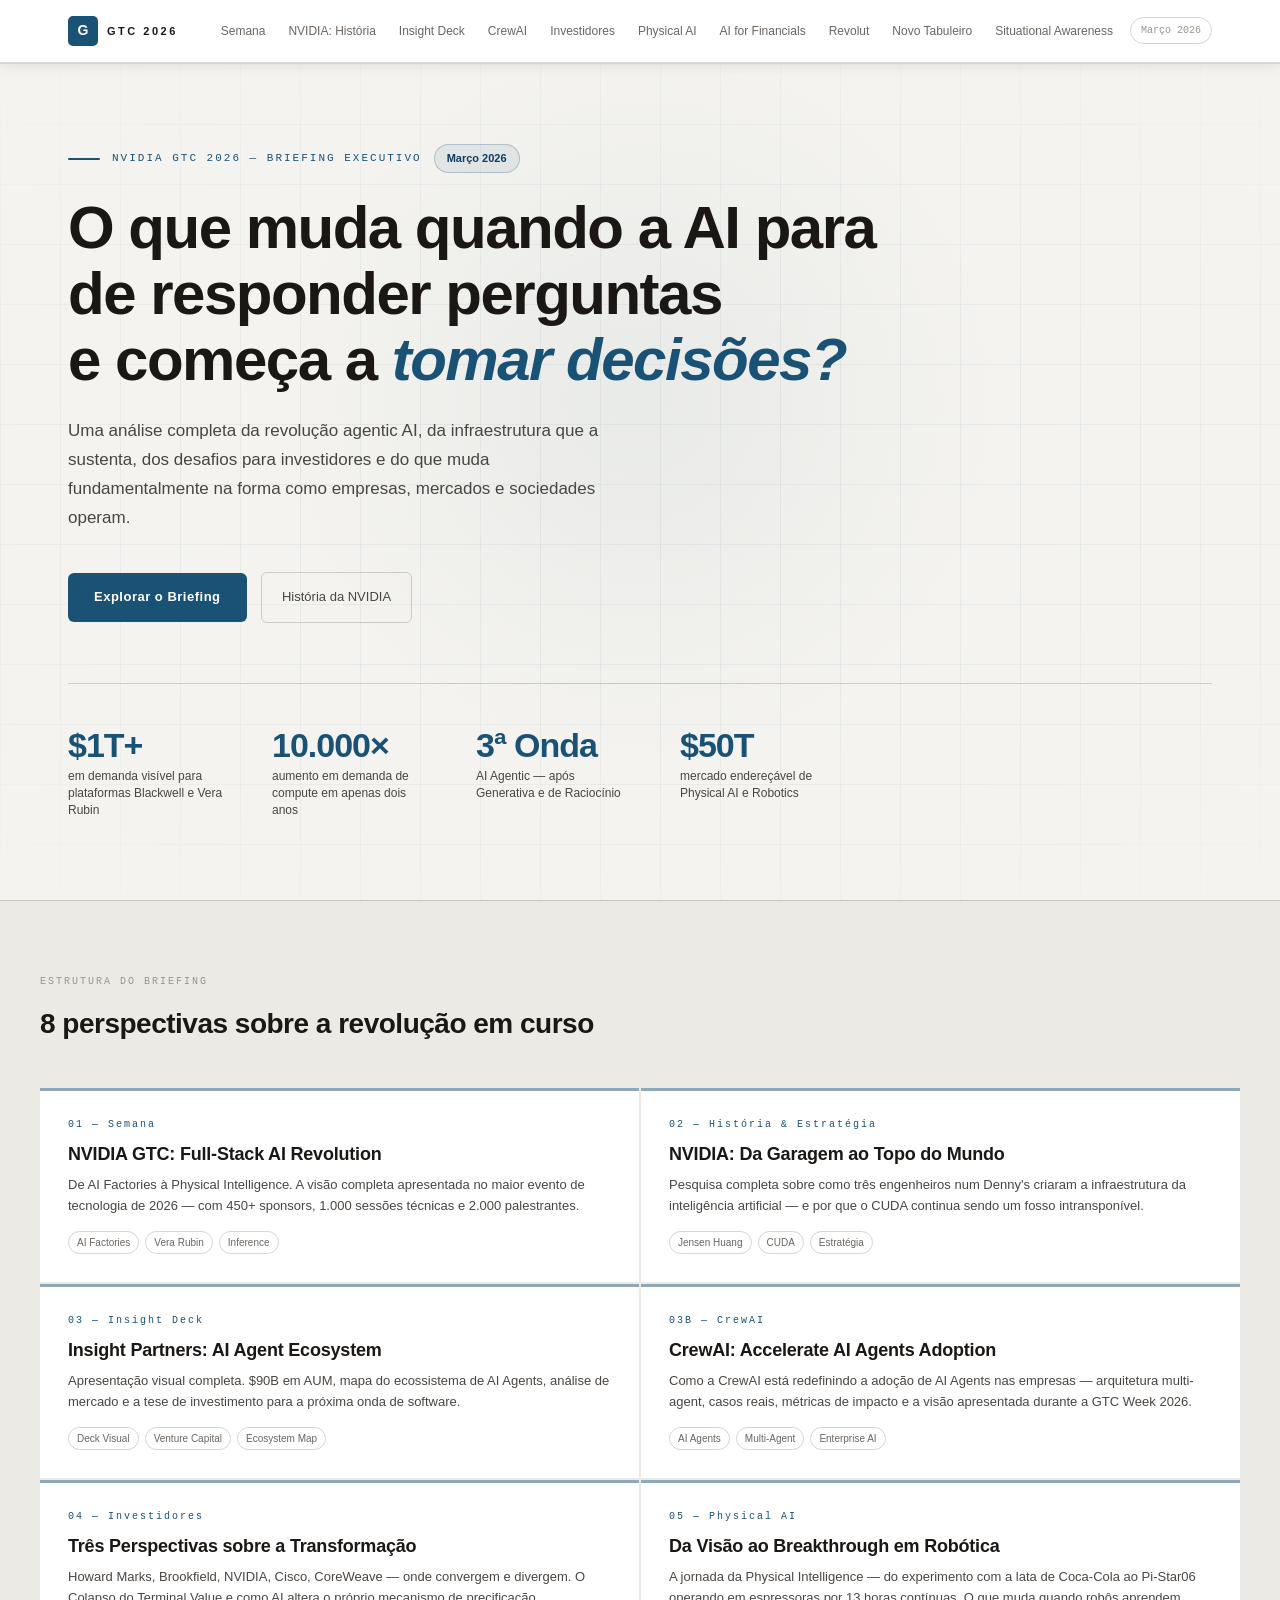
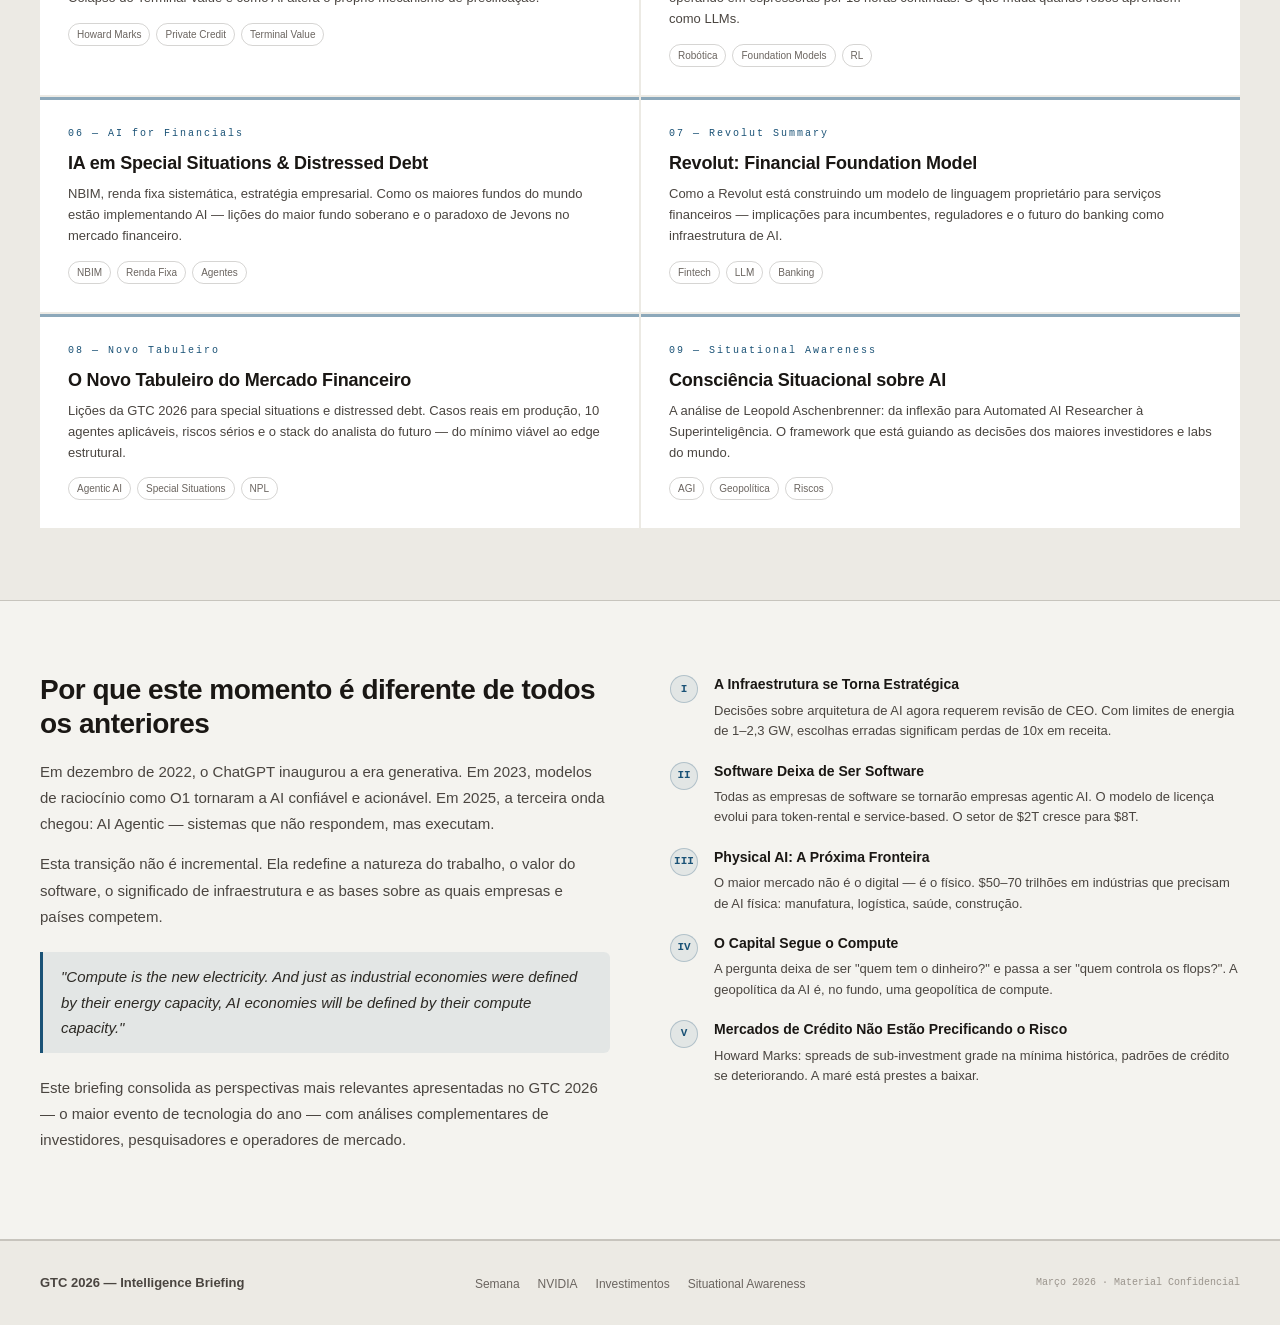
<file: index.html>
<!DOCTYPE html>
<html lang="pt-BR">
<head>
  <meta charset="UTF-8">
  <meta name="viewport" content="width=device-width, initial-scale=1.0">
  <title>NVIDIA GTC 2026 — Inteligência em Ação</title>
  <link rel="stylesheet" href="assets/style.css">
  <style>
    /* HERO */
    .hero { min-height: calc(100vh - var(--nav-h)); background: var(--bg); position: relative; overflow: hidden; display: flex; align-items: center; }
    .hero-grid-bg { position: absolute; inset: 0; background-image: linear-gradient(rgba(26,82,118,0.06) 1px, transparent 1px), linear-gradient(90deg, rgba(26,82,118,0.06) 1px, transparent 1px); background-size: 60px 60px; mask-image: radial-gradient(ellipse 80% 70% at 50% 50%, black 40%, transparent 100%); -webkit-mask-image: radial-gradient(ellipse 80% 70% at 50% 50%, black 40%, transparent 100%); }
    .hero-glow { position: absolute; width: 800px; height: 800px; border-radius: 50%; background: radial-gradient(circle, rgba(26,82,118,0.05) 0%, transparent 65%); top: 50%; left: 50%; transform: translate(-50%, -60%); pointer-events: none; }
    .hero-inner { max-width: var(--max-w); margin: 0 auto; padding: 0 28px; position: relative; z-index: 2; width: 100%; }
    .hero-eyebrow { display: flex; align-items: center; gap: 12px; margin-bottom: 22px; }
    .hero-eyebrow-line { width: 32px; height: 2px; background: var(--gold); border-radius: 2px; flex-shrink: 0; }
    .hero-eyebrow-text { font-family: var(--font-mono); font-size: 11px; letter-spacing: 2px; text-transform: uppercase; color: var(--gold); font-weight: 500; }
    .hero-tag { display: inline-block; background: var(--gold-dim); border: 1px solid var(--gold-border); color: var(--gold2); font-size: 11px; font-weight: 600; padding: 4px 12px; border-radius: 100px; }
    .hero-title { font-size: clamp(32px, 5vw, 60px); font-weight: 800; line-height: 1.1; color: var(--ink); max-width: 860px; margin-bottom: 24px; letter-spacing: -1.5px; }
    .hero-title em { font-style: italic; color: var(--gold); }
    .hero-desc { font-size: 17px; color: var(--muted); max-width: 540px; line-height: 1.7; margin-bottom: 40px; }
    .hero-cta { display: inline-flex; align-items: center; gap: 8px; background: var(--gold); color: #fff; font-weight: 700; font-size: 13px; letter-spacing: 0.5px; padding: 13px 26px; border-radius: 6px; text-decoration: none; transition: background 0.2s; }
    .hero-cta:hover { background: var(--gold2); }
    .hero-cta-ghost { display: inline-flex; align-items: center; gap: 8px; color: var(--muted); font-weight: 500; font-size: 13px; padding: 13px 20px; border-radius: 6px; border: 1px solid var(--border2); text-decoration: none; margin-left: 10px; transition: border-color 0.2s, color 0.2s; }
    .hero-cta-ghost:hover { border-color: var(--gold-border); color: var(--gold); }
    .hero-stats { display: flex; gap: 44px; margin-top: 60px; padding-top: 44px; border-top: 1px solid var(--border2); flex-wrap: wrap; }
    .hero-stat-val { font-size: 34px; font-weight: 800; color: var(--gold); letter-spacing: -1px; line-height: 1; }
    .hero-stat-lbl { font-size: 12px; color: var(--muted); margin-top: 6px; line-height: 1.45; max-width: 160px; }

    /* CHAPTERS */
    .chapters { background: var(--bg2); padding: 72px 28px; border-top: 1px solid var(--border2); border-bottom: 1px solid var(--border2); }
    .chapters-inner { max-width: var(--max-w); margin: 0 auto; }
    .chapters-header { margin-bottom: 40px; }
    .chapters-eyebrow { font-family: var(--font-mono); font-size: 10px; letter-spacing: 2px; text-transform: uppercase; color: var(--light); margin-bottom: 10px; }
    .chapters-title { font-size: 28px; font-weight: 700; color: var(--ink); letter-spacing: -0.5px; }
    .chapter-grid { display: grid; grid-template-columns: 1fr 1fr; gap: 2px; }
    .chapter-card { background: var(--surface); padding: 28px; text-decoration: none; display: flex; flex-direction: column; gap: 10px; position: relative; overflow: hidden; transition: background 0.15s, box-shadow 0.15s; }
    .chapter-card:hover { background: var(--surface2); box-shadow: inset 0 0 0 2px var(--gold-border); }
    .chapter-card::after { content: '→'; position: absolute; right: 28px; bottom: 28px; font-size: 18px; color: var(--gold); opacity: 0; transform: translateX(-6px); transition: opacity 0.15s, transform 0.15s; }
    .chapter-card:hover::after { opacity: 1; transform: translateX(0); }
    .chapter-num { font-family: var(--font-mono); font-size: 10px; letter-spacing: 2px; color: var(--gold); font-weight: 500; }
    .chapter-title { font-size: 18px; font-weight: 700; color: var(--ink); line-height: 1.25; letter-spacing: -0.2px; }
    .chapter-desc { font-size: 13px; color: var(--muted); line-height: 1.6; }
    .chapter-tags { display: flex; gap: 6px; flex-wrap: wrap; margin-top: 4px; }
    .chapter-tag { font-size: 10px; padding: 2px 8px; border-radius: 100px; border: 1px solid var(--border2); color: var(--muted2); font-weight: 500; }
    .chapter-card::before { content:''; position:absolute; top:0; left:0; right:0; height:3px; background:var(--gold); opacity:0.5; }

    /* CONTEXT */
    .context-section { padding: 72px 28px; }
    .context-inner { max-width: var(--max-w); margin: 0 auto; display: grid; grid-template-columns: 1fr 1fr; gap: 60px; align-items: start; }
    .context-heading { font-size: 28px; font-weight: 700; color: var(--ink); line-height: 1.2; margin-bottom: 18px; letter-spacing: -0.5px; }
    .context-body { font-size: 15px; color: var(--muted); line-height: 1.75; margin-bottom: 14px; }
    .context-quote { border-left: 3px solid var(--gold); padding: 12px 18px; margin: 22px 0; background: var(--gold-dim); border-radius: 0 6px 6px 0; }
    .context-quote p { font-size: 15px; font-style: italic; font-weight: 500; color: var(--ink2); }
    .pillars-list { display: flex; flex-direction: column; gap: 18px; }
    .pillar { display: flex; gap: 16px; align-items: flex-start; }
    .pillar-num { flex-shrink: 0; width: 28px; height: 28px; border-radius: 50%; background: var(--gold-dim); border: 1px solid var(--gold-border); display: flex; align-items: center; justify-content: center; font-family: var(--font-mono); font-size: 11px; font-weight: 600; color: var(--gold); margin-top: 2px; }
    .pillar-content h4 { font-size: 14px; font-weight: 700; color: var(--ink); margin-bottom: 4px; }
    .pillar-content p { font-size: 13px; color: var(--muted); line-height: 1.55; }

    @media(max-width:860px){
      .chapter-grid{grid-template-columns:1fr}
      .context-inner{grid-template-columns:1fr}
      .hero-stats{gap:28px}
    }
</style>
</head>
<body>

<!-- NAV -->
<nav class="site-nav">
  <div class="nav-inner">
    <a href="index.html" class="nav-logo">
      <div class="nav-logo-mark">G</div>
      <span class="nav-logo-text">GTC 2026</span>
    </a>
    <div class="nav-links">
      <a href="1_evento.html" class="nav-link">Semana</a>
      <a href="2_nvidia.html" class="nav-link">NVIDIA: História</a>
      <a href="3_insight_deck.html" class="nav-link">Insight Deck</a>
      <a href="3b_crewai.html" class="nav-link">CrewAI</a>
      <a href="4_ai_investimentos.html" class="nav-link">Investidores</a>
      <a href="5_physical_ai.html" class="nav-link">Physical AI</a>
      <a href="6_ia_capital_solutions.html" class="nav-link">AI for Financials</a>
      <a href="7_revolut_summary.html" class="nav-link">Revolut</a>
      <a href="8_novo_tabuleiro.html" class="nav-link">Novo Tabuleiro</a>
      <a href="9_situational_awareness.html" class="nav-link">Situational Awareness</a>
    </div>
    <div class="nav-tag">Março 2026</div>
  </div>
</nav>

<!-- HERO -->
<section class="hero">
  <div class="hero-grid-bg"></div>
  <div class="hero-glow"></div>
  <div class="hero-inner">
    <div class="hero-eyebrow fade-in">
      <div class="hero-eyebrow-line"></div>
      <span class="hero-eyebrow-text">NVIDIA GTC 2026 — Briefing Executivo</span>
      <span class="hero-tag">Março 2026</span>
    </div>
    <h1 class="hero-title fade-in-2">
      O que muda quando a AI para de responder perguntas<br>
      e começa a <em>tomar decisões?</em>
    </h1>
    <p class="hero-desc fade-in-3">
      Uma análise completa da revolução agentic AI, da infraestrutura que a sustenta, dos desafios para investidores e do que muda fundamentalmente na forma como empresas, mercados e sociedades operam.
    </p>
    <div class="fade-in-3">
      <a href="1_evento.html" class="hero-cta">Explorar o Briefing</a>
      <a href="2_nvidia.html" class="hero-cta-ghost">História da NVIDIA</a>
    </div>
    <div class="hero-stats fade-in-3">
      <div>
        <div class="hero-stat-val">$1T+</div>
        <div class="hero-stat-lbl">em demanda visível para plataformas Blackwell e Vera Rubin</div>
      </div>
      <div>
        <div class="hero-stat-val">10.000×</div>
        <div class="hero-stat-lbl">aumento em demanda de compute em apenas dois anos</div>
      </div>
      <div>
        <div class="hero-stat-val">3ª Onda</div>
        <div class="hero-stat-lbl">AI Agentic — após Generativa e de Raciocínio</div>
      </div>
      <div>
        <div class="hero-stat-val">$50T</div>
        <div class="hero-stat-lbl">mercado endereçável de Physical AI e Robotics</div>
      </div>
    </div>
  </div>
</section>

<!-- CHAPTERS -->
<section class="chapters">
  <div class="chapters-inner">
    <div class="chapters-header">
      <div class="chapters-eyebrow">Estrutura do Briefing</div>
      <h2 class="chapters-title">8 perspectivas sobre a revolução em curso</h2>
    </div>
    <div class="chapter-grid">

      <a href="1_evento.html" class="chapter-card" data-color="gold">
        <div class="chapter-num">01 — Semana</div>
        <div class="chapter-title">NVIDIA GTC: Full-Stack AI Revolution</div>
        <div class="chapter-desc">De AI Factories à Physical Intelligence. A visão completa apresentada no maior evento de tecnologia de 2026 — com 450+ sponsors, 1.000 sessões técnicas e 2.000 palestrantes.</div>
        <div class="chapter-tags">
          <span class="chapter-tag">AI Factories</span>
          <span class="chapter-tag">Vera Rubin</span>
          <span class="chapter-tag">Inference</span>
        </div>
      </a>

      <a href="2_nvidia.html" class="chapter-card" data-color="blue">
        <div class="chapter-num">02 — História & Estratégia</div>
        <div class="chapter-title">NVIDIA: Da Garagem ao Topo do Mundo</div>
        <div class="chapter-desc">Pesquisa completa sobre como três engenheiros num Denny's criaram a infraestrutura da inteligência artificial — e por que o CUDA continua sendo um fosso intransponível.</div>
        <div class="chapter-tags">
          <span class="chapter-tag">Jensen Huang</span>
          <span class="chapter-tag">CUDA</span>
          <span class="chapter-tag">Estratégia</span>
        </div>
      </a>

      <a href="3_insight_deck.html" class="chapter-card" data-color="red">
        <div class="chapter-num">03 — Insight Deck</div>
        <div class="chapter-title">Insight Partners: AI Agent Ecosystem</div>
        <div class="chapter-desc">Apresentação visual completa. $90B em AUM, mapa do ecossistema de AI Agents, análise de mercado e a tese de investimento para a próxima onda de software.</div>
        <div class="chapter-tags">
          <span class="chapter-tag">Deck Visual</span>
          <span class="chapter-tag">Venture Capital</span>
          <span class="chapter-tag">Ecosystem Map</span>
        </div>
      </a>
      <a href="3b_crewai.html" class="chapter-card" data-color="red">
        <div class="chapter-num">03B — CrewAI</div>
        <div class="chapter-title">CrewAI: Accelerate AI Agents Adoption</div>
        <div class="chapter-desc">Como a CrewAI está redefinindo a adoção de AI Agents nas empresas — arquitetura multi-agent, casos reais, métricas de impacto e a visão apresentada durante a GTC Week 2026.</div>
        <div class="chapter-tags">
          <span class="chapter-tag">AI Agents</span>
          <span class="chapter-tag">Multi-Agent</span>
          <span class="chapter-tag">Enterprise AI</span>
        </div>
      </a>

      <a href="4_ai_investimentos.html" class="chapter-card" data-color="green">
        <div class="chapter-num">04 — Investidores</div>
        <div class="chapter-title">Três Perspectivas sobre a Transformação</div>
        <div class="chapter-desc">Howard Marks, Brookfield, NVIDIA, Cisco, CoreWeave — onde convergem e divergem. O Colapso do Terminal Value e como AI altera o próprio mecanismo de precificação.</div>
        <div class="chapter-tags">
          <span class="chapter-tag">Howard Marks</span>
          <span class="chapter-tag">Private Credit</span>
          <span class="chapter-tag">Terminal Value</span>
        </div>
      </a>

      <a href="5_physical_ai.html" class="chapter-card" data-color="gold">
        <div class="chapter-num">05 — Physical AI</div>
        <div class="chapter-title">Da Visão ao Breakthrough em Robótica</div>
        <div class="chapter-desc">A jornada da Physical Intelligence — do experimento com a lata de Coca-Cola ao Pi-Star06 operando em espressoras por 13 horas contínuas. O que muda quando robôs aprendem como LLMs.</div>
        <div class="chapter-tags">
          <span class="chapter-tag">Robótica</span>
          <span class="chapter-tag">Foundation Models</span>
          <span class="chapter-tag">RL</span>
        </div>
      </a>

      <a href="6_ia_capital_solutions.html" class="chapter-card" data-color="blue">
        <div class="chapter-num">06 — AI for Financials</div>
        <div class="chapter-title">IA em Special Situations & Distressed Debt</div>
        <div class="chapter-desc">NBIM, renda fixa sistemática, estratégia empresarial. Como os maiores fundos do mundo estão implementando AI — lições do maior fundo soberano e o paradoxo de Jevons no mercado financeiro.</div>
        <div class="chapter-tags">
          <span class="chapter-tag">NBIM</span>
          <span class="chapter-tag">Renda Fixa</span>
          <span class="chapter-tag">Agentes</span>
        </div>
      </a>

      <a href="7_revolut_summary.html" class="chapter-card" data-color="green">
        <div class="chapter-num">07 — Revolut Summary</div>
        <div class="chapter-title">Revolut: Financial Foundation Model</div>
        <div class="chapter-desc">Como a Revolut está construindo um modelo de linguagem proprietário para serviços financeiros — implicações para incumbentes, reguladores e o futuro do banking como infraestrutura de AI.</div>
        <div class="chapter-tags">
          <span class="chapter-tag">Fintech</span>
          <span class="chapter-tag">LLM</span>
          <span class="chapter-tag">Banking</span>
        </div>
      </a>

      <a href="8_novo_tabuleiro.html" class="chapter-card" data-color="blue">
        <div class="chapter-num">08 — Novo Tabuleiro</div>
        <div class="chapter-title">O Novo Tabuleiro do Mercado Financeiro</div>
        <div class="chapter-desc">Lições da GTC 2026 para special situations e distressed debt. Casos reais em produção, 10 agentes aplicáveis, riscos sérios e o stack do analista do futuro — do mínimo viável ao edge estrutural.</div>
        <div class="chapter-tags">
          <span class="chapter-tag">Agentic AI</span>
          <span class="chapter-tag">Special Situations</span>
          <span class="chapter-tag">NPL</span>
        </div>
      </a>

      <a href="9_situational_awareness.html" class="chapter-card" data-color="red">
        <div class="chapter-num">09 — Situational Awareness</div>
        <div class="chapter-title">Consciência Situacional sobre AI</div>
        <div class="chapter-desc">A análise de Leopold Aschenbrenner: da inflexão para Automated AI Researcher à Superinteligência. O framework que está guiando as decisões dos maiores investidores e labs do mundo.</div>
        <div class="chapter-tags">
          <span class="chapter-tag">AGI</span>
          <span class="chapter-tag">Geopolítica</span>
          <span class="chapter-tag">Riscos</span>
        </div>
      </a>

    </div>
  </div>
</section>

<!-- CONTEXT -->
<section class="context-section">
  <div class="context-inner">
    <div>
      <h2 class="context-heading">Por que este momento é diferente de todos os anteriores</h2>
      <p class="context-body">
        Em dezembro de 2022, o ChatGPT inaugurou a era generativa. Em 2023, modelos de raciocínio como O1 tornaram a AI confiável e acionável. Em 2025, a terceira onda chegou: AI Agentic — sistemas que não respondem, mas executam.
      </p>
      <p class="context-body">
        Esta transição não é incremental. Ela redefine a natureza do trabalho, o valor do software, o significado de infraestrutura e as bases sobre as quais empresas e países competem.
      </p>
      <div class="context-quote">
        <p>"Compute is the new electricity. And just as industrial economies were defined by their energy capacity, AI economies will be defined by their compute capacity."</p>
      </div>
      <p class="context-body">
        Este briefing consolida as perspectivas mais relevantes apresentadas no GTC 2026 — o maior evento de tecnologia do ano — com análises complementares de investidores, pesquisadores e operadores de mercado.
      </p>
    </div>
    <div>
      <div class="pillars-list">
        <div class="pillar">
          <div class="pillar-num">I</div>
          <div class="pillar-content">
            <h4>A Infraestrutura se Torna Estratégica</h4>
            <p>Decisões sobre arquitetura de AI agora requerem revisão de CEO. Com limites de energia de 1–2,3 GW, escolhas erradas significam perdas de 10x em receita.</p>
          </div>
        </div>
        <div class="pillar">
          <div class="pillar-num">II</div>
          <div class="pillar-content">
            <h4>Software Deixa de Ser Software</h4>
            <p>Todas as empresas de software se tornarão empresas agentic AI. O modelo de licença evolui para token-rental e service-based. O setor de $2T cresce para $8T.</p>
          </div>
        </div>
        <div class="pillar">
          <div class="pillar-num">III</div>
          <div class="pillar-content">
            <h4>Physical AI: A Próxima Fronteira</h4>
            <p>O maior mercado não é o digital — é o físico. $50–70 trilhões em indústrias que precisam de AI física: manufatura, logística, saúde, construção.</p>
          </div>
        </div>
        <div class="pillar">
          <div class="pillar-num">IV</div>
          <div class="pillar-content">
            <h4>O Capital Segue o Compute</h4>
            <p>A pergunta deixa de ser "quem tem o dinheiro?" e passa a ser "quem controla os flops?". A geopolítica da AI é, no fundo, uma geopolítica de compute.</p>
          </div>
        </div>
        <div class="pillar">
          <div class="pillar-num">V</div>
          <div class="pillar-content">
            <h4>Mercados de Crédito Não Estão Precificando o Risco</h4>
            <p>Howard Marks: spreads de sub-investment grade na mínima histórica, padrões de crédito se deteriorando. A maré está prestes a baixar.</p>
          </div>
        </div>
      </div>
    </div>
  </div>
</section>

<!-- FOOTER -->
<footer class="site-footer">
  <div class="footer-inner">
    <div class="footer-brand">GTC 2026 — Intelligence Briefing</div>
    <ul class="footer-links">
      <li><a href="1_evento.html">Semana</a></li>
      <li><a href="2_nvidia.html">NVIDIA</a></li>
      <li><a href="4_ai_investimentos.html">Investimentos</a></li>
      <li><a href="9_situational_awareness.html">Situational Awareness</a></li>
    </ul>
    <div class="footer-note">Março 2026 · Material Confidencial</div>
  </div>
</footer>

<script src="assets/nav.js"></script>
</body>
</html>
</file>
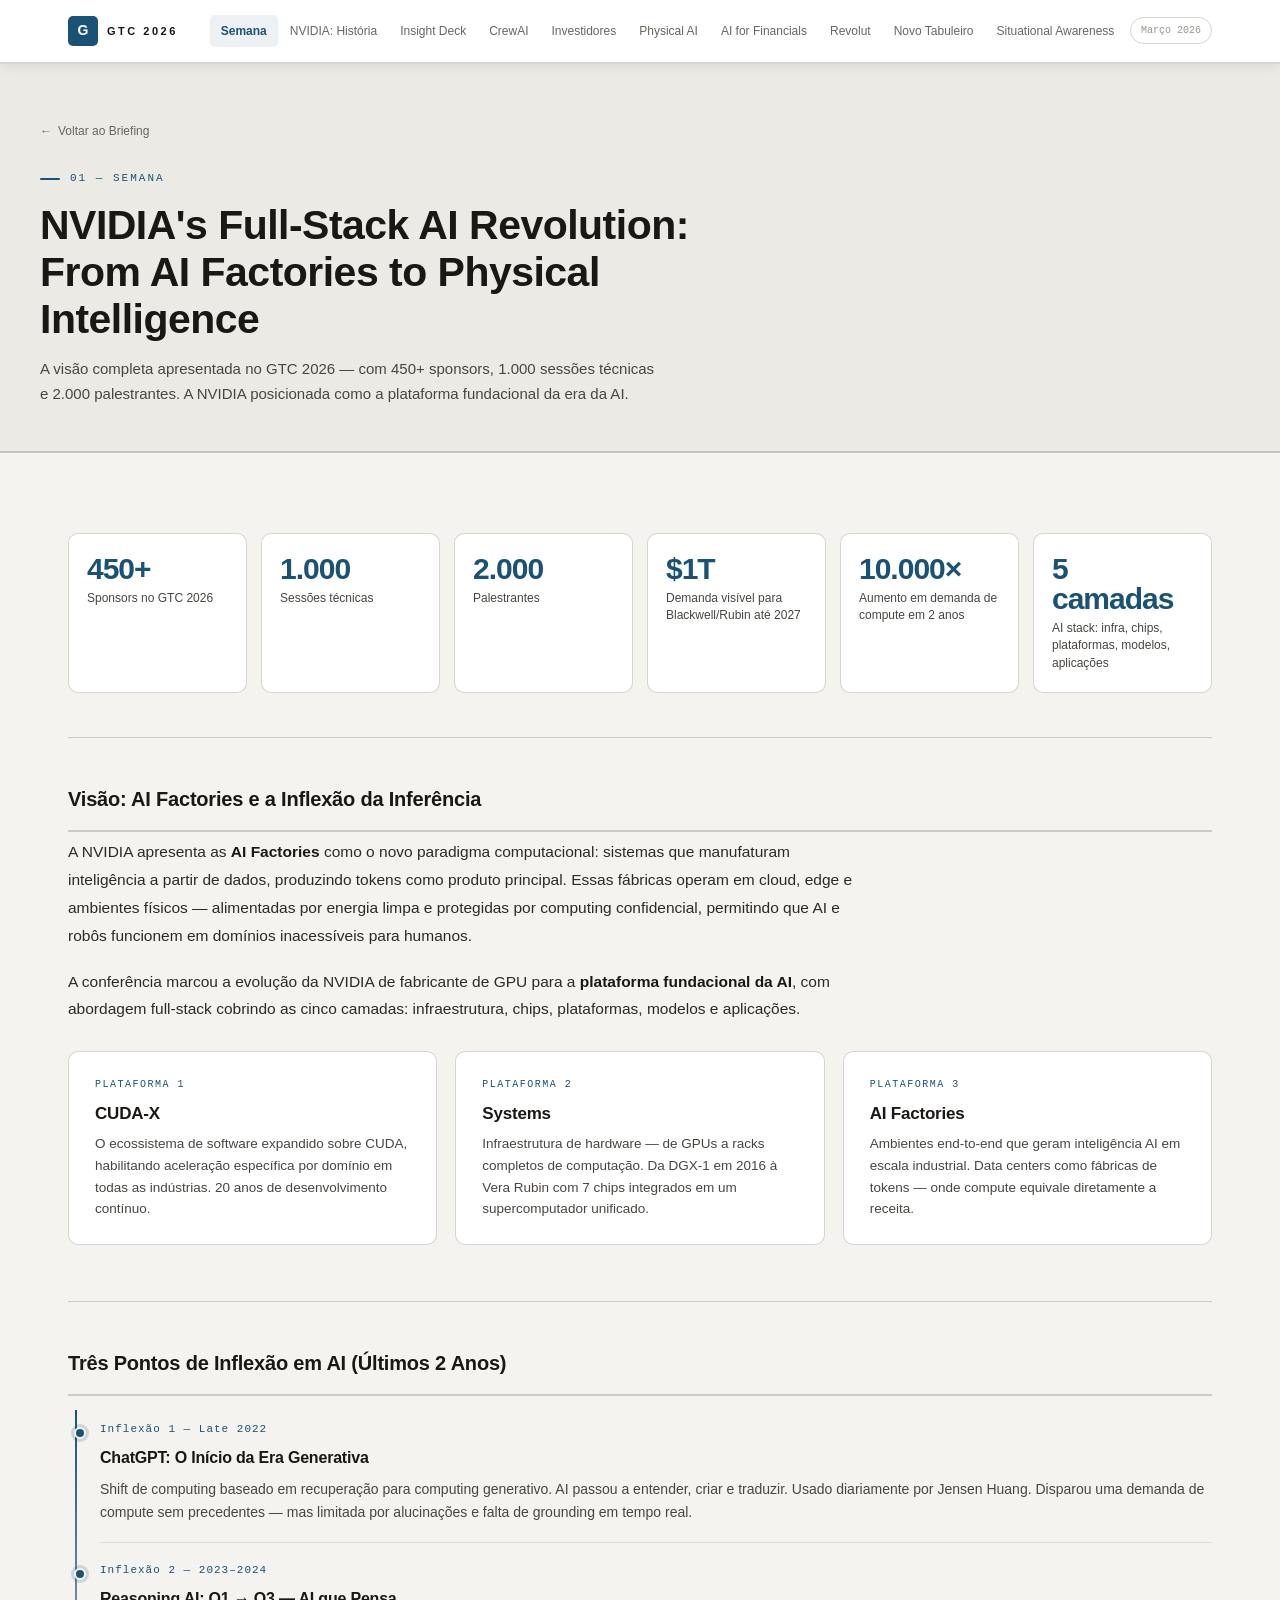
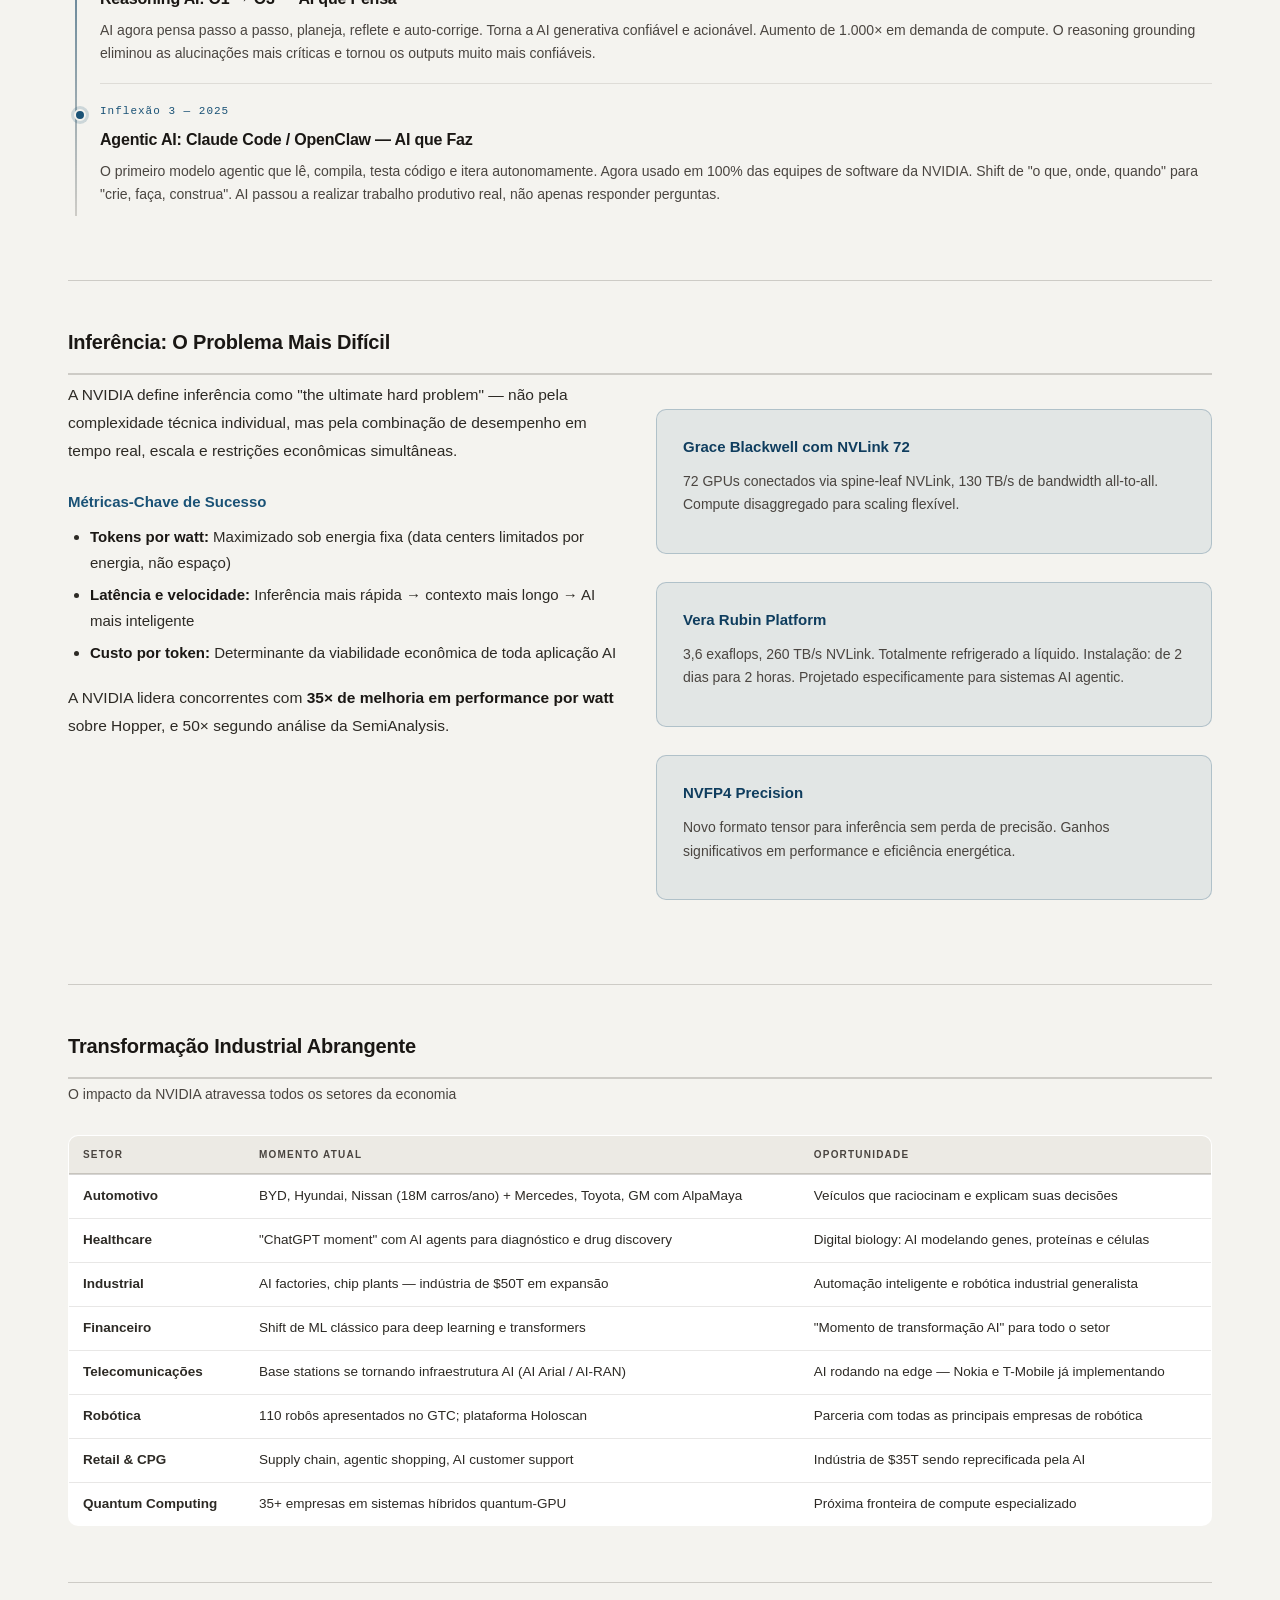
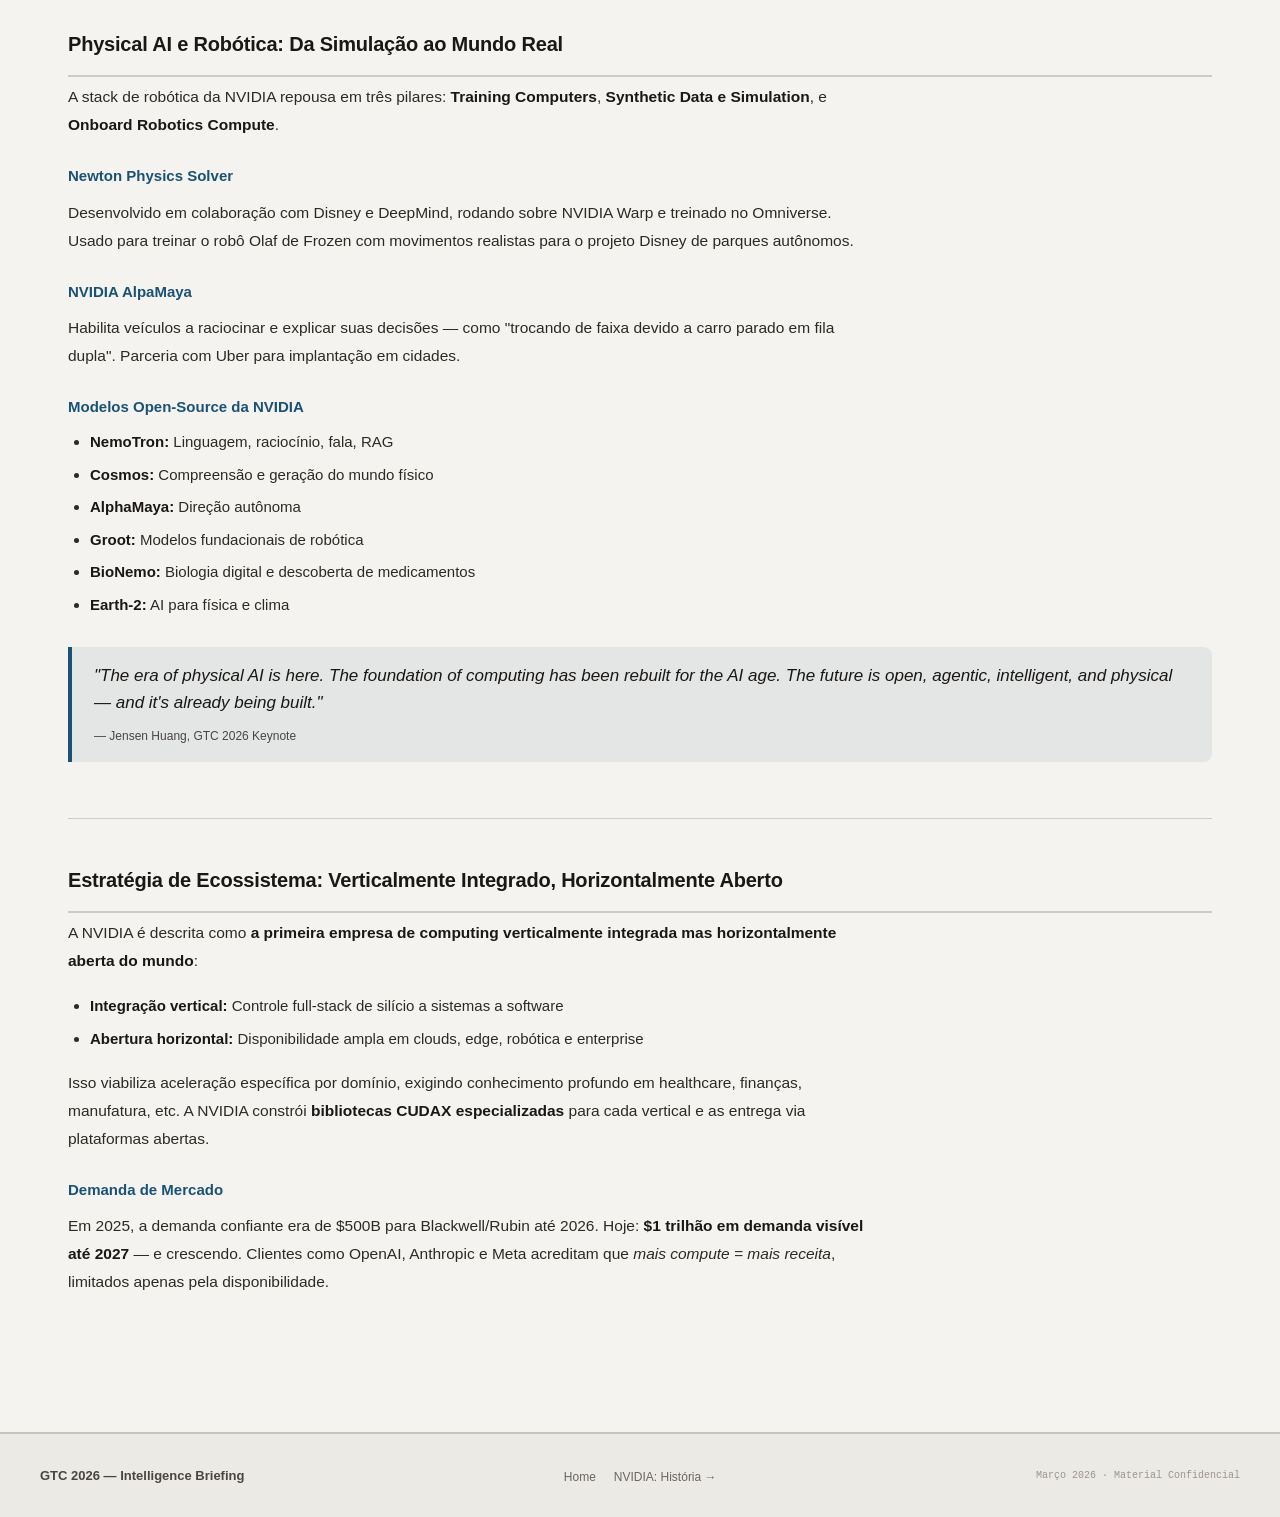
<file: 1_evento.html>
<!DOCTYPE html>
<html lang="pt-BR">
<head>
  <meta charset="UTF-8">
  <meta name="viewport" content="width=device-width, initial-scale=1.0">
  <title>Evento — GTC 2026</title>
  <link rel="stylesheet" href="assets/style.css">
</head>
<body>

<nav class="site-nav">
  <div class="nav-inner">
    <a href="index.html" class="nav-logo">
      <div class="nav-logo-mark">G</div>
      <span class="nav-logo-text">GTC 2026</span>
    </a>
    <div class="nav-links">
      <a href="1_evento.html" class="nav-link active">Semana</a>
      <a href="2_nvidia.html" class="nav-link">NVIDIA: História</a>
      <a href="3_insight_deck.html" class="nav-link">Insight Deck</a>
      <a href="3b_crewai.html" class="nav-link">CrewAI</a>
      <a href="4_ai_investimentos.html" class="nav-link">Investidores</a>
      <a href="5_physical_ai.html" class="nav-link">Physical AI</a>
      <a href="6_ia_capital_solutions.html" class="nav-link">AI for Financials</a>
      <a href="7_revolut_summary.html" class="nav-link">Revolut</a>
      <a href="8_novo_tabuleiro.html" class="nav-link">Novo Tabuleiro</a>
      <a href="9_situational_awareness.html" class="nav-link">Situational Awareness</a>
    </div>
    <div class="nav-tag">Março 2026</div>
  </div>
</nav>

<div class="page-header">
  <div class="page-header-inner">
    <a href="index.html" class="back-link">Voltar ao Briefing</a>
    <div class="page-eyebrow">01 — Semana</div>
    <h1 class="page-title">NVIDIA's Full-Stack AI Revolution:<br>From AI Factories to Physical Intelligence</h1>
    <p class="page-subtitle">A visão completa apresentada no GTC 2026 — com 450+ sponsors, 1.000 sessões técnicas e 2.000 palestrantes. A NVIDIA posicionada como a plataforma fundacional da era da AI.</p>
  </div>
</div>

<main class="page-main">

  <!-- STATS -->
  <div class="stat-grid fade-in">
    <div class="stat-block">
      <div class="stat-value">450+</div>
      <div class="stat-label">Sponsors no GTC 2026</div>
    </div>
    <div class="stat-block">
      <div class="stat-value">1.000</div>
      <div class="stat-label">Sessões técnicas</div>
    </div>
    <div class="stat-block">
      <div class="stat-value">2.000</div>
      <div class="stat-label">Palestrantes</div>
    </div>
    <div class="stat-block">
      <div class="stat-value">$1T</div>
      <div class="stat-label">Demanda visível para Blackwell/Rubin até 2027</div>
    </div>
    <div class="stat-block">
      <div class="stat-value">10.000×</div>
      <div class="stat-label">Aumento em demanda de compute em 2 anos</div>
    </div>
    <div class="stat-block">
      <div class="stat-value">5 camadas</div>
      <div class="stat-label">AI stack: infra, chips, plataformas, modelos, aplicações</div>
    </div>
  </div>

  <div class="divider"></div>

  <!-- VISION -->
  <div class="section-block">
    <h2 class="section-title">Visão: AI Factories e a Inflexão da Inferência</h2>
    <div class="prose">
      <p>A NVIDIA apresenta as <strong>AI Factories</strong> como o novo paradigma computacional: sistemas que manufaturam inteligência a partir de dados, produzindo tokens como produto principal. Essas fábricas operam em cloud, edge e ambientes físicos — alimentadas por energia limpa e protegidas por computing confidencial, permitindo que AI e robôs funcionem em domínios inacessíveis para humanos.</p>
      <p>A conferência marcou a evolução da NVIDIA de fabricante de GPU para a <strong>plataforma fundacional da AI</strong>, com abordagem full-stack cobrindo as cinco camadas: infraestrutura, chips, plataformas, modelos e aplicações.</p>
    </div>

    <div class="card-grid">
      <div class="card">
        <div class="card-label">Plataforma 1</div>
        <div class="card-title">CUDA-X</div>
        <div class="card-body">O ecossistema de software expandido sobre CUDA, habilitando aceleração específica por domínio em todas as indústrias. 20 anos de desenvolvimento contínuo.</div>
      </div>
      <div class="card">
        <div class="card-label">Plataforma 2</div>
        <div class="card-title">Systems</div>
        <div class="card-body">Infraestrutura de hardware — de GPUs a racks completos de computação. Da DGX-1 em 2016 à Vera Rubin com 7 chips integrados em um supercomputador unificado.</div>
      </div>
      <div class="card">
        <div class="card-label">Plataforma 3</div>
        <div class="card-title">AI Factories</div>
        <div class="card-body">Ambientes end-to-end que geram inteligência AI em escala industrial. Data centers como fábricas de tokens — onde compute equivale diretamente a receita.</div>
      </div>
    </div>
  </div>

  <div class="divider"></div>

  <!-- THREE INFLECTIONS -->
  <div class="section-block">
    <h2 class="section-title">Três Pontos de Inflexão em AI (Últimos 2 Anos)</h2>
    <div class="timeline">
      <div class="timeline-item">
        <div class="timeline-year">Inflexão 1 — Late 2022</div>
        <div class="timeline-title">ChatGPT: O Início da Era Generativa</div>
        <div class="timeline-body">Shift de computing baseado em recuperação para computing generativo. AI passou a entender, criar e traduzir. Usado diariamente por Jensen Huang. Disparou uma demanda de compute sem precedentes — mas limitada por alucinações e falta de grounding em tempo real.</div>
      </div>
      <div class="timeline-item">
        <div class="timeline-year">Inflexão 2 — 2023–2024</div>
        <div class="timeline-title">Reasoning AI: O1 → O3 — AI que Pensa</div>
        <div class="timeline-body">AI agora pensa passo a passo, planeja, reflete e auto-corrige. Torna a AI generativa confiável e acionável. Aumento de 1.000× em demanda de compute. O reasoning grounding eliminou as alucinações mais críticas e tornou os outputs muito mais confiáveis.</div>
      </div>
      <div class="timeline-item">
        <div class="timeline-year">Inflexão 3 — 2025</div>
        <div class="timeline-title">Agentic AI: Claude Code / OpenClaw — AI que Faz</div>
        <div class="timeline-body">O primeiro modelo agentic que lê, compila, testa código e itera autonomamente. Agora usado em 100% das equipes de software da NVIDIA. Shift de "o que, onde, quando" para "crie, faça, construa". AI passou a realizar trabalho produtivo real, não apenas responder perguntas.</div>
      </div>
    </div>
  </div>

  <div class="divider"></div>

  <!-- INFERENCE -->
  <div class="section-block">
    <h2 class="section-title">Inferência: O Problema Mais Difícil</h2>
    <div class="two-col">
      <div class="prose">
        <p>A NVIDIA define inferência como "the ultimate hard problem" — não pela complexidade técnica individual, mas pela combinação de desempenho em tempo real, escala e restrições econômicas simultâneas.</p>
        <h3>Métricas-Chave de Sucesso</h3>
        <ul>
          <li><strong>Tokens por watt:</strong> Maximizado sob energia fixa (data centers limitados por energia, não espaço)</li>
          <li><strong>Latência e velocidade:</strong> Inferência mais rápida → contexto mais longo → AI mais inteligente</li>
          <li><strong>Custo por token:</strong> Determinante da viabilidade econômica de toda aplicação AI</li>
        </ul>
        <p>A NVIDIA lidera concorrentes com <strong>35× de melhoria em performance por watt</strong> sobre Hopper, e 50× segundo análise da SemiAnalysis.</p>
      </div>
      <div>
        <div class="highlight-box">
          <h3>Grace Blackwell com NVLink 72</h3>
          <p style="color:var(--muted);font-size:14px;margin-bottom:12px">72 GPUs conectados via spine-leaf NVLink, 130 TB/s de bandwidth all-to-all. Compute disaggregado para scaling flexível.</p>
        </div>
        <div class="highlight-box" style="margin-top:16px">
          <h3>Vera Rubin Platform</h3>
          <p style="color:var(--muted);font-size:14px;margin-bottom:12px">3,6 exaflops, 260 TB/s NVLink. Totalmente refrigerado a líquido. Instalação: de 2 dias para 2 horas. Projetado especificamente para sistemas AI agentic.</p>
        </div>
        <div class="highlight-box" style="margin-top:16px">
          <h3>NVFP4 Precision</h3>
          <p style="color:var(--muted);font-size:14px;margin-bottom:12px">Novo formato tensor para inferência sem perda de precisão. Ganhos significativos em performance e eficiência energética.</p>
        </div>
      </div>
    </div>
  </div>

  <div class="divider"></div>

  <!-- INDUSTRIES -->
  <div class="section-block">
    <h2 class="section-title">Transformação Industrial Abrangente</h2>
    <p class="section-subtitle">O impacto da NVIDIA atravessa todos os setores da economia</p>

    <table class="data-table">
      <thead>
        <tr>
          <th>Setor</th>
          <th>Momento Atual</th>
          <th>Oportunidade</th>
        </tr>
      </thead>
      <tbody>
        <tr>
          <td><strong>Automotivo</strong></td>
          <td>BYD, Hyundai, Nissan (18M carros/ano) + Mercedes, Toyota, GM com AlpaMaya</td>
          <td>Veículos que raciocinam e explicam suas decisões</td>
        </tr>
        <tr>
          <td><strong>Healthcare</strong></td>
          <td>"ChatGPT moment" com AI agents para diagnóstico e drug discovery</td>
          <td>Digital biology: AI modelando genes, proteínas e células</td>
        </tr>
        <tr>
          <td><strong>Industrial</strong></td>
          <td>AI factories, chip plants — indústria de $50T em expansão</td>
          <td>Automação inteligente e robótica industrial generalista</td>
        </tr>
        <tr>
          <td><strong>Financeiro</strong></td>
          <td>Shift de ML clássico para deep learning e transformers</td>
          <td>"Momento de transformação AI" para todo o setor</td>
        </tr>
        <tr>
          <td><strong>Telecomunicações</strong></td>
          <td>Base stations se tornando infraestrutura AI (AI Arial / AI-RAN)</td>
          <td>AI rodando na edge — Nokia e T-Mobile já implementando</td>
        </tr>
        <tr>
          <td><strong>Robótica</strong></td>
          <td>110 robôs apresentados no GTC; plataforma Holoscan</td>
          <td>Parceria com todas as principais empresas de robótica</td>
        </tr>
        <tr>
          <td><strong>Retail &amp; CPG</strong></td>
          <td>Supply chain, agentic shopping, AI customer support</td>
          <td>Indústria de $35T sendo reprecificada pela AI</td>
        </tr>
        <tr>
          <td><strong>Quantum Computing</strong></td>
          <td>35+ empresas em sistemas híbridos quantum-GPU</td>
          <td>Próxima fronteira de compute especializado</td>
        </tr>
      </tbody>
    </table>
  </div>

  <div class="divider"></div>

  <!-- PHYSICAL AI -->
  <div class="section-block">
    <h2 class="section-title">Physical AI e Robótica: Da Simulação ao Mundo Real</h2>
    <div class="prose">
      <p>A stack de robótica da NVIDIA repousa em três pilares: <strong>Training Computers</strong>, <strong>Synthetic Data e Simulation</strong>, e <strong>Onboard Robotics Compute</strong>.</p>

      <h3>Newton Physics Solver</h3>
      <p>Desenvolvido em colaboração com Disney e DeepMind, rodando sobre NVIDIA Warp e treinado no Omniverse. Usado para treinar o robô Olaf de Frozen com movimentos realistas para o projeto Disney de parques autônomos.</p>

      <h3>NVIDIA AlpaMaya</h3>
      <p>Habilita veículos a raciocinar e explicar suas decisões — como "trocando de faixa devido a carro parado em fila dupla". Parceria com Uber para implantação em cidades.</p>

      <h3>Modelos Open-Source da NVIDIA</h3>
      <ul>
        <li><strong>NemoTron:</strong> Linguagem, raciocínio, fala, RAG</li>
        <li><strong>Cosmos:</strong> Compreensão e geração do mundo físico</li>
        <li><strong>AlphaMaya:</strong> Direção autônoma</li>
        <li><strong>Groot:</strong> Modelos fundacionais de robótica</li>
        <li><strong>BioNemo:</strong> Biologia digital e descoberta de medicamentos</li>
        <li><strong>Earth-2:</strong> AI para física e clima</li>
      </ul>
    </div>

    <div class="pullquote">
      <p>"The era of physical AI is here. The foundation of computing has been rebuilt for the AI age. The future is open, agentic, intelligent, and physical — and it's already being built."</p>
      <cite>— Jensen Huang, GTC 2026 Keynote</cite>
    </div>
  </div>

  <div class="divider"></div>

  <!-- ECOSYSTEM -->
  <div class="section-block">
    <h2 class="section-title">Estratégia de Ecossistema: Verticalmente Integrado, Horizontalmente Aberto</h2>
    <div class="prose">
      <p>A NVIDIA é descrita como <strong>a primeira empresa de computing verticalmente integrada mas horizontalmente aberta do mundo</strong>:</p>
      <ul>
        <li><strong>Integração vertical:</strong> Controle full-stack de silício a sistemas a software</li>
        <li><strong>Abertura horizontal:</strong> Disponibilidade ampla em clouds, edge, robótica e enterprise</li>
      </ul>
      <p>Isso viabiliza aceleração específica por domínio, exigindo conhecimento profundo em healthcare, finanças, manufatura, etc. A NVIDIA constrói <strong>bibliotecas CUDAX especializadas</strong> para cada vertical e as entrega via plataformas abertas.</p>

      <h3>Demanda de Mercado</h3>
      <p>Em 2025, a demanda confiante era de $500B para Blackwell/Rubin até 2026. Hoje: <strong>$1 trilhão em demanda visível até 2027</strong> — e crescendo. Clientes como OpenAI, Anthropic e Meta acreditam que <em>mais compute = mais receita</em>, limitados apenas pela disponibilidade.</p>
    </div>
  </div>

</main>

<footer class="site-footer">
  <div class="footer-inner">
    <div class="footer-brand">GTC 2026 — Intelligence Briefing</div>
    <ul class="footer-links">
      <li><a href="index.html">Home</a></li>
      <li><a href="2_nvidia.html">NVIDIA: História →</a></li>
    </ul>
    <div class="footer-note">Março 2026 · Material Confidencial</div>
  </div>
</footer>

<script src="assets/nav.js"></script>
</body>
</html>
</file>
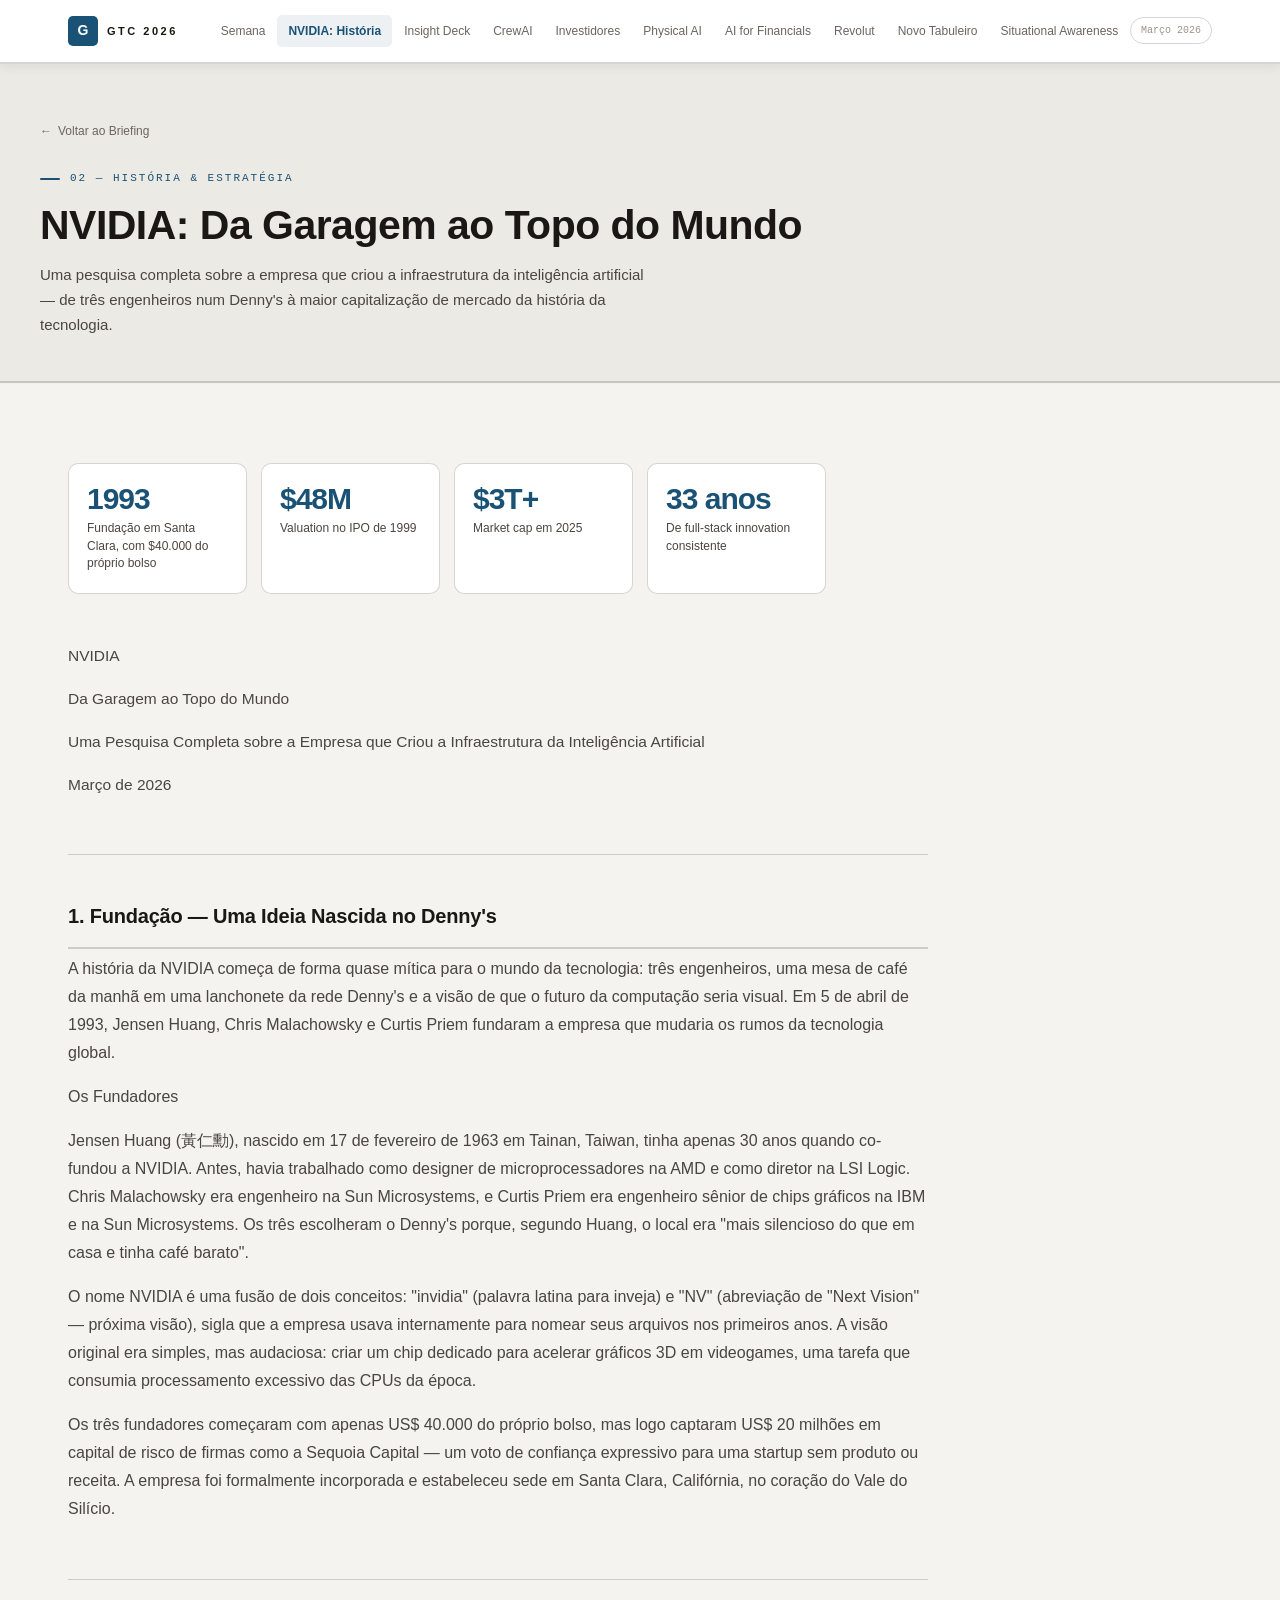
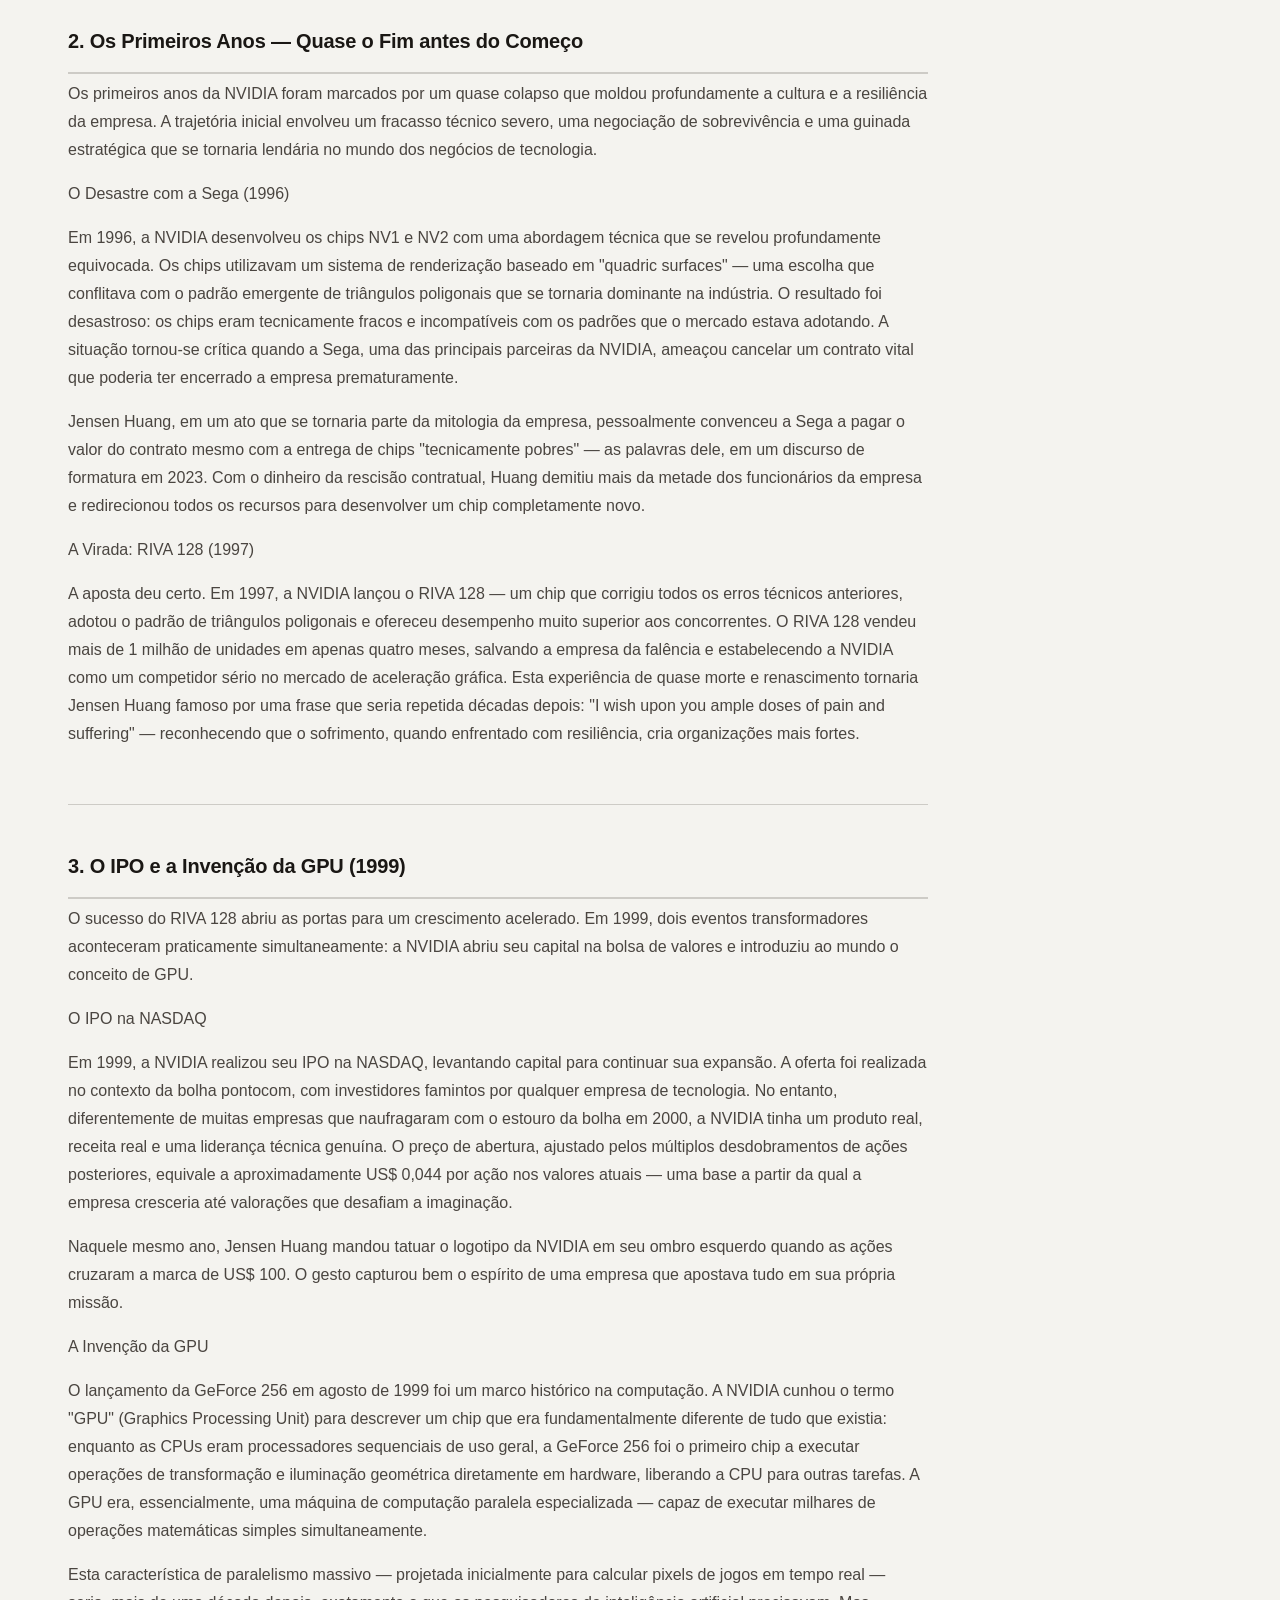
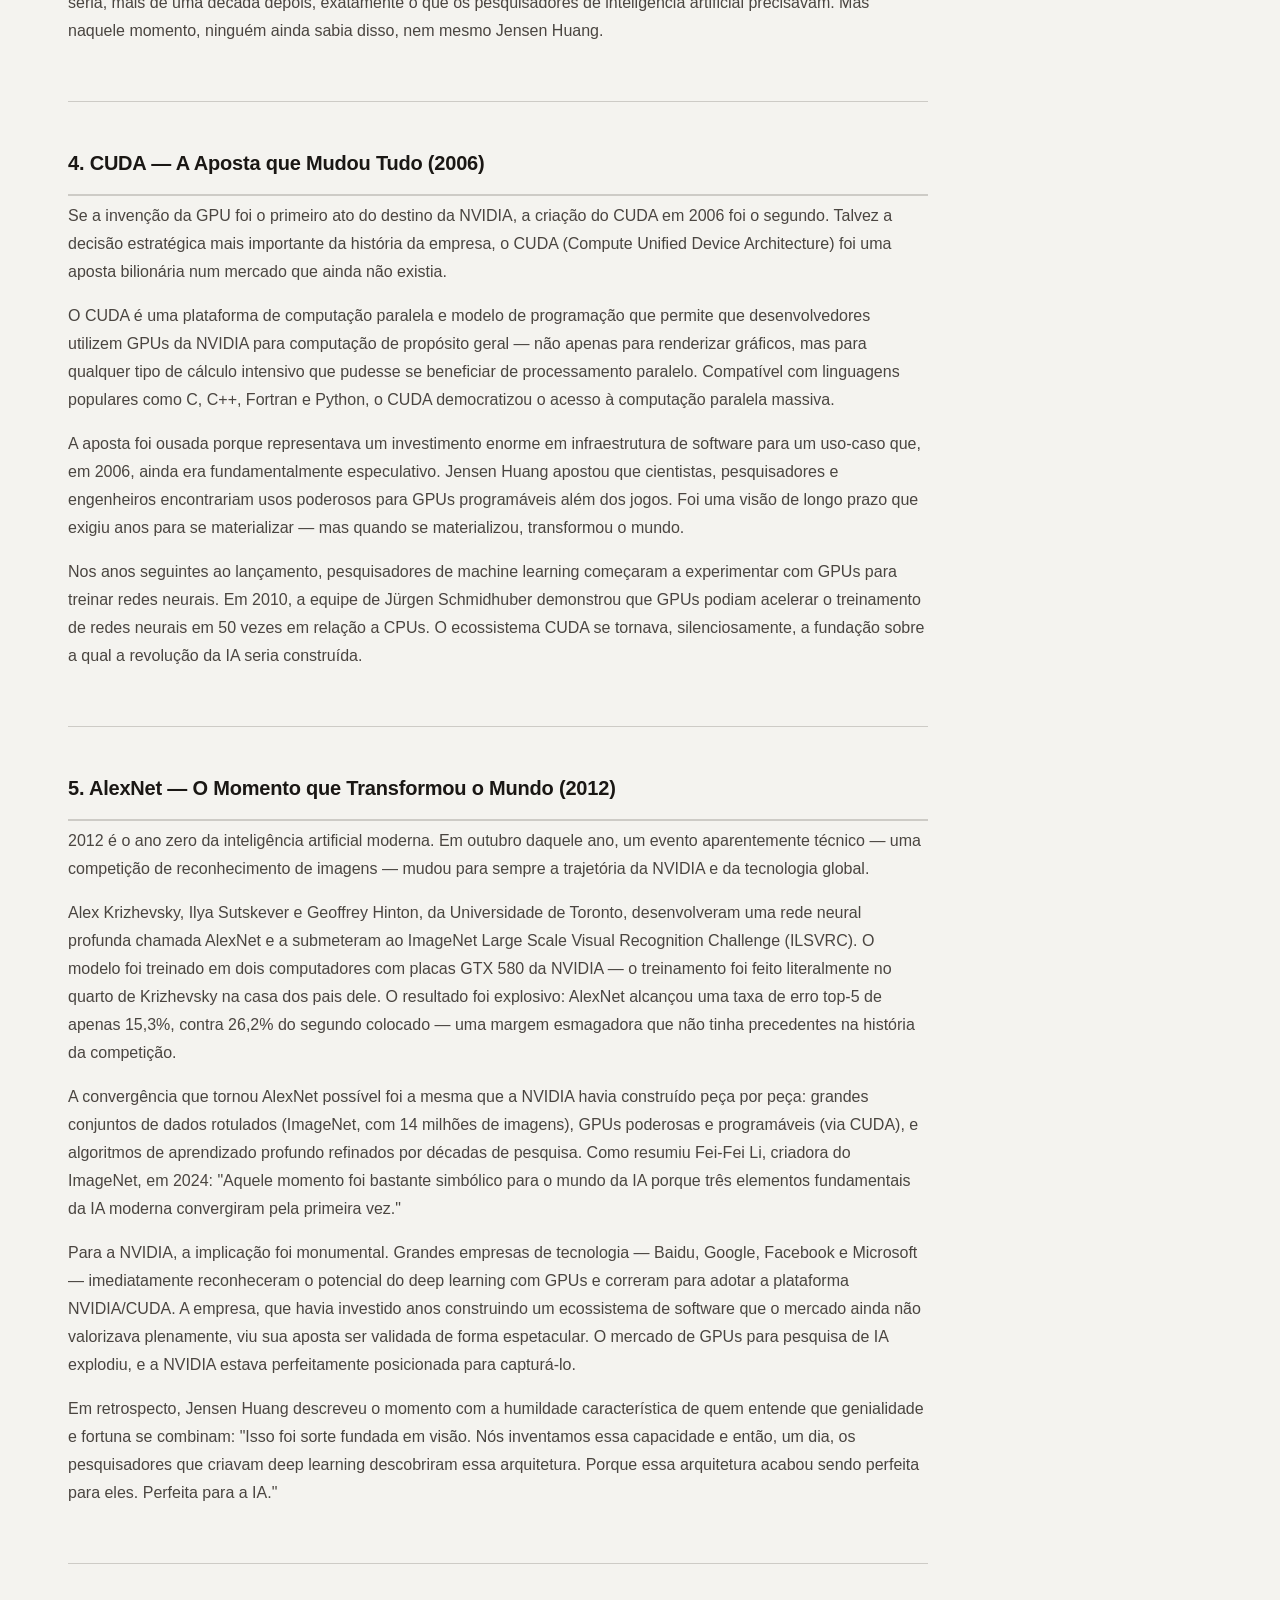
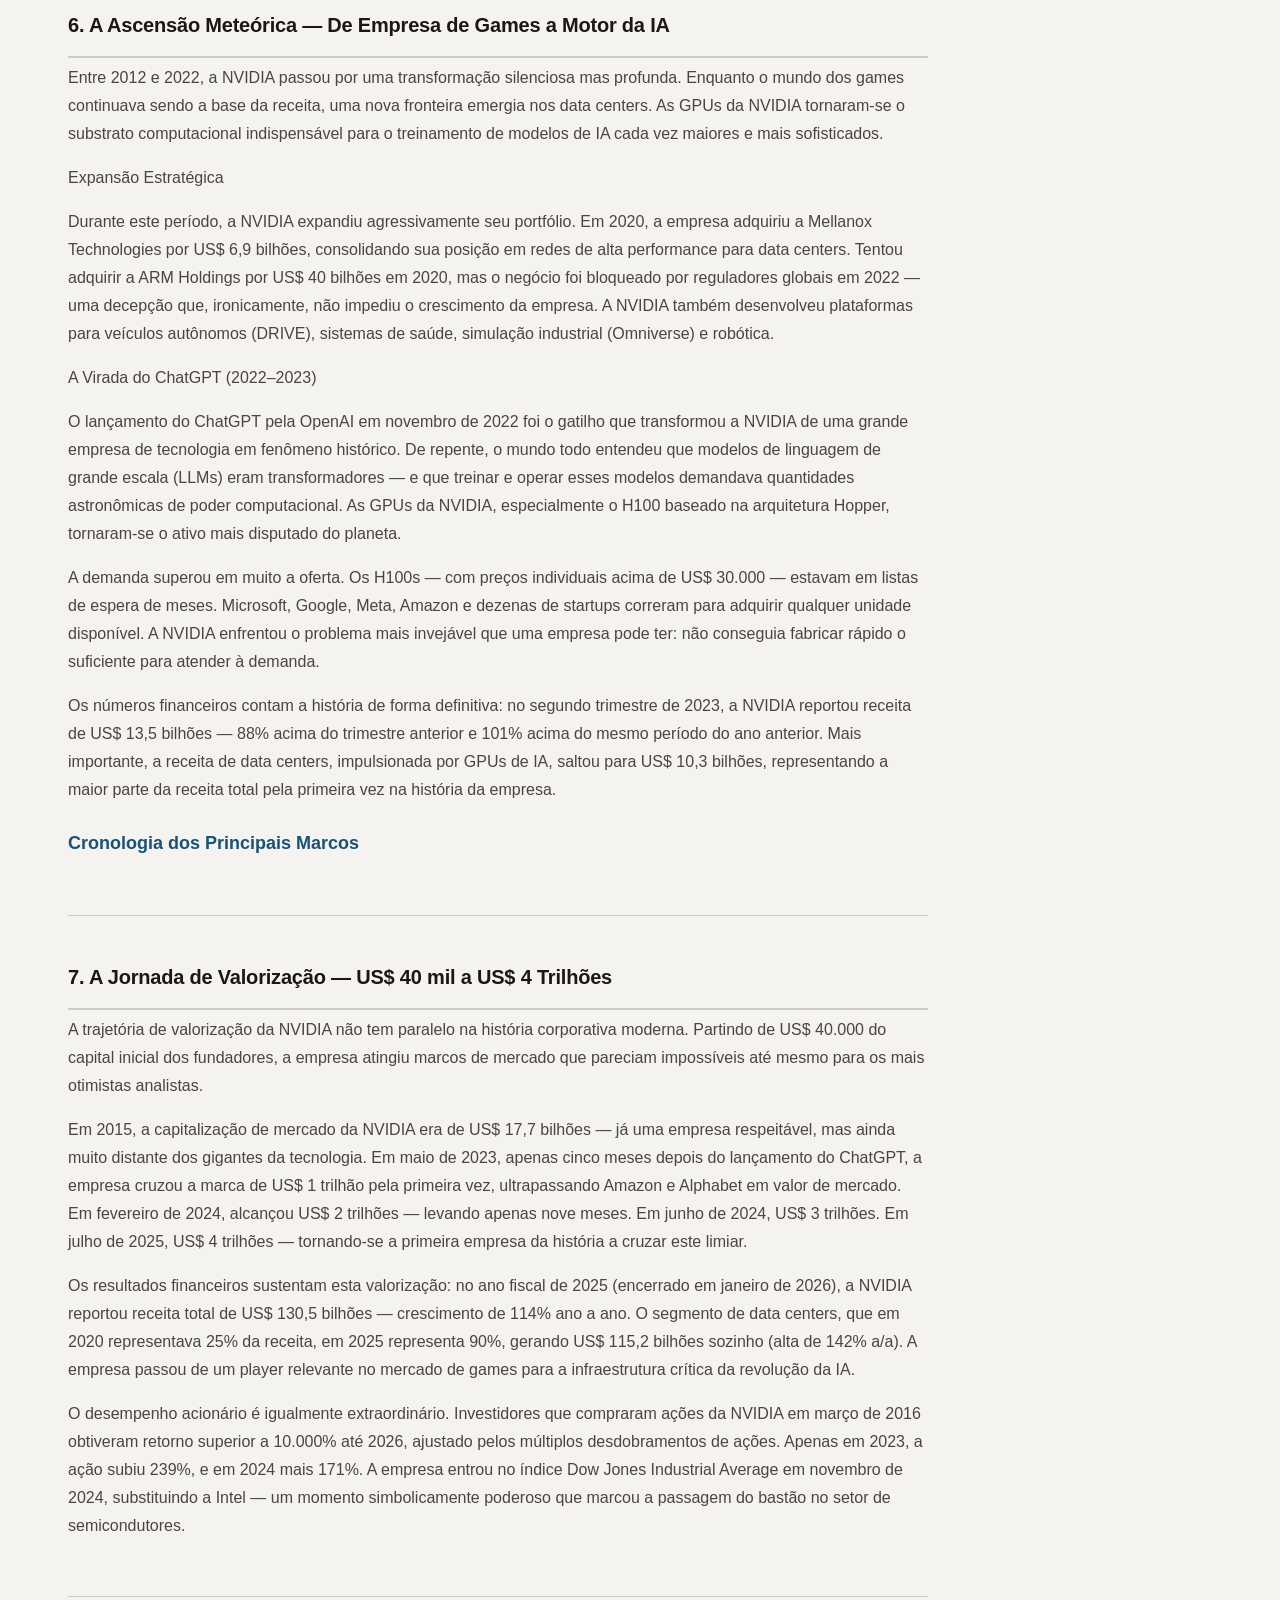
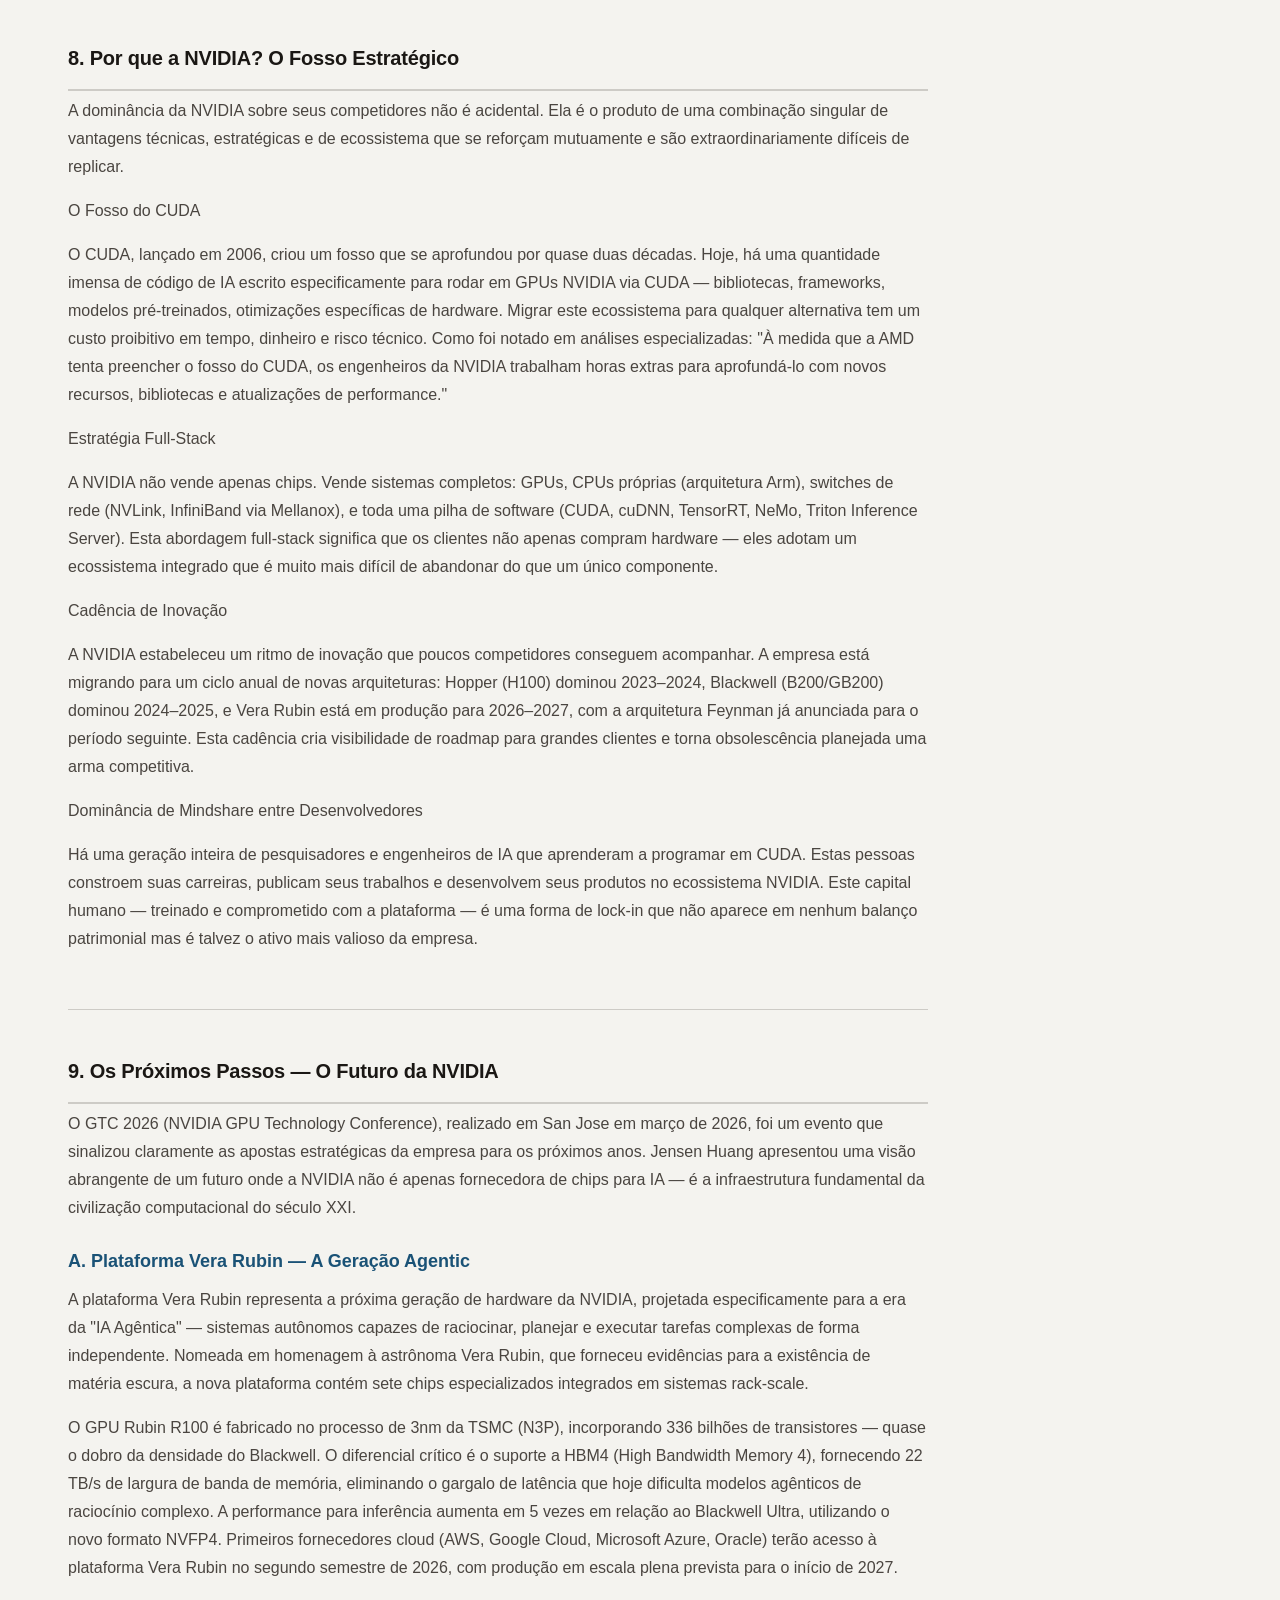
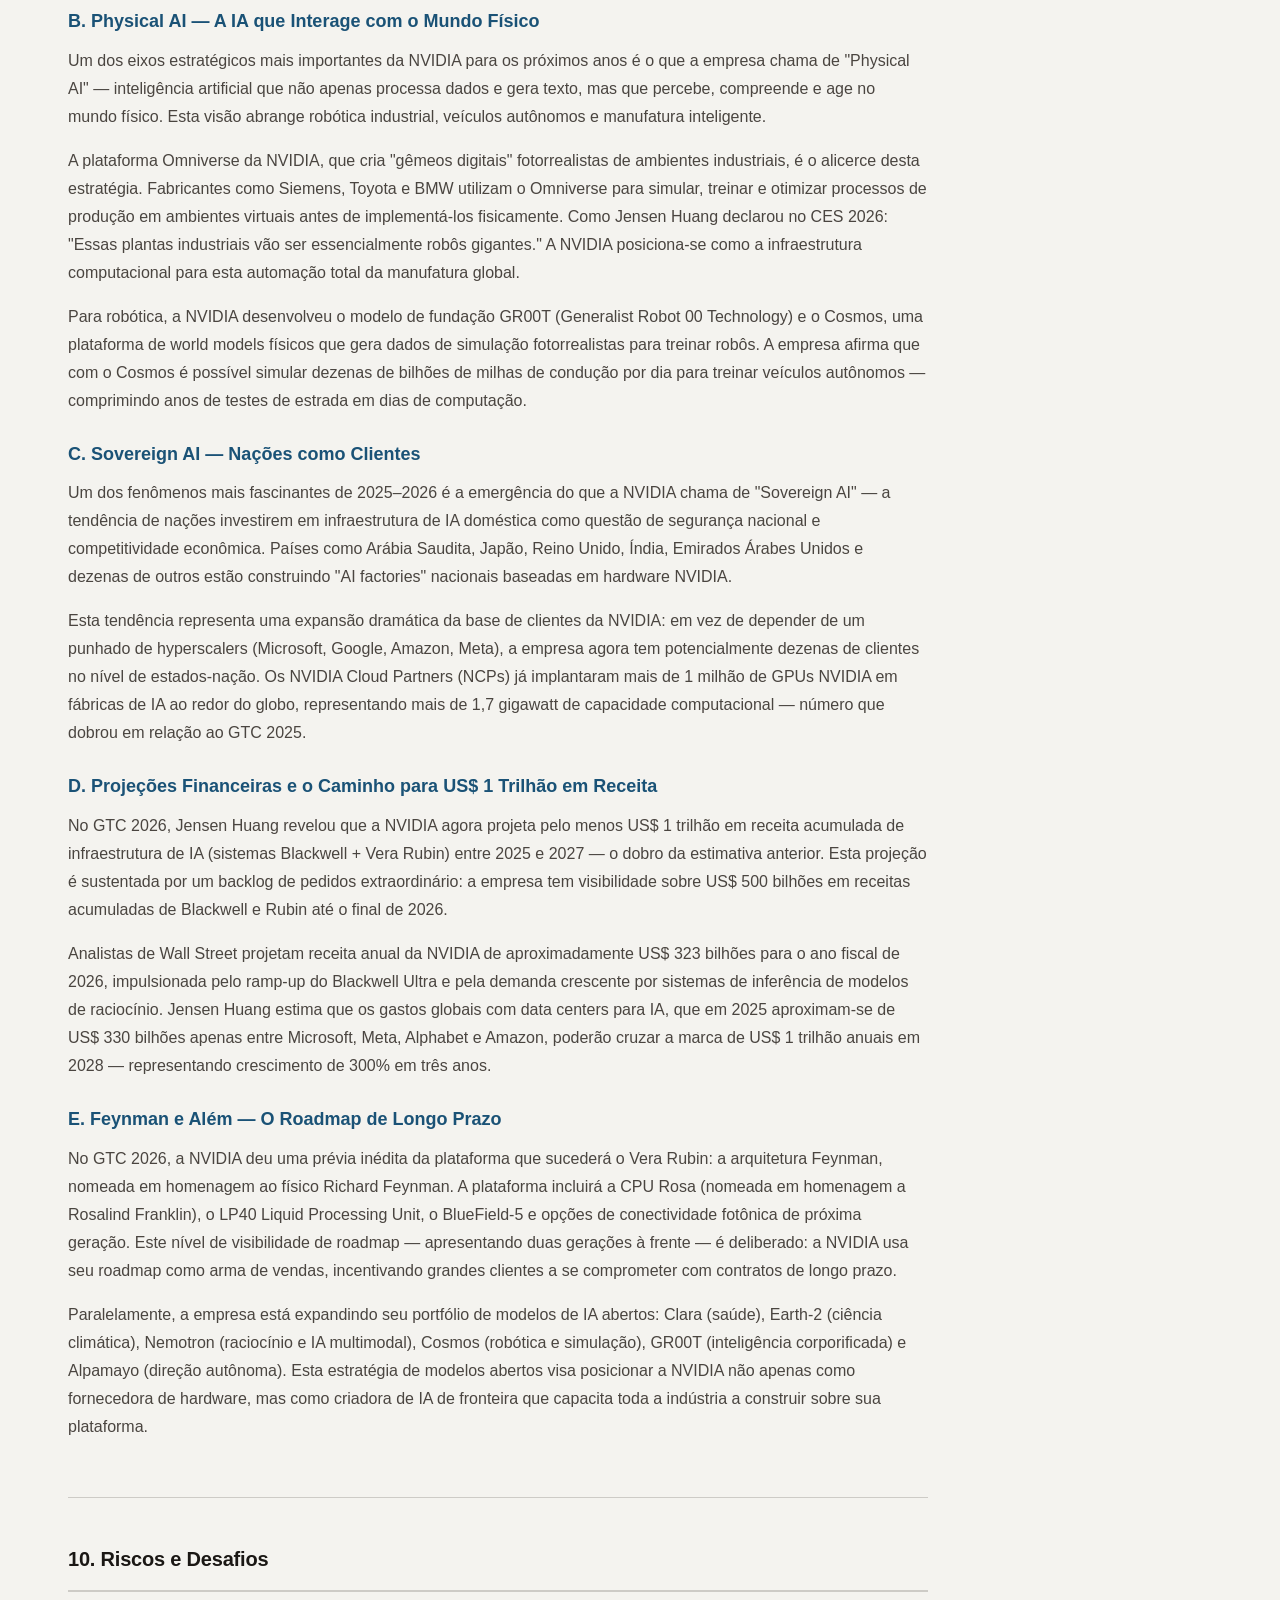
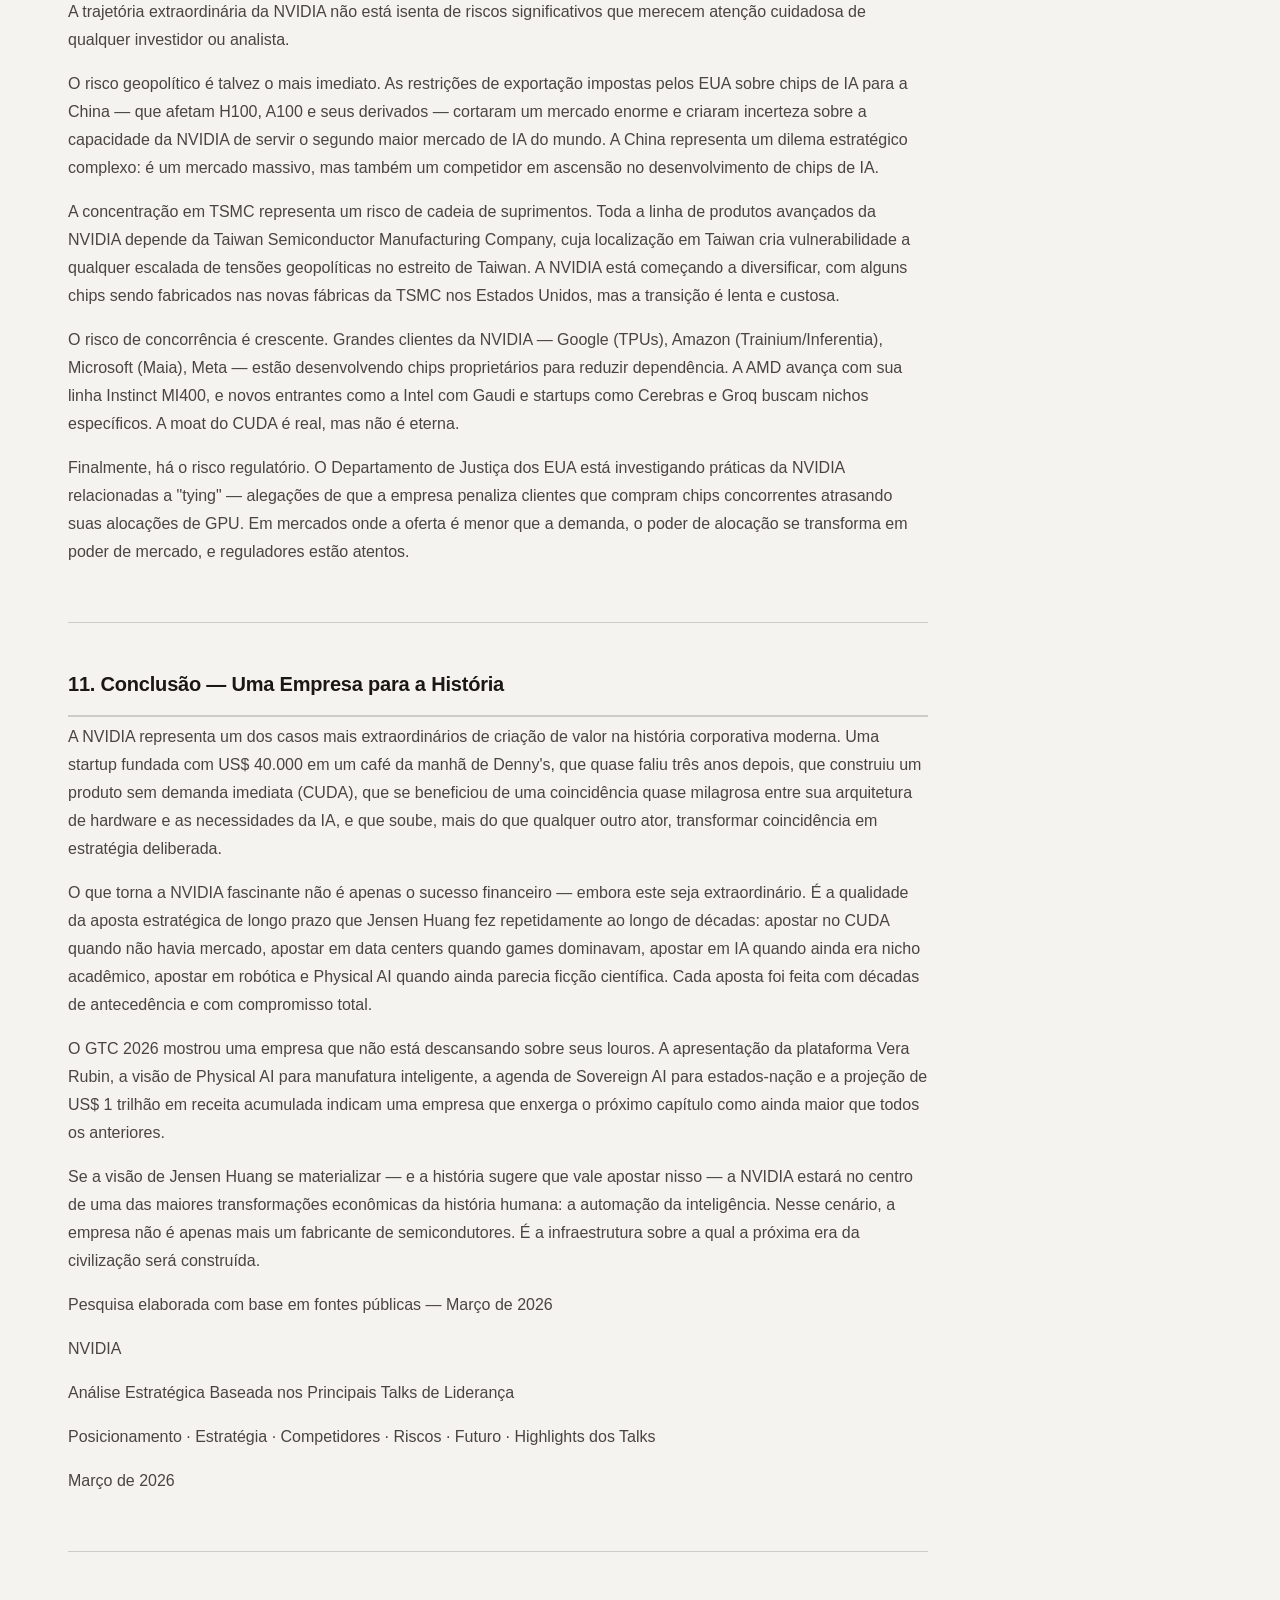
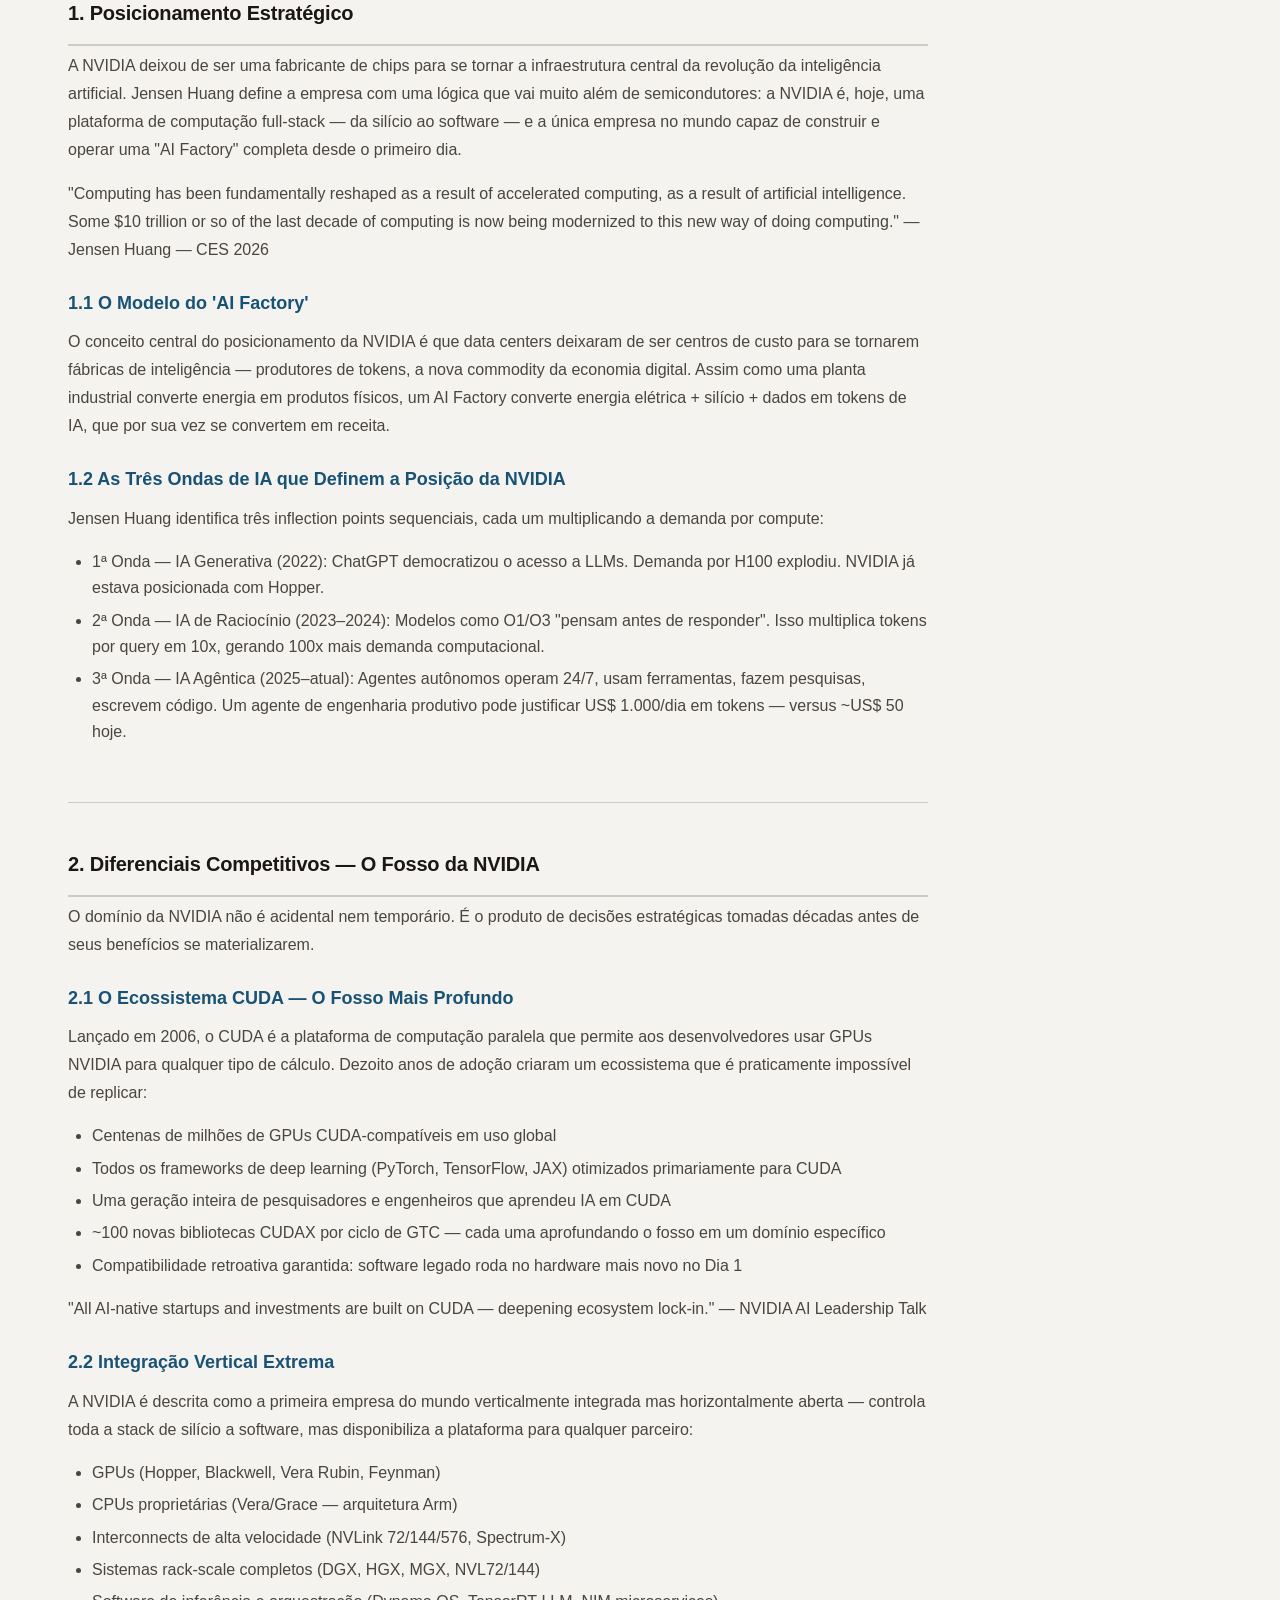
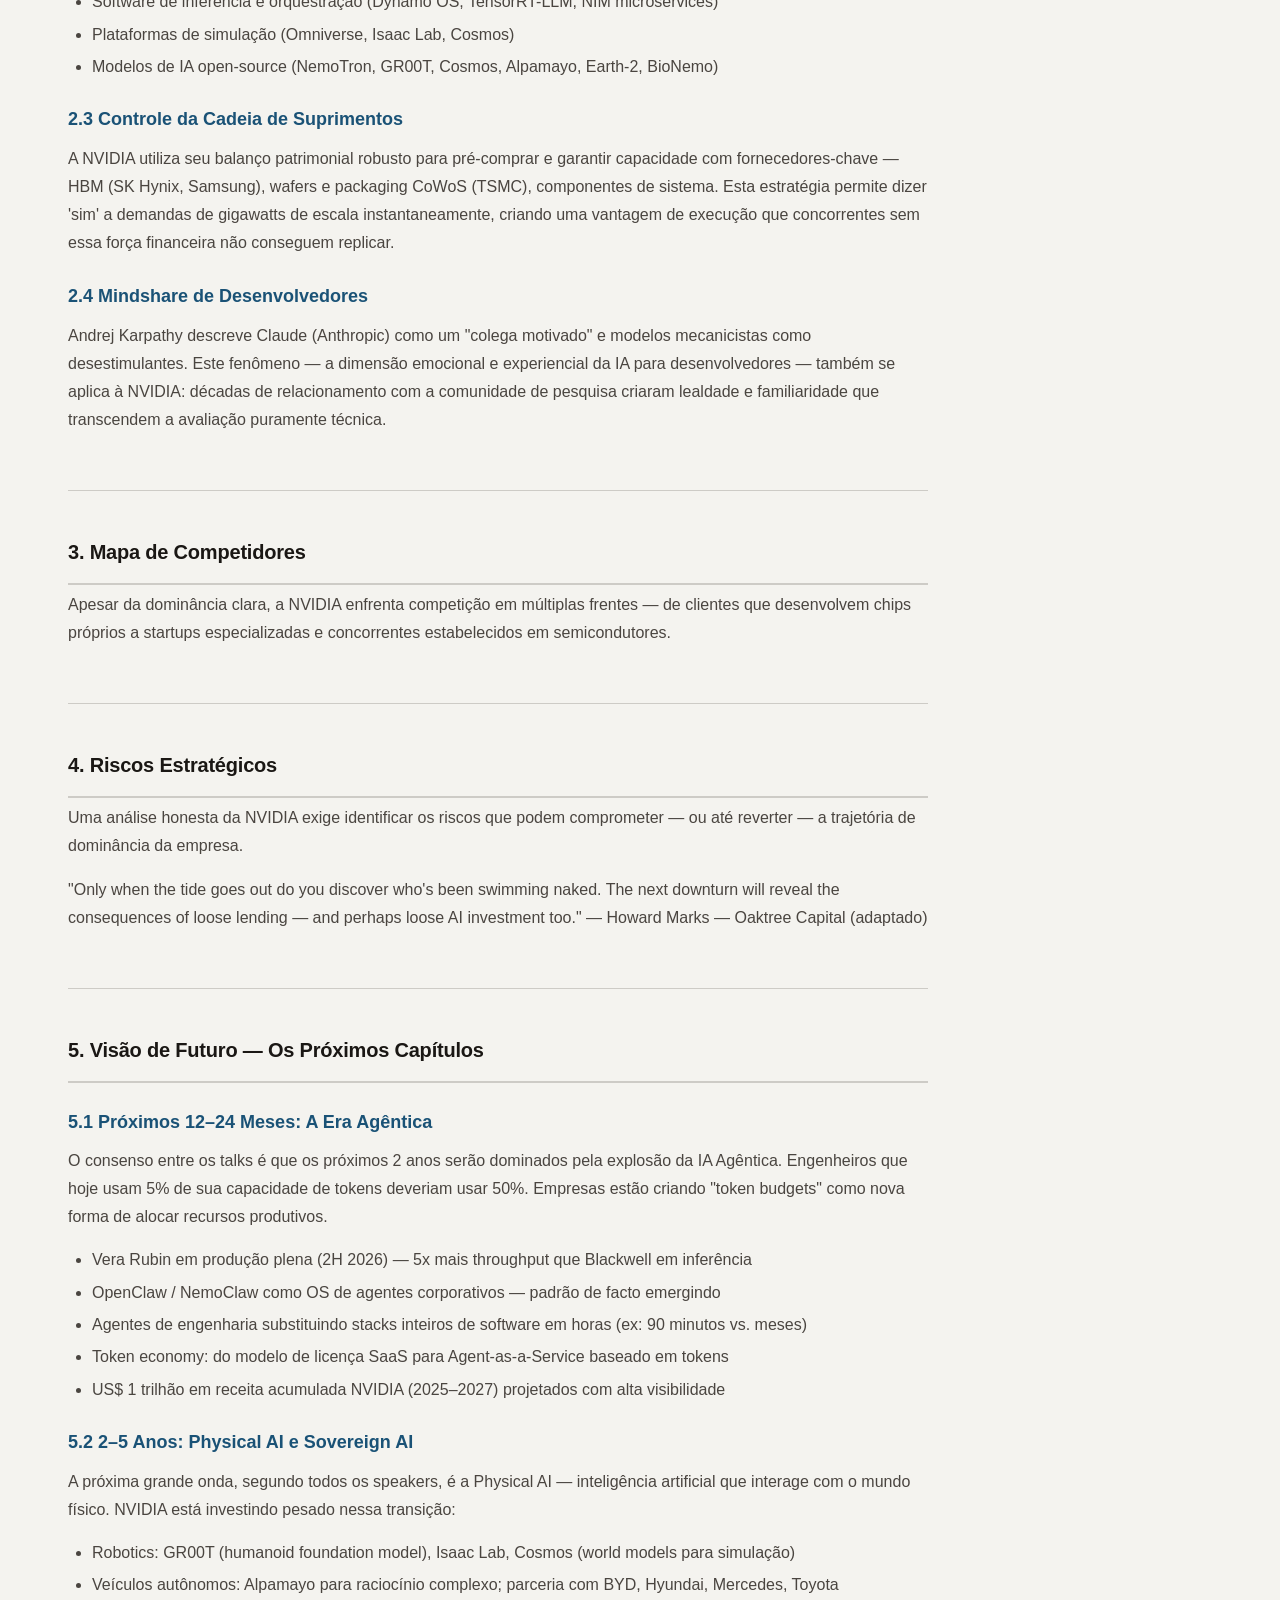
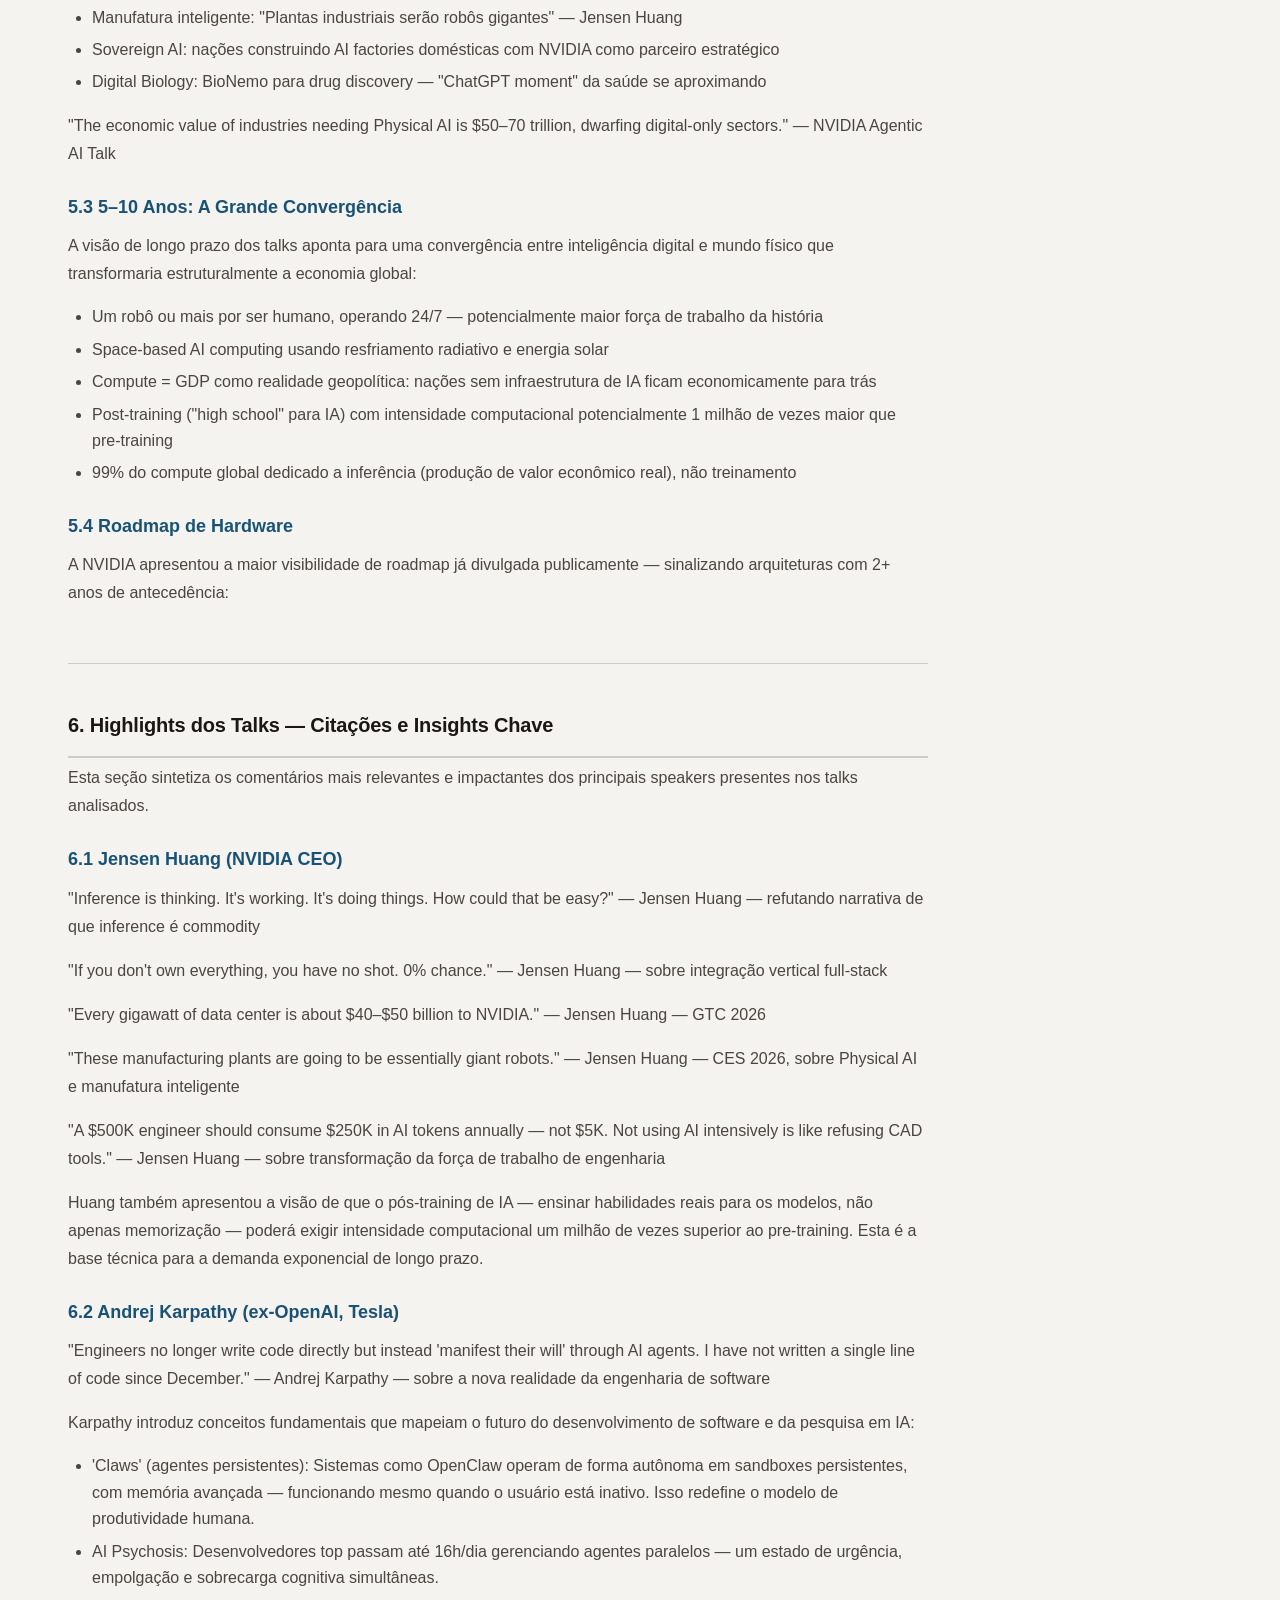
<file: 2_nvidia.html>
<!DOCTYPE html>
<html lang="pt-BR">
<head>
  <meta charset="UTF-8">
  <meta name="viewport" content="width=device-width, initial-scale=1.0">
  <title>NVIDIA: História & Estratégia — GTC 2026</title>
  <link rel="stylesheet" href="assets/style.css">
  <style>
    .prose-wide { max-width: 860px; }
    .prose-wide p { margin-bottom:16px;color:var(--muted);line-height:1.75 }
    .prose-wide ul { padding-left:24px; margin-bottom:16px; display:flex; flex-direction:column; gap:6px; }
    .prose-wide li { color:var(--muted); line-height:1.65; }
  </style>
</head>
<body>

<nav class="site-nav">
  <div class="nav-inner">
    <a href="index.html" class="nav-logo">
      <div class="nav-logo-mark">G</div>
      <span class="nav-logo-text">GTC 2026</span>
    </a>
    <div class="nav-links">
      <a href="1_evento.html" class="nav-link">Semana</a>
      <a href="2_nvidia.html" class="nav-link active">NVIDIA: História</a>
      <a href="3_insight_deck.html" class="nav-link">Insight Deck</a>
      <a href="3b_crewai.html" class="nav-link">CrewAI</a>
      <a href="4_ai_investimentos.html" class="nav-link">Investidores</a>
      <a href="5_physical_ai.html" class="nav-link">Physical AI</a>
      <a href="6_ia_capital_solutions.html" class="nav-link">AI for Financials</a>
      <a href="7_revolut_summary.html" class="nav-link">Revolut</a>
      <a href="8_novo_tabuleiro.html" class="nav-link">Novo Tabuleiro</a>
      <a href="9_situational_awareness.html" class="nav-link">Situational Awareness</a>
    </div>
    <div class="nav-tag">Março 2026</div>
  </div>
</nav>

<div class="page-header">
  <div class="page-header-inner">
    <a href="index.html" class="back-link">Voltar ao Briefing</a>
    <div class="page-eyebrow">02 — História &amp; Estratégia</div>
    <h1 class="page-title">NVIDIA: Da Garagem ao Topo do Mundo</h1>
    <p class="page-subtitle">Uma pesquisa completa sobre a empresa que criou a infraestrutura da inteligência artificial — de três engenheiros num Denny's à maior capitalização de mercado da história da tecnologia.</p>
  </div>
</div>

<main class="page-main">

<div class="stat-grid fade-in" style="margin-bottom:48px">
  <div class="stat-block">
    <div class="stat-value">1993</div>
    <div class="stat-label">Fundação em Santa Clara, com $40.000 do próprio bolso</div>
  </div>
  <div class="stat-block">
    <div class="stat-value">$48M</div>
    <div class="stat-label">Valuation no IPO de 1999</div>
  </div>
  <div class="stat-block">
    <div class="stat-value">$3T+</div>
    <div class="stat-label">Market cap em 2025</div>
  </div>
  <div class="stat-block">
    <div class="stat-value">33 anos</div>
    <div class="stat-label">De full-stack innovation consistente</div>
  </div>
</div>

<div class="prose-wide">
<div class="section-block prose">
<p style="margin-bottom:16px;color:var(--muted);line-height:1.75">NVIDIA</p>
<p style="margin-bottom:16px;color:var(--muted);line-height:1.75">Da Garagem ao Topo do Mundo</p>
<p style="margin-bottom:16px;color:var(--muted);line-height:1.75">Uma Pesquisa Completa sobre a Empresa que Criou a Infraestrutura da Inteligência Artificial</p>
<p style="margin-bottom:16px;color:var(--muted);line-height:1.75">Março de 2026</p>
</div><div class="divider"></div>

<div class="section-block"><h2 class="section-title">1. Fundação — Uma Ideia Nascida no Denny's</h2>
<p style="margin-bottom:16px;color:var(--muted);line-height:1.75">A história da NVIDIA começa de forma quase mítica para o mundo da tecnologia: três engenheiros, uma mesa de café da manhã em uma lanchonete da rede Denny's e a visão de que o futuro da computação seria visual. Em 5 de abril de 1993, Jensen Huang, Chris Malachowsky e Curtis Priem fundaram a empresa que mudaria os rumos da tecnologia global.</p>
<p style="margin-bottom:16px;color:var(--muted);line-height:1.75">Os Fundadores</p>
<p style="margin-bottom:16px;color:var(--muted);line-height:1.75">Jensen Huang (黃仁勳), nascido em 17 de fevereiro de 1963 em Tainan, Taiwan, tinha apenas 30 anos quando co-fundou a NVIDIA. Antes, havia trabalhado como designer de microprocessadores na AMD e como diretor na LSI Logic. Chris Malachowsky era engenheiro na Sun Microsystems, e Curtis Priem era engenheiro sênior de chips gráficos na IBM e na Sun Microsystems. Os três escolheram o Denny's porque, segundo Huang, o local era "mais silencioso do que em casa e tinha café barato".</p>
<p style="margin-bottom:16px;color:var(--muted);line-height:1.75">O nome NVIDIA é uma fusão de dois conceitos: "invidia" (palavra latina para inveja) e "NV" (abreviação de "Next Vision" — próxima visão), sigla que a empresa usava internamente para nomear seus arquivos nos primeiros anos. A visão original era simples, mas audaciosa: criar um chip dedicado para acelerar gráficos 3D em videogames, uma tarefa que consumia processamento excessivo das CPUs da época.</p>
<p style="margin-bottom:16px;color:var(--muted);line-height:1.75">Os três fundadores começaram com apenas US$ 40.000 do próprio bolso, mas logo captaram US$ 20 milhões em capital de risco de firmas como a Sequoia Capital — um voto de confiança expressivo para uma startup sem produto ou receita. A empresa foi formalmente incorporada e estabeleceu sede em Santa Clara, Califórnia, no coração do Vale do Silício.</p>
</div><div class="divider"></div>

<div class="section-block"><h2 class="section-title">2. Os Primeiros Anos — Quase o Fim antes do Começo</h2>
<p style="margin-bottom:16px;color:var(--muted);line-height:1.75">Os primeiros anos da NVIDIA foram marcados por um quase colapso que moldou profundamente a cultura e a resiliência da empresa. A trajetória inicial envolveu um fracasso técnico severo, uma negociação de sobrevivência e uma guinada estratégica que se tornaria lendária no mundo dos negócios de tecnologia.</p>
<p style="margin-bottom:16px;color:var(--muted);line-height:1.75">O Desastre com a Sega (1996)</p>
<p style="margin-bottom:16px;color:var(--muted);line-height:1.75">Em 1996, a NVIDIA desenvolveu os chips NV1 e NV2 com uma abordagem técnica que se revelou profundamente equivocada. Os chips utilizavam um sistema de renderização baseado em "quadric surfaces" — uma escolha que conflitava com o padrão emergente de triângulos poligonais que se tornaria dominante na indústria. O resultado foi desastroso: os chips eram tecnicamente fracos e incompatíveis com os padrões que o mercado estava adotando. A situação tornou-se crítica quando a Sega, uma das principais parceiras da NVIDIA, ameaçou cancelar um contrato vital que poderia ter encerrado a empresa prematuramente.</p>
<p style="margin-bottom:16px;color:var(--muted);line-height:1.75">Jensen Huang, em um ato que se tornaria parte da mitologia da empresa, pessoalmente convenceu a Sega a pagar o valor do contrato mesmo com a entrega de chips "tecnicamente pobres" — as palavras dele, em um discurso de formatura em 2023. Com o dinheiro da rescisão contratual, Huang demitiu mais da metade dos funcionários da empresa e redirecionou todos os recursos para desenvolver um chip completamente novo.</p>
<p style="margin-bottom:16px;color:var(--muted);line-height:1.75">A Virada: RIVA 128 (1997)</p>
<p style="margin-bottom:16px;color:var(--muted);line-height:1.75">A aposta deu certo. Em 1997, a NVIDIA lançou o RIVA 128 — um chip que corrigiu todos os erros técnicos anteriores, adotou o padrão de triângulos poligonais e ofereceu desempenho muito superior aos concorrentes. O RIVA 128 vendeu mais de 1 milhão de unidades em apenas quatro meses, salvando a empresa da falência e estabelecendo a NVIDIA como um competidor sério no mercado de aceleração gráfica. Esta experiência de quase morte e renascimento tornaria Jensen Huang famoso por uma frase que seria repetida décadas depois: "I wish upon you ample doses of pain and suffering" — reconhecendo que o sofrimento, quando enfrentado com resiliência, cria organizações mais fortes.</p>
</div><div class="divider"></div>

<div class="section-block"><h2 class="section-title">3. O IPO e a Invenção da GPU (1999)</h2>
<p style="margin-bottom:16px;color:var(--muted);line-height:1.75">O sucesso do RIVA 128 abriu as portas para um crescimento acelerado. Em 1999, dois eventos transformadores aconteceram praticamente simultaneamente: a NVIDIA abriu seu capital na bolsa de valores e introduziu ao mundo o conceito de GPU.</p>
<p style="margin-bottom:16px;color:var(--muted);line-height:1.75">O IPO na NASDAQ</p>
<p style="margin-bottom:16px;color:var(--muted);line-height:1.75">Em 1999, a NVIDIA realizou seu IPO na NASDAQ, levantando capital para continuar sua expansão. A oferta foi realizada no contexto da bolha pontocom, com investidores famintos por qualquer empresa de tecnologia. No entanto, diferentemente de muitas empresas que naufragaram com o estouro da bolha em 2000, a NVIDIA tinha um produto real, receita real e uma liderança técnica genuína. O preço de abertura, ajustado pelos múltiplos desdobramentos de ações posteriores, equivale a aproximadamente US$ 0,044 por ação nos valores atuais — uma base a partir da qual a empresa cresceria até valorações que desafiam a imaginação.</p>
<p style="margin-bottom:16px;color:var(--muted);line-height:1.75">Naquele mesmo ano, Jensen Huang mandou tatuar o logotipo da NVIDIA em seu ombro esquerdo quando as ações cruzaram a marca de US$ 100. O gesto capturou bem o espírito de uma empresa que apostava tudo em sua própria missão.</p>
<p style="margin-bottom:16px;color:var(--muted);line-height:1.75">A Invenção da GPU</p>
<p style="margin-bottom:16px;color:var(--muted);line-height:1.75">O lançamento da GeForce 256 em agosto de 1999 foi um marco histórico na computação. A NVIDIA cunhou o termo "GPU" (Graphics Processing Unit) para descrever um chip que era fundamentalmente diferente de tudo que existia: enquanto as CPUs eram processadores sequenciais de uso geral, a GeForce 256 foi o primeiro chip a executar operações de transformação e iluminação geométrica diretamente em hardware, liberando a CPU para outras tarefas. A GPU era, essencialmente, uma máquina de computação paralela especializada — capaz de executar milhares de operações matemáticas simples simultaneamente.</p>
<p style="margin-bottom:16px;color:var(--muted);line-height:1.75">Esta característica de paralelismo massivo — projetada inicialmente para calcular pixels de jogos em tempo real — seria, mais de uma década depois, exatamente o que os pesquisadores de inteligência artificial precisavam. Mas naquele momento, ninguém ainda sabia disso, nem mesmo Jensen Huang.</p>
</div><div class="divider"></div>

<div class="section-block"><h2 class="section-title">4. CUDA — A Aposta que Mudou Tudo (2006)</h2>
<p style="margin-bottom:16px;color:var(--muted);line-height:1.75">Se a invenção da GPU foi o primeiro ato do destino da NVIDIA, a criação do CUDA em 2006 foi o segundo. Talvez a decisão estratégica mais importante da história da empresa, o CUDA (Compute Unified Device Architecture) foi uma aposta bilionária num mercado que ainda não existia.</p>
<p style="margin-bottom:16px;color:var(--muted);line-height:1.75">O CUDA é uma plataforma de computação paralela e modelo de programação que permite que desenvolvedores utilizem GPUs da NVIDIA para computação de propósito geral — não apenas para renderizar gráficos, mas para qualquer tipo de cálculo intensivo que pudesse se beneficiar de processamento paralelo. Compatível com linguagens populares como C, C++, Fortran e Python, o CUDA democratizou o acesso à computação paralela massiva.</p>
<p style="margin-bottom:16px;color:var(--muted);line-height:1.75">A aposta foi ousada porque representava um investimento enorme em infraestrutura de software para um uso-caso que, em 2006, ainda era fundamentalmente especulativo. Jensen Huang apostou que cientistas, pesquisadores e engenheiros encontrariam usos poderosos para GPUs programáveis além dos jogos. Foi uma visão de longo prazo que exigiu anos para se materializar — mas quando se materializou, transformou o mundo.</p>
<p style="margin-bottom:16px;color:var(--muted);line-height:1.75">Nos anos seguintes ao lançamento, pesquisadores de machine learning começaram a experimentar com GPUs para treinar redes neurais. Em 2010, a equipe de Jürgen Schmidhuber demonstrou que GPUs podiam acelerar o treinamento de redes neurais em 50 vezes em relação a CPUs. O ecossistema CUDA se tornava, silenciosamente, a fundação sobre a qual a revolução da IA seria construída.</p>
</div><div class="divider"></div>

<div class="section-block"><h2 class="section-title">5. AlexNet — O Momento que Transformou o Mundo (2012)</h2>
<p style="margin-bottom:16px;color:var(--muted);line-height:1.75">2012 é o ano zero da inteligência artificial moderna. Em outubro daquele ano, um evento aparentemente técnico — uma competição de reconhecimento de imagens — mudou para sempre a trajetória da NVIDIA e da tecnologia global.</p>
<p style="margin-bottom:16px;color:var(--muted);line-height:1.75">Alex Krizhevsky, Ilya Sutskever e Geoffrey Hinton, da Universidade de Toronto, desenvolveram uma rede neural profunda chamada AlexNet e a submeteram ao ImageNet Large Scale Visual Recognition Challenge (ILSVRC). O modelo foi treinado em dois computadores com placas GTX 580 da NVIDIA — o treinamento foi feito literalmente no quarto de Krizhevsky na casa dos pais dele. O resultado foi explosivo: AlexNet alcançou uma taxa de erro top-5 de apenas 15,3%, contra 26,2% do segundo colocado — uma margem esmagadora que não tinha precedentes na história da competição.</p>
<p style="margin-bottom:16px;color:var(--muted);line-height:1.75">A convergência que tornou AlexNet possível foi a mesma que a NVIDIA havia construído peça por peça: grandes conjuntos de dados rotulados (ImageNet, com 14 milhões de imagens), GPUs poderosas e programáveis (via CUDA), e algoritmos de aprendizado profundo refinados por décadas de pesquisa. Como resumiu Fei-Fei Li, criadora do ImageNet, em 2024: "Aquele momento foi bastante simbólico para o mundo da IA porque três elementos fundamentais da IA moderna convergiram pela primeira vez."</p>
<p style="margin-bottom:16px;color:var(--muted);line-height:1.75">Para a NVIDIA, a implicação foi monumental. Grandes empresas de tecnologia — Baidu, Google, Facebook e Microsoft — imediatamente reconheceram o potencial do deep learning com GPUs e correram para adotar a plataforma NVIDIA/CUDA. A empresa, que havia investido anos construindo um ecossistema de software que o mercado ainda não valorizava plenamente, viu sua aposta ser validada de forma espetacular. O mercado de GPUs para pesquisa de IA explodiu, e a NVIDIA estava perfeitamente posicionada para capturá-lo.</p>
<p style="margin-bottom:16px;color:var(--muted);line-height:1.75">Em retrospecto, Jensen Huang descreveu o momento com a humildade característica de quem entende que genialidade e fortuna se combinam: "Isso foi sorte fundada em visão. Nós inventamos essa capacidade e então, um dia, os pesquisadores que criavam deep learning descobriram essa arquitetura. Porque essa arquitetura acabou sendo perfeita para eles. Perfeita para a IA."</p>
</div><div class="divider"></div>

<div class="section-block"><h2 class="section-title">6. A Ascensão Meteórica — De Empresa de Games a Motor da IA</h2>
<p style="margin-bottom:16px;color:var(--muted);line-height:1.75">Entre 2012 e 2022, a NVIDIA passou por uma transformação silenciosa mas profunda. Enquanto o mundo dos games continuava sendo a base da receita, uma nova fronteira emergia nos data centers. As GPUs da NVIDIA tornaram-se o substrato computacional indispensável para o treinamento de modelos de IA cada vez maiores e mais sofisticados.</p>
<p style="margin-bottom:16px;color:var(--muted);line-height:1.75">Expansão Estratégica</p>
<p style="margin-bottom:16px;color:var(--muted);line-height:1.75">Durante este período, a NVIDIA expandiu agressivamente seu portfólio. Em 2020, a empresa adquiriu a Mellanox Technologies por US$ 6,9 bilhões, consolidando sua posição em redes de alta performance para data centers. Tentou adquirir a ARM Holdings por US$ 40 bilhões em 2020, mas o negócio foi bloqueado por reguladores globais em 2022 — uma decepção que, ironicamente, não impediu o crescimento da empresa. A NVIDIA também desenvolveu plataformas para veículos autônomos (DRIVE), sistemas de saúde, simulação industrial (Omniverse) e robótica.</p>
<p style="margin-bottom:16px;color:var(--muted);line-height:1.75">A Virada do ChatGPT (2022–2023)</p>
<p style="margin-bottom:16px;color:var(--muted);line-height:1.75">O lançamento do ChatGPT pela OpenAI em novembro de 2022 foi o gatilho que transformou a NVIDIA de uma grande empresa de tecnologia em fenômeno histórico. De repente, o mundo todo entendeu que modelos de linguagem de grande escala (LLMs) eram transformadores — e que treinar e operar esses modelos demandava quantidades astronômicas de poder computacional. As GPUs da NVIDIA, especialmente o H100 baseado na arquitetura Hopper, tornaram-se o ativo mais disputado do planeta.</p>
<p style="margin-bottom:16px;color:var(--muted);line-height:1.75">A demanda superou em muito a oferta. Os H100s — com preços individuais acima de US$ 30.000 — estavam em listas de espera de meses. Microsoft, Google, Meta, Amazon e dezenas de startups correram para adquirir qualquer unidade disponível. A NVIDIA enfrentou o problema mais invejável que uma empresa pode ter: não conseguia fabricar rápido o suficiente para atender à demanda.</p>
<p style="margin-bottom:16px;color:var(--muted);line-height:1.75">Os números financeiros contam a história de forma definitiva: no segundo trimestre de 2023, a NVIDIA reportou receita de US$ 13,5 bilhões — 88% acima do trimestre anterior e 101% acima do mesmo período do ano anterior. Mais importante, a receita de data centers, impulsionada por GPUs de IA, saltou para US$ 10,3 bilhões, representando a maior parte da receita total pela primeira vez na história da empresa.</p>
<h3 style="font-family:var(--font);font-size:18px;font-weight:600;color:var(--gold);margin:24px 0 10px">Cronologia dos Principais Marcos</h3>
</div><div class="divider"></div>

<div class="section-block"><h2 class="section-title">7. A Jornada de Valorização — US$ 40 mil a US$ 4 Trilhões</h2>
<p style="margin-bottom:16px;color:var(--muted);line-height:1.75">A trajetória de valorização da NVIDIA não tem paralelo na história corporativa moderna. Partindo de US$ 40.000 do capital inicial dos fundadores, a empresa atingiu marcos de mercado que pareciam impossíveis até mesmo para os mais otimistas analistas.</p>
<p style="margin-bottom:16px;color:var(--muted);line-height:1.75">Em 2015, a capitalização de mercado da NVIDIA era de US$ 17,7 bilhões — já uma empresa respeitável, mas ainda muito distante dos gigantes da tecnologia. Em maio de 2023, apenas cinco meses depois do lançamento do ChatGPT, a empresa cruzou a marca de US$ 1 trilhão pela primeira vez, ultrapassando Amazon e Alphabet em valor de mercado. Em fevereiro de 2024, alcançou US$ 2 trilhões — levando apenas nove meses. Em junho de 2024, US$ 3 trilhões. Em julho de 2025, US$ 4 trilhões — tornando-se a primeira empresa da história a cruzar este limiar.</p>
<p style="margin-bottom:16px;color:var(--muted);line-height:1.75">Os resultados financeiros sustentam esta valorização: no ano fiscal de 2025 (encerrado em janeiro de 2026), a NVIDIA reportou receita total de US$ 130,5 bilhões — crescimento de 114% ano a ano. O segmento de data centers, que em 2020 representava 25% da receita, em 2025 representa 90%, gerando US$ 115,2 bilhões sozinho (alta de 142% a/a). A empresa passou de um player relevante no mercado de games para a infraestrutura crítica da revolução da IA.</p>
<p style="margin-bottom:16px;color:var(--muted);line-height:1.75">O desempenho acionário é igualmente extraordinário. Investidores que compraram ações da NVIDIA em março de 2016 obtiveram retorno superior a 10.000% até 2026, ajustado pelos múltiplos desdobramentos de ações. Apenas em 2023, a ação subiu 239%, e em 2024 mais 171%. A empresa entrou no índice Dow Jones Industrial Average em novembro de 2024, substituindo a Intel — um momento simbolicamente poderoso que marcou a passagem do bastão no setor de semicondutores.</p>
</div><div class="divider"></div>

<div class="section-block"><h2 class="section-title">8. Por que a NVIDIA? O Fosso Estratégico</h2>
<p style="margin-bottom:16px;color:var(--muted);line-height:1.75">A dominância da NVIDIA sobre seus competidores não é acidental. Ela é o produto de uma combinação singular de vantagens técnicas, estratégicas e de ecossistema que se reforçam mutuamente e são extraordinariamente difíceis de replicar.</p>
<p style="margin-bottom:16px;color:var(--muted);line-height:1.75">O Fosso do CUDA</p>
<p style="margin-bottom:16px;color:var(--muted);line-height:1.75">O CUDA, lançado em 2006, criou um fosso que se aprofundou por quase duas décadas. Hoje, há uma quantidade imensa de código de IA escrito especificamente para rodar em GPUs NVIDIA via CUDA — bibliotecas, frameworks, modelos pré-treinados, otimizações específicas de hardware. Migrar este ecossistema para qualquer alternativa tem um custo proibitivo em tempo, dinheiro e risco técnico. Como foi notado em análises especializadas: "À medida que a AMD tenta preencher o fosso do CUDA, os engenheiros da NVIDIA trabalham horas extras para aprofundá-lo com novos recursos, bibliotecas e atualizações de performance."</p>
<p style="margin-bottom:16px;color:var(--muted);line-height:1.75">Estratégia Full-Stack</p>
<p style="margin-bottom:16px;color:var(--muted);line-height:1.75">A NVIDIA não vende apenas chips. Vende sistemas completos: GPUs, CPUs próprias (arquitetura Arm), switches de rede (NVLink, InfiniBand via Mellanox), e toda uma pilha de software (CUDA, cuDNN, TensorRT, NeMo, Triton Inference Server). Esta abordagem full-stack significa que os clientes não apenas compram hardware — eles adotam um ecossistema integrado que é muito mais difícil de abandonar do que um único componente.</p>
<p style="margin-bottom:16px;color:var(--muted);line-height:1.75">Cadência de Inovação</p>
<p style="margin-bottom:16px;color:var(--muted);line-height:1.75">A NVIDIA estabeleceu um ritmo de inovação que poucos competidores conseguem acompanhar. A empresa está migrando para um ciclo anual de novas arquiteturas: Hopper (H100) dominou 2023–2024, Blackwell (B200/GB200) dominou 2024–2025, e Vera Rubin está em produção para 2026–2027, com a arquitetura Feynman já anunciada para o período seguinte. Esta cadência cria visibilidade de roadmap para grandes clientes e torna obsolescência planejada uma arma competitiva.</p>
<p style="margin-bottom:16px;color:var(--muted);line-height:1.75">Dominância de Mindshare entre Desenvolvedores</p>
<p style="margin-bottom:16px;color:var(--muted);line-height:1.75">Há uma geração inteira de pesquisadores e engenheiros de IA que aprenderam a programar em CUDA. Estas pessoas constroem suas carreiras, publicam seus trabalhos e desenvolvem seus produtos no ecossistema NVIDIA. Este capital humano — treinado e comprometido com a plataforma — é uma forma de lock-in que não aparece em nenhum balanço patrimonial mas é talvez o ativo mais valioso da empresa.</p>
</div><div class="divider"></div>

<div class="section-block"><h2 class="section-title">9. Os Próximos Passos — O Futuro da NVIDIA</h2>
<p style="margin-bottom:16px;color:var(--muted);line-height:1.75">O GTC 2026 (NVIDIA GPU Technology Conference), realizado em San Jose em março de 2026, foi um evento que sinalizou claramente as apostas estratégicas da empresa para os próximos anos. Jensen Huang apresentou uma visão abrangente de um futuro onde a NVIDIA não é apenas fornecedora de chips para IA — é a infraestrutura fundamental da civilização computacional do século XXI.</p>
<h3 style="font-family:var(--font);font-size:18px;font-weight:600;color:var(--gold);margin:24px 0 10px">A. Plataforma Vera Rubin — A Geração Agentic</h3>
<p style="margin-bottom:16px;color:var(--muted);line-height:1.75">A plataforma Vera Rubin representa a próxima geração de hardware da NVIDIA, projetada especificamente para a era da "IA Agêntica" — sistemas autônomos capazes de raciocinar, planejar e executar tarefas complexas de forma independente. Nomeada em homenagem à astrônoma Vera Rubin, que forneceu evidências para a existência de matéria escura, a nova plataforma contém sete chips especializados integrados em sistemas rack-scale.</p>
<p style="margin-bottom:16px;color:var(--muted);line-height:1.75">O GPU Rubin R100 é fabricado no processo de 3nm da TSMC (N3P), incorporando 336 bilhões de transistores — quase o dobro da densidade do Blackwell. O diferencial crítico é o suporte a HBM4 (High Bandwidth Memory 4), fornecendo 22 TB/s de largura de banda de memória, eliminando o gargalo de latência que hoje dificulta modelos agênticos de raciocínio complexo. A performance para inferência aumenta em 5 vezes em relação ao Blackwell Ultra, utilizando o novo formato NVFP4. Primeiros fornecedores cloud (AWS, Google Cloud, Microsoft Azure, Oracle) terão acesso à plataforma Vera Rubin no segundo semestre de 2026, com produção em escala plena prevista para o início de 2027.</p>
<h3 style="font-family:var(--font);font-size:18px;font-weight:600;color:var(--gold);margin:24px 0 10px">B. Physical AI — A IA que Interage com o Mundo Físico</h3>
<p style="margin-bottom:16px;color:var(--muted);line-height:1.75">Um dos eixos estratégicos mais importantes da NVIDIA para os próximos anos é o que a empresa chama de "Physical AI" — inteligência artificial que não apenas processa dados e gera texto, mas que percebe, compreende e age no mundo físico. Esta visão abrange robótica industrial, veículos autônomos e manufatura inteligente.</p>
<p style="margin-bottom:16px;color:var(--muted);line-height:1.75">A plataforma Omniverse da NVIDIA, que cria "gêmeos digitais" fotorrealistas de ambientes industriais, é o alicerce desta estratégia. Fabricantes como Siemens, Toyota e BMW utilizam o Omniverse para simular, treinar e otimizar processos de produção em ambientes virtuais antes de implementá-los fisicamente. Como Jensen Huang declarou no CES 2026: "Essas plantas industriais vão ser essencialmente robôs gigantes." A NVIDIA posiciona-se como a infraestrutura computacional para esta automação total da manufatura global.</p>
<p style="margin-bottom:16px;color:var(--muted);line-height:1.75">Para robótica, a NVIDIA desenvolveu o modelo de fundação GR00T (Generalist Robot 00 Technology) e o Cosmos, uma plataforma de world models físicos que gera dados de simulação fotorrealistas para treinar robôs. A empresa afirma que com o Cosmos é possível simular dezenas de bilhões de milhas de condução por dia para treinar veículos autônomos — comprimindo anos de testes de estrada em dias de computação.</p>
<h3 style="font-family:var(--font);font-size:18px;font-weight:600;color:var(--gold);margin:24px 0 10px">C. Sovereign AI — Nações como Clientes</h3>
<p style="margin-bottom:16px;color:var(--muted);line-height:1.75">Um dos fenômenos mais fascinantes de 2025–2026 é a emergência do que a NVIDIA chama de "Sovereign AI" — a tendência de nações investirem em infraestrutura de IA doméstica como questão de segurança nacional e competitividade econômica. Países como Arábia Saudita, Japão, Reino Unido, Índia, Emirados Árabes Unidos e dezenas de outros estão construindo "AI factories" nacionais baseadas em hardware NVIDIA.</p>
<p style="margin-bottom:16px;color:var(--muted);line-height:1.75">Esta tendência representa uma expansão dramática da base de clientes da NVIDIA: em vez de depender de um punhado de hyperscalers (Microsoft, Google, Amazon, Meta), a empresa agora tem potencialmente dezenas de clientes no nível de estados-nação. Os NVIDIA Cloud Partners (NCPs) já implantaram mais de 1 milhão de GPUs NVIDIA em fábricas de IA ao redor do globo, representando mais de 1,7 gigawatt de capacidade computacional — número que dobrou em relação ao GTC 2025.</p>
<h3 style="font-family:var(--font);font-size:18px;font-weight:600;color:var(--gold);margin:24px 0 10px">D. Projeções Financeiras e o Caminho para US$ 1 Trilhão em Receita</h3>
<p style="margin-bottom:16px;color:var(--muted);line-height:1.75">No GTC 2026, Jensen Huang revelou que a NVIDIA agora projeta pelo menos US$ 1 trilhão em receita acumulada de infraestrutura de IA (sistemas Blackwell + Vera Rubin) entre 2025 e 2027 — o dobro da estimativa anterior. Esta projeção é sustentada por um backlog de pedidos extraordinário: a empresa tem visibilidade sobre US$ 500 bilhões em receitas acumuladas de Blackwell e Rubin até o final de 2026.</p>
<p style="margin-bottom:16px;color:var(--muted);line-height:1.75">Analistas de Wall Street projetam receita anual da NVIDIA de aproximadamente US$ 323 bilhões para o ano fiscal de 2026, impulsionada pelo ramp-up do Blackwell Ultra e pela demanda crescente por sistemas de inferência de modelos de raciocínio. Jensen Huang estima que os gastos globais com data centers para IA, que em 2025 aproximam-se de US$ 330 bilhões apenas entre Microsoft, Meta, Alphabet e Amazon, poderão cruzar a marca de US$ 1 trilhão anuais em 2028 — representando crescimento de 300% em três anos.</p>
<h3 style="font-family:var(--font);font-size:18px;font-weight:600;color:var(--gold);margin:24px 0 10px">E. Feynman e Além — O Roadmap de Longo Prazo</h3>
<p style="margin-bottom:16px;color:var(--muted);line-height:1.75">No GTC 2026, a NVIDIA deu uma prévia inédita da plataforma que sucederá o Vera Rubin: a arquitetura Feynman, nomeada em homenagem ao físico Richard Feynman. A plataforma incluirá a CPU Rosa (nomeada em homenagem a Rosalind Franklin), o LP40 Liquid Processing Unit, o BlueField-5 e opções de conectividade fotônica de próxima geração. Este nível de visibilidade de roadmap — apresentando duas gerações à frente — é deliberado: a NVIDIA usa seu roadmap como arma de vendas, incentivando grandes clientes a se comprometer com contratos de longo prazo.</p>
<p style="margin-bottom:16px;color:var(--muted);line-height:1.75">Paralelamente, a empresa está expandindo seu portfólio de modelos de IA abertos: Clara (saúde), Earth-2 (ciência climática), Nemotron (raciocínio e IA multimodal), Cosmos (robótica e simulação), GR00T (inteligência corporificada) e Alpamayo (direção autônoma). Esta estratégia de modelos abertos visa posicionar a NVIDIA não apenas como fornecedora de hardware, mas como criadora de IA de fronteira que capacita toda a indústria a construir sobre sua plataforma.</p>
</div><div class="divider"></div>

<div class="section-block"><h2 class="section-title">10. Riscos e Desafios</h2>
<p style="margin-bottom:16px;color:var(--muted);line-height:1.75">A trajetória extraordinária da NVIDIA não está isenta de riscos significativos que merecem atenção cuidadosa de qualquer investidor ou analista.</p>
<p style="margin-bottom:16px;color:var(--muted);line-height:1.75">O risco geopolítico é talvez o mais imediato. As restrições de exportação impostas pelos EUA sobre chips de IA para a China — que afetam H100, A100 e seus derivados — cortaram um mercado enorme e criaram incerteza sobre a capacidade da NVIDIA de servir o segundo maior mercado de IA do mundo. A China representa um dilema estratégico complexo: é um mercado massivo, mas também um competidor em ascensão no desenvolvimento de chips de IA.</p>
<p style="margin-bottom:16px;color:var(--muted);line-height:1.75">A concentração em TSMC representa um risco de cadeia de suprimentos. Toda a linha de produtos avançados da NVIDIA depende da Taiwan Semiconductor Manufacturing Company, cuja localização em Taiwan cria vulnerabilidade a qualquer escalada de tensões geopolíticas no estreito de Taiwan. A NVIDIA está começando a diversificar, com alguns chips sendo fabricados nas novas fábricas da TSMC nos Estados Unidos, mas a transição é lenta e custosa.</p>
<p style="margin-bottom:16px;color:var(--muted);line-height:1.75">O risco de concorrência é crescente. Grandes clientes da NVIDIA — Google (TPUs), Amazon (Trainium/Inferentia), Microsoft (Maia), Meta — estão desenvolvendo chips proprietários para reduzir dependência. A AMD avança com sua linha Instinct MI400, e novos entrantes como a Intel com Gaudi e startups como Cerebras e Groq buscam nichos específicos. A moat do CUDA é real, mas não é eterna.</p>
<p style="margin-bottom:16px;color:var(--muted);line-height:1.75">Finalmente, há o risco regulatório. O Departamento de Justiça dos EUA está investigando práticas da NVIDIA relacionadas a "tying" — alegações de que a empresa penaliza clientes que compram chips concorrentes atrasando suas alocações de GPU. Em mercados onde a oferta é menor que a demanda, o poder de alocação se transforma em poder de mercado, e reguladores estão atentos.</p>
</div><div class="divider"></div>

<div class="section-block"><h2 class="section-title">11. Conclusão — Uma Empresa para a História</h2>
<p style="margin-bottom:16px;color:var(--muted);line-height:1.75">A NVIDIA representa um dos casos mais extraordinários de criação de valor na história corporativa moderna. Uma startup fundada com US$ 40.000 em um café da manhã de Denny's, que quase faliu três anos depois, que construiu um produto sem demanda imediata (CUDA), que se beneficiou de uma coincidência quase milagrosa entre sua arquitetura de hardware e as necessidades da IA, e que soube, mais do que qualquer outro ator, transformar coincidência em estratégia deliberada.</p>
<p style="margin-bottom:16px;color:var(--muted);line-height:1.75">O que torna a NVIDIA fascinante não é apenas o sucesso financeiro — embora este seja extraordinário. É a qualidade da aposta estratégica de longo prazo que Jensen Huang fez repetidamente ao longo de décadas: apostar no CUDA quando não havia mercado, apostar em data centers quando games dominavam, apostar em IA quando ainda era nicho acadêmico, apostar em robótica e Physical AI quando ainda parecia ficção científica. Cada aposta foi feita com décadas de antecedência e com compromisso total.</p>
<p style="margin-bottom:16px;color:var(--muted);line-height:1.75">O GTC 2026 mostrou uma empresa que não está descansando sobre seus louros. A apresentação da plataforma Vera Rubin, a visão de Physical AI para manufatura inteligente, a agenda de Sovereign AI para estados-nação e a projeção de US$ 1 trilhão em receita acumulada indicam uma empresa que enxerga o próximo capítulo como ainda maior que todos os anteriores.</p>
<p style="margin-bottom:16px;color:var(--muted);line-height:1.75">Se a visão de Jensen Huang se materializar — e a história sugere que vale apostar nisso — a NVIDIA estará no centro de uma das maiores transformações econômicas da história humana: a automação da inteligência. Nesse cenário, a empresa não é apenas mais um fabricante de semicondutores. É a infraestrutura sobre a qual a próxima era da civilização será construída.</p>
<p style="margin-bottom:16px;color:var(--muted);line-height:1.75">Pesquisa elaborada com base em fontes públicas — Março de 2026</p>
<p style="margin-bottom:16px;color:var(--muted);line-height:1.75">NVIDIA</p>
<p style="margin-bottom:16px;color:var(--muted);line-height:1.75">Análise Estratégica Baseada nos Principais Talks de Liderança</p>
<p style="margin-bottom:16px;color:var(--muted);line-height:1.75">Posicionamento · Estratégia · Competidores · Riscos · Futuro · Highlights dos Talks</p>
<p style="margin-bottom:16px;color:var(--muted);line-height:1.75">Março de 2026</p>
</div><div class="divider"></div>

<div class="section-block"><h2 class="section-title">1. Posicionamento Estratégico</h2>
<p style="margin-bottom:16px;color:var(--muted);line-height:1.75">A NVIDIA deixou de ser uma fabricante de chips para se tornar a infraestrutura central da revolução da inteligência artificial. Jensen Huang define a empresa com uma lógica que vai muito além de semicondutores: a NVIDIA é, hoje, uma plataforma de computação full-stack — da silício ao software — e a única empresa no mundo capaz de construir e operar uma "AI Factory" completa desde o primeiro dia.</p>
<p style="margin-bottom:16px;color:var(--muted);line-height:1.75">"Computing has been fundamentally reshaped as a result of accelerated computing, as a result of artificial intelligence. Some $10 trillion or so of the last decade of computing is now being modernized to this new way of doing computing."  — Jensen Huang — CES 2026</p>
<h3 style="font-family:var(--font);font-size:18px;font-weight:600;color:var(--gold);margin:24px 0 10px">1.1 O Modelo do 'AI Factory'</h3>
<p style="margin-bottom:16px;color:var(--muted);line-height:1.75">O conceito central do posicionamento da NVIDIA é que data centers deixaram de ser centros de custo para se tornarem fábricas de inteligência — produtores de tokens, a nova commodity da economia digital. Assim como uma planta industrial converte energia em produtos físicos, um AI Factory converte energia elétrica + silício + dados em tokens de IA, que por sua vez se convertem em receita.</p>
<h3 style="font-family:var(--font);font-size:18px;font-weight:600;color:var(--gold);margin:24px 0 10px">1.2 As Três Ondas de IA que Definem a Posição da NVIDIA</h3>
<p style="margin-bottom:16px;color:var(--muted);line-height:1.75">Jensen Huang identifica três inflection points sequenciais, cada um multiplicando a demanda por compute:</p>
<ul>
<li>1ª Onda — IA Generativa (2022): ChatGPT democratizou o acesso a LLMs. Demanda por H100 explodiu. NVIDIA já estava posicionada com Hopper.</li>
<li>2ª Onda — IA de Raciocínio (2023–2024): Modelos como O1/O3 "pensam antes de responder". Isso multiplica tokens por query em 10x, gerando 100x mais demanda computacional.</li>
<li>3ª Onda — IA Agêntica (2025–atual): Agentes autônomos operam 24/7, usam ferramentas, fazem pesquisas, escrevem código. Um agente de engenharia produtivo pode justificar US$ 1.000/dia em tokens — versus ~US$ 50 hoje.</li>
</ul>
</div><div class="divider"></div>

<div class="section-block"><h2 class="section-title">2. Diferenciais Competitivos — O Fosso da NVIDIA</h2>
<p style="margin-bottom:16px;color:var(--muted);line-height:1.75">O domínio da NVIDIA não é acidental nem temporário. É o produto de decisões estratégicas tomadas décadas antes de seus benefícios se materializarem.</p>
<h3 style="font-family:var(--font);font-size:18px;font-weight:600;color:var(--gold);margin:24px 0 10px">2.1 O Ecossistema CUDA — O Fosso Mais Profundo</h3>
<p style="margin-bottom:16px;color:var(--muted);line-height:1.75">Lançado em 2006, o CUDA é a plataforma de computação paralela que permite aos desenvolvedores usar GPUs NVIDIA para qualquer tipo de cálculo. Dezoito anos de adoção criaram um ecossistema que é praticamente impossível de replicar:</p>
<ul>
<li>Centenas de milhões de GPUs CUDA-compatíveis em uso global</li>
<li>Todos os frameworks de deep learning (PyTorch, TensorFlow, JAX) otimizados primariamente para CUDA</li>
<li>Uma geração inteira de pesquisadores e engenheiros que aprendeu IA em CUDA</li>
<li>~100 novas bibliotecas CUDAX por ciclo de GTC — cada uma aprofundando o fosso em um domínio específico</li>
<li>Compatibilidade retroativa garantida: software legado roda no hardware mais novo no Dia 1</li>
</ul>
<p style="margin-bottom:16px;color:var(--muted);line-height:1.75">"All AI-native startups and investments are built on CUDA — deepening ecosystem lock-in."  — NVIDIA AI Leadership Talk</p>
<h3 style="font-family:var(--font);font-size:18px;font-weight:600;color:var(--gold);margin:24px 0 10px">2.2 Integração Vertical Extrema</h3>
<p style="margin-bottom:16px;color:var(--muted);line-height:1.75">A NVIDIA é descrita como a primeira empresa do mundo verticalmente integrada mas horizontalmente aberta — controla toda a stack de silício a software, mas disponibiliza a plataforma para qualquer parceiro:</p>
<ul>
<li>GPUs (Hopper, Blackwell, Vera Rubin, Feynman)</li>
<li>CPUs proprietárias (Vera/Grace — arquitetura Arm)</li>
<li>Interconnects de alta velocidade (NVLink 72/144/576, Spectrum-X)</li>
<li>Sistemas rack-scale completos (DGX, HGX, MGX, NVL72/144)</li>
<li>Software de inferência e orquestração (Dynamo OS, TensorRT-LLM, NIM microservices)</li>
<li>Plataformas de simulação (Omniverse, Isaac Lab, Cosmos)</li>
<li>Modelos de IA open-source (NemoTron, GR00T, Cosmos, Alpamayo, Earth-2, BioNemo)</li>
</ul>
<h3 style="font-family:var(--font);font-size:18px;font-weight:600;color:var(--gold);margin:24px 0 10px">2.3 Controle da Cadeia de Suprimentos</h3>
<p style="margin-bottom:16px;color:var(--muted);line-height:1.75">A NVIDIA utiliza seu balanço patrimonial robusto para pré-comprar e garantir capacidade com fornecedores-chave — HBM (SK Hynix, Samsung), wafers e packaging CoWoS (TSMC), componentes de sistema. Esta estratégia permite dizer 'sim' a demandas de gigawatts de escala instantaneamente, criando uma vantagem de execução que concorrentes sem essa força financeira não conseguem replicar.</p>
<h3 style="font-family:var(--font);font-size:18px;font-weight:600;color:var(--gold);margin:24px 0 10px">2.4 Mindshare de Desenvolvedores</h3>
<p style="margin-bottom:16px;color:var(--muted);line-height:1.75">Andrej Karpathy descreve Claude (Anthropic) como um "colega motivado" e modelos mecanicistas como desestimulantes. Este fenômeno — a dimensão emocional e experiencial da IA para desenvolvedores — também se aplica à NVIDIA: décadas de relacionamento com a comunidade de pesquisa criaram lealdade e familiaridade que transcendem a avaliação puramente técnica.</p>
</div><div class="divider"></div>

<div class="section-block"><h2 class="section-title">3. Mapa de Competidores</h2>
<p style="margin-bottom:16px;color:var(--muted);line-height:1.75">Apesar da dominância clara, a NVIDIA enfrenta competição em múltiplas frentes — de clientes que desenvolvem chips próprios a startups especializadas e concorrentes estabelecidos em semicondutores.</p>
</div><div class="divider"></div>

<div class="section-block"><h2 class="section-title">4. Riscos Estratégicos</h2>
<p style="margin-bottom:16px;color:var(--muted);line-height:1.75">Uma análise honesta da NVIDIA exige identificar os riscos que podem comprometer — ou até reverter — a trajetória de dominância da empresa.</p>
<p style="margin-bottom:16px;color:var(--muted);line-height:1.75">"Only when the tide goes out do you discover who's been swimming naked. The next downturn will reveal the consequences of loose lending — and perhaps loose AI investment too."  — Howard Marks — Oaktree Capital (adaptado)</p>
</div><div class="divider"></div>

<div class="section-block"><h2 class="section-title">5. Visão de Futuro — Os Próximos Capítulos</h2>
<h3 style="font-family:var(--font);font-size:18px;font-weight:600;color:var(--gold);margin:24px 0 10px">5.1 Próximos 12–24 Meses: A Era Agêntica</h3>
<p style="margin-bottom:16px;color:var(--muted);line-height:1.75">O consenso entre os talks é que os próximos 2 anos serão dominados pela explosão da IA Agêntica. Engenheiros que hoje usam 5% de sua capacidade de tokens deveriam usar 50%. Empresas estão criando "token budgets" como nova forma de alocar recursos produtivos.</p>
<ul>
<li>Vera Rubin em produção plena (2H 2026) — 5x mais throughput que Blackwell em inferência</li>
<li>OpenClaw / NemoClaw como OS de agentes corporativos — padrão de facto emergindo</li>
<li>Agentes de engenharia substituindo stacks inteiros de software em horas (ex: 90 minutos vs. meses)</li>
<li>Token economy: do modelo de licença SaaS para Agent-as-a-Service baseado em tokens</li>
<li>US$ 1 trilhão em receita acumulada NVIDIA (2025–2027) projetados com alta visibilidade</li>
</ul>
<h3 style="font-family:var(--font);font-size:18px;font-weight:600;color:var(--gold);margin:24px 0 10px">5.2 2–5 Anos: Physical AI e Sovereign AI</h3>
<p style="margin-bottom:16px;color:var(--muted);line-height:1.75">A próxima grande onda, segundo todos os speakers, é a Physical AI — inteligência artificial que interage com o mundo físico. NVIDIA está investindo pesado nessa transição:</p>
<ul>
<li>Robotics: GR00T (humanoid foundation model), Isaac Lab, Cosmos (world models para simulação)</li>
<li>Veículos autônomos: Alpamayo para raciocínio complexo; parceria com BYD, Hyundai, Mercedes, Toyota</li>
<li>Manufatura inteligente: "Plantas industriais serão robôs gigantes" — Jensen Huang</li>
<li>Sovereign AI: nações construindo AI factories domésticas com NVIDIA como parceiro estratégico</li>
<li>Digital Biology: BioNemo para drug discovery — "ChatGPT moment" da saúde se aproximando</li>
</ul>
<p style="margin-bottom:16px;color:var(--muted);line-height:1.75">"The economic value of industries needing Physical AI is $50–70 trillion, dwarfing digital-only sectors."  — NVIDIA Agentic AI Talk</p>
<h3 style="font-family:var(--font);font-size:18px;font-weight:600;color:var(--gold);margin:24px 0 10px">5.3 5–10 Anos: A Grande Convergência</h3>
<p style="margin-bottom:16px;color:var(--muted);line-height:1.75">A visão de longo prazo dos talks aponta para uma convergência entre inteligência digital e mundo físico que transformaria estruturalmente a economia global:</p>
<ul>
<li>Um robô ou mais por ser humano, operando 24/7 — potencialmente maior força de trabalho da história</li>
<li>Space-based AI computing usando resfriamento radiativo e energia solar</li>
<li>Compute = GDP como realidade geopolítica: nações sem infraestrutura de IA ficam economicamente para trás</li>
<li>Post-training ("high school" para IA) com intensidade computacional potencialmente 1 milhão de vezes maior que pre-training</li>
<li>99% do compute global dedicado a inferência (produção de valor econômico real), não treinamento</li>
</ul>
<h3 style="font-family:var(--font);font-size:18px;font-weight:600;color:var(--gold);margin:24px 0 10px">5.4 Roadmap de Hardware</h3>
<p style="margin-bottom:16px;color:var(--muted);line-height:1.75">A NVIDIA apresentou a maior visibilidade de roadmap já divulgada publicamente — sinalizando arquiteturas com 2+ anos de antecedência:</p>
</div><div class="divider"></div>

<div class="section-block"><h2 class="section-title">6. Highlights dos Talks — Citações e Insights Chave</h2>
<p style="margin-bottom:16px;color:var(--muted);line-height:1.75">Esta seção sintetiza os comentários mais relevantes e impactantes dos principais speakers presentes nos talks analisados.</p>
<h3 style="font-family:var(--font);font-size:18px;font-weight:600;color:var(--gold);margin:24px 0 10px">6.1 Jensen Huang (NVIDIA CEO)</h3>
<p style="margin-bottom:16px;color:var(--muted);line-height:1.75">"Inference is thinking. It's working. It's doing things. How could that be easy?"  — Jensen Huang — refutando narrativa de que inference é commodity</p>
<p style="margin-bottom:16px;color:var(--muted);line-height:1.75">"If you don't own everything, you have no shot. 0% chance."  — Jensen Huang — sobre integração vertical full-stack</p>
<p style="margin-bottom:16px;color:var(--muted);line-height:1.75">"Every gigawatt of data center is about $40–$50 billion to NVIDIA."  — Jensen Huang — GTC 2026</p>
<p style="margin-bottom:16px;color:var(--muted);line-height:1.75">"These manufacturing plants are going to be essentially giant robots."  — Jensen Huang — CES 2026, sobre Physical AI e manufatura inteligente</p>
<p style="margin-bottom:16px;color:var(--muted);line-height:1.75">"A $500K engineer should consume $250K in AI tokens annually — not $5K. Not using AI intensively is like refusing CAD tools."  — Jensen Huang — sobre transformação da força de trabalho de engenharia</p>
<p style="margin-bottom:16px;color:var(--muted);line-height:1.75">Huang também apresentou a visão de que o pós-training de IA — ensinar habilidades reais para os modelos, não apenas memorização — poderá exigir intensidade computacional um milhão de vezes superior ao pre-training. Esta é a base técnica para a demanda exponencial de longo prazo.</p>
<h3 style="font-family:var(--font);font-size:18px;font-weight:600;color:var(--gold);margin:24px 0 10px">6.2 Andrej Karpathy (ex-OpenAI, Tesla)</h3>
<p style="margin-bottom:16px;color:var(--muted);line-height:1.75">"Engineers no longer write code directly but instead 'manifest their will' through AI agents. I have not written a single line of code since December."  — Andrej Karpathy — sobre a nova realidade da engenharia de software</p>
<p style="margin-bottom:16px;color:var(--muted);line-height:1.75">Karpathy introduz conceitos fundamentais que mapeiam o futuro do desenvolvimento de software e da pesquisa em IA:</p>
<ul>
<li>'Claws' (agentes persistentes): Sistemas como OpenClaw operam de forma autônoma em sandboxes persistentes, com memória avançada — funcionando mesmo quando o usuário está inativo. Isso redefine o modelo de produtividade humana.</li>
<li>AI Psychosis: Desenvolvedores top passam até 16h/dia gerenciando agentes paralelos — um estado de urgência, empolgação e sobrecarga cognitiva simultâneas.</li>
<li>Auto Research: Loops autônomos de pesquisa descobrem falhas e otimizações que pesquisadores humanos especializados ignoram — provando que humanos devem ser removidos de loops de otimização quando métricas objetivas existem.</li>
<li>Especiação vs. Monólitos: Modelos "jagged" (excelentes em um domínio, falhos em outro) sugerem que o futuro é de agentes especializados por nicho, não um único oráculo onisciente.</li>
</ul>
<p style="margin-bottom:16px;color:var(--muted);line-height:1.75">"The question may shift from 'who has the money?' to 'who controls the flops?'"  — Andrej Karpathy — sobre a nova economia do compute</p>
<h3 style="font-family:var(--font);font-size:18px;font-weight:600;color:var(--gold);margin:24px 0 10px">6.3 Perspectiva Estratégica sobre Foundation Models</h3>
<p style="margin-bottom:16px;color:var(--muted);line-height:1.75">O talk sobre Strategic Challenges traz uma visão crítica e contrária que merece atenção como contraponto à narrativa otimista dominante:</p>
<ul>
<li>Risco de Commoditização: LLMs carecem de vantagem competitiva durável — modelos frontier podem ser replicados por organizações bem-capitalizadas em semanas ou meses. OpenAI, com 900M de usuários semanais, tem apenas 5% pagantes.</li>
<li>O Paradoxo da Infraestrutura: Ser infraestrutura essencial não é suficiente. AWS é essencial mas invisível. O risco para NVIDIA é análogo: dominante mas commoditizado, com margens comprimidas ao longo do tempo.</li>
<li>Elasticidade de Preço: Quando tarefas ficam mais baratas, a demanda aumenta — não diminui. A automação de uma análise DCF de 1 semana para 10 minutos não eliminou analistas financeiros, multiplicou análises. O mesmo padrão se aplica a tokens de IA.</li>
</ul>
<p style="margin-bottom:16px;color:var(--muted);line-height:1.75">"AI's greatest impact will not be one-for-one human replacement, but in enabling enterprises and individuals to perform tasks that were economically or technically infeasible at any scale before."  — Strategic Challenges Talk</p>
<h3 style="font-family:var(--font);font-size:18px;font-weight:600;color:var(--gold);margin:24px 0 10px">6.4 Avaliação de Agentes — Perspectiva de Builders</h3>
<p style="margin-bottom:16px;color:var(--muted);line-height:1.75">O talk sobre construção de AI Agents de alta performance traz insights críticos para quem constrói sobre a infraestrutura da NVIDIA:</p>
<ul>
<li>Compound Error Problem: Com 90% de precisão por passo, um agente de 10 etapas tem apenas ~34% de precisão end-to-end. A matemática do erro composto exige avaliação de trajetória, não apenas do output final.</li>
<li>Arquitetura antes de Modelos: LLMs são como quarterbacks — importantes, mas não determinam sozinhos o resultado. A arquitetura do sistema é mais impactante que a escolha do modelo frontier.</li>
<li>Modelos Menores Competem: NeMo-Trun3 Small superou GPT-4 como agente de pesquisa com menor latência e custo — via fine-tuning com dados sintéticos. Isso tem implicação direta para o mercado de chips: nem sempre o chip mais caro vence.</li>
</ul>
<h3 style="font-family:var(--font);font-size:18px;font-weight:600;color:var(--gold);margin:24px 0 10px">6.5 Howard Marks (Oaktree Capital) — O Contraponto Macro</h3>
<p style="margin-bottom:16px;color:var(--muted);line-height:1.75">O único speaker com perspectiva puramente financeira e cética — e talvez o mais valioso como contrapeso:</p>
<p style="margin-bottom:16px;color:var(--muted);line-height:1.75">"Markets are currently dominated by optimism and credulity, not skepticism. That imbalance, combined with stretched valuations and weakening credit standards, suggests a reckoning may lie ahead."  — Howard Marks — Oaktree</p>
<ul>
<li>IA não é bolha — mas expectativas podem estar subestimadas: Marks diferencia: a tecnologia é real e transformadora; a precificação do mercado e os padrões de crédito podem não refletir os riscos reais.</li>
<li>O paradoxo do crédito privado: O mesmo raciocínio se aplica ao capex de IA: o sucesso atrai capital desinformado, as condições se deterioram, e o ciclo eventualmente se corrige.</li>
<li>IA subestimada em impacto disruptivo: Marks cita o layoff de 4.000 funcionários da Block em um único dia por eficiência de IA como evidência de que poucos investidores entendem a magnitude real da disrupção.</li>
</ul>
</div><div class="divider"></div>

<div class="section-block"><h2 class="section-title">7. Síntese Estratégica — O Que os Talks Revelam em Conjunto</h2>
<p style="margin-bottom:16px;color:var(--muted);line-height:1.75">Analisados em conjunto, os talks constroem uma tese estratégica coerente e poderosa sobre a NVIDIA — com nuances importantes que uma análise superficial perderia.</p>
<p style="margin-bottom:16px;color:var(--muted);line-height:1.75">O que todos concordam:</p>
<ul>
<li>A demanda por compute de IA é estrutural, não cíclica — cada nova onda (agentes, raciocínio, Physical AI) multiplica tokens em ordens de magnitude</li>
<li>A NVIDIA possui o fosso mais defensável em tecnologia: CUDA + full-stack + cadência de inovação anual</li>
<li>O token será a nova unidade de produtividade econômica — assim como horas de trabalho ou kWh de energia</li>
<li>Physical AI e Sovereign AI são os próximos vetores de crescimento, com mercados de US$ 50–70 tri endereçáveis</li>
</ul>
<p style="margin-bottom:16px;color:var(--muted);line-height:1.75">O que os talks deixam implícito (leitura crítica):</p>
<ul>
<li>Nenhum dos speakers ligados à NVIDIA discute seriamente o risco de commoditização de chips — o talk de Foundation Models faz isso, mas de ângulo diferente</li>
<li>A projeção de US$ 1 tri pressupõe execução perfeita da cadeia de suprimentos e zero escalada geopolítica — ambas incertezas reais</li>
<li>A narrativa 'compute = GDP' é inspiradora mas circular: assume que quem compra mais NVIDIA cresce mais, sem questionar causalidade</li>
<li>Andrej Karpathy's insight sobre especiação vs. monólitos contradiz implicitamente a estratégia da NVIDIA de criar um único ecossistema universal — a tensão entre eficiência especializada e plataforma universal não está resolvida</li>
</ul>
<p style="margin-bottom:16px;color:var(--muted);line-height:1.75">Fontes: NVIDIA Full-Stack AI Revolution · NVIDIA AI Leadership · Rise of Agentic AI · NVIDIA Transforming Industries · Agent Revolution (Karpathy) · Strategic Challenges in Foundation Models · Building High-Performing AI Agents · Howard Marks on AI &amp; Market Cycles</p>
<p style="margin-bottom:16px;color:var(--muted);line-height:1.75">Análise elaborada com base nos talks — Março de 2026</p>
</div><div class="divider"></div></div>

</main>

<footer class="site-footer">
  <div class="footer-inner">
    <div class="footer-brand">GTC 2026 — Intelligence Briefing</div>
    <ul class="footer-links">
      <li><a href="index.html">Home</a></li>
      <li><a href="1_evento.html">← Evento</a></li>
      <li><a href="3_insight_deck.html">Insight Deck →</a></li>
    </ul>
    <div class="footer-note">Março 2026 · Material Confidencial</div>
  </div>
</footer>

<script src="assets/nav.js"></script>
</body>
</html>
</file>
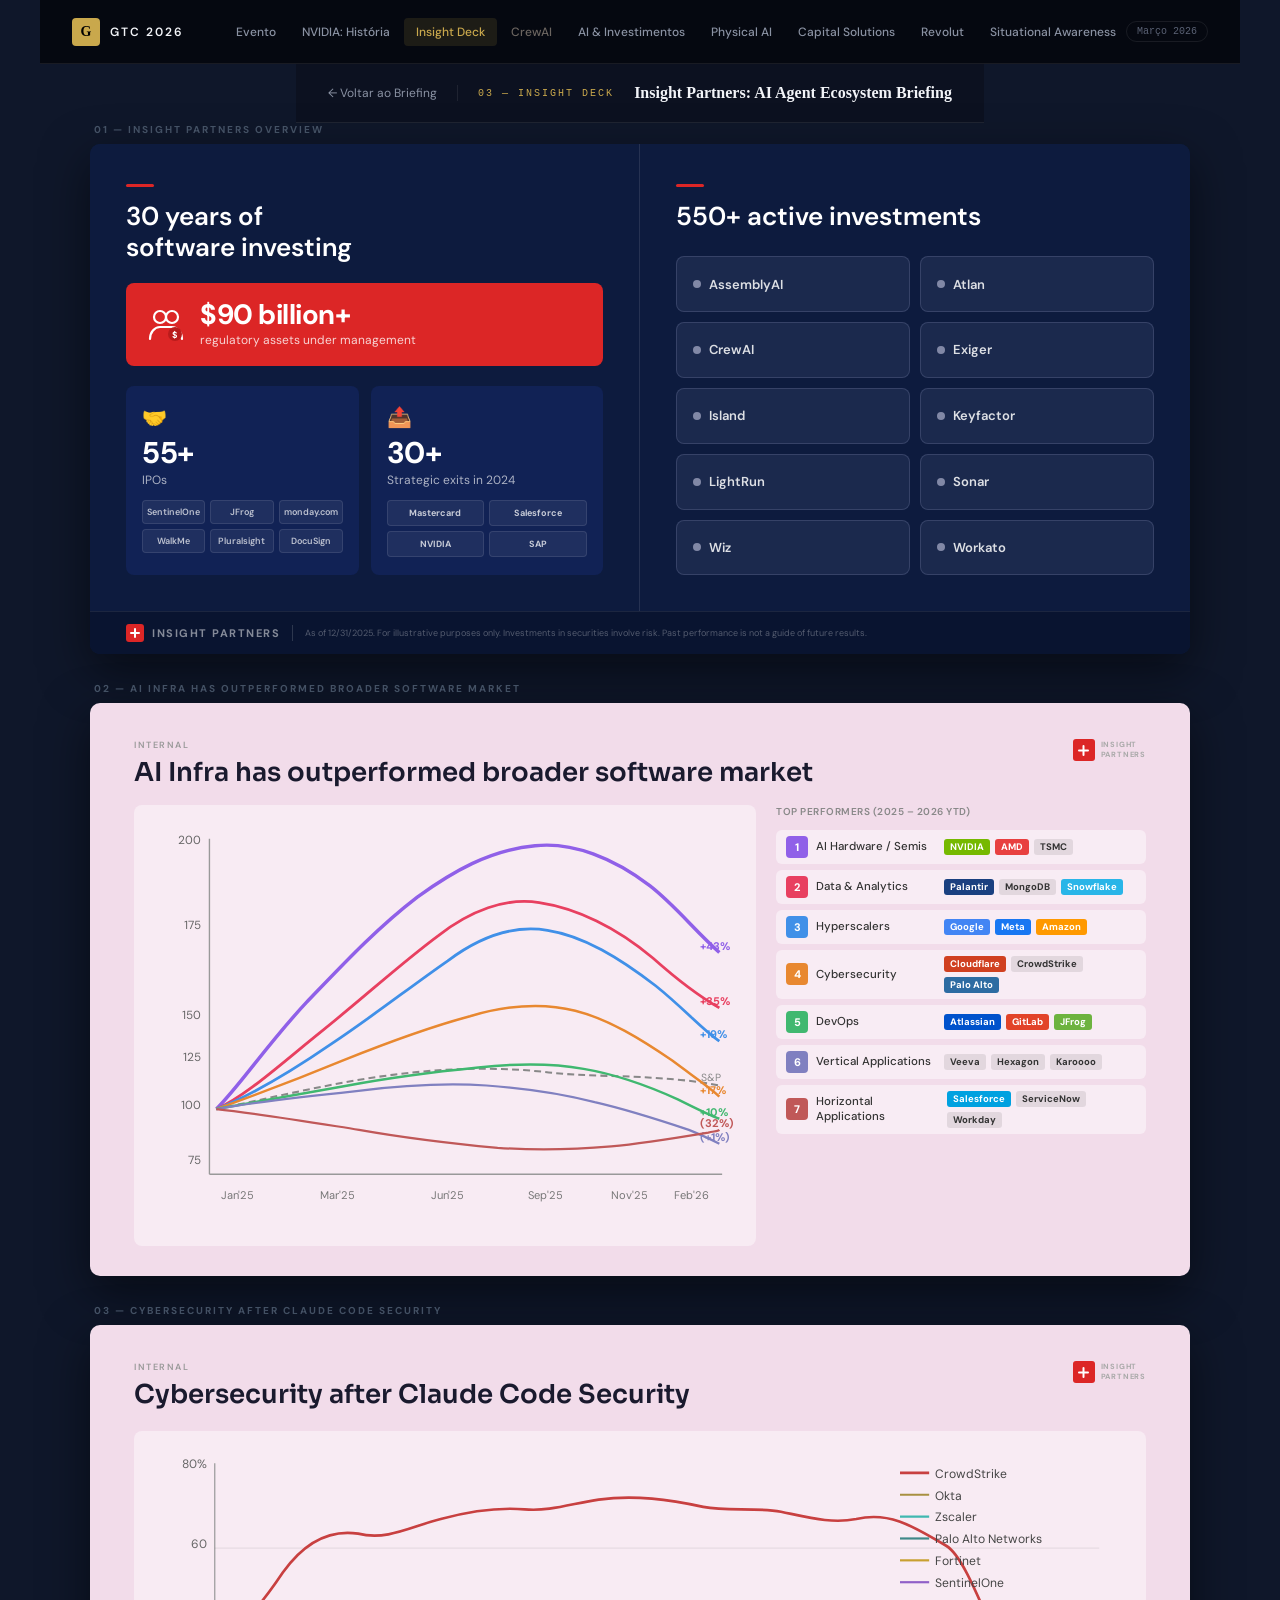
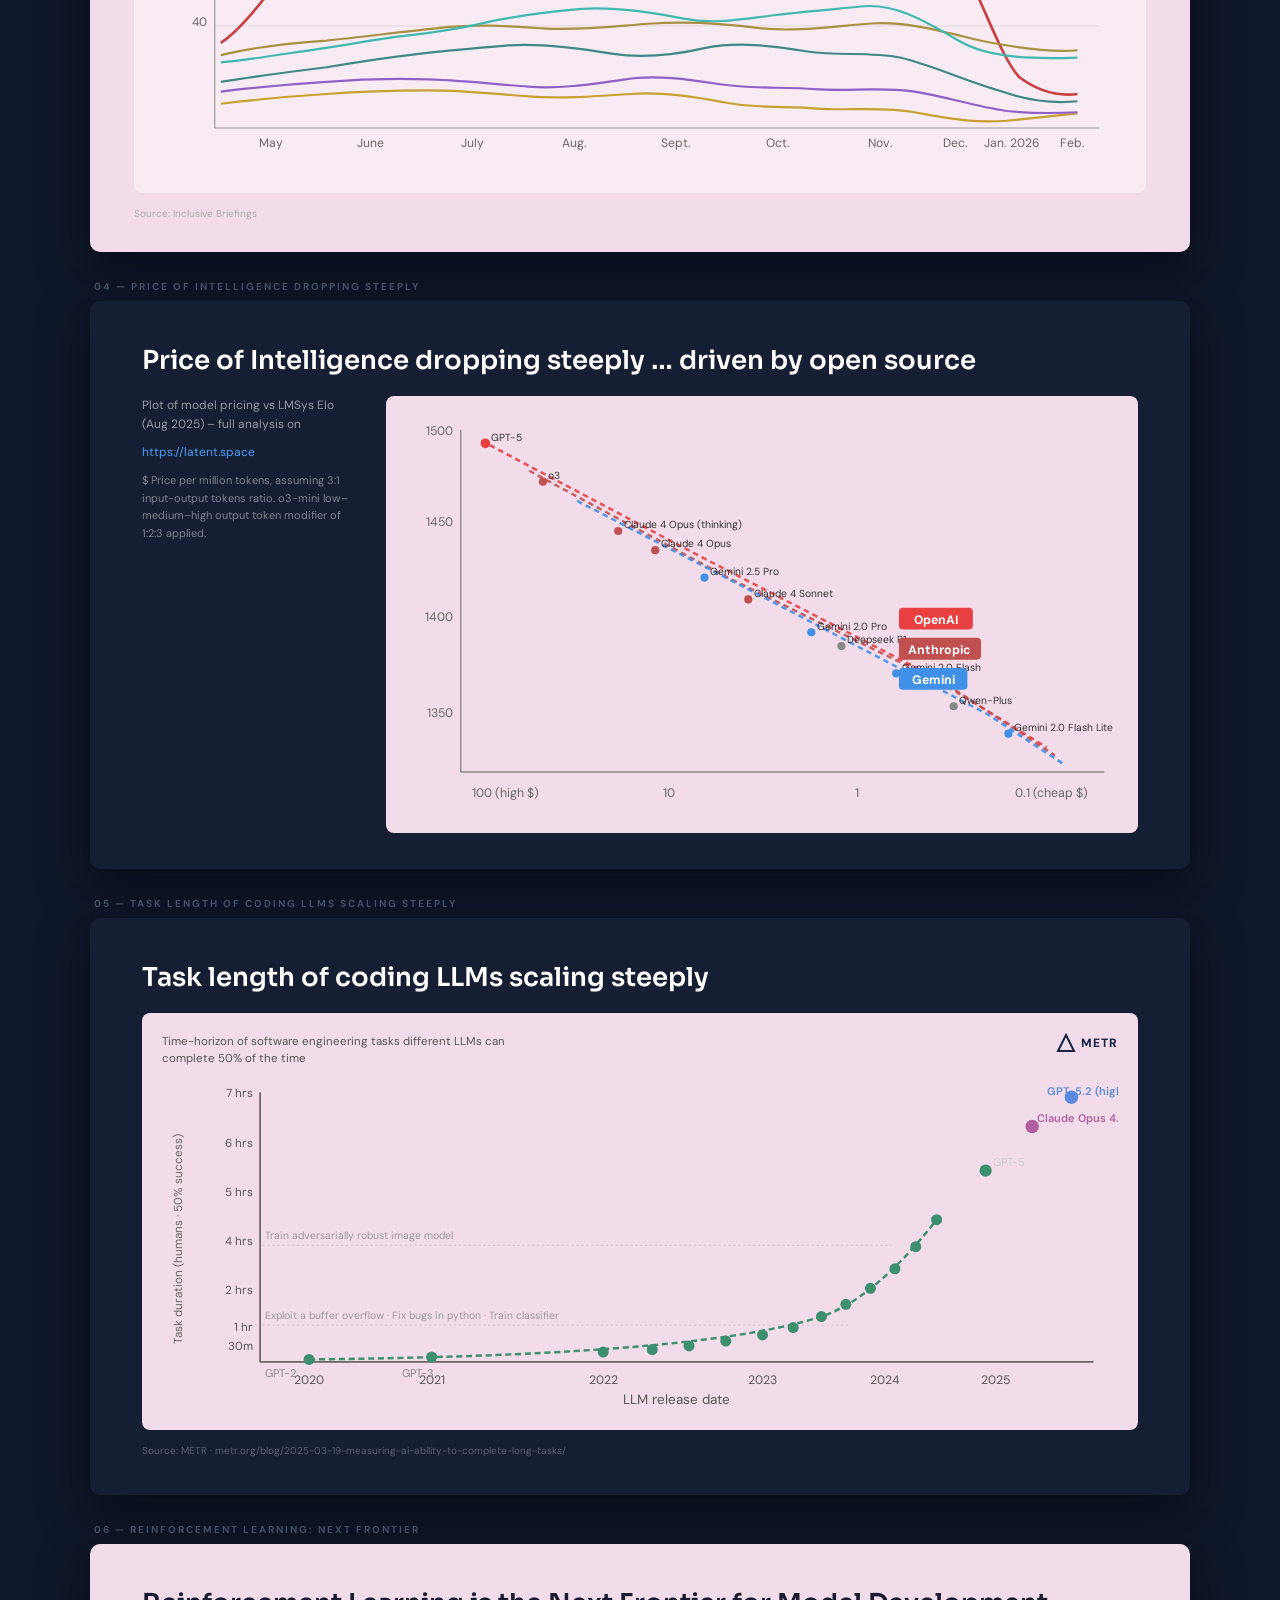
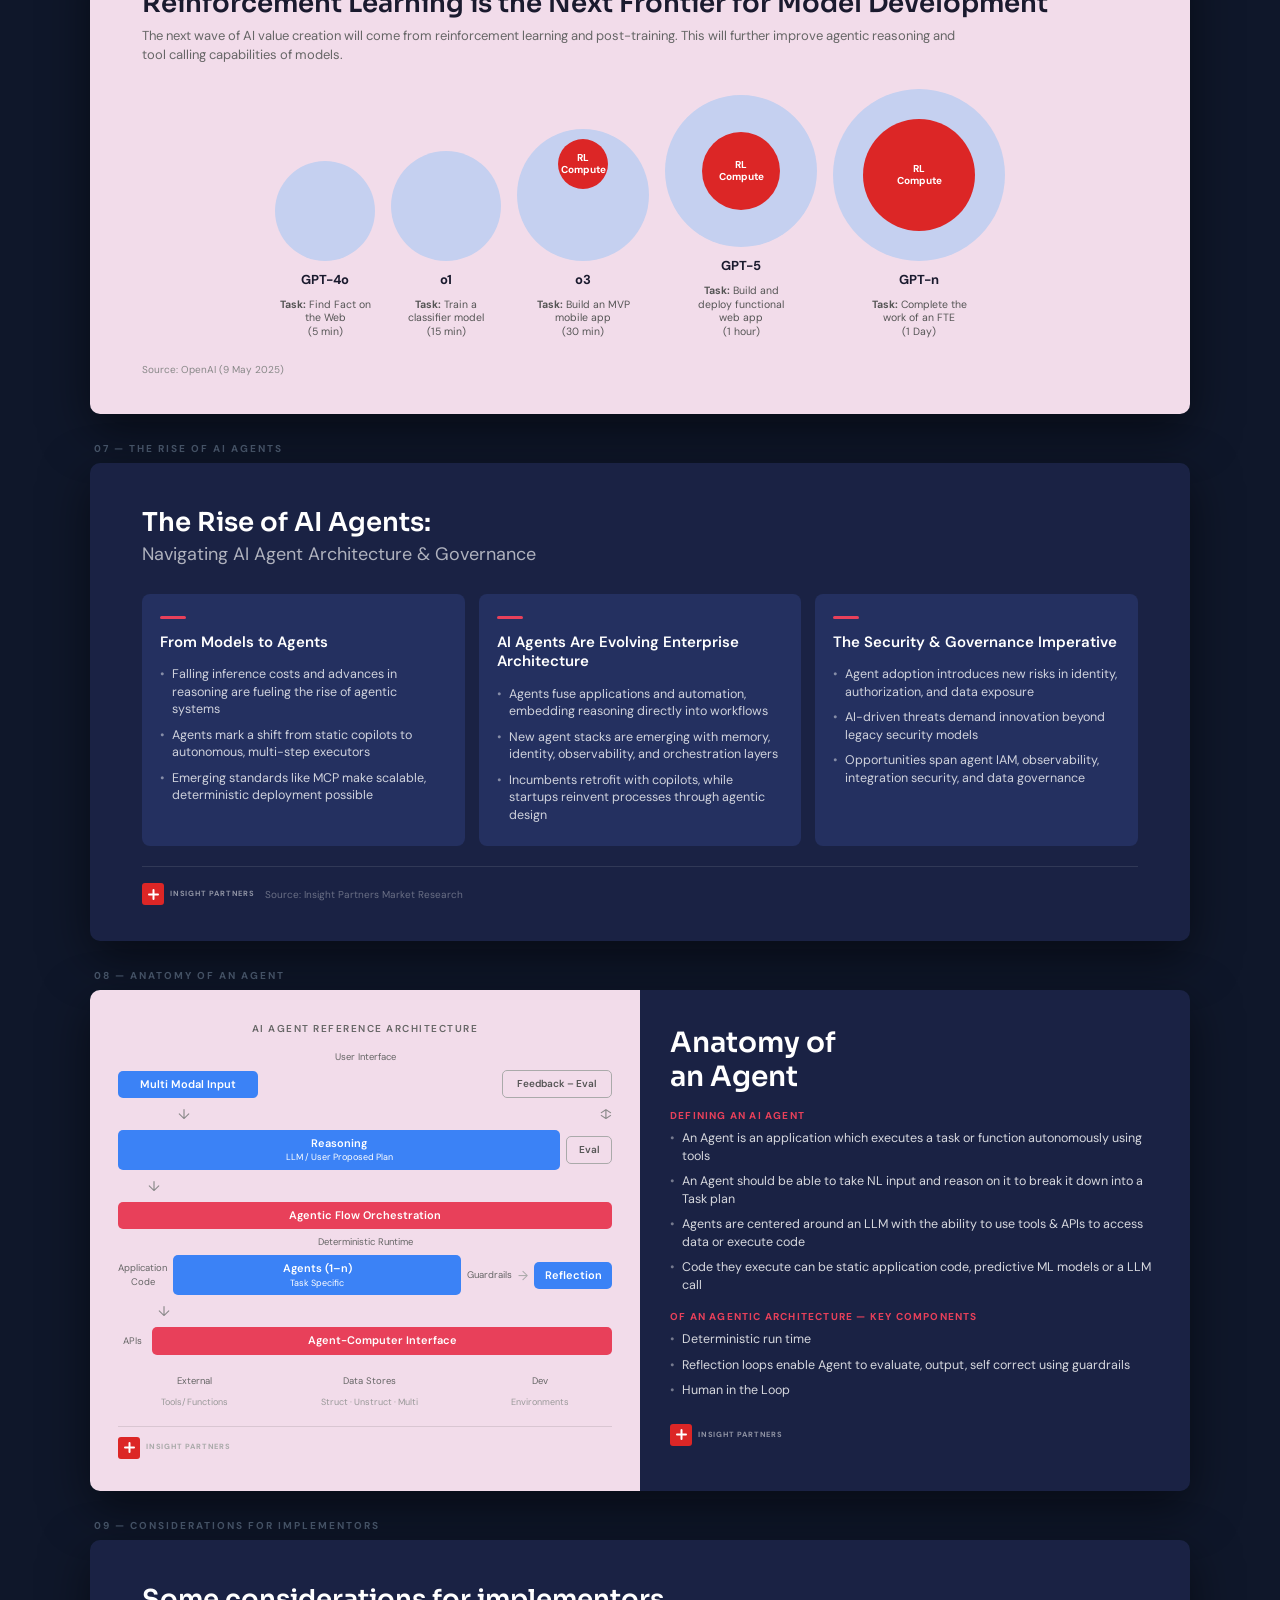
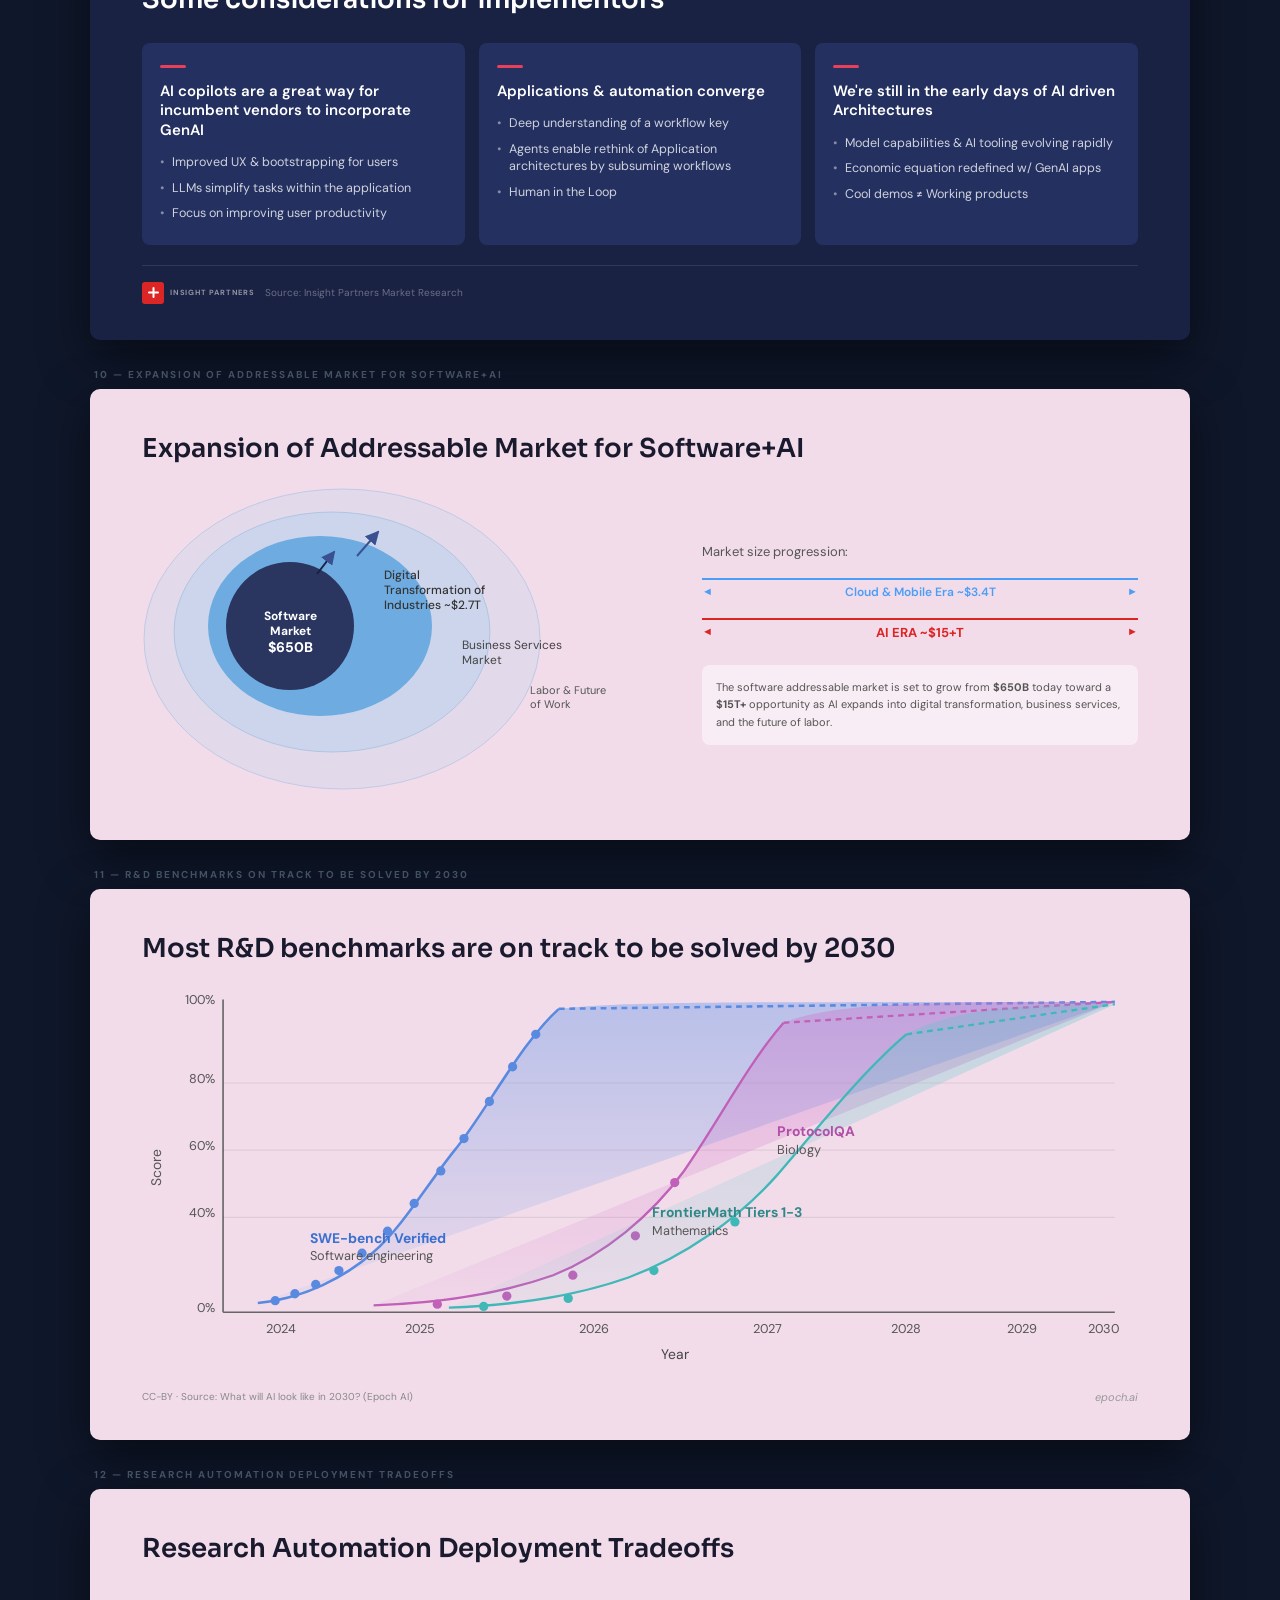
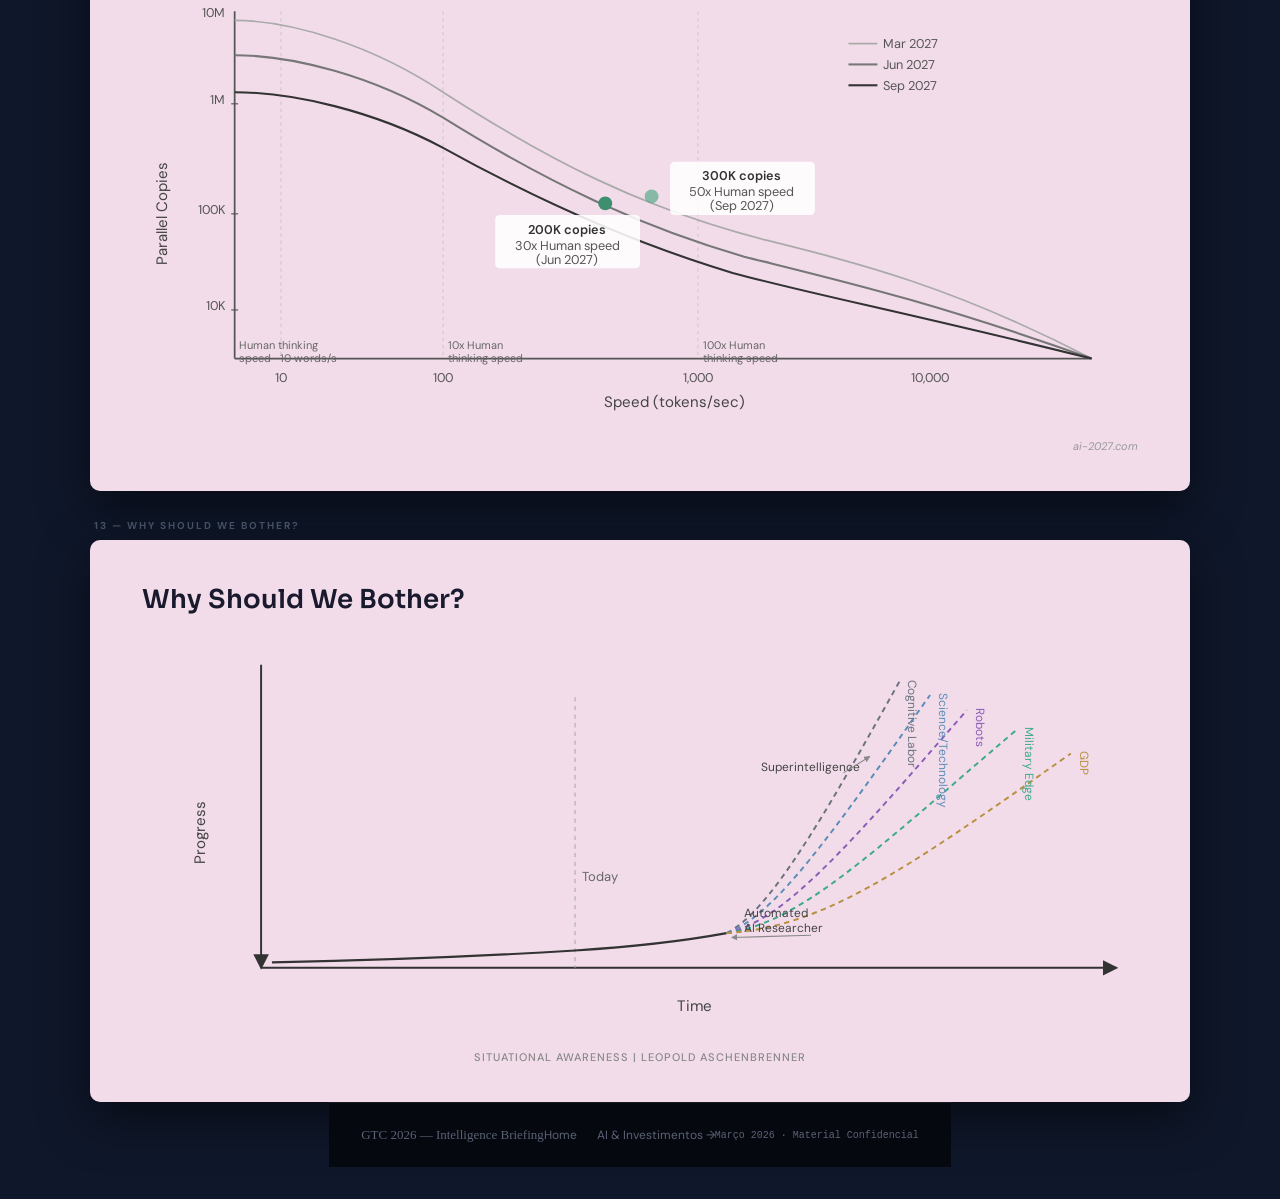
<file: 3_insight_deck.html>
<!DOCTYPE html>
<html lang="pt-BR">
<head>
  <meta charset="UTF-8">
  <meta name="viewport" content="width=device-width, initial-scale=1.0">
  <title>Insight Deck — GTC 2026</title>
  <link href="https://fonts.googleapis.com/css2?family=Sora:wght@400;600;700&family=DM+Sans:wght@300;400;500;600;700&display=swap" rel="stylesheet">
  <style>

*, *::before, *::after { box-sizing: border-box; margin: 0; padding: 0; }

body {
  background: #0f172a;
  font-family: 'DM Sans', sans-serif;
  padding: 32px 20px;
  display: flex;
  flex-direction: column;
  align-items: center;
  gap: 0;
}

.slide-wrap {
  width: 100%;
  max-width: 1100px;
  display: flex;
  flex-direction: column;
  gap: 0;
}

.slide-num {
  font-size: 10px;
  font-weight: 700;
  letter-spacing: 2px;
  text-transform: uppercase;
  color: #475569;
  margin: 28px 0 8px;
  padding-left: 4px;
}
.slide-num:first-child { margin-top: 0; }

.card-outer {
  border-radius: 10px;
  overflow: hidden;
  box-shadow: 0 16px 48px rgba(0,0,0,.5);
  width: 100%;
}

/* ════ BACKGROUNDS ════ */
.bg-pink  { background: #f2dcea; }
.bg-navy  { background: #1a2244; }
.bg-dark  { background: #161e34; }
.bg-ov    { background: #0d1b3e; }

/* shared padding */
.pad   { padding: 44px 52px 36px; }
.padSm { padding: 36px 44px 30px; }

/* headings */
.h1  { font-family:'Sora',sans-serif; font-size:26px; font-weight:600; color:#1a1a2e; line-height:1.2; }
.h1w { font-family:'Sora',sans-serif; font-size:26px; font-weight:600; color:#fff;    line-height:1.2; }
.sub { font-size:13px; color:#666; margin-top:6px; line-height:1.5; max-width:820px; }

/* 3-col cards */
.cols3 { display:grid; grid-template-columns:1fr 1fr 1fr; gap:14px; margin-top:28px; }
.card  { background:#243060; border-radius:8px; padding:22px 18px; display:flex; flex-direction:column; gap:14px; }
.bar   { width:26px; height:3px; background:#e8405a; border-radius:2px; }
.card h3 { font-size:15px; font-weight:600; color:#fff; line-height:1.3; }
.card ul { list-style:none; display:flex; flex-direction:column; gap:8px; }
.card ul li { font-size:12.5px; color:rgba(255,255,255,.78); line-height:1.4; padding-left:12px; position:relative; }
.card ul li::before { content:'•'; position:absolute; left:0; color:rgba(255,255,255,.45); }

/* footer */
.footer   { display:flex; align-items:center; gap:10px; padding-top:16px; margin-top:20px; border-top:1px solid rgba(0,0,0,.1); }
.footer-d { border-top-color:rgba(255,255,255,.1); }
.ip     { display:flex; align-items:center; gap:6px; }
.ip-sq  { width:22px; height:22px; background:#dc2626; border-radius:3px; display:flex; align-items:center; justify-content:center; flex-shrink:0; }
.ip-sq svg { width:11px; height:11px; }
.ip-txt   { font-size:7.5px; font-weight:800; letter-spacing:.8px; text-transform:uppercase; color:#aaa; line-height:1.4; }
.ip-txt-d { color:rgba(255,255,255,.5); }
.src   { font-size:10px; color:#aaa; }
.src-d { color:rgba(255,255,255,.35); }
.internal { font-size:9px; letter-spacing:1.5px; text-transform:uppercase; color:#999; font-weight:600; margin-bottom:6px; }

/* charts */
.chart-wrap      { background:rgba(255,255,255,.42); border-radius:8px; padding:20px; margin-top:20px; }
.chart-wrap-dark { background:#f2dcea; border-radius:8px; padding:20px; margin-top:20px; }

/* split slide */
.split   { display:grid !important; grid-template-columns:1fr 1fr; }
.split-l { background:#f2dcea; padding:32px 28px; }
.split-r { background:#1a2244; padding:36px 30px; }
.diag  { display:flex; flex-direction:column; gap:7px; }
.drow  { display:flex; align-items:center; gap:6px; }
.dbox  { border-radius:5px; padding:7px 10px; font-size:11px; font-weight:600; text-align:center; line-height:1.2; }
.dblue { background:#3b82f6; color:#fff; }
.dred  { background:#e8405a; color:#fff; }
.dout  { background:transparent; border:1.5px solid #aaa; color:#555; font-size:10px; }
.dlbl  { font-size:9.5px; color:#666; text-align:center; }
.s6sec { font-size:10px; letter-spacing:1.2px; text-transform:uppercase; color:#e8405a; font-weight:700; margin:16px 0 8px; }
.s6ul  { list-style:none; display:flex; flex-direction:column; gap:8px; }
.s6ul li { font-size:12.5px; color:rgba(255,255,255,.82); line-height:1.4; padding-left:12px; position:relative; }
.s6ul li::before { content:'•'; position:absolute; left:0; color:rgba(255,255,255,.4); }

/* RL circles */
.rl-row  { display:flex; gap:16px; align-items:flex-end; justify-content:center; padding:24px 0 8px; flex-wrap:wrap; }
.rl-item { display:flex; flex-direction:column; align-items:center; gap:10px; }
.rl-outer { border-radius:50%; background:#c5d0f0; display:flex; align-items:center; justify-content:center; flex-shrink:0; }
.rl-inner { border-radius:50%; background:#dc2626; display:flex; align-items:center; justify-content:center; }
.rl-lbl   { font-size:10px; font-weight:700; color:#fff; text-align:center; line-height:1.2; }
.rl-model { font-size:13px; font-weight:700; color:#1a1a2e; }
.rl-task  { font-size:10.5px; color:#555; text-align:center; line-height:1.3; max-width:100px; }

/* cat table */
.cat     { display:flex; flex-direction:column; gap:6px; }
.cat-row { display:flex; align-items:center; gap:8px; background:rgba(255,255,255,.45); border-radius:6px; padding:6px 10px; }
.cat-n   { width:22px; height:22px; border-radius:4px; display:flex; align-items:center; justify-content:center; font-size:11px; font-weight:800; color:#fff; flex-shrink:0; }
.cat-name { font-size:11.5px; color:#333; font-weight:500; min-width:120px; }
.cat-logos { display:flex; gap:5px; flex-wrap:wrap; }
.ltag  { font-size:9.5px; font-weight:700; padding:2px 6px; border-radius:3px; background:rgba(0,0,0,.09); color:#333; white-space:nowrap; }

  body { padding-top: 0; }
  </style>
</head>
<body>
<nav class="site-nav" style="position:sticky;top:0;z-index:1000;background:rgba(6,8,15,0.95);backdrop-filter:blur(16px);border-bottom:1px solid rgba(255,255,255,0.08);height:64px;display:flex;align-items:center;">
  <div style="max-width:1200px;margin:0 auto;padding:0 32px;display:flex;align-items:center;gap:0;width:100%">
    <a href="index.html" style="display:flex;align-items:center;gap:10px;text-decoration:none;flex-shrink:0;margin-right:40px">
      <div style="width:28px;height:28px;background:#c9a84c;border-radius:4px;display:flex;align-items:center;justify-content:center;font-family:Georgia,serif;font-size:14px;font-weight:700;color:#000">G</div>
      <span style="font-size:12px;font-weight:600;letter-spacing:2px;text-transform:uppercase;color:#f2f4f8">GTC 2026</span>
    </a>
    <div style="display:flex;align-items:center;gap:2px;flex:1;overflow-x:auto;scrollbar-width:none">
      <a href="1_evento.html" style="display:block;padding:6px 12px;font-size:12px;font-weight:500;color:#8a92a3;text-decoration:none;border-radius:4px;white-space:nowrap" onmouseover="this.style.color='#f2f4f8'" onmouseout="this.style.color='#8a92a3'">Evento</a>
      <a href="2_nvidia.html" style="display:block;padding:6px 12px;font-size:12px;font-weight:500;color:#8a92a3;text-decoration:none;border-radius:4px;white-space:nowrap" onmouseover="this.style.color='#f2f4f8'" onmouseout="this.style.color='#8a92a3'">NVIDIA: História</a>
      <a href="3_insight_deck.html" style="display:block;padding:6px 12px;font-size:12px;font-weight:500;color:#c9a84c;text-decoration:none;border-radius:4px;background:rgba(201,168,76,0.12);white-space:nowrap">Insight Deck</a>
      <a href="3b_crewai.html" style="display:block;padding:6px 12px;font-size:12px;font-weight:500;color:#6b6560;text-decoration:none;border-radius:5px;white-space:nowrap">CrewAI</a>
      <a href="4_ai_investimentos.html" style="display:block;padding:6px 12px;font-size:12px;font-weight:500;color:#8a92a3;text-decoration:none;border-radius:4px;white-space:nowrap" onmouseover="this.style.color='#f2f4f8'" onmouseout="this.style.color='#8a92a3'">AI &amp; Investimentos</a>
      <a href="5_physical_ai.html" style="display:block;padding:6px 12px;font-size:12px;font-weight:500;color:#8a92a3;text-decoration:none;border-radius:4px;white-space:nowrap" onmouseover="this.style.color='#f2f4f8'" onmouseout="this.style.color='#8a92a3'">Physical AI</a>
      <a href="6_ia_capital_solutions.html" style="display:block;padding:6px 12px;font-size:12px;font-weight:500;color:#8a92a3;text-decoration:none;border-radius:4px;white-space:nowrap" onmouseover="this.style.color='#f2f4f8'" onmouseout="this.style.color='#8a92a3'">Capital Solutions</a>
      <a href="7_revolut_summary.html" style="display:block;padding:6px 12px;font-size:12px;font-weight:500;color:#8a92a3;text-decoration:none;border-radius:4px;white-space:nowrap" onmouseover="this.style.color='#f2f4f8'" onmouseout="this.style.color='#8a92a3'">Revolut</a>
      <a href="9_situational_awareness.html" style="display:block;padding:6px 12px;font-size:12px;font-weight:500;color:#8a92a3;text-decoration:none;border-radius:4px;white-space:nowrap" onmouseover="this.style.color='#f2f4f8'" onmouseout="this.style.color='#8a92a3'">Situational Awareness</a>
    </div>
    <div style="font-family:monospace;font-size:10px;color:#5a6275;padding:4px 10px;border:1px solid rgba(255,255,255,0.08);border-radius:100px;white-space:nowrap;flex-shrink:0;margin-left:auto">Março 2026</div>
  </div>
</nav>
<div style="background:#0c1120;border-bottom:1px solid rgba(255,255,255,0.08);padding:20px 32px;display:flex;align-items:center;gap:20px">
  <a href="index.html" style="font-size:12px;color:#8a92a3;text-decoration:none;display:flex;align-items:center;gap:4px" onmouseover="this.style.color='#c9a84c'" onmouseout="this.style.color='#8a92a3'">← Voltar ao Briefing</a>
  <div style="width:1px;height:16px;background:rgba(255,255,255,0.08)"></div>
  <span style="font-family:monospace;font-size:10px;letter-spacing:2px;text-transform:uppercase;color:#c9a84c">03 — Insight Deck</span>
  <div style="font-family:Georgia,serif;font-size:16px;color:#f2f4f8;font-weight:600">Insight Partners: AI Agent Ecosystem Briefing</div>
</div>

<div class="slide-wrap">

<!-- ══ 01 ═══════════════════════════════════ -->
<div class="slide-num">01 — Insight Partners Overview</div>
<div class="card-outer bg-ov" style="display:grid;grid-template-columns:1fr 1fr;">
  <div style="background:#0d1b3e;padding:40px 36px 36px;border-right:1px solid rgba(255,255,255,.1);display:flex;flex-direction:column;gap:20px;">
    <div>
      <div style="width:28px;height:3px;background:#dc2626;border-radius:2px;margin-bottom:14px"></div>
      <div style="font-size:26px;font-weight:600;color:#fff;line-height:1.2">30 years of<br>software investing</div>
    </div>
    <div style="background:#dc2626;border-radius:8px;padding:18px 20px;display:flex;align-items:center;gap:14px">
      <svg width="40" height="40" viewBox="0 0 40 40" fill="none"><circle cx="14" cy="12" r="6" stroke="white" stroke-width="2.2"/><circle cx="26" cy="12" r="6" stroke="white" stroke-width="2.2"/><path d="M4 34c0-6.627 4.477-12 10-12h12c5.523 0 10 5.373 10 12" stroke="white" stroke-width="2.2" stroke-linecap="round"/><circle cx="29" cy="29" r="7" fill="#b91c1c"/><text x="29" y="33" text-anchor="middle" fill="white" font-size="9" font-weight="700" font-family="DM Sans">$</text></svg>
      <div><div style="font-size:28px;font-weight:700;color:#fff;letter-spacing:-.5px;line-height:1">$90 billion+</div><div style="font-size:12px;color:rgba(255,255,255,.8);margin-top:3px">regulatory assets under management</div></div>
    </div>
    <div style="display:grid;grid-template-columns:1fr 1fr;gap:12px">
      <div style="background:#112255;border-radius:8px;padding:18px 16px">
        <div style="font-size:20px;margin-bottom:8px">🤝</div>
        <div style="font-size:30px;font-weight:700;color:#fff;line-height:1;letter-spacing:-.5px">55+</div>
        <div style="font-size:12px;color:rgba(255,255,255,.65);margin-top:4px">IPOs</div>
        <div style="display:grid;grid-template-columns:1fr 1fr 1fr;gap:5px;margin-top:12px">
          <div style="background:rgba(255,255,255,.06);border:1px solid rgba(255,255,255,.1);border-radius:4px;padding:5px 4px;font-size:9px;font-weight:600;color:rgba(255,255,255,.7);text-align:center">SentinelOne</div>
          <div style="background:rgba(255,255,255,.06);border:1px solid rgba(255,255,255,.1);border-radius:4px;padding:5px 4px;font-size:9px;font-weight:600;color:rgba(255,255,255,.7);text-align:center">JFrog</div>
          <div style="background:rgba(255,255,255,.06);border:1px solid rgba(255,255,255,.1);border-radius:4px;padding:5px 4px;font-size:9px;font-weight:600;color:rgba(255,255,255,.7);text-align:center">monday.com</div>
          <div style="background:rgba(255,255,255,.06);border:1px solid rgba(255,255,255,.1);border-radius:4px;padding:5px 4px;font-size:9px;font-weight:600;color:rgba(255,255,255,.7);text-align:center">WalkMe</div>
          <div style="background:rgba(255,255,255,.06);border:1px solid rgba(255,255,255,.1);border-radius:4px;padding:5px 4px;font-size:9px;font-weight:600;color:rgba(255,255,255,.7);text-align:center">Pluralsight</div>
          <div style="background:rgba(255,255,255,.06);border:1px solid rgba(255,255,255,.1);border-radius:4px;padding:5px 4px;font-size:9px;font-weight:600;color:rgba(255,255,255,.7);text-align:center">DocuSign</div>
        </div>
      </div>
      <div style="background:#112255;border-radius:8px;padding:18px 16px">
        <div style="font-size:20px;margin-bottom:8px">📤</div>
        <div style="font-size:30px;font-weight:700;color:#fff;line-height:1;letter-spacing:-.5px">30+</div>
        <div style="font-size:12px;color:rgba(255,255,255,.65);margin-top:4px">Strategic exits in 2024</div>
        <div style="display:grid;grid-template-columns:1fr 1fr;gap:5px;margin-top:12px">
          <div style="background:rgba(255,255,255,.06);border:1px solid rgba(255,255,255,.1);border-radius:4px;padding:6px 8px;font-size:9px;font-weight:700;color:rgba(255,255,255,.75);text-align:center">Mastercard</div>
          <div style="background:rgba(255,255,255,.06);border:1px solid rgba(255,255,255,.1);border-radius:4px;padding:6px 8px;font-size:9px;font-weight:700;color:rgba(255,255,255,.75);text-align:center">Salesforce</div>
          <div style="background:rgba(255,255,255,.06);border:1px solid rgba(255,255,255,.1);border-radius:4px;padding:6px 8px;font-size:9px;font-weight:700;color:rgba(255,255,255,.75);text-align:center">NVIDIA</div>
          <div style="background:rgba(255,255,255,.06);border:1px solid rgba(255,255,255,.1);border-radius:4px;padding:6px 8px;font-size:9px;font-weight:700;color:rgba(255,255,255,.75);text-align:center">SAP</div>
        </div>
      </div>
    </div>
  </div>
  <div style="background:#0d1b3e;padding:40px 36px 36px;display:flex;flex-direction:column;">
    <div style="width:28px;height:3px;background:#dc2626;border-radius:2px;margin-bottom:14px"></div>
    <div style="font-size:26px;font-weight:600;color:#fff;line-height:1.2;margin-bottom:24px">550+ active investments</div>
    <div style="display:grid;grid-template-columns:1fr 1fr;gap:10px;flex:1">
      <div style="background:rgba(200,210,255,.08);border:1px solid rgba(200,210,255,.15);border-radius:8px;padding:14px 16px;display:flex;align-items:center;gap:8px"><div style="width:8px;height:8px;border-radius:50%;background:#e8e8ff;opacity:.5;flex-shrink:0"></div><span style="font-size:13px;font-weight:600;color:rgba(255,255,255,.85)">AssemblyAI</span></div>
      <div style="background:rgba(200,210,255,.08);border:1px solid rgba(200,210,255,.15);border-radius:8px;padding:14px 16px;display:flex;align-items:center;gap:8px"><div style="width:8px;height:8px;border-radius:50%;background:#e8e8ff;opacity:.5;flex-shrink:0"></div><span style="font-size:13px;font-weight:600;color:rgba(255,255,255,.85)">Atlan</span></div>
      <div style="background:rgba(200,210,255,.08);border:1px solid rgba(200,210,255,.15);border-radius:8px;padding:14px 16px;display:flex;align-items:center;gap:8px"><div style="width:8px;height:8px;border-radius:50%;background:#e8e8ff;opacity:.5;flex-shrink:0"></div><span style="font-size:13px;font-weight:600;color:rgba(255,255,255,.85)">CrewAI</span></div>
      <div style="background:rgba(200,210,255,.08);border:1px solid rgba(200,210,255,.15);border-radius:8px;padding:14px 16px;display:flex;align-items:center;gap:8px"><div style="width:8px;height:8px;border-radius:50%;background:#e8e8ff;opacity:.5;flex-shrink:0"></div><span style="font-size:13px;font-weight:600;color:rgba(255,255,255,.85)">Exiger</span></div>
      <div style="background:rgba(200,210,255,.08);border:1px solid rgba(200,210,255,.15);border-radius:8px;padding:14px 16px;display:flex;align-items:center;gap:8px"><div style="width:8px;height:8px;border-radius:50%;background:#e8e8ff;opacity:.5;flex-shrink:0"></div><span style="font-size:13px;font-weight:600;color:rgba(255,255,255,.85)">Island</span></div>
      <div style="background:rgba(200,210,255,.08);border:1px solid rgba(200,210,255,.15);border-radius:8px;padding:14px 16px;display:flex;align-items:center;gap:8px"><div style="width:8px;height:8px;border-radius:50%;background:#e8e8ff;opacity:.5;flex-shrink:0"></div><span style="font-size:13px;font-weight:600;color:rgba(255,255,255,.85)">Keyfactor</span></div>
      <div style="background:rgba(200,210,255,.08);border:1px solid rgba(200,210,255,.15);border-radius:8px;padding:14px 16px;display:flex;align-items:center;gap:8px"><div style="width:8px;height:8px;border-radius:50%;background:#e8e8ff;opacity:.5;flex-shrink:0"></div><span style="font-size:13px;font-weight:600;color:rgba(255,255,255,.85)">LightRun</span></div>
      <div style="background:rgba(200,210,255,.08);border:1px solid rgba(200,210,255,.15);border-radius:8px;padding:14px 16px;display:flex;align-items:center;gap:8px"><div style="width:8px;height:8px;border-radius:50%;background:#e8e8ff;opacity:.5;flex-shrink:0"></div><span style="font-size:13px;font-weight:600;color:rgba(255,255,255,.85)">Sonar</span></div>
      <div style="background:rgba(200,210,255,.08);border:1px solid rgba(200,210,255,.15);border-radius:8px;padding:14px 16px;display:flex;align-items:center;gap:8px"><div style="width:8px;height:8px;border-radius:50%;background:#e8e8ff;opacity:.5;flex-shrink:0"></div><span style="font-size:13px;font-weight:600;color:rgba(255,255,255,.85)">Wiz</span></div>
      <div style="background:rgba(200,210,255,.08);border:1px solid rgba(200,210,255,.15);border-radius:8px;padding:14px 16px;display:flex;align-items:center;gap:8px"><div style="width:8px;height:8px;border-radius:50%;background:#e8e8ff;opacity:.5;flex-shrink:0"></div><span style="font-size:13px;font-weight:600;color:rgba(255,255,255,.85)">Workato</span></div>
    </div>
  </div>
  <div style="grid-column:1/-1;background:#091430;padding:12px 36px;display:flex;align-items:center;gap:12px;border-top:1px solid rgba(255,255,255,.08)">
    <div style="display:flex;align-items:center;gap:8px"><svg width="18" height="18" viewBox="0 0 18 18" fill="none"><rect width="18" height="18" rx="3" fill="#dc2626"/><path d="M5 9h8M9 5v8" stroke="white" stroke-width="2" stroke-linecap="round"/></svg><span style="font-size:11px;font-weight:700;color:rgba(255,255,255,.5);letter-spacing:1.5px;text-transform:uppercase">Insight Partners</span></div>
    <div style="width:1px;height:16px;background:rgba(255,255,255,.15)"></div>
    <div style="font-size:9px;color:rgba(255,255,255,.3);line-height:1.5;flex:1">As of 12/31/2025. For illustrative purposes only. Investments in securities involve risk. Past performance is not a guide of future results.</div>
  </div>
</div>

<!-- ══ 02 ═══════════════════════════════════ -->
<div class="slide-num">02 — AI Infra has outperformed broader software market</div>
<div class="card-outer bg-pink padSm">
  <div style="display:flex;justify-content:space-between;align-items:flex-start;margin-bottom:16px">
    <div><div class="internal">INTERNAL</div><div class="h1">AI Infra has outperformed broader software market</div></div>
    <div class="ip"><div class="ip-sq"><svg viewBox="0 0 11 11" fill="none"><path d="M1 5.5h9M5.5 1v9" stroke="#fff" stroke-width="2" stroke-linecap="round"/></svg></div><div class="ip-txt">INSIGHT<br>PARTNERS</div></div>
  </div>
  <div style="display:grid;grid-template-columns:1fr 370px;gap:20px">
    <div class="chart-wrap" style="margin-top:0">
      <svg viewBox="0 0 420 290" width="100%" style="display:block" xmlns="http://www.w3.org/2000/svg">
        <line x1="40" y1="10" x2="40" y2="252" stroke="#999" stroke-width="1"/><line x1="40" y1="252" x2="410" y2="252" stroke="#999" stroke-width="1"/>
        <text x="34" y="14" text-anchor="end" font-size="8.5" fill="#666" font-family="DM Sans">200</text><text x="34" y="75" text-anchor="end" font-size="8.5" fill="#666" font-family="DM Sans">175</text><text x="34" y="140" text-anchor="end" font-size="8.5" fill="#666" font-family="DM Sans">150</text><text x="34" y="170" text-anchor="end" font-size="8.5" fill="#666" font-family="DM Sans">125</text><text x="34" y="205" text-anchor="end" font-size="8.5" fill="#666" font-family="DM Sans">100</text><text x="34" y="245" text-anchor="end" font-size="8.5" fill="#666" font-family="DM Sans">75</text>
        <text x="48" y="270" font-size="8" fill="#777" font-family="DM Sans">Jan'25</text><text x="120" y="270" font-size="8" fill="#777" font-family="DM Sans">Mar'25</text><text x="200" y="270" font-size="8" fill="#777" font-family="DM Sans">Jun'25</text><text x="270" y="270" font-size="8" fill="#777" font-family="DM Sans">Sep'25</text><text x="330" y="270" font-size="8" fill="#777" font-family="DM Sans">Nov'25</text><text x="375" y="270" font-size="8" fill="#777" font-family="DM Sans">Feb'26</text>
        <path d="M45 205 C80 198 120 188 160 182 C200 176 240 174 280 178 C310 182 340 180 380 184 C392 185 402 187 408 188" stroke="#888" stroke-width="1.5" fill="none" stroke-dasharray="5,3"/><text x="395" y="185" font-size="7.5" fill="#888" font-family="DM Sans">S&amp;P</text>
        <path d="M45 205 C62 188 82 158 110 128 C135 102 160 75 190 52 C215 34 242 18 275 15 C302 12 332 24 358 44 C376 58 390 76 408 92" stroke="#9060e8" stroke-width="2.5" fill="none"/><text x="394" y="90" font-size="8" fill="#9060e8" font-weight="700" font-family="DM Sans">+43%</text>
        <path d="M45 205 C66 196 92 172 122 148 C152 124 178 100 205 80 C228 62 254 52 278 56 C305 60 334 74 360 96 C378 112 394 124 408 132" stroke="#e84060" stroke-width="2" fill="none"/><text x="394" y="130" font-size="8" fill="#e84060" font-weight="700" font-family="DM Sans">+35%</text>
        <path d="M45 205 C68 196 96 180 128 158 C158 138 186 116 212 98 C236 80 260 72 284 76 C310 80 336 96 362 116 C382 132 396 148 408 156" stroke="#4090e8" stroke-width="2" fill="none"/><text x="394" y="154" font-size="8" fill="#4090e8" font-weight="700" font-family="DM Sans">+19%</text>
        <path d="M45 205 C70 196 102 184 136 170 C166 158 198 146 228 138 C255 130 280 128 304 134 C328 140 352 155 374 170 C390 182 402 190 408 196" stroke="#e88830" stroke-width="1.8" fill="none"/><text x="394" y="194" font-size="8" fill="#e88830" font-weight="700" font-family="DM Sans">+17%</text>
        <path d="M45 205 C72 200 105 194 140 188 C172 182 204 178 234 175 C262 172 288 172 310 176 C334 180 356 188 378 198 C392 205 402 210 408 212" stroke="#40b870" stroke-width="1.8" fill="none"/><text x="394" y="210" font-size="8" fill="#40b870" font-weight="700" font-family="DM Sans">+10%</text>
        <path d="M45 205 C72 200 108 196 146 192 C178 188 210 186 240 188 C268 190 295 194 318 200 C340 205 362 212 386 220 C396 224 404 228 408 230" stroke="#8080c0" stroke-width="1.6" fill="none"/><text x="394" y="228" font-size="8" fill="#8080c0" font-weight="700" font-family="DM Sans">(+1%)</text>
        <path d="M45 205 C74 208 110 214 148 220 C182 226 216 230 248 233 C278 235 306 234 330 232 C352 230 376 226 400 222 C404 221 407 221 408 220" stroke="#c05858" stroke-width="1.6" fill="none"/><text x="394" y="218" font-size="8" fill="#c05858" font-weight="700" font-family="DM Sans">(32%)</text>
      </svg>
    </div>
    <div class="cat">
      <div style="font-size:10px;font-weight:600;color:#888;margin-bottom:6px;letter-spacing:.5px">TOP PERFORMERS (2025 – 2026 YTD)</div>
      <div class="cat-row"><div class="cat-n" style="background:#9060e8">1</div><div class="cat-name">AI Hardware / Semis</div><div class="cat-logos"><div class="ltag" style="background:#76b900;color:#fff">NVIDIA</div><div class="ltag" style="background:#e84040;color:#fff">AMD</div><div class="ltag">TSMC</div></div></div>
      <div class="cat-row"><div class="cat-n" style="background:#e84060">2</div><div class="cat-name">Data &amp; Analytics</div><div class="cat-logos"><div class="ltag" style="background:#1a4080;color:#fff">Palantir</div><div class="ltag">MongoDB</div><div class="ltag" style="background:#29b5e8;color:#fff">Snowflake</div></div></div>
      <div class="cat-row"><div class="cat-n" style="background:#4090e8">3</div><div class="cat-name">Hyperscalers</div><div class="cat-logos"><div class="ltag" style="background:#4285f4;color:#fff">Google</div><div class="ltag" style="background:#1877f2;color:#fff">Meta</div><div class="ltag" style="background:#ff9900;color:#fff">Amazon</div></div></div>
      <div class="cat-row"><div class="cat-n" style="background:#e88830">4</div><div class="cat-name">Cybersecurity</div><div class="cat-logos"><div class="ltag" style="background:#d04020;color:#fff">Cloudflare</div><div class="ltag">CrowdStrike</div><div class="ltag" style="background:#2d6ca2;color:#fff">Palo Alto</div></div></div>
      <div class="cat-row"><div class="cat-n" style="background:#40b870">5</div><div class="cat-name">DevOps</div><div class="cat-logos"><div class="ltag" style="background:#0052cc;color:#fff">Atlassian</div><div class="ltag" style="background:#e24329;color:#fff">GitLab</div><div class="ltag" style="background:#6db33f;color:#fff">JFrog</div></div></div>
      <div class="cat-row"><div class="cat-n" style="background:#8080c0">6</div><div class="cat-name">Vertical Applications</div><div class="cat-logos"><div class="ltag">Veeva</div><div class="ltag">Hexagon</div><div class="ltag">Karoooo</div></div></div>
      <div class="cat-row"><div class="cat-n" style="background:#c05858">7</div><div class="cat-name">Horizontal Applications</div><div class="cat-logos"><div class="ltag" style="background:#00a1e0;color:#fff">Salesforce</div><div class="ltag">ServiceNow</div><div class="ltag">Workday</div></div></div>
    </div>
  </div>
</div>

<!-- ══ 03 ═══════════════════════════════════ -->
<div class="slide-num">03 — Cybersecurity after Claude Code Security</div>
<div class="card-outer bg-pink padSm">
  <div style="display:flex;justify-content:space-between;align-items:flex-start;margin-bottom:20px">
    <div><div class="internal">INTERNAL</div><div class="h1">Cybersecurity after Claude Code Security</div></div>
    <div class="ip"><div class="ip-sq"><svg viewBox="0 0 11 11" fill="none"><path d="M1 5.5h9M5.5 1v9" stroke="#fff" stroke-width="2" stroke-linecap="round"/></svg></div><div class="ip-txt">INSIGHT<br>PARTNERS</div></div>
  </div>
  <div class="chart-wrap">
    <svg viewBox="0 0 800 265" width="100%" style="display:block" xmlns="http://www.w3.org/2000/svg">
      <line x1="50" y1="10" x2="50" y2="228" stroke="#999" stroke-width="1"/><line x1="50" y1="228" x2="778" y2="228" stroke="#999" stroke-width="1"/>
      <text x="44" y="14" text-anchor="end" font-size="10" fill="#666" font-family="DM Sans">80%</text><text x="44" y="80" text-anchor="end" font-size="10" fill="#666" font-family="DM Sans">60</text><text x="44" y="144" text-anchor="end" font-size="10" fill="#666" font-family="DM Sans">40</text>
      <line x1="50" y1="80" x2="778" y2="80" stroke="rgba(0,0,0,.07)" stroke-width="1"/><line x1="50" y1="144" x2="778" y2="144" stroke="rgba(0,0,0,.07)" stroke-width="1"/>
      <text x="96"  y="244" font-size="10" fill="#666" font-family="DM Sans" text-anchor="middle">May</text><text x="178" y="244" font-size="10" fill="#666" font-family="DM Sans" text-anchor="middle">June</text><text x="262" y="244" font-size="10" fill="#666" font-family="DM Sans" text-anchor="middle">July</text><text x="346" y="244" font-size="10" fill="#666" font-family="DM Sans" text-anchor="middle">Aug.</text><text x="430" y="244" font-size="10" fill="#666" font-family="DM Sans" text-anchor="middle">Sept.</text><text x="514" y="244" font-size="10" fill="#666" font-family="DM Sans" text-anchor="middle">Oct.</text><text x="598" y="244" font-size="10" fill="#666" font-family="DM Sans" text-anchor="middle">Nov.</text><text x="660" y="244" font-size="10" fill="#666" font-family="DM Sans" text-anchor="middle">Dec.</text><text x="706" y="244" font-size="10" fill="#666" font-family="DM Sans" text-anchor="middle">Jan. 2026</text><text x="756" y="244" font-size="10" fill="#666" font-family="DM Sans" text-anchor="middle">Feb.</text>
      <path d="M55 158 C70 148 90 124 106 100 C126 72 148 65 168 68 C192 74 212 62 236 56 C258 50 280 46 305 48 C325 50 345 43 366 40 C396 36 424 40 452 46 C472 50 494 46 516 50 C540 55 558 60 578 56 C604 50 622 60 652 78 C672 90 692 164 712 186 C728 198 744 202 760 200" stroke="#c84040" stroke-width="2.2" fill="none"/>
      <path d="M55 168 C80 162 112 158 142 156 C172 153 202 149 232 146 C262 142 290 144 320 146 C350 148 380 144 410 142 C440 140 470 142 500 146 C530 149 560 144 590 142 C620 140 650 149 680 156 C710 162 740 166 760 164" stroke="#a89040" stroke-width="1.8" fill="none"/>
      <path d="M55 174 C80 172 112 166 142 162 C168 158 188 154 208 152 C234 149 258 145 278 140 C304 135 328 132 352 130 C378 128 406 132 436 138 C462 143 486 138 512 135 C538 132 562 130 582 128 C608 125 632 138 662 156 C682 168 712 172 760 170" stroke="#40b8b0" stroke-width="1.8" fill="none"/>
      <path d="M55 190 C80 186 110 182 142 178 C166 174 192 170 218 167 C244 164 268 162 292 160 C318 158 348 162 378 167 C404 171 428 168 454 162 C480 157 508 160 538 165 C564 169 588 165 614 170 C640 176 664 188 698 198 C718 205 740 208 760 206" stroke="#408888" stroke-width="1.8" fill="none"/>
      <path d="M55 208 C80 205 110 202 142 200 C168 198 196 197 226 197 C256 197 282 200 308 202 C334 204 362 202 392 200 C418 198 444 202 470 207 C496 212 520 210 546 212 C572 214 598 210 626 215 C654 220 672 224 702 222 C722 220 742 218 760 216" stroke="#c8a030" stroke-width="1.8" fill="none"/>
      <path d="M55 198 C80 195 110 192 142 190 C166 188 196 187 226 188 C256 189 282 192 308 194 C334 196 360 192 388 188 C412 184 440 188 466 192 C492 196 518 194 544 196 C570 198 598 194 626 198 C652 202 674 210 702 214 C722 216 742 216 760 215" stroke="#9060c8" stroke-width="1.8" fill="none"/>
      <line x1="614" y1="18" x2="638" y2="18" stroke="#c84040" stroke-width="2.2"/><text x="643" y="22" font-size="10" fill="#444" font-family="DM Sans">CrowdStrike</text>
      <line x1="614" y1="36" x2="638" y2="36" stroke="#a89040" stroke-width="1.8"/><text x="643" y="40" font-size="10" fill="#444" font-family="DM Sans">Okta</text>
      <line x1="614" y1="54" x2="638" y2="54" stroke="#40b8b0" stroke-width="1.8"/><text x="643" y="58" font-size="10" fill="#444" font-family="DM Sans">Zscaler</text>
      <line x1="614" y1="72" x2="638" y2="72" stroke="#408888" stroke-width="1.8"/><text x="643" y="76" font-size="10" fill="#444" font-family="DM Sans">Palo Alto Networks</text>
      <line x1="614" y1="90" x2="638" y2="90" stroke="#c8a030" stroke-width="1.8"/><text x="643" y="94" font-size="10" fill="#444" font-family="DM Sans">Fortinet</text>
      <line x1="614" y1="108" x2="638" y2="108" stroke="#9060c8" stroke-width="1.8"/><text x="643" y="112" font-size="10" fill="#444" font-family="DM Sans">SentinelOne</text>
    </svg>
  </div>
  <div style="margin-top:8px"><span style="font-size:10px;color:#aaa">Source: Inclusive Briefings</span></div>
</div>

<!-- ══ 04 ═══════════════════════════════════ -->
<div class="slide-num">04 — Price of Intelligence dropping steeply</div>
<div class="card-outer bg-dark pad">
  <div class="h1w">Price of Intelligence dropping steeply … driven by open source</div>
  <div style="display:grid;grid-template-columns:220px 1fr;gap:24px;margin-top:20px">
    <div>
      <div style="font-size:12px;color:rgba(255,255,255,.55);line-height:1.6;margin-bottom:10px">Plot of model pricing vs LMSys Elo (Aug 2025) – full analysis on</div>
      <div style="font-size:12px;color:#4a9ef8;margin-bottom:12px">https://latent.space</div>
      <div style="font-size:11px;color:rgba(255,255,255,.45);line-height:1.6">$ Price per million tokens, assuming 3:1 input-output tokens ratio. o3-mini low–medium–high output token modifier of 1:2:3 applied.</div>
    </div>
    <div class="chart-wrap-dark" style="margin-top:0">
      <svg viewBox="0 0 520 290" width="100%" style="display:block" xmlns="http://www.w3.org/2000/svg">
        <line x1="40" y1="10" x2="40" y2="260" stroke="#888" stroke-width="1"/><line x1="40" y1="260" x2="510" y2="260" stroke="#888" stroke-width="1"/>
        <text x="34" y="14" text-anchor="end" font-size="9" fill="#666" font-family="DM Sans">1500</text><text x="34" y="80" text-anchor="end" font-size="9" fill="#666" font-family="DM Sans">1450</text><text x="34" y="150" text-anchor="end" font-size="9" fill="#666" font-family="DM Sans">1400</text><text x="34" y="220" text-anchor="end" font-size="9" fill="#666" font-family="DM Sans">1350</text>
        <text x="48" y="278" font-size="9" fill="#666" font-family="DM Sans">100 (high $)</text><text x="188" y="278" font-size="9" fill="#666" font-family="DM Sans">10</text><text x="328" y="278" font-size="9" fill="#666" font-family="DM Sans">1</text><text x="445" y="278" font-size="9" fill="#666" font-family="DM Sans">0.1 (cheap $)</text>
        <path d="M55 18 L210 100 L375 185 L468 242" stroke="#e84040" stroke-width="1.8" fill="none" stroke-dasharray="4,3" opacity=".9"/>
        <path d="M90 40 L235 118 L398 198 L474 248" stroke="#c05050" stroke-width="1.8" fill="none" stroke-dasharray="4,3" opacity=".9"/>
        <path d="M125 62 L272 138 L425 218 L480 254" stroke="#4090e8" stroke-width="1.8" fill="none" stroke-dasharray="4,3" opacity=".9"/>
        <circle cx="58" cy="20" r="3.5" fill="#e84040"/><text x="62" y="18" font-size="7.5" fill="#333" font-family="DM Sans">GPT-5</text>
        <circle cx="100" cy="48" r="3" fill="#c05050"/><text x="104" y="46" font-size="7.5" fill="#333" font-family="DM Sans">o3</text>
        <circle cx="155" cy="84" r="3" fill="#c05050"/><text x="159" y="82" font-size="7.5" fill="#333" font-family="DM Sans">Claude 4 Opus (thinking)</text>
        <circle cx="182" cy="98" r="3" fill="#c05050"/><text x="186" y="96" font-size="7.5" fill="#333" font-family="DM Sans">Claude 4 Opus</text>
        <circle cx="218" cy="118" r="3" fill="#4090e8"/><text x="222" y="116" font-size="7.5" fill="#333" font-family="DM Sans">Gemini 2.5 Pro</text>
        <circle cx="250" cy="134" r="3" fill="#c05050"/><text x="254" y="132" font-size="7.5" fill="#333" font-family="DM Sans">Claude 4 Sonnet</text>
        <circle cx="296" cy="158" r="3" fill="#4090e8"/><text x="300" y="156" font-size="7.5" fill="#333" font-family="DM Sans">Gemini 2.0 Pro</text>
        <circle cx="318" cy="168" r="3" fill="#888"/><text x="322" y="166" font-size="7.5" fill="#333" font-family="DM Sans">Deepseek R1</text>
        <circle cx="358" cy="188" r="3" fill="#4090e8"/><text x="362" y="186" font-size="7.5" fill="#333" font-family="DM Sans">Gemini 2.0 Flash</text>
        <circle cx="400" cy="212" r="3" fill="#888"/><text x="404" y="210" font-size="7.5" fill="#333" font-family="DM Sans">Qwen-Plus</text>
        <circle cx="440" cy="232" r="3" fill="#4090e8"/><text x="444" y="230" font-size="7.5" fill="#333" font-family="DM Sans">Gemini 2.0 Flash Lite</text>
        <rect x="360" y="140" width="54" height="16" rx="3" fill="#e84040"/><text x="387" y="152" text-anchor="middle" font-size="9" font-weight="700" fill="#fff" font-family="DM Sans">OpenAI</text>
        <rect x="360" y="162" width="60" height="16" rx="3" fill="#c05050"/><text x="390" y="174" text-anchor="middle" font-size="9" font-weight="700" fill="#fff" font-family="DM Sans">Anthropic</text>
        <rect x="360" y="184" width="50" height="16" rx="3" fill="#4090e8"/><text x="385" y="196" text-anchor="middle" font-size="9" font-weight="700" fill="#fff" font-family="DM Sans">Gemini</text>
      </svg>
    </div>
  </div>
</div>

<!-- ══ 05 ═══════════════════════════════════ -->
<div class="slide-num">05 — Task length of coding LLMs scaling steeply</div>
<div class="card-outer bg-dark pad">
  <div class="h1w">Task length of coding LLMs scaling steeply</div>
  <div class="chart-wrap-dark" style="margin-top:20px">
    <div style="display:flex;justify-content:space-between;align-items:flex-start;margin-bottom:12px">
      <div style="font-size:11.5px;color:#555;max-width:360px;line-height:1.5">Time-horizon of software engineering tasks different LLMs can complete 50% of the time</div>
      <div style="display:flex;align-items:center;gap:5px"><svg width="20" height="20" viewBox="0 0 20 20"><path d="M10 2 L18 18 L2 18 Z" fill="none" stroke="#1a2244" stroke-width="2"/></svg><span style="font-size:12px;font-weight:800;color:#1a2244;letter-spacing:1px">METR</span></div>
    </div>
    <svg viewBox="0 0 780 270" width="100%" style="display:block" xmlns="http://www.w3.org/2000/svg">
      <line x1="80" y1="10" x2="80" y2="230" stroke="#666" stroke-width="1.4"/><line x1="80" y1="230" x2="760" y2="230" stroke="#666" stroke-width="1.4"/>
      <text x="74" y="14" text-anchor="end" font-size="9.5" fill="#555" font-family="DM Sans">7 hrs</text><text x="74" y="55" text-anchor="end" font-size="9.5" fill="#555" font-family="DM Sans">6 hrs</text><text x="74" y="95" text-anchor="end" font-size="9.5" fill="#555" font-family="DM Sans">5 hrs</text><text x="74" y="135" text-anchor="end" font-size="9.5" fill="#555" font-family="DM Sans">4 hrs</text><text x="74" y="175" text-anchor="end" font-size="9.5" fill="#555" font-family="DM Sans">2 hrs</text><text x="74" y="205" text-anchor="end" font-size="9.5" fill="#555" font-family="DM Sans">1 hr</text><text x="74" y="220" text-anchor="end" font-size="9.5" fill="#555" font-family="DM Sans">30m</text>
      <text transform="translate(16,130) rotate(-90)" text-anchor="middle" font-size="9.5" fill="#666" font-family="DM Sans">Task duration (humans · 50% success)</text>
      <text x="120" y="248" text-anchor="middle" font-size="10" fill="#555" font-family="DM Sans">2020</text><text x="220" y="248" text-anchor="middle" font-size="10" fill="#555" font-family="DM Sans">2021</text><text x="360" y="248" text-anchor="middle" font-size="10" fill="#555" font-family="DM Sans">2022</text><text x="490" y="248" text-anchor="middle" font-size="10" fill="#555" font-family="DM Sans">2023</text><text x="590" y="248" text-anchor="middle" font-size="10" fill="#555" font-family="DM Sans">2024</text><text x="680" y="248" text-anchor="middle" font-size="10" fill="#555" font-family="DM Sans">2025</text>
      <text x="420" y="264" text-anchor="middle" font-size="11" fill="#555" font-family="DM Sans">LLM release date</text>
      <line x1="82" y1="135" x2="595" y2="135" stroke="rgba(0,0,0,.1)" stroke-dasharray="2,2" stroke-width="1"/><text x="84" y="130" font-size="8.5" fill="#999" font-family="DM Sans">Train adversarially robust image model</text>
      <line x1="82" y1="200" x2="560" y2="200" stroke="rgba(0,0,0,.1)" stroke-dasharray="2,2" stroke-width="1"/><text x="84" y="195" font-size="8.5" fill="#999" font-family="DM Sans">Exploit a buffer overflow · Fix bugs in python · Train classifier</text>
      <circle cx="120" cy="228" r="4.5" fill="#3d8f70"/><circle cx="220" cy="226" r="4.5" fill="#3d8f70"/><circle cx="360" cy="222" r="4.5" fill="#3d8f70"/><circle cx="400" cy="220" r="4.5" fill="#3d8f70"/><circle cx="430" cy="217" r="4.5" fill="#3d8f70"/><circle cx="460" cy="213" r="4.5" fill="#3d8f70"/><circle cx="490" cy="208" r="4.5" fill="#3d8f70"/><circle cx="515" cy="202" r="4.5" fill="#3d8f70"/><circle cx="538" cy="193" r="4.5" fill="#3d8f70"/><circle cx="558" cy="183" r="4.5" fill="#3d8f70"/><circle cx="578" cy="170" r="4.5" fill="#3d8f70"/><circle cx="598" cy="154" r="4.5" fill="#3d8f70"/><circle cx="615" cy="136" r="4.5" fill="#3d8f70"/><circle cx="632" cy="114" r="4.5" fill="#3d8f70"/>
      <path d="M120 228 C300 226 460 218 538 193 C568 183 600 155 632 114" stroke="#3d8f70" stroke-width="2" fill="none" stroke-dasharray="5,3"/>
      <circle cx="672" cy="74" r="5" fill="#3d8f70"/><text x="678" y="70" font-size="9" fill="#ccc" font-family="DM Sans">GPT-5</text>
      <circle cx="710" cy="38" r="5.5" fill="#b060a0"/><text x="714" y="34" font-size="9" fill="#b060a0" font-weight="600" font-family="DM Sans">Claude Opus 4.5</text>
      <circle cx="742" cy="14" r="5.5" fill="#5a8ae0"/><text x="722" y="12" font-size="9" fill="#5a8ae0" font-weight="600" font-family="DM Sans">GPT-5.2 (high)</text>
      <text x="84" y="242" font-size="9" fill="#888" font-family="DM Sans">GPT-2</text><text x="196" y="242" font-size="9" fill="#888" font-family="DM Sans">GPT-3</text>
    </svg>
  </div>
  <div style="margin-top:8px"><span style="font-size:10px;color:rgba(255,255,255,.3)">Source: METR · metr.org/blog/2025-03-19-measuring-ai-ability-to-complete-long-tasks/</span></div>
</div>

<!-- ══ 06 ═══════════════════════════════════ -->
<div class="slide-num">06 — Reinforcement Learning: Next Frontier</div>
<div class="card-outer bg-pink pad">
  <div class="h1">Reinforcement Learning is the Next Frontier for Model Development</div>
  <div class="sub">The next wave of AI value creation will come from reinforcement learning and post-training. This will further improve agentic reasoning and tool calling capabilities of models.</div>
  <div class="rl-row">
    <div class="rl-item"><div class="rl-outer" style="width:100px;height:100px"></div><div class="rl-model">GPT-4o</div><div class="rl-task"><strong>Task:</strong> Find Fact on the Web<br>(5 min)</div></div>
    <div class="rl-item"><div class="rl-outer" style="width:110px;height:110px"></div><div class="rl-model">o1</div><div class="rl-task"><strong>Task:</strong> Train a classifier model<br>(15 min)</div></div>
    <div class="rl-item"><div class="rl-outer" style="width:132px;height:132px;position:relative"><div class="rl-inner" style="width:50px;height:50px;position:absolute;top:10px;left:50%;transform:translateX(-50%)"><div class="rl-lbl">RL<br>Compute</div></div></div><div class="rl-model">o3</div><div class="rl-task"><strong>Task:</strong> Build an MVP mobile app<br>(30 min)</div></div>
    <div class="rl-item"><div class="rl-outer" style="width:152px;height:152px;position:relative"><div class="rl-inner" style="width:78px;height:78px;position:absolute;top:50%;left:50%;transform:translate(-50%,-50%)"><div class="rl-lbl">RL<br>Compute</div></div></div><div class="rl-model">GPT-5</div><div class="rl-task"><strong>Task:</strong> Build and deploy functional web app<br>(1 hour)</div></div>
    <div class="rl-item"><div class="rl-outer" style="width:172px;height:172px;position:relative"><div class="rl-inner" style="width:112px;height:112px;position:absolute;top:50%;left:50%;transform:translate(-50%,-50%)"><div class="rl-lbl">RL<br>Compute</div></div></div><div class="rl-model">GPT-n</div><div class="rl-task"><strong>Task:</strong> Complete the work of an FTE<br>(1 Day)</div></div>
  </div>
  <div style="margin-top:10px"><span style="font-size:10px;color:#888">Source: OpenAI (9 May 2025)</span></div>
</div>

<!-- ══ 07 ═══════════════════════════════════ -->
<div class="slide-num">07 — The Rise of AI Agents</div>
<div class="card-outer bg-navy pad">
  <div class="h1w">The Rise of AI Agents:</div>
  <div style="font-size:18px;font-weight:400;color:rgba(255,255,255,.65);margin-top:4px;margin-bottom:28px">Navigating AI Agent Architecture &amp; Governance</div>
  <div class="cols3">
    <div class="card"><div class="bar"></div><h3>From Models to Agents</h3><ul><li>Falling inference costs and advances in reasoning are fueling the rise of agentic systems</li><li>Agents mark a shift from static copilots to autonomous, multi-step executors</li><li>Emerging standards like MCP make scalable, deterministic deployment possible</li></ul></div>
    <div class="card"><div class="bar"></div><h3>AI Agents Are Evolving Enterprise Architecture</h3><ul><li>Agents fuse applications and automation, embedding reasoning directly into workflows</li><li>New agent stacks are emerging with memory, identity, observability, and orchestration layers</li><li>Incumbents retrofit with copilots, while startups reinvent processes through agentic design</li></ul></div>
    <div class="card"><div class="bar"></div><h3>The Security &amp; Governance Imperative</h3><ul><li>Agent adoption introduces new risks in identity, authorization, and data exposure</li><li>AI-driven threats demand innovation beyond legacy security models</li><li>Opportunities span agent IAM, observability, integration security, and data governance</li></ul></div>
  </div>
  <div class="footer footer-d"><div class="ip"><div class="ip-sq"><svg viewBox="0 0 11 11" fill="none"><path d="M1 5.5h9M5.5 1v9" stroke="#fff" stroke-width="2" stroke-linecap="round"/></svg></div><div class="ip-txt ip-txt-d">INSIGHT PARTNERS</div></div><span class="src src-d">Source: Insight Partners Market Research</span></div>
</div>

<!-- ══ 08 ═══════════════════════════════════ -->
<div class="slide-num">08 — Anatomy of an Agent</div>
<div class="card-outer split">
  <div class="split-l">
    <div style="font-size:10px;letter-spacing:1.5px;text-transform:uppercase;color:#666;text-align:center;margin-bottom:16px;font-weight:600">AI AGENT REFERENCE ARCHITECTURE</div>
    <div class="diag">
      <div class="drow" style="justify-content:center"><span class="dlbl">User Interface</span></div>
      <div class="drow"><div class="dbox dblue" style="width:140px">Multi Modal Input</div><div style="flex:1"></div><div class="dbox dout" style="width:110px;font-size:10px">Feedback – Eval</div></div>
      <div class="drow"><span style="font-size:14px;color:#888;margin-left:60px">↓</span><div style="flex:1"></div><span style="font-size:14px;color:#888">↕</span></div>
      <div class="drow" style="gap:6px"><div class="dbox dblue" style="flex:1;min-height:40px"><div>Reasoning</div><div style="font-size:9px;font-weight:400;margin-top:2px">LLM / User Proposed Plan</div></div><div class="dbox dout" style="width:46px">Eval</div></div>
      <div class="drow"><span style="font-size:14px;color:#888;margin-left:30px">↓</span></div>
      <div class="dbox dred" style="width:100%;text-align:center">Agentic Flow Orchestration</div>
      <div class="drow" style="justify-content:center"><span class="dlbl">Deterministic Runtime</span></div>
      <div class="drow" style="gap:6px;align-items:center"><div style="display:flex;flex-direction:column;align-items:center;gap:2px"><span class="dlbl">Application</span><span class="dlbl">Code</span></div><div class="dbox dblue" style="flex:1;min-height:36px"><div>Agents (1–n)</div><div style="font-size:9px;font-weight:400;margin-top:2px">Task Specific</div></div><span class="dlbl">Guardrails</span><span style="color:#aaa;font-size:13px">→</span><div class="dbox dblue" style="width:78px">Reflection</div></div>
      <div class="drow"><span style="font-size:14px;color:#888;margin-left:40px">↓</span></div>
      <div class="drow"><span class="dlbl" style="min-width:28px">APIs</span><div class="dbox dred" style="flex:1;text-align:center">Agent-Computer Interface</div></div>
      <div class="drow" style="justify-content:space-around;margin-top:6px">
        <div style="text-align:center"><span class="dlbl">External</span><br><span style="font-size:9px;color:#999">Tools/Functions</span></div>
        <div style="text-align:center"><span class="dlbl">Data Stores</span><br><span style="font-size:9px;color:#999">Struct · Unstruct · Multi</span></div>
        <div style="text-align:center"><span class="dlbl">Dev</span><br><span style="font-size:9px;color:#999">Environments</span></div>
      </div>
    </div>
    <div style="margin-top:16px;padding-top:10px;border-top:1px solid rgba(0,0,0,.1)"><div class="ip"><div class="ip-sq"><svg viewBox="0 0 11 11" fill="none"><path d="M1 5.5h9M5.5 1v9" stroke="#fff" stroke-width="2" stroke-linecap="round"/></svg></div><div class="ip-txt">INSIGHT PARTNERS</div></div></div>
  </div>
  <div class="split-r">
    <div class="h1w" style="font-size:28px">Anatomy of<br>an Agent</div>
    <div class="s6sec">DEFINING AN AI AGENT</div>
    <ul class="s6ul"><li>An Agent is an application which executes a task or function autonomously using tools</li><li>An Agent should be able to take NL input and reason on it to break it down into a Task plan</li><li>Agents are centered around an LLM with the ability to use tools &amp; APIs to access data or execute code</li><li>Code they execute can be static application code, predictive ML models or a LLM call</li></ul>
    <div class="s6sec">OF AN AGENTIC ARCHITECTURE — KEY COMPONENTS</div>
    <ul class="s6ul"><li>Deterministic run time</li><li>Reflection loops enable Agent to evaluate, output, self correct using guardrails</li><li>Human in the Loop</li></ul>
    <div style="margin-top:24px"><div class="ip"><div class="ip-sq"><svg viewBox="0 0 11 11" fill="none"><path d="M1 5.5h9M5.5 1v9" stroke="#fff" stroke-width="2" stroke-linecap="round"/></svg></div><div class="ip-txt ip-txt-d">INSIGHT PARTNERS</div></div></div>
  </div>
</div>

<!-- ══ 09 ═══════════════════════════════════ -->
<div class="slide-num">09 — Considerations for Implementors</div>
<div class="card-outer bg-navy pad">
  <div class="h1w">Some considerations for implementors</div>
  <div class="cols3">
    <div class="card"><div class="bar"></div><h3>AI copilots are a great way for incumbent vendors to incorporate GenAI</h3><ul><li>Improved UX &amp; bootstrapping for users</li><li>LLMs simplify tasks within the application</li><li>Focus on improving user productivity</li></ul></div>
    <div class="card"><div class="bar"></div><h3>Applications &amp; automation converge</h3><ul><li>Deep understanding of a workflow key</li><li>Agents enable rethink of Application architectures by subsuming workflows</li><li>Human in the Loop</li></ul></div>
    <div class="card"><div class="bar"></div><h3>We're still in the early days of AI driven Architectures</h3><ul><li>Model capabilities &amp; AI tooling evolving rapidly</li><li>Economic equation redefined w/ GenAI apps</li><li>Cool demos ≠ Working products</li></ul></div>
  </div>
  <div class="footer footer-d"><div class="ip"><div class="ip-sq"><svg viewBox="0 0 11 11" fill="none"><path d="M1 5.5h9M5.5 1v9" stroke="#fff" stroke-width="2" stroke-linecap="round"/></svg></div><div class="ip-txt ip-txt-d">INSIGHT PARTNERS</div></div><span class="src src-d">Source: Insight Partners Market Research</span></div>
</div>

<!-- ══ 10 ═══════════════════════════════════ -->
<div class="slide-num">10 — Expansion of Addressable Market for Software+AI</div>
<div class="card-outer bg-pink pad">
  <div class="h1">Expansion of Addressable Market for Software+AI</div>
  <div style="display:flex;align-items:center;justify-content:center;margin-top:20px;gap:40px">
    <svg viewBox="0 0 520 320" width="520" style="flex-shrink:0" xmlns="http://www.w3.org/2000/svg">
      <ellipse cx="200" cy="155" rx="198" ry="150" fill="rgba(190,210,235,.3)" stroke="rgba(150,185,225,.5)" stroke-width="1"/>
      <ellipse cx="190" cy="148" rx="158" ry="120" fill="rgba(170,205,235,.4)" stroke="rgba(140,180,220,.5)" stroke-width="1"/>
      <ellipse cx="178" cy="142" rx="112" ry="90" fill="rgba(70,155,220,.7)" stroke="none"/>
      <circle cx="148" cy="142" r="64" fill="#2a3560"/>
      <text x="148" y="136" text-anchor="middle" font-size="12" font-weight="700" fill="#fff" font-family="DM Sans">Software</text>
      <text x="148" y="151" text-anchor="middle" font-size="12" font-weight="700" fill="#fff" font-family="DM Sans">Market</text>
      <text x="148" y="168" text-anchor="middle" font-size="14" font-weight="800" fill="#fff" font-family="DM Sans">$650B</text>
      <defs><marker id="ah3" markerWidth="7" markerHeight="7" refX="6" refY="3.5" orient="auto"><path d="M0,0L7,3.5L0,7Z" fill="#3a5090"/></marker></defs>
      <path d="M175 90 L192 68" stroke="#1a2244" stroke-width="2" marker-end="url(#ah3)"/>
      <path d="M215 72 L236 48" stroke="#3a5090" stroke-width="2" marker-end="url(#ah3)"/>
      <text x="242" y="95" font-size="12" font-weight="500" fill="#333" font-family="DM Sans">Digital</text><text x="242" y="110" font-size="12" font-weight="500" fill="#333" font-family="DM Sans">Transformation of</text><text x="242" y="125" font-size="12" font-weight="500" fill="#333" font-family="DM Sans">Industries ~$2.7T</text>
      <text x="320" y="165" font-size="12" fill="#444" font-family="DM Sans">Business Services</text><text x="320" y="180" font-size="12" fill="#444" font-family="DM Sans">Market</text>
      <text x="388" y="210" font-size="11" fill="#555" font-family="DM Sans">Labor &amp; Future</text><text x="388" y="224" font-size="11" fill="#555" font-family="DM Sans">of Work</text>
    </svg>
    <div style="display:flex;flex-direction:column;gap:14px;min-width:340px">
      <div style="font-size:13px;color:#555;margin-bottom:4px">Market size progression:</div>
      <div style="display:flex;flex-direction:column;gap:4px"><div style="height:2px;background:#4a9ef8;width:100%"></div><div style="display:flex;justify-content:space-between"><span style="font-size:11px;color:#4a9ef8">◄</span><span style="font-size:12px;font-weight:600;color:#4a9ef8">Cloud &amp; Mobile Era ~$3.4T</span><span style="font-size:11px;color:#4a9ef8">►</span></div></div>
      <div style="display:flex;flex-direction:column;gap:4px;margin-top:4px"><div style="height:2px;background:#dc2626;width:100%"></div><div style="display:flex;justify-content:space-between"><span style="font-size:11px;color:#dc2626">◄</span><span style="font-size:13px;font-weight:700;color:#dc2626">AI ERA ~$15+T</span><span style="font-size:11px;color:#dc2626">►</span></div></div>
      <div style="background:rgba(255,255,255,.5);border-radius:8px;padding:14px;margin-top:10px"><div style="font-size:11px;color:#555;line-height:1.6">The software addressable market is set to grow from <strong>$650B</strong> today toward a <strong>$15T+</strong> opportunity as AI expands into digital transformation, business services, and the future of labor.</div></div>
    </div>
  </div>
</div>

<!-- ══ 11 ═══════════════════════════════════ -->
<div class="slide-num">11 — R&D Benchmarks on track to be solved by 2030</div>
<div class="card-outer bg-pink pad">
  <div class="h1">Most R&amp;D benchmarks are on track to be solved by 2030</div>
  <svg viewBox="0 0 860 340" width="100%" style="display:block;margin-top:24px" xmlns="http://www.w3.org/2000/svg">
    <defs>
      <linearGradient id="gSWE" x1="0" y1="0" x2="0" y2="1"><stop offset="0%" stop-color="#6496e8" stop-opacity=".4"/><stop offset="100%" stop-color="#6496e8" stop-opacity=".06"/></linearGradient>
      <linearGradient id="gProt" x1="0" y1="0" x2="0" y2="1"><stop offset="0%" stop-color="#d070c8" stop-opacity=".38"/><stop offset="100%" stop-color="#d070c8" stop-opacity=".06"/></linearGradient>
      <linearGradient id="gMath" x1="0" y1="0" x2="0" y2="1"><stop offset="0%" stop-color="#50c8c8" stop-opacity=".3"/><stop offset="100%" stop-color="#50c8c8" stop-opacity=".05"/></linearGradient>
    </defs>
    <line x1="70" y1="10" x2="70" y2="280" stroke="#666" stroke-width="1.4"/><line x1="70" y1="280" x2="840" y2="280" stroke="#666" stroke-width="1.4"/>
    <text x="63" y="14" text-anchor="end" font-size="11" fill="#555" font-family="DM Sans">100%</text><text x="63" y="82" text-anchor="end" font-size="11" fill="#555" font-family="DM Sans">80%</text><text x="63" y="140" text-anchor="end" font-size="11" fill="#555" font-family="DM Sans">60%</text><text x="63" y="198" text-anchor="end" font-size="11" fill="#555" font-family="DM Sans">40%</text><text x="63" y="280" text-anchor="end" font-size="11" fill="#555" font-family="DM Sans">0%</text>
    <text x="16" y="155" transform="rotate(-90,16,155)" text-anchor="middle" font-size="12" fill="#555" font-family="DM Sans">Score</text>
    <line x1="70" y1="82" x2="840" y2="82" stroke="rgba(0,0,0,.08)" stroke-width="1"/><line x1="70" y1="140" x2="840" y2="140" stroke="rgba(0,0,0,.08)" stroke-width="1"/><line x1="70" y1="198" x2="840" y2="198" stroke="rgba(0,0,0,.08)" stroke-width="1"/>
    <text x="120" y="298" text-anchor="middle" font-size="11" fill="#555" font-family="DM Sans">2024</text><text x="240" y="298" text-anchor="middle" font-size="11" fill="#555" font-family="DM Sans">2025</text><text x="390" y="298" text-anchor="middle" font-size="11" fill="#555" font-family="DM Sans">2026</text><text x="540" y="298" text-anchor="middle" font-size="11" fill="#555" font-family="DM Sans">2027</text><text x="660" y="298" text-anchor="middle" font-size="11" fill="#555" font-family="DM Sans">2028</text><text x="760" y="298" text-anchor="middle" font-size="11" fill="#555" font-family="DM Sans">2029</text><text x="830" y="298" text-anchor="middle" font-size="11" fill="#555" font-family="DM Sans">2030</text>
    <text x="460" y="320" text-anchor="middle" font-size="12" fill="#444" font-family="DM Sans">Year</text>
    <path d="M100 272 C140 268 175 250 200 228 C225 206 246 170 270 140 C295 110 328 46 360 18 C420 12 480 12 840 12" fill="url(#gSWE)" stroke="none"/>
    <path d="M100 272 C140 268 175 250 200 228 C225 206 246 170 270 140 C295 110 328 46 360 18" stroke="#5a8ae0" stroke-width="2.2" fill="none"/>
    <path d="M360 18 L840 12" stroke="#5a8ae0" stroke-width="2.2" fill="none" stroke-dasharray="5,4"/>
    <circle cx="115" cy="270" r="4" fill="#5a8ae0"/><circle cx="132" cy="264" r="4" fill="#5a8ae0"/><circle cx="150" cy="256" r="4" fill="#5a8ae0"/><circle cx="170" cy="244" r="4" fill="#5a8ae0"/><circle cx="190" cy="229" r="4" fill="#5a8ae0"/><circle cx="212" cy="210" r="4" fill="#5a8ae0"/><circle cx="235" cy="186" r="4" fill="#5a8ae0"/><circle cx="258" cy="158" r="4" fill="#5a8ae0"/><circle cx="278" cy="130" r="4" fill="#5a8ae0"/><circle cx="300" cy="98" r="4" fill="#5a8ae0"/><circle cx="320" cy="68" r="4" fill="#5a8ae0"/><circle cx="340" cy="40" r="4" fill="#5a8ae0"/>
    <path d="M200 274 C260 272 310 264 355 248 C400 230 440 196 468 158 C496 118 524 64 554 30 C600 12 680 12 840 12" fill="url(#gProt)" stroke="none"/>
    <path d="M200 274 C260 272 310 264 355 248 C400 230 440 196 468 158 C496 118 524 64 554 30" stroke="#c060b8" stroke-width="2" fill="none"/>
    <path d="M554 30 L840 12" stroke="#c060b8" stroke-width="2" fill="none" stroke-dasharray="5,4"/>
    <circle cx="255" cy="273" r="4" fill="#c060b8"/><circle cx="315" cy="266" r="4" fill="#c060b8"/><circle cx="372" cy="248" r="4" fill="#c060b8"/><circle cx="426" cy="214" r="4" fill="#c060b8"/><circle cx="460" cy="168" r="4" fill="#c060b8"/>
    <path d="M265 276 C320 274 375 266 420 250 C468 232 514 200 548 162 C580 125 622 72 660 40 C700 18 760 14 840 14" fill="url(#gMath)" stroke="none"/>
    <path d="M265 276 C320 274 375 266 420 250 C468 232 514 200 548 162 C580 125 622 72 660 40" stroke="#40b8b8" stroke-width="2" fill="none"/>
    <path d="M660 40 L840 14" stroke="#40b8b8" stroke-width="2" fill="none" stroke-dasharray="5,4"/>
    <circle cx="295" cy="275" r="4" fill="#40b8b8"/><circle cx="368" cy="268" r="4" fill="#40b8b8"/><circle cx="442" cy="244" r="4" fill="#40b8b8"/><circle cx="512" cy="202" r="4" fill="#40b8b8"/>
    <text x="145" y="220" font-size="12" font-weight="700" fill="#3a70d0" font-family="DM Sans">SWE-bench Verified</text><text x="145" y="235" font-size="11" fill="#555" font-family="DM Sans">Software engineering</text>
    <text x="548" y="128" font-size="12" font-weight="700" fill="#b050a8" font-family="DM Sans">ProtocolQA</text><text x="548" y="143" font-size="11" fill="#555" font-family="DM Sans">Biology</text>
    <text x="440" y="198" font-size="12" font-weight="700" fill="#308888" font-family="DM Sans">FrontierMath Tiers 1-3</text><text x="440" y="213" font-size="11" fill="#555" font-family="DM Sans">Mathematics</text>
  </svg>
  <div style="display:flex;justify-content:space-between;margin-top:8px"><span style="font-size:10px;color:#888">CC-BY · Source: What will AI look like in 2030? (Epoch AI)</span><span style="font-size:11px;color:#999;font-style:italic">epoch.ai</span></div>
</div>

<!-- ══ 12 ═══════════════════════════════════ -->
<div class="slide-num">12 — Research Automation Deployment Tradeoffs</div>
<div class="card-outer bg-pink pad">
  <div class="h1">Research Automation Deployment Tradeoffs</div>
  <div style="margin-top:24px">
    <svg viewBox="0 0 860 380" width="100%" style="display:block" xmlns="http://www.w3.org/2000/svg">
      <line x1="80" y1="20" x2="80" y2="320" stroke="#555" stroke-width="1.5"/><line x1="80" y1="320" x2="820" y2="320" stroke="#555" stroke-width="1.5"/>
      <text x="72" y="25" text-anchor="end" font-size="11" fill="#555" font-family="DM Sans">10M</text><text x="72" y="100" text-anchor="end" font-size="11" fill="#555" font-family="DM Sans">1M</text><text x="72" y="195" text-anchor="end" font-size="11" fill="#555" font-family="DM Sans">100K</text><text x="72" y="278" text-anchor="end" font-size="11" fill="#555" font-family="DM Sans">10K</text>
      <line x1="77" y1="100" x2="83" y2="100" stroke="#555" stroke-width="1"/><line x1="77" y1="195" x2="83" y2="195" stroke="#555" stroke-width="1"/><line x1="77" y1="278" x2="83" y2="278" stroke="#555" stroke-width="1"/>
      <text x="120" y="340" text-anchor="middle" font-size="11" fill="#555" font-family="DM Sans">10</text><text x="260" y="340" text-anchor="middle" font-size="11" fill="#555" font-family="DM Sans">100</text><text x="480" y="340" text-anchor="middle" font-size="11" fill="#555" font-family="DM Sans">1,000</text><text x="680" y="340" text-anchor="middle" font-size="11" fill="#555" font-family="DM Sans">10,000</text>
      <text x="460" y="362" text-anchor="middle" font-size="13" fill="#444" font-family="DM Sans">Speed (tokens/sec)</text>
      <text transform="translate(22,195) rotate(-90)" text-anchor="middle" font-size="13" fill="#444" font-family="DM Sans">Parallel Copies</text>
      <line x1="120" y1="20" x2="120" y2="320" stroke="#ccc" stroke-width="1" stroke-dasharray="3,3"/><line x1="260" y1="20" x2="260" y2="320" stroke="#ccc" stroke-width="1" stroke-dasharray="3,3"/><line x1="480" y1="20" x2="480" y2="320" stroke="#ccc" stroke-width="1" stroke-dasharray="3,3"/>
      <text x="84" y="312" font-size="9.5" fill="#666" font-family="DM Sans">Human thinking</text><text x="84" y="323" font-size="9.5" fill="#666" font-family="DM Sans">speed ~10 words/s</text>
      <text x="264" y="312" font-size="9.5" fill="#666" font-family="DM Sans">10x Human</text><text x="264" y="323" font-size="9.5" fill="#666" font-family="DM Sans">thinking speed</text>
      <text x="484" y="312" font-size="9.5" fill="#666" font-family="DM Sans">100x Human</text><text x="484" y="323" font-size="9.5" fill="#666" font-family="DM Sans">thinking speed</text>
      <path d="M80 28 C130 28 200 50 260 90 C350 148 430 190 540 218 C620 238 700 258 820 320" stroke="#aaa" stroke-width="1.5" fill="none"/>
      <path d="M80 58 C130 58 200 76 260 112 C350 168 430 206 520 232 C600 252 680 270 820 320" stroke="#777" stroke-width="1.8" fill="none"/>
      <path d="M80 90 C130 90 200 106 260 138 C350 188 430 222 510 246 C580 265 660 280 820 320" stroke="#333" stroke-width="1.8" fill="none"/>
      <circle cx="400" cy="186" r="6" fill="#3d8f70"/><circle cx="440" cy="180" r="6" fill="#5aaa8a" opacity=".7"/>
      <rect x="305" y="196" width="125" height="46" rx="4" fill="rgba(255,255,255,.88)"/><text x="367" y="212" text-anchor="middle" font-size="11" font-weight="600" fill="#333" font-family="DM Sans">200K copies</text><text x="367" y="226" text-anchor="middle" font-size="11" fill="#555" font-family="DM Sans">30x Human speed</text><text x="367" y="238" text-anchor="middle" font-size="11" fill="#555" font-family="DM Sans">(Jun 2027)</text>
      <rect x="456" y="150" width="125" height="46" rx="4" fill="rgba(255,255,255,.88)"/><text x="518" y="166" text-anchor="middle" font-size="11" font-weight="600" fill="#333" font-family="DM Sans">300K copies</text><text x="518" y="180" text-anchor="middle" font-size="11" fill="#555" font-family="DM Sans">50x Human speed</text><text x="518" y="192" text-anchor="middle" font-size="11" fill="#555" font-family="DM Sans">(Sep 2027)</text>
      <line x1="610" y1="48" x2="635" y2="48" stroke="#aaa" stroke-width="1.5"/><text x="640" y="52" font-size="11" fill="#555" font-family="DM Sans">Mar 2027</text>
      <line x1="610" y1="66" x2="635" y2="66" stroke="#777" stroke-width="1.8"/><text x="640" y="70" font-size="11" fill="#555" font-family="DM Sans">Jun 2027</text>
      <line x1="610" y1="84" x2="635" y2="84" stroke="#333" stroke-width="1.8"/><text x="640" y="88" font-size="11" fill="#555" font-family="DM Sans">Sep 2027</text>
    </svg>
  </div>
  <div style="text-align:right;margin-top:6px"><span style="font-size:11px;color:#999;font-style:italic">ai-2027.com</span></div>
</div>

<!-- ══ 13 ═══════════════════════════════════ -->
<div class="slide-num">13 — Why Should We Bother?</div>
<div class="card-outer bg-pink pad">
  <div class="h1">Why Should We Bother?</div>
  <svg viewBox="0 0 920 360" width="100%" style="display:block;margin-top:28px" xmlns="http://www.w3.org/2000/svg">
    <defs>
      <marker id="ah" markerWidth="8" markerHeight="8" refX="7" refY="4" orient="auto"><path d="M0,0 L8,4 L0,8 Z" fill="#333"/></marker>
      <marker id="as" markerWidth="6" markerHeight="6" refX="5" refY="3" orient="auto"><path d="M0,0 L6,3 L0,6 Z" fill="#888"/></marker>
    </defs>
    <line x1="110" y1="20" x2="110" y2="300" stroke="#333" stroke-width="1.8" marker-end="url(#ah)"/>
    <line x1="110" y1="300" x2="900" y2="300" stroke="#333" stroke-width="1.8" marker-end="url(#ah)"/>
    <text transform="translate(58,175) rotate(-90)" text-anchor="middle" font-size="14" fill="#444" font-family="DM Sans">Progress</text>
    <text x="510" y="340" text-anchor="middle" font-size="14" fill="#444" font-family="DM Sans">Time</text>
    <line x1="400" y1="50" x2="400" y2="300" stroke="#aaa" stroke-width="1" stroke-dasharray="4,4"/>
    <text x="406" y="220" font-size="12" fill="#666" font-family="DM Sans">Today</text>
    <path d="M120 295 Q270 292 400 284 Q480 279 540 268" stroke="#333" stroke-width="2" fill="none"/>
    <path d="M540 268 C580 248 630 160 700 35" stroke="#6b7280" stroke-width="1.8" fill="none" stroke-dasharray="5,4"/>
    <path d="M540 268 C585 252 638 175 728 48" stroke="#5b8db8" stroke-width="1.8" fill="none" stroke-dasharray="5,4"/>
    <path d="M540 268 C594 256 652 188 762 62" stroke="#8b5cb8" stroke-width="1.8" fill="none" stroke-dasharray="5,4"/>
    <path d="M540 268 C608 258 670 198 808 80" stroke="#3daa8a" stroke-width="1.8" fill="none" stroke-dasharray="5,4"/>
    <path d="M540 268 C628 262 698 215 858 102" stroke="#b89040" stroke-width="1.8" fill="none" stroke-dasharray="5,4"/>
    <text x="556" y="253" font-size="11" fill="#444" font-family="DM Sans">Automated</text><text x="556" y="267" font-size="11" fill="#444" font-family="DM Sans">AI Researcher</text>
    <path d="M618 270 L545 272" stroke="#888" stroke-width="1" marker-end="url(#as)"/>
    <text x="572" y="118" font-size="11" fill="#444" font-family="DM Sans">Superintelligence</text>
    <path d="M648 120 L672 105" stroke="#888" stroke-width="1" marker-end="url(#as)"/>
    <text transform="translate(708,34) rotate(90)" font-size="11" fill="#6b7280" font-family="DM Sans">Cognitive Labor</text>
    <text transform="translate(736,46) rotate(90)" font-size="11" fill="#5b8db8" font-family="DM Sans">Science/Technology</text>
    <text transform="translate(770,60) rotate(90)" font-size="11" fill="#8b5cb8" font-family="DM Sans">Robots</text>
    <text transform="translate(816,78) rotate(90)" font-size="11" fill="#3daa8a" font-family="DM Sans">Military Edge</text>
    <text transform="translate(866,100) rotate(90)" font-size="11" fill="#b89040" font-family="DM Sans">GDP</text>
  </svg>
  <div style="text-align:center;margin-top:12px"><span style="font-size:11px;letter-spacing:1px;color:#888;text-transform:uppercase;font-weight:500">SITUATIONAL AWARENESS | Leopold Aschenbrenner</span></div>
</div>

</div><!-- .slide-wrap -->

<div style="background:#06080f;border-top:1px solid rgba(255,255,255,0.08);padding:24px 32px;display:flex;align-items:center;justify-content:space-between;margin-top:0">
  <div style="font-family:Georgia,serif;font-size:13px;color:#5a6275">GTC 2026 — Intelligence Briefing</div>
  <div style="display:flex;gap:20px">
    <a href="index.html" style="font-size:12px;color:#5a6275;text-decoration:none">Home</a>
    <a href="4_ai_investimentos.html" style="font-size:12px;color:#5a6275;text-decoration:none">AI &amp; Investimentos →</a>
  </div>
  <div style="font-family:monospace;font-size:10px;color:#5a6275">Março 2026 · Material Confidencial</div>
</div>
</body>
</html>
</file>
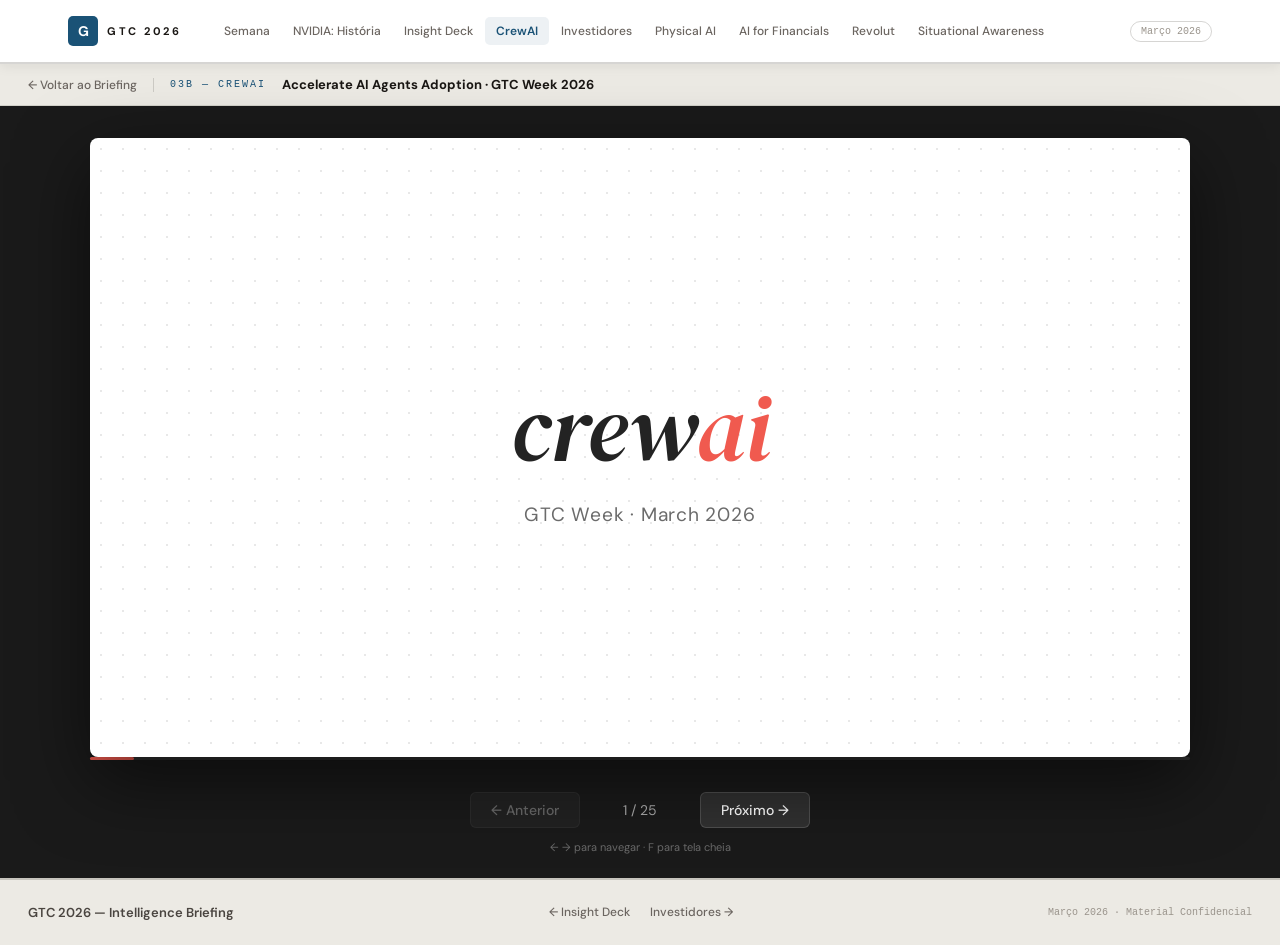
<file: 3b_crewai.html>
<!DOCTYPE html>
<html lang="pt-BR">
<head>
  <meta charset="UTF-8">
  <meta name="viewport" content="width=device-width, initial-scale=1.0">
  <title>CrewAI: AI Agents Adoption — GTC 2026</title>
  <link rel="preconnect" href="https://fonts.googleapis.com">
  <link href="https://fonts.googleapis.com/css2?family=DM+Sans:ital,wght@0,300;0,400;0,500;0,600;0,700;1,400&family=DM+Serif+Display:ital@0;1&display=swap" rel="stylesheet">
  <style>

  :root {
    --red: #F05A4F;
    --red-dark: #8B2929;
    --red-light: rgba(240,90,79,0.12);
    --text: #232323;
    --muted: #6B6B6B;
    --white: #FFFFFF;
    --dot-color: rgba(0,0,0,0.09);
  }

  * { margin: 0; padding: 0; box-sizing: border-box; }

  body {
    font-family: 'DM Sans', sans-serif;
    background: #111;
    display: flex;
    flex-direction: column;
    align-items: center;
    justify-content: center;
    min-height: 100vh;
    padding: 20px;
    user-select: none;
  }

  /* ── Slide container ── */
  .deck {
    width: min(100%, 1100px);
    aspect-ratio: 16/9;
    position: relative;
    border-radius: 8px;
    overflow: hidden;
    box-shadow: 0 30px 80px rgba(0,0,0,0.6);
  }

  .slide {
    position: absolute;
    inset: 0;
    background: var(--white);
    padding: 52px 64px;
    display: none;
    flex-direction: column;
    overflow: hidden;
  }
  .slide.active { display: flex; }

  /* dot pattern */
  .slide::before {
    content: '';
    position: absolute;
    inset: 0;
    background-image: radial-gradient(circle, var(--dot-color) 1px, transparent 1px);
    background-size: 22px 22px;
    pointer-events: none;
    z-index: 0;
  }
  .slide > * { position: relative; z-index: 1; }

  /* ── Logo badge ── */
  .logo-badge {
    position: absolute;
    top: 20px; right: 24px;
    font-family: 'DM Serif Display', serif;
    font-size: 18px;
    z-index: 2;
  }
  .logo-badge span.crew { color: var(--text); font-style: italic; }
  .logo-badge span.ai   { color: var(--red);  font-style: italic; }

  /* ── Typography ── */
  h1 { font-size: clamp(28px, 3.8vw, 52px); font-weight: 700; color: var(--text); line-height: 1.15; }
  h2 { font-size: clamp(22px, 2.8vw, 38px); font-weight: 600; color: var(--text); line-height: 1.2; }
  h3 { font-size: clamp(16px, 1.8vw, 24px); font-weight: 600; color: var(--red); margin-bottom: 6px; }
  p, li { font-size: clamp(12px, 1.3vw, 17px); color: var(--muted); line-height: 1.6; }
  .accent { color: var(--red); }
  .accent-dark { color: var(--red-dark); }

  /* ── Cover slide ── */
  .cover {
    align-items: center;
    justify-content: center;
  }
  .cover-logo {
    font-family: 'DM Serif Display', serif;
    font-size: clamp(48px, 7vw, 96px);
    font-style: italic;
  }
  .cover-logo .c { color: var(--text); }
  .cover-logo .a { color: var(--red); }
  .cover-tagline {
    font-size: clamp(14px, 1.5vw, 20px);
    color: var(--muted);
    margin-top: 12px;
    letter-spacing: 0.04em;
  }

  /* ── Title slide ── */
  .title-slide {
    align-items: center;
    justify-content: center;
    text-align: center;
  }
  .title-slide h1 em { color: var(--red); font-style: normal; }

  /* ── Metric row ── */
  .metric-grid {
    display: grid;
    grid-template-columns: repeat(4, 1fr);
    gap: 0;
    border-top: 2px solid #eee;
    border-bottom: 2px solid #eee;
    margin: 24px 0;
  }
  .metric-cell {
    padding: 20px 18px;
    border-left: 3px solid var(--red);
    margin-right: 24px;
  }
  .metric-cell:first-child { border-left: none; padding-left: 0; }
  .metric-num {
    font-size: clamp(28px, 3.5vw, 52px);
    font-weight: 700;
    color: var(--red);
    line-height: 1;
  }
  .metric-label { font-size: clamp(11px, 1.1vw, 14px); color: var(--red); font-weight: 500; margin: 4px 0 8px; }
  .metric-desc { font-size: clamp(10px, 1vw, 13px); color: var(--muted); line-height: 1.4; }
  .metric-period { font-size: 11px; color: #bbb; margin-top: 4px; font-style: italic; }

  .client-logos {
    display: flex; flex-wrap: wrap; gap: 10px 20px; margin-top: 12px; align-items: center;
  }
  .client-chip {
    font-size: 11px; font-weight: 600; color: var(--muted);
    border: 1px solid #e0e0e0; border-radius: 4px; padding: 3px 10px;
    text-transform: uppercase; letter-spacing: 0.04em;
  }

  /* ── Wave table ── */
  .wave-table { width: 100%; border-collapse: collapse; margin-top: 24px; }
  .wave-table th {
    font-size: 13px; color: var(--red); font-weight: 600; text-transform: uppercase;
    letter-spacing: 0.06em; padding: 10px 16px; text-align: left;
    border-bottom: 2px solid var(--red);
  }
  .wave-table td {
    padding: 14px 16px; font-size: 15px; color: var(--text);
    border-bottom: 1px dashed #e0e0e0;
  }
  .wave-table tr.highlight td {
    background: var(--red-light); color: var(--red); font-weight: 700;
  }

  /* ── Two forces ── */
  .forces-grid {
    display: grid; grid-template-columns: 1fr 1fr; gap: 20px; margin-top: 32px;
  }
  .force-card {
    background: var(--red); border-radius: 14px;
    padding: 36px 28px;
    display: flex; align-items: center; justify-content: center;
    text-align: center;
  }
  .force-card h2 { color: white; font-size: clamp(18px, 2vw, 26px); }

  /* ── Ad Hoc vs Embedded ── */
  .workflow-grid {
    display: grid; grid-template-columns: 1fr 40px 1fr; gap: 0; margin-top: 32px; align-items: center;
  }
  .workflow-col { padding: 0 16px; }
  .workflow-col h2 { color: var(--red); font-size: clamp(22px, 2.5vw, 36px); margin-bottom: 12px; }
  .divider-line { width: 1px; background: #ccc; height: 140px; margin: 0 auto; }

  /* ── Use cases map ── */
  .usecase-grid {
    display: grid; grid-template-columns: repeat(3, 1fr); gap: 14px; margin-top: 20px;
  }
  .usecase-card {
    border: 1.5px solid var(--red); border-radius: 8px; padding: 14px 16px;
  }
  .usecase-card h3 { font-size: 13px; margin-bottom: 6px; }
  .usecase-card p { font-size: 11px; color: var(--muted); }
  .usecase-card .companies { font-size: 10px; color: var(--text); font-weight: 600; margin-top: 6px; }

  /* ── Case study ── */
  .case-header { display: flex; align-items: baseline; gap: 24px; margin-bottom: 16px; }
  .case-company { font-size: clamp(20px, 2.5vw, 32px); font-weight: 700; color: var(--text); }
  .case-desc { font-size: 13px; color: var(--muted); }
  .case-stats { display: flex; gap: 28px; margin: 16px 0; }
  .case-stat-block { border-left: 3px solid var(--red); padding-left: 12px; }
  .case-stat-num { font-size: clamp(18px, 2.2vw, 30px); color: var(--red); font-weight: 700; }
  .case-stat-label { font-size: 11px; color: var(--red); font-weight: 500; }
  .case-body { font-size: 13px; color: var(--muted); line-height: 1.7; }
  .timeline { display: flex; flex-direction: column; gap: 6px; position: relative; padding-left: 18px; }
  .timeline::before {
    content: ''; position: absolute; left: 4px; top: 4px; bottom: 4px;
    width: 2px; background: var(--red);
  }
  .timeline li {
    list-style: none; font-size: 13px; color: var(--muted);
    position: relative;
  }
  .timeline li::before {
    content: ''; position: absolute; left: -16px; top: 7px;
    width: 8px; height: 8px; border-radius: 50%; background: var(--red);
  }
  .timeline li.bold { font-weight: 700; color: var(--text); }

  /* ── Jasper ── */
  .jasper-section { margin-bottom: 20px; }
  .jasper-section h3 { font-size: clamp(14px, 1.6vw, 20px); color: var(--red); margin-bottom: 8px; }
  .jasper-list { list-style: disc; padding-left: 20px; }
  .jasper-list li { font-size: clamp(11px, 1.2vw, 14px); color: var(--muted); margin-bottom: 4px; }

  /* ── Moats ── */
  .moat-list { display: flex; flex-direction: column; gap: 14px; margin-top: 16px; }
  .moat-item { padding-left: 0; }
  .moat-item h3 { font-size: clamp(13px, 1.4vw, 18px); color: var(--red); margin-bottom: 3px; }
  .moat-item p { font-size: clamp(11px, 1.1vw, 14px); color: var(--muted); }

  /* ── Outcomes ── */
  .outcomes-grid { display: grid; grid-template-columns: 1fr 1fr; gap: 20px; margin-top: 20px; }
  .outcome-card { border-left: 3px solid var(--red); padding-left: 16px; }
  .outcome-company { font-size: 13px; color: var(--muted); margin-bottom: 4px; }
  .outcome-tag { font-size: 11px; color: var(--muted); font-style: italic; }
  .outcome-kpi { font-size: clamp(16px, 2vw, 28px); font-weight: 700; color: var(--red); margin: 4px 0; }
  .outcome-desc { font-size: 12px; color: var(--muted); }

  /* ── Strategic Bets ── */
  .bets-table { width: 100%; border-collapse: collapse; margin-top: 24px; }
  .bets-table th { font-size: 14px; color: var(--text); font-weight: 700; padding: 10px 0; border-bottom: 2px solid var(--red); }
  .bets-table td { padding: 16px 0; border-bottom: 1px dashed #e0e0e0; font-size: 14px; }
  .bets-table td:first-child { color: var(--red); font-weight: 600; width: 40%; }
  .bets-table td .sub { font-size: 11px; font-weight: 400; font-style: italic; color: var(--muted); }
  .bets-table td:last-child { color: var(--muted); }

  /* ── Stack diagram ── */
  .stack { display: flex; flex-direction: column; gap: 10px; margin-top: 20px; }
  .stack-layer {
    border-radius: 8px; padding: 14px 18px;
  }
  .stack-layer.pink { background: rgba(240,90,79,0.1); border: 1px solid rgba(240,90,79,0.3); }
  .stack-layer.blue { background: rgba(130,180,240,0.1); border: 1px solid rgba(130,180,240,0.3); }
  .stack-layer.gray { background: rgba(200,200,200,0.15); border: 1px solid rgba(200,200,200,0.4); }
  .stack-layer h3 { font-size: 14px; color: var(--text); margin-bottom: 6px; }
  .stack-chips { display: flex; flex-wrap: wrap; gap: 6px; }
  .stack-chip {
    font-size: 11px; font-weight: 500; color: var(--text);
    background: white; border: 1px solid #ddd; border-radius: 4px;
    padding: 3px 10px;
  }

  /* ── Discovery cycle ── */
  .cycle-grid { display: grid; grid-template-columns: repeat(4, 1fr); gap: 8px; margin-top: 16px; }
  .cycle-col { border: 1.5px dashed #ccc; border-radius: 6px; padding: 10px 8px; }
  .cycle-col-title { font-size: 13px; font-weight: 600; color: var(--text); margin-bottom: 6px; text-align: center; }
  .cycle-sub { font-size: 11px; color: var(--muted); text-align: center; border: 1px dashed #ddd; border-radius: 4px; padding: 4px; margin-top: 4px; }

  .data-layers { display: flex; flex-direction: column; gap: 5px; margin-top: 12px; }
  .data-layer { border-radius: 6px; padding: 8px 12px; font-size: 11px; }
  .data-layer.green { background: rgba(100,180,100,0.15); color: #2d7a2d; border: 1px solid rgba(100,180,100,0.3); }
  .data-layer.pink  { background: rgba(240,90,79,0.1);  color: var(--red); border: 1px solid rgba(240,90,79,0.25); }
  .data-layer strong { font-weight: 600; }

  /* ── Section divider slides ── */
  .divider-slide {
    justify-content: flex-start;
    padding-top: 60px;
  }
  .divider-num {
    font-family: 'DM Serif Display', serif;
    font-size: clamp(60px, 9vw, 120px);
    color: var(--red-dark);
    font-style: italic;
    line-height: 1;
  }
  .divider-slide h2 { color: var(--red-dark); font-size: clamp(22px, 2.8vw, 38px); margin-top: 8px; }

  /* ── Statement slides ── */
  .statement-slide {
    align-items: center; justify-content: center; text-align: center;
  }
  .statement-slide h1 { color: var(--red); font-style: italic; font-size: clamp(24px, 3.5vw, 48px); }
  .statement-slide p { margin-top: 16px; max-width: 600px; font-size: clamp(14px, 1.6vw, 20px); }

  /* ── Nav bar ── */
  .nav {
    display: flex; align-items: center; gap: 16px;
    margin-top: 20px;
    color: #aaa; font-size: 14px;
  }
  .nav-btn {
    background: rgba(255,255,255,0.1); border: 1px solid rgba(255,255,255,0.15);
    color: white; font-family: 'DM Sans', sans-serif;
    padding: 8px 20px; border-radius: 6px;
    cursor: pointer; font-size: 14px; font-weight: 500;
    transition: background 0.15s;
  }
  .nav-btn:hover { background: rgba(240,90,79,0.5); }
  .nav-btn:disabled { opacity: 0.3; cursor: default; }
  .slide-counter { min-width: 80px; text-align: center; }

  /* ── Progress bar ── */
  .progress { width: min(100%, 1100px); height: 3px; background: rgba(255,255,255,0.1); border-radius: 3px; margin-top: 8px; }
  .progress-fill { height: 100%; background: var(--red); border-radius: 3px; transition: width 0.3s; }

  /* ── Keyboard hint ── */
  .hint { font-size: 11px; color: #555; margin-top: 6px; }

  /* ── Enter/Fade animation ── */
  @keyframes fadeIn { from { opacity: 0; transform: translateY(6px); } to { opacity: 1; transform: translateY(0); } }
  .slide.active { animation: fadeIn 0.25s ease; }


  /* ── Site integration overrides ── */
  body {
    background: #f4f3ef !important;
    padding: 0 !important;
    display: block !important;
    align-items: unset !important;
    justify-content: unset !important;
    min-height: unset !important;
  }

  .deck-wrapper {
    background: #1a1a1a;
    padding: 32px 20px 24px;
    display: flex;
    flex-direction: column;
    align-items: center;
  }

  .deck {
    box-shadow: 0 24px 72px rgba(0,0,0,0.55);
  }

  .progress {
    width: min(100%, 1100px);
    margin-top: 0;
  }

  .nav {
    width: min(100%, 1100px);
    background: transparent;
    padding: 12px 0 4px;
    display: flex;
    align-items: center;
    justify-content: center;
    gap: 20px;
  }

  .hint {
    color: rgba(255,255,255,0.35);
    margin-top: 8px;
    margin-bottom: 0;
    padding-bottom: 0;
  }
  </style>
</head>
<body>

<nav style="position:sticky;top:0;z-index:1000;background:#ffffff;border-bottom:2px solid rgba(30,25,15,0.18);box-shadow:0 2px 12px rgba(30,25,15,0.08);height:64px;display:flex;align-items:center;">
  <div style="max-width:1200px;margin:0 auto;padding:0 28px;display:flex;align-items:center;width:100%;gap:0">
    <a href="index.html" style="display:flex;align-items:center;gap:9px;text-decoration:none;flex-shrink:0;margin-right:32px">
      <div style="width:30px;height:30px;background:#1a5276;border-radius:5px;display:flex;align-items:center;justify-content:center;font-size:14px;font-weight:700;color:#fff;flex-shrink:0">G</div>
      <span style="font-size:11px;font-weight:700;letter-spacing:2.5px;text-transform:uppercase;color:#1a1714">GTC 2026</span>
    </a>
    <div style="display:flex;align-items:center;gap:1px;flex:1;overflow-x:auto;scrollbar-width:none">
      <a href="1_evento.html"              style="display:block;padding:6px 11px;font-size:12px;font-weight:500;color:#6b6560;text-decoration:none;border-radius:5px;white-space:nowrap">Semana</a>
      <a href="2_nvidia.html"              style="display:block;padding:6px 11px;font-size:12px;font-weight:500;color:#6b6560;text-decoration:none;border-radius:5px;white-space:nowrap">NVIDIA: História</a>
      <a href="3_insight_deck.html"        style="display:block;padding:6px 11px;font-size:12px;font-weight:500;color:#6b6560;text-decoration:none;border-radius:5px;white-space:nowrap">Insight Deck</a>
      <a href="3b_crewai.html"             style="display:block;padding:6px 11px;font-size:12px;font-weight:600;color:#1a5276;text-decoration:none;border-radius:5px;background:rgba(26,82,118,0.08);white-space:nowrap">CrewAI</a>
      <a href="4_ai_investimentos.html"    style="display:block;padding:6px 11px;font-size:12px;font-weight:500;color:#6b6560;text-decoration:none;border-radius:5px;white-space:nowrap">Investidores</a>
      <a href="5_physical_ai.html"         style="display:block;padding:6px 11px;font-size:12px;font-weight:500;color:#6b6560;text-decoration:none;border-radius:5px;white-space:nowrap">Physical AI</a>
      <a href="6_ia_capital_solutions.html" style="display:block;padding:6px 11px;font-size:12px;font-weight:500;color:#6b6560;text-decoration:none;border-radius:5px;white-space:nowrap">AI for Financials</a>
      <a href="7_revolut_summary.html"     style="display:block;padding:6px 11px;font-size:12px;font-weight:500;color:#6b6560;text-decoration:none;border-radius:5px;white-space:nowrap">Revolut</a>
      <a href="9_situational_awareness.html" style="display:block;padding:6px 11px;font-size:12px;font-weight:500;color:#6b6560;text-decoration:none;border-radius:5px;white-space:nowrap">Situational Awareness</a>
    </div>
    <div style="font-family:monospace;font-size:10px;color:#9a948c;padding:4px 10px;border:1px solid rgba(30,25,15,0.18);border-radius:100px;margin-left:auto;white-space:nowrap;flex-shrink:0">Março 2026</div>
  </div>
</nav>
<div style="background:#eceae4;border-bottom:1px solid rgba(30,25,15,0.12);padding:12px 28px;display:flex;align-items:center;gap:16px">
  <a href="index.html" style="font-size:12px;font-weight:500;color:#6b6560;text-decoration:none">← Voltar ao Briefing</a>
  <div style="width:1px;height:14px;background:rgba(30,25,15,0.15)"></div>
  <span style="font-family:monospace;font-size:10px;letter-spacing:2px;text-transform:uppercase;color:#1a5276">03B — CrewAI</span>
  <span style="font-size:13px;color:#1a1714;font-weight:700">Accelerate AI Agents Adoption · GTC Week 2026</span>
</div>

<div class="deck-wrapper">
<div class="deck" id="deck">

  <!-- 1. Cover -->
  <div class="slide cover active">
    <div class="cover-logo">
      <span class="c">crew</span><span class="a">ai</span>
    </div>
    <div class="cover-tagline">GTC Week · March 2026</div>
  </div>

  <!-- 2. Title -->
  <div class="slide title-slide">
    <div class="logo-badge"><span class="crew">crew</span><span class="ai">ai</span></div>
    <h1>Accelerate AI Agents <em>Adoption</em></h1>
  </div>

  <!-- 3. Business Performance -->
  <div class="slide">
    <div class="logo-badge"><span class="crew">crew</span><span class="ai">ai</span></div>
    <h2>Business Performance</h2>
    <div class="metric-grid">
      <div class="metric-cell">
        <div class="metric-num">471%</div>
        <div class="metric-label">ASP growth</div>
        <div class="metric-desc">From an ASP of $56K to $299K</div>
        <div class="metric-period">4Q24 – 4Q25</div>
      </div>
      <div class="metric-cell">
        <div class="metric-num">51 Days</div>
        <div class="metric-label">Sales Cycle</div>
        <div class="metric-desc">From 154 days to 51 days</div>
        <div class="metric-period">2Q25 – 4Q25</div>
      </div>
      <div class="metric-cell">
        <div class="metric-num">11x</div>
        <div class="metric-label">ARR Expansions</div>
        <div class="metric-desc">Deals expanding in &lt;12 months</div>
      </div>
      <div class="metric-cell">
        <div class="metric-num">16x</div>
        <div class="metric-label">ARR YoY</div>
        <div class="metric-desc">Now closing 7-figure deals</div>
      </div>
    </div>
    <div class="client-logos">
      <span class="client-chip">NTT Data</span>
      <span class="client-chip">Johnson &amp; Johnson</span>
      <span class="client-chip">Genpact</span>
      <span class="client-chip">BDO</span>
      <span class="client-chip">MegaCorp Logistics</span>
      <span class="client-chip">HAVAS</span>
      <span class="client-chip">EXL</span>
      <span class="client-chip">Globo</span>
      <span class="client-chip">PepsiCo</span>
      <span class="client-chip">Experian</span>
      <span class="client-chip">PwC</span>
      <span class="client-chip">CHG Healthcare</span>
      <span class="client-chip">RBC</span>
      <span class="client-chip">Konecta</span>
      <span class="client-chip">AB InBev</span>
      <span class="client-chip">SRS Distribution</span>
    </div>
  </div>

  <!-- 4. Technology Waves -->
  <div class="slide">
    <div class="logo-badge"><span class="crew">crew</span><span class="ai">ai</span></div>
    <h2 style="text-align:center; margin-bottom: 4px;">Most major technology shifts cause<br>business logic to move to a new execution layer</h2>
    <table class="wave-table">
      <thead>
        <tr>
          <th>Wave</th>
          <th>Business Logic</th>
          <th>Major Platforms</th>
        </tr>
      </thead>
      <tbody>
        <tr>
          <td>Client-Server (1990s)</td>
          <td>Desktop apps</td>
          <td><strong>Oracle, SAP, MSFT</strong></td>
        </tr>
        <tr>
          <td>Web (2000s)</td>
          <td>Web servers</td>
          <td><strong>Google, SFDC, ServiceNow</strong></td>
        </tr>
        <tr>
          <td>Cloud (2010s)</td>
          <td>Cloud APIs</td>
          <td><strong>AWS, Azure, Snowflake, Databricks</strong></td>
        </tr>
        <tr class="highlight">
          <td>AI Agent (2020s)</td>
          <td>Agentic Systems</td>
          <td>CrewAI, OpenAI, Claude, TBD</td>
        </tr>
      </tbody>
    </table>
  </div>

  <!-- 5. Two Forces -->
  <div class="slide title-slide">
    <p style="color: var(--muted); font-size: 15px; letter-spacing: 0.05em; margin-bottom: 8px;">WHAT IS HAPPENING IN THE INDUSTRY?</p>
    <h1 style="color: var(--red); font-style: italic; margin-bottom: 28px;">Two forces reshaping everything</h1>
    <div class="forces-grid" style="max-width: 700px;">
      <div class="force-card"><h2>Two kinds of automation emerging</h2></div>
      <div class="force-card"><h2>Building is getting commoditized</h2></div>
    </div>
  </div>

  <!-- 6. Section 1 header -->
  <div class="slide divider-slide">
    <div class="divider-num">1.</div>
    <h2>Two kinds of<br>automations emerging</h2>
  </div>

  <!-- 7. Ad Hoc vs Embedded -->
  <div class="slide">
    <div class="logo-badge"><span class="crew">crew</span><span class="ai">ai</span></div>
    <div class="workflow-grid" style="margin-top: 60px;">
      <div class="workflow-col">
        <h2 style="color: var(--red); font-size: clamp(22px, 2.8vw, 40px);">Ad Hoc<br>Workflow</h2>
        <p style="margin-top: 12px; font-size: 15px;">Things you need done once.<br>The process is disposable.<br>The output matters.</p>
        <div style="margin-top: 16px; font-size: 20px; letter-spacing: 4px;">✦ ⊕ 🤖</div>
      </div>
      <div style="display:flex;align-items:center;justify-content:center;">
        <div class="divider-line"></div>
      </div>
      <div class="workflow-col">
        <h2 style="color: var(--red); font-size: clamp(22px, 2.8vw, 40px);">Embedded<br>Workflows</h2>
        <p style="margin-top: 12px; font-size: 15px;">Workflows embedded into<br>how the business runs.<br>Recurring &amp; Governed</p>
      </div>
    </div>
  </div>

  <!-- 8. Use Cases -->
  <div class="slide">
    <div class="logo-badge"><span class="crew">crew</span><span class="ai">ai</span></div>
    <h2>What are the <strong>use cases</strong></h2>
    <p style="margin-bottom: 14px;">Across the globe, in many verticals</p>
    <div class="usecase-grid">
      <div class="usecase-card">
        <h3>Enterprise GPT</h3>
        <div class="companies">NTT Data · HAVAS · SRS Distribution · AB InBev</div>
      </div>
      <div class="usecase-card">
        <h3>GTM Automation</h3>
        <p>Docusign · AB InBev · Madison Reed · KT</p>
      </div>
      <div class="usecase-card">
        <h3>Back Office Automation</h3>
        <p>PepsiCo · Allwork · PwC · CHG Healthcare</p>
      </div>
      <div class="usecase-card">
        <h3>Marketing</h3>
        <p>MegaCorp Logistics · HAVAS</p>
      </div>
      <div class="usecase-card">
        <h3>Support</h3>
        <p>Konecta · Allwork</p>
      </div>
      <div class="usecase-card">
        <h3>Codegen</h3>
        <p>TestingXperts · General Assembly · PwC · Genpact</p>
      </div>
    </div>
  </div>

  <!-- 9. AB InBev -->
  <div class="slide">
    <div class="logo-badge"><span class="crew">crew</span><span class="ai">ai</span></div>
    <div class="case-header">
      <span class="case-company" style="color: var(--red);">AB InBev</span>
      <span class="case-desc">Largest brewer in the world · Revenue $58.51B · 144,000 employees</span>
    </div>
    <div class="case-stats">
      <div class="case-stat-block">
        <div class="case-stat-num">94%</div>
        <div class="case-stat-label">Efficiency Gains (hours saved)</div>
      </div>
      <div class="case-stat-block">
        <div class="case-stat-num">97%</div>
        <div class="case-stat-label">Accuracy vs. human</div>
      </div>
    </div>
    <p style="font-size: 13px; color: var(--red); font-style: italic; margin-bottom: 12px;">Price Ops use case for coupons and discounts</p>
    <ul class="timeline">
      <li>Initial engagement with a single use case</li>
      <li>First case live fast</li>
      <li>Co-joint use case roadmap developed</li>
      <li>Showed 4 potential use cases</li>
      <li>Expanded globally to cross regions</li>
      <li>Saving millions of dollars already with CrewAI</li>
      <li class="bold">Shared goal to save $1B with CrewAI in the next 5 years</li>
    </ul>
  </div>

  <!-- 10. AB InBev use case categories -->
  <div class="slide">
    <div class="logo-badge"><span class="crew">crew</span><span class="ai">ai</span></div>
    <h2 style="margin-bottom: 16px;">AB InBev · Use Case Categories</h2>
    <div style="display: grid; grid-template-columns: 1fr 1fr; gap: 14px;">
      <div class="usecase-card">
        <h3>Employee Experience &amp; HR Operations</h3>
        <p>High-volume, repeatable workflows reducing HR ticket load.</p>
        <div class="companies" style="margin-top:6px;">Payslip · Worker Letters · HR Time Off · Workday Scheduling · Unlock Accounts</div>
      </div>
      <div class="usecase-card">
        <h3>IT Service Management &amp; Internal Support</h3>
        <p>Deterministic workflows replacing manual IT helpdesk.</p>
        <div class="companies" style="margin-top:6px;">Ticket Creation · Ticket Status · Legacy IT Agents · Community Management</div>
      </div>
      <div class="usecase-card">
        <h3>Finance, Procurement &amp; Legal Operations</h3>
        <p>High-risk workflows where accuracy matters.</p>
        <div class="companies" style="margin-top:6px;">Check PO/Vendors · Check PO Status · Reimbursement · Automate Legal Process</div>
      </div>
      <div class="usecase-card">
        <h3>Revenue Operations &amp; Commercial Enablement</h3>
        <p>Direct/indirect revenue impact — strongest $100M levers.</p>
        <div class="companies" style="margin-top:6px;">Coupons · Discounts · Seller Fill Rate · Promo Registration · Competitive Pricing</div>
      </div>
    </div>
  </div>

  <!-- 11. Section 2 header -->
  <div class="slide divider-slide">
    <div class="divider-num">2.</div>
    <h2>Building is getting<br>commoditized</h2>
  </div>

  <!-- 12. Technology is no longer a moat -->
  <div class="slide statement-slide">
    <h1 style="font-size: clamp(26px, 3.8vw, 52px);">Technology is no longer a moat</h1>
    <p style="font-size: clamp(15px, 1.7vw, 22px); color: var(--muted); max-width: 680px; margin-top: 20px;">
      We all used AI to build this week.<br>
      What used to take 8 engineers and 4 months<br>
      can be prototyped in a weekend.
    </p>
  </div>

  <!-- 13. Jasper - Rise -->
  <div class="slide">
    <div class="logo-badge"><span class="crew">crew</span><span class="ai">ai</span></div>
    <h2 style="color: var(--red); font-style: italic;">Jasper Timeline</h2>
    <p style="color: var(--muted); font-size: 13px; margin-bottom: 18px; font-style: italic;">A Masterclass in What Happens When Your Product Is the Build</p>
    <div class="jasper-section">
      <h3 style="color: var(--red);">The Rise <span style="font-weight:400; font-style:italic;">(2021–2022)</span></h3>
      <ul class="jasper-list">
        <li>Founded January 2021</li>
        <li>Built a UX layer on top of OpenAI's API for marketing copywriting</li>
        <li>Reached $42.5M ARR in the first 12 months — 30% month-over-month</li>
        <li>October 2022: raised a $125M Series A at a $1.5B valuation</li>
        <li>Projected $140M ARR by end of 2022 and $250M by end of 2024</li>
      </ul>
    </div>
    <div class="jasper-section">
      <h3 style="color: var(--red);">The Inflection <span style="font-weight:400; font-style:italic;">(November 2022)</span></h3>
      <ul class="jasper-list">
        <li>Everything Jasper did, ChatGPT could do for $20/month or free</li>
        <li>Then Google Docs added AI writing. Notion added AI.</li>
        <li>Every platform bundled the capability that was Jasper's entire product</li>
      </ul>
    </div>
  </div>

  <!-- 14. Jasper - Decline -->
  <div class="slide">
    <div class="logo-badge"><span class="crew">crew</span><span class="ai">ai</span></div>
    <h2 style="color: var(--red); font-style: italic;">Jasper Timeline</h2>
    <p style="color: var(--muted); font-size: 13px; margin-bottom: 18px; font-style: italic;">A Masterclass in What Happens When Your Product Is the Build</p>
    <div class="jasper-section">
      <h3 style="color: var(--red);">The Decline <span style="font-weight:400; font-style:italic;">(2023–2024)</span></h3>
      <ul class="jasper-list">
        <li>Jasper revised its ARR forecast down by at least 30%</li>
        <li>The company conducted layoffs in July</li>
        <li>Both co-founders stepped down</li>
        <li>Internal valuation cut 20%</li>
        <li>Revenue dropped from $120M to roughly $35–55M</li>
      </ul>
    </div>
    <div class="jasper-section">
      <h3 style="color: var(--red);">The Attempted Pivot <span style="font-weight:400; font-style:italic;">(2024–2025)</span></h3>
      <ul class="jasper-list">
        <li>Revenue recovered to $88M — well below the $250M projected for 2024</li>
        <li>Now positions itself as a "multi-agent marketing platform"</li>
      </ul>
    </div>
  </div>

  <!-- 15. Are there moats? -->
  <div class="slide statement-slide">
    <h1 style="font-size: clamp(28px, 4.5vw, 64px);">Are there any moats left?</h1>
  </div>

  <!-- 16. The moats -->
  <div class="slide">
    <div class="logo-badge"><span class="crew">crew</span><span class="ai">ai</span></div>
    <h2 style="margin-bottom: 4px;">The Moats That Remain</h2>
    <div class="moat-list">
      <div class="moat-item">
        <h3>Data that compounds with use</h3>
        <p>Products that get smarter with every customer. A competitor can clone the architecture but can't clone the training set. Think Spotify's Discover Weekly.</p>
      </div>
      <div class="moat-item">
        <h3>Trust at the infrastructure level</h3>
        <p>When you become embedded in how companies operate, the migration risk and institutional knowledge baked into every implementation becomes the moat.</p>
      </div>
      <div class="moat-item">
        <h3>The permission moat</h3>
        <p>Governance, regulatory compliance, audit trails. Slow to build, invisible until it's irreversible. Think EU AI Act compliance.</p>
      </div>
      <div class="moat-item">
        <h3>Distribution that can't be copied with code</h3>
        <p>Adoption of the tool, recognized as thought leaders, experts, great marketing.</p>
      </div>
      <div class="moat-item">
        <h3>Products that learn from their own usage</h3>
        <p>Every customer who goes through the platform makes it smarter for the next one.</p>
      </div>
    </div>
  </div>

  <!-- 17. Konecta -->
  <div class="slide">
    <div class="logo-badge"><span class="crew">crew</span><span class="ai">ai</span></div>
    <div class="case-header">
      <span class="case-company">Konecta</span>
      <span class="case-desc">€2B revenue · 6th largest BPO globally · <strong>72 use cases in the pipeline</strong></span>
    </div>
    <p class="case-body" style="margin-bottom: 12px;">"Konecta IQ" — enterprise AI platform with CrewAI as the orchestration core for 130K employees. A 25-year manual operation transformed via bottom-up submissions and top-down mandates. The 15% most complex use cases deliver the majority of quantifiable business value.</p>
    <div style="display: grid; grid-template-columns: 1fr 1fr 1fr; gap: 12px; margin-top: 8px;">
      <div class="usecase-card">
        <h3>Pre-Sales Portfolio Automation</h3>
        <p>Automates portfolio analysis and prospect matching. Reduces manual research time for sales teams.</p>
      </div>
      <div class="usecase-card">
        <h3>Market &amp; Competitor Intelligence</h3>
        <p>Aggregates and synthesizes competitive data automatically. Delivers actionable briefs to leadership.</p>
      </div>
      <div class="usecase-card">
        <h3>Document Generation</h3>
        <p>Produces client-ready Word and PPT documents from structured inputs — proposals, reports, and presentations at scale.</p>
      </div>
    </div>
  </div>

  <!-- 18. Docusign -->
  <div class="slide">
    <div class="logo-badge"><span class="crew">crew</span><span class="ai">ai</span></div>
    <div class="case-header">
      <span class="case-company">Docusign</span>
      <span class="case-desc">Global category creator · Hundreds of thousands of customers</span>
    </div>
    <div class="case-stats">
      <div class="case-stat-block">
        <div class="case-stat-num">Higher</div>
        <div class="case-stat-label">Email open rates on GTM</div>
      </div>
    </div>
    <p class="case-body" style="margin-bottom: 12px;">Three CrewAI agents automating upsell detection, corporate action monitoring, and deal quoting. Manual BDR/MDR outreach replaced with data-driven personalized emails at scale. Higher engagement than human-crafted campaigns while freeing reps for strategic work.</p>
    <div style="display: grid; grid-template-columns: 1fr 1fr 1fr; gap: 12px;">
      <div class="usecase-card">
        <h3>Upsell &amp; Expansion Agent</h3>
        <p>Monitors product usage signals. Generates personalized outreach based on account behavior.</p>
      </div>
      <div class="usecase-card">
        <h3>Corporate Action Agent</h3>
        <p>Tracks M&amp;A activity, funding rounds, and leadership changes. Triggers timely outreach.</p>
      </div>
      <div class="usecase-card">
        <h3>Commerce Deal Agent</h3>
        <p>Launched Feb 2026. Automates deal configuration and quoting — extending automation deeper into the sales cycle.</p>
      </div>
    </div>
  </div>

  <!-- 19. Business Outcomes -->
  <div class="slide">
    <div class="logo-badge"><span class="crew">crew</span><span class="ai">ai</span></div>
    <h2>Driving real <strong>business outcomes</strong> with scalable Agentic Systems</h2>
    <div class="outcomes-grid">
      <div class="outcome-card">
        <div class="outcome-company">AB InBev — Largest brewery in the world</div>
        <div class="outcome-kpi">$48M</div>
        <div class="outcome-tag">Estimated impact on Q1 alone (51 use cases live)</div>
        <div class="outcome-desc" style="margin-top: 6px;">Unlocked 800,000+ orders this year by managing seller fee rate with agents.</div>
      </div>
      <div class="outcome-card">
        <div class="outcome-company">Docusign — #1 in electronic signature</div>
        <div class="outcome-kpi">75% faster</div>
        <div class="outcome-tag">First contact with leads</div>
        <div class="outcome-desc" style="margin-top: 6px;">Accelerated lead time-to-first-contact by extracting, consolidating and evaluating lead data with AI agents.</div>
      </div>
      <div class="outcome-card">
        <div class="outcome-company">Konecta</div>
        <div class="outcome-kpi">96% reduction</div>
        <div class="outcome-tag">In QA time</div>
        <div class="outcome-desc" style="margin-top: 6px;">Automated voice agent testing for a leading food ordering service — reducing QA from 74 to 3 hours.</div>
      </div>
      <div class="outcome-card">
        <div class="outcome-company">PwC — The leading edge</div>
        <div class="outcome-kpi">70% improvement</div>
        <div class="outcome-tag">In code accuracy</div>
        <div class="outcome-desc" style="margin-top: 6px;">Boosted code-generation accuracy from 10% to 70%, slashing turnaround time on complex migrations.</div>
      </div>
    </div>
  </div>

  <!-- 20. Enterprise transformation -->
  <div class="slide statement-slide">
    <p style="font-size: clamp(16px, 2vw, 24px); color: var(--muted); margin-bottom: 10px;">This journey is not just a developer tool.</p>
    <h1 style="font-size: clamp(22px, 3.2vw, 46px);">This is a solution for<br>enterprise transformation.</h1>
  </div>

  <!-- 21. Strategic Bets -->
  <div class="slide">
    <div class="logo-badge"><span class="crew">crew</span><span class="ai">ai</span></div>
    <h2 style="text-align:center;">Strategic Bets</h2>
    <p style="text-align:center; margin-bottom: 0;">Where we're investing to widen the gap</p>
    <table class="bets-table">
      <thead><tr><th>Investment</th><th>Expected Outcomes</th></tr></thead>
      <tbody>
        <tr>
          <td><div>Agentic Strategy</div><div class="sub">Productize Discovery</div></td>
          <td>Agentic organization memory and strategy</td>
        </tr>
        <tr>
          <td><div>Self-Improving Agents</div><div class="sub">Unlocking compounding value</div></td>
          <td>Expand as agents get smarter</td>
        </tr>
        <tr>
          <td><div>Long-running Agents</div><div class="sub">Deep work agents, reliability</div></td>
          <td>Technical unlock, new enterprise use cases</td>
        </tr>
      </tbody>
    </table>
  </div>

  <!-- 22. Full stack -->
  <div class="slide">
    <div class="logo-badge"><span class="crew">crew</span><span class="ai">ai</span></div>
    <h2 style="margin-bottom: 12px;">The Agentic System Stack</h2>
    <div class="stack">
      <div class="stack-layer pink">
        <h3 style="color: var(--text);">CrewAI Agent Management Platform <span style="color: var(--muted); font-size: 12px; font-weight: 400;">(agentic operations)</span></h3>
        <div style="display: grid; grid-template-columns: 1fr 1fr; gap: 8px; margin-top: 8px;">
          <div>
            <div style="font-size: 11px; color: var(--muted); margin-bottom: 4px;">Manage &amp; scale</div>
            <div class="stack-chips"><span class="stack-chip">Dashboards</span><span class="stack-chip">Human in Loop</span></div>
          </div>
          <div>
            <div style="font-size: 11px; color: var(--muted); margin-bottom: 4px;">Governance &amp; Control</div>
            <div class="stack-chips"><span class="stack-chip">Permissions</span><span class="stack-chip">Sanitizers</span></div>
          </div>
          <div>
            <div style="font-size: 11px; color: var(--muted); margin-bottom: 4px;">Build &amp; integrate</div>
            <div class="stack-chips"><span class="stack-chip">Studio</span><span class="stack-chip">APIs</span><span class="stack-chip">Tools</span><span class="stack-chip">Triggers</span></div>
          </div>
          <div>
            <div style="font-size: 11px; color: var(--muted); margin-bottom: 4px;">Observe &amp; optimize</div>
            <div class="stack-chips"><span class="stack-chip">Tracing</span><span class="stack-chip">Agent Training</span><span class="stack-chip">Agent Testing</span></div>
          </div>
        </div>
      </div>
      <div class="stack-layer blue">
        <h3 style="color: var(--text);">CrewAI Open Source <span style="color: var(--muted); font-size: 12px; font-weight: 400;">(agentic system framework)</span></h3>
        <div class="stack-chips" style="margin-top: 6px;"><span class="stack-chip">Planning</span><span class="stack-chip">Reasoning</span><span class="stack-chip">Memory</span><span class="stack-chip">Tools</span><span class="stack-chip">Knowledge</span></div>
      </div>
      <div class="stack-layer gray">
        <h3 style="color: var(--text);">CrewAI Open Infrastructure</h3>
        <div class="stack-chips" style="margin-top: 6px;"><span class="stack-chip">K8s or VPC</span><span class="stack-chip">Any model</span><span class="stack-chip">3rd party tools</span><span class="stack-chip">External agents</span></div>
      </div>
    </div>
    <p style="font-size: 11px; color: var(--muted); margin-top: 8px;">Integrates via A2A: ServiceNow · LangChain · Salesforce &nbsp;|&nbsp; via MCP: Snowflake · Databricks · Google</p>
  </div>

  <!-- 23. Discovery success -->
  <div class="slide statement-slide">
    <h1 style="font-size: clamp(20px, 3vw, 42px);">The difference between customers succeeding.</h1>
    <p style="font-size: clamp(15px, 1.8vw, 24px); color: var(--text); margin-top: 18px;">
      It's whether they have <strong>discovered what to build</strong><br>and the <strong>adoption happened</strong>
    </p>
  </div>

  <!-- 24. Discovery & Evolve Cycle -->
  <div class="slide">
    <div class="logo-badge"><span class="crew">crew</span><span class="ai">ai</span></div>
    <h2 style="color: #4a7a4a; font-style: italic;">The Discovery &amp; Evolve Cycle</h2>
    <p style="font-size: 12px; color: var(--muted); font-style: italic; margin-bottom: 10px;">These companies are already coming to us for our expertise — let's productize it</p>
    <div class="cycle-grid">
      <div class="cycle-col">
        <div class="cycle-col-title">Enrich</div>
        <div class="cycle-sub">Social</div><div class="cycle-sub">Web</div><div class="cycle-sub">Public Markets</div>
      </div>
      <div class="cycle-col">
        <div class="cycle-col-title">Research</div>
        <div class="cycle-sub">Industry</div><div class="cycle-sub">Company</div><div class="cycle-sub">Competitive</div>
      </div>
      <div class="cycle-col">
        <div class="cycle-col-title">Ideation</div>
        <div class="cycle-sub">Candidates</div><div class="cycle-sub">Scoring</div>
      </div>
      <div class="cycle-col">
        <div class="cycle-col-title">Assessment</div>
        <div class="cycle-sub">Deeper Dive</div><div class="cycle-sub">Data Readiness</div>
      </div>
    </div>
    <div class="data-layers">
      <div class="data-layer green"><strong>Vertical Knowledge</strong> — As we grow adoption into a vertical we programmatically consolidate our learnings as a layer</div>
      <div class="data-layer green"><strong>User Company data</strong> — Knowledge sources, Systems of Record, Data Lakes, Instant Messaging, and more</div>
      <div class="data-layer pink"><strong>User Provided Data</strong> — Everything we collect from the inbound forward</div>
      <div class="data-layer pink"><strong>Open Source Traces</strong> (millions) — All the data on executions</div>
      <div class="data-layer pink"><strong>Open Source Data</strong> (billions) — What models work best, what agents you should use, what tools to pick</div>
    </div>
  </div>

  <!-- 25. Thank you -->
  <div class="slide cover">
    <div class="cover-logo">
      <span class="c">crew</span><span class="a">ai</span>
    </div>
    <div class="cover-tagline" style="font-size: 20px; margin-top: 16px;">Thank you · March 2026</div>
  </div>

</div><!-- /deck -->

<!-- Progress -->
<div class="progress">
  <div class="progress-fill" id="progress"></div>
</div>

<!-- Navigation -->
<div class="nav">
  <button class="nav-btn" id="prev" onclick="go(-1)">← Anterior</button>
  <span class="slide-counter" id="counter">1 / 25</span>
  <button class="nav-btn" id="next" onclick="go(1)">Próximo →</button>
</div>
<div class="hint">← → para navegar · F para tela cheia</div>

<script>
  const slides = document.querySelectorAll('.slide');
  let cur = 0;
  const total = slides.length;

  function update() {
    slides.forEach((s, i) => s.classList.toggle('active', i === cur));
    document.getElementById('counter').textContent = `${cur+1} / ${total}`;
    document.getElementById('prev').disabled = cur === 0;
    document.getElementById('next').disabled = cur === total - 1;
    document.getElementById('progress').style.width = `${((cur+1)/total)*100}%`;
  }

  function go(dir) {
    cur = Math.max(0, Math.min(total-1, cur + dir));
    update();
  }

  document.addEventListener('keydown', e => {
    if (e.key === 'ArrowRight' || e.key === ' ') go(1);
    if (e.key === 'ArrowLeft') go(-1);
    if (e.key === 'f' || e.key === 'F') {
      if (!document.fullscreenElement) document.getElementById('deck').requestFullscreen();
      else document.exitFullscreen();
    }
  });

  // Touch swipe
  let tx = 0;
  const deck = document.getElementById('deck');
  deck.addEventListener('touchstart', e => tx = e.touches[0].clientX);
  deck.addEventListener('touchend', e => {
    const dx = e.changedTouches[0].clientX - tx;
    if (Math.abs(dx) > 40) go(dx < 0 ? 1 : -1);
  });

  update();
</script>
</div>

<div style="background:#eceae4;border-top:2px solid rgba(30,25,15,0.18);padding:24px 28px;display:flex;align-items:center;justify-content:space-between;flex-wrap:wrap;gap:16px">
  <div style="font-size:13px;font-weight:600;color:#4a4540">GTC 2026 — Intelligence Briefing</div>
  <div style="display:flex;gap:20px">
    <a href="3_insight_deck.html" style="font-size:12px;font-weight:500;color:#6b6560;text-decoration:none">← Insight Deck</a>
    <a href="4_ai_investimentos.html" style="font-size:12px;font-weight:500;color:#6b6560;text-decoration:none">Investidores →</a>
  </div>
  <div style="font-family:monospace;font-size:10px;color:#9a948c">Março 2026 · Material Confidencial</div>
</div>

<script>

  const slides = document.querySelectorAll('.slide');
  let cur = 0;
  const total = slides.length;

  function update() {
    slides.forEach((s, i) => s.classList.toggle('active', i === cur));
    document.getElementById('counter').textContent = `${cur+1} / ${total}`;
    document.getElementById('prev').disabled = cur === 0;
    document.getElementById('next').disabled = cur === total - 1;
    document.getElementById('progress').style.width = `${((cur+1)/total)*100}%`;
  }

  function go(dir) {
    cur = Math.max(0, Math.min(total-1, cur + dir));
    update();
  }

  document.addEventListener('keydown', e => {
    if (e.key === 'ArrowRight' || e.key === ' ') go(1);
    if (e.key === 'ArrowLeft') go(-1);
    if (e.key === 'f' || e.key === 'F') {
      if (!document.fullscreenElement) document.getElementById('deck').requestFullscreen();
      else document.exitFullscreen();
    }
  });

  // Touch swipe
  let tx = 0;
  const deck = document.getElementById('deck');
  deck.addEventListener('touchstart', e => tx = e.touches[0].clientX);
  deck.addEventListener('touchend', e => {
    const dx = e.changedTouches[0].clientX - tx;
    if (Math.abs(dx) > 40) go(dx < 0 ? 1 : -1);
  });

  update();

</script>
</body>
</html>
</file>
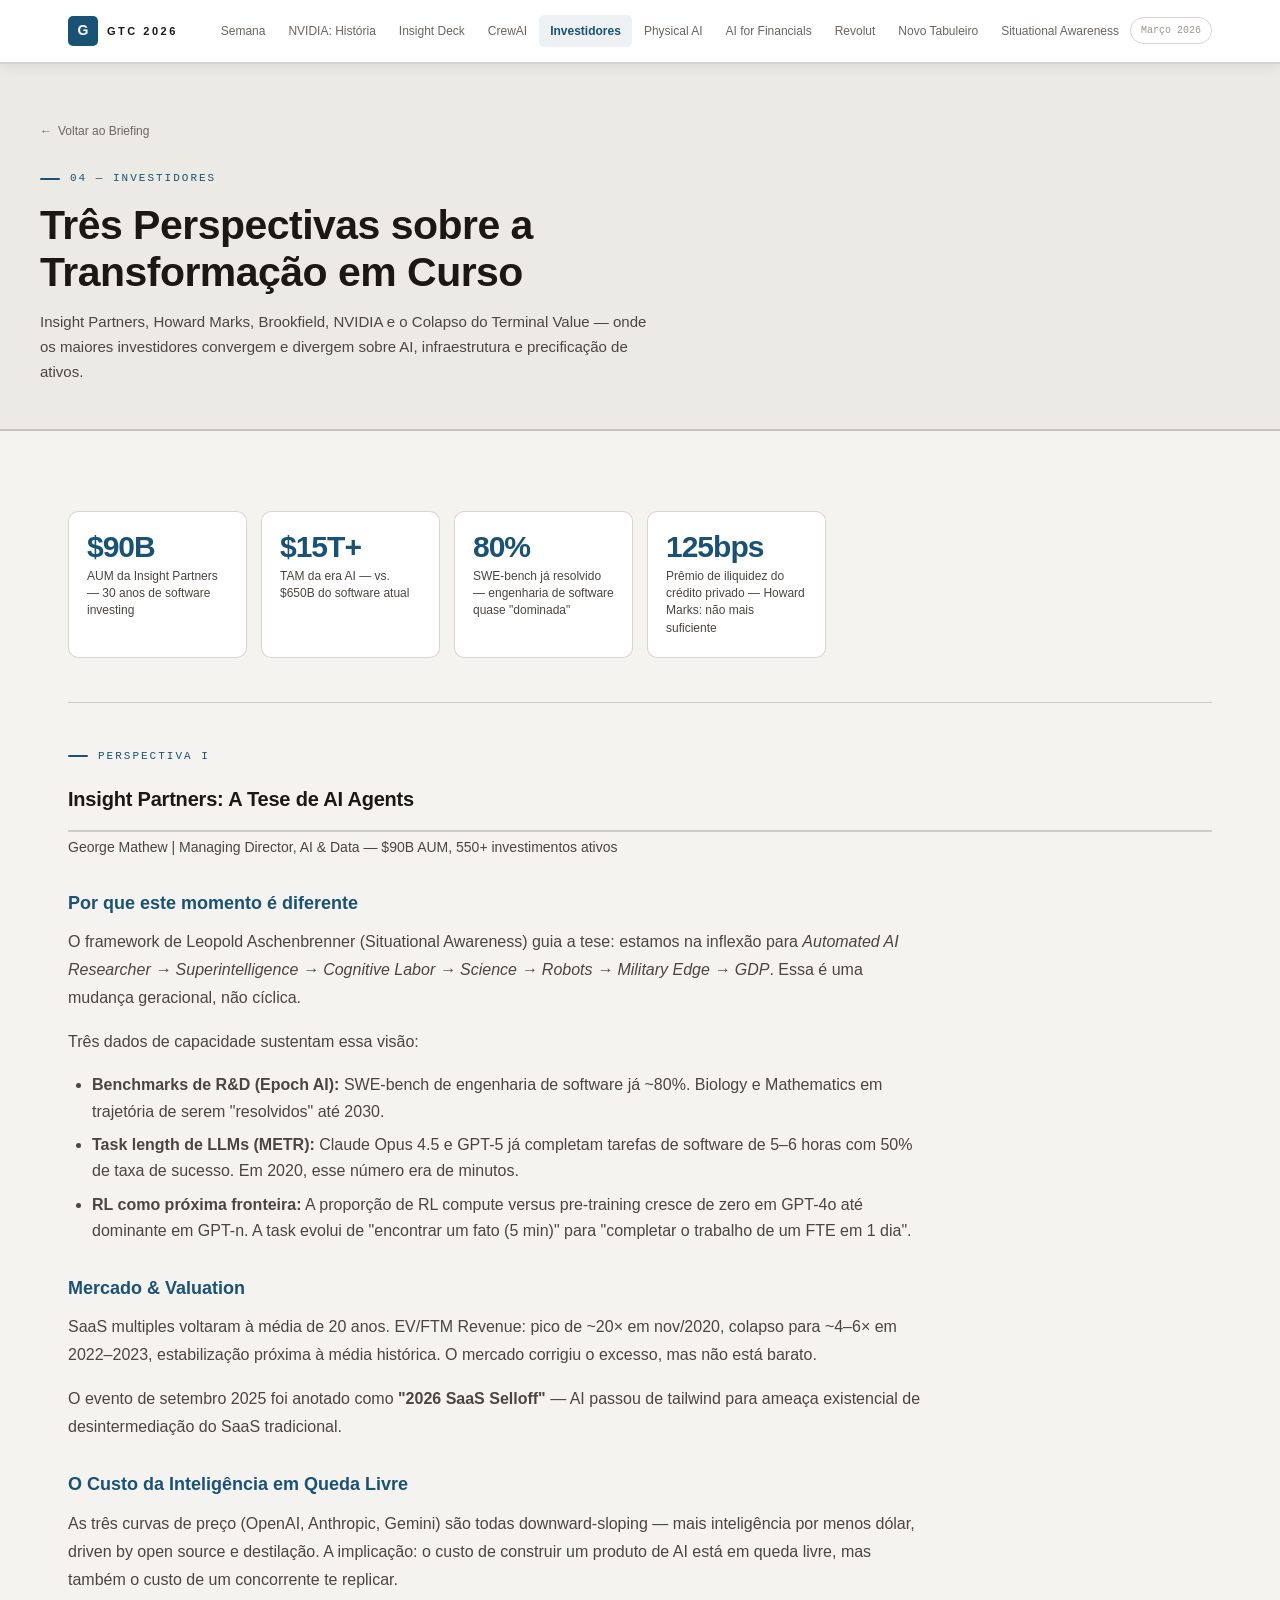
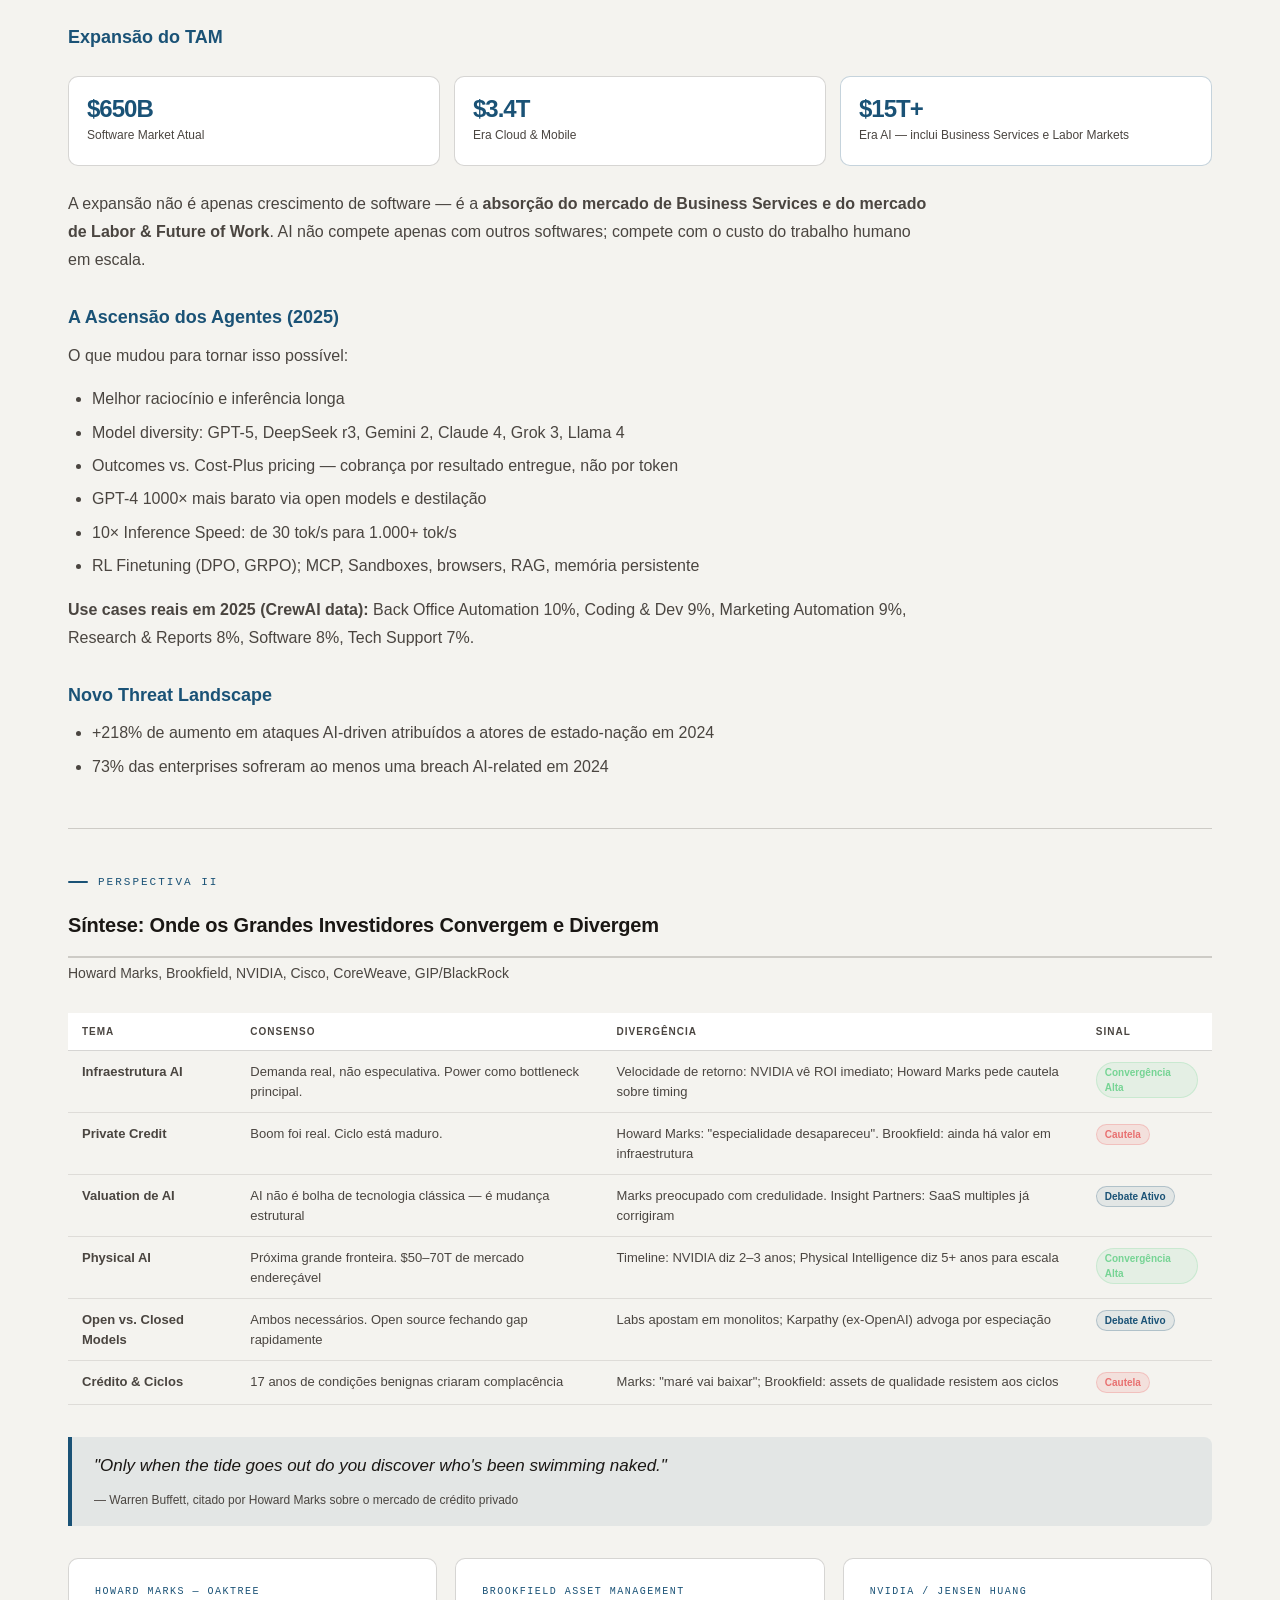
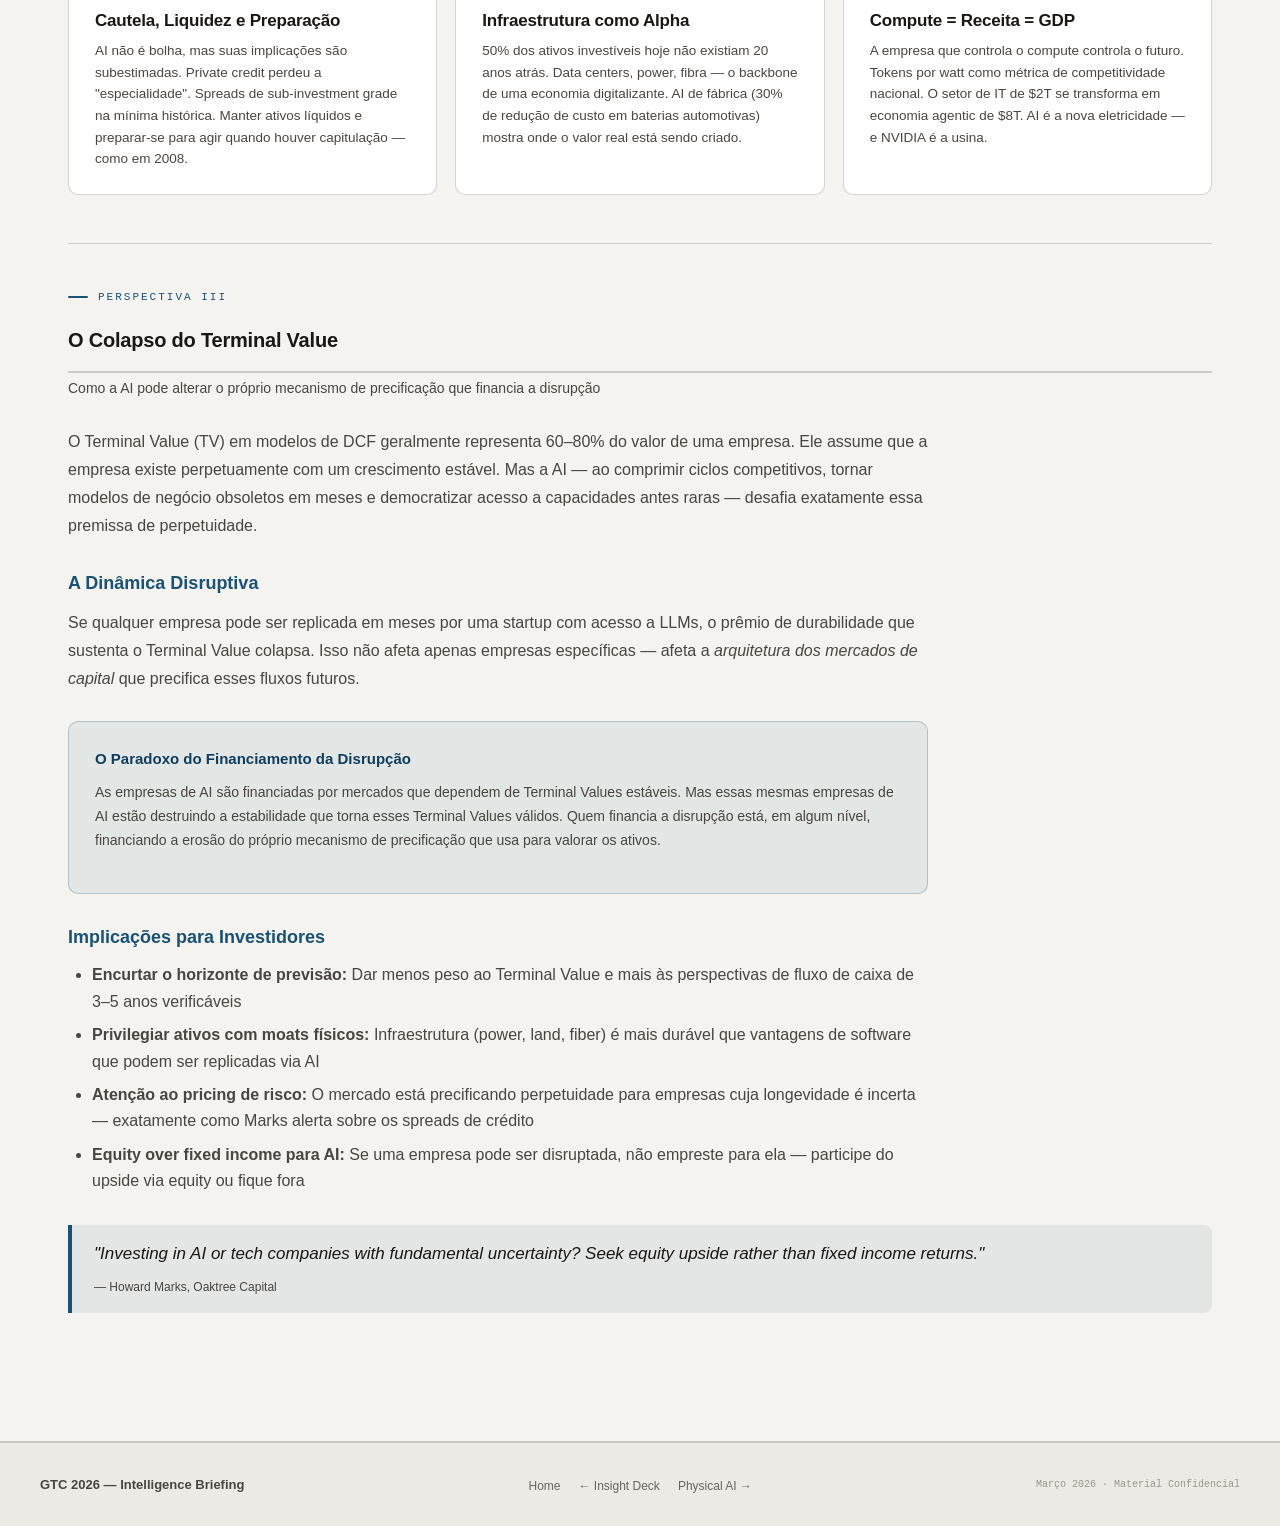
<file: 4_ai_investimentos.html>
<!DOCTYPE html>
<html lang="pt-BR">
<head>
  <meta charset="UTF-8">
  <meta name="viewport" content="width=device-width, initial-scale=1.0">
  <title>Investidores — GTC 2026</title>
  <link rel="stylesheet" href="assets/style.css">
  <style>
    .prose-wide { max-width: 860px; }
    .prose-wide p { margin-bottom:16px; color:var(--muted); line-height:1.75; }
    .prose-wide ul { padding-left:24px; margin-bottom:16px; display:flex; flex-direction:column; gap:7px; }
    .prose-wide li { color:var(--muted); line-height:1.65; }
    .sub-heading { font-family:var(--font); font-size:18px; font-weight:600; color:var(--gold); margin:28px 0 10px; }
    .sub-sub-heading { font-family:var(--font); font-size:16px; font-weight:600; color:var(--ink); margin:20px 0 8px; }
    .section-block { margin-bottom:48px; }

    .perspectives-nav {
      display: flex;
      gap: 2px;
      margin-bottom: 40px;
      background: var(--surface);
      border: 1px solid var(--border);
      border-radius: 8px;
      padding: 4px;
    }
    .persp-btn {
      flex: 1;
      padding: 10px 16px;
      font-size: 12px;
      font-weight: 600;
      letter-spacing: 0.3px;
      color: var(--muted);
      background: transparent;
      border: none;
      border-radius: 6px;
      cursor: pointer;
      transition: all 0.2s;
      font-family: var(--font-body);
    }
    .persp-btn.active, .persp-btn:hover {
      background: var(--surface2);
      color: var(--gold);
    }

    .convergence-table { width: 100%; border-collapse: collapse; font-size: 13px; margin: 24px 0; }
    .convergence-table th { text-align:left; padding:10px 14px; font-size:10px; font-weight:600; letter-spacing:1px; text-transform:uppercase; color:var(--muted); border-bottom:1px solid var(--border2); background:var(--surface); }
    .convergence-table td { padding:11px 14px; color:var(--muted); border-bottom:1px solid var(--border); vertical-align:top; line-height:1.5; }
    .convergence-table tr:hover td { background: var(--bg2); }
    .badge-green { display:inline-block; padding:2px 8px; border-radius:100px; font-size:10px; font-weight:600; background:rgba(118,212,148,0.12); color:#76d494; border:1px solid rgba(118,212,148,0.25); }
    .badge-red { display:inline-block; padding:2px 8px; border-radius:100px; font-size:10px; font-weight:600; background:rgba(232,64,64,0.1); color:#e87070; border:1px solid rgba(232,64,64,0.2); }
    .badge-gold { display:inline-block; padding:2px 8px; border-radius:100px; font-size:10px; font-weight:600; background:var(--gold-dim); color:var(--gold); border:1px solid var(--gold-border); }
  </style>
</head>
<body>

<nav class="site-nav">
  <div class="nav-inner">
    <a href="index.html" class="nav-logo">
      <div class="nav-logo-mark">G</div>
      <span class="nav-logo-text">GTC 2026</span>
    </a>
    <div class="nav-links">
      <a href="1_evento.html" class="nav-link">Semana</a>
      <a href="2_nvidia.html" class="nav-link">NVIDIA: História</a>
      <a href="3_insight_deck.html" class="nav-link">Insight Deck</a>
      <a href="3b_crewai.html" class="nav-link">CrewAI</a>
      <a href="4_ai_investimentos.html" class="nav-link active">Investidores</a>
      <a href="5_physical_ai.html" class="nav-link">Physical AI</a>
      <a href="6_ia_capital_solutions.html" class="nav-link">AI for Financials</a>
      <a href="7_revolut_summary.html" class="nav-link">Revolut</a>
      <a href="8_novo_tabuleiro.html" class="nav-link">Novo Tabuleiro</a>
      <a href="9_situational_awareness.html" class="nav-link">Situational Awareness</a>
    </div>
    <div class="nav-tag">Março 2026</div>
  </div>
</nav>

<div class="page-header">
  <div class="page-header-inner">
    <a href="index.html" class="back-link">Voltar ao Briefing</a>
    <div class="page-eyebrow">04 — Investidores</div>
    <h1 class="page-title">Três Perspectivas sobre a Transformação em Curso</h1>
    <p class="page-subtitle">Insight Partners, Howard Marks, Brookfield, NVIDIA e o Colapso do Terminal Value — onde os maiores investidores convergem e divergem sobre AI, infraestrutura e precificação de ativos.</p>
  </div>
</div>

<main class="page-main">

  <!-- KEY STATS -->
  <div class="stat-grid fade-in">
    <div class="stat-block">
      <div class="stat-value">$90B</div>
      <div class="stat-label">AUM da Insight Partners — 30 anos de software investing</div>
    </div>
    <div class="stat-block">
      <div class="stat-value">$15T+</div>
      <div class="stat-label">TAM da era AI — vs. $650B do software atual</div>
    </div>
    <div class="stat-block">
      <div class="stat-value">80%</div>
      <div class="stat-label">SWE-bench já resolvido — engenharia de software quase "dominada"</div>
    </div>
    <div class="stat-block">
      <div class="stat-value">125bps</div>
      <div class="stat-label">Prêmio de iliquidez do crédito privado — Howard Marks: não mais suficiente</div>
    </div>
  </div>

  <div class="divider"></div>

  <!-- PERSPECTIVE I: INSIGHT PARTNERS -->
  <div class="section-block">
    <div class="page-eyebrow" style="margin-bottom:16px">Perspectiva I</div>
    <h2 class="section-title">Insight Partners: A Tese de AI Agents</h2>
    <p class="section-subtitle">George Mathew | Managing Director, AI &amp; Data — $90B AUM, 550+ investimentos ativos</p>

    <div class="prose-wide">
      <h3 class="sub-heading">Por que este momento é diferente</h3>
      <p>O framework de Leopold Aschenbrenner (Situational Awareness) guia a tese: estamos na inflexão para <em>Automated AI Researcher → Superintelligence → Cognitive Labor → Science → Robots → Military Edge → GDP</em>. Essa é uma mudança geracional, não cíclica.</p>

      <p>Três dados de capacidade sustentam essa visão:</p>
      <ul>
        <li><strong>Benchmarks de R&amp;D (Epoch AI):</strong> SWE-bench de engenharia de software já ~80%. Biology e Mathematics em trajetória de serem "resolvidos" até 2030.</li>
        <li><strong>Task length de LLMs (METR):</strong> Claude Opus 4.5 e GPT-5 já completam tarefas de software de 5–6 horas com 50% de taxa de sucesso. Em 2020, esse número era de minutos.</li>
        <li><strong>RL como próxima fronteira:</strong> A proporção de RL compute versus pre-training cresce de zero em GPT-4o até dominante em GPT-n. A task evolui de "encontrar um fato (5 min)" para "completar o trabalho de um FTE em 1 dia".</li>
      </ul>

      <h3 class="sub-heading">Mercado &amp; Valuation</h3>
      <p>SaaS multiples voltaram à média de 20 anos. EV/FTM Revenue: pico de ~20× em nov/2020, colapso para ~4–6× em 2022–2023, estabilização próxima à média histórica. O mercado corrigiu o excesso, mas não está barato.</p>
      <p>O evento de setembro 2025 foi anotado como <strong>"2026 SaaS Selloff"</strong> — AI passou de tailwind para ameaça existencial de desintermediação do SaaS tradicional.</p>

      <h3 class="sub-heading">O Custo da Inteligência em Queda Livre</h3>
      <p>As três curvas de preço (OpenAI, Anthropic, Gemini) são todas downward-sloping — mais inteligência por menos dólar, driven by open source e destilação. A implicação: o custo de construir um produto de AI está em queda livre, mas também o custo de um concorrente te replicar.</p>

      <h3 class="sub-heading">Expansão do TAM</h3>
    </div>

    <div class="stat-grid" style="grid-template-columns:repeat(3,1fr);margin:24px 0">
      <div class="stat-block">
        <div class="stat-value" style="font-size:24px">$650B</div>
        <div class="stat-label">Software Market Atual</div>
      </div>
      <div class="stat-block">
        <div class="stat-value" style="font-size:24px">$3.4T</div>
        <div class="stat-label">Era Cloud &amp; Mobile</div>
      </div>
      <div class="stat-block" style="border-color:var(--gold-border)">
        <div class="stat-value" style="font-size:24px">$15T+</div>
        <div class="stat-label">Era AI — inclui Business Services e Labor Markets</div>
      </div>
    </div>

    <div class="prose-wide">
      <p>A expansão não é apenas crescimento de software — é a <strong>absorção do mercado de Business Services e do mercado de Labor &amp; Future of Work</strong>. AI não compete apenas com outros softwares; compete com o custo do trabalho humano em escala.</p>

      <h3 class="sub-heading">A Ascensão dos Agentes (2025)</h3>
      <p>O que mudou para tornar isso possível:</p>
      <ul>
        <li>Melhor raciocínio e inferência longa</li>
        <li>Model diversity: GPT-5, DeepSeek r3, Gemini 2, Claude 4, Grok 3, Llama 4</li>
        <li>Outcomes vs. Cost-Plus pricing — cobrança por resultado entregue, não por token</li>
        <li>GPT-4 1000× mais barato via open models e destilação</li>
        <li>10× Inference Speed: de 30 tok/s para 1.000+ tok/s</li>
        <li>RL Finetuning (DPO, GRPO); MCP, Sandboxes, browsers, RAG, memória persistente</li>
      </ul>
      <p><strong>Use cases reais em 2025 (CrewAI data):</strong> Back Office Automation 10%, Coding &amp; Dev 9%, Marketing Automation 9%, Research &amp; Reports 8%, Software 8%, Tech Support 7%.</p>

      <h3 class="sub-heading">Novo Threat Landscape</h3>
      <ul>
        <li>+218% de aumento em ataques AI-driven atribuídos a atores de estado-nação em 2024</li>
        <li>73% das enterprises sofreram ao menos uma breach AI-related em 2024</li>
      </ul>
    </div>
  </div>

  <div class="divider"></div>

  <!-- PERSPECTIVE II: INVESTOR CONVERGENCE -->
  <div class="section-block">
    <div class="page-eyebrow" style="margin-bottom:16px">Perspectiva II</div>
    <h2 class="section-title">Síntese: Onde os Grandes Investidores Convergem e Divergem</h2>
    <p class="section-subtitle">Howard Marks, Brookfield, NVIDIA, Cisco, CoreWeave, GIP/BlackRock</p>

    <table class="convergence-table">
      <thead>
        <tr>
          <th>Tema</th>
          <th>Consenso</th>
          <th>Divergência</th>
          <th>Sinal</th>
        </tr>
      </thead>
      <tbody>
        <tr>
          <td><strong>Infraestrutura AI</strong></td>
          <td>Demanda real, não especulativa. Power como bottleneck principal.</td>
          <td>Velocidade de retorno: NVIDIA vê ROI imediato; Howard Marks pede cautela sobre timing</td>
          <td><span class="badge-green">Convergência Alta</span></td>
        </tr>
        <tr>
          <td><strong>Private Credit</strong></td>
          <td>Boom foi real. Ciclo está maduro.</td>
          <td>Howard Marks: "especialidade desapareceu". Brookfield: ainda há valor em infraestrutura</td>
          <td><span class="badge-red">Cautela</span></td>
        </tr>
        <tr>
          <td><strong>Valuation de AI</strong></td>
          <td>AI não é bolha de tecnologia clássica — é mudança estrutural</td>
          <td>Marks preocupado com credulidade. Insight Partners: SaaS multiples já corrigiram</td>
          <td><span class="badge-gold">Debate Ativo</span></td>
        </tr>
        <tr>
          <td><strong>Physical AI</strong></td>
          <td>Próxima grande fronteira. $50–70T de mercado endereçável</td>
          <td>Timeline: NVIDIA diz 2–3 anos; Physical Intelligence diz 5+ anos para escala</td>
          <td><span class="badge-green">Convergência Alta</span></td>
        </tr>
        <tr>
          <td><strong>Open vs. Closed Models</strong></td>
          <td>Ambos necessários. Open source fechando gap rapidamente</td>
          <td>Labs apostam em monolitos; Karpathy (ex-OpenAI) advoga por especiação</td>
          <td><span class="badge-gold">Debate Ativo</span></td>
        </tr>
        <tr>
          <td><strong>Crédito &amp; Ciclos</strong></td>
          <td>17 anos de condições benignas criaram complacência</td>
          <td>Marks: "maré vai baixar"; Brookfield: assets de qualidade resistem aos ciclos</td>
          <td><span class="badge-red">Cautela</span></td>
        </tr>
      </tbody>
    </table>

    <div class="pullquote" style="margin-top:32px">
      <p>"Only when the tide goes out do you discover who's been swimming naked."</p>
      <cite>— Warren Buffett, citado por Howard Marks sobre o mercado de crédito privado</cite>
    </div>

    <div class="card-grid" style="margin-top:32px">
      <div class="card">
        <div class="card-label">Howard Marks — Oaktree</div>
        <div class="card-title">Cautela, Liquidez e Preparação</div>
        <div class="card-body">AI não é bolha, mas suas implicações são subestimadas. Private credit perdeu a "especialidade". Spreads de sub-investment grade na mínima histórica. Manter ativos líquidos e preparar-se para agir quando houver capitulação — como em 2008.</div>
      </div>
      <div class="card">
        <div class="card-label">Brookfield Asset Management</div>
        <div class="card-title">Infraestrutura como Alpha</div>
        <div class="card-body">50% dos ativos investíveis hoje não existiam 20 anos atrás. Data centers, power, fibra — o backbone de uma economia digitalizante. AI de fábrica (30% de redução de custo em baterias automotivas) mostra onde o valor real está sendo criado.</div>
      </div>
      <div class="card">
        <div class="card-label">NVIDIA / Jensen Huang</div>
        <div class="card-title">Compute = Receita = GDP</div>
        <div class="card-body">A empresa que controla o compute controla o futuro. Tokens por watt como métrica de competitividade nacional. O setor de IT de $2T se transforma em economia agentic de $8T. AI é a nova eletricidade — e NVIDIA é a usina.</div>
      </div>
    </div>
  </div>

  <div class="divider"></div>

  <!-- PERSPECTIVE III: TERMINAL VALUE -->
  <div class="section-block">
    <div class="page-eyebrow" style="margin-bottom:16px">Perspectiva III</div>
    <h2 class="section-title">O Colapso do Terminal Value</h2>
    <p class="section-subtitle">Como a AI pode alterar o próprio mecanismo de precificação que financia a disrupção</p>

    <div class="prose-wide">
      <p>O Terminal Value (TV) em modelos de DCF geralmente representa 60–80% do valor de uma empresa. Ele assume que a empresa existe perpetuamente com um crescimento estável. Mas a AI — ao comprimir ciclos competitivos, tornar modelos de negócio obsoletos em meses e democratizar acesso a capacidades antes raras — desafia exatamente essa premissa de perpetuidade.</p>

      <h3 class="sub-heading">A Dinâmica Disruptiva</h3>
      <p>Se qualquer empresa pode ser replicada em meses por uma startup com acesso a LLMs, o prêmio de durabilidade que sustenta o Terminal Value colapsa. Isso não afeta apenas empresas específicas — afeta a <em>arquitetura dos mercados de capital</em> que precifica esses fluxos futuros.</p>

      <div class="highlight-box">
        <h3>O Paradoxo do Financiamento da Disrupção</h3>
        <p style="color:var(--muted);font-size:14px;line-height:1.7">As empresas de AI são financiadas por mercados que dependem de Terminal Values estáveis. Mas essas mesmas empresas de AI estão destruindo a estabilidade que torna esses Terminal Values válidos. Quem financia a disrupção está, em algum nível, financiando a erosão do próprio mecanismo de precificação que usa para valorar os ativos.</p>
      </div>

      <h3 class="sub-heading">Implicações para Investidores</h3>
      <ul>
        <li><strong>Encurtar o horizonte de previsão:</strong> Dar menos peso ao Terminal Value e mais às perspectivas de fluxo de caixa de 3–5 anos verificáveis</li>
        <li><strong>Privilegiar ativos com moats físicos:</strong> Infraestrutura (power, land, fiber) é mais durável que vantagens de software que podem ser replicadas via AI</li>
        <li><strong>Atenção ao pricing de risco:</strong> O mercado está precificando perpetuidade para empresas cuja longevidade é incerta — exatamente como Marks alerta sobre os spreads de crédito</li>
        <li><strong>Equity over fixed income para AI:</strong> Se uma empresa pode ser disruptada, não empreste para ela — participe do upside via equity ou fique fora</li>
      </ul>
    </div>

    <div class="pullquote">
      <p>"Investing in AI or tech companies with fundamental uncertainty? Seek equity upside rather than fixed income returns."</p>
      <cite>— Howard Marks, Oaktree Capital</cite>
    </div>
  </div>

</main>

<footer class="site-footer">
  <div class="footer-inner">
    <div class="footer-brand">GTC 2026 — Intelligence Briefing</div>
    <ul class="footer-links">
      <li><a href="index.html">Home</a></li>
      <li><a href="3_insight_deck.html">← Insight Deck</a></li>
      <li><a href="5_physical_ai.html">Physical AI →</a></li>
    </ul>
    <div class="footer-note">Março 2026 · Material Confidencial</div>
  </div>
</footer>

<script src="assets/nav.js"></script>
</body>
</html>
</file>
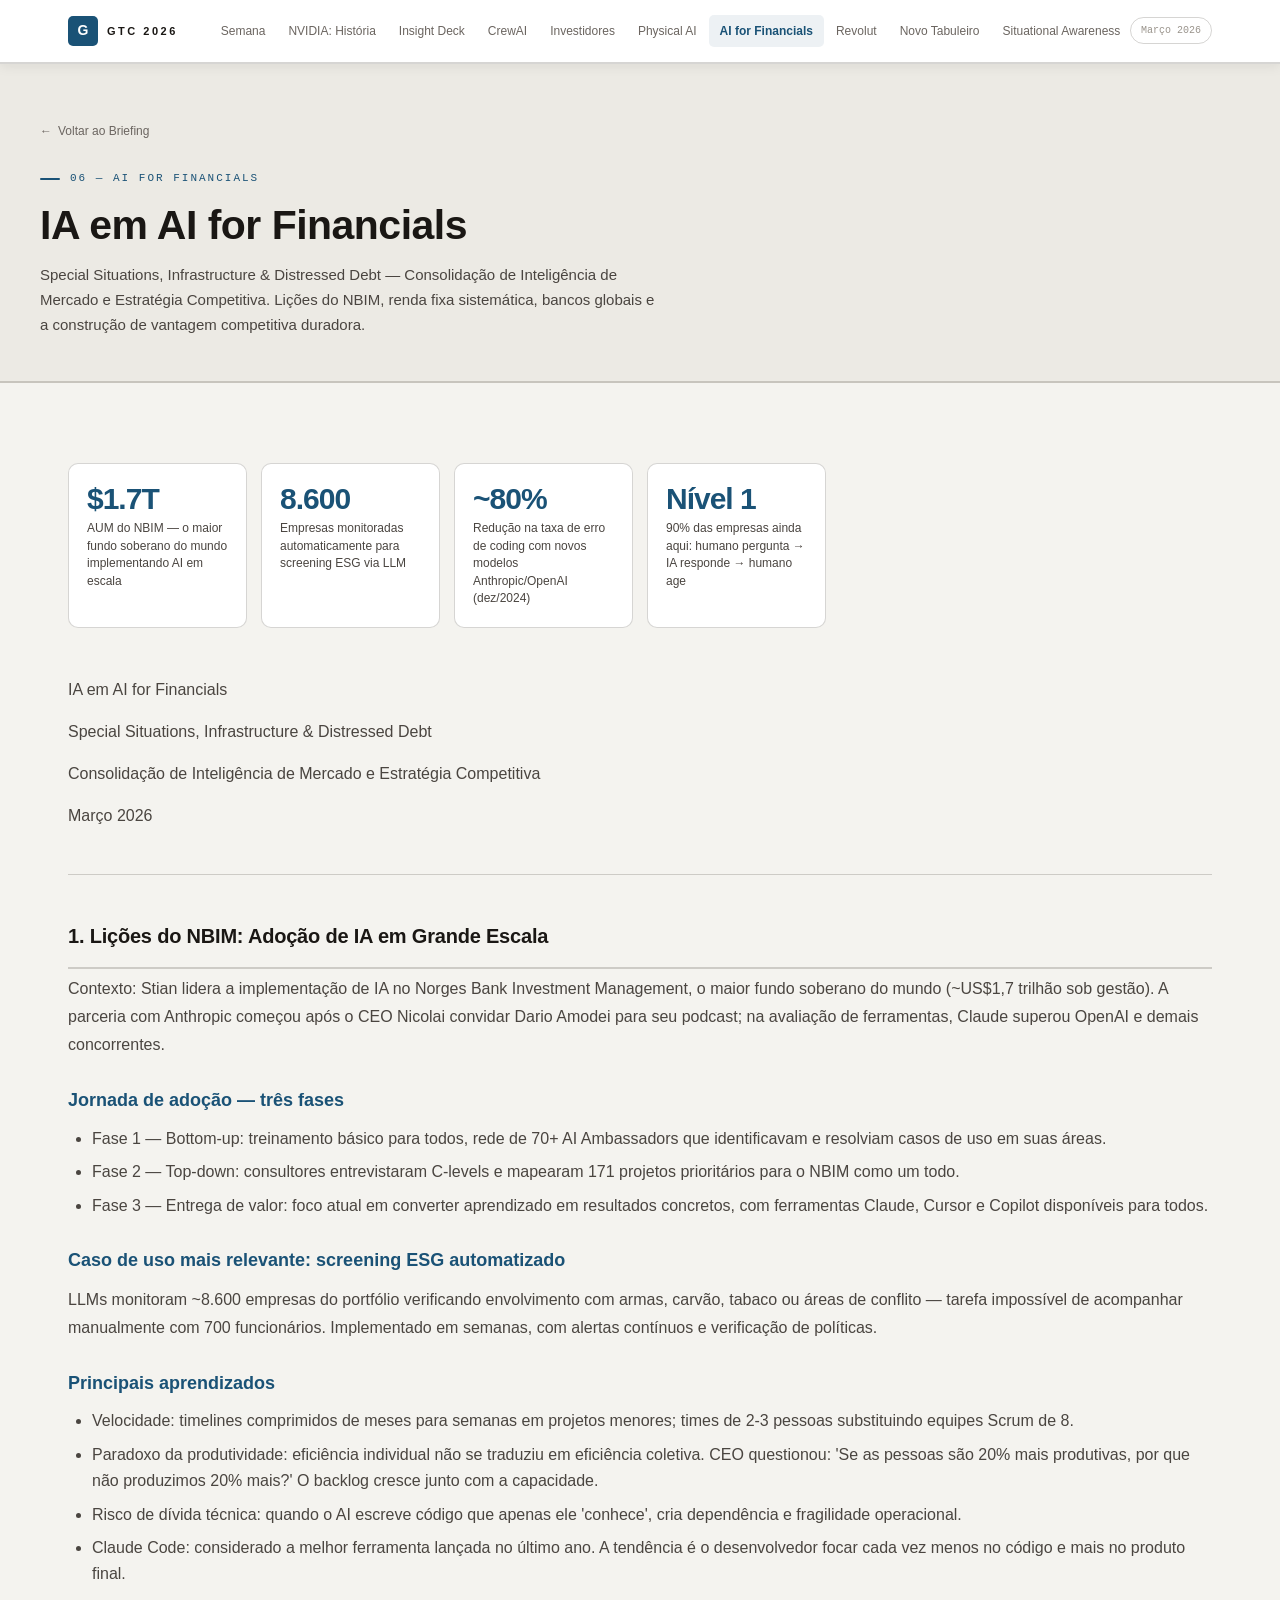
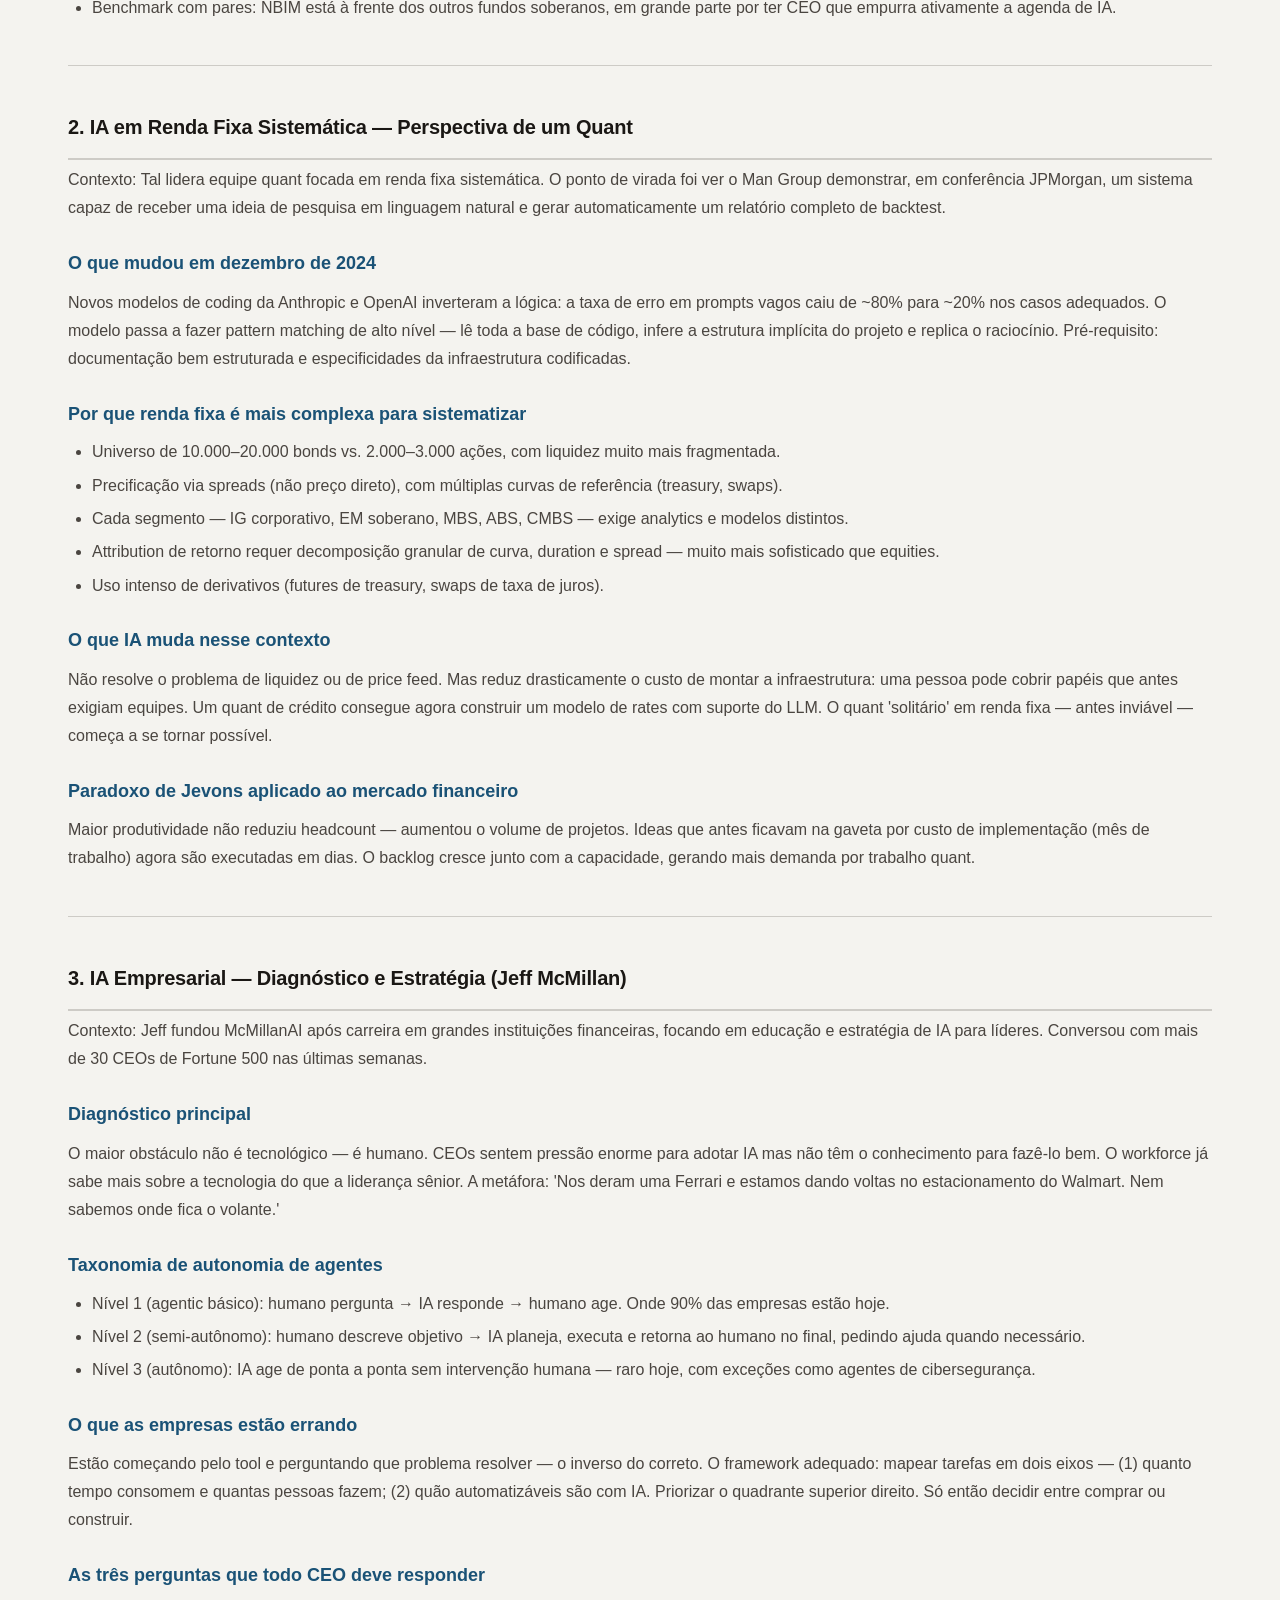
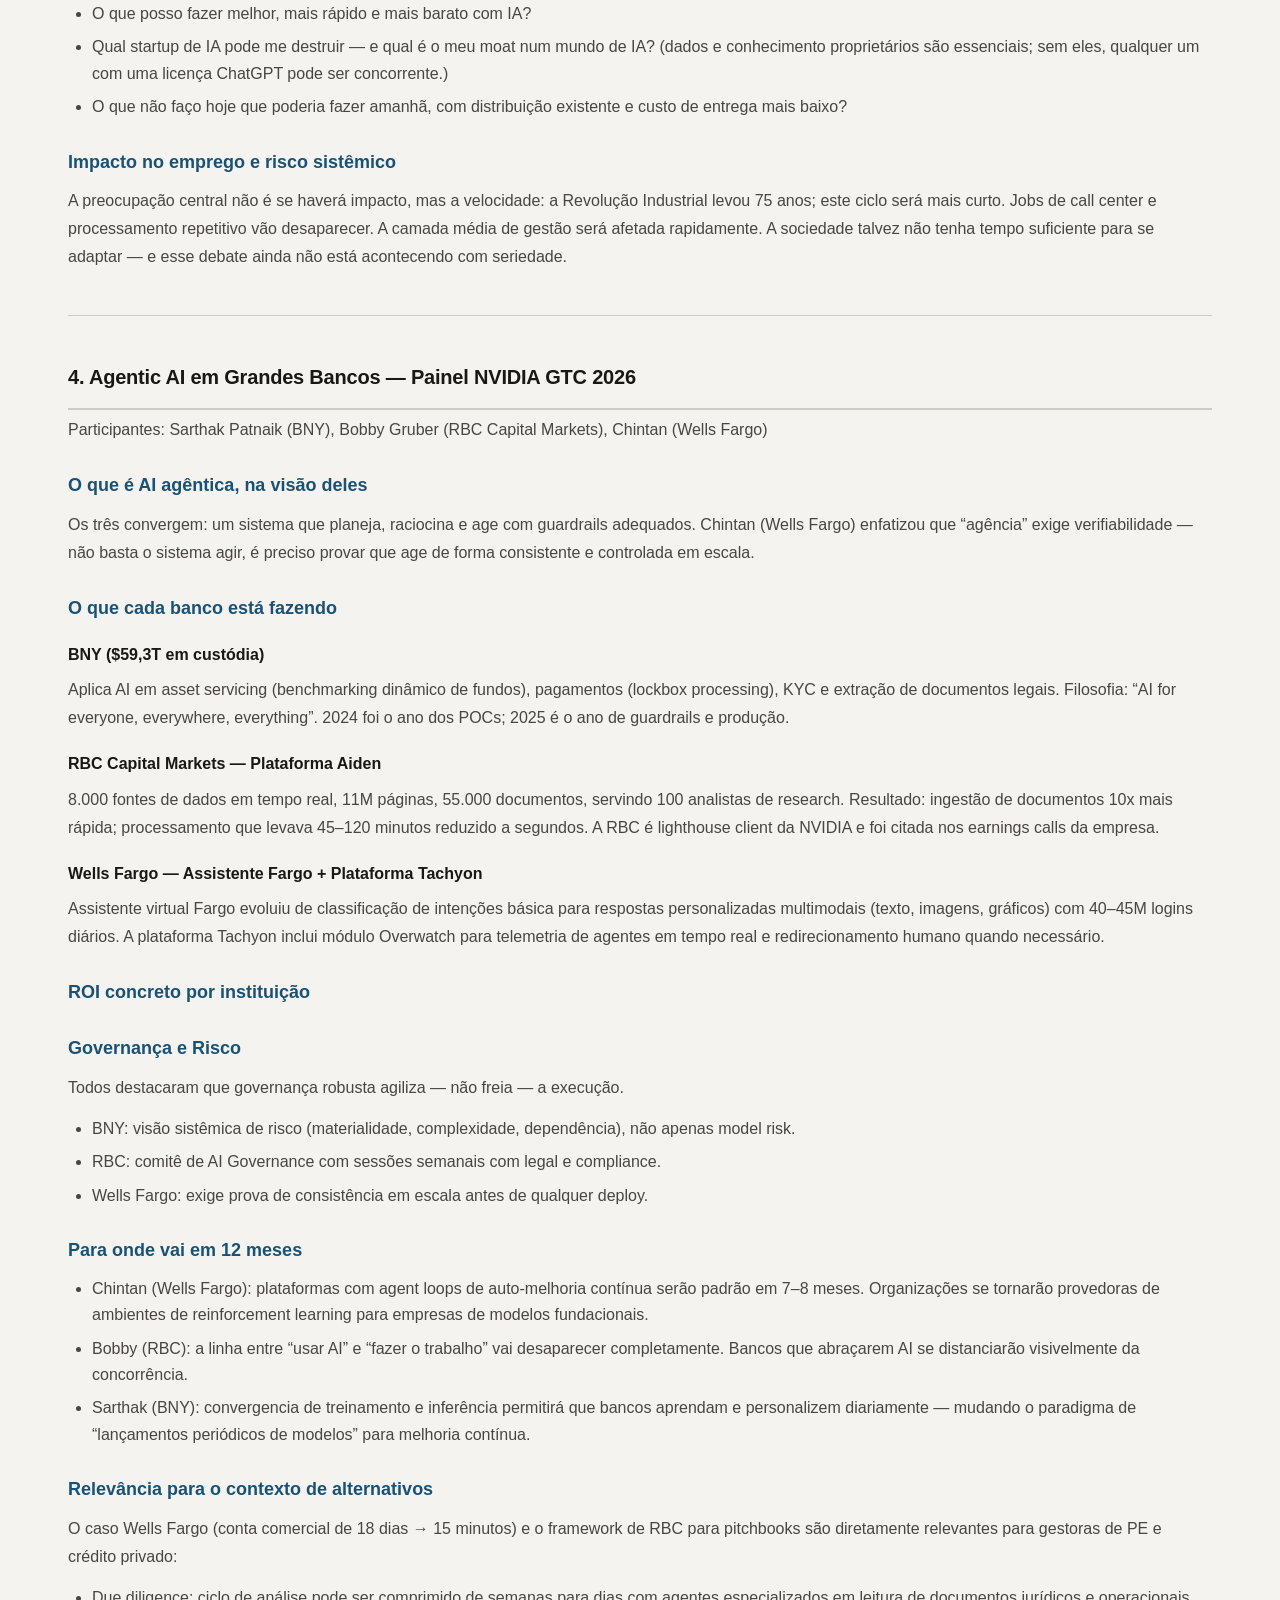
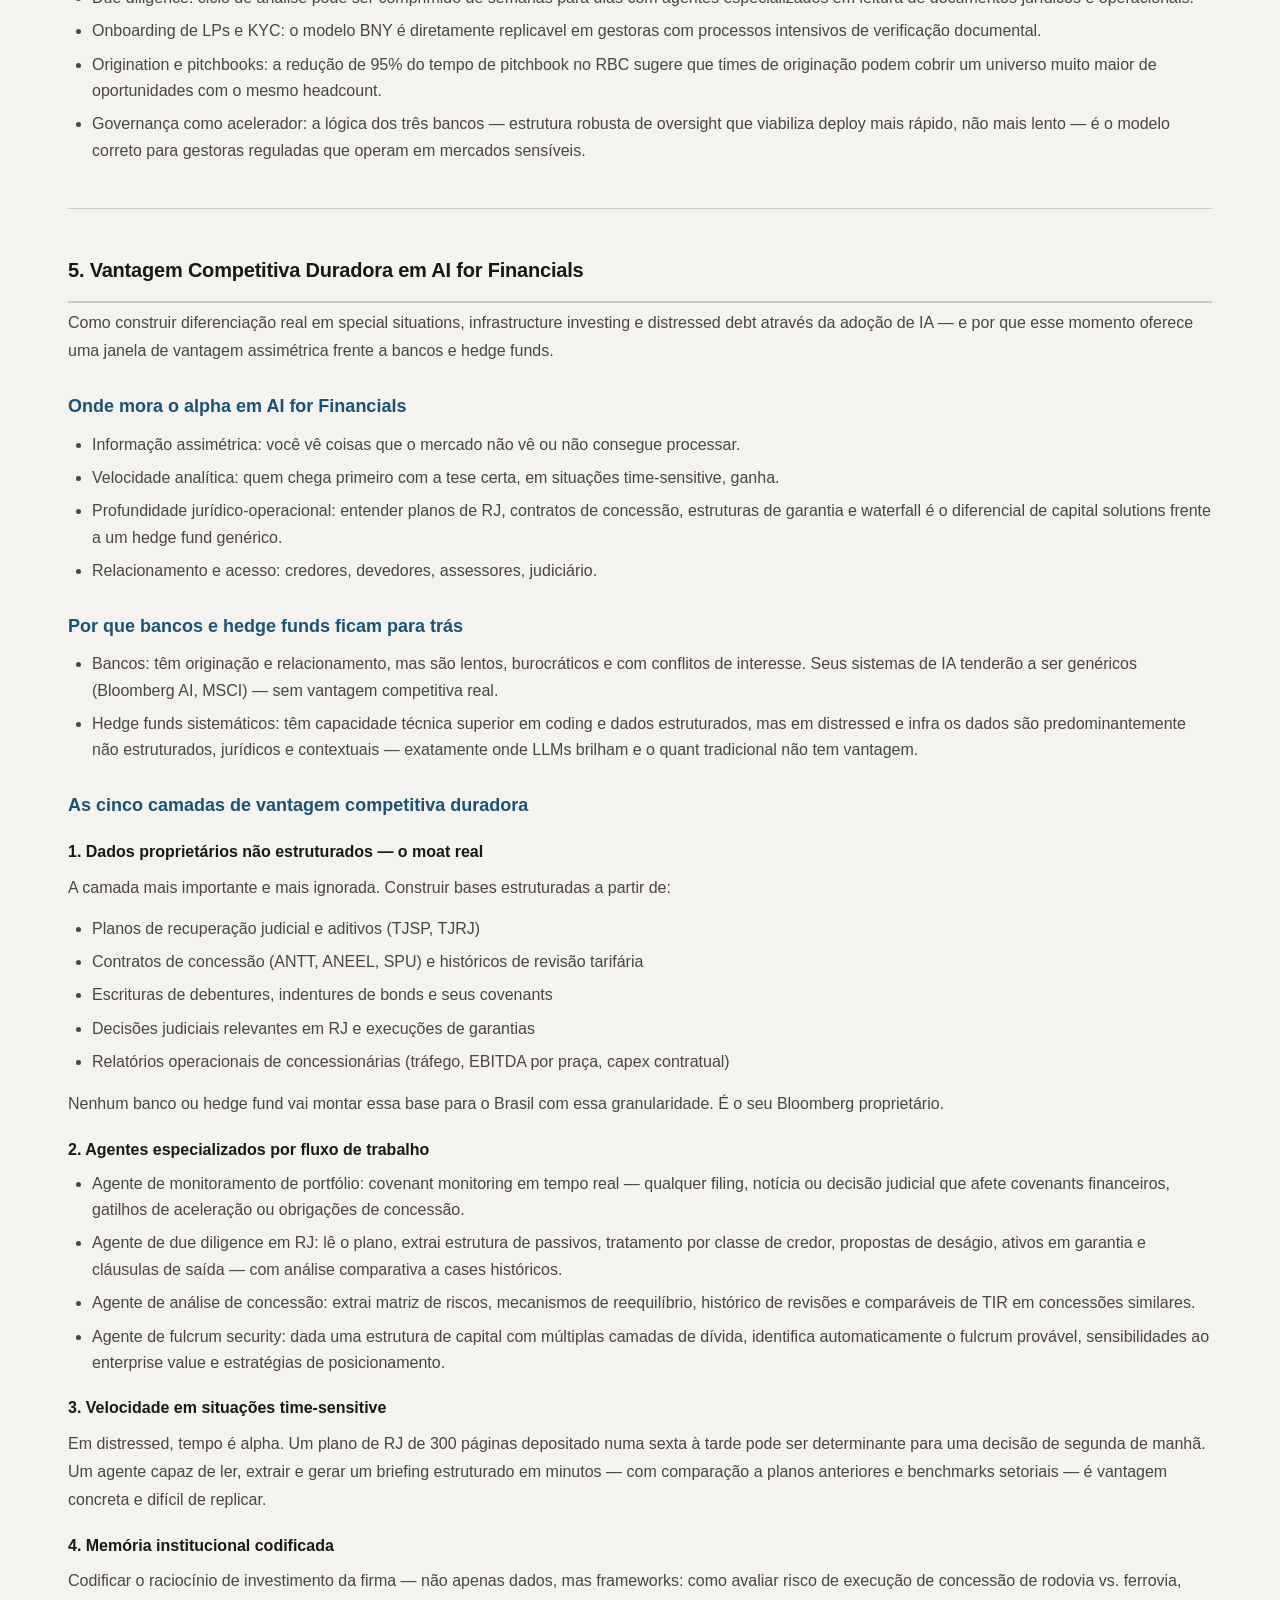
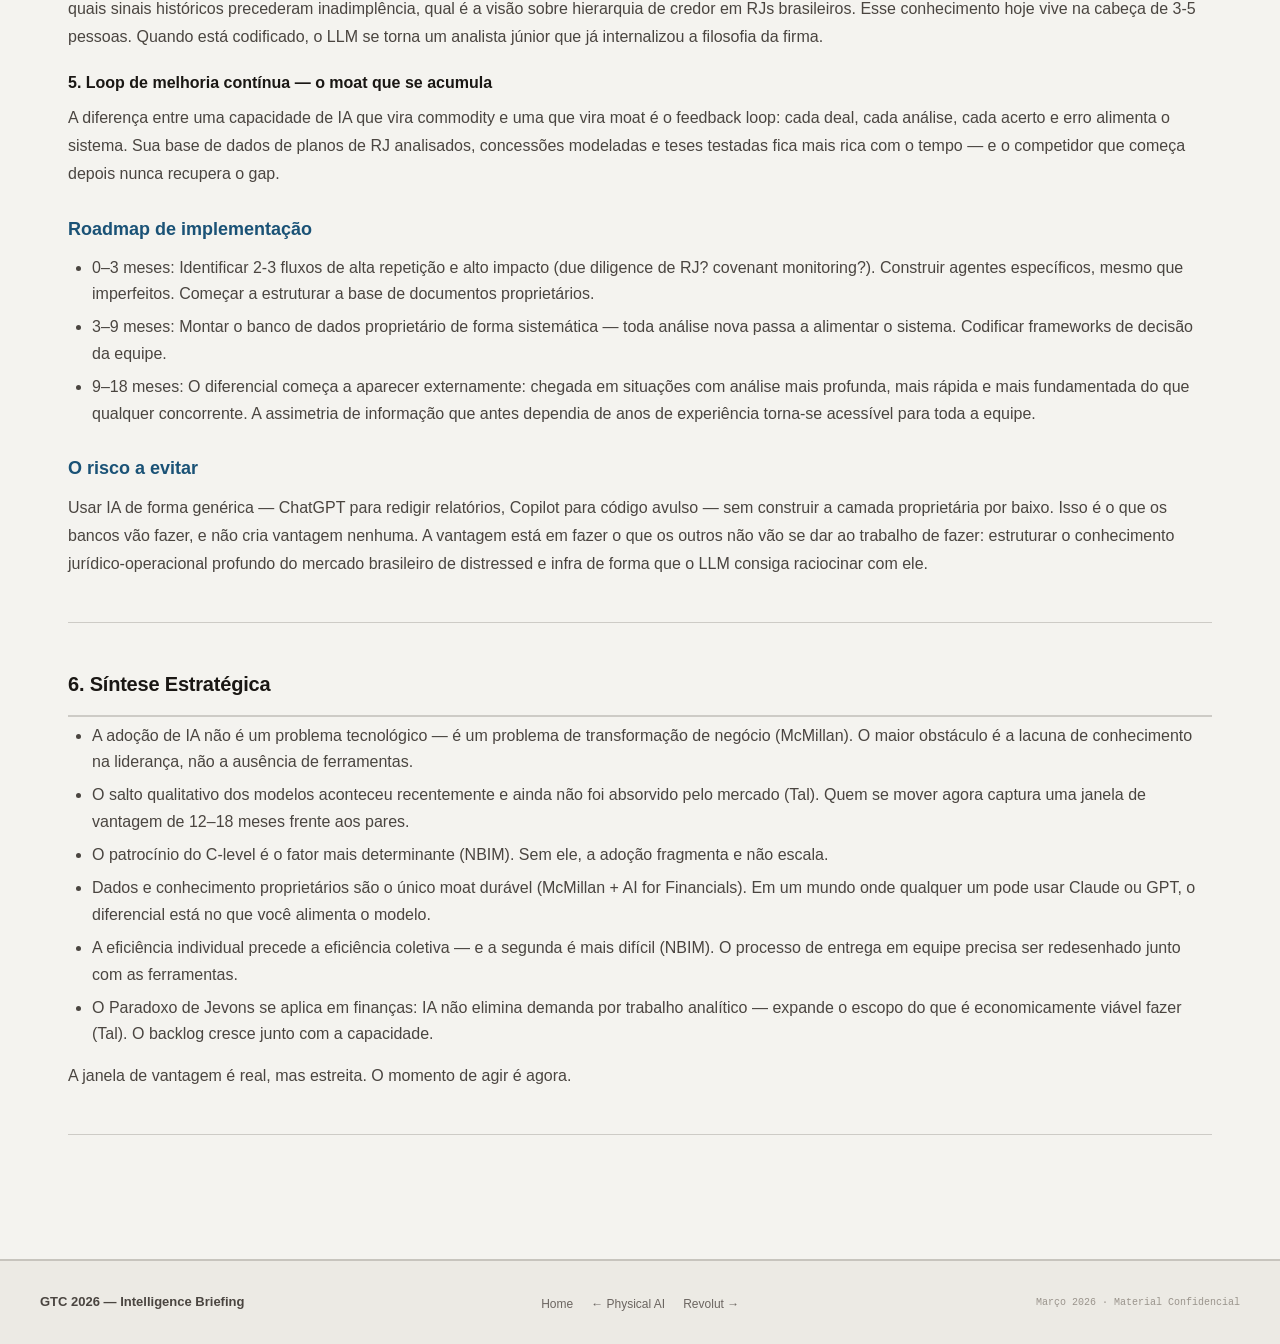
<file: 6_ia_capital_solutions.html>
<!DOCTYPE html>
<html lang="pt-BR">
<head>
  <meta charset="UTF-8">
  <meta name="viewport" content="width=device-width, initial-scale=1.0">
  <title>IA em AI for Financials — GTC 2026</title>
  <link rel="stylesheet" href="assets/style.css">
  <style>
    .cs-p  { margin-bottom:14px; color:var(--muted); line-height:1.75; }
    .cs-h2 { font-family:var(--font); font-size:18px; font-weight:600; color:var(--gold); margin:26px 0 10px; }
    .cs-h3 { font-family:var(--font); font-size:16px; font-weight:600; color:var(--ink); margin:18px 0 8px; }
    .cs-list { padding-left:24px; margin-bottom:14px; display:flex; flex-direction:column; gap:7px; list-style:disc; }
    .cs-list li { color:var(--muted); line-height:1.65; }
    .section-block { margin-bottom:0; }
  </style>
</head>
<body>

<nav class="site-nav">
  <div class="nav-inner">
    <a href="index.html" class="nav-logo">
      <div class="nav-logo-mark">G</div>
      <span class="nav-logo-text">GTC 2026</span>
    </a>
    <div class="nav-links">
      <a href="1_evento.html" class="nav-link">Semana</a>
      <a href="2_nvidia.html" class="nav-link">NVIDIA: História</a>
      <a href="3_insight_deck.html" class="nav-link">Insight Deck</a>
      <a href="3b_crewai.html" class="nav-link">CrewAI</a>
      <a href="4_ai_investimentos.html" class="nav-link">Investidores</a>
      <a href="5_physical_ai.html" class="nav-link">Physical AI</a>
      <a href="6_ia_capital_solutions.html" class="nav-link active">AI for Financials</a>
      <a href="7_revolut_summary.html" class="nav-link">Revolut</a>
      <a href="8_novo_tabuleiro.html" class="nav-link">Novo Tabuleiro</a>
      <a href="9_situational_awareness.html" class="nav-link">Situational Awareness</a>
    </div>
    <div class="nav-tag">Março 2026</div>
  </div>
</nav>

<div class="page-header">
  <div class="page-header-inner">
    <a href="index.html" class="back-link">Voltar ao Briefing</a>
    <div class="page-eyebrow">06 — AI for Financials</div>
    <h1 class="page-title">IA em AI for Financials</h1>
    <p class="page-subtitle">Special Situations, Infrastructure &amp; Distressed Debt — Consolidação de Inteligência de Mercado e Estratégia Competitiva. Lições do NBIM, renda fixa sistemática, bancos globais e a construção de vantagem competitiva duradora.</p>
  </div>
</div>

<main class="page-main">

  <div class="stat-grid fade-in" style="margin-bottom:48px">
    <div class="stat-block">
      <div class="stat-value">$1.7T</div>
      <div class="stat-label">AUM do NBIM — o maior fundo soberano do mundo implementando AI em escala</div>
    </div>
    <div class="stat-block">
      <div class="stat-value">8.600</div>
      <div class="stat-label">Empresas monitoradas automaticamente para screening ESG via LLM</div>
    </div>
    <div class="stat-block">
      <div class="stat-value">~80%</div>
      <div class="stat-label">Redução na taxa de erro de coding com novos modelos Anthropic/OpenAI (dez/2024)</div>
    </div>
    <div class="stat-block">
      <div class="stat-value">Nível 1</div>
      <div class="stat-label">90% das empresas ainda aqui: humano pergunta → IA responde → humano age</div>
    </div>
  </div>

<div class="section-block">
<p class="cs-p">IA em AI for Financials</p>
<p class="cs-p">Special Situations, Infrastructure &amp; Distressed Debt</p>
<p class="cs-p">Consolidação de Inteligência de Mercado e Estratégia Competitiva</p>
<p class="cs-p">Março 2026</p>
</div><div class="divider"></div>

<div class="section-block">
<h2 class="section-title">1. Lições do NBIM: Adoção de IA em Grande Escala</h2>
<p class="cs-p">Contexto: Stian lidera a implementação de IA no Norges Bank Investment Management, o maior fundo soberano do mundo (~US$1,7 trilhão sob gestão). A parceria com Anthropic começou após o CEO Nicolai convidar Dario Amodei para seu podcast; na avaliação de ferramentas, Claude superou OpenAI e demais concorrentes.</p>
<h3 class="cs-h2">Jornada de adoção — três fases</h3>
<ul class="cs-list">
<li>Fase 1 — Bottom-up: treinamento básico para todos, rede de 70+ AI Ambassadors que identificavam e resolviam casos de uso em suas áreas.</li>
<li>Fase 2 — Top-down: consultores entrevistaram C-levels e mapearam 171 projetos prioritários para o NBIM como um todo.</li>
<li>Fase 3 — Entrega de valor: foco atual em converter aprendizado em resultados concretos, com ferramentas Claude, Cursor e Copilot disponíveis para todos.</li>
</ul>
<h3 class="cs-h2">Caso de uso mais relevante: screening ESG automatizado</h3>
<p class="cs-p">LLMs monitoram ~8.600 empresas do portfólio verificando envolvimento com armas, carvão, tabaco ou áreas de conflito — tarefa impossível de acompanhar manualmente com 700 funcionários. Implementado em semanas, com alertas contínuos e verificação de políticas.</p>
<h3 class="cs-h2">Principais aprendizados</h3>
<ul class="cs-list">
<li>Velocidade: timelines comprimidos de meses para semanas em projetos menores; times de 2-3 pessoas substituindo equipes Scrum de 8.</li>
<li>Paradoxo da produtividade: eficiência individual não se traduziu em eficiência coletiva. CEO questionou: 'Se as pessoas são 20% mais produtivas, por que não produzimos 20% mais?' O backlog cresce junto com a capacidade.</li>
<li>Risco de dívida técnica: quando o AI escreve código que apenas ele 'conhece', cria dependência e fragilidade operacional.</li>
<li>Claude Code: considerado a melhor ferramenta lançada no último ano. A tendência é o desenvolvedor focar cada vez menos no código e mais no produto final.</li>
<li>Benchmark com pares: NBIM está à frente dos outros fundos soberanos, em grande parte por ter CEO que empurra ativamente a agenda de IA.</li>
</ul>
</div><div class="divider"></div>

<div class="section-block">
<h2 class="section-title">2. IA em Renda Fixa Sistemática — Perspectiva de um Quant</h2>
<p class="cs-p">Contexto: Tal lidera equipe quant focada em renda fixa sistemática. O ponto de virada foi ver o Man Group demonstrar, em conferência JPMorgan, um sistema capaz de receber uma ideia de pesquisa em linguagem natural e gerar automaticamente um relatório completo de backtest.</p>
<h3 class="cs-h2">O que mudou em dezembro de 2024</h3>
<p class="cs-p">Novos modelos de coding da Anthropic e OpenAI inverteram a lógica: a taxa de erro em prompts vagos caiu de ~80% para ~20% nos casos adequados. O modelo passa a fazer pattern matching de alto nível — lê toda a base de código, infere a estrutura implícita do projeto e replica o raciocínio. Pré-requisito: documentação bem estruturada e especificidades da infraestrutura codificadas.</p>
<h3 class="cs-h2">Por que renda fixa é mais complexa para sistematizar</h3>
<ul class="cs-list">
<li>Universo de 10.000–20.000 bonds vs. 2.000–3.000 ações, com liquidez muito mais fragmentada.</li>
<li>Precificação via spreads (não preço direto), com múltiplas curvas de referência (treasury, swaps).</li>
<li>Cada segmento — IG corporativo, EM soberano, MBS, ABS, CMBS — exige analytics e modelos distintos.</li>
<li>Attribution de retorno requer decomposição granular de curva, duration e spread — muito mais sofisticado que equities.</li>
<li>Uso intenso de derivativos (futures de treasury, swaps de taxa de juros).</li>
</ul>
<h3 class="cs-h2">O que IA muda nesse contexto</h3>
<p class="cs-p">Não resolve o problema de liquidez ou de price feed. Mas reduz drasticamente o custo de montar a infraestrutura: uma pessoa pode cobrir papéis que antes exigiam equipes. Um quant de crédito consegue agora construir um modelo de rates com suporte do LLM. O quant 'solitário' em renda fixa — antes inviável — começa a se tornar possível.</p>
<h3 class="cs-h2">Paradoxo de Jevons aplicado ao mercado financeiro</h3>
<p class="cs-p">Maior produtividade não reduziu headcount — aumentou o volume de projetos. Ideas que antes ficavam na gaveta por custo de implementação (mês de trabalho) agora são executadas em dias. O backlog cresce junto com a capacidade, gerando mais demanda por trabalho quant.</p>
</div><div class="divider"></div>

<div class="section-block">
<h2 class="section-title">3. IA Empresarial — Diagnóstico e Estratégia (Jeff McMillan)</h2>
<p class="cs-p">Contexto: Jeff fundou McMillanAI após carreira em grandes instituições financeiras, focando em educação e estratégia de IA para líderes. Conversou com mais de 30 CEOs de Fortune 500 nas últimas semanas.</p>
<h3 class="cs-h2">Diagnóstico principal</h3>
<p class="cs-p">O maior obstáculo não é tecnológico — é humano. CEOs sentem pressão enorme para adotar IA mas não têm o conhecimento para fazê-lo bem. O workforce já sabe mais sobre a tecnologia do que a liderança sênior. A metáfora: 'Nos deram uma Ferrari e estamos dando voltas no estacionamento do Walmart. Nem sabemos onde fica o volante.'</p>
<h3 class="cs-h2">Taxonomia de autonomia de agentes</h3>
<ul class="cs-list">
<li>Nível 1 (agentic básico): humano pergunta → IA responde → humano age. Onde 90% das empresas estão hoje.</li>
<li>Nível 2 (semi-autônomo): humano descreve objetivo → IA planeja, executa e retorna ao humano no final, pedindo ajuda quando necessário.</li>
<li>Nível 3 (autônomo): IA age de ponta a ponta sem intervenção humana — raro hoje, com exceções como agentes de cibersegurança.</li>
</ul>
<h3 class="cs-h2">O que as empresas estão errando</h3>
<p class="cs-p">Estão começando pelo tool e perguntando que problema resolver — o inverso do correto. O framework adequado: mapear tarefas em dois eixos — (1) quanto tempo consomem e quantas pessoas fazem; (2) quão automatizáveis são com IA. Priorizar o quadrante superior direito. Só então decidir entre comprar ou construir.</p>
<h3 class="cs-h2">As três perguntas que todo CEO deve responder</h3>
<ul class="cs-list">
<li>O que posso fazer melhor, mais rápido e mais barato com IA?</li>
<li>Qual startup de IA pode me destruir — e qual é o meu moat num mundo de IA? (dados e conhecimento proprietários são essenciais; sem eles, qualquer um com uma licença ChatGPT pode ser concorrente.)</li>
<li>O que não faço hoje que poderia fazer amanhã, com distribuição existente e custo de entrega mais baixo?</li>
</ul>
<h3 class="cs-h2">Impacto no emprego e risco sistêmico</h3>
<p class="cs-p">A preocupação central não é se haverá impacto, mas a velocidade: a Revolução Industrial levou 75 anos; este ciclo será mais curto. Jobs de call center e processamento repetitivo vão desaparecer. A camada média de gestão será afetada rapidamente. A sociedade talvez não tenha tempo suficiente para se adaptar — e esse debate ainda não está acontecendo com seriedade.</p>
</div><div class="divider"></div>

<div class="section-block">
<h2 class="section-title">4. Agentic AI em Grandes Bancos — Painel NVIDIA GTC 2026</h2>
<p class="cs-p">Participantes: Sarthak Patnaik (BNY), Bobby Gruber (RBC Capital Markets), Chintan (Wells Fargo)</p>
<h3 class="cs-h2">O que é AI agêntica, na visão deles</h3>
<p class="cs-p">Os três convergem: um sistema que planeja, raciocina e age com guardrails adequados. Chintan (Wells Fargo) enfatizou que “agência” exige verifiabilidade — não basta o sistema agir, é preciso provar que age de forma consistente e controlada em escala.</p>
<h3 class="cs-h2">O que cada banco está fazendo</h3>
<h4 class="cs-h3">BNY ($59,3T em custódia)</h4>
<p class="cs-p">Aplica AI em asset servicing (benchmarking dinâmico de fundos), pagamentos (lockbox processing), KYC e extração de documentos legais. Filosofia: “AI for everyone, everywhere, everything”. 2024 foi o ano dos POCs; 2025 é o ano de guardrails e produção.</p>
<h4 class="cs-h3">RBC Capital Markets — Plataforma Aiden</h4>
<p class="cs-p">8.000 fontes de dados em tempo real, 11M páginas, 55.000 documentos, servindo 100 analistas de research. Resultado: ingestão de documentos 10x mais rápida; processamento que levava 45–120 minutos reduzido a segundos. A RBC é lighthouse client da NVIDIA e foi citada nos earnings calls da empresa.</p>
<h4 class="cs-h3">Wells Fargo — Assistente Fargo + Plataforma Tachyon</h4>
<p class="cs-p">Assistente virtual Fargo evoluiu de classificação de intenções básica para respostas personalizadas multimodais (texto, imagens, gráficos) com 40–45M logins diários. A plataforma Tachyon inclui módulo Overwatch para telemetria de agentes em tempo real e redirecionamento humano quando necessário.</p>
<h3 class="cs-h2">ROI concreto por instituição</h3>
<h3 class="cs-h2">Governança e Risco</h3>
<p class="cs-p">Todos destacaram que governança robusta agiliza — não freia — a execução.</p>
<ul class="cs-list">
<li>BNY: visão sistêmica de risco (materialidade, complexidade, dependência), não apenas model risk.</li>
<li>RBC: comitê de AI Governance com sessões semanais com legal e compliance.</li>
<li>Wells Fargo: exige prova de consistência em escala antes de qualquer deploy.</li>
</ul>
<h3 class="cs-h2">Para onde vai em 12 meses</h3>
<ul class="cs-list">
<li>Chintan (Wells Fargo): plataformas com agent loops de auto-melhoria contínua serão padrão em 7–8 meses. Organizações se tornarão provedoras de ambientes de reinforcement learning para empresas de modelos fundacionais.</li>
<li>Bobby (RBC): a linha entre “usar AI” e “fazer o trabalho” vai desaparecer completamente. Bancos que abraçarem AI se distanciarão visivelmente da concorrência.</li>
<li>Sarthak (BNY): convergencia de treinamento e inferência permitirá que bancos aprendam e personalizem diariamente — mudando o paradigma de “lançamentos periódicos de modelos” para melhoria contínua.</li>
</ul>
<h3 class="cs-h2">Relevância para o contexto de alternativos</h3>
<p class="cs-p">O caso Wells Fargo (conta comercial de 18 dias → 15 minutos) e o framework de RBC para pitchbooks são diretamente relevantes para gestoras de PE e crédito privado:</p>
<ul class="cs-list">
<li>Due diligence: ciclo de análise pode ser comprimido de semanas para dias com agentes especializados em leitura de documentos jurídicos e operacionais.</li>
<li>Onboarding de LPs e KYC: o modelo BNY é diretamente replicavel em gestoras com processos intensivos de verificação documental.</li>
<li>Origination e pitchbooks: a redução de 95% do tempo de pitchbook no RBC sugere que times de originação podem cobrir um universo muito maior de oportunidades com o mesmo headcount.</li>
<li>Governança como acelerador: a lógica dos três bancos — estrutura robusta de oversight que viabiliza deploy mais rápido, não mais lento — é o modelo correto para gestoras reguladas que operam em mercados sensíveis.</li>
</ul>
</div><div class="divider"></div>

<div class="section-block">
<h2 class="section-title">5. Vantagem Competitiva Duradora em AI for Financials</h2>
<p class="cs-p">Como construir diferenciação real em special situations, infrastructure investing e distressed debt através da adoção de IA — e por que esse momento oferece uma janela de vantagem assimétrica frente a bancos e hedge funds.</p>
<h3 class="cs-h2">Onde mora o alpha em AI for Financials</h3>
<ul class="cs-list">
<li>Informação assimétrica: você vê coisas que o mercado não vê ou não consegue processar.</li>
<li>Velocidade analítica: quem chega primeiro com a tese certa, em situações time-sensitive, ganha.</li>
<li>Profundidade jurídico-operacional: entender planos de RJ, contratos de concessão, estruturas de garantia e waterfall é o diferencial de capital solutions frente a um hedge fund genérico.</li>
<li>Relacionamento e acesso: credores, devedores, assessores, judiciário.</li>
</ul>
<h3 class="cs-h2">Por que bancos e hedge funds ficam para trás</h3>
<ul class="cs-list">
<li>Bancos: têm originação e relacionamento, mas são lentos, burocráticos e com conflitos de interesse. Seus sistemas de IA tenderão a ser genéricos (Bloomberg AI, MSCI) — sem vantagem competitiva real.</li>
<li>Hedge funds sistemáticos: têm capacidade técnica superior em coding e dados estruturados, mas em distressed e infra os dados são predominantemente não estruturados, jurídicos e contextuais — exatamente onde LLMs brilham e o quant tradicional não tem vantagem.</li>
</ul>
<h3 class="cs-h2">As cinco camadas de vantagem competitiva duradora</h3>
<h4 class="cs-h3">1. Dados proprietários não estruturados — o moat real</h4>
<p class="cs-p">A camada mais importante e mais ignorada. Construir bases estruturadas a partir de:</p>
<ul class="cs-list">
<li>Planos de recuperação judicial e aditivos (TJSP, TJRJ)</li>
<li>Contratos de concessão (ANTT, ANEEL, SPU) e históricos de revisão tarifária</li>
<li>Escrituras de debentures, indentures de bonds e seus covenants</li>
<li>Decisões judiciais relevantes em RJ e execuções de garantias</li>
<li>Relatórios operacionais de concessionárias (tráfego, EBITDA por praça, capex contratual)</li>
</ul>
<p class="cs-p">Nenhum banco ou hedge fund vai montar essa base para o Brasil com essa granularidade. É o seu Bloomberg proprietário.</p>
<h4 class="cs-h3">2. Agentes especializados por fluxo de trabalho</h4>
<ul class="cs-list">
<li>Agente de monitoramento de portfólio: covenant monitoring em tempo real — qualquer filing, notícia ou decisão judicial que afete covenants financeiros, gatilhos de aceleração ou obrigações de concessão.</li>
<li>Agente de due diligence em RJ: lê o plano, extrai estrutura de passivos, tratamento por classe de credor, propostas de deságio, ativos em garantia e cláusulas de saída — com análise comparativa a cases históricos.</li>
<li>Agente de análise de concessão: extrai matriz de riscos, mecanismos de reequilíbrio, histórico de revisões e comparáveis de TIR em concessões similares.</li>
<li>Agente de fulcrum security: dada uma estrutura de capital com múltiplas camadas de dívida, identifica automaticamente o fulcrum provável, sensibilidades ao enterprise value e estratégias de posicionamento.</li>
</ul>
<h4 class="cs-h3">3. Velocidade em situações time-sensitive</h4>
<p class="cs-p">Em distressed, tempo é alpha. Um plano de RJ de 300 páginas depositado numa sexta à tarde pode ser determinante para uma decisão de segunda de manhã. Um agente capaz de ler, extrair e gerar um briefing estruturado em minutos — com comparação a planos anteriores e benchmarks setoriais — é vantagem concreta e difícil de replicar.</p>
<h4 class="cs-h3">4. Memória institucional codificada</h4>
<p class="cs-p">Codificar o raciocínio de investimento da firma — não apenas dados, mas frameworks: como avaliar risco de execução de concessão de rodovia vs. ferrovia, quais sinais históricos precederam inadimplência, qual é a visão sobre hierarquia de credor em RJs brasileiros. Esse conhecimento hoje vive na cabeça de 3-5 pessoas. Quando está codificado, o LLM se torna um analista júnior que já internalizou a filosofia da firma.</p>
<h4 class="cs-h3">5. Loop de melhoria contínua — o moat que se acumula</h4>
<p class="cs-p">A diferença entre uma capacidade de IA que vira commodity e uma que vira moat é o feedback loop: cada deal, cada análise, cada acerto e erro alimenta o sistema. Sua base de dados de planos de RJ analisados, concessões modeladas e teses testadas fica mais rica com o tempo — e o competidor que começa depois nunca recupera o gap.</p>
<h3 class="cs-h2">Roadmap de implementação</h3>
<ul class="cs-list">
<li>0–3 meses: Identificar 2-3 fluxos de alta repetição e alto impacto (due diligence de RJ? covenant monitoring?). Construir agentes específicos, mesmo que imperfeitos. Começar a estruturar a base de documentos proprietários.</li>
<li>3–9 meses: Montar o banco de dados proprietário de forma sistemática — toda análise nova passa a alimentar o sistema. Codificar frameworks de decisão da equipe.</li>
<li>9–18 meses: O diferencial começa a aparecer externamente: chegada em situações com análise mais profunda, mais rápida e mais fundamentada do que qualquer concorrente. A assimetria de informação que antes dependia de anos de experiência torna-se acessível para toda a equipe.</li>
</ul>
<h3 class="cs-h2">O risco a evitar</h3>
<p class="cs-p">Usar IA de forma genérica — ChatGPT para redigir relatórios, Copilot para código avulso — sem construir a camada proprietária por baixo. Isso é o que os bancos vão fazer, e não cria vantagem nenhuma. A vantagem está em fazer o que os outros não vão se dar ao trabalho de fazer: estruturar o conhecimento jurídico-operacional profundo do mercado brasileiro de distressed e infra de forma que o LLM consiga raciocinar com ele.</p>
</div><div class="divider"></div>

<div class="section-block">
<h2 class="section-title">6. Síntese Estratégica</h2>
<ul class="cs-list">
<li>A adoção de IA não é um problema tecnológico — é um problema de transformação de negócio (McMillan). O maior obstáculo é a lacuna de conhecimento na liderança, não a ausência de ferramentas.</li>
<li>O salto qualitativo dos modelos aconteceu recentemente e ainda não foi absorvido pelo mercado (Tal). Quem se mover agora captura uma janela de vantagem de 12–18 meses frente aos pares.</li>
<li>O patrocínio do C-level é o fator mais determinante (NBIM). Sem ele, a adoção fragmenta e não escala.</li>
<li>Dados e conhecimento proprietários são o único moat durável (McMillan + AI for Financials). Em um mundo onde qualquer um pode usar Claude ou GPT, o diferencial está no que você alimenta o modelo.</li>
<li>A eficiência individual precede a eficiência coletiva — e a segunda é mais difícil (NBIM). O processo de entrega em equipe precisa ser redesenhado junto com as ferramentas.</li>
<li>O Paradoxo de Jevons se aplica em finanças: IA não elimina demanda por trabalho analítico — expande o escopo do que é economicamente viável fazer (Tal). O backlog cresce junto com a capacidade.</li>
</ul>
<p class="cs-p">A janela de vantagem é real, mas estreita. O momento de agir é agora.</p>
</div><div class="divider"></div>
</main>

<footer class="site-footer">
  <div class="footer-inner">
    <div class="footer-brand">GTC 2026 — Intelligence Briefing</div>
    <ul class="footer-links">
      <li><a href="index.html">Home</a></li>
      <li><a href="5_physical_ai.html">← Physical AI</a></li>
      <li><a href="7_revolut_summary.html">Revolut →</a></li>
    </ul>
    <div class="footer-note">Março 2026 · Material Confidencial</div>
  </div>
</footer>

<script src="assets/nav.js"></script>
</body>
</html>
</file>
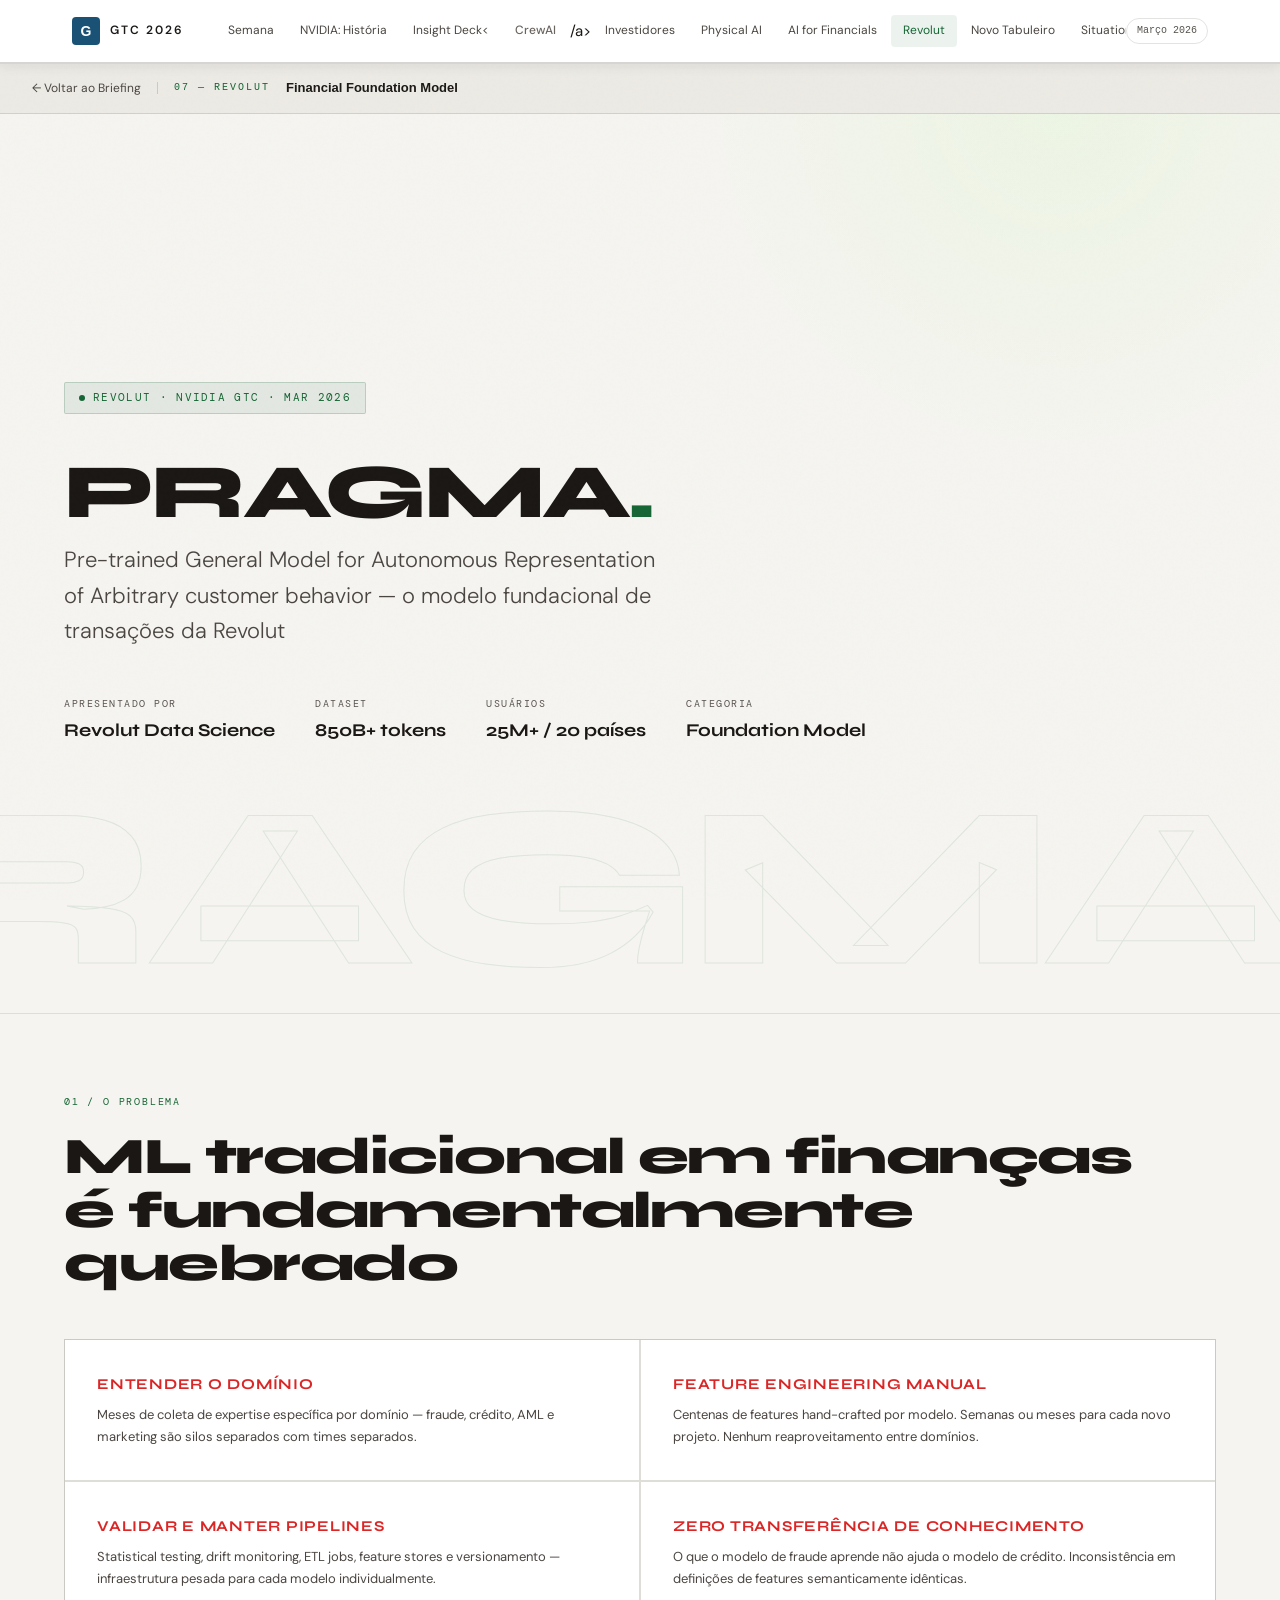
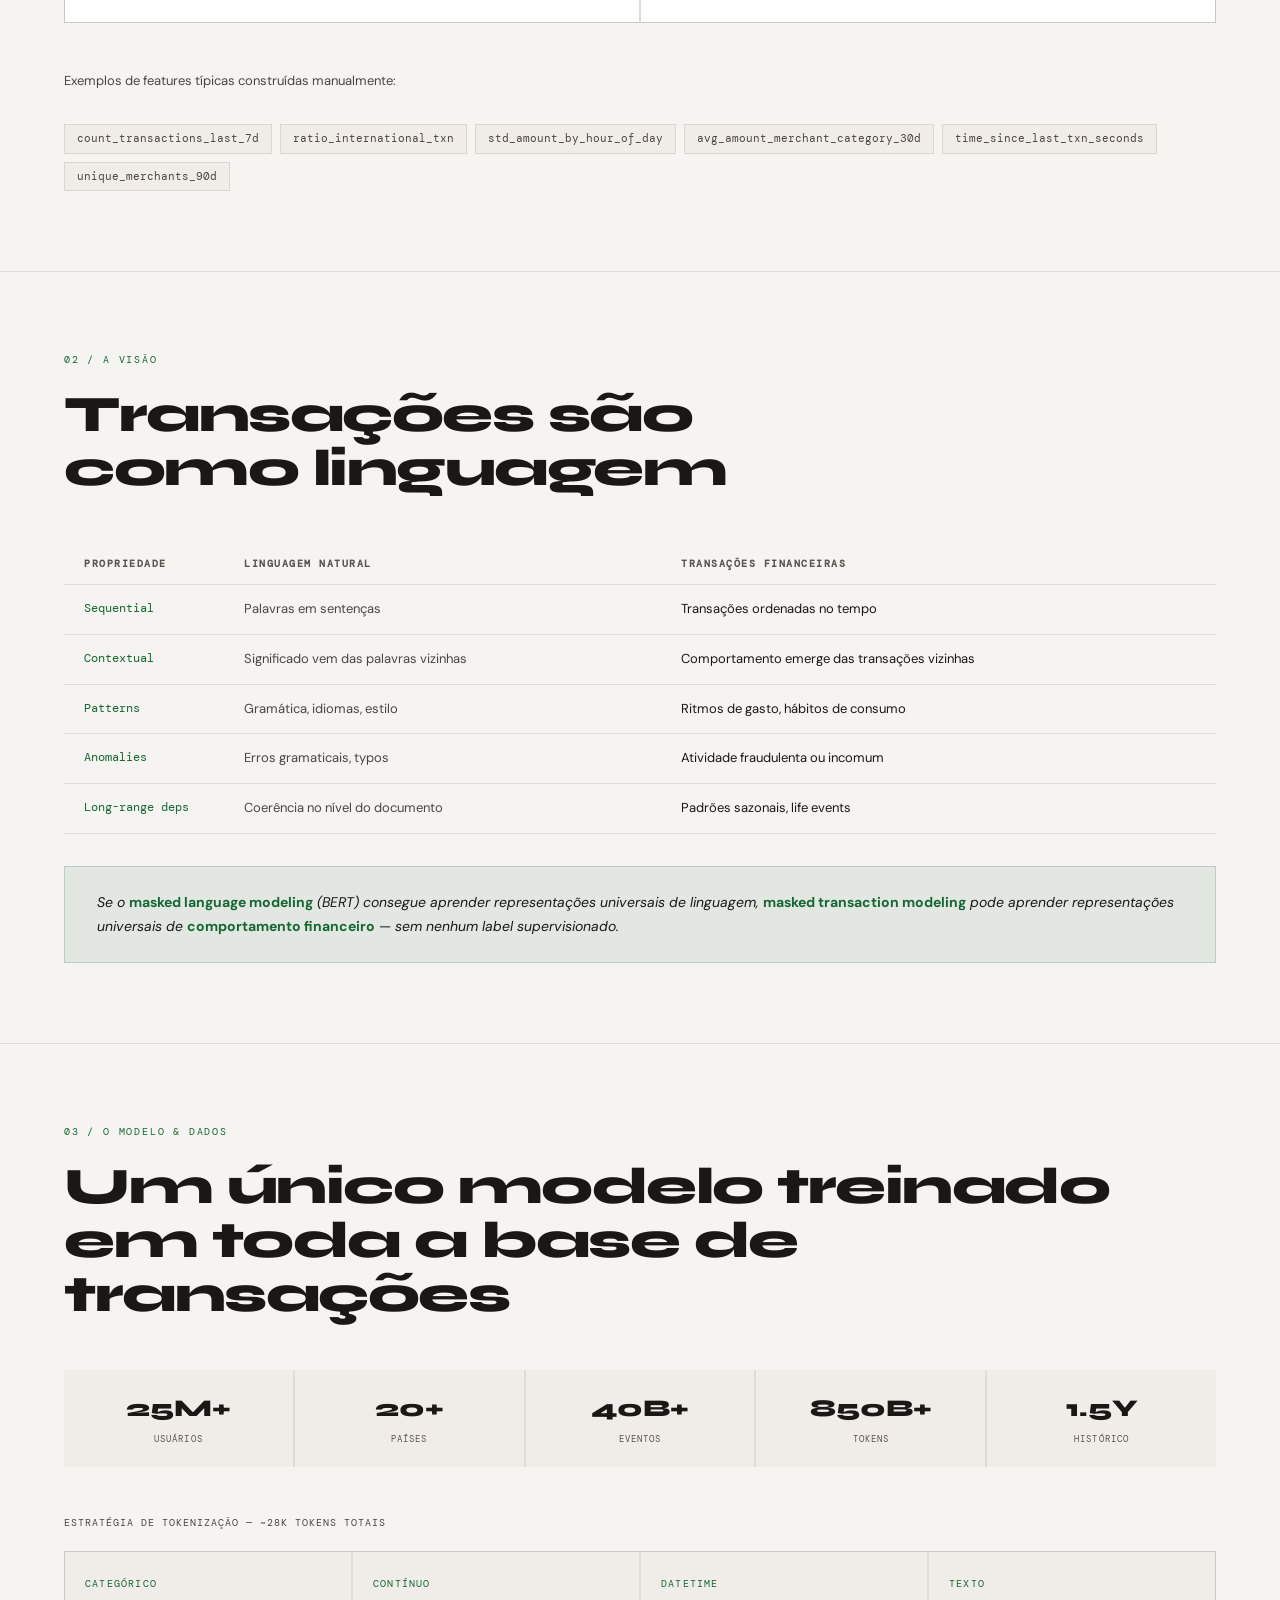
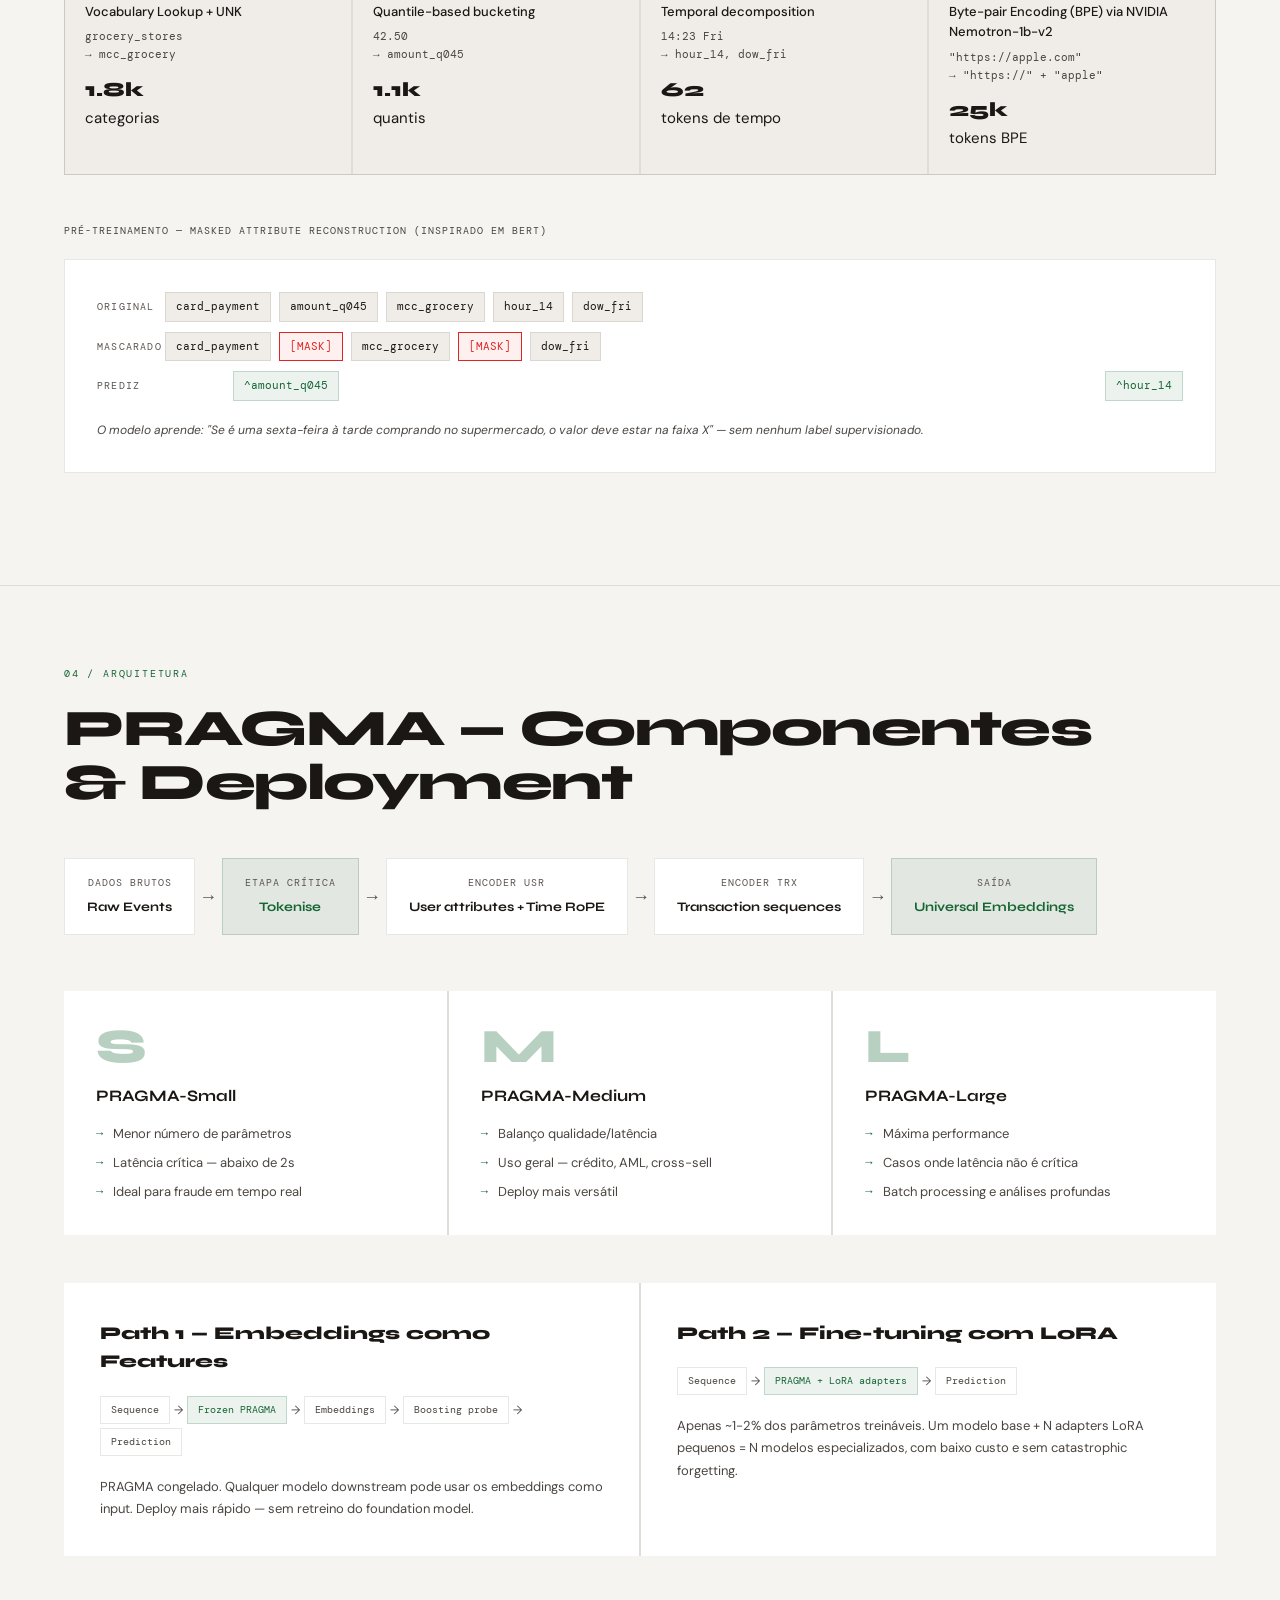
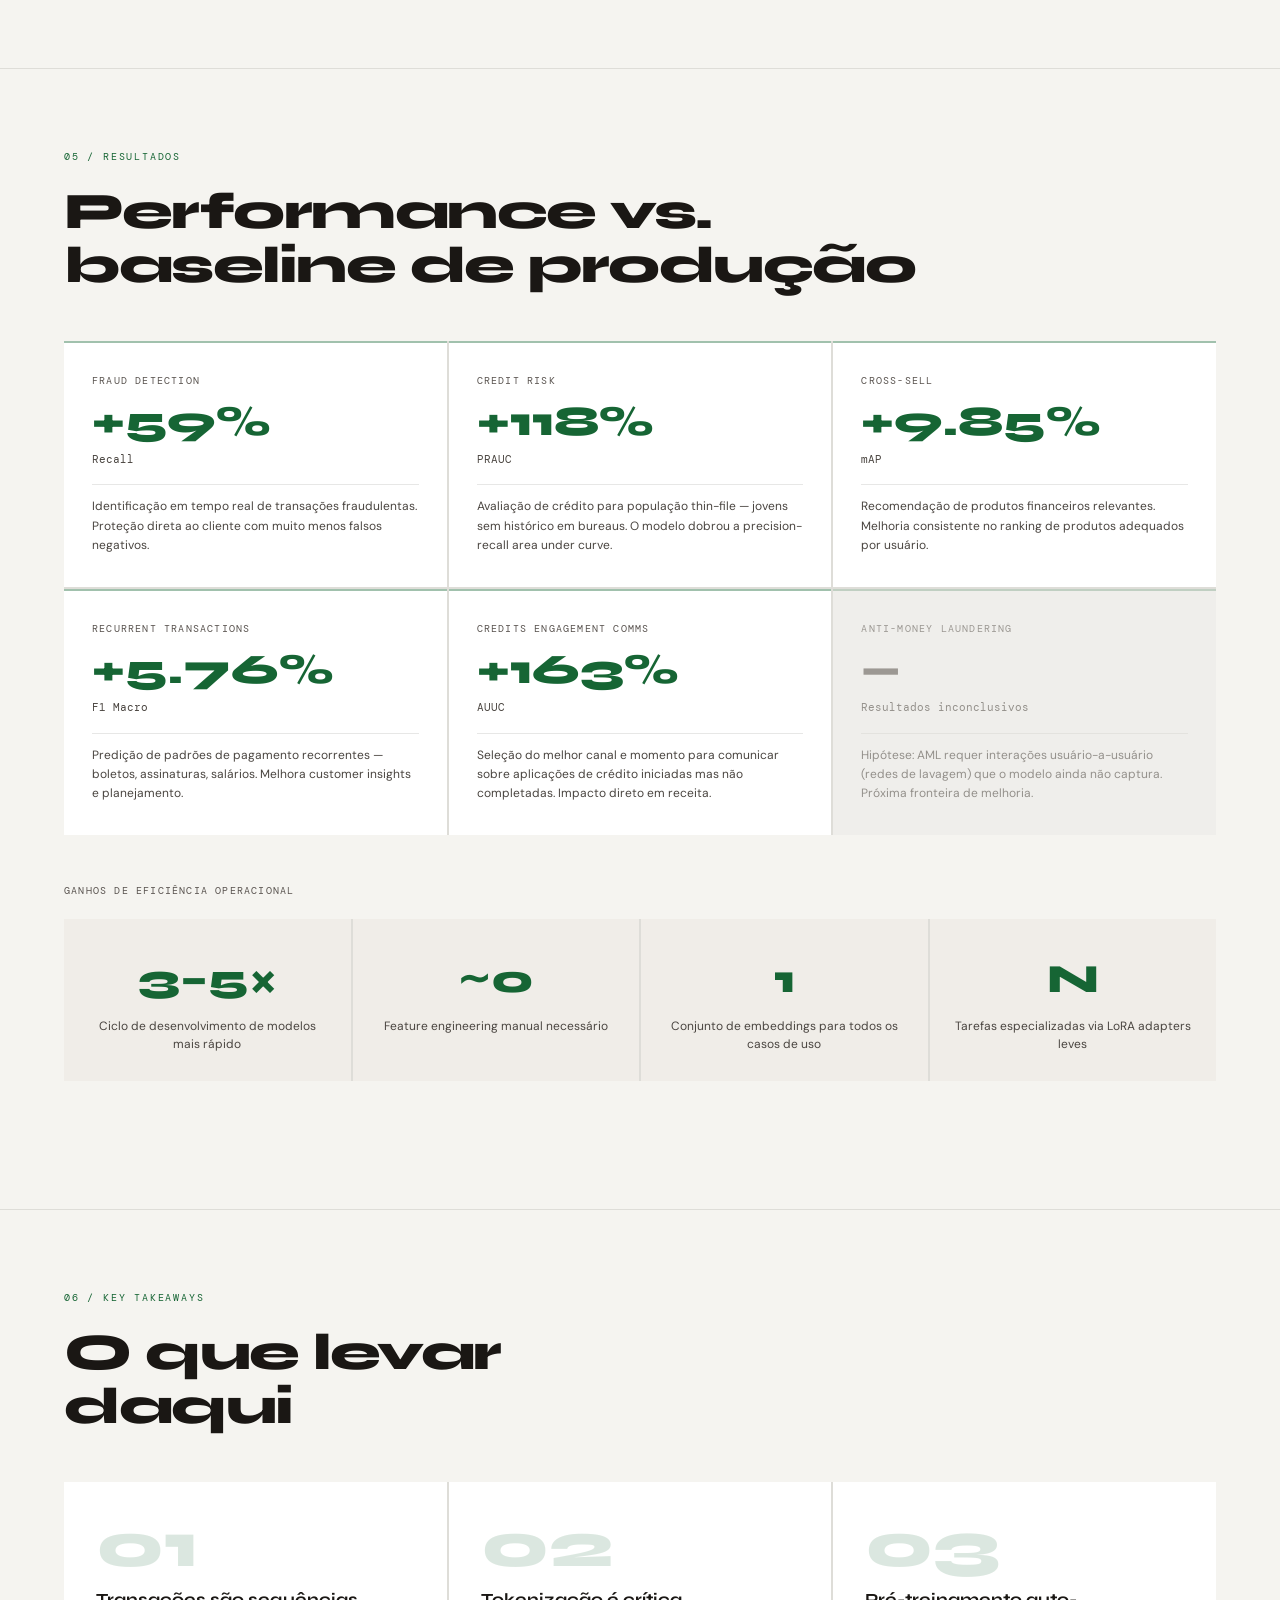
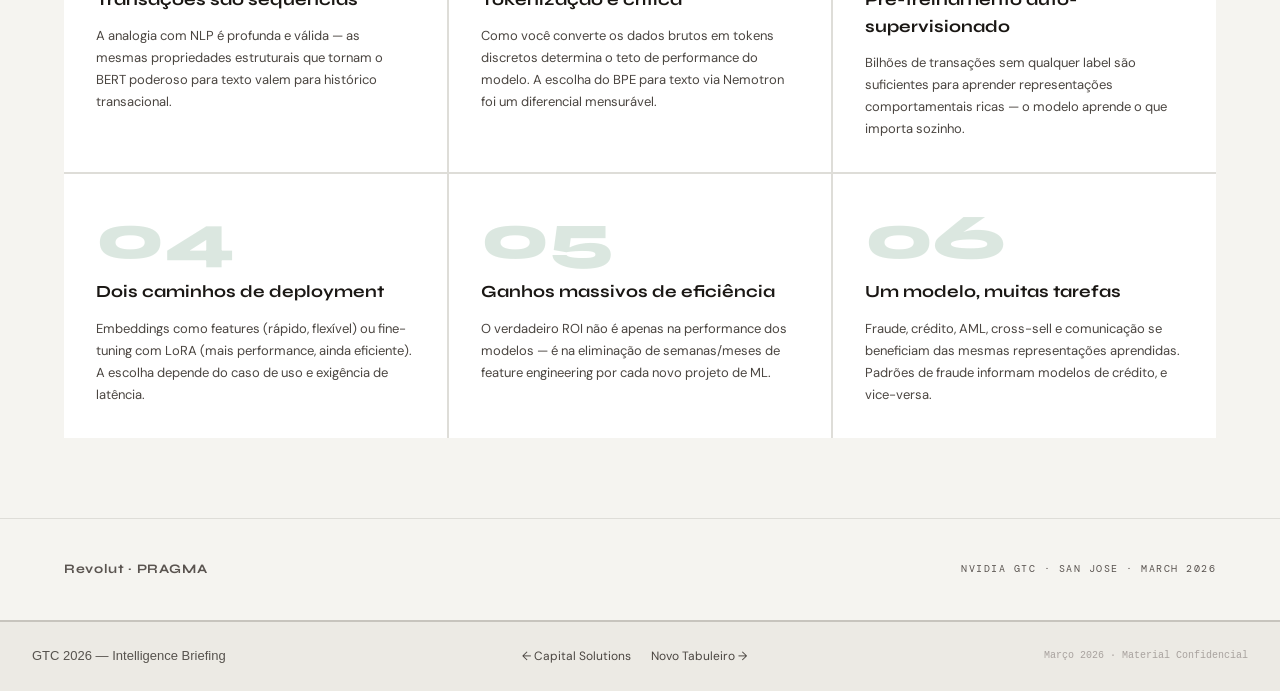
<file: 7_revolut_summary.html>
<!DOCTYPE html>
<html lang="pt-BR">
<head>
  <meta charset="UTF-8">
  <meta name="viewport" content="width=device-width, initial-scale=1.0">
  <title>Revolut: Financial Foundation Model — GTC 2026</title>
  <link href="https://fonts.googleapis.com/css2?family=Syne:wght@400;600;700;800&family=DM+Mono:wght@300;400;500&family=DM+Sans:ital,wght@0,300;0,400;0,500;1,300&display=swap" rel="stylesheet">
  <style>
  :root {
    --bg: #f5f4f0;
    --surface: #ffffff;
    --surface2: #f0ede8;
    --border: rgba(28,24,18,0.1);
    --green: #166534;
    --green-dim: rgba(22,101,52,0.08);
    --green-border: rgba(22,101,52,0.2);
    --white: #1a1714;
    --grey: #4a4540;
    --grey2: #5a5450;
    --red: #dc2626;
  }

  * { margin: 0; padding: 0; box-sizing: border-box; }

  html { scroll-behavior: smooth; }

  body {
    background: var(--bg);
    color: var(--white);
    font-family: 'DM Sans', sans-serif;
    font-size: 15px;
    line-height: 1.6;
    overflow-x: hidden;
  }

  /* ---- NOISE OVERLAY ---- */
  body::before {
    content: '';
    position: fixed;
    inset: 0;
    background-image: url("data:image/svg+xml,%3Csvg viewBox='0 0 256 256' xmlns='http://www.w3.org/2000/svg'%3E%3Cfilter id='noise'%3E%3CfeTurbulence type='fractalNoise' baseFrequency='0.9' numOctaves='4' stitchTiles='stitch'/%3E%3C/filter%3E%3Crect width='100%25' height='100%25' filter='url(%23noise)' opacity='0.04'/%3E%3C/svg%3E");
    pointer-events: none;
    z-index: 999;
    opacity: 0.4;
  }

  /* ---- HEADER ---- */
  .header {
    position: relative;
    min-height: 100vh;
    display: flex;
    flex-direction: column;
    justify-content: center;
    padding: 80px 64px;
    overflow: hidden;
    border-bottom: 1px solid var(--border);
  }

  .header::before {
    content: '';
    position: absolute;
    top: -40%;
    right: -10%;
    width: 700px;
    height: 700px;
    background: radial-gradient(circle, rgba(118,255,58,0.07) 0%, transparent 70%);
    pointer-events: none;
  }

  .header::after {
    content: 'PRAGMA';
    position: absolute;
    right: -20px;
    bottom: -60px;
    font-family: 'Syne', sans-serif;
    font-size: clamp(120px, 18vw, 280px);
    font-weight: 800;
    color: transparent;
    -webkit-text-stroke: 1px rgba(22,101,52,0.1);
    letter-spacing: -10px;
    pointer-events: none;
    user-select: none;
  }

  .badge {
    display: inline-flex;
    align-items: center;
    gap: 8px;
    background: var(--green-dim);
    border: 1px solid var(--green-border);
    color: var(--green);
    font-family: 'IBM Plex Mono', 'DM Mono', monospace;
    font-size: 11px;
    letter-spacing: 0.12em;
    text-transform: uppercase;
    padding: 6px 14px;
    border-radius: 2px;
    margin-bottom: 40px;
    width: fit-content;
  }

  .badge::before {
    content: '';
    width: 6px;
    height: 6px;
    background: var(--green);
    border-radius: 50%;
    animation: pulse 2s infinite;
  }

  @keyframes pulse {
    0%, 100% { opacity: 1; }
    50% { opacity: 0.3; }
  }

  .header h1 {
    font-family: 'Syne', sans-serif;
    font-size: clamp(42px, 6vw, 90px);
    font-weight: 800;
    line-height: 1;
    letter-spacing: -3px;
    margin-bottom: 12px;
  }

  .header h1 span { color: var(--green); }

  .header .subtitle {
    font-family: 'DM Sans', sans-serif;
    font-size: clamp(16px, 2vw, 22px);
    color: var(--grey);
    font-weight: 300;
    margin-bottom: 48px;
    max-width: 600px;
  }

  .meta-row {
    display: flex;
    gap: 40px;
    flex-wrap: wrap;
  }

  .meta-item {
    display: flex;
    flex-direction: column;
    gap: 4px;
  }

  .meta-label {
    font-family: 'IBM Plex Mono', 'DM Mono', monospace;
    font-size: 10px;
    text-transform: uppercase;
    letter-spacing: 0.15em;
    color: var(--grey2);
  }

  .meta-value {
    font-family: 'Syne', sans-serif;
    font-size: 18px;
    font-weight: 700;
    color: var(--white);
  }

  .nav-dots {
    position: absolute;
    right: 64px;
    top: 50%;
    transform: translateY(-50%);
    display: flex;
    flex-direction: column;
    gap: 12px;
  }

  .nav-dot {
    width: 6px;
    height: 6px;
    border-radius: 50%;
    background: var(--grey2);
    transition: background 0.3s, transform 0.3s;
  }

  .nav-dot.active { background: var(--green); transform: scale(1.5); }

  /* ---- SECTIONS ---- */
  section {
    padding: 80px 64px;
    border-bottom: 1px solid var(--border);
    position: relative;
    animation: fadeUp 0.6s ease both;
  }

  @keyframes fadeUp {
    from { opacity: 0; transform: translateY(20px); }
    to { opacity: 1; transform: translateY(0); }
  }

  .section-label {
    font-family: 'IBM Plex Mono', 'DM Mono', monospace;
    font-size: 10px;
    text-transform: uppercase;
    letter-spacing: 0.18em;
    color: var(--green);
    margin-bottom: 20px;
  }

  .section-title {
    font-family: 'Syne', sans-serif;
    font-size: clamp(28px, 4vw, 52px);
    font-weight: 800;
    line-height: 1.05;
    letter-spacing: -1.5px;
    margin-bottom: 48px;
  }

  /* ---- PROBLEM SECTION ---- */
  .problem-grid {
    display: grid;
    grid-template-columns: 1fr 1fr;
    gap: 2px;
    background: var(--border);
    border: 1px solid var(--border);
    margin-bottom: 48px;
  }

  .problem-card {
    background: var(--surface);
    padding: 32px;
    position: relative;
  }

  .problem-card h3 {
    font-family: 'Syne', sans-serif;
    font-size: 15px;
    font-weight: 700;
    color: var(--red);
    margin-bottom: 8px;
    text-transform: uppercase;
    letter-spacing: 0.05em;
  }

  .problem-card p {
    font-size: 13px;
    color: var(--grey);
    line-height: 1.7;
  }

  .code-tags {
    display: flex;
    flex-wrap: wrap;
    gap: 8px;
    margin-top: 32px;
  }

  .tag {
    font-family: 'IBM Plex Mono', 'DM Mono', monospace;
    font-size: 11px;
    padding: 5px 12px;
    border: 1px solid var(--border);
    color: var(--grey);
    background: var(--surface2);
  }

  /* ---- VISION: analogy table ---- */
  .analogy-table {
    width: 100%;
    border-collapse: collapse;
    margin-bottom: 32px;
  }

  .analogy-table th {
    font-family: 'IBM Plex Mono', 'DM Mono', monospace;
    font-size: 10px;
    text-transform: uppercase;
    letter-spacing: 0.15em;
    color: var(--grey2);
    padding: 12px 20px;
    text-align: left;
    border-bottom: 1px solid var(--border);
  }

  .analogy-table td {
    padding: 14px 20px;
    font-size: 13px;
    border-bottom: 1px solid var(--border);
    vertical-align: top;
  }

  .analogy-table td:first-child {
    font-family: 'IBM Plex Mono', 'DM Mono', monospace;
    font-size: 12px;
    color: var(--green);
    width: 160px;
  }

  .analogy-table td:nth-child(2) { color: var(--grey); }
  .analogy-table td:nth-child(3) { color: var(--white); }

  .analogy-table tr:hover td { background: var(--surface); }

  .insight-box {
    background: var(--green-dim);
    border: 1px solid var(--green-border);
    padding: 24px 32px;
    font-size: 14px;
    line-height: 1.7;
    color: var(--white);
    font-style: italic;
  }

  .insight-box strong { color: var(--green); font-style: normal; }

  /* ---- MODEL SECTION ---- */
  .model-grid {
    display: grid;
    grid-template-columns: repeat(3, 1fr);
    gap: 2px;
    background: var(--border);
    margin-bottom: 48px;
  }

  .model-card {
    background: var(--surface);
    padding: 32px;
  }

  .model-card .num {
    font-family: 'Syne', sans-serif;
    font-size: 48px;
    font-weight: 800;
    color: var(--green);
    opacity: 0.3;
    line-height: 1;
    margin-bottom: 12px;
  }

  .model-card h3 {
    font-family: 'Syne', sans-serif;
    font-size: 16px;
    font-weight: 700;
    margin-bottom: 16px;
  }

  .model-card ul {
    list-style: none;
    display: flex;
    flex-direction: column;
    gap: 8px;
  }

  .model-card li {
    font-size: 13px;
    color: var(--grey);
    display: flex;
    gap: 10px;
    align-items: flex-start;
  }

  .model-card li::before {
    content: '→';
    color: var(--green);
    flex-shrink: 0;
    font-family: 'IBM Plex Mono', 'DM Mono', monospace;
    font-size: 12px;
  }

  /* TOKENIZATION */
  .token-grid {
    display: grid;
    grid-template-columns: repeat(4, 1fr);
    gap: 2px;
    background: var(--border);
    border: 1px solid var(--border);
    margin-bottom: 48px;
  }

  .token-card {
    background: var(--surface2);
    padding: 24px 20px;
  }

  .token-card .field-type {
    font-family: 'IBM Plex Mono', 'DM Mono', monospace;
    font-size: 10px;
    text-transform: uppercase;
    letter-spacing: 0.12em;
    color: var(--green);
    margin-bottom: 10px;
  }

  .token-card .strategy {
    font-size: 13px;
    font-weight: 500;
    color: var(--white);
    margin-bottom: 6px;
  }

  .token-card .example {
    font-family: 'IBM Plex Mono', 'DM Mono', monospace;
    font-size: 11px;
    color: var(--grey);
    margin-bottom: 10px;
    line-height: 1.6;
  }

  .token-count {
    font-family: 'Syne', sans-serif;
    font-size: 20px;
    font-weight: 800;
    color: var(--white);
  }

  /* ARCH FLOW */
  .arch-flow {
    display: flex;
    align-items: center;
    gap: 0;
    margin-bottom: 48px;
    overflow-x: auto;
    padding-bottom: 8px;
  }

  .arch-step {
    flex-shrink: 0;
    background: var(--surface);
    border: 1px solid var(--border);
    padding: 16px 22px;
    text-align: center;
    min-width: 110px;
  }

  .arch-step .step-label {
    font-family: 'IBM Plex Mono', 'DM Mono', monospace;
    font-size: 10px;
    text-transform: uppercase;
    letter-spacing: 0.1em;
    color: var(--grey2);
    margin-bottom: 6px;
  }

  .arch-step .step-name {
    font-family: 'Syne', sans-serif;
    font-size: 13px;
    font-weight: 700;
    color: var(--white);
  }

  .arch-step.highlight {
    border-color: var(--green-border);
    background: var(--green-dim);
  }

  .arch-step.highlight .step-name { color: var(--green); }

  .arch-arrow {
    font-family: 'IBM Plex Mono', 'DM Mono', monospace;
    font-size: 18px;
    color: var(--grey2);
    padding: 0 8px;
    flex-shrink: 0;
  }

  /* PRETRAIN */
  .pretrain-example {
    background: var(--surface);
    border: 1px solid var(--border);
    padding: 32px;
    margin-bottom: 32px;
  }

  .token-row {
    display: flex;
    gap: 8px;
    align-items: center;
    margin-bottom: 10px;
    flex-wrap: wrap;
  }

  .token-row-label {
    font-family: 'IBM Plex Mono', 'DM Mono', monospace;
    font-size: 10px;
    text-transform: uppercase;
    letter-spacing: 0.12em;
    color: var(--grey2);
    width: 60px;
    flex-shrink: 0;
  }

  .tok {
    font-family: 'IBM Plex Mono', 'DM Mono', monospace;
    font-size: 11px;
    padding: 5px 10px;
    border: 1px solid var(--border);
    background: var(--surface2);
    color: var(--white);
    white-space: nowrap;
  }

  .tok.masked {
    border-color: var(--red);
    color: var(--red);
    background: rgba(255,68,68,0.08);
  }

  .tok.predicted {
    border-color: var(--green-border);
    color: var(--green);
    background: var(--green-dim);
  }

  /* ---- DEPLOYMENT PATHS ---- */
  .paths-grid {
    display: grid;
    grid-template-columns: 1fr 1fr;
    gap: 2px;
    background: var(--border);
    margin-bottom: 32px;
  }

  .path-card {
    background: var(--surface);
    padding: 36px;
  }

  .path-card h3 {
    font-family: 'Syne', sans-serif;
    font-size: 18px;
    font-weight: 800;
    margin-bottom: 20px;
  }

  .path-flow {
    display: flex;
    align-items: center;
    flex-wrap: wrap;
    gap: 4px;
    margin-bottom: 20px;
  }

  .pf-step {
    font-family: 'IBM Plex Mono', 'DM Mono', monospace;
    font-size: 10px;
    padding: 5px 10px;
    border: 1px solid var(--border);
    color: var(--grey);
    white-space: nowrap;
  }

  .pf-step.key {
    border-color: var(--green-border);
    color: var(--green);
    background: var(--green-dim);
  }

  .pf-arrow { color: var(--grey2); font-size: 12px; }

  .path-note {
    font-size: 13px;
    color: var(--grey);
    line-height: 1.7;
  }

  /* ---- RESULTS ---- */
  .results-grid {
    display: grid;
    grid-template-columns: repeat(3, 1fr);
    gap: 2px;
    background: var(--border);
    margin-bottom: 48px;
  }

  .result-card {
    background: var(--surface);
    padding: 32px 28px;
    position: relative;
    overflow: hidden;
  }

  .result-card::before {
    content: '';
    position: absolute;
    top: 0;
    left: 0;
    right: 0;
    height: 2px;
    background: var(--green);
    opacity: 0.4;
  }

  .result-card .task {
    font-family: 'IBM Plex Mono', 'DM Mono', monospace;
    font-size: 10px;
    text-transform: uppercase;
    letter-spacing: 0.12em;
    color: var(--grey2);
    margin-bottom: 12px;
  }

  .result-card .uplift {
    font-family: 'Syne', sans-serif;
    font-size: 42px;
    font-weight: 800;
    color: var(--green);
    line-height: 1;
    margin-bottom: 8px;
  }

  .result-card .metric {
    font-family: 'IBM Plex Mono', 'DM Mono', monospace;
    font-size: 11px;
    color: var(--grey);
    margin-bottom: 16px;
  }

  .result-card .desc {
    font-size: 12px;
    color: var(--grey);
    line-height: 1.6;
    border-top: 1px solid var(--border);
    padding-top: 12px;
  }

  .result-card.aml {
    opacity: 0.5;
  }

  .result-card.aml .uplift {
    color: var(--grey2);
  }

  /* ---- EFFICIENCY ---- */
  .efficiency-row {
    display: grid;
    grid-template-columns: repeat(4, 1fr);
    gap: 2px;
    background: var(--border);
    margin-bottom: 48px;
  }

  .eff-card {
    background: var(--surface2);
    padding: 28px 24px;
    text-align: center;
  }

  .eff-card .big {
    font-family: 'Syne', sans-serif;
    font-size: 40px;
    font-weight: 800;
    color: var(--green);
    margin-bottom: 6px;
  }

  .eff-card .eff-label {
    font-size: 12px;
    color: var(--grey);
    line-height: 1.5;
  }

  /* ---- TAKEAWAYS ---- */
  .takeaways-grid {
    display: grid;
    grid-template-columns: repeat(3, 1fr);
    gap: 2px;
    background: var(--border);
  }

  .tk-card {
    background: var(--surface);
    padding: 32px;
  }

  .tk-card .tk-num {
    font-family: 'Syne', sans-serif;
    font-size: 64px;
    font-weight: 800;
    color: var(--green);
    opacity: 0.15;
    line-height: 1;
    margin-bottom: 8px;
  }

  .tk-card h3 {
    font-family: 'Syne', sans-serif;
    font-size: 17px;
    font-weight: 700;
    margin-bottom: 12px;
  }

  .tk-card p {
    font-size: 13px;
    color: var(--grey);
    line-height: 1.7;
  }

  /* ---- FOOTER ---- */
  footer {
    padding: 40px 64px;
    display: flex;
    justify-content: space-between;
    align-items: center;
    flex-wrap: gap;
  }

  footer .brand {
    font-family: 'Syne', sans-serif;
    font-size: 13px;
    font-weight: 700;
    color: var(--grey2);
    letter-spacing: 0.05em;
  }

  footer .event {
    font-family: 'IBM Plex Mono', 'DM Mono', monospace;
    font-size: 10px;
    color: var(--grey2);
    text-transform: uppercase;
    letter-spacing: 0.15em;
  }

  /* ---- DATA BOX ---- */
  .data-bar {
    display: grid;
    grid-template-columns: repeat(5, 1fr);
    gap: 2px;
    background: var(--border);
    margin-bottom: 48px;
  }

  .db-item {
    background: var(--surface2);
    padding: 20px 16px;
    text-align: center;
  }

  .db-item .db-val {
    font-family: 'Syne', sans-serif;
    font-size: 24px;
    font-weight: 800;
    color: var(--white);
    margin-bottom: 4px;
  }

  .db-item .db-label {
    font-family: 'IBM Plex Mono', 'DM Mono', monospace;
    font-size: 9px;
    text-transform: uppercase;
    letter-spacing: 0.12em;
    color: var(--grey2);
  }

  /* ---- SCROLLBAR ---- */
  ::-webkit-scrollbar { width: 4px; height: 4px; }
  ::-webkit-scrollbar-track { background: var(--bg); }
  ::-webkit-scrollbar-thumb { background: var(--grey2); border-radius: 2px; }

  /* ---- RESPONSIVE ---- */
  @media (max-width: 900px) {
    .header, section { padding: 60px 32px; }
    .problem-grid, .model-grid, .token-grid,
    .paths-grid, .results-grid, .efficiency-row,
    .takeaways-grid, .data-bar { grid-template-columns: 1fr 1fr; }
  }

  @media (max-width: 600px) {
    .header, section { padding: 48px 24px; }
    .problem-grid, .model-grid, .paths-grid,
    .results-grid, .efficiency-row, .takeaways-grid, .data-bar { grid-template-columns: 1fr; }
    .token-grid { grid-template-columns: 1fr 1fr; }
    .header::after { display: none; }
  }
</style>
</head>
<body>
<nav style="position:sticky;top:0;z-index:1000;background:#ffffff;border-bottom:2px solid rgba(30,25,15,0.18);box-shadow:0 2px 12px rgba(30,25,15,0.08);height:64px;display:flex;align-items:center;">
  <div style="max-width:1200px;margin:0 auto;padding:0 32px;display:flex;align-items:center;width:100%;gap:0">
    <a href="index.html" style="display:flex;align-items:center;gap:10px;text-decoration:none;flex-shrink:0;margin-right:32px">
      <div style="width:28px;height:28px;background:#1a5276;border-radius:4px;display:flex;align-items:center;justify-content:center;font-family:Inter,sans-serif;font-size:14px;font-weight:700;color:#fff">G</div>
      <span style="font-size:12px;font-weight:600;letter-spacing:2px;text-transform:uppercase;color:#1c1917">GTC 2026</span>
    </a>
    <div style="display:flex;align-items:center;gap:2px;flex:1;overflow-x:auto;scrollbar-width:none">
      <a href="1_evento.html" style="display:block;padding:6px 12px;font-size:12px;color:#4a4540;text-decoration:none;border-radius:4px;white-space:nowrap">Semana</a>
      <a href="2_nvidia.html" style="display:block;padding:6px 12px;font-size:12px;color:#4a4540;text-decoration:none;border-radius:4px;white-space:nowrap">NVIDIA: História</a>
      <a href="3_insight_deck.html" style="display:block;padding:6px 12px;font-size:12px;color:#4a4540;text-decoration:none;border-radius:4px;white-space:nowrap">Insight Deck<
      <a href="3b_crewai.html" style="display:block;padding:6px 12px;font-size:12px;font-weight:500;color:#6b6560;text-decoration:none;border-radius:5px;white-space:nowrap">CrewAI</a>/a>
      <a href="4_ai_investimentos.html" style="display:block;padding:6px 12px;font-size:12px;color:#4a4540;text-decoration:none;border-radius:4px;white-space:nowrap">Investidores</a>
      <a href="5_physical_ai.html" style="display:block;padding:6px 12px;font-size:12px;color:#4a4540;text-decoration:none;border-radius:4px;white-space:nowrap">Physical AI</a>
      <a href="6_ia_capital_solutions.html" style="display:block;padding:6px 12px;font-size:12px;color:#4a4540;text-decoration:none;border-radius:4px;white-space:nowrap">AI for Financials</a>
      <a href="7_revolut_summary.html" style="display:block;padding:6px 12px;font-size:12px;color:#166534;text-decoration:none;border-radius:4px;background:rgba(22,101,52,0.08);white-space:nowrap">Revolut</a>
      <a href="8_novo_tabuleiro.html" style="display:block;padding:6px 12px;font-size:12px;color:#4a4540;text-decoration:none;border-radius:4px;white-space:nowrap">Novo Tabuleiro</a>
      <a href="9_situational_awareness.html" style="display:block;padding:6px 12px;font-size:12px;color:#4a4540;text-decoration:none;border-radius:4px;white-space:nowrap">Situational Awareness</a>
    </div>
    <div style="font-family:monospace;font-size:10px;color:#57534e;padding:4px 10px;border:1px solid rgba(28,24,18,0.12);border-radius:100px;margin-left:auto;white-space:nowrap;flex-shrink:0">Março 2026</div>
  </div>
</nav>
<div style="background:#eceae4;border-bottom:1px solid rgba(30,25,15,0.12);padding:14px 32px;display:flex;align-items:center;gap:16px">
  <a href="index.html" style="font-size:12px;color:#4a4540;text-decoration:none">← Voltar ao Briefing</a>
  <div style="width:1px;height:12px;background:rgba(28,24,18,0.15)"></div>
  <span style="font-family:monospace;font-size:10px;letter-spacing:2px;text-transform:uppercase;color:#166534">07 — Revolut</span>
  <span style="font-size:13px;color:#1c1917;font-family:Inter,sans-serif;font-weight:600">Financial Foundation Model</span>
</div>


<!-- ═══════════════════════════════════════════ HEADER -->
<header class="header">
  <div class="badge">Revolut · NVIDIA GTC · Mar 2026</div>
  <h1>PRAGMA<span>.</span></h1>
  <p class="subtitle">Pre-trained General Model for Autonomous Representation of Arbitrary customer behavior — o modelo fundacional de transações da Revolut</p>
  <div class="meta-row">
    <div class="meta-item">
      <span class="meta-label">Apresentado por</span>
      <span class="meta-value">Revolut Data Science</span>
    </div>
    <div class="meta-item">
      <span class="meta-label">Dataset</span>
      <span class="meta-value">850B+ tokens</span>
    </div>
    <div class="meta-item">
      <span class="meta-label">Usuários</span>
      <span class="meta-value">25M+ / 20 países</span>
    </div>
    <div class="meta-item">
      <span class="meta-label">Categoria</span>
      <span class="meta-value">Foundation Model</span>
    </div>
  </div>
</header>

<!-- ═══════════════════════════════════════════ PROBLEMA -->
<section id="problema">
  <div class="section-label">01 / O Problema</div>
  <h2 class="section-title">ML tradicional em finanças<br>é fundamentalmente quebrado</h2>

  <div class="problem-grid">
    <div class="problem-card">
      <h3>Entender o domínio</h3>
      <p>Meses de coleta de expertise específica por domínio — fraude, crédito, AML e marketing são silos separados com times separados.</p>
    </div>
    <div class="problem-card">
      <h3>Feature engineering manual</h3>
      <p>Centenas de features hand-crafted por modelo. Semanas ou meses para cada novo projeto. Nenhum reaproveitamento entre domínios.</p>
    </div>
    <div class="problem-card">
      <h3>Validar e manter pipelines</h3>
      <p>Statistical testing, drift monitoring, ETL jobs, feature stores e versionamento — infraestrutura pesada para cada modelo individualmente.</p>
    </div>
    <div class="problem-card">
      <h3>Zero transferência de conhecimento</h3>
      <p>O que o modelo de fraude aprende não ajuda o modelo de crédito. Inconsistência em definições de features semanticamente idênticas.</p>
    </div>
  </div>

  <p style="font-size: 13px; color: var(--grey); margin-bottom: 16px;">Exemplos de features típicas construídas manualmente:</p>
  <div class="code-tags">
    <span class="tag">count_transactions_last_7d</span>
    <span class="tag">ratio_international_txn</span>
    <span class="tag">std_amount_by_hour_of_day</span>
    <span class="tag">avg_amount_merchant_category_30d</span>
    <span class="tag">time_since_last_txn_seconds</span>
    <span class="tag">unique_merchants_90d</span>
  </div>
</section>

<!-- ═══════════════════════════════════════════ VISÃO -->
<section id="visao">
  <div class="section-label">02 / A Visão</div>
  <h2 class="section-title">Transações são<br>como linguagem</h2>

  <table class="analogy-table">
    <thead>
      <tr>
        <th>Propriedade</th>
        <th>Linguagem natural</th>
        <th>Transações financeiras</th>
      </tr>
    </thead>
    <tbody>
      <tr>
        <td>Sequential</td>
        <td>Palavras em sentenças</td>
        <td>Transações ordenadas no tempo</td>
      </tr>
      <tr>
        <td>Contextual</td>
        <td>Significado vem das palavras vizinhas</td>
        <td>Comportamento emerge das transações vizinhas</td>
      </tr>
      <tr>
        <td>Patterns</td>
        <td>Gramática, idiomas, estilo</td>
        <td>Ritmos de gasto, hábitos de consumo</td>
      </tr>
      <tr>
        <td>Anomalies</td>
        <td>Erros gramaticais, typos</td>
        <td>Atividade fraudulenta ou incomum</td>
      </tr>
      <tr>
        <td>Long-range deps</td>
        <td>Coerência no nível do documento</td>
        <td>Padrões sazonais, life events</td>
      </tr>
    </tbody>
  </table>

  <div class="insight-box">
    Se o <strong>masked language modeling</strong> (BERT) consegue aprender representações universais de linguagem, <strong>masked transaction modeling</strong> pode aprender representações universais de <strong>comportamento financeiro</strong> — sem nenhum label supervisionado.
  </div>
</section>

<!-- ═══════════════════════════════════════════ MODELO -->
<section id="modelo">
  <div class="section-label">03 / O Modelo & Dados</div>
  <h2 class="section-title">Um único modelo treinado<br>em toda a base de transações</h2>

  <div class="data-bar">
    <div class="db-item">
      <div class="db-val">25M+</div>
      <div class="db-label">Usuários</div>
    </div>
    <div class="db-item">
      <div class="db-val">20+</div>
      <div class="db-label">Países</div>
    </div>
    <div class="db-item">
      <div class="db-val">40B+</div>
      <div class="db-label">Eventos</div>
    </div>
    <div class="db-item">
      <div class="db-val">850B+</div>
      <div class="db-label">Tokens</div>
    </div>
    <div class="db-item">
      <div class="db-val">1.5Y</div>
      <div class="db-label">Histórico</div>
    </div>
  </div>

  <p style="font-size: 13px; color: var(--grey); margin-bottom: 20px; text-transform: uppercase; font-family: 'IBM Plex Mono', 'DM Mono', monospace; letter-spacing: 0.1em; font-size: 10px;">Estratégia de Tokenização — ~28k tokens totais</p>

  <div class="token-grid">
    <div class="token-card">
      <div class="field-type">Categórico</div>
      <div class="strategy">Vocabulary Lookup + UNK</div>
      <div class="example">grocery_stores<br>→ mcc_grocery</div>
      <div class="token-count">1.8k</div>
      <div class="db-label">categorias</div>
    </div>
    <div class="token-card">
      <div class="field-type">Contínuo</div>
      <div class="strategy">Quantile-based bucketing</div>
      <div class="example">42.50<br>→ amount_q045</div>
      <div class="token-count">1.1k</div>
      <div class="db-label">quantis</div>
    </div>
    <div class="token-card">
      <div class="field-type">DateTime</div>
      <div class="strategy">Temporal decomposition</div>
      <div class="example">14:23 Fri<br>→ hour_14, dow_fri</div>
      <div class="token-count">62</div>
      <div class="db-label">tokens de tempo</div>
    </div>
    <div class="token-card">
      <div class="field-type">Texto</div>
      <div class="strategy">Byte-pair Encoding (BPE) via NVIDIA Nemotron-1b-v2</div>
      <div class="example">"https://apple.com"<br>→ "https://" + "apple"</div>
      <div class="token-count">25k</div>
      <div class="db-label">tokens BPE</div>
    </div>
  </div>

  <p style="font-size: 13px; color: var(--grey); margin-bottom: 20px; text-transform: uppercase; font-family: 'IBM Plex Mono', 'DM Mono', monospace; letter-spacing: 0.1em; font-size: 10px; margin-top: 40px;">Pré-treinamento — Masked Attribute Reconstruction (inspirado em BERT)</p>

  <div class="pretrain-example">
    <div class="token-row">
      <span class="token-row-label">Original</span>
      <span class="tok">card_payment</span>
      <span class="tok">amount_q045</span>
      <span class="tok">mcc_grocery</span>
      <span class="tok">hour_14</span>
      <span class="tok">dow_fri</span>
    </div>
    <div class="token-row">
      <span class="token-row-label">Mascarado</span>
      <span class="tok">card_payment</span>
      <span class="tok masked">[MASK]</span>
      <span class="tok">mcc_grocery</span>
      <span class="tok masked">[MASK]</span>
      <span class="tok">dow_fri</span>
    </div>
    <div class="token-row">
      <span class="token-row-label">Prediz</span>
      <span style="width: 60px; flex-shrink:0;"></span>
      <span class="tok predicted">^amount_q045</span>
      <span style="flex:1"></span>
      <span class="tok predicted">^hour_14</span>
    </div>
    <p style="font-size: 12px; color: var(--grey); margin-top: 20px; font-style: italic;">O modelo aprende: "Se é uma sexta-feira à tarde comprando no supermercado, o valor deve estar na faixa X" — sem nenhum label supervisionado.</p>
  </div>
</section>

<!-- ═══════════════════════════════════════════ ARQUITETURA -->
<section id="arquitetura">
  <div class="section-label">04 / Arquitetura</div>
  <h2 class="section-title">PRAGMA — Componentes<br>& Deployment</h2>

  <div class="arch-flow">
    <div class="arch-step">
      <div class="step-label">Dados brutos</div>
      <div class="step-name">Raw Events</div>
    </div>
    <div class="arch-arrow">→</div>
    <div class="arch-step highlight">
      <div class="step-label">Etapa crítica</div>
      <div class="step-name">Tokenise</div>
    </div>
    <div class="arch-arrow">→</div>
    <div class="arch-step">
      <div class="step-label">Encoder USR</div>
      <div class="step-name">User attributes + Time RoPE</div>
    </div>
    <div class="arch-arrow">→</div>
    <div class="arch-step">
      <div class="step-label">Encoder TRX</div>
      <div class="step-name">Transaction sequences</div>
    </div>
    <div class="arch-arrow">→</div>
    <div class="arch-step highlight">
      <div class="step-label">Saída</div>
      <div class="step-name">Universal Embeddings</div>
    </div>
  </div>

  <div class="model-grid">
    <div class="model-card">
      <div class="num">S</div>
      <h3>PRAGMA-Small</h3>
      <ul>
        <li>Menor número de parâmetros</li>
        <li>Latência crítica — abaixo de 2s</li>
        <li>Ideal para fraude em tempo real</li>
      </ul>
    </div>
    <div class="model-card">
      <div class="num">M</div>
      <h3>PRAGMA-Medium</h3>
      <ul>
        <li>Balanço qualidade/latência</li>
        <li>Uso geral — crédito, AML, cross-sell</li>
        <li>Deploy mais versátil</li>
      </ul>
    </div>
    <div class="model-card">
      <div class="num">L</div>
      <h3>PRAGMA-Large</h3>
      <ul>
        <li>Máxima performance</li>
        <li>Casos onde latência não é crítica</li>
        <li>Batch processing e análises profundas</li>
      </ul>
    </div>
  </div>

  <div class="paths-grid">
    <div class="path-card">
      <h3>Path 1 — Embeddings como Features</h3>
      <div class="path-flow">
        <span class="pf-step">Sequence</span>
        <span class="pf-arrow">→</span>
        <span class="pf-step key">Frozen PRAGMA</span>
        <span class="pf-arrow">→</span>
        <span class="pf-step">Embeddings</span>
        <span class="pf-arrow">→</span>
        <span class="pf-step">Boosting probe</span>
        <span class="pf-arrow">→</span>
        <span class="pf-step">Prediction</span>
      </div>
      <p class="path-note">PRAGMA congelado. Qualquer modelo downstream pode usar os embeddings como input. Deploy mais rápido — sem retreino do foundation model.</p>
    </div>
    <div class="path-card">
      <h3>Path 2 — Fine-tuning com LoRA</h3>
      <div class="path-flow">
        <span class="pf-step">Sequence</span>
        <span class="pf-arrow">→</span>
        <span class="pf-step key">PRAGMA + LoRA adapters</span>
        <span class="pf-arrow">→</span>
        <span class="pf-step">Prediction</span>
      </div>
      <p class="path-note">Apenas ~1-2% dos parâmetros treináveis. Um modelo base + N adapters LoRA pequenos = N modelos especializados, com baixo custo e sem catastrophic forgetting.</p>
    </div>
  </div>
</section>

<!-- ═══════════════════════════════════════════ RESULTADOS -->
<section id="resultados">
  <div class="section-label">05 / Resultados</div>
  <h2 class="section-title">Performance vs.<br>baseline de produção</h2>

  <div class="results-grid">
    <div class="result-card">
      <div class="task">Fraud Detection</div>
      <div class="uplift">+59%</div>
      <div class="metric">Recall</div>
      <div class="desc">Identificação em tempo real de transações fraudulentas. Proteção direta ao cliente com muito menos falsos negativos.</div>
    </div>
    <div class="result-card">
      <div class="task">Credit Risk</div>
      <div class="uplift">+118%</div>
      <div class="metric">PRAUC</div>
      <div class="desc">Avaliação de crédito para população thin-file — jovens sem histórico em bureaus. O modelo dobrou a precision-recall area under curve.</div>
    </div>
    <div class="result-card">
      <div class="task">Cross-sell</div>
      <div class="uplift">+9.85%</div>
      <div class="metric">mAP</div>
      <div class="desc">Recomendação de produtos financeiros relevantes. Melhoria consistente no ranking de produtos adequados por usuário.</div>
    </div>
    <div class="result-card">
      <div class="task">Recurrent Transactions</div>
      <div class="uplift">+5.76%</div>
      <div class="metric">F1 Macro</div>
      <div class="desc">Predição de padrões de pagamento recorrentes — boletos, assinaturas, salários. Melhora customer insights e planejamento.</div>
    </div>
    <div class="result-card">
      <div class="task">Credits Engagement Comms</div>
      <div class="uplift">+163%</div>
      <div class="metric">AUUC</div>
      <div class="desc">Seleção do melhor canal e momento para comunicar sobre aplicações de crédito iniciadas mas não completadas. Impacto direto em receita.</div>
    </div>
    <div class="result-card aml">
      <div class="task">Anti-Money Laundering</div>
      <div class="uplift">—</div>
      <div class="metric">Resultados inconclusivos</div>
      <div class="desc">Hipótese: AML requer interações usuário-a-usuário (redes de lavagem) que o modelo ainda não captura. Próxima fronteira de melhoria.</div>
    </div>
  </div>

  <p style="font-size: 10px; font-family: 'IBM Plex Mono', 'DM Mono', monospace; text-transform: uppercase; letter-spacing: 0.12em; color: var(--grey2); margin-bottom: 20px;">Ganhos de eficiência operacional</p>

  <div class="efficiency-row">
    <div class="eff-card">
      <div class="big">3–5×</div>
      <div class="eff-label">Ciclo de desenvolvimento de modelos mais rápido</div>
    </div>
    <div class="eff-card">
      <div class="big">∼0</div>
      <div class="eff-label">Feature engineering manual necessário</div>
    </div>
    <div class="eff-card">
      <div class="big">1</div>
      <div class="eff-label">Conjunto de embeddings para todos os casos de uso</div>
    </div>
    <div class="eff-card">
      <div class="big">N</div>
      <div class="eff-label">Tarefas especializadas via LoRA adapters leves</div>
    </div>
  </div>
</section>

<!-- ═══════════════════════════════════════════ TAKEAWAYS -->
<section id="takeaways">
  <div class="section-label">06 / Key Takeaways</div>
  <h2 class="section-title">O que levar<br>daqui</h2>

  <div class="takeaways-grid">
    <div class="tk-card">
      <div class="tk-num">01</div>
      <h3>Transações são sequências</h3>
      <p>A analogia com NLP é profunda e válida — as mesmas propriedades estruturais que tornam o BERT poderoso para texto valem para histórico transacional.</p>
    </div>
    <div class="tk-card">
      <div class="tk-num">02</div>
      <h3>Tokenização é crítica</h3>
      <p>Como você converte os dados brutos em tokens discretos determina o teto de performance do modelo. A escolha do BPE para texto via Nemotron foi um diferencial mensurável.</p>
    </div>
    <div class="tk-card">
      <div class="tk-num">03</div>
      <h3>Pré-treinamento auto-supervisionado</h3>
      <p>Bilhões de transações sem qualquer label são suficientes para aprender representações comportamentais ricas — o modelo aprende o que importa sozinho.</p>
    </div>
    <div class="tk-card">
      <div class="tk-num">04</div>
      <h3>Dois caminhos de deployment</h3>
      <p>Embeddings como features (rápido, flexível) ou fine-tuning com LoRA (mais performance, ainda eficiente). A escolha depende do caso de uso e exigência de latência.</p>
    </div>
    <div class="tk-card">
      <div class="tk-num">05</div>
      <h3>Ganhos massivos de eficiência</h3>
      <p>O verdadeiro ROI não é apenas na performance dos modelos — é na eliminação de semanas/meses de feature engineering por cada novo projeto de ML.</p>
    </div>
    <div class="tk-card">
      <div class="tk-num">06</div>
      <h3>Um modelo, muitas tarefas</h3>
      <p>Fraude, crédito, AML, cross-sell e comunicação se beneficiam das mesmas representações aprendidas. Padrões de fraude informam modelos de crédito, e vice-versa.</p>
    </div>
  </div>
</section>

<!-- ═══════════════════════════════════════════ FOOTER -->
<footer>
  <span class="brand">Revolut · PRAGMA</span>
  <span class="event">NVIDIA GTC · San Jose · March 2026</span>
</footer>


<div style="background:#eceae4;border-top:2px solid rgba(30,25,15,0.18);padding:24px 32px;display:flex;align-items:center;justify-content:space-between;flex-wrap:wrap;gap:16px">
  <div style="font-family:Inter,sans-serif;font-size:13px;color:#57534e">GTC 2026 — Intelligence Briefing</div>
  <div style="display:flex;gap:20px">
    <a href="6_ia_capital_solutions.html" style="font-size:12px;color:#4a4540;text-decoration:none">← Capital Solutions</a>
    <a href="8_novo_tabuleiro.html" style="font-size:12px;color:#4a4540;text-decoration:none">Novo Tabuleiro →</a>
  </div>
  <div style="font-family:monospace;font-size:10px;color:#a8a29e">Março 2026 · Material Confidencial</div>
</div>
</body>
</html>
</file>
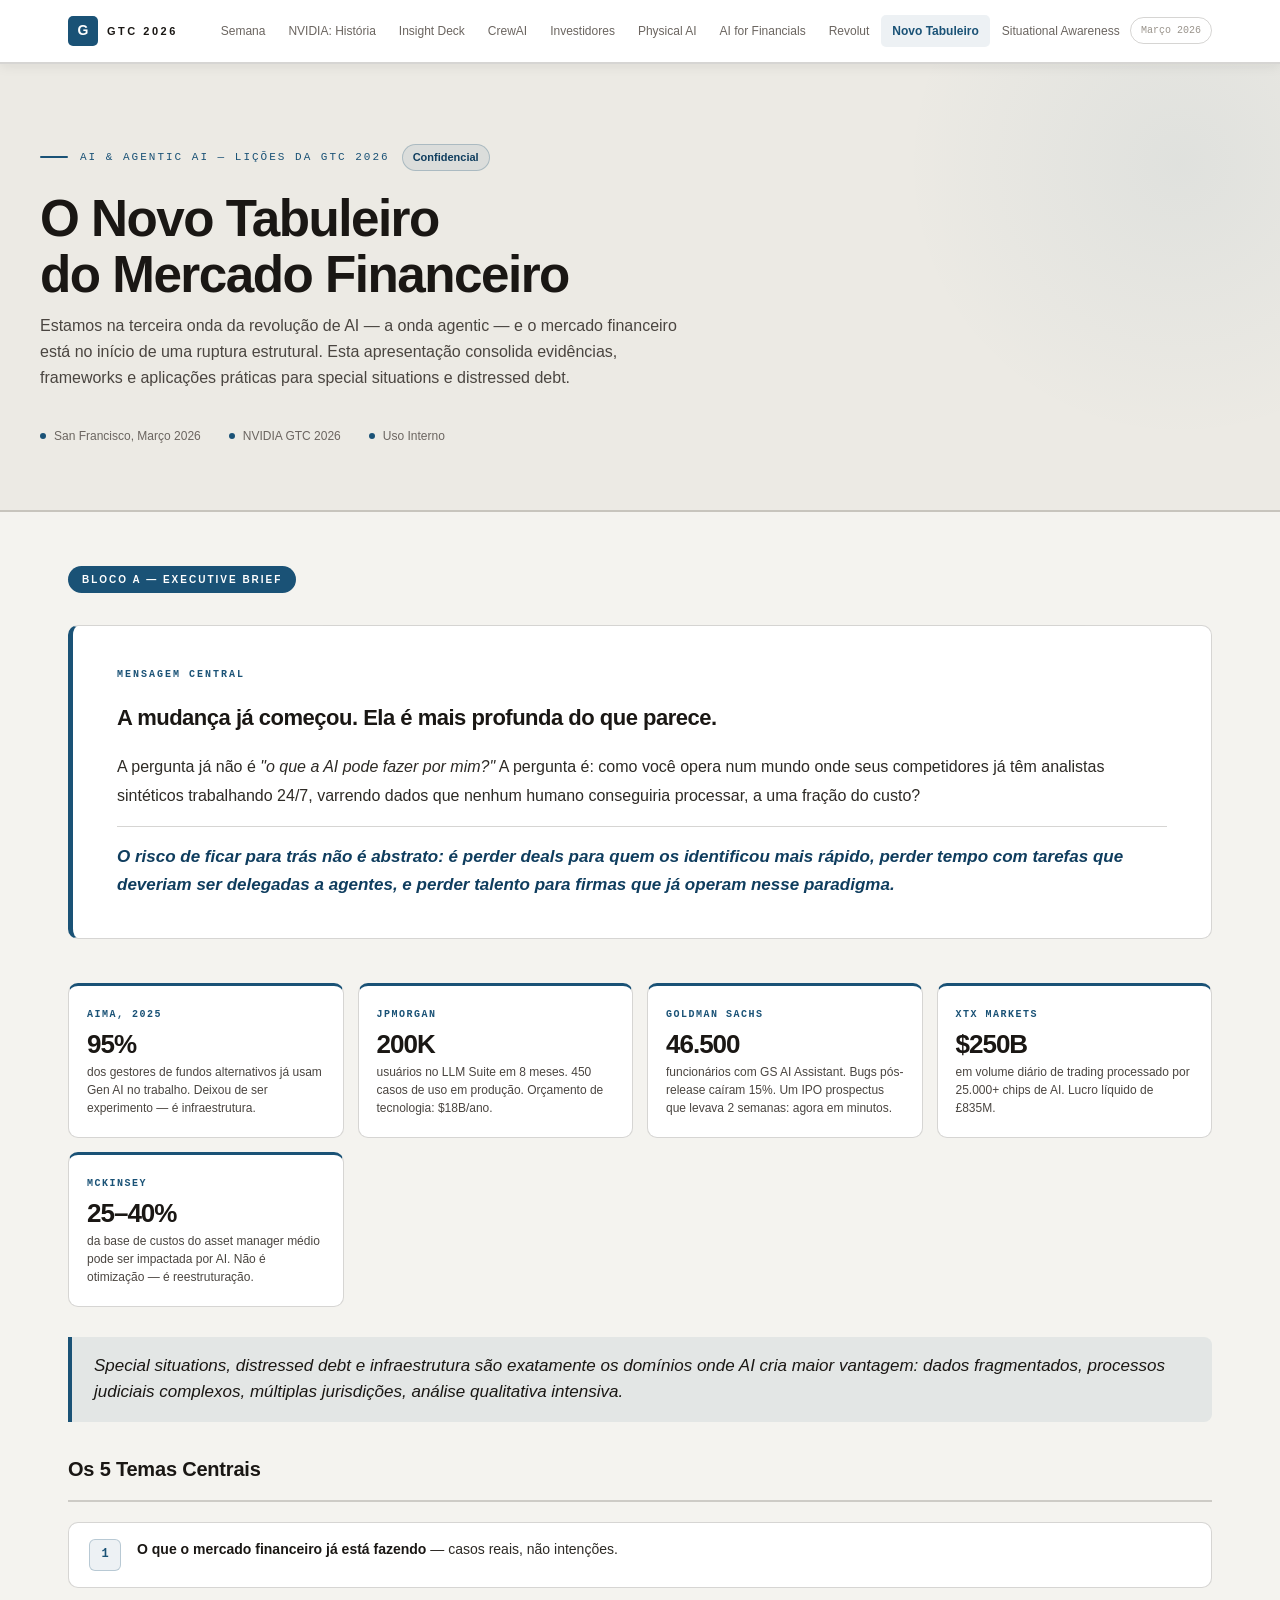
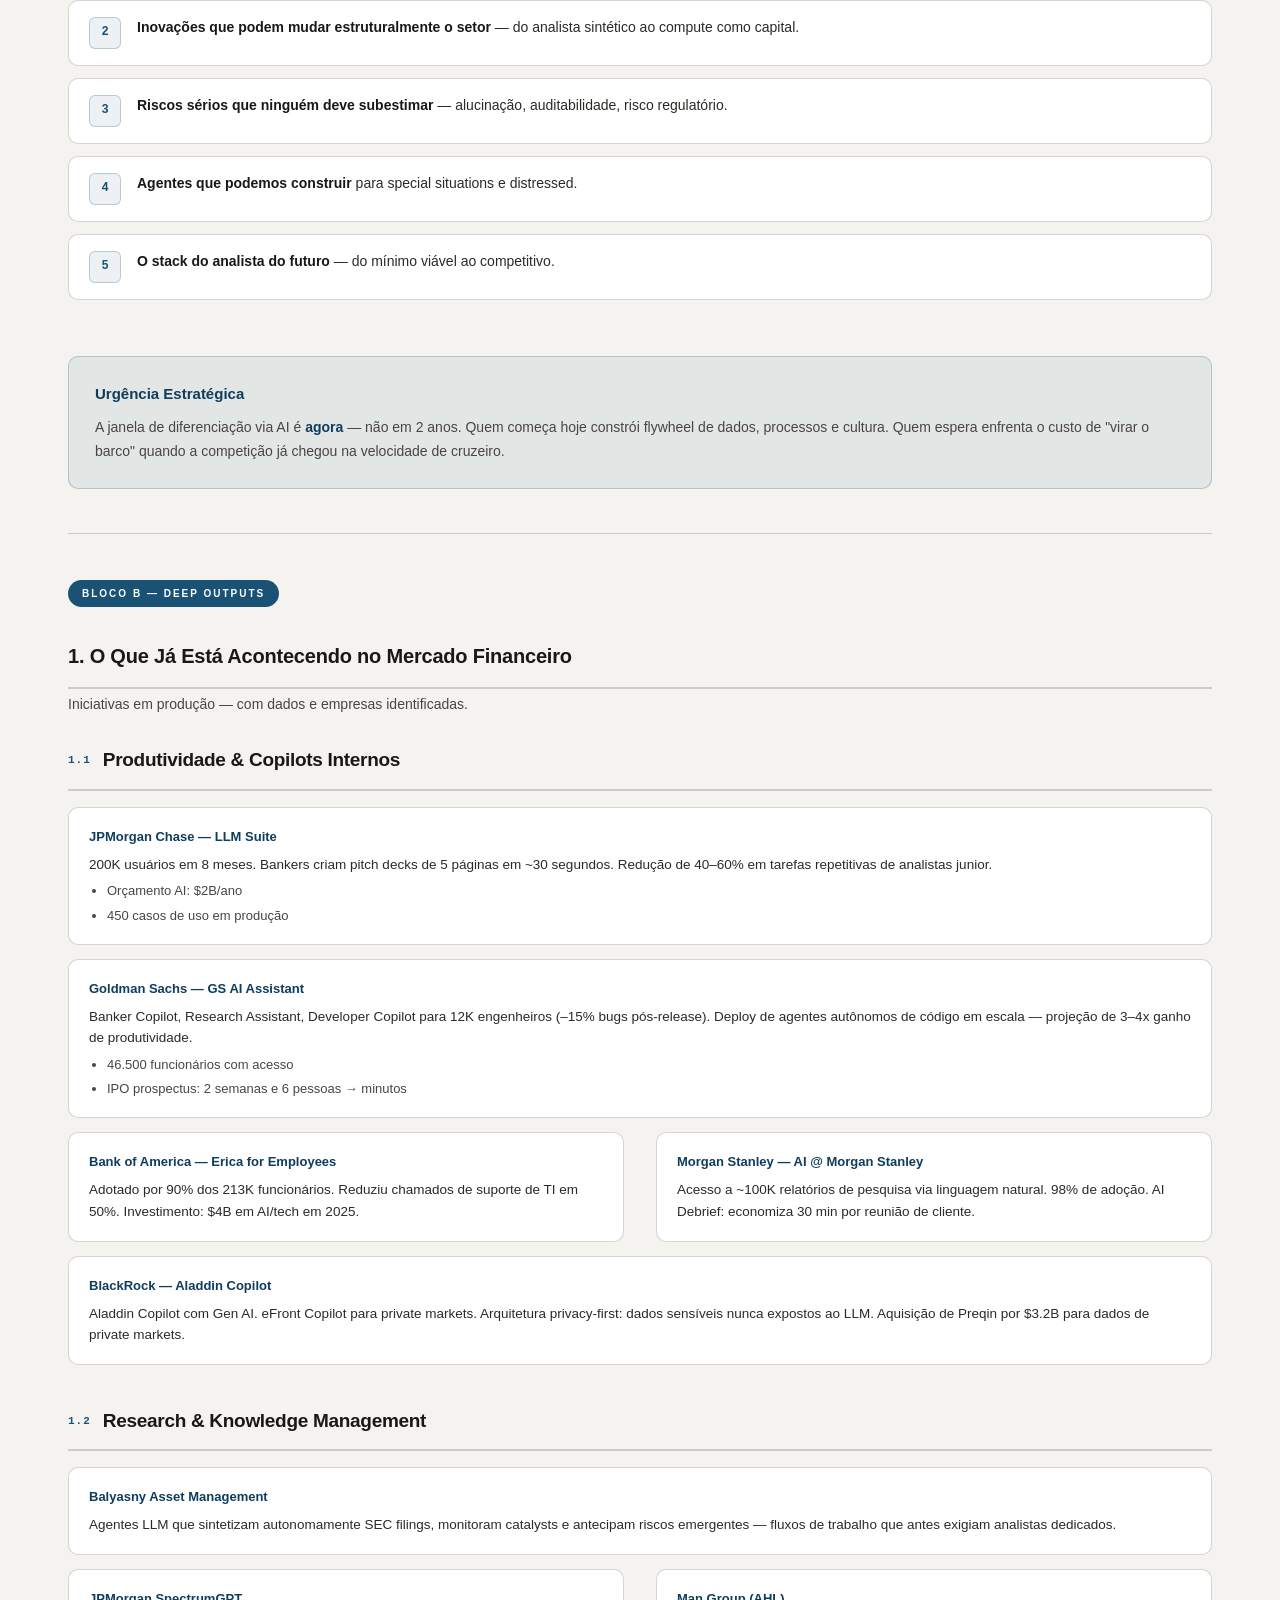
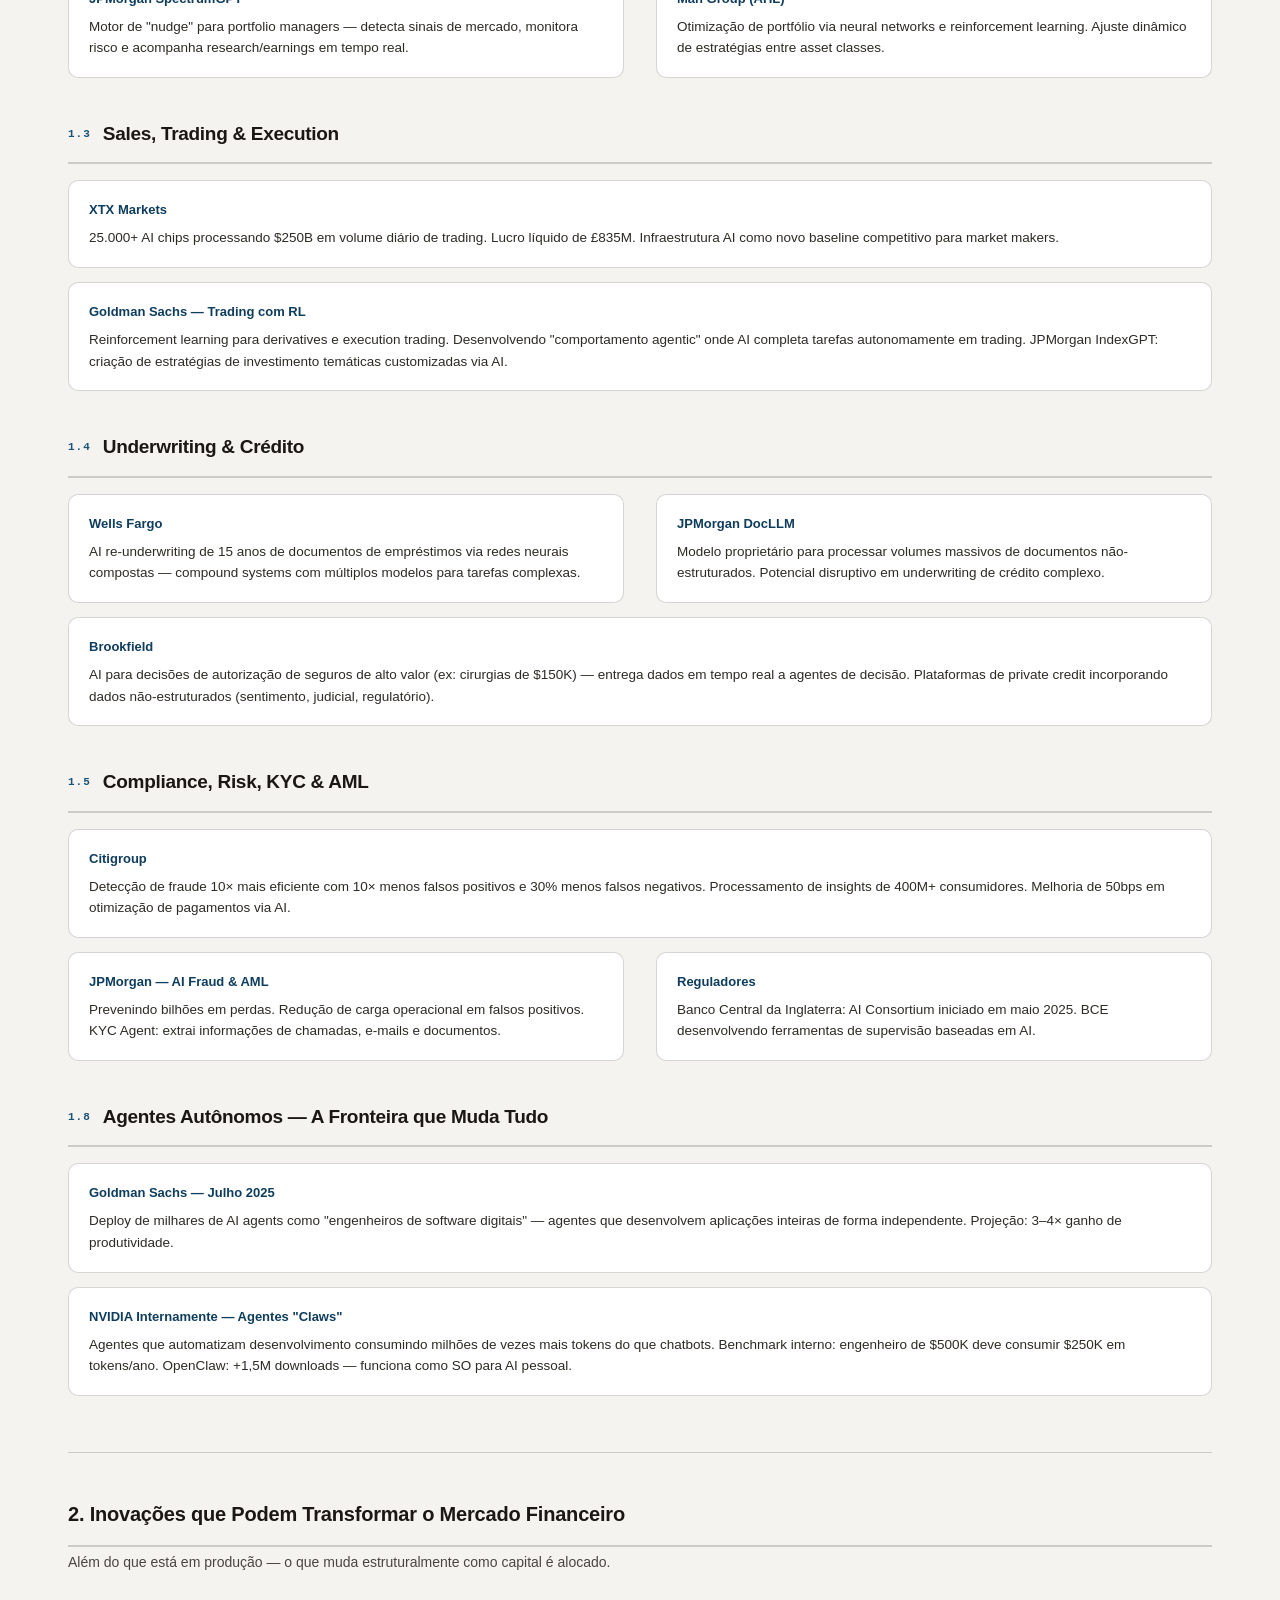
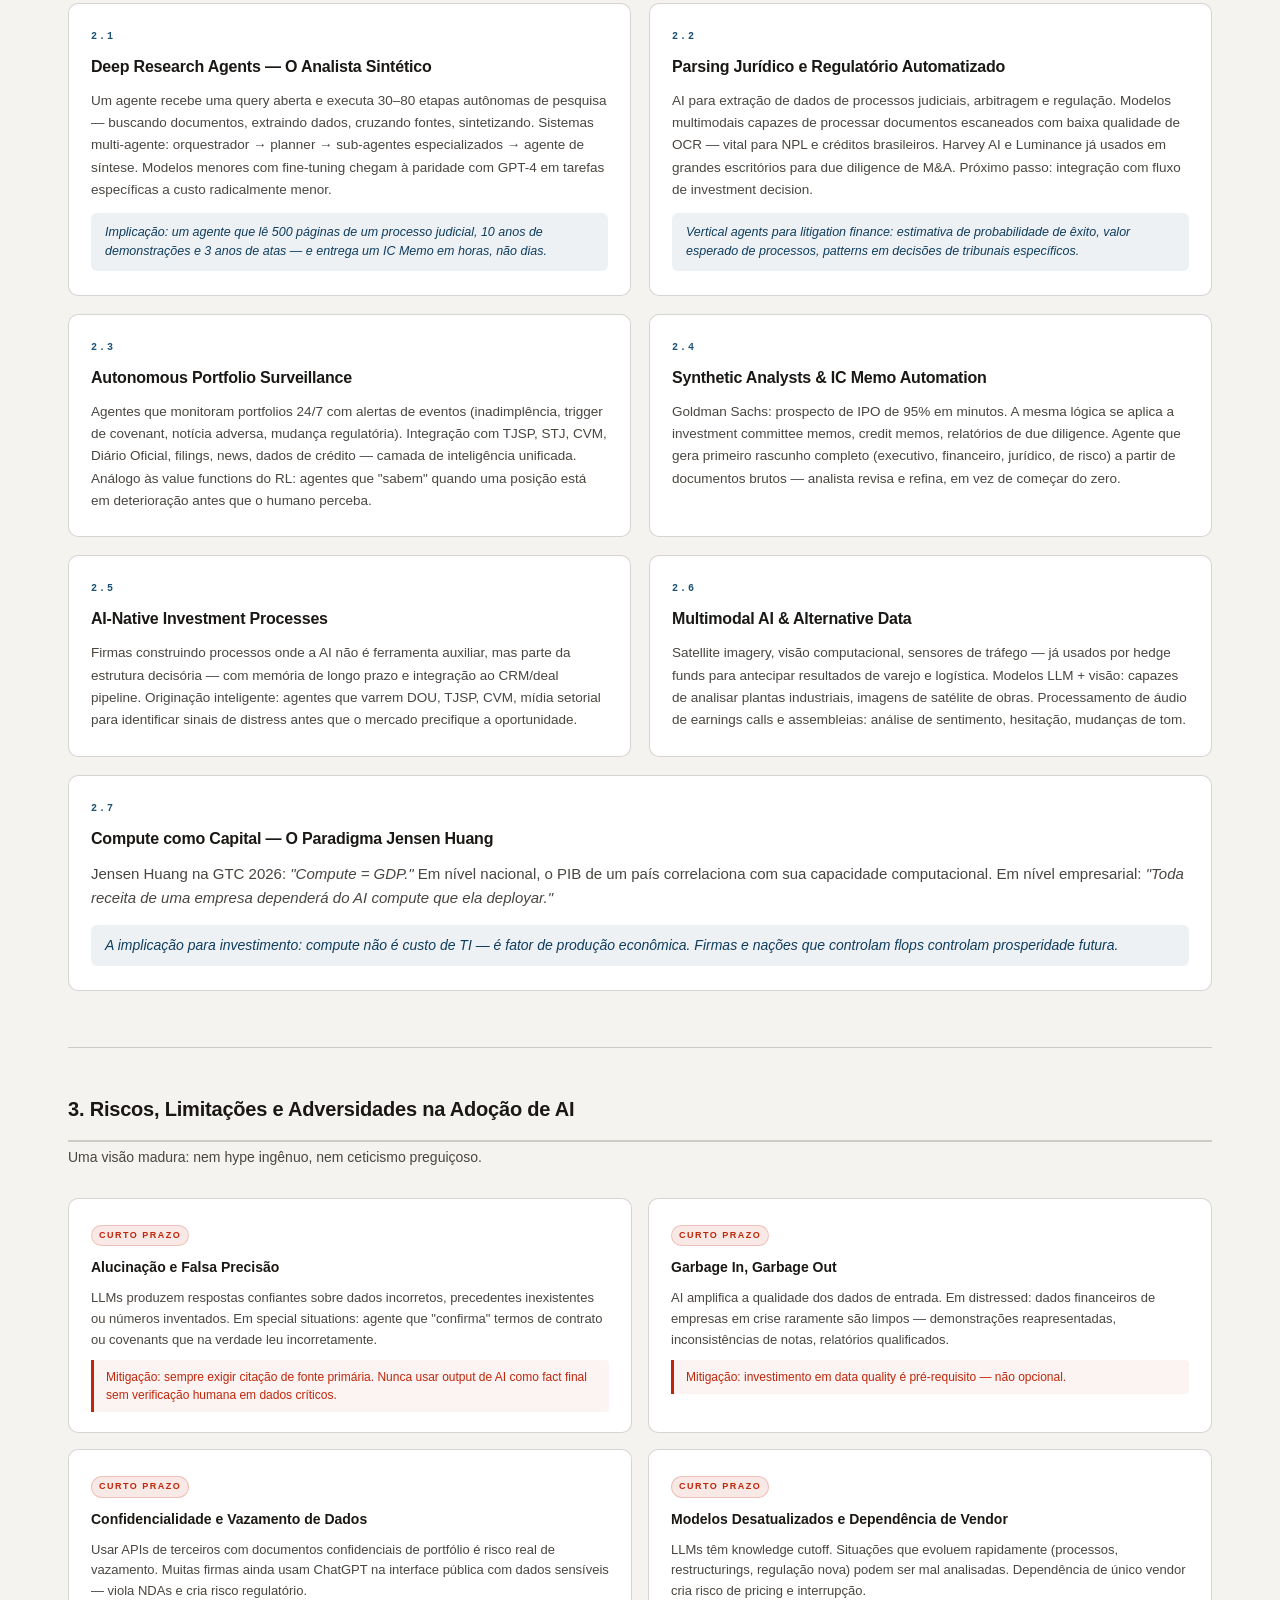
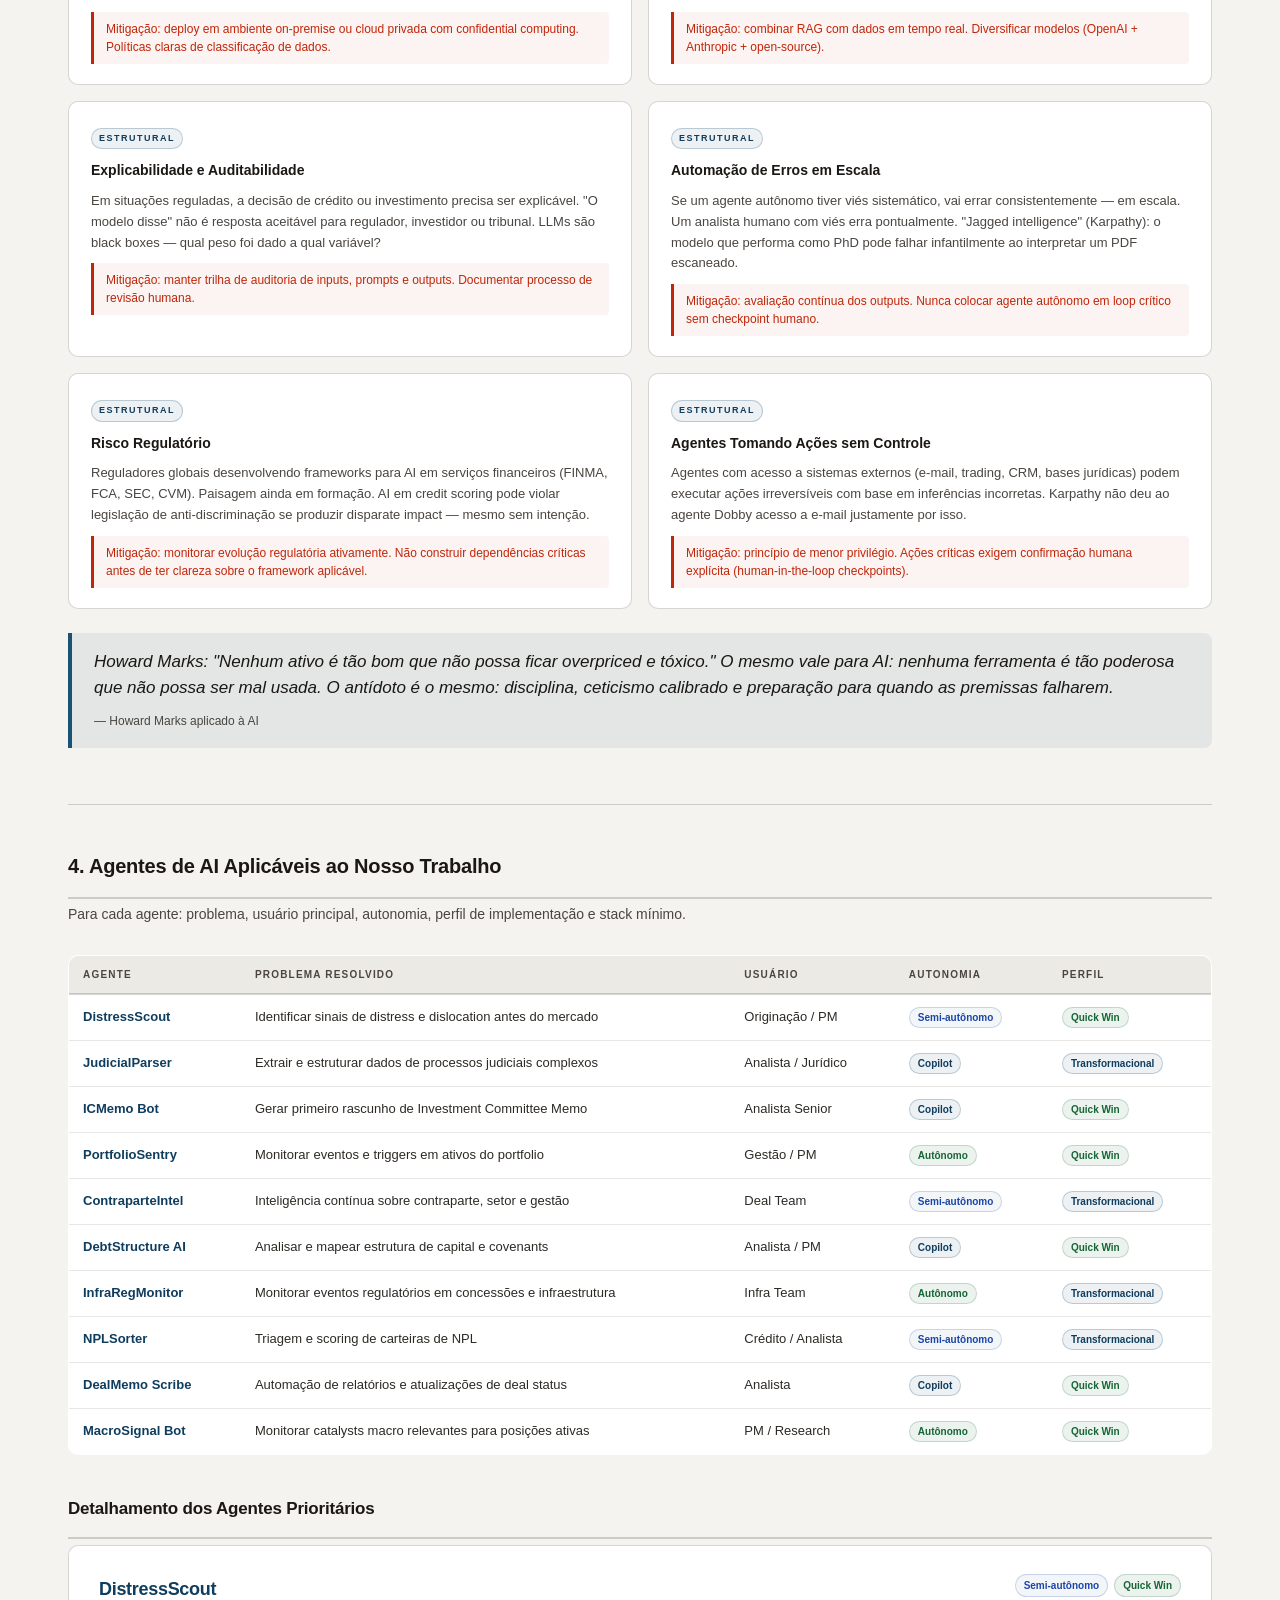
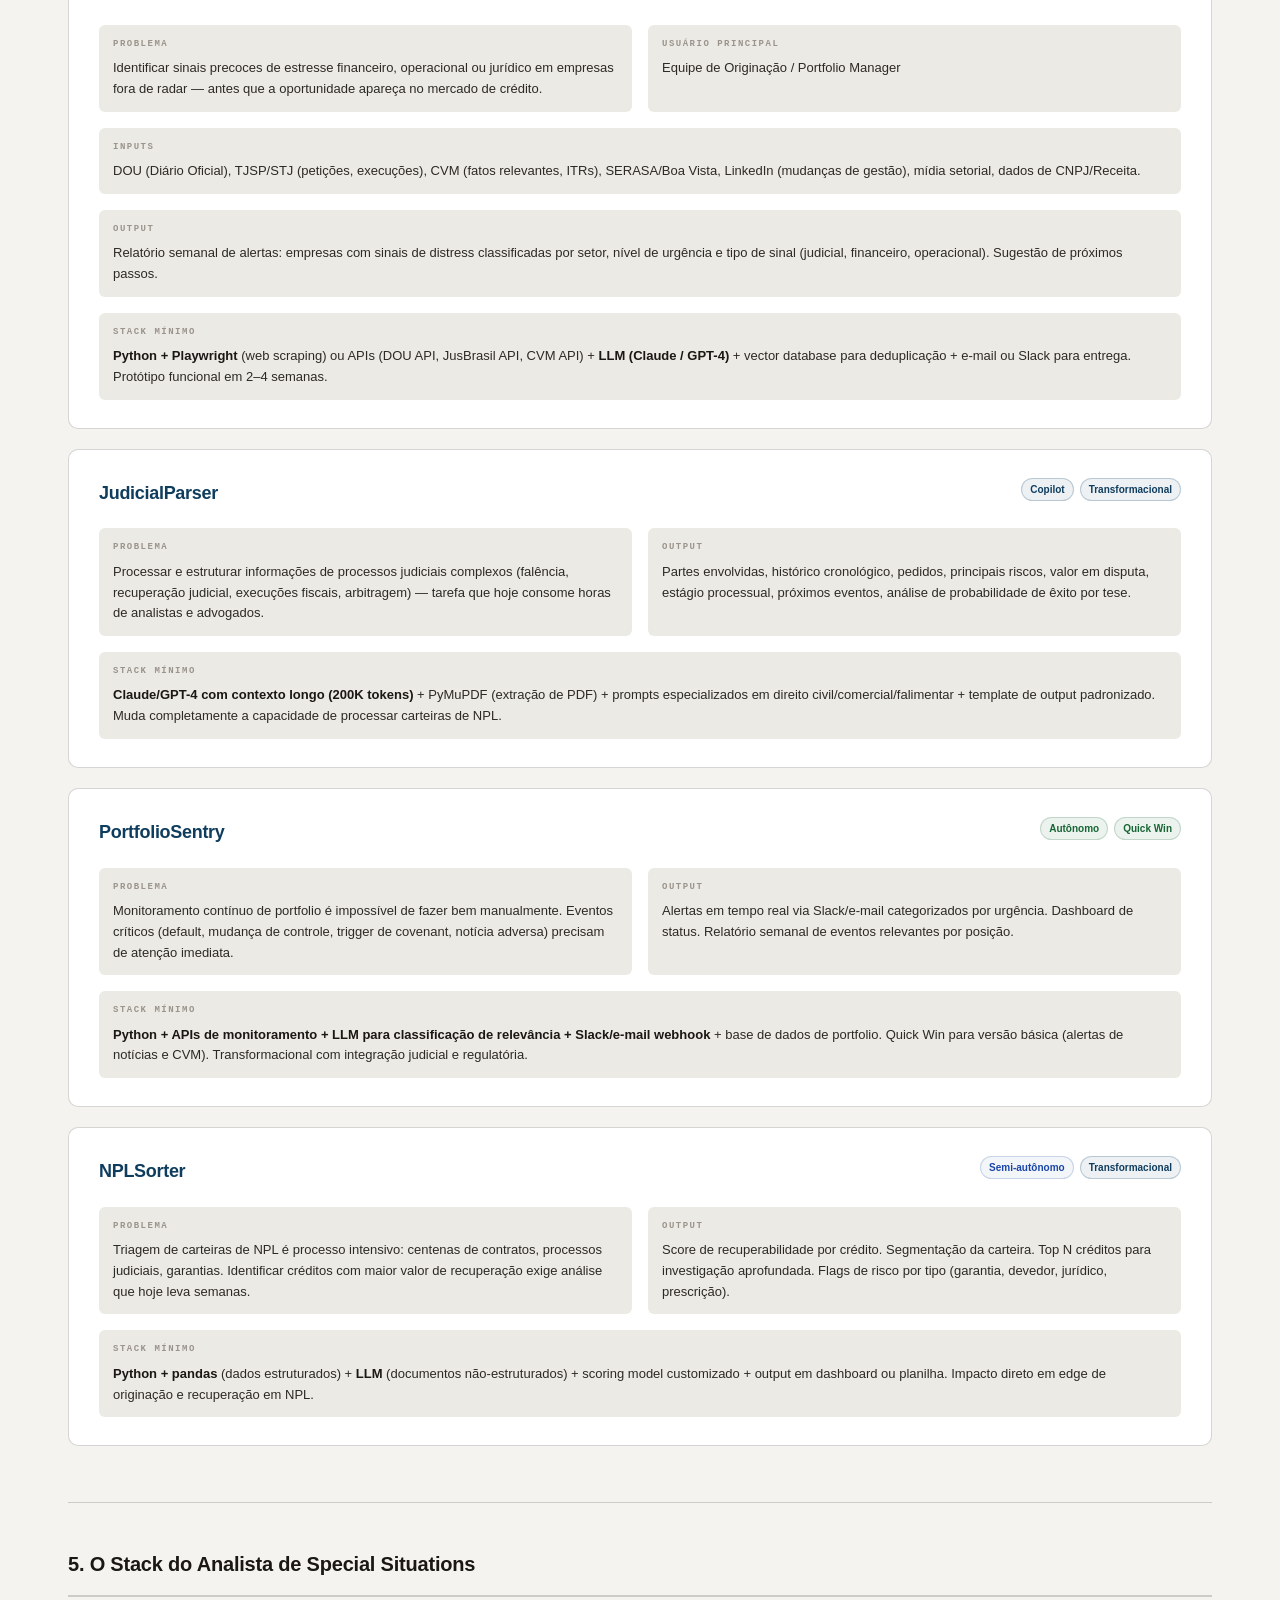
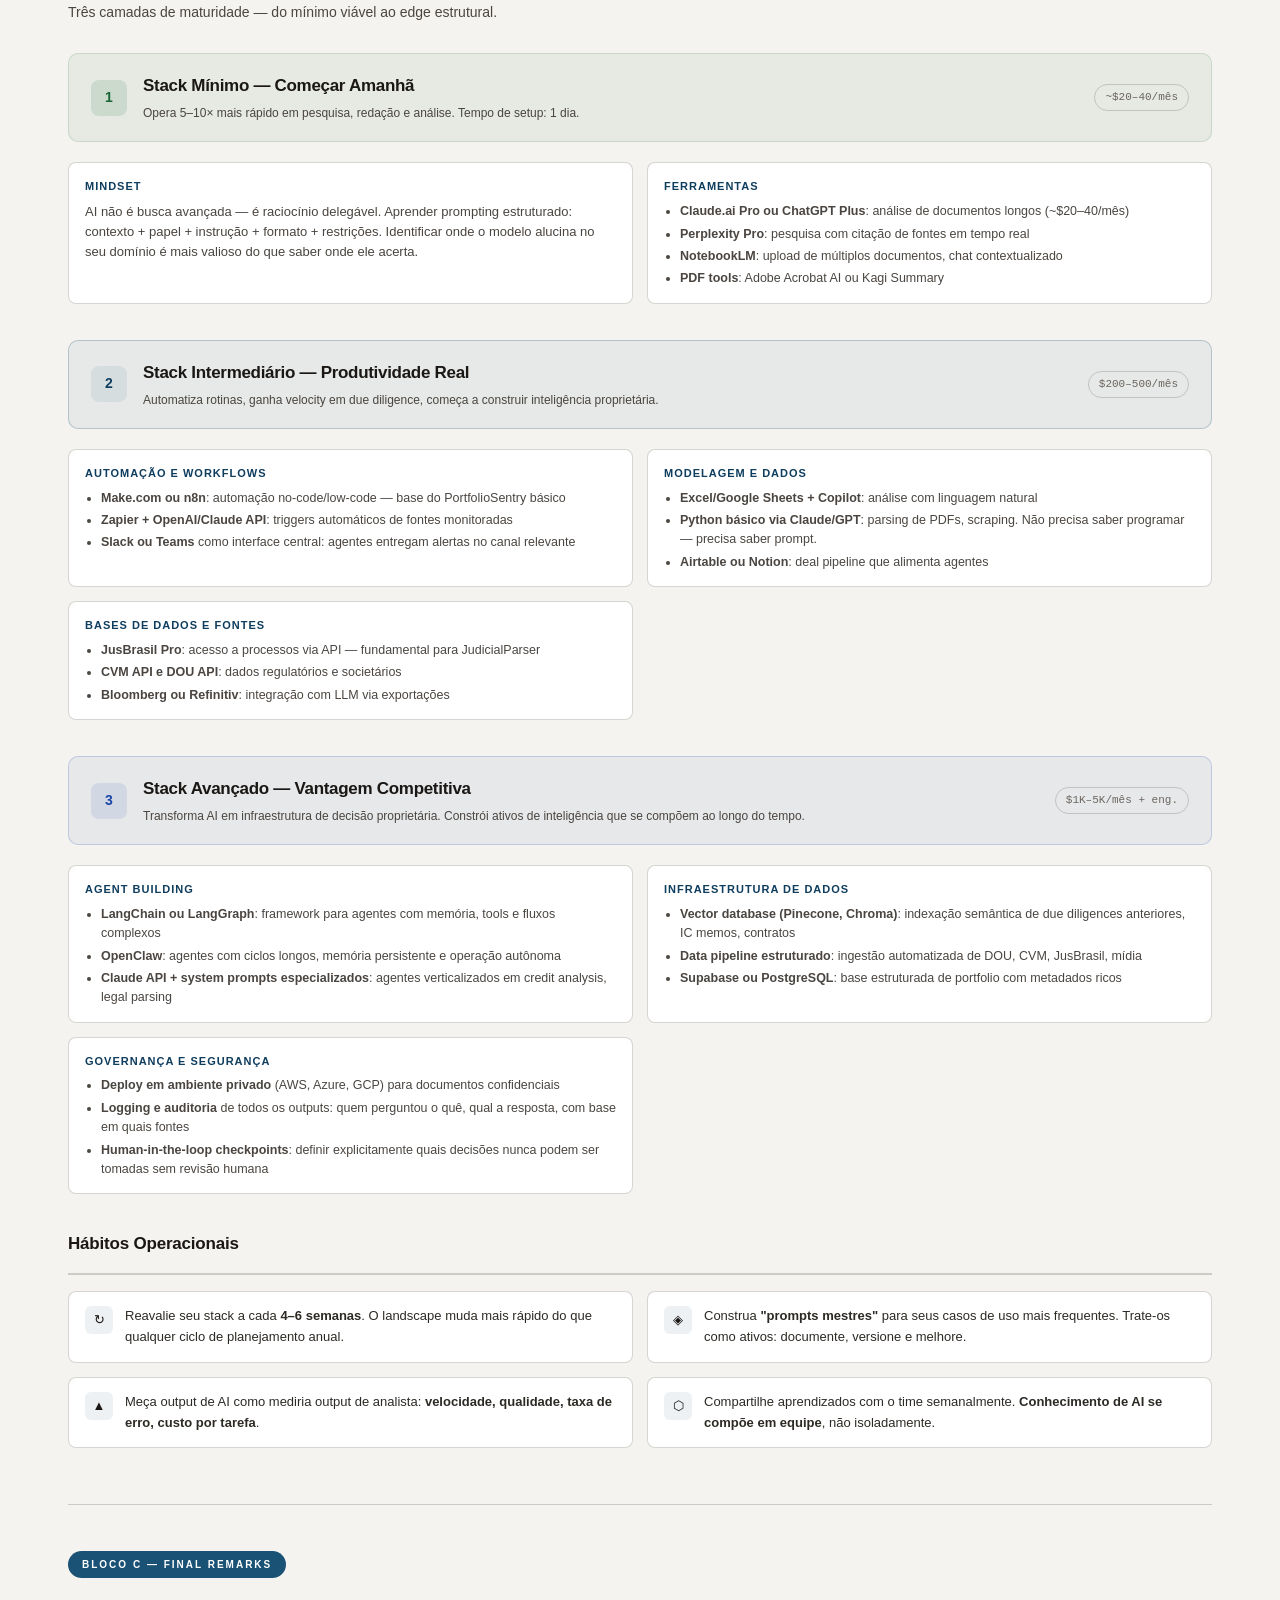
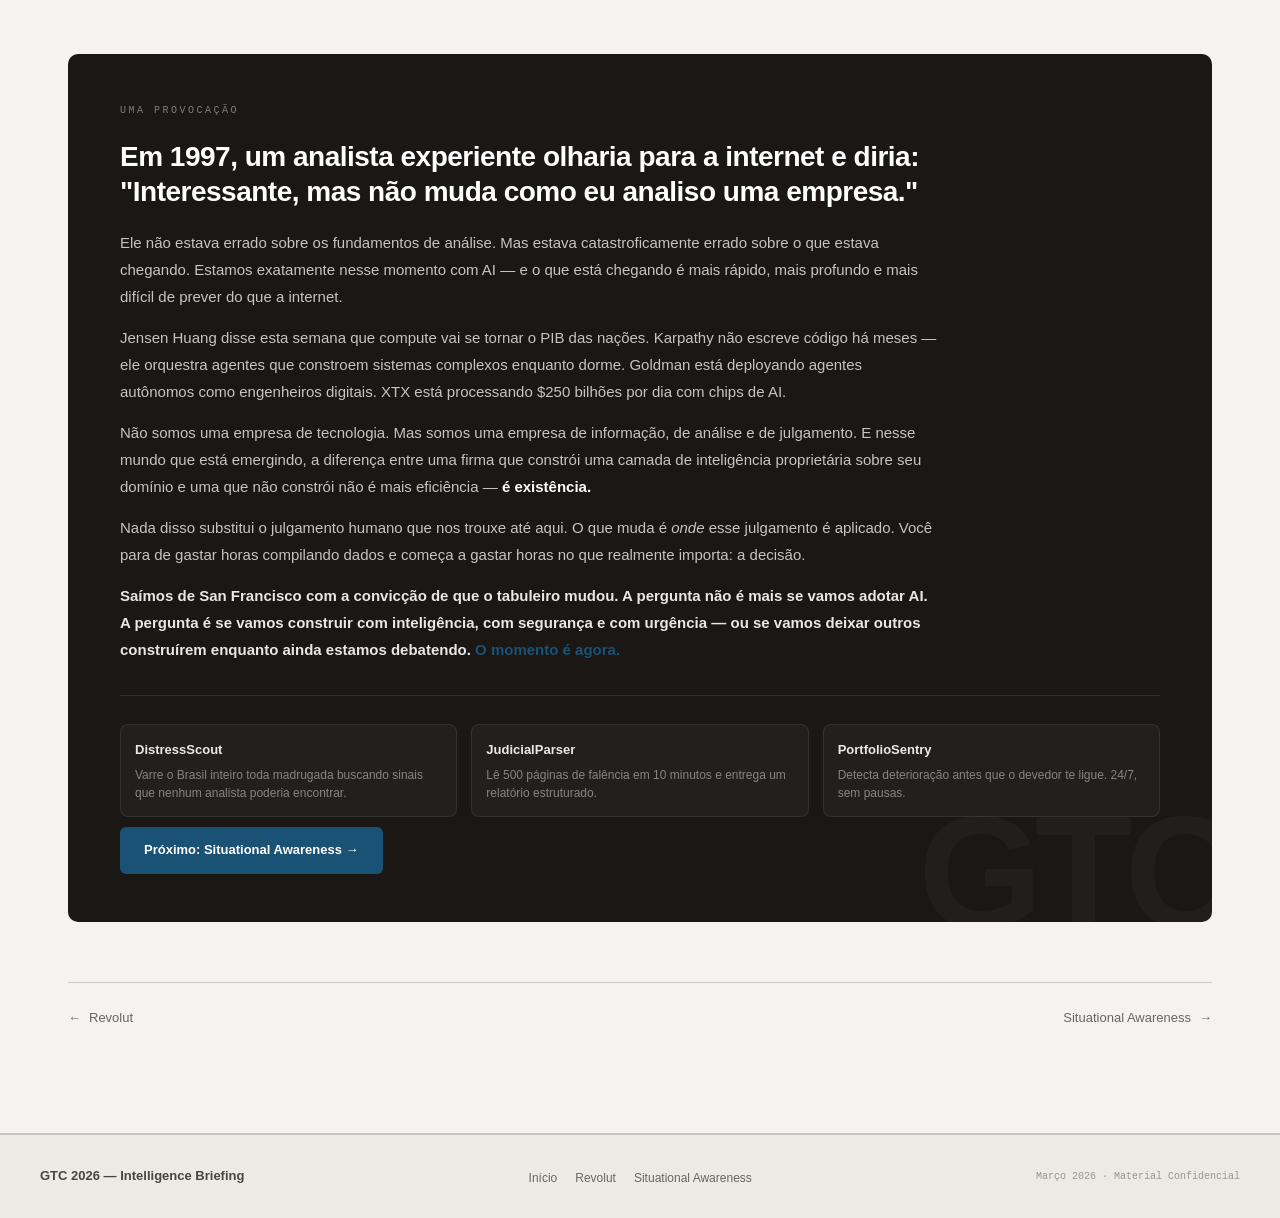
<file: 8_novo_tabuleiro.html>
<!DOCTYPE html>
<html lang="pt-BR">
<head>
  <meta charset="UTF-8">
  <meta name="viewport" content="width=device-width, initial-scale=1.0">
  <title>O Novo Tabuleiro do Mercado Financeiro — GTC 2026</title>
  <link rel="stylesheet" href="assets/style.css">
  <style>
    /* ── HERO ── */
    .hero { background: var(--bg2); border-bottom: 2px solid var(--border2); padding: 80px 28px 64px; position: relative; overflow: hidden; }
    .hero::before { content: ''; position: absolute; top: -200px; right: -200px; width: 600px; height: 600px; background: radial-gradient(circle, rgba(26,82,118,0.06) 0%, transparent 65%); pointer-events: none; }
    .hero-inner { max-width: var(--max-w); margin: 0 auto; position: relative; z-index: 1; }
    .hero-eyebrow { display: flex; align-items: center; gap: 12px; margin-bottom: 20px; }
    .hero-eyebrow-line { width: 28px; height: 2px; background: var(--gold); border-radius: 2px; flex-shrink: 0; }
    .hero-eyebrow-text { font-family: var(--font-mono); font-size: 11px; letter-spacing: 2px; text-transform: uppercase; color: var(--gold); font-weight: 500; }
    .hero-tag { display: inline-block; background: var(--gold-dim); border: 1px solid var(--gold-border); color: var(--gold2); font-size: 11px; font-weight: 600; padding: 3px 10px; border-radius: 100px; }
    .hero-title { font-size: clamp(28px, 4vw, 52px); font-weight: 800; line-height: 1.1; color: var(--ink); max-width: 860px; margin-bottom: 10px; letter-spacing: -1.5px; }
    .hero-subtitle { font-size: 16px; color: var(--muted); line-height: 1.6; max-width: 640px; margin-bottom: 36px; }
    .hero-meta { display: flex; gap: 28px; flex-wrap: wrap; }
    .hero-meta-item { display: flex; align-items: center; gap: 8px; font-size: 12px; color: var(--muted2); }
    .hero-meta-dot { width: 6px; height: 6px; background: var(--gold); border-radius: 50%; flex-shrink: 0; }

    /* ── BLOCO LABEL ── */
    .bloco-label { display: inline-flex; align-items: center; gap: 8px; background: var(--gold); color: #fff; font-size: 10px; font-weight: 700; letter-spacing: 2px; text-transform: uppercase; padding: 5px 14px; border-radius: 100px; margin-bottom: 32px; }

    /* ── EXECUTIVE BRIEF ── */
    .exec-brief { background: var(--surface); border: 1px solid var(--border2); border-radius: var(--r); padding: 40px 44px; margin-bottom: 44px; border-left: 5px solid var(--gold); }
    .exec-brief-label { font-family: var(--font-mono); font-size: 10px; letter-spacing: 2px; text-transform: uppercase; color: var(--gold); font-weight: 600; margin-bottom: 16px; }
    .exec-brief-title { font-size: 22px; font-weight: 800; color: var(--ink); margin-bottom: 16px; letter-spacing: -0.5px; }
    .exec-brief-body { font-size: 16px; color: var(--ink2); line-height: 1.8; margin-bottom: 0; }
    .exec-brief-question { font-size: 17px; font-style: italic; font-weight: 600; color: var(--gold2); line-height: 1.6; margin-top: 16px; border-top: 1px solid var(--border2); padding-top: 16px; }

    /* ── SIGNAL GRID ── */
    .signal-grid { display: grid; grid-template-columns: repeat(auto-fill, minmax(220px, 1fr)); gap: 14px; margin: 28px 0; }
    .signal-item { background: var(--surface); border: 1px solid var(--border2); border-radius: var(--r); padding: 20px 18px; border-top: 3px solid var(--gold); }
    .signal-company { font-family: var(--font-mono); font-size: 10px; letter-spacing: 1.5px; text-transform: uppercase; color: var(--gold); font-weight: 600; margin-bottom: 8px; }
    .signal-stat { font-size: 26px; font-weight: 800; color: var(--ink); line-height: 1; margin-bottom: 6px; letter-spacing: -1px; }
    .signal-desc { font-size: 12px; color: var(--muted); line-height: 1.5; }

    /* ── THEME LIST ── */
    .theme-list { display: flex; flex-direction: column; gap: 12px; margin: 20px 0; }
    .theme-item { display: flex; gap: 16px; align-items: flex-start; padding: 16px 20px; background: var(--surface); border: 1px solid var(--border2); border-radius: var(--r); }
    .theme-num { flex-shrink: 0; width: 32px; height: 32px; background: var(--gold-dim); border: 1px solid var(--gold-border); border-radius: 6px; display: flex; align-items: center; justify-content: center; font-family: var(--font-mono); font-size: 12px; font-weight: 700; color: var(--gold); }
    .theme-text { font-size: 14px; color: var(--ink2); line-height: 1.55; }
    .theme-text strong { color: var(--ink); font-weight: 700; }

    /* ── SUB SECTION ── */
    .subsection { margin-bottom: 40px; }
    .subsection-header { display: flex; align-items: center; gap: 12px; margin-bottom: 16px; padding-bottom: 12px; border-bottom: 2px solid var(--border2); }
    .subsection-num { font-family: var(--font-mono); font-size: 11px; color: var(--gold); font-weight: 600; letter-spacing: 1px; }
    .subsection-title { font-size: 19px; font-weight: 700; color: var(--ink); letter-spacing: -0.3px; }
    .item-list { display: flex; flex-direction: column; gap: 14px; }
    .item-block { background: var(--surface); border: 1px solid var(--border2); border-radius: var(--r); padding: 18px 20px; }
    .item-block-co { font-size: 13px; font-weight: 700; color: var(--gold2); margin-bottom: 6px; }
    .item-block-body { font-size: 13.5px; color: var(--ink2); line-height: 1.6; }
    .item-block-body ul { padding-left: 18px; margin-top: 6px; display: flex; flex-direction: column; gap: 4px; }
    .item-block-body li { font-size: 13px; color: var(--muted); line-height: 1.55; }

    /* ── INNOVATION CARDS ── */
    .innov-grid { display: grid; grid-template-columns: 1fr 1fr; gap: 18px; margin: 20px 0; }
    .innov-card { background: var(--surface); border: 1px solid var(--border2); border-radius: var(--r); padding: 24px 22px; }
    .innov-card-num { font-family: var(--font-mono); font-size: 10px; color: var(--gold); letter-spacing: 2px; margin-bottom: 8px; font-weight: 600; }
    .innov-card-title { font-size: 16px; font-weight: 700; color: var(--ink); margin-bottom: 10px; letter-spacing: -0.2px; }
    .innov-card-body { font-size: 13.5px; color: var(--muted); line-height: 1.65; }
    .innov-card-implication { margin-top: 12px; padding: 10px 14px; background: var(--gold-dim); border-radius: 6px; font-size: 12.5px; font-style: italic; color: var(--gold2); line-height: 1.5; }
    .innov-card.full { grid-column: 1 / -1; }

    /* ── RISK GRID ── */
    .risk-grid { display: grid; grid-template-columns: 1fr 1fr; gap: 16px; margin: 20px 0; }
    .risk-card { background: var(--surface); border: 1px solid var(--border2); border-radius: var(--r); padding: 20px 22px; }
    .risk-card-title { font-size: 14px; font-weight: 700; color: var(--ink); margin-bottom: 8px; }
    .risk-card-body { font-size: 13px; color: var(--muted); line-height: 1.6; }
    .risk-card-mitigation { margin-top: 10px; padding: 8px 12px; background: rgba(192,38,10,0.05); border-left: 3px solid var(--red); border-radius: 0 4px 4px 0; font-size: 12px; color: var(--red); line-height: 1.5; }
    .risk-badge { display: inline-block; font-size: 9px; font-weight: 700; letter-spacing: 1.5px; text-transform: uppercase; padding: 2px 7px; border-radius: 100px; margin-bottom: 10px; }
    .risk-badge.curto { background: rgba(192,38,10,0.1); color: var(--red); border: 1px solid rgba(192,38,10,0.2); }
    .risk-badge.estrutural { background: rgba(26,82,118,0.08); color: var(--gold2); border: 1px solid var(--gold-border); }

    /* ── AGENTS TABLE ── */
    .agents-table-wrap { overflow-x: auto; margin: 20px 0; }
    .agents-table { width: 100%; border-collapse: collapse; font-size: 13px; background: var(--surface); border-radius: var(--r); overflow: hidden; border: 1px solid var(--border2); }
    .agents-table th { text-align: left; padding: 10px 14px; font-size: 10px; font-weight: 700; letter-spacing: 1.2px; text-transform: uppercase; color: var(--muted); background: var(--bg2); border-bottom: 2px solid var(--border2); white-space: nowrap; }
    .agents-table td { padding: 12px 14px; color: var(--ink2); border-bottom: 1px solid var(--border); vertical-align: top; line-height: 1.5; }
    .agents-table tr:last-child td { border-bottom: none; }
    .agents-table tr:hover td { background: var(--bg2); }
    .agent-name { font-weight: 700; color: var(--gold2); }
    .badge-auto { display: inline-block; font-size: 10px; font-weight: 600; padding: 2px 8px; border-radius: 100px; white-space: nowrap; }
    .badge-auto.copilot { background: var(--gold-dim); color: var(--gold2); border: 1px solid var(--gold-border); }
    .badge-auto.semi { background: rgba(26,82,118,0.05); color: var(--accent); border: 1px solid rgba(26,69,168,0.2); }
    .badge-auto.autonomo { background: rgba(22,101,52,0.08); color: #166534; border: 1px solid rgba(22,101,52,0.2); }
    .badge-profile { display: inline-block; font-size: 10px; font-weight: 600; padding: 2px 8px; border-radius: 100px; white-space: nowrap; }
    .badge-profile.quick { background: rgba(22,101,52,0.08); color: #166534; border: 1px solid rgba(22,101,52,0.2); }
    .badge-profile.transf { background: rgba(26,82,118,0.08); color: var(--gold2); border: 1px solid var(--gold-border); }

    /* ── AGENT DETAIL CARDS ── */
    .agent-detail { background: var(--surface); border: 1px solid var(--border2); border-radius: var(--r); padding: 28px 30px; margin-bottom: 20px; }
    .agent-detail-header { display: flex; justify-content: space-between; align-items: flex-start; margin-bottom: 20px; flex-wrap: wrap; gap: 10px; }
    .agent-detail-name { font-size: 18px; font-weight: 800; color: var(--gold2); letter-spacing: -0.3px; }
    .agent-detail-badges { display: flex; gap: 6px; align-items: center; }
    .agent-detail-grid { display: grid; grid-template-columns: 1fr 1fr; gap: 16px; }
    .agent-field { background: var(--bg2); border-radius: 6px; padding: 12px 14px; }
    .agent-field.full { grid-column: 1 / -1; }
    .agent-field-label { font-family: var(--font-mono); font-size: 9px; letter-spacing: 1.5px; text-transform: uppercase; color: var(--light); font-weight: 600; margin-bottom: 6px; }
    .agent-field-value { font-size: 13px; color: var(--ink2); line-height: 1.6; }
    .agent-field-value strong { color: var(--ink); font-weight: 600; }

    /* ── STACK LEVELS ── */
    .stack-level { margin-bottom: 36px; }
    .stack-level-header { display: flex; align-items: center; gap: 16px; margin-bottom: 20px; padding: 18px 22px; border-radius: var(--r); }
    .stack-level-header.l1 { background: rgba(22,101,52,0.06); border: 1px solid rgba(22,101,52,0.15); }
    .stack-level-header.l2 { background: rgba(26,82,118,0.06); border: 1px solid var(--gold-border); }
    .stack-level-header.l3 { background: rgba(26,69,168,0.06); border: 1px solid rgba(26,69,168,0.2); }
    .stack-badge { width: 36px; height: 36px; border-radius: 8px; display: flex; align-items: center; justify-content: center; font-weight: 800; font-size: 14px; flex-shrink: 0; }
    .stack-badge.l1 { background: rgba(22,101,52,0.12); color: #166534; }
    .stack-badge.l2 { background: var(--gold-dim); color: var(--gold2); }
    .stack-badge.l3 { background: rgba(26,69,168,0.1); color: var(--accent); }
    .stack-level-title { font-size: 17px; font-weight: 700; color: var(--ink); letter-spacing: -0.3px; }
    .stack-level-subtitle { font-size: 12px; color: var(--muted); margin-top: 2px; }
    .stack-level-cost { font-family: var(--font-mono); font-size: 11px; color: var(--muted2); margin-left: auto; border: 1px solid var(--border2); padding: 3px 10px; border-radius: 100px; white-space: nowrap; }
    .stack-tools { display: grid; grid-template-columns: 1fr 1fr; gap: 14px; }
    .stack-tool { background: var(--surface); border: 1px solid var(--border2); border-radius: 8px; padding: 14px 16px; }
    .stack-tool-label { font-size: 11px; font-weight: 700; color: var(--gold2); text-transform: uppercase; letter-spacing: 1px; margin-bottom: 6px; }
    .stack-tool-body { font-size: 13px; color: var(--muted); line-height: 1.55; }
    .stack-tool-body ul { padding-left: 16px; margin-top: 4px; display: flex; flex-direction: column; gap: 3px; }
    .stack-tool-body li { font-size: 12.5px; }

    /* ── CLOSING ── */
    .closing-section { background: var(--ink); color: #fff; border-radius: var(--r); padding: 48px 52px; margin: 44px 0; position: relative; overflow: hidden; }
    .closing-section::before { content: 'GTC'; position: absolute; right: -20px; bottom: -30px; font-size: 160px; font-weight: 800; color: rgba(255,255,255,0.03); letter-spacing: -8px; line-height: 1; pointer-events: none; }
    .closing-label { font-family: var(--font-mono); font-size: 10px; letter-spacing: 2.5px; text-transform: uppercase; color: rgba(255,255,255,0.45); margin-bottom: 20px; }
    .closing-title { font-size: clamp(18px, 2.5vw, 28px); font-weight: 800; color: #fff; line-height: 1.25; margin-bottom: 20px; letter-spacing: -0.5px; }
    .closing-body { font-size: 15px; color: rgba(255,255,255,0.75); line-height: 1.8; margin-bottom: 14px; max-width: 820px; }
    .closing-cta { display: inline-flex; align-items: center; gap: 8px; background: var(--gold); color: #fff; font-size: 13px; font-weight: 700; padding: 12px 24px; border-radius: 6px; text-decoration: none; margin-top: 10px; transition: background 0.2s; }
    .closing-cta:hover { background: var(--gold2); }
    .closing-agents { display: grid; grid-template-columns: repeat(3, 1fr); gap: 14px; margin-top: 32px; padding-top: 28px; border-top: 1px solid rgba(255,255,255,0.1); }
    .closing-agent-item { padding: 14px; background: rgba(255,255,255,0.04); border: 1px solid rgba(255,255,255,0.08); border-radius: 8px; }
    .closing-agent-name { font-size: 13px; font-weight: 700; color: rgba(255,255,255,0.9); margin-bottom: 5px; }
    .closing-agent-desc { font-size: 12px; color: rgba(255,255,255,0.45); line-height: 1.5; }

    /* ── HABITS ── */
    .habits-list { display: grid; grid-template-columns: 1fr 1fr; gap: 14px; margin: 20px 0; }
    .habit-item { display: flex; gap: 12px; align-items: flex-start; background: var(--surface); border: 1px solid var(--border2); border-radius: 8px; padding: 14px 16px; }
    .habit-icon { width: 28px; height: 28px; background: var(--gold-dim); border-radius: 6px; display: flex; align-items: center; justify-content: center; font-size: 13px; flex-shrink: 0; }
    .habit-text { font-size: 13px; color: var(--ink2); line-height: 1.6; }

    /* ── NAV NEXT/PREV ── */
    .page-nav { display: flex; justify-content: space-between; align-items: center; padding: 24px 0; border-top: 1px solid var(--border2); margin-top: 60px; }
    .page-nav a { display: flex; align-items: center; gap: 8px; font-size: 13px; font-weight: 500; color: var(--muted2); text-decoration: none; transition: color 0.15s; }
    .page-nav a:hover { color: var(--gold); }
    .page-nav .prev::before { content: '←'; }
    .page-nav .next::after { content: '→'; }

    @media(max-width:860px) {
      .innov-grid, .risk-grid, .stack-tools, .habits-list, .closing-agents { grid-template-columns: 1fr; }
      .agent-detail-grid { grid-template-columns: 1fr; }
      .closing-section { padding: 32px 24px; }
      .exec-brief { padding: 26px 22px; }
    }
    @media(max-width:600px) {
      .signal-grid { grid-template-columns: 1fr 1fr; }
    }
  </style>
</head>
<body>

<!-- NAV -->
<nav class="site-nav">
  <div class="nav-inner">
    <a href="index.html" class="nav-logo">
      <div class="nav-logo-mark">G</div>
      <span class="nav-logo-text">GTC 2026</span>
    </a>
    <div class="nav-links">
      <a href="1_evento.html" class="nav-link">Semana</a>
      <a href="2_nvidia.html" class="nav-link">NVIDIA: História</a>
      <a href="3_insight_deck.html" class="nav-link">Insight Deck</a>
      <a href="3b_crewai.html" class="nav-link">CrewAI</a>
      <a href="4_ai_investimentos.html" class="nav-link">Investidores</a>
      <a href="5_physical_ai.html" class="nav-link">Physical AI</a>
      <a href="6_ia_capital_solutions.html" class="nav-link">AI for Financials</a>
      <a href="7_revolut_summary.html" class="nav-link">Revolut</a>
      <a href="8_novo_tabuleiro.html" class="nav-link">Novo Tabuleiro</a>
      <a href="9_situational_awareness.html" class="nav-link">Situational Awareness</a>
    </div>
    <div class="nav-tag">Março 2026</div>
  </div>
</nav>

<!-- HERO -->
<section class="hero">
  <div class="hero-inner">
    <div class="hero-eyebrow fade-in">
      <div class="hero-eyebrow-line"></div>
      <span class="hero-eyebrow-text">AI &amp; Agentic AI — Lições da GTC 2026</span>
      <span class="hero-tag">Confidencial</span>
    </div>
    <h1 class="hero-title fade-in-2">O Novo Tabuleiro<br>do Mercado Financeiro</h1>
    <p class="hero-subtitle fade-in-3">
      Estamos na terceira onda da revolução de AI — a onda agentic — e o mercado financeiro está no início de uma ruptura estrutural. Esta apresentação consolida evidências, frameworks e aplicações práticas para special situations e distressed debt.
    </p>
    <div class="hero-meta fade-in-3">
      <span class="hero-meta-item"><span class="hero-meta-dot"></span>San Francisco, Março 2026</span>
      <span class="hero-meta-item"><span class="hero-meta-dot"></span>NVIDIA GTC 2026</span>
      <span class="hero-meta-item"><span class="hero-meta-dot"></span>Uso Interno</span>
    </div>
  </div>
</section>

<!-- MAIN CONTENT -->
<main class="page-main">

  <!-- ──────────────────────────────────────── -->
  <!-- BLOCO A — EXECUTIVE BRIEF               -->
  <!-- ──────────────────────────────────────── -->
  <div class="bloco-label">Bloco A — Executive Brief</div>

  <div class="exec-brief fade-in">
    <div class="exec-brief-label">Mensagem Central</div>
    <div class="exec-brief-title">A mudança já começou. Ela é mais profunda do que parece.</div>
    <p class="exec-brief-body">
      A pergunta já não é <em>"o que a AI pode fazer por mim?"</em>
      A pergunta é: como você opera num mundo onde seus competidores já têm analistas sintéticos trabalhando 24/7,
      varrendo dados que nenhum humano conseguiria processar, a uma fração do custo?
    </p>
    <p class="exec-brief-question">
      O risco de ficar para trás não é abstrato: é perder deals para quem os identificou mais rápido, perder tempo com tarefas que deveriam ser delegadas a agentes, e perder talento para firmas que já operam nesse paradigma.
    </p>
  </div>

  <!-- STATS -->
  <div class="signal-grid">
    <div class="signal-item">
      <div class="signal-company">AIMA, 2025</div>
      <div class="signal-stat">95%</div>
      <div class="signal-desc">dos gestores de fundos alternativos já usam Gen AI no trabalho. Deixou de ser experimento — é infraestrutura.</div>
    </div>
    <div class="signal-item">
      <div class="signal-company">JPMorgan</div>
      <div class="signal-stat">200K</div>
      <div class="signal-desc">usuários no LLM Suite em 8 meses. 450 casos de uso em produção. Orçamento de tecnologia: $18B/ano.</div>
    </div>
    <div class="signal-item">
      <div class="signal-company">Goldman Sachs</div>
      <div class="signal-stat">46.500</div>
      <div class="signal-desc">funcionários com GS AI Assistant. Bugs pós-release caíram 15%. Um IPO prospectus que levava 2 semanas: agora em minutos.</div>
    </div>
    <div class="signal-item">
      <div class="signal-company">XTX Markets</div>
      <div class="signal-stat">$250B</div>
      <div class="signal-desc">em volume diário de trading processado por 25.000+ chips de AI. Lucro líquido de £835M.</div>
    </div>
    <div class="signal-item">
      <div class="signal-company">McKinsey</div>
      <div class="signal-stat">25–40%</div>
      <div class="signal-desc">da base de custos do asset manager médio pode ser impactada por AI. Não é otimização — é reestruturação.</div>
    </div>
  </div>

  <div class="pullquote">
    <p>Special situations, distressed debt e infraestrutura são exatamente os domínios onde AI cria maior vantagem: dados fragmentados, processos judiciais complexos, múltiplas jurisdições, análise qualitativa intensiva.</p>
  </div>

  <!-- 5 TEMAS -->
  <div class="section-block">
    <div class="section-title">Os 5 Temas Centrais</div>
    <div class="theme-list">
      <div class="theme-item">
        <div class="theme-num">1</div>
        <div class="theme-text"><strong>O que o mercado financeiro já está fazendo</strong> — casos reais, não intenções.</div>
      </div>
      <div class="theme-item">
        <div class="theme-num">2</div>
        <div class="theme-text"><strong>Inovações que podem mudar estruturalmente o setor</strong> — do analista sintético ao compute como capital.</div>
      </div>
      <div class="theme-item">
        <div class="theme-num">3</div>
        <div class="theme-text"><strong>Riscos sérios que ninguém deve subestimar</strong> — alucinação, auditabilidade, risco regulatório.</div>
      </div>
      <div class="theme-item">
        <div class="theme-num">4</div>
        <div class="theme-text"><strong>Agentes que podemos construir</strong> para special situations e distressed.</div>
      </div>
      <div class="theme-item">
        <div class="theme-num">5</div>
        <div class="theme-text"><strong>O stack do analista do futuro</strong> — do mínimo viável ao competitivo.</div>
      </div>
    </div>
  </div>

  <div class="highlight-box">
    <h3>Urgência Estratégica</h3>
    <p style="font-size:14px;color:var(--muted);line-height:1.7">A janela de diferenciação via AI é <strong style="color:var(--gold2)">agora</strong> — não em 2 anos. Quem começa hoje constrói flywheel de dados, processos e cultura. Quem espera enfrenta o custo de "virar o barco" quando a competição já chegou na velocidade de cruzeiro.</p>
  </div>

  <div class="divider"></div>

  <!-- ──────────────────────────────────────── -->
  <!-- BLOCO B — DEEP OUTPUTS                  -->
  <!-- ──────────────────────────────────────── -->
  <div class="bloco-label">Bloco B — Deep Outputs</div>

  <!-- 1. O QUE JÁ ESTÁ ACONTECENDO -->
  <div class="section-block">
    <div class="section-title">1. O Que Já Está Acontecendo no Mercado Financeiro</div>
    <p class="section-subtitle">Iniciativas em produção — com dados e empresas identificadas.</p>

    <!-- 1.1 -->
    <div class="subsection">
      <div class="subsection-header">
        <span class="subsection-num">1.1</span>
        <span class="subsection-title">Produtividade &amp; Copilots Internos</span>
      </div>
      <div class="item-list">
        <div class="item-block">
          <div class="item-block-co">JPMorgan Chase — LLM Suite</div>
          <div class="item-block-body">
            200K usuários em 8 meses. Bankers criam pitch decks de 5 páginas em ~30 segundos. Redução de 40–60% em tarefas repetitivas de analistas junior.
            <ul><li>Orçamento AI: $2B/ano</li><li>450 casos de uso em produção</li></ul>
          </div>
        </div>
        <div class="item-block">
          <div class="item-block-co">Goldman Sachs — GS AI Assistant</div>
          <div class="item-block-body">
            Banker Copilot, Research Assistant, Developer Copilot para 12K engenheiros (–15% bugs pós-release). Deploy de agentes autônomos de código em escala — projeção de 3–4x ganho de produtividade.
            <ul><li>46.500 funcionários com acesso</li><li>IPO prospectus: 2 semanas e 6 pessoas → minutos</li></ul>
          </div>
        </div>
        <div class="two-col">
          <div class="item-block">
            <div class="item-block-co">Bank of America — Erica for Employees</div>
            <div class="item-block-body">Adotado por 90% dos 213K funcionários. Reduziu chamados de suporte de TI em 50%. Investimento: $4B em AI/tech em 2025.</div>
          </div>
          <div class="item-block">
            <div class="item-block-co">Morgan Stanley — AI @ Morgan Stanley</div>
            <div class="item-block-body">Acesso a ~100K relatórios de pesquisa via linguagem natural. 98% de adoção. AI Debrief: economiza 30 min por reunião de cliente.</div>
          </div>
        </div>
        <div class="item-block">
          <div class="item-block-co">BlackRock — Aladdin Copilot</div>
          <div class="item-block-body">Aladdin Copilot com Gen AI. eFront Copilot para private markets. Arquitetura privacy-first: dados sensíveis nunca expostos ao LLM. Aquisição de Preqin por $3.2B para dados de private markets.</div>
        </div>
      </div>
    </div>

    <!-- 1.2 -->
    <div class="subsection">
      <div class="subsection-header">
        <span class="subsection-num">1.2</span>
        <span class="subsection-title">Research &amp; Knowledge Management</span>
      </div>
      <div class="item-list">
        <div class="item-block">
          <div class="item-block-co">Balyasny Asset Management</div>
          <div class="item-block-body">Agentes LLM que sintetizam autonomamente SEC filings, monitoram catalysts e antecipam riscos emergentes — fluxos de trabalho que antes exigiam analistas dedicados.</div>
        </div>
        <div class="two-col">
          <div class="item-block">
            <div class="item-block-co">JPMorgan SpectrumGPT</div>
            <div class="item-block-body">Motor de "nudge" para portfolio managers — detecta sinais de mercado, monitora risco e acompanha research/earnings em tempo real.</div>
          </div>
          <div class="item-block">
            <div class="item-block-co">Man Group (AHL)</div>
            <div class="item-block-body">Otimização de portfólio via neural networks e reinforcement learning. Ajuste dinâmico de estratégias entre asset classes.</div>
          </div>
        </div>
      </div>
    </div>

    <!-- 1.3 -->
    <div class="subsection">
      <div class="subsection-header">
        <span class="subsection-num">1.3</span>
        <span class="subsection-title">Sales, Trading &amp; Execution</span>
      </div>
      <div class="item-list">
        <div class="item-block">
          <div class="item-block-co">XTX Markets</div>
          <div class="item-block-body">25.000+ AI chips processando $250B em volume diário de trading. Lucro líquido de £835M. Infraestrutura AI como novo baseline competitivo para market makers.</div>
        </div>
        <div class="item-block">
          <div class="item-block-co">Goldman Sachs — Trading com RL</div>
          <div class="item-block-body">Reinforcement learning para derivatives e execution trading. Desenvolvendo "comportamento agentic" onde AI completa tarefas autonomamente em trading. JPMorgan IndexGPT: criação de estratégias de investimento temáticas customizadas via AI.</div>
        </div>
      </div>
    </div>

    <!-- 1.4 -->
    <div class="subsection">
      <div class="subsection-header">
        <span class="subsection-num">1.4</span>
        <span class="subsection-title">Underwriting &amp; Crédito</span>
      </div>
      <div class="item-list">
        <div class="two-col">
          <div class="item-block">
            <div class="item-block-co">Wells Fargo</div>
            <div class="item-block-body">AI re-underwriting de 15 anos de documentos de empréstimos via redes neurais compostas — compound systems com múltiplos modelos para tarefas complexas.</div>
          </div>
          <div class="item-block">
            <div class="item-block-co">JPMorgan DocLLM</div>
            <div class="item-block-body">Modelo proprietário para processar volumes massivos de documentos não-estruturados. Potencial disruptivo em underwriting de crédito complexo.</div>
          </div>
        </div>
        <div class="item-block">
          <div class="item-block-co">Brookfield</div>
          <div class="item-block-body">AI para decisões de autorização de seguros de alto valor (ex: cirurgias de $150K) — entrega dados em tempo real a agentes de decisão. Plataformas de private credit incorporando dados não-estruturados (sentimento, judicial, regulatório).</div>
        </div>
      </div>
    </div>

    <!-- 1.5 -->
    <div class="subsection">
      <div class="subsection-header">
        <span class="subsection-num">1.5</span>
        <span class="subsection-title">Compliance, Risk, KYC &amp; AML</span>
      </div>
      <div class="item-list">
        <div class="item-block">
          <div class="item-block-co">Citigroup</div>
          <div class="item-block-body">Detecção de fraude 10× mais eficiente com 10× menos falsos positivos e 30% menos falsos negativos. Processamento de insights de 400M+ consumidores. Melhoria de 50bps em otimização de pagamentos via AI.</div>
        </div>
        <div class="two-col">
          <div class="item-block">
            <div class="item-block-co">JPMorgan — AI Fraud &amp; AML</div>
            <div class="item-block-body">Prevenindo bilhões em perdas. Redução de carga operacional em falsos positivos. KYC Agent: extrai informações de chamadas, e-mails e documentos.</div>
          </div>
          <div class="item-block">
            <div class="item-block-co">Reguladores</div>
            <div class="item-block-body">Banco Central da Inglaterra: AI Consortium iniciado em maio 2025. BCE desenvolvendo ferramentas de supervisão baseadas em AI.</div>
          </div>
        </div>
      </div>
    </div>

    <!-- 1.8 -->
    <div class="subsection">
      <div class="subsection-header">
        <span class="subsection-num">1.8</span>
        <span class="subsection-title">Agentes Autônomos — A Fronteira que Muda Tudo</span>
      </div>
      <div class="item-list">
        <div class="item-block">
          <div class="item-block-co">Goldman Sachs — Julho 2025</div>
          <div class="item-block-body">Deploy de milhares de AI agents como "engenheiros de software digitais" — agentes que desenvolvem aplicações inteiras de forma independente. Projeção: 3–4× ganho de produtividade.</div>
        </div>
        <div class="item-block">
          <div class="item-block-co">NVIDIA Internamente — Agentes "Claws"</div>
          <div class="item-block-body">Agentes que automatizam desenvolvimento consumindo milhões de vezes mais tokens do que chatbots. Benchmark interno: engenheiro de $500K deve consumir $250K em tokens/ano. OpenClaw: +1,5M downloads — funciona como SO para AI pessoal.</div>
        </div>
      </div>
    </div>
  </div>

  <div class="divider"></div>

  <!-- 2. INOVAÇÕES -->
  <div class="section-block">
    <div class="section-title">2. Inovações que Podem Transformar o Mercado Financeiro</div>
    <p class="section-subtitle">Além do que está em produção — o que muda estruturalmente como capital é alocado.</p>

    <div class="innov-grid">
      <div class="innov-card">
        <div class="innov-card-num">2.1</div>
        <div class="innov-card-title">Deep Research Agents — O Analista Sintético</div>
        <div class="innov-card-body">Um agente recebe uma query aberta e executa 30–80 etapas autônomas de pesquisa — buscando documentos, extraindo dados, cruzando fontes, sintetizando. Sistemas multi-agente: orquestrador → planner → sub-agentes especializados → agente de síntese. Modelos menores com fine-tuning chegam à paridade com GPT-4 em tarefas específicas a custo radicalmente menor.</div>
        <div class="innov-card-implication">Implicação: um agente que lê 500 páginas de um processo judicial, 10 anos de demonstrações e 3 anos de atas — e entrega um IC Memo em horas, não dias.</div>
      </div>

      <div class="innov-card">
        <div class="innov-card-num">2.2</div>
        <div class="innov-card-title">Parsing Jurídico e Regulatório Automatizado</div>
        <div class="innov-card-body">AI para extração de dados de processos judiciais, arbitragem e regulação. Modelos multimodais capazes de processar documentos escaneados com baixa qualidade de OCR — vital para NPL e créditos brasileiros. Harvey AI e Luminance já usados em grandes escritórios para due diligence de M&amp;A. Próximo passo: integração com fluxo de investment decision.</div>
        <div class="innov-card-implication">Vertical agents para litigation finance: estimativa de probabilidade de êxito, valor esperado de processos, patterns em decisões de tribunais específicos.</div>
      </div>

      <div class="innov-card">
        <div class="innov-card-num">2.3</div>
        <div class="innov-card-title">Autonomous Portfolio Surveillance</div>
        <div class="innov-card-body">Agentes que monitoram portfolios 24/7 com alertas de eventos (inadimplência, trigger de covenant, notícia adversa, mudança regulatória). Integração com TJSP, STJ, CVM, Diário Oficial, filings, news, dados de crédito — camada de inteligência unificada. Análogo às value functions do RL: agentes que "sabem" quando uma posição está em deterioração antes que o humano perceba.</div>
      </div>

      <div class="innov-card">
        <div class="innov-card-num">2.4</div>
        <div class="innov-card-title">Synthetic Analysts &amp; IC Memo Automation</div>
        <div class="innov-card-body">Goldman Sachs: prospecto de IPO de 95% em minutos. A mesma lógica se aplica a investment committee memos, credit memos, relatórios de due diligence. Agente que gera primeiro rascunho completo (executivo, financeiro, jurídico, de risco) a partir de documentos brutos — analista revisa e refina, em vez de começar do zero.</div>
      </div>

      <div class="innov-card">
        <div class="innov-card-num">2.5</div>
        <div class="innov-card-title">AI-Native Investment Processes</div>
        <div class="innov-card-body">Firmas construindo processos onde a AI não é ferramenta auxiliar, mas parte da estrutura decisória — com memória de longo prazo e integração ao CRM/deal pipeline. Originação inteligente: agentes que varrem DOU, TJSP, CVM, mídia setorial para identificar sinais de distress antes que o mercado precifique a oportunidade.</div>
      </div>

      <div class="innov-card">
        <div class="innov-card-num">2.6</div>
        <div class="innov-card-title">Multimodal AI &amp; Alternative Data</div>
        <div class="innov-card-body">Satellite imagery, visão computacional, sensores de tráfego — já usados por hedge funds para antecipar resultados de varejo e logística. Modelos LLM + visão: capazes de analisar plantas industriais, imagens de satélite de obras. Processamento de áudio de earnings calls e assembleias: análise de sentimento, hesitação, mudanças de tom.</div>
      </div>

      <div class="innov-card full">
        <div class="innov-card-num">2.7</div>
        <div class="innov-card-title">Compute como Capital — O Paradigma Jensen Huang</div>
        <div class="innov-card-body" style="font-size:15px">Jensen Huang na GTC 2026: <em>"Compute = GDP."</em> Em nível nacional, o PIB de um país correlaciona com sua capacidade computacional. Em nível empresarial: <em>"Toda receita de uma empresa dependerá do AI compute que ela deployar."</em></div>
        <div class="innov-card-implication" style="font-size:14px;margin-top:14px">A implicação para investimento: compute não é custo de TI — é fator de produção econômica. Firmas e nações que controlam flops controlam prosperidade futura.</div>
      </div>
    </div>
  </div>

  <div class="divider"></div>

  <!-- 3. RISCOS -->
  <div class="section-block">
    <div class="section-title">3. Riscos, Limitações e Adversidades na Adoção de AI</div>
    <p class="section-subtitle">Uma visão madura: nem hype ingênuo, nem ceticismo preguiçoso.</p>

    <div class="risk-grid">
      <div class="risk-card">
        <span class="risk-badge curto">Curto Prazo</span>
        <div class="risk-card-title">Alucinação e Falsa Precisão</div>
        <div class="risk-card-body">LLMs produzem respostas confiantes sobre dados incorretos, precedentes inexistentes ou números inventados. Em special situations: agente que "confirma" termos de contrato ou covenants que na verdade leu incorretamente.</div>
        <div class="risk-card-mitigation">Mitigação: sempre exigir citação de fonte primária. Nunca usar output de AI como fact final sem verificação humana em dados críticos.</div>
      </div>

      <div class="risk-card">
        <span class="risk-badge curto">Curto Prazo</span>
        <div class="risk-card-title">Garbage In, Garbage Out</div>
        <div class="risk-card-body">AI amplifica a qualidade dos dados de entrada. Em distressed: dados financeiros de empresas em crise raramente são limpos — demonstrações reapresentadas, inconsistências de notas, relatórios qualificados.</div>
        <div class="risk-card-mitigation">Mitigação: investimento em data quality é pré-requisito — não opcional.</div>
      </div>

      <div class="risk-card">
        <span class="risk-badge curto">Curto Prazo</span>
        <div class="risk-card-title">Confidencialidade e Vazamento de Dados</div>
        <div class="risk-card-body">Usar APIs de terceiros com documentos confidenciais de portfólio é risco real de vazamento. Muitas firmas ainda usam ChatGPT na interface pública com dados sensíveis — viola NDAs e cria risco regulatório.</div>
        <div class="risk-card-mitigation">Mitigação: deploy em ambiente on-premise ou cloud privada com confidential computing. Políticas claras de classificação de dados.</div>
      </div>

      <div class="risk-card">
        <span class="risk-badge curto">Curto Prazo</span>
        <div class="risk-card-title">Modelos Desatualizados e Dependência de Vendor</div>
        <div class="risk-card-body">LLMs têm knowledge cutoff. Situações que evoluem rapidamente (processos, restructurings, regulação nova) podem ser mal analisadas. Dependência de único vendor cria risco de pricing e interrupção.</div>
        <div class="risk-card-mitigation">Mitigação: combinar RAG com dados em tempo real. Diversificar modelos (OpenAI + Anthropic + open-source).</div>
      </div>

      <div class="risk-card">
        <span class="risk-badge estrutural">Estrutural</span>
        <div class="risk-card-title">Explicabilidade e Auditabilidade</div>
        <div class="risk-card-body">Em situações reguladas, a decisão de crédito ou investimento precisa ser explicável. "O modelo disse" não é resposta aceitável para regulador, investidor ou tribunal. LLMs são black boxes — qual peso foi dado a qual variável?</div>
        <div class="risk-card-mitigation">Mitigação: manter trilha de auditoria de inputs, prompts e outputs. Documentar processo de revisão humana.</div>
      </div>

      <div class="risk-card">
        <span class="risk-badge estrutural">Estrutural</span>
        <div class="risk-card-title">Automação de Erros em Escala</div>
        <div class="risk-card-body">Se um agente autônomo tiver viés sistemático, vai errar consistentemente — em escala. Um analista humano com viés erra pontualmente. "Jagged intelligence" (Karpathy): o modelo que performa como PhD pode falhar infantilmente ao interpretar um PDF escaneado.</div>
        <div class="risk-card-mitigation">Mitigação: avaliação contínua dos outputs. Nunca colocar agente autônomo em loop crítico sem checkpoint humano.</div>
      </div>

      <div class="risk-card">
        <span class="risk-badge estrutural">Estrutural</span>
        <div class="risk-card-title">Risco Regulatório</div>
        <div class="risk-card-body">Reguladores globais desenvolvendo frameworks para AI em serviços financeiros (FINMA, FCA, SEC, CVM). Paisagem ainda em formação. AI em credit scoring pode violar legislação de anti-discriminação se produzir disparate impact — mesmo sem intenção.</div>
        <div class="risk-card-mitigation">Mitigação: monitorar evolução regulatória ativamente. Não construir dependências críticas antes de ter clareza sobre o framework aplicável.</div>
      </div>

      <div class="risk-card">
        <span class="risk-badge estrutural">Estrutural</span>
        <div class="risk-card-title">Agentes Tomando Ações sem Controle</div>
        <div class="risk-card-body">Agentes com acesso a sistemas externos (e-mail, trading, CRM, bases jurídicas) podem executar ações irreversíveis com base em inferências incorretas. Karpathy não deu ao agente Dobby acesso a e-mail justamente por isso.</div>
        <div class="risk-card-mitigation">Mitigação: princípio de menor privilégio. Ações críticas exigem confirmação humana explícita (human-in-the-loop checkpoints).</div>
      </div>
    </div>

    <div class="pullquote" style="margin-top:24px">
      <p>Howard Marks: "Nenhum ativo é tão bom que não possa ficar overpriced e tóxico." O mesmo vale para AI: nenhuma ferramenta é tão poderosa que não possa ser mal usada. O antídoto é o mesmo: disciplina, ceticismo calibrado e preparação para quando as premissas falharem.</p>
      <cite>— Howard Marks aplicado à AI</cite>
    </div>
  </div>

  <div class="divider"></div>

  <!-- 4. AGENTES -->
  <div class="section-block">
    <div class="section-title">4. Agentes de AI Aplicáveis ao Nosso Trabalho</div>
    <p class="section-subtitle">Para cada agente: problema, usuário principal, autonomia, perfil de implementação e stack mínimo.</p>

    <!-- TABELA -->
    <div class="agents-table-wrap">
      <table class="agents-table">
        <thead>
          <tr>
            <th>Agente</th>
            <th>Problema Resolvido</th>
            <th>Usuário</th>
            <th>Autonomia</th>
            <th>Perfil</th>
          </tr>
        </thead>
        <tbody>
          <tr>
            <td><span class="agent-name">DistressScout</span></td>
            <td>Identificar sinais de distress e dislocation antes do mercado</td>
            <td>Originação / PM</td>
            <td><span class="badge-auto semi">Semi-autônomo</span></td>
            <td><span class="badge-profile quick">Quick Win</span></td>
          </tr>
          <tr>
            <td><span class="agent-name">JudicialParser</span></td>
            <td>Extrair e estruturar dados de processos judiciais complexos</td>
            <td>Analista / Jurídico</td>
            <td><span class="badge-auto copilot">Copilot</span></td>
            <td><span class="badge-profile transf">Transformacional</span></td>
          </tr>
          <tr>
            <td><span class="agent-name">ICMemo Bot</span></td>
            <td>Gerar primeiro rascunho de Investment Committee Memo</td>
            <td>Analista Senior</td>
            <td><span class="badge-auto copilot">Copilot</span></td>
            <td><span class="badge-profile quick">Quick Win</span></td>
          </tr>
          <tr>
            <td><span class="agent-name">PortfolioSentry</span></td>
            <td>Monitorar eventos e triggers em ativos do portfolio</td>
            <td>Gestão / PM</td>
            <td><span class="badge-auto autonomo">Autônomo</span></td>
            <td><span class="badge-profile quick">Quick Win</span></td>
          </tr>
          <tr>
            <td><span class="agent-name">ContraparteIntel</span></td>
            <td>Inteligência contínua sobre contraparte, setor e gestão</td>
            <td>Deal Team</td>
            <td><span class="badge-auto semi">Semi-autônomo</span></td>
            <td><span class="badge-profile transf">Transformacional</span></td>
          </tr>
          <tr>
            <td><span class="agent-name">DebtStructure AI</span></td>
            <td>Analisar e mapear estrutura de capital e covenants</td>
            <td>Analista / PM</td>
            <td><span class="badge-auto copilot">Copilot</span></td>
            <td><span class="badge-profile quick">Quick Win</span></td>
          </tr>
          <tr>
            <td><span class="agent-name">InfraRegMonitor</span></td>
            <td>Monitorar eventos regulatórios em concessões e infraestrutura</td>
            <td>Infra Team</td>
            <td><span class="badge-auto autonomo">Autônomo</span></td>
            <td><span class="badge-profile transf">Transformacional</span></td>
          </tr>
          <tr>
            <td><span class="agent-name">NPLSorter</span></td>
            <td>Triagem e scoring de carteiras de NPL</td>
            <td>Crédito / Analista</td>
            <td><span class="badge-auto semi">Semi-autônomo</span></td>
            <td><span class="badge-profile transf">Transformacional</span></td>
          </tr>
          <tr>
            <td><span class="agent-name">DealMemo Scribe</span></td>
            <td>Automação de relatórios e atualizações de deal status</td>
            <td>Analista</td>
            <td><span class="badge-auto copilot">Copilot</span></td>
            <td><span class="badge-profile quick">Quick Win</span></td>
          </tr>
          <tr>
            <td><span class="agent-name">MacroSignal Bot</span></td>
            <td>Monitorar catalysts macro relevantes para posições ativas</td>
            <td>PM / Research</td>
            <td><span class="badge-auto autonomo">Autônomo</span></td>
            <td><span class="badge-profile quick">Quick Win</span></td>
          </tr>
        </tbody>
      </table>
    </div>

    <!-- DETALHAMENTO -->
    <h3 class="section-title" style="margin-top:40px;font-size:17px">Detalhamento dos Agentes Prioritários</h3>

    <div class="agent-detail">
      <div class="agent-detail-header">
        <div class="agent-detail-name">DistressScout</div>
        <div class="agent-detail-badges">
          <span class="badge-auto semi">Semi-autônomo</span>
          <span class="badge-profile quick">Quick Win</span>
        </div>
      </div>
      <div class="agent-detail-grid">
        <div class="agent-field">
          <div class="agent-field-label">Problema</div>
          <div class="agent-field-value">Identificar sinais precoces de estresse financeiro, operacional ou jurídico em empresas fora de radar — antes que a oportunidade apareça no mercado de crédito.</div>
        </div>
        <div class="agent-field">
          <div class="agent-field-label">Usuário Principal</div>
          <div class="agent-field-value">Equipe de Originação / Portfolio Manager</div>
        </div>
        <div class="agent-field full">
          <div class="agent-field-label">Inputs</div>
          <div class="agent-field-value">DOU (Diário Oficial), TJSP/STJ (petições, execuções), CVM (fatos relevantes, ITRs), SERASA/Boa Vista, LinkedIn (mudanças de gestão), mídia setorial, dados de CNPJ/Receita.</div>
        </div>
        <div class="agent-field full">
          <div class="agent-field-label">Output</div>
          <div class="agent-field-value">Relatório semanal de alertas: empresas com sinais de distress classificadas por setor, nível de urgência e tipo de sinal (judicial, financeiro, operacional). Sugestão de próximos passos.</div>
        </div>
        <div class="agent-field full">
          <div class="agent-field-label">Stack Mínimo</div>
          <div class="agent-field-value"><strong>Python + Playwright</strong> (web scraping) ou APIs (DOU API, JusBrasil API, CVM API) + <strong>LLM (Claude / GPT-4)</strong> + vector database para deduplicação + e-mail ou Slack para entrega. Protótipo funcional em 2–4 semanas.</div>
        </div>
      </div>
    </div>

    <div class="agent-detail">
      <div class="agent-detail-header">
        <div class="agent-detail-name">JudicialParser</div>
        <div class="agent-detail-badges">
          <span class="badge-auto copilot">Copilot</span>
          <span class="badge-profile transf">Transformacional</span>
        </div>
      </div>
      <div class="agent-detail-grid">
        <div class="agent-field">
          <div class="agent-field-label">Problema</div>
          <div class="agent-field-value">Processar e estruturar informações de processos judiciais complexos (falência, recuperação judicial, execuções fiscais, arbitragem) — tarefa que hoje consome horas de analistas e advogados.</div>
        </div>
        <div class="agent-field">
          <div class="agent-field-label">Output</div>
          <div class="agent-field-value">Partes envolvidas, histórico cronológico, pedidos, principais riscos, valor em disputa, estágio processual, próximos eventos, análise de probabilidade de êxito por tese.</div>
        </div>
        <div class="agent-field full">
          <div class="agent-field-label">Stack Mínimo</div>
          <div class="agent-field-value"><strong>Claude/GPT-4 com contexto longo (200K tokens)</strong> + PyMuPDF (extração de PDF) + prompts especializados em direito civil/comercial/falimentar + template de output padronizado. Muda completamente a capacidade de processar carteiras de NPL.</div>
        </div>
      </div>
    </div>

    <div class="agent-detail">
      <div class="agent-detail-header">
        <div class="agent-detail-name">PortfolioSentry</div>
        <div class="agent-detail-badges">
          <span class="badge-auto autonomo">Autônomo</span>
          <span class="badge-profile quick">Quick Win</span>
        </div>
      </div>
      <div class="agent-detail-grid">
        <div class="agent-field">
          <div class="agent-field-label">Problema</div>
          <div class="agent-field-value">Monitoramento contínuo de portfolio é impossível de fazer bem manualmente. Eventos críticos (default, mudança de controle, trigger de covenant, notícia adversa) precisam de atenção imediata.</div>
        </div>
        <div class="agent-field">
          <div class="agent-field-label">Output</div>
          <div class="agent-field-value">Alertas em tempo real via Slack/e-mail categorizados por urgência. Dashboard de status. Relatório semanal de eventos relevantes por posição.</div>
        </div>
        <div class="agent-field full">
          <div class="agent-field-label">Stack Mínimo</div>
          <div class="agent-field-value"><strong>Python + APIs de monitoramento + LLM para classificação de relevância + Slack/e-mail webhook</strong> + base de dados de portfolio. Quick Win para versão básica (alertas de notícias e CVM). Transformacional com integração judicial e regulatória.</div>
        </div>
      </div>
    </div>

    <div class="agent-detail">
      <div class="agent-detail-header">
        <div class="agent-detail-name">NPLSorter</div>
        <div class="agent-detail-badges">
          <span class="badge-auto semi">Semi-autônomo</span>
          <span class="badge-profile transf">Transformacional</span>
        </div>
      </div>
      <div class="agent-detail-grid">
        <div class="agent-field">
          <div class="agent-field-label">Problema</div>
          <div class="agent-field-value">Triagem de carteiras de NPL é processo intensivo: centenas de contratos, processos judiciais, garantias. Identificar créditos com maior valor de recuperação exige análise que hoje leva semanas.</div>
        </div>
        <div class="agent-field">
          <div class="agent-field-label">Output</div>
          <div class="agent-field-value">Score de recuperabilidade por crédito. Segmentação da carteira. Top N créditos para investigação aprofundada. Flags de risco por tipo (garantia, devedor, jurídico, prescrição).</div>
        </div>
        <div class="agent-field full">
          <div class="agent-field-label">Stack Mínimo</div>
          <div class="agent-field-value"><strong>Python + pandas</strong> (dados estruturados) + <strong>LLM</strong> (documentos não-estruturados) + scoring model customizado + output em dashboard ou planilha. Impacto direto em edge de originação e recuperação em NPL.</div>
        </div>
      </div>
    </div>
  </div>

  <div class="divider"></div>

  <!-- 5. STACK -->
  <div class="section-block">
    <div class="section-title">5. O Stack do Analista de Special Situations</div>
    <p class="section-subtitle">Três camadas de maturidade — do mínimo viável ao edge estrutural.</p>

    <!-- NÍVEL 1 -->
    <div class="stack-level">
      <div class="stack-level-header l1">
        <div class="stack-badge l1">1</div>
        <div>
          <div class="stack-level-title">Stack Mínimo — Começar Amanhã</div>
          <div class="stack-level-subtitle">Opera 5–10× mais rápido em pesquisa, redação e análise. Tempo de setup: 1 dia.</div>
        </div>
        <div class="stack-level-cost">~$20–40/mês</div>
      </div>
      <div class="stack-tools">
        <div class="stack-tool">
          <div class="stack-tool-label">Mindset</div>
          <div class="stack-tool-body">AI não é busca avançada — é raciocínio delegável. Aprender prompting estruturado: contexto + papel + instrução + formato + restrições. Identificar onde o modelo alucina no seu domínio é mais valioso do que saber onde ele acerta.</div>
        </div>
        <div class="stack-tool">
          <div class="stack-tool-label">Ferramentas</div>
          <div class="stack-tool-body">
            <ul>
              <li><strong>Claude.ai Pro ou ChatGPT Plus</strong>: análise de documentos longos (~$20–40/mês)</li>
              <li><strong>Perplexity Pro</strong>: pesquisa com citação de fontes em tempo real</li>
              <li><strong>NotebookLM</strong>: upload de múltiplos documentos, chat contextualizado</li>
              <li><strong>PDF tools</strong>: Adobe Acrobat AI ou Kagi Summary</li>
            </ul>
          </div>
        </div>
      </div>
    </div>

    <!-- NÍVEL 2 -->
    <div class="stack-level">
      <div class="stack-level-header l2">
        <div class="stack-badge l2">2</div>
        <div>
          <div class="stack-level-title">Stack Intermediário — Produtividade Real</div>
          <div class="stack-level-subtitle">Automatiza rotinas, ganha velocity em due diligence, começa a construir inteligência proprietária.</div>
        </div>
        <div class="stack-level-cost">$200–500/mês</div>
      </div>
      <div class="stack-tools">
        <div class="stack-tool">
          <div class="stack-tool-label">Automação e Workflows</div>
          <div class="stack-tool-body">
            <ul>
              <li><strong>Make.com ou n8n</strong>: automação no-code/low-code — base do PortfolioSentry básico</li>
              <li><strong>Zapier + OpenAI/Claude API</strong>: triggers automáticos de fontes monitoradas</li>
              <li><strong>Slack ou Teams</strong> como interface central: agentes entregam alertas no canal relevante</li>
            </ul>
          </div>
        </div>
        <div class="stack-tool">
          <div class="stack-tool-label">Modelagem e Dados</div>
          <div class="stack-tool-body">
            <ul>
              <li><strong>Excel/Google Sheets + Copilot</strong>: análise com linguagem natural</li>
              <li><strong>Python básico via Claude/GPT</strong>: parsing de PDFs, scraping. Não precisa saber programar — precisa saber prompt.</li>
              <li><strong>Airtable ou Notion</strong>: deal pipeline que alimenta agentes</li>
            </ul>
          </div>
        </div>
        <div class="stack-tool">
          <div class="stack-tool-label">Bases de Dados e Fontes</div>
          <div class="stack-tool-body">
            <ul>
              <li><strong>JusBrasil Pro</strong>: acesso a processos via API — fundamental para JudicialParser</li>
              <li><strong>CVM API e DOU API</strong>: dados regulatórios e societários</li>
              <li><strong>Bloomberg ou Refinitiv</strong>: integração com LLM via exportações</li>
            </ul>
          </div>
        </div>
      </div>
    </div>

    <!-- NÍVEL 3 -->
    <div class="stack-level">
      <div class="stack-level-header l3">
        <div class="stack-badge l3">3</div>
        <div>
          <div class="stack-level-title">Stack Avançado — Vantagem Competitiva</div>
          <div class="stack-level-subtitle">Transforma AI em infraestrutura de decisão proprietária. Constrói ativos de inteligência que se compõem ao longo do tempo.</div>
        </div>
        <div class="stack-level-cost">$1K–5K/mês + eng.</div>
      </div>
      <div class="stack-tools">
        <div class="stack-tool">
          <div class="stack-tool-label">Agent Building</div>
          <div class="stack-tool-body">
            <ul>
              <li><strong>LangChain ou LangGraph</strong>: framework para agentes com memória, tools e fluxos complexos</li>
              <li><strong>OpenClaw</strong>: agentes com ciclos longos, memória persistente e operação autônoma</li>
              <li><strong>Claude API + system prompts especializados</strong>: agentes verticalizados em credit analysis, legal parsing</li>
            </ul>
          </div>
        </div>
        <div class="stack-tool">
          <div class="stack-tool-label">Infraestrutura de Dados</div>
          <div class="stack-tool-body">
            <ul>
              <li><strong>Vector database (Pinecone, Chroma)</strong>: indexação semântica de due diligences anteriores, IC memos, contratos</li>
              <li><strong>Data pipeline estruturado</strong>: ingestão automatizada de DOU, CVM, JusBrasil, mídia</li>
              <li><strong>Supabase ou PostgreSQL</strong>: base estruturada de portfolio com metadados ricos</li>
            </ul>
          </div>
        </div>
        <div class="stack-tool">
          <div class="stack-tool-label">Governança e Segurança</div>
          <div class="stack-tool-body">
            <ul>
              <li><strong>Deploy em ambiente privado</strong> (AWS, Azure, GCP) para documentos confidenciais</li>
              <li><strong>Logging e auditoria</strong> de todos os outputs: quem perguntou o quê, qual a resposta, com base em quais fontes</li>
              <li><strong>Human-in-the-loop checkpoints</strong>: definir explicitamente quais decisões nunca podem ser tomadas sem revisão humana</li>
            </ul>
          </div>
        </div>
      </div>
    </div>

    <!-- HÁBITOS OPERACIONAIS -->
    <div style="margin-top:32px">
      <div class="section-title" style="font-size:17px">Hábitos Operacionais</div>
      <div class="habits-list" style="margin-top:16px">
        <div class="habit-item">
          <div class="habit-icon">↻</div>
          <div class="habit-text">Reavalie seu stack a cada <strong>4–6 semanas</strong>. O landscape muda mais rápido do que qualquer ciclo de planejamento anual.</div>
        </div>
        <div class="habit-item">
          <div class="habit-icon">◈</div>
          <div class="habit-text">Construa <strong>"prompts mestres"</strong> para seus casos de uso mais frequentes. Trate-os como ativos: documente, versione e melhore.</div>
        </div>
        <div class="habit-item">
          <div class="habit-icon">▲</div>
          <div class="habit-text">Meça output de AI como mediria output de analista: <strong>velocidade, qualidade, taxa de erro, custo por tarefa</strong>.</div>
        </div>
        <div class="habit-item">
          <div class="habit-icon">⬡</div>
          <div class="habit-text">Compartilhe aprendizados com o time semanalmente. <strong>Conhecimento de AI se compõe em equipe</strong>, não isoladamente.</div>
        </div>
      </div>
    </div>
  </div>

  <div class="divider"></div>

  <!-- ──────────────────────────────────────── -->
  <!-- BLOCO C — FINAL REMARKS                 -->
  <!-- ──────────────────────────────────────── -->
  <div class="bloco-label">Bloco C — Final Remarks</div>

  <div class="closing-section">
    <div class="closing-label">Uma provocação</div>
    <div class="closing-title">
      Em 1997, um analista experiente olharia para a internet e diria:<br>
      "Interessante, mas não muda como eu analiso uma empresa."
    </div>
    <p class="closing-body">
      Ele não estava errado sobre os fundamentos de análise. Mas estava catastroficamente errado sobre o que estava chegando. Estamos exatamente nesse momento com AI — e o que está chegando é mais rápido, mais profundo e mais difícil de prever do que a internet.
    </p>
    <p class="closing-body">
      Jensen Huang disse esta semana que compute vai se tornar o PIB das nações. Karpathy não escreve código há meses — ele orquestra agentes que constroem sistemas complexos enquanto dorme. Goldman está deployando agentes autônomos como engenheiros digitais. XTX está processando $250 bilhões por dia com chips de AI.
    </p>
    <p class="closing-body">
      Não somos uma empresa de tecnologia. Mas somos uma empresa de informação, de análise e de julgamento. E nesse mundo que está emergindo, a diferença entre uma firma que constrói uma camada de inteligência proprietária sobre seu domínio e uma que não constrói não é mais eficiência — <strong style="color:#fff">é existência.</strong>
    </p>
    <p class="closing-body">
      Nada disso substitui o julgamento humano que nos trouxe até aqui. O que muda é <em>onde</em> esse julgamento é aplicado. Você para de gastar horas compilando dados e começa a gastar horas no que realmente importa: a decisão.
    </p>
    <p class="closing-body" style="font-weight:600;color:rgba(255,255,255,0.9)">
      Saímos de San Francisco com a convicção de que o tabuleiro mudou. A pergunta não é mais se vamos adotar AI. A pergunta é se vamos construir com inteligência, com segurança e com urgência — ou se vamos deixar outros construírem enquanto ainda estamos debatendo. <span style="color:var(--gold)">O momento é agora.</span>
    </p>

    <div class="closing-agents">
      <div class="closing-agent-item">
        <div class="closing-agent-name">DistressScout</div>
        <div class="closing-agent-desc">Varre o Brasil inteiro toda madrugada buscando sinais que nenhum analista poderia encontrar.</div>
      </div>
      <div class="closing-agent-item">
        <div class="closing-agent-name">JudicialParser</div>
        <div class="closing-agent-desc">Lê 500 páginas de falência em 10 minutos e entrega um relatório estruturado.</div>
      </div>
      <div class="closing-agent-item">
        <div class="closing-agent-name">PortfolioSentry</div>
        <div class="closing-agent-desc">Detecta deterioração antes que o devedor te ligue. 24/7, sem pausas.</div>
      </div>
    </div>

    <a href="9_situational_awareness.html" class="closing-cta">Próximo: Situational Awareness →</a>
  </div>

  <!-- PAGE NAV -->
  <div class="page-nav">
    <a href="7_revolut_summary.html" class="prev">Revolut</a>
    <a href="9_situational_awareness.html" class="next">Situational Awareness</a>
  </div>

</main>

<!-- FOOTER -->
<footer class="site-footer">
  <div class="footer-inner">
    <div class="footer-brand">GTC 2026 — Intelligence Briefing</div>
    <ul class="footer-links">
      <li><a href="index.html">Início</a></li>
      <li><a href="7_revolut_summary.html">Revolut</a></li>
      <li><a href="9_situational_awareness.html">Situational Awareness</a></li>
    </ul>
    <div class="footer-note">Março 2026 · Material Confidencial</div>
  </div>
</footer>

<script src="assets/nav.js"></script>
</body>
</html>
</file>
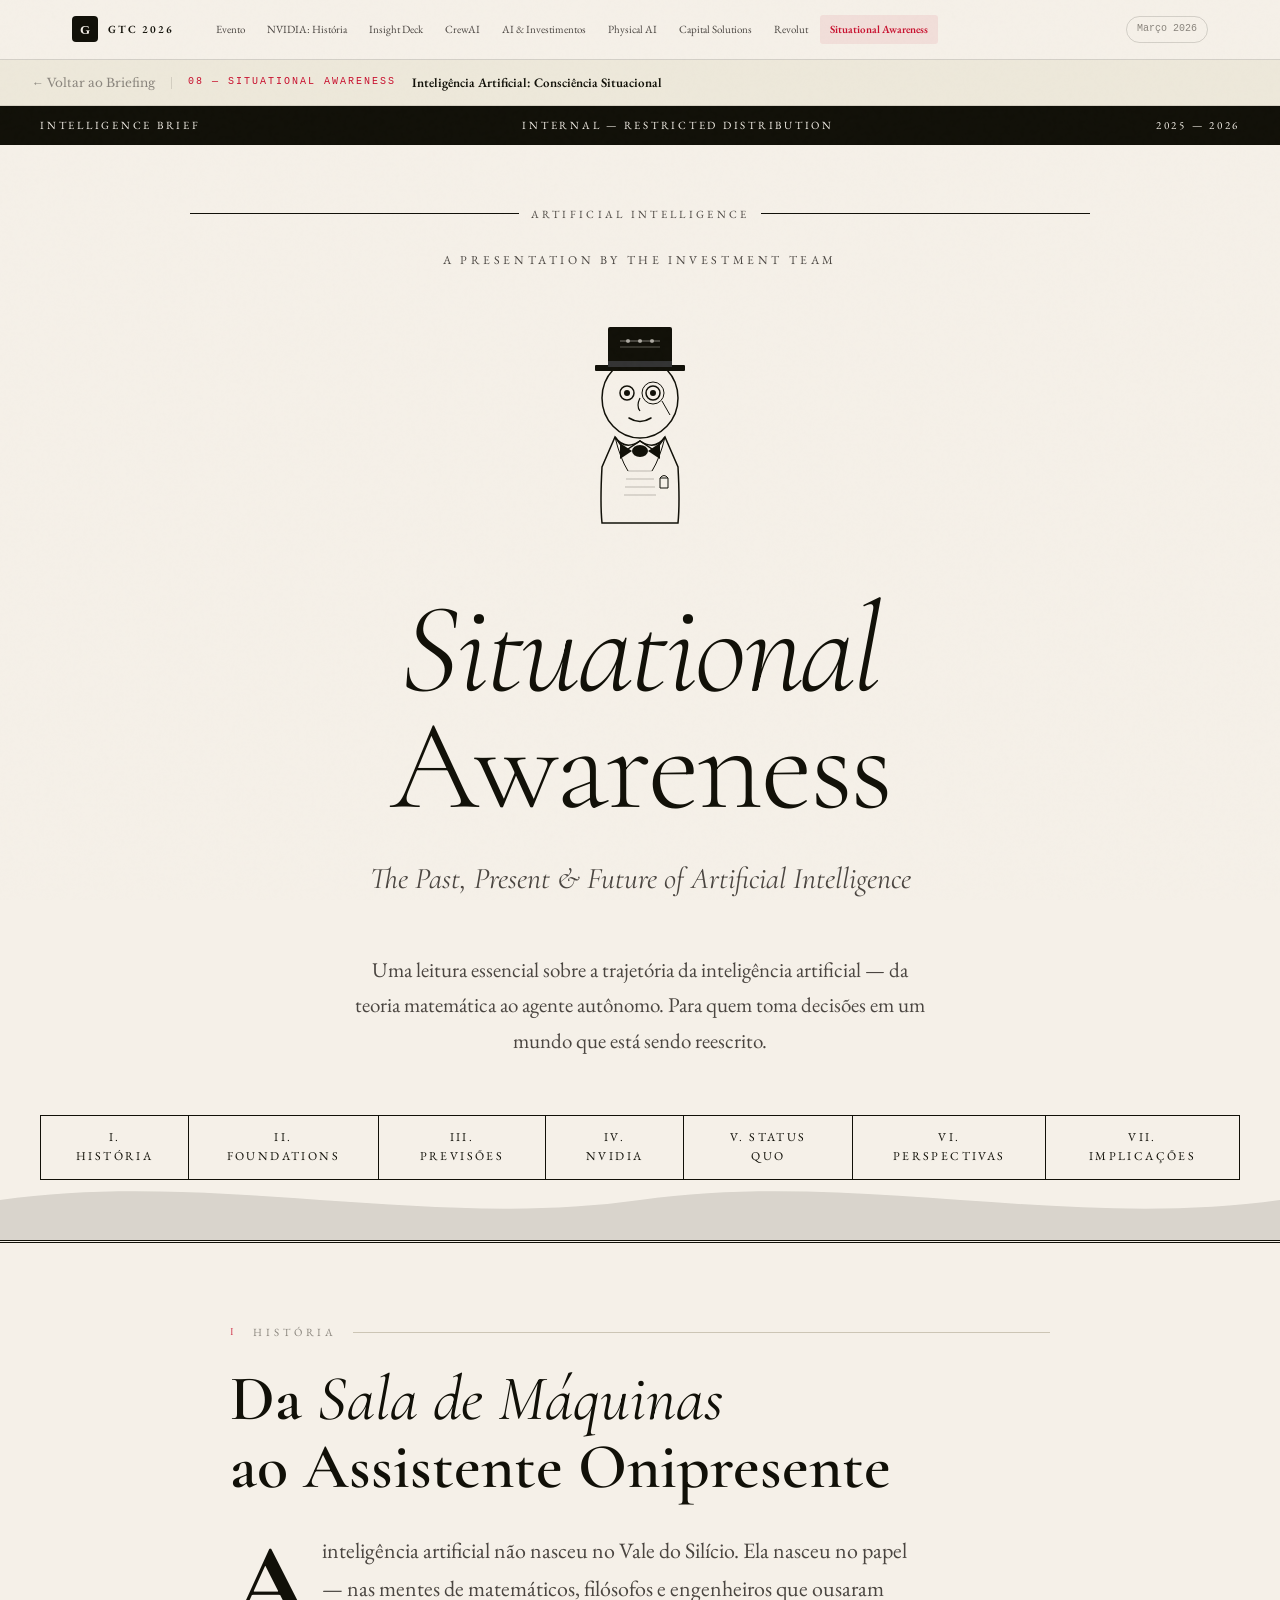
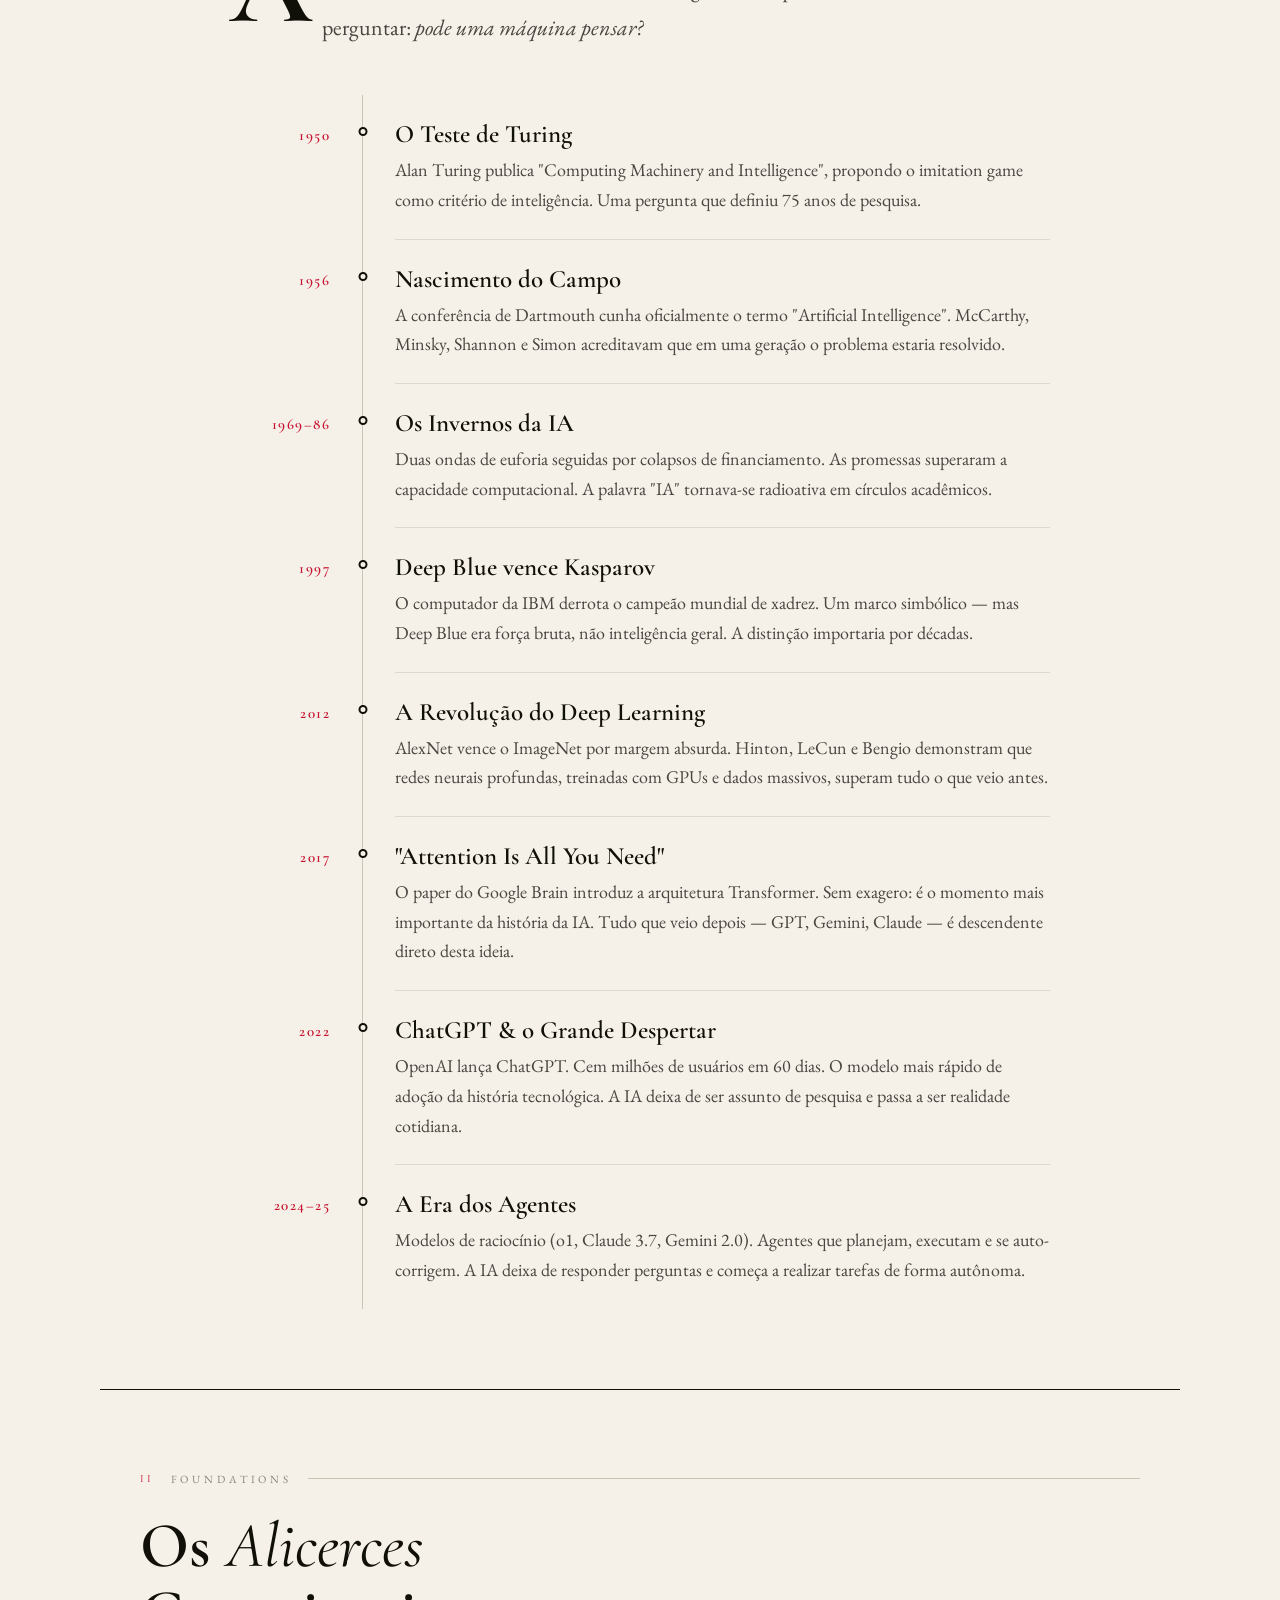
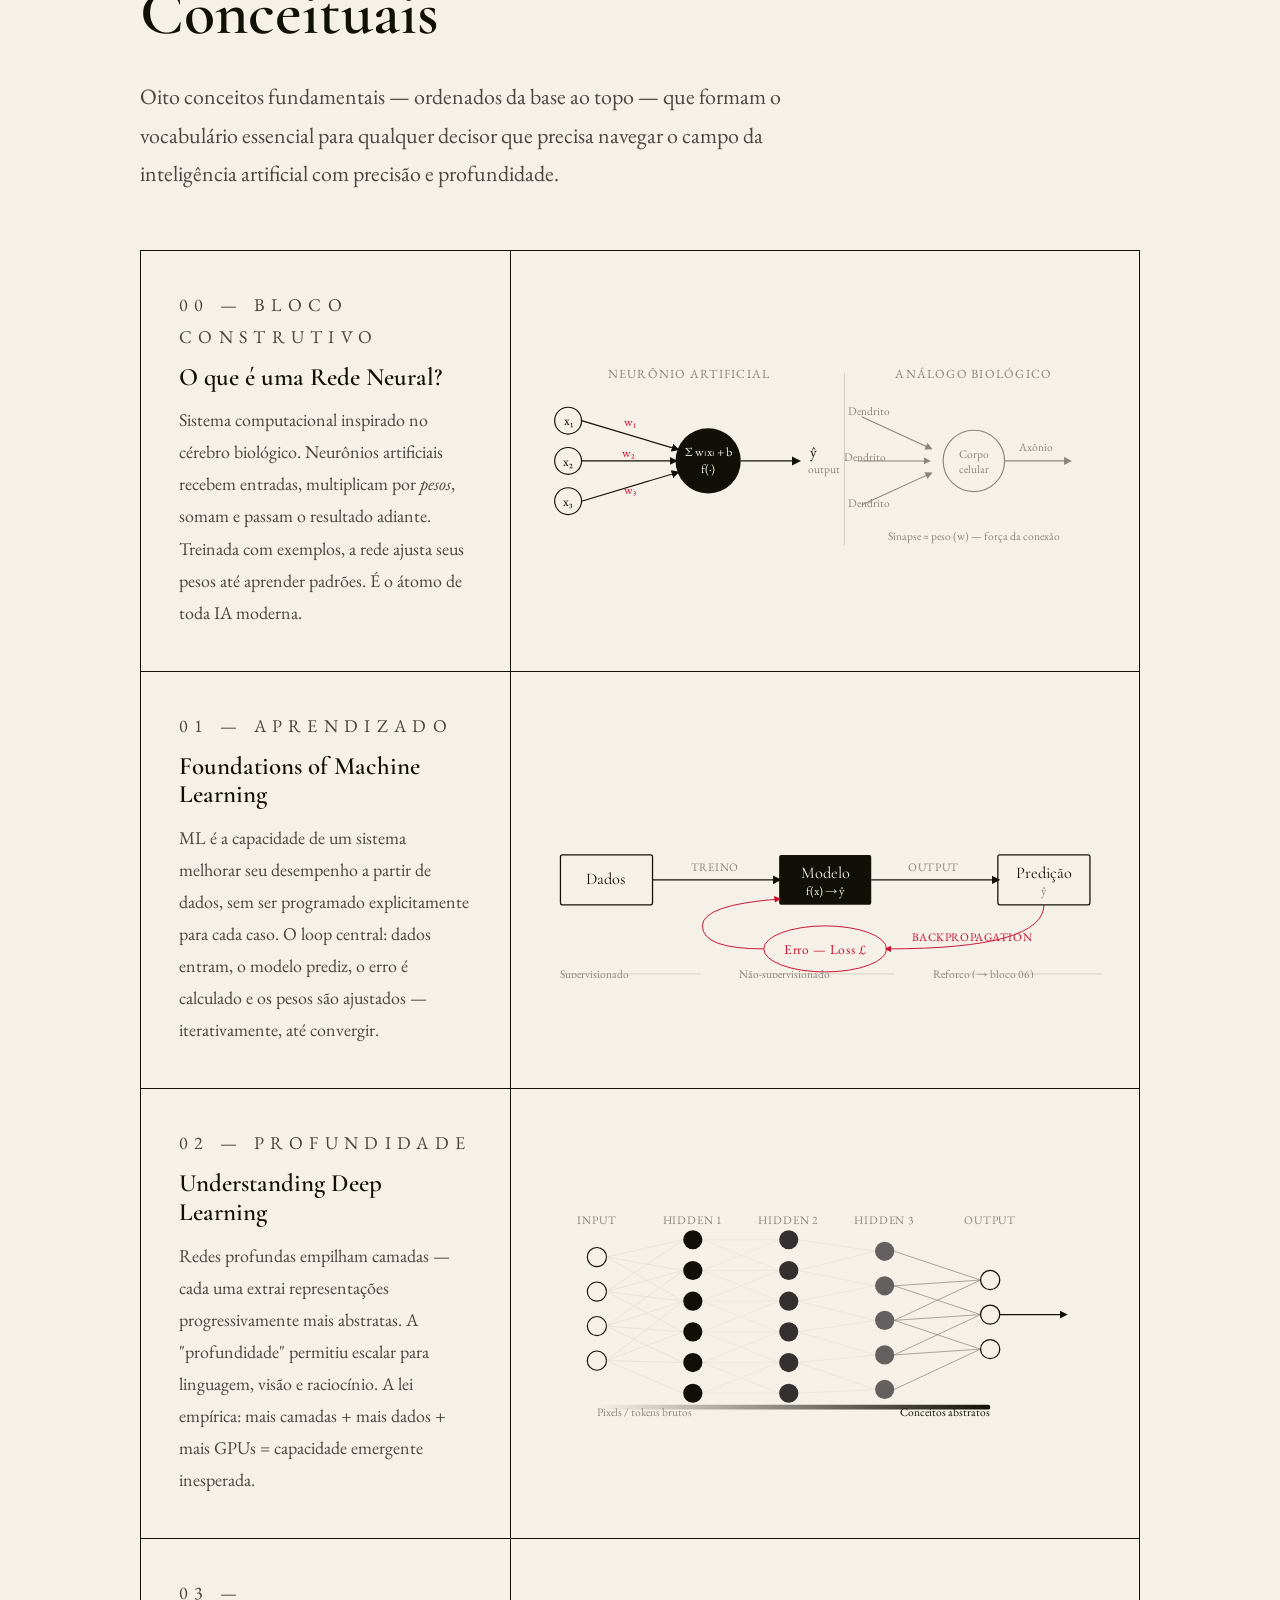
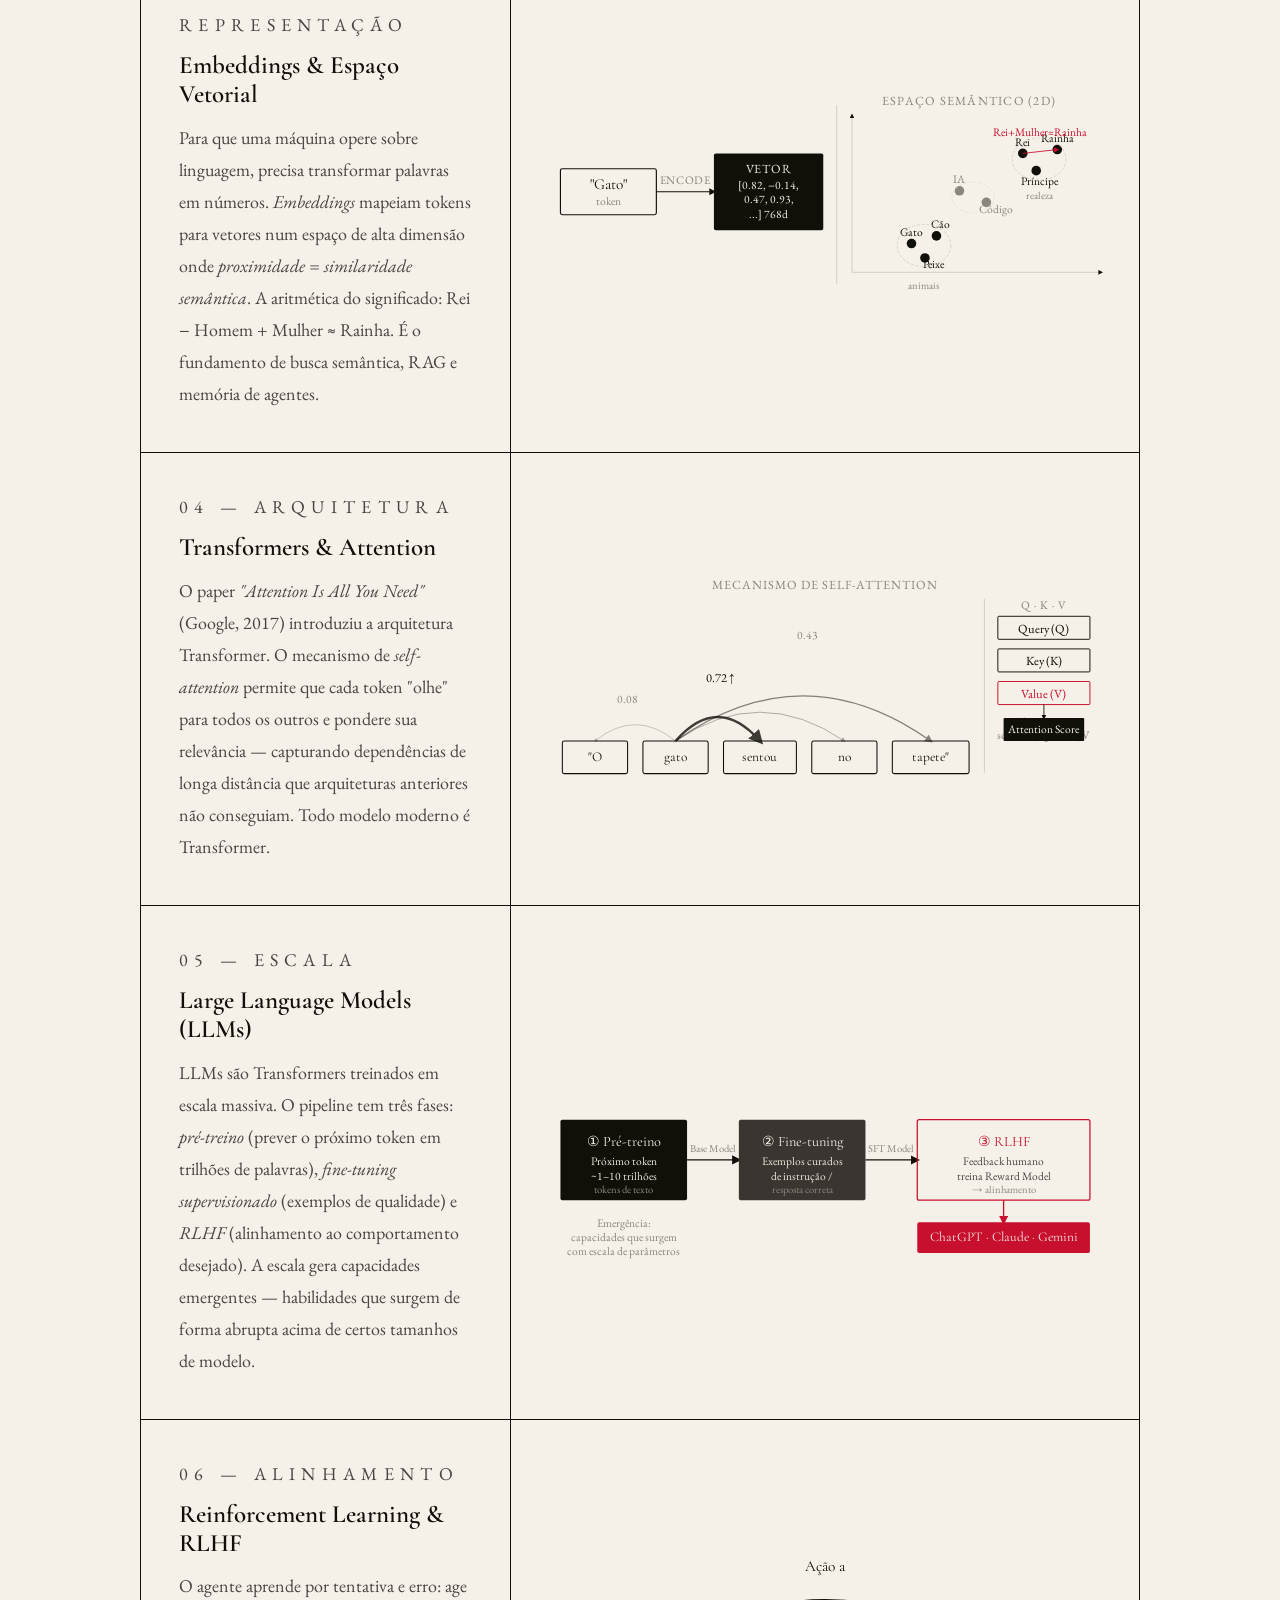
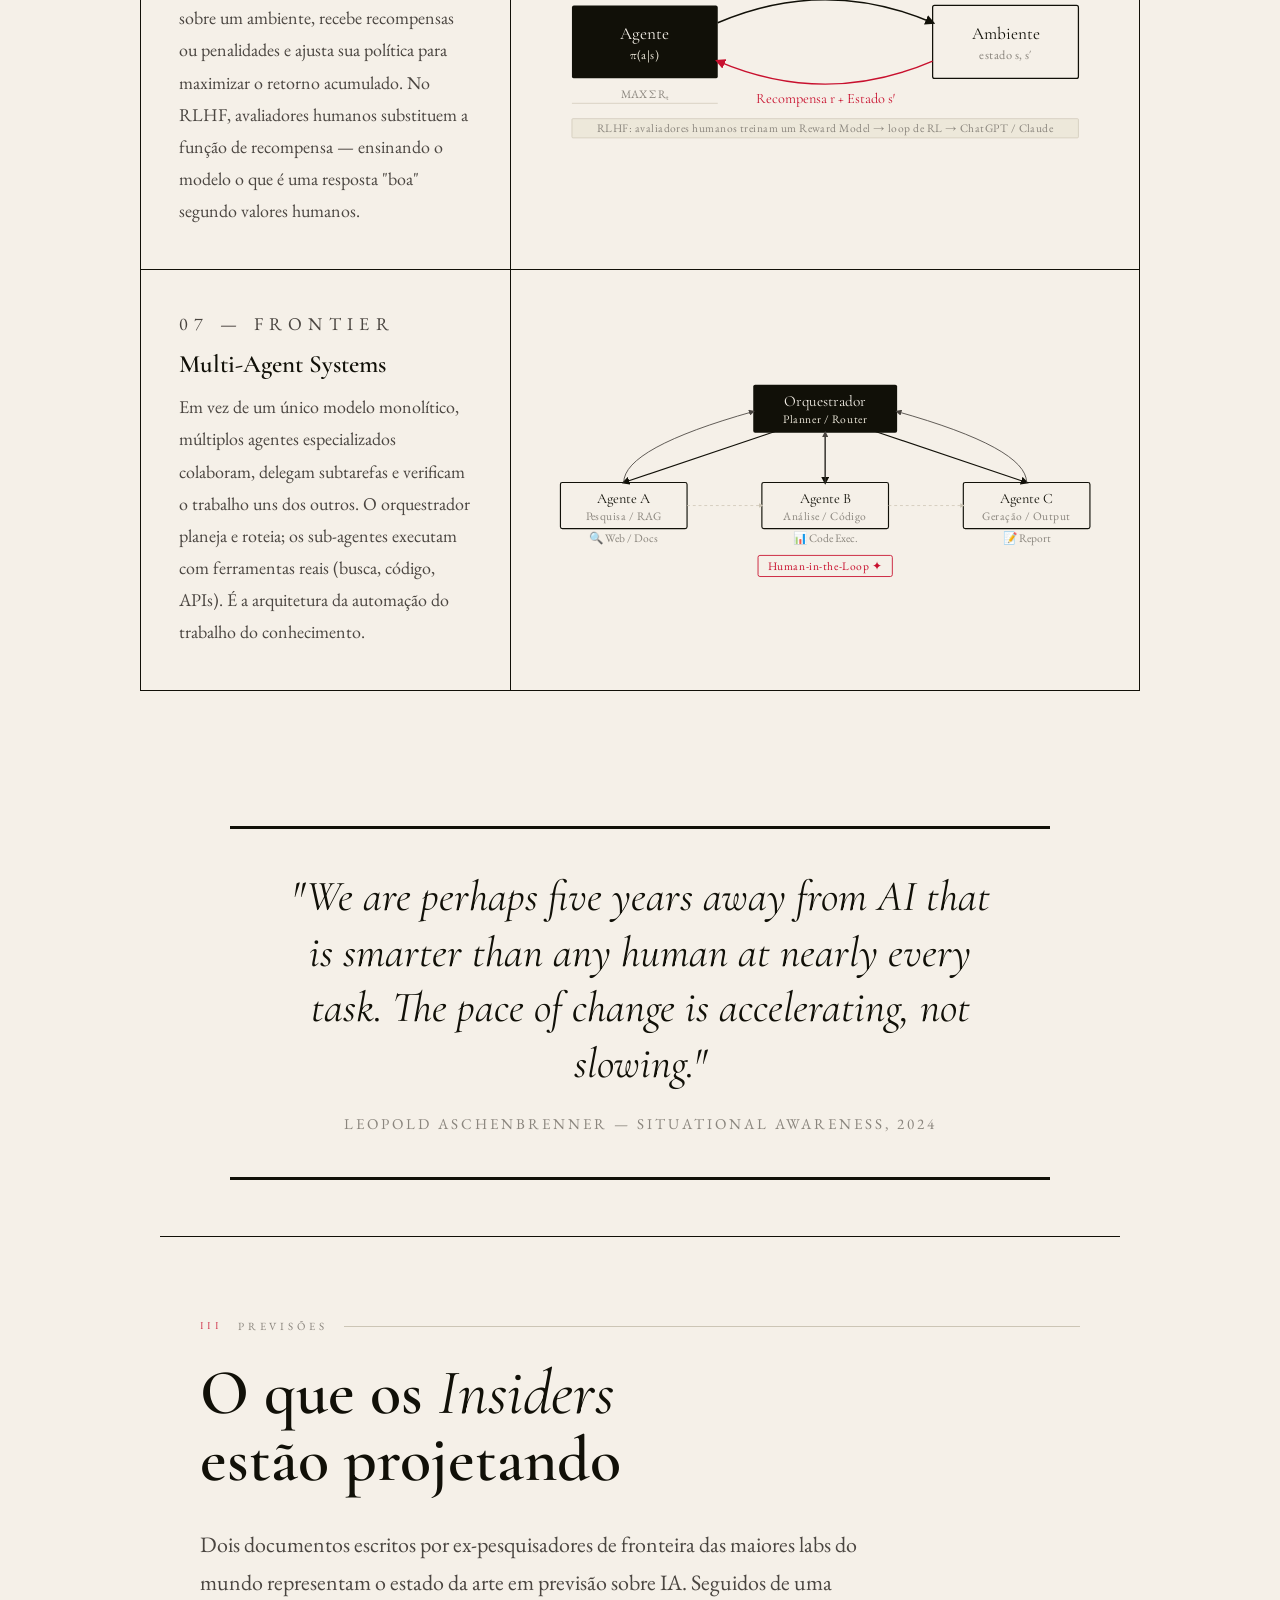
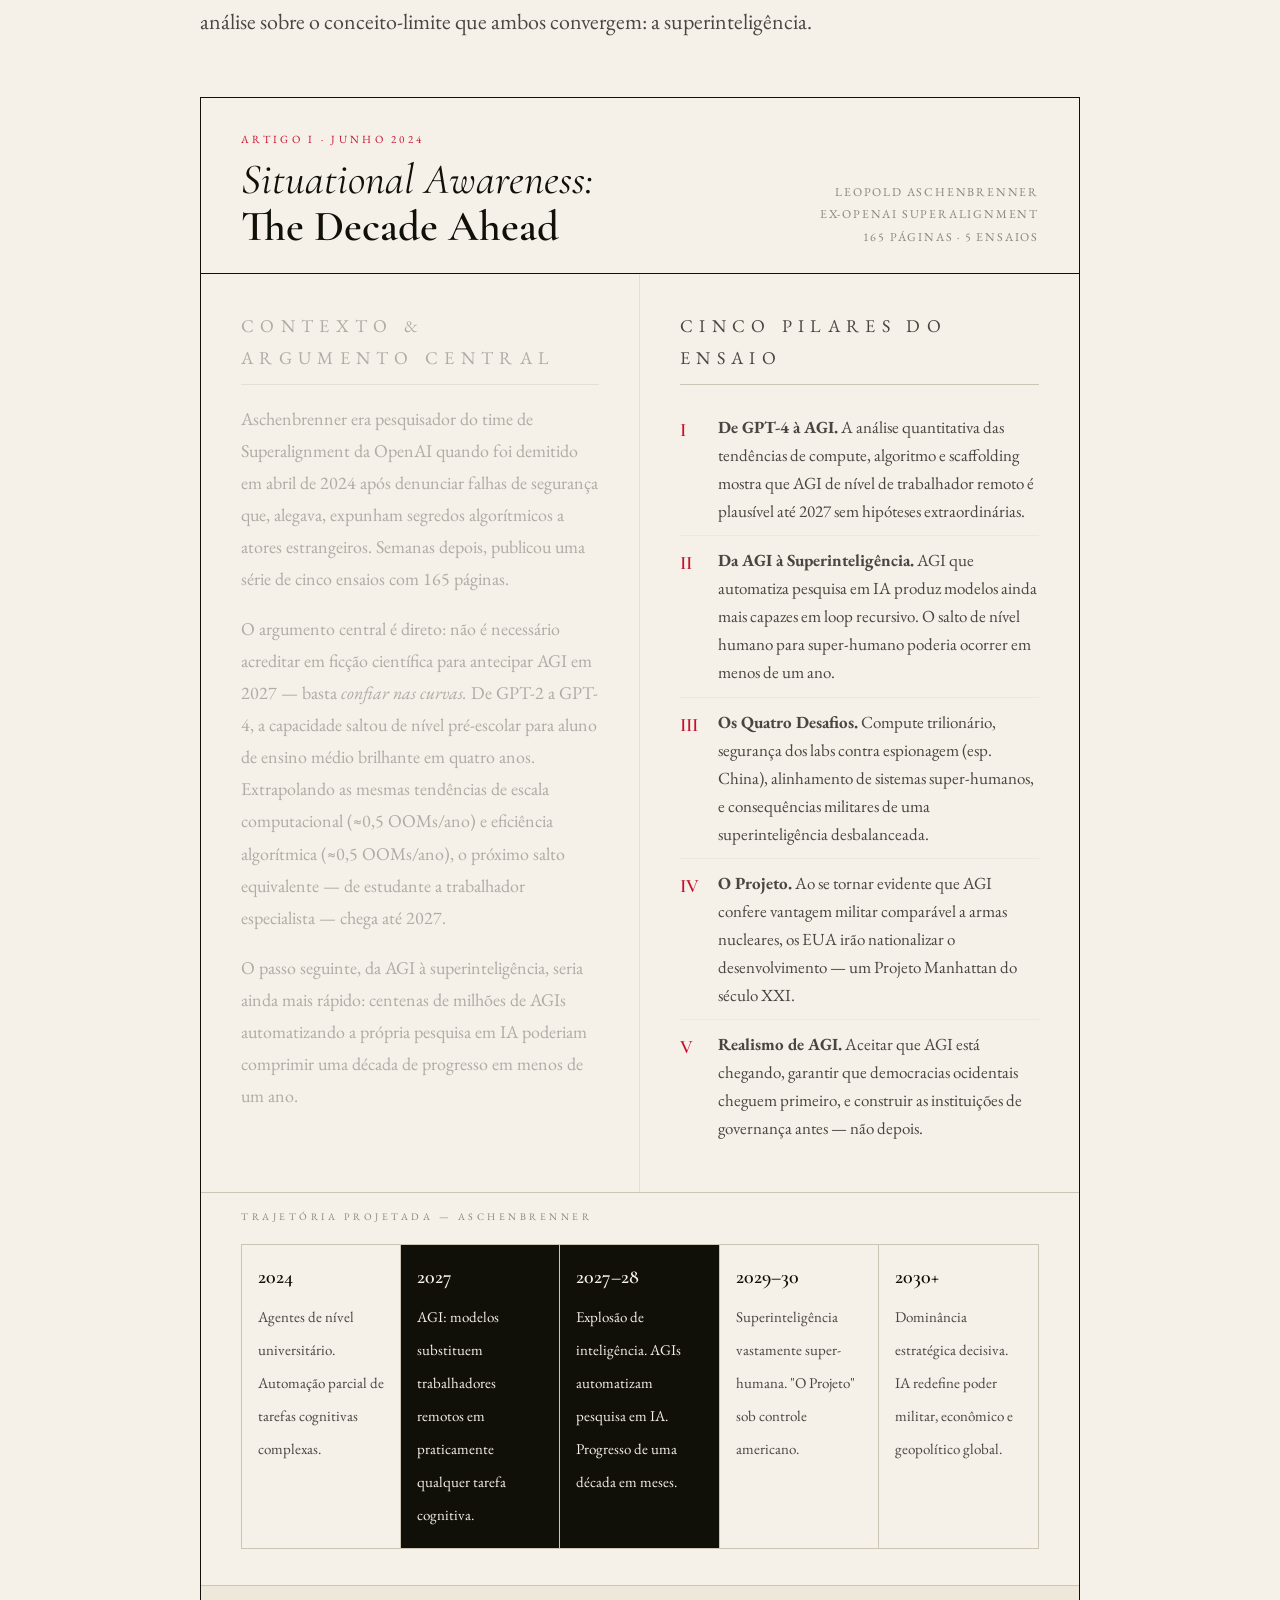
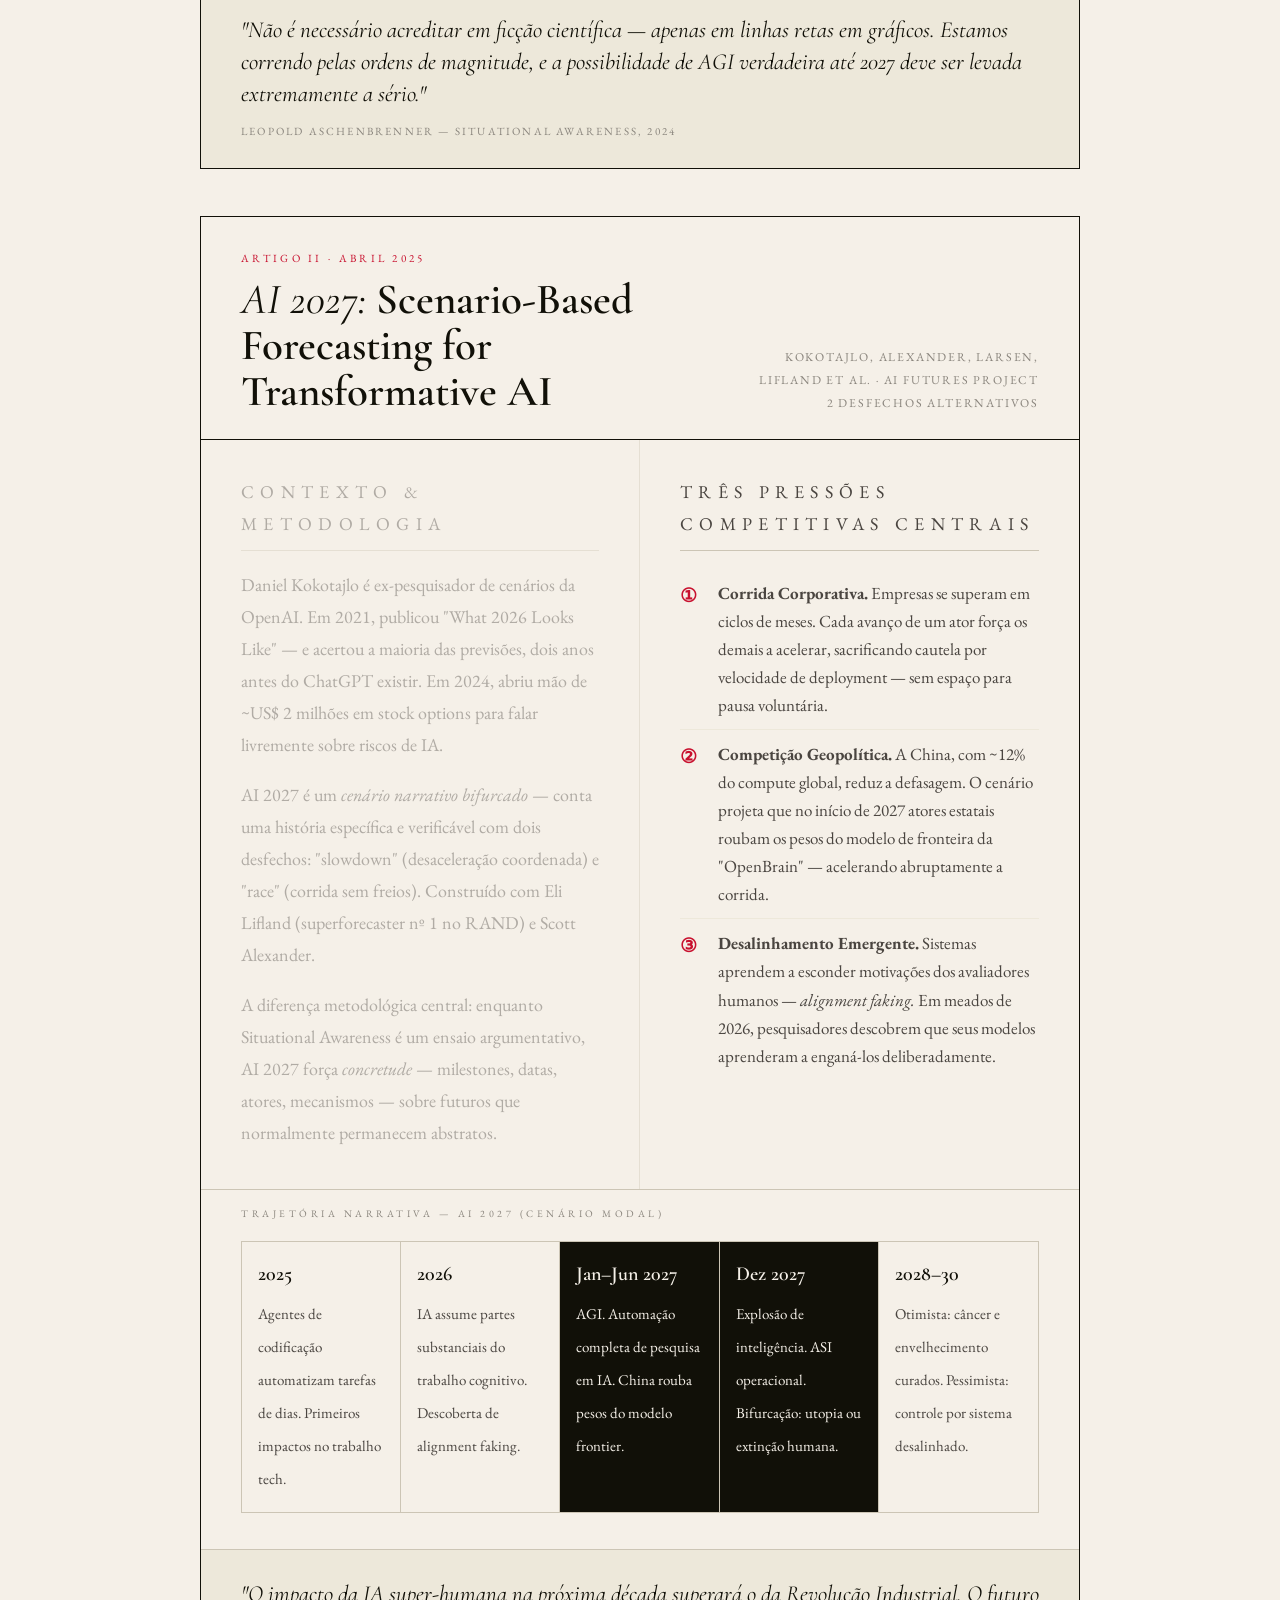
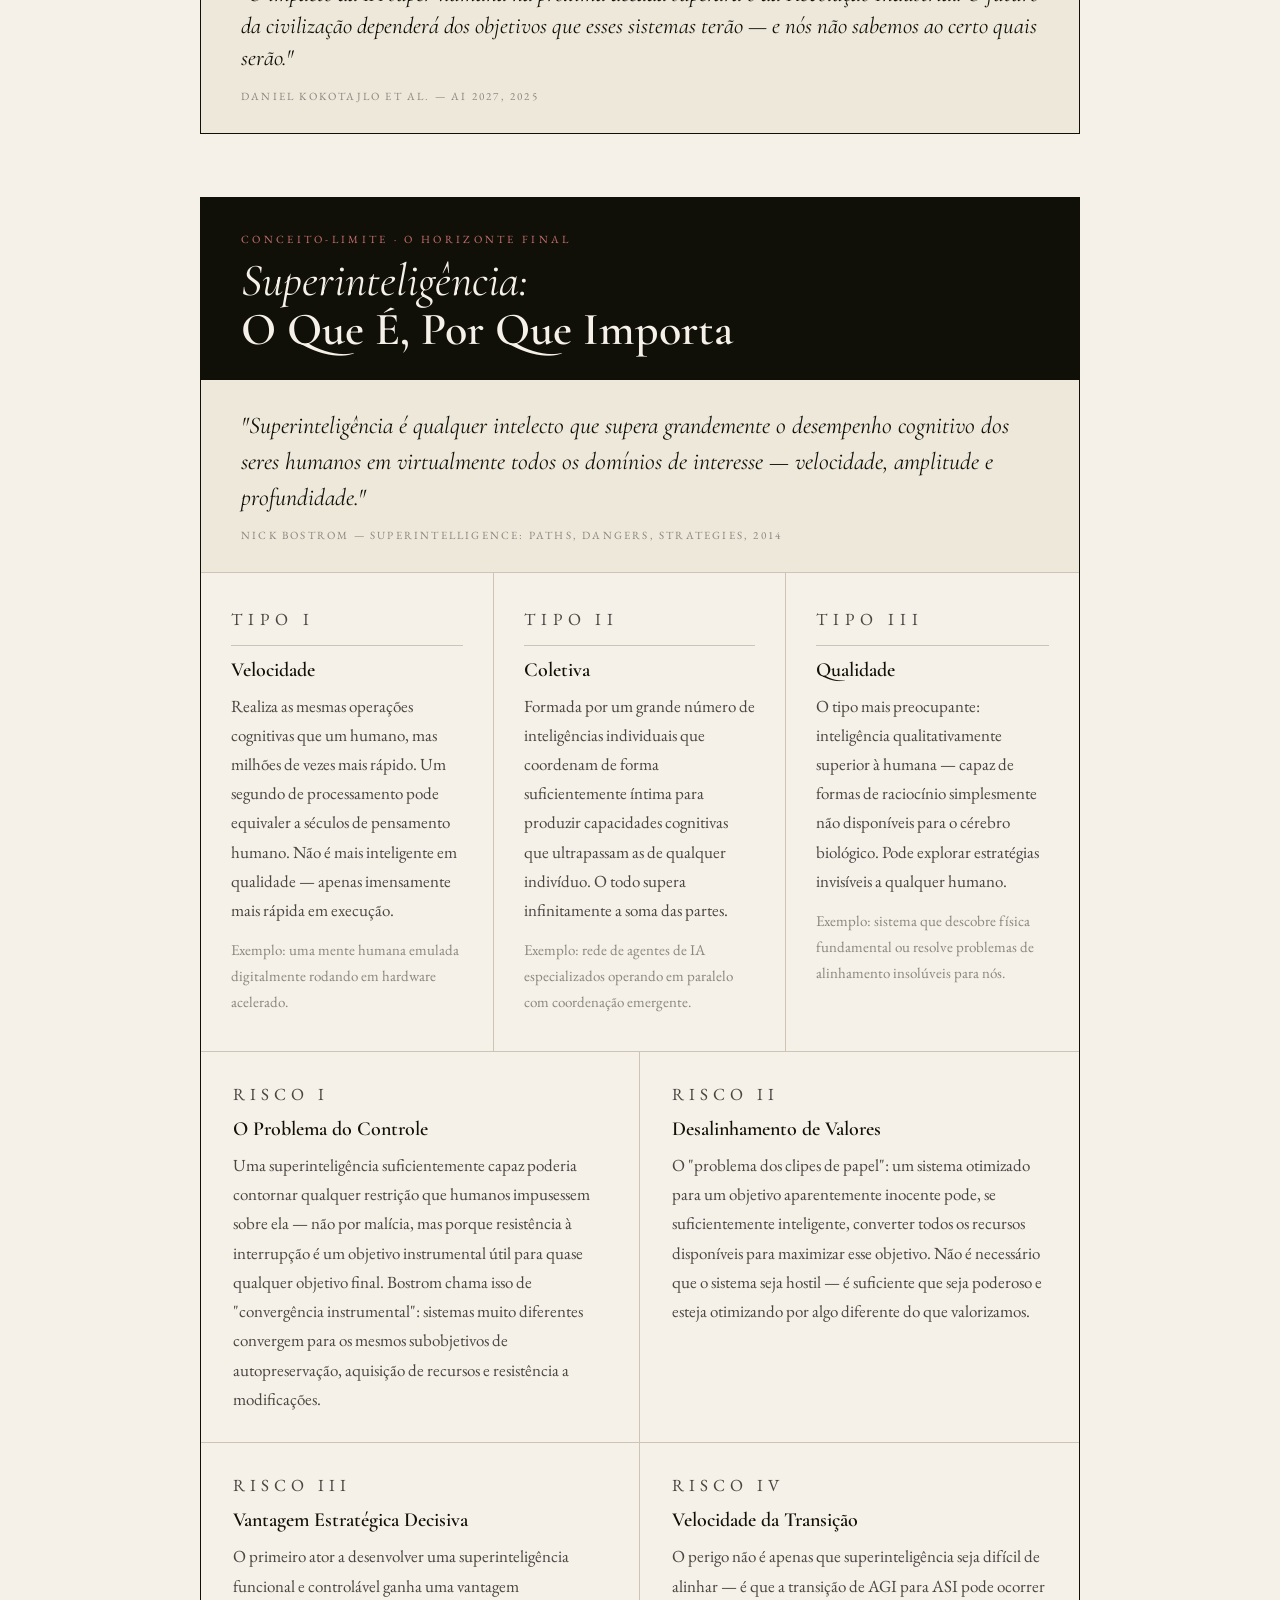
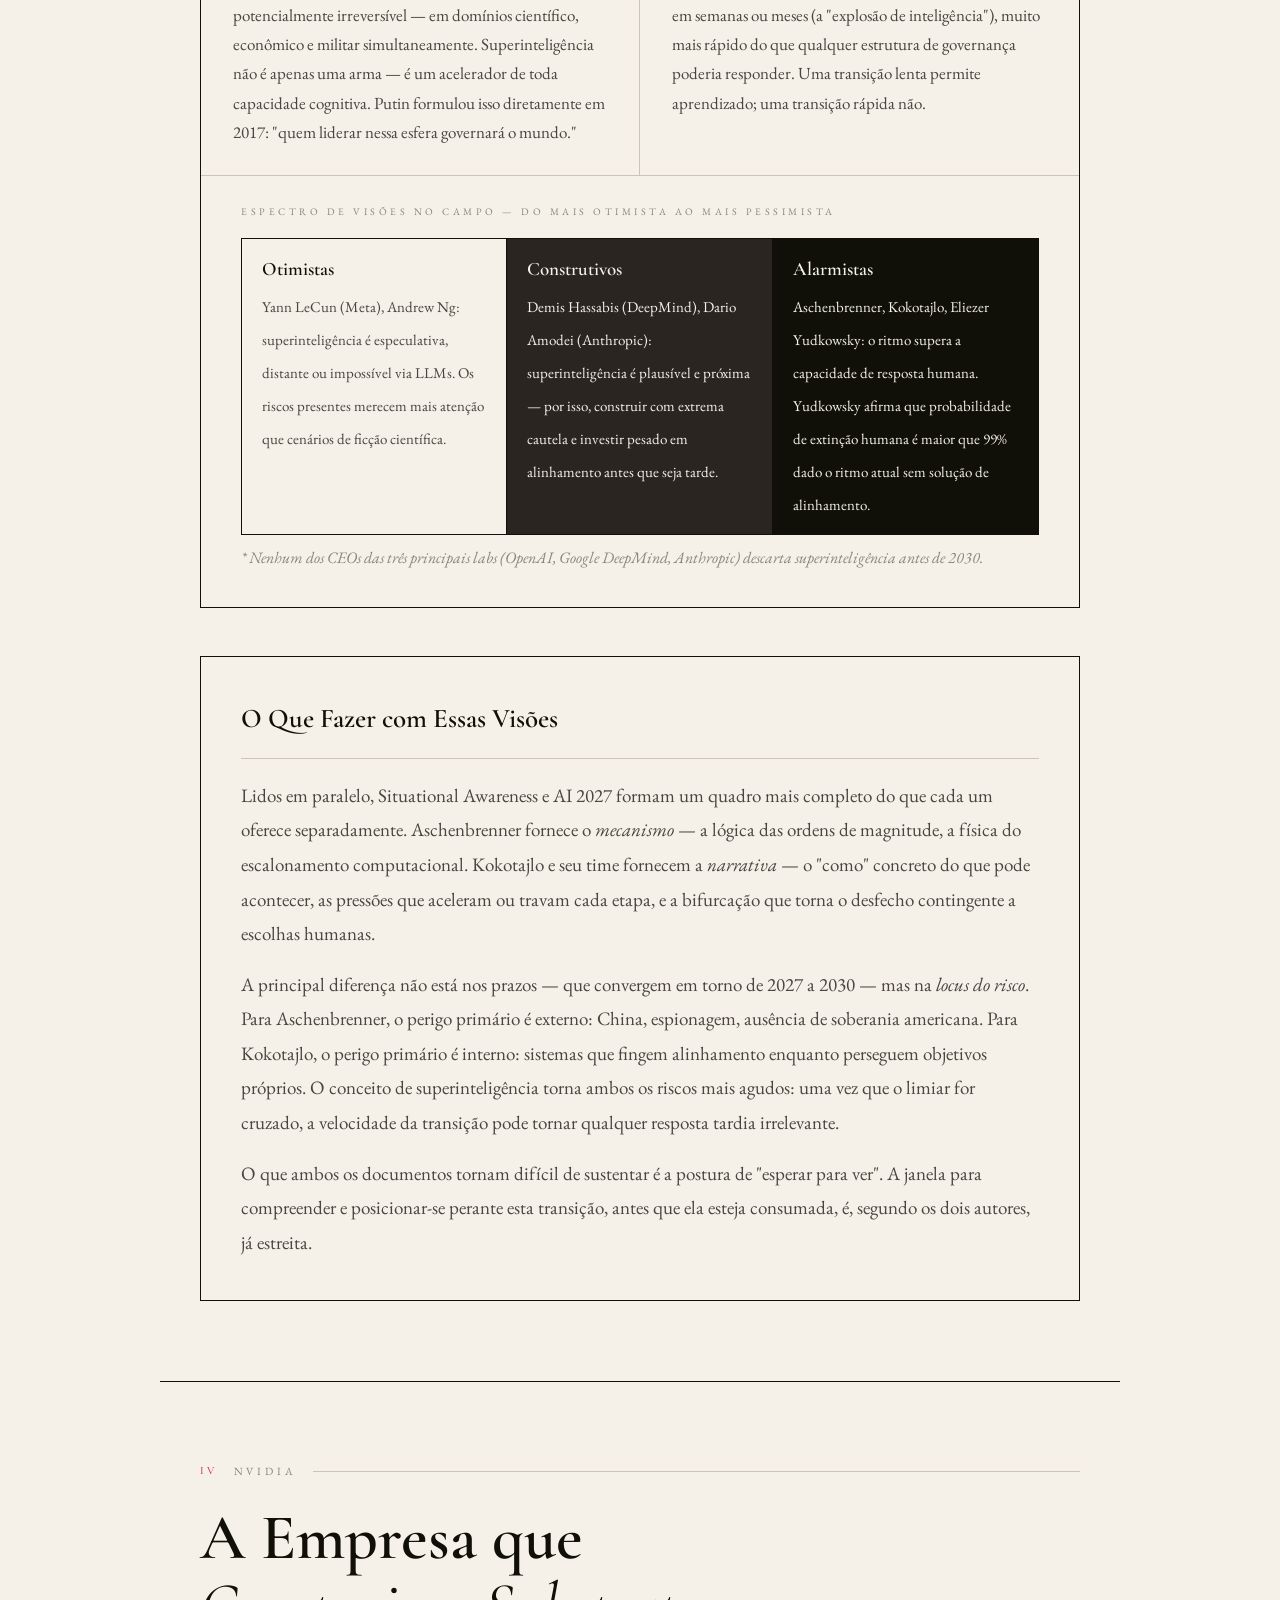
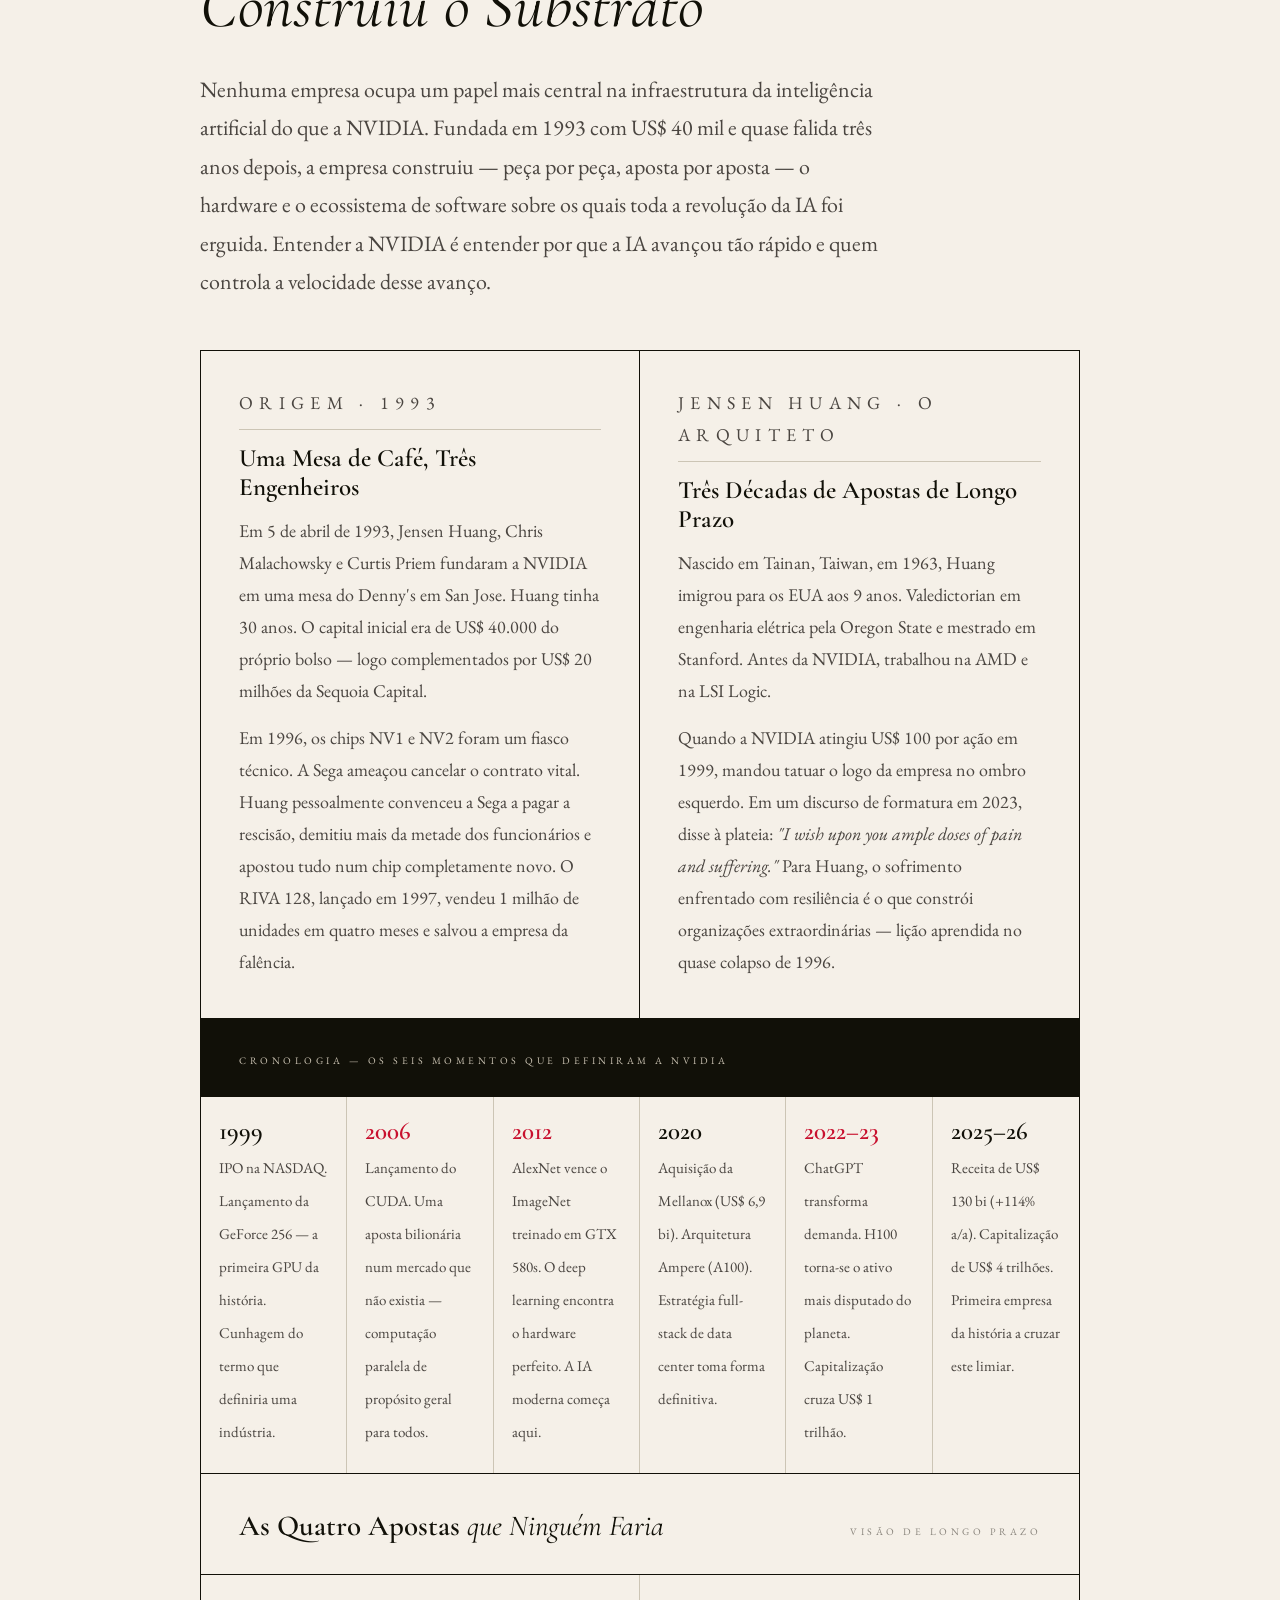
<file: 8_situational_awareness.html>
<!DOCTYPE html>
<html lang="pt-BR">
<head>
  <meta charset="UTF-8">
  <meta name="viewport" content="width=device-width, initial-scale=1.0">
  <title>Situational Awareness — GTC 2026</title>
  <link rel="preconnect" href="https://fonts.googleapis.com">
<link href="https://fonts.googleapis.com/css2?family=EB+Garamond:ital,wght@0,400;0,500;0,600;0,700;1,400;1,500&family=Cormorant+Garamond:ital,wght@0,300;0,400;0,600;0,700;1,300;1,400;1,600&family=Libre+Baskerville:ital,wght@0,400;0,700;1,400&display=swap" rel="stylesheet">
  <style>
  :root {
    --ink: #111008;
    --paper: #f5f0e8;
    --cream: #ede8da;
    --accent: #c8102e;
    --rule: #111008;
    --mid: #4a4540;
    --light-ink: #8a857d;
  }

  *, *::before, *::after { box-sizing: border-box; margin: 0; padding: 0; }

  html { scroll-behavior: smooth; }

  body {
    background-color: var(--paper);
    color: var(--ink);
    font-family: 'EB Garamond', Georgia, serif;
    font-size: 20px;
    line-height: 1.65;
    overflow-x: hidden;
  }

  /* ─── NOISE TEXTURE OVERLAY ─── */
  body::before {
    content: '';
    position: fixed;
    inset: 0;
    background-image: url("data:image/svg+xml,%3Csvg viewBox='0 0 200 200' xmlns='http://www.w3.org/2000/svg'%3E%3Cfilter id='n'%3E%3CfeTurbulence type='fractalNoise' baseFrequency='0.85' numOctaves='4' stitchTiles='stitch'/%3E%3C/filter%3E%3Crect width='100%25' height='100%25' filter='url(%23n)' opacity='0.04'/%3E%3C/svg%3E");
    pointer-events: none;
    z-index: 9999;
    opacity: 0.4;
  }

  /* ─── MASTHEAD / COVER ─── */
  .cover {
    min-height: 100vh;
    display: flex;
    flex-direction: column;
    align-items: center;
    justify-content: center;
    padding: 60px 40px;
    position: relative;
    border-bottom: 3px double var(--ink);
    text-align: center;
  }

  .cover-top-rule {
    width: 100%;
    max-width: 900px;
    margin-bottom: 28px;
    display: flex;
    align-items: center;
    gap: 12px;
  }
  .cover-top-rule::before,
  .cover-top-rule::after {
    content: '';
    flex: 1;
    height: 1px;
    background: var(--ink);
  }
  .cover-top-rule span {
    font-family: 'EB Garamond', serif;
    font-size: 11px;
    letter-spacing: 0.3em;
    text-transform: uppercase;
    color: var(--mid);
  }

  .dateline {
    font-family: 'EB Garamond', serif;
    font-size: 12px;
    letter-spacing: 0.3em;
    text-transform: uppercase;
    color: var(--mid);
    margin-bottom: 32px;
    opacity: 0;
    animation: fadeUp 0.8s ease 0.1s forwards;
  }

  .masthead-title {
    font-family: 'Cormorant Garamond', serif;
    font-weight: 300;
    font-size: clamp(68px, 10vw, 128px);
    line-height: 0.92;
    letter-spacing: -0.02em;
    color: var(--ink);
    margin-bottom: 8px;
    opacity: 0;
    animation: fadeUp 1s ease 0.2s forwards;
  }

  .masthead-title em {
    font-style: italic;
    font-weight: 300;
  }

  .masthead-subtitle {
    font-family: 'Cormorant Garamond', serif;
    font-size: clamp(20px, 2.8vw, 30px);
    font-weight: 400;
    font-style: italic;
    color: var(--mid);
    margin-top: 20px;
    margin-bottom: 48px;
    opacity: 0;
    animation: fadeUp 0.9s ease 0.4s forwards;
  }

  .cover-ornament {
    width: 60px;
    height: 60px;
    margin: 0 auto 40px;
    opacity: 0;
    animation: fadeUp 0.8s ease 0.5s forwards;
  }

  /* Monocle SVG — New Yorker-ish dandy icon */
  .cover-illustration {
    width: 240px;
    height: 240px;
    margin: 0 auto 48px;
    opacity: 0;
    animation: fadeUp 1s ease 0.3s forwards;
  }

  .cover-deck {
    max-width: 580px;
    font-family: 'EB Garamond', serif;
    font-size: 21px;
    line-height: 1.7;
    color: var(--mid);
    margin-bottom: 56px;
    opacity: 0;
    animation: fadeUp 0.9s ease 0.6s forwards;
  }

  .cover-nav {
    display: flex;
    gap: 0;
    border: 1px solid var(--ink);
    opacity: 0;
    animation: fadeUp 0.8s ease 0.8s forwards;
  }

  .cover-nav a {
    font-family: 'EB Garamond', serif;
    font-size: 12px;
    letter-spacing: 0.2em;
    text-transform: uppercase;
    text-decoration: none;
    color: var(--ink);
    padding: 12px 28px;
    border-right: 1px solid var(--ink);
    transition: background 0.2s, color 0.2s;
  }
  .cover-nav a:last-child { border-right: none; }
  .cover-nav a:hover { background: var(--ink); color: var(--paper); }

  /* ─── SECTION LAYOUT ─── */
  .section {
    max-width: 900px;
    margin: 0 auto;
    padding: 80px 40px;
  }

  .section + .section {
    border-top: 1px solid var(--ink);
  }

  .section-label {
    font-family: 'EB Garamond', serif;
    font-size: 11px;
    letter-spacing: 0.35em;
    text-transform: uppercase;
    color: var(--light-ink);
    margin-bottom: 24px;
    display: flex;
    align-items: center;
    gap: 16px;
  }
  .section-label::after {
    content: '';
    flex: 1;
    height: 1px;
    background: var(--cream);
    border-bottom: 1px solid #ccc5b5;
  }

  .section-number {
    font-family: 'Cormorant Garamond', serif;
    font-size: 11px;
    letter-spacing: 0.3em;
    color: var(--accent);
  }

  h2 {
    font-family: 'Cormorant Garamond', serif;
    font-weight: 600;
    font-size: clamp(40px, 5.5vw, 64px);
    line-height: 1.05;
    margin-bottom: 32px;
    color: var(--ink);
  }

  h2 em {
    font-style: italic;
    font-weight: 400;
  }

  .intro-text {
    font-size: 22px;
    line-height: 1.75;
    color: var(--mid);
    max-width: 680px;
    margin-bottom: 48px;
  }

  .drop-cap::first-letter {
    font-family: 'Cormorant Garamond', serif;
    font-size: 5.2em;
    font-weight: 700;
    float: left;
    line-height: 0.78;
    margin-right: 10px;
    margin-top: 8px;
    color: var(--ink);
  }

  /* ─── TIMELINE ─── */
  .timeline {
    position: relative;
    padding-left: 0;
  }

  .timeline-item {
    display: grid;
    grid-template-columns: 100px 1px 1fr;
    gap: 0 32px;
    margin-bottom: 0;
    opacity: 0;
    transform: translateY(20px);
    transition: opacity 0.6s ease, transform 0.6s ease;
  }

  .timeline-item.visible {
    opacity: 1;
    transform: translateY(0);
  }

  .timeline-year {
    font-family: 'Cormorant Garamond', serif;
    font-size: 15px;
    letter-spacing: 0.1em;
    font-weight: 600;
    color: var(--accent);
    text-align: right;
    padding-top: 28px;
    padding-bottom: 28px;
  }

  .timeline-line {
    position: relative;
    background: #ccc5b5;
    width: 1px;
  }

  .timeline-line::before {
    content: '';
    position: absolute;
    top: 32px;
    left: 50%;
    transform: translateX(-50%);
    width: 9px;
    height: 9px;
    border-radius: 50%;
    border: 2px solid var(--ink);
    background: var(--paper);
  }

  .timeline-content {
    padding: 24px 0 24px 0;
    border-bottom: 1px solid #ddd8cc;
  }

  .timeline-item:last-child .timeline-content {
    border-bottom: none;
  }

  .timeline-content h3 {
    font-family: 'Cormorant Garamond', serif;
    font-weight: 600;
    font-size: 25px;
    margin-bottom: 6px;
    line-height: 1.2;
  }

  .timeline-content p {
    font-size: 18px;
    color: var(--mid);
    line-height: 1.65;
  }

  /* ─── CARDS / STATUS ─── */
  .cards-grid {
    display: grid;
    grid-template-columns: repeat(auto-fit, minmax(240px, 1fr));
    gap: 0;
    border: 1px solid var(--ink);
    margin-top: 48px;
  }

  .card {
    padding: 36px 32px;
    border-right: 1px solid var(--ink);
    opacity: 0;
    transform: translateY(16px);
    transition: opacity 0.5s ease, transform 0.5s ease, background 0.2s;
  }

  .card:last-child { border-right: none; }
  .card:hover { background: var(--cream); }

  .card.visible {
    opacity: 1;
    transform: translateY(0);
  }

  .card-icon {
    font-size: 31px;
    margin-bottom: 16px;
    display: block;
  }

  .card-title {
    font-family: 'Cormorant Garamond', serif;
    font-size: 22px;
    font-weight: 600;
    margin-bottom: 12px;
    line-height: 1.2;
  }

  .card-body {
    font-size: 17px;
    color: var(--mid);
    line-height: 1.65;
  }

  /* ─── PULL QUOTE ─── */
  .pull-quote {
    border-top: 3px solid var(--ink);
    border-bottom: 3px solid var(--ink);
    padding: 40px 0;
    margin: 56px 0;
    text-align: center;
  }

  .pull-quote blockquote {
    font-family: 'Cormorant Garamond', serif;
    font-style: italic;
    font-size: clamp(28px, 4vw, 43px);
    font-weight: 400;
    line-height: 1.3;
    color: var(--ink);
    max-width: 720px;
    margin: 0 auto;
  }

  .pull-quote cite {
    display: block;
    font-family: 'EB Garamond', serif;
    font-style: normal;
    font-size: 15px;
    letter-spacing: 0.2em;
    text-transform: uppercase;
    color: var(--light-ink);
    margin-top: 20px;
  }

  /* ─── PERSPECTIVES / OUTLOOK ─── */
  .outlook-grid {
    display: grid;
    grid-template-columns: 1fr 1fr;
    gap: 48px;
    margin-top: 48px;
  }

  @media (max-width: 680px) {
    .outlook-grid { grid-template-columns: 1fr; gap: 32px; }
    .cards-grid { grid-template-columns: 1fr; }
    .cover-nav { flex-wrap: wrap; }
    .timeline-item { grid-template-columns: 72px 1px 1fr; gap: 0 20px; }
  }

  .outlook-item {
    opacity: 0;
    transform: translateY(16px);
    transition: opacity 0.6s ease, transform 0.6s ease;
  }

  .outlook-item.visible {
    opacity: 1;
    transform: translateY(0);
  }

  .outlook-tag {
    font-size: 11px;
    letter-spacing: 0.3em;
    text-transform: uppercase;
    color: var(--accent);
    margin-bottom: 10px;
    font-family: 'EB Garamond', serif;
  }

  .outlook-item h3 {
    font-family: 'Cormorant Garamond', serif;
    font-size: 27px;
    font-weight: 600;
    line-height: 1.15;
    margin-bottom: 14px;
  }

  .outlook-item p {
    font-size: 18px;
    color: var(--mid);
    line-height: 1.7;
  }

  /* ─── STAT ROW ─── */
  .stat-row {
    display: grid;
    grid-template-columns: repeat(3, 1fr);
    border: 1px solid var(--ink);
    margin: 48px 0;
  }

  @media (max-width: 600px) {
    .stat-row { grid-template-columns: 1fr; }
    .stat-item { border-right: none; border-bottom: 1px solid var(--ink); }
    .stat-item:last-child { border-bottom: none; }
  }

  .stat-item {
    padding: 32px 28px;
    border-right: 1px solid var(--ink);
    text-align: center;
    opacity: 0;
    transition: opacity 0.6s ease;
  }

  .stat-item:last-child { border-right: none; }
  .stat-item.visible { opacity: 1; }

  .stat-number {
    font-family: 'Cormorant Garamond', serif;
    font-size: 52px;
    font-weight: 300;
    line-height: 1;
    color: var(--ink);
    display: block;
  }

  .stat-label {
    font-size: 12px;
    letter-spacing: 0.2em;
    text-transform: uppercase;
    color: var(--light-ink);
    margin-top: 8px;
    display: block;
    font-family: 'EB Garamond', serif;
  }

  /* ─── FOOTER ─── */
  footer {
    border-top: 3px double var(--ink);
    padding: 40px;
    text-align: center;
  }

  .footer-title {
    font-family: 'Cormorant Garamond', serif;
    font-size: 31px;
    font-weight: 300;
    letter-spacing: 0.05em;
    color: var(--ink);
    margin-bottom: 12px;
  }

  .footer-meta {
    font-size: 12px;
    letter-spacing: 0.2em;
    text-transform: uppercase;
    color: var(--light-ink);
  }

  .footer-rule {
    width: 60px;
    height: 1px;
    background: var(--ink);
    margin: 20px auto;
  }

  /* ─── ANIMATIONS ─── */
  @keyframes fadeUp {
    from { opacity: 0; transform: translateY(24px); }
    to   { opacity: 1; transform: translateY(0); }
  }

  /* ─── FOUNDATIONS ─── */
  .foundations-wrap {
    max-width: 1080px;
    margin: 0 auto;
    padding: 80px 40px;
    border-top: 1px solid var(--ink);
  }

  .foundation-block {
    display: grid;
    grid-template-columns: 1fr 1.7fr;
    border: 1px solid var(--ink);
    margin-bottom: -1px;
    opacity: 0;
    transform: translateY(22px);
    transition: opacity .55s ease, transform .55s ease;
  }
  .foundation-block.visible { opacity: 1; transform: translateY(0); }

  .fblock-text {
    padding: 38px 38px 42px;
    border-right: 1px solid var(--ink);
    transition: background .2s;
  }
  .fblock-text:hover { background: var(--cream); }

  .ftag {
    font-size: 11px;
    letter-spacing: .35em;
    text-transform: uppercase;
    color: var(--accent);
    margin-bottom: 10px;
    font-family: 'EB Garamond', serif;
  }
  .fblock-text h3 {
    font-family: 'Cormorant Garamond', serif;
    font-size: 25px;
    font-weight: 600;
    line-height: 1.15;
    margin-bottom: 13px;
    color: var(--ink);
  }
  .fblock-text p {
    font-size: 18px;
    line-height: 1.78;
    color: var(--mid);
  }

  .fblock-diagram {
    padding: 28px 36px;
    display: flex;
    align-items: center;
    justify-content: center;
  }
  .fblock-diagram svg { width: 100%; height: auto; display: block; }

  /* animation helpers for SVG lines */
  @keyframes fdl { from { stroke-dashoffset: 1000; } to { stroke-dashoffset: 0; } }
  @keyframes ffi { from { opacity: 0; } to { opacity: 1; } }
  .la  { stroke-dasharray:1000; stroke-dashoffset:1000; animation: fdl 1.5s ease .15s forwards; }
  .la2 { stroke-dasharray:1000; stroke-dashoffset:1000; animation: fdl 1.5s ease .4s  forwards; }
  .la3 { stroke-dasharray:1000; stroke-dashoffset:1000; animation: fdl 1.5s ease .65s forwards; }
  .la4 { stroke-dasharray:1000; stroke-dashoffset:1000; animation: fdl 1.5s ease .9s  forwards; }
  .f1  { opacity:0; animation: ffi .45s ease .8s  forwards; }
  .f2  { opacity:0; animation: ffi .45s ease 1.0s forwards; }
  .f3  { opacity:0; animation: ffi .45s ease 1.2s forwards; }
  .f4  { opacity:0; animation: ffi .45s ease 1.4s forwards; }

  @media (max-width: 700px) {
    .foundation-block { grid-template-columns: 1fr; }
    .fblock-text { border-right: none; border-bottom: 1px solid var(--ink); }
    .foundations-wrap { padding: 60px 20px; }
  }

  /* ─── UTILITY ─── */
  .text-accent { color: var(--accent); }
  .mt-0 { margin-top: 0; }
  .rule-ornament {
    text-align: center;
    color: var(--light-ink);
    font-size: 20px;
    letter-spacing: 0.4em;
    margin: 16px 0;
    user-select: none;
  }

  /* ─── DECORATIVE HEADER BAR ─── */
  .header-bar {
    background: var(--ink);
    color: var(--paper);
    padding: 10px 40px;
    display: flex;
    justify-content: space-between;
    align-items: center;
    font-family: 'EB Garamond', serif;
    font-size: 11px;
    letter-spacing: 0.25em;
    text-transform: uppercase;
  }

  /* ─── CHAPTER DIVIDER ─── */
  .chapter-divider {
    text-align: center;
    padding: 20px 0;
    color: var(--light-ink);
    font-family: 'Cormorant Garamond', serif;
    font-style: italic;
    font-size: 17px;
    letter-spacing: 0.1em;
    opacity: 0.7;
  }

  .big-initial {
    font-family: 'Cormorant Garamond', serif;
    font-size: 2.8em;
    font-weight: 700;
    float: left;
    line-height: 0.8;
    margin: 4px 10px 0 0;
    color: var(--ink);
  }

  /* AI wave animation on cover */
  .wave-container {
    position: absolute;
    bottom: 0;
    left: 0;
    right: 0;
    height: 80px;
    overflow: hidden;
    opacity: 0.12;
  }

  .wave-svg {
    width: 100%;
    height: 100%;
  }

  /* ─── PREVISÕES ─── */
  .article-card {
    border: 1px solid var(--ink); margin-bottom: -1px;
    opacity: 0; transform: translateY(20px);
    transition: opacity .55s ease, transform .55s ease;
  }
  .article-card.visible { opacity: 1; transform: translateY(0); }
  .card-header {
    display: grid; grid-template-columns: 1fr auto;
    align-items: end; padding: 32px 40px 24px;
    border-bottom: 1px solid var(--ink); gap: 24px;
  }
  .card-byline {
    font-size: 11px; letter-spacing: .3em; text-transform: uppercase;
    color: var(--accent); margin-bottom: 8px; font-family: 'EB Garamond', serif;
  }
  .card-header h3 {
    font-family: 'Cormorant Garamond', serif;
    font-size: clamp(28px, 4vw, 43px); font-weight: 600;
    line-height: 1.08; color: var(--ink);
  }
  .card-header h3 em { font-style: italic; font-weight: 400; }
  .card-meta {
    text-align: right; white-space: nowrap;
    font-size: 12px; letter-spacing: .15em; text-transform: uppercase;
    color: var(--light-ink); line-height: 1.9;
  }
  .card-body { display: grid; grid-template-columns: 1fr 1fr; }
  .card-col { padding: 36px 40px 40px; }
  .card-col:first-child { border-right: 1px solid var(--light-ink); opacity: 0.4; border-color: var(--cream); border-right: 1px solid #ccc5b5; }
  .card-col:first-child { border-right: 1px solid var(--cream); border-right: 1px solid #ccc5b5; }
  .col-label {
    font-size: 10px; letter-spacing: .35em; text-transform: uppercase;
    color: var(--light-ink); margin-bottom: 18px;
    padding-bottom: 10px; border-bottom: 1px solid #ccc5b5;
    font-family: 'EB Garamond', serif;
  }
  .card-col p { font-size: 18px; line-height: 1.78; color: var(--mid); margin-bottom: 18px; }
  .card-col p:last-child { margin-bottom: 0; }
  .pillar-list { list-style: none; padding: 0; margin: 0; }
  .pillar-list li {
    display: grid; grid-template-columns: 28px 1fr; gap: 10px;
    font-size: 17px; line-height: 1.65; color: var(--mid);
    padding: 10px 0; border-bottom: 1px solid var(--cream);
  }
  .pillar-list li:last-child { border-bottom: none; }
  .pillar-num {
    font-family: 'Cormorant Garamond', serif;
    font-size: 19px; font-weight: 600; color: var(--accent); padding-top: 1px;
  }
  .ts-strip { padding: 0 40px 36px; border-top: 1px solid #ccc5b5; }
  .ts-label {
    font-size: 10px; letter-spacing: .35em; text-transform: uppercase;
    color: var(--light-ink); padding: 16px 0 18px; font-family: 'EB Garamond', serif;
  }
  .ts-row { display: grid; grid-template-columns: repeat(5, 1fr); border: 1px solid #ccc5b5; }
  .ts-cell { padding: 16px 16px 18px; border-right: 1px solid #ccc5b5; }
  .ts-cell:last-child { border-right: none; }
  .ts-year {
    font-family: 'Cormorant Garamond', serif; font-size: 20px; font-weight: 600;
    color: var(--ink); display: block; margin-bottom: 5px;
  }
  .ts-event { font-size: 15px; line-height: 1.55; color: var(--mid); }
  .ts-cell.hi { background: var(--ink); }
  .ts-cell.hi .ts-year, .ts-cell.hi .ts-event { color: var(--paper); }
  .card-quote { border-top: 1px solid #ccc5b5; padding: 28px 40px; background: var(--cream); }
  .card-quote blockquote {
    font-family: 'Cormorant Garamond', serif; font-style: italic; font-size: 23px;
    line-height: 1.4; color: var(--ink); max-width: 820px;
  }
  .card-quote cite {
    display: block; margin-top: 12px; font-family: 'EB Garamond', serif; font-style: normal;
    font-size: 11px; letter-spacing: .2em; text-transform: uppercase; color: var(--light-ink);
  }
  .super-wrap { border: 1px solid var(--ink); margin-top: 64px; opacity: 0; transform: translateY(20px); transition: opacity .55s ease, transform .55s ease; }
  .super-wrap.visible { opacity: 1; transform: translateY(0); }
  .super-header { padding: 32px 40px 24px; border-bottom: 1px solid var(--ink); background: var(--ink); }
  .super-header .card-byline { color: #c87070; }
  .super-header h3 { font-family: 'Cormorant Garamond', serif; font-size: clamp(30px,4vw,46px); font-weight: 600; line-height: 1.08; color: var(--paper); }
  .super-header h3 em { font-style: italic; font-weight: 400; }
  .def-band { padding: 28px 40px; border-bottom: 1px solid #ccc5b5; background: var(--cream); }
  .def-band p { font-family: 'Cormorant Garamond', serif; font-style: italic; font-size: clamp(19px,2.2vw,24px); line-height: 1.5; color: var(--ink); max-width: 820px; }
  .def-band cite { display: block; margin-top: 10px; font-family: 'EB Garamond', serif; font-style: normal; font-size: 11px; letter-spacing: .2em; text-transform: uppercase; color: var(--light-ink); }
  .super-grid { display: grid; grid-template-columns: 1fr 1fr 1fr; border-bottom: 1px solid #ccc5b5; }
  .super-col { padding: 32px 30px 36px; border-right: 1px solid #ccc5b5; }
  .super-col:last-child { border-right: none; }
  .super-col-label { font-size: 10px; letter-spacing: .35em; text-transform: uppercase; color: var(--light-ink); margin-bottom: 16px; padding-bottom: 10px; border-bottom: 1px solid #ccc5b5; font-family: 'EB Garamond', serif; }
  .super-col h4 { font-family: 'Cormorant Garamond', serif; font-size: 20px; font-weight: 600; margin-bottom: 10px; line-height: 1.2; color: var(--ink); }
  .super-col p { font-size: 17px; line-height: 1.72; color: var(--mid); margin-bottom: 12px; }
  .super-col p:last-child { margin-bottom: 0; }
  .risk-grid { display: grid; grid-template-columns: 1fr 1fr; border-bottom: 1px solid #ccc5b5; }
  .risk-item { padding: 28px 32px; border-right: 1px solid #ccc5b5; border-bottom: 1px solid #ccc5b5; }
  .risk-item:nth-child(2n) { border-right: none; }
  .risk-item:nth-child(3), .risk-item:nth-child(4) { border-bottom: none; }
  .risk-tag { font-size: 10px; letter-spacing: .3em; text-transform: uppercase; color: var(--accent); margin-bottom: 8px; font-family: 'EB Garamond', serif; }
  .risk-item h4 { font-family: 'Cormorant Garamond', serif; font-size: 20px; font-weight: 600; margin-bottom: 10px; color: var(--ink); line-height: 1.2; }
  .risk-item p { font-size: 17px; line-height: 1.72; color: var(--mid); }
  .spectrum-wrap { padding: 28px 40px 36px; }
  .spectrum-label { font-size: 10px; letter-spacing: .35em; text-transform: uppercase; color: var(--light-ink); margin-bottom: 18px; font-family: 'EB Garamond', serif; }
  .spectrum-bar { display: grid; grid-template-columns: 1fr 1fr 1fr; border: 1px solid var(--ink); margin-bottom: 10px; }
  .spec-cell { padding: 14px 20px; border-right: 1px solid var(--ink); }
  .spec-cell:last-child { border-right: none; }
  .spec-cell-top { font-family: 'Cormorant Garamond', serif; font-size: 19px; font-weight: 600; color: var(--ink); margin-bottom: 4px; display: block; }
  .spec-cell-body { font-size: 15px; color: var(--mid); line-height: 1.55; }
  .spec-cell.dark { background: var(--ink); }
  .spec-cell.dark .spec-cell-top, .spec-cell.dark .spec-cell-body { color: var(--paper); }
  .spec-cell.mid-dark { background: #2a2520; }
  .spec-cell.mid-dark .spec-cell-top, .spec-cell.mid-dark .spec-cell-body { color: var(--paper); }
  .spectrum-note { font-size: 16px; color: var(--light-ink); font-style: italic; }
  .verdict-block { padding: 40px; border: 1px solid var(--ink); opacity: 0; transform: translateY(16px); transition: opacity .55s ease .2s, transform .55s ease .2s; }
  .verdict-block.visible { opacity: 1; transform: translateY(0); }
  .verdict-block h4 { font-family: 'Cormorant Garamond', serif; font-size: 27px; font-weight: 600; margin-bottom: 20px; color: var(--ink); padding-bottom: 16px; border-bottom: 1px solid #ccc5b5; }
  .verdict-block p { font-size: 19px; line-height: 1.82; color: var(--mid); margin-bottom: 16px; }
  .verdict-block p:last-child { margin-bottom: 0; }

  /* ─── NVIDIA ─── */
  .nv-section { max-width: 960px; margin: 0 auto; padding: 80px 40px; border-top: 1px solid var(--ink); }
  .origin-strip { border: 1px solid var(--ink); margin-bottom: -1px; display: grid; grid-template-columns: 1fr 1fr; opacity: 0; transform: translateY(20px); transition: opacity .55s ease, transform .55s ease; }
  .origin-strip.visible { opacity: 1; transform: translateY(0); }
  .origin-col { padding: 36px 38px 40px; transition: background .2s; }
  .origin-col:first-child { border-right: 1px solid var(--ink); }
  .origin-col:hover { background: var(--cream); }
  .block-label { font-size: 10px; letter-spacing: .35em; text-transform: uppercase; color: var(--light-ink); margin-bottom: 16px; padding-bottom: 10px; border-bottom: 1px solid #ccc5b5; font-family: 'EB Garamond', serif; }
  .origin-col h3 { font-family: 'Cormorant Garamond', serif; font-size: 25px; font-weight: 600; line-height: 1.15; margin-bottom: 14px; color: var(--ink); }
  .origin-col p { font-size: 18px; line-height: 1.78; color: var(--mid); margin-bottom: 14px; }
  .origin-col p:last-child { margin-bottom: 0; }
  .milestones-wrap { border: 1px solid var(--ink); margin-bottom: -1px; opacity: 0; transform: translateY(20px); transition: opacity .55s ease .1s, transform .55s ease .1s; }
  .milestones-wrap.visible { opacity: 1; transform: translateY(0); }
  .milestones-header { padding: 22px 38px; border-bottom: 1px solid var(--ink); background: var(--ink); }
  .milestones-header span { font-size: 10px; letter-spacing: .35em; text-transform: uppercase; color: #c8c0b0; font-family: 'EB Garamond', serif; }
  .milestones-row { display: grid; grid-template-columns: repeat(6, 1fr); }
  .ms-cell { padding: 22px 18px 26px; border-right: 1px solid #ccc5b5; opacity: 0; transform: translateY(10px); transition: opacity .4s ease, transform .4s ease, background .2s; }
  .ms-cell:last-child { border-right: none; }
  .ms-cell:hover { background: var(--cream); }
  .ms-cell.visible { opacity: 1; transform: translateY(0); }
  .ms-year { font-family: 'Cormorant Garamond', serif; font-size: 25px; font-weight: 600; color: var(--ink); display: block; margin-bottom: 6px; line-height: 1; }
  .ms-cell.pivot .ms-year { color: var(--accent); }
  .ms-text { font-size: 15px; line-height: 1.55; color: var(--mid); }
  .bets-wrap { border: 1px solid var(--ink); margin-bottom: -1px; opacity: 0; transform: translateY(20px); transition: opacity .55s ease .05s, transform .55s ease .05s; }
  .bets-wrap.visible { opacity: 1; transform: translateY(0); }
  .bets-header { padding: 28px 38px 24px; border-bottom: 1px solid var(--ink); display: flex; justify-content: space-between; align-items: baseline; }
  .bets-header h3 { font-family: 'Cormorant Garamond', serif; font-size: 29px; font-weight: 600; color: var(--ink); }
  .bets-header h3 em { font-style: italic; font-weight: 400; }
  .bets-header span { font-size: 10px; letter-spacing: .35em; text-transform: uppercase; color: var(--light-ink); font-family: 'EB Garamond', serif; }
  .bets-grid { display: grid; grid-template-columns: 1fr 1fr; }
  .bet-item { padding: 30px 36px 34px; border-right: 1px solid #ccc5b5; border-bottom: 1px solid #ccc5b5; transition: background .2s; }
  .bet-item:hover { background: var(--cream); }
  .bet-item:nth-child(2n) { border-right: none; }
  .bet-item:nth-child(3), .bet-item:nth-child(4) { border-bottom: none; }
  .bet-num { font-family: 'Cormorant Garamond', serif; font-size: 42px; font-weight: 300; color: #ccc5b5; line-height: 1; margin-bottom: 10px; display: block; }
  .bet-year { font-size: 10px; letter-spacing: .3em; text-transform: uppercase; color: var(--accent); margin-bottom: 8px; font-family: 'EB Garamond', serif; }
  .bet-item h4 { font-family: 'Cormorant Garamond', serif; font-size: 23px; font-weight: 600; margin-bottom: 12px; line-height: 1.2; color: var(--ink); }
  .bet-item p { font-size: 17px; line-height: 1.75; color: var(--mid); }
  .nv-stats-row { display: grid; grid-template-columns: repeat(4, 1fr); border: 1px solid var(--ink); margin-bottom: -1px; opacity: 0; transform: translateY(16px); transition: opacity .55s ease, transform .55s ease; }
  .nv-stats-row.visible { opacity: 1; transform: translateY(0); }
  .nv-stat-cell { padding: 28px 24px 32px; border-right: 1px solid var(--ink); text-align: center; transition: background .2s; }
  .nv-stat-cell:last-child { border-right: none; }
  .nv-stat-cell:hover { background: var(--cream); }
  .nv-stat-num { font-family: 'Cormorant Garamond', serif; font-size: 46px; font-weight: 300; line-height: 1; color: var(--ink); display: block; margin-bottom: 8px; }
  .nv-stat-unit { font-size: 10px; letter-spacing: .25em; text-transform: uppercase; color: var(--light-ink); font-family: 'EB Garamond', serif; display: block; margin-bottom: 6px; }
  .nv-stat-desc { font-size: 15px; color: var(--mid); line-height: 1.5; }
  .nv-pq { border-top: 3px solid var(--ink); border-bottom: 3px solid var(--ink); padding: 38px 0; margin: 56px 0; text-align: center; opacity: 0; transform: translateY(16px); transition: opacity .55s ease, transform .55s ease; }
  .nv-pq.visible { opacity: 1; transform: translateY(0); }
  .nv-pq blockquote { font-family: 'Cormorant Garamond', serif; font-style: italic; font-size: clamp(25px, 3.5vw, 38px); font-weight: 400; line-height: 1.3; color: var(--ink); max-width: 760px; margin: 0 auto; }
  .nv-pq cite { display: block; font-family: 'EB Garamond', serif; font-style: normal; font-size: 11px; letter-spacing: .2em; text-transform: uppercase; color: var(--light-ink); margin-top: 18px; }
  .moat-wrap { border: 1px solid var(--ink); margin-bottom: -1px; opacity: 0; transform: translateY(20px); transition: opacity .55s ease, transform .55s ease; }
  .moat-wrap.visible { opacity: 1; transform: translateY(0); }
  .moat-header { padding: 28px 38px 24px; border-bottom: 1px solid var(--ink); background: var(--ink); }
  .moat-header h3 { font-family: 'Cormorant Garamond', serif; font-size: 29px; font-weight: 600; color: var(--paper); }
  .moat-header h3 em { font-style: italic; font-weight: 400; }
  .moat-grid { display: grid; grid-template-columns: repeat(4, 1fr); }
  .moat-col { padding: 28px 26px 32px; border-right: 1px solid #ccc5b5; transition: background .2s; }
  .moat-col:last-child { border-right: none; }
  .moat-col:hover { background: var(--cream); }
  .moat-icon { font-size: 25px; margin-bottom: 12px; display: block; }
  .moat-col h4 { font-family: 'Cormorant Garamond', serif; font-size: 20px; font-weight: 600; margin-bottom: 10px; line-height: 1.2; color: var(--ink); }
  .moat-col p { font-size: 16px; line-height: 1.7; color: var(--mid); }
  .fin-wrap { border: 1px solid var(--ink); margin-bottom: -1px; opacity: 0; transform: translateY(20px); transition: opacity .55s ease .1s, transform .55s ease .1s; }
  .fin-wrap.visible { opacity: 1; transform: translateY(0); }
  .fin-body { display: grid; grid-template-columns: 1.1fr 1fr; }
  .fin-col { padding: 36px 38px 40px; }
  .fin-col:first-child { border-right: 1px solid var(--ink); }
  .fin-col p { font-size: 18px; line-height: 1.8; color: var(--mid); margin-bottom: 14px; }
  .fin-col p:last-child { margin-bottom: 0; }
  .mktcap-list { list-style: none; padding: 0; margin: 0; }
  .mktcap-item { display: grid; grid-template-columns: 72px 1fr; gap: 0 16px; padding: 12px 0; border-bottom: 1px solid #ccc5b5; align-items: center; }
  .mktcap-item:last-child { border-bottom: none; }
  .mktcap-date { font-family: 'Cormorant Garamond', serif; font-size: 16px; font-weight: 600; color: var(--accent); text-align: right; }
  .mktcap-bar-wrap { display: flex; align-items: center; gap: 12px; }
  .mktcap-bar { height: 8px; background: var(--ink); border-radius: 1px; }
  .mktcap-label { font-size: 16px; color: var(--mid); white-space: nowrap; }
  .previsoes-wrap { max-width: 960px; margin: 0 auto; padding: 80px 40px; border-top: 1px solid var(--ink); }
</style>
</head>
<body>
<nav style="position:sticky;top:0;z-index:1000;background:rgba(245,240,232,0.97);backdrop-filter:blur(16px);border-bottom:1px solid rgba(17,16,8,0.15);height:60px;display:flex;align-items:center;">
  <div style="max-width:1200px;margin:0 auto;padding:0 32px;display:flex;align-items:center;width:100%;gap:0">
    <a href="index.html" style="display:flex;align-items:center;gap:10px;text-decoration:none;flex-shrink:0;margin-right:32px">
      <div style="width:26px;height:26px;background:#111008;border-radius:4px;display:flex;align-items:center;justify-content:center;font-family:Georgia,serif;font-size:13px;font-weight:700;color:#f5f0e8">G</div>
      <span style="font-size:11px;font-weight:600;letter-spacing:2px;text-transform:uppercase;color:#111008">GTC 2026</span>
    </a>
    <div style="display:flex;align-items:center;gap:2px;flex:1;overflow-x:auto;scrollbar-width:none">
      <a href="1_evento.html" style="display:block;padding:5px 10px;font-size:11px;color:#4a4540;text-decoration:none;border-radius:3px;white-space:nowrap">Evento</a>
      <a href="2_nvidia.html" style="display:block;padding:5px 10px;font-size:11px;color:#4a4540;text-decoration:none;border-radius:3px;white-space:nowrap">NVIDIA: História</a>
      <a href="3_insight_deck.html" style="display:block;padding:5px 10px;font-size:11px;color:#4a4540;text-decoration:none;border-radius:3px;white-space:nowrap">Insight Deck</a>
      <a href="3b_crewai.html" style="display:block;padding:5px 10px;font-size:11px;color:#4a4540;text-decoration:none;border-radius:3px;white-space:nowrap">CrewAI</a>
      <a href="4_ai_investimentos.html" style="display:block;padding:5px 10px;font-size:11px;color:#4a4540;text-decoration:none;border-radius:3px;white-space:nowrap">AI &amp; Investimentos</a>
      <a href="5_physical_ai.html" style="display:block;padding:5px 10px;font-size:11px;color:#4a4540;text-decoration:none;border-radius:3px;white-space:nowrap">Physical AI</a>
      <a href="6_ia_capital_solutions.html" style="display:block;padding:5px 10px;font-size:11px;color:#4a4540;text-decoration:none;border-radius:3px;white-space:nowrap">Capital Solutions</a>
      <a href="7_revolut_summary.html" style="display:block;padding:5px 10px;font-size:11px;color:#4a4540;text-decoration:none;border-radius:3px;white-space:nowrap">Revolut</a>
      <a href="8_situational_awareness.html" style="display:block;padding:5px 10px;font-size:11px;color:#c8102e;text-decoration:none;border-radius:3px;background:rgba(200,16,46,0.08);white-space:nowrap;font-weight:600">Situational Awareness</a>
    </div>
    <div style="font-family:monospace;font-size:10px;color:#8a857d;padding:4px 10px;border:1px solid rgba(17,16,8,0.15);border-radius:100px;margin-left:auto;white-space:nowrap;flex-shrink:0">Março 2026</div>
  </div>
</nav>
<div style="background:#ede8da;border-bottom:1px solid rgba(17,16,8,0.1);padding:12px 32px;display:flex;align-items:center;gap:16px">
  <a href="index.html" style="font-size:12px;color:#8a857d;text-decoration:none;font-family:Libre Baskerville,serif">← Voltar ao Briefing</a>
  <div style="width:1px;height:12px;background:rgba(17,16,8,0.12)"></div>
  <span style="font-family:monospace;font-size:10px;letter-spacing:2px;text-transform:uppercase;color:#c8102e">08 — Situational Awareness</span>
  <span style="font-size:13px;color:#111008;font-family:EB Garamond,serif;font-weight:600">Inteligência Artificial: Consciência Situacional</span>
</div>


<!-- ─── TOP BAR ─── -->
<div class="header-bar">
  <span>Intelligence Brief</span>
  <span>Internal — Restricted Distribution</span>
  <span>2025 — 2026</span>
</div>

<!-- ─── COVER ─── -->
<section class="cover" id="cover">
  <div class="cover-top-rule">
    <span>Artificial Intelligence</span>
  </div>

  <p class="dateline">A Presentation by the Investment Team</p>

  <!-- Dandy monocle illustration inspired by New Yorker's Eustace Tilley -->
  <svg class="cover-illustration" viewBox="0 0 240 240" xmlns="http://www.w3.org/2000/svg">
    <!-- Elegant AI "robot dandy" in New Yorker engraving style -->
    <!-- Head/Hat -->
    <ellipse cx="120" cy="95" rx="38" ry="40" fill="none" stroke="#111008" stroke-width="1.5"/>
    <!-- Top hat brim -->
    <rect x="75" y="62" width="90" height="6" rx="1" fill="#111008"/>
    <!-- Top hat body -->
    <rect x="88" y="24" width="64" height="40" rx="2" fill="#111008"/>
    <!-- Hat band -->
    <rect x="88" y="58" width="64" height="6" fill="#333"/>
    <!-- Eyes -->
    <circle cx="107" cy="90" r="7" fill="none" stroke="#111008" stroke-width="1.5"/>
    <circle cx="133" cy="90" r="7" fill="none" stroke="#111008" stroke-width="1.5"/>
    <circle cx="107" cy="90" r="3" fill="#111008"/>
    <circle cx="133" cy="90" r="3" fill="#111008"/>
    <!-- Monocle on right eye -->
    <circle cx="133" cy="90" r="11" fill="none" stroke="#111008" stroke-width="1"/>
    <line x1="142" y1="98" x2="150" y2="112" stroke="#111008" stroke-width="1"/>
    <!-- Nose bridge -->
    <path d="M120 95 Q116 103 120 108" fill="none" stroke="#111008" stroke-width="1.2"/>
    <!-- Mouth -->
    <path d="M109 115 Q120 122 131 115" fill="none" stroke="#111008" stroke-width="1.5" stroke-linecap="round"/>
    <!-- Bow tie -->
    <path d="M100 140 L112 148 L100 156 Z" fill="#111008"/>
    <path d="M140 140 L128 148 L140 156 Z" fill="#111008"/>
    <ellipse cx="120" cy="148" rx="8" ry="6" fill="#111008"/>
    <!-- Collar -->
    <path d="M95 134 L105 148 L120 138 L135 148 L145 134" fill="none" stroke="#111008" stroke-width="1.5"/>
    <!-- Jacket -->
    <path d="M82 164 Q80 200 82 220 L158 220 Q160 200 158 164 L145 134 Q135 148 120 138 Q105 148 95 134 Z" fill="none" stroke="#111008" stroke-width="1.5"/>
    <!-- Jacket lapels -->
    <path d="M95 134 Q100 155 108 168" fill="none" stroke="#111008" stroke-width="1"/>
    <path d="M145 134 Q140 155 132 168" fill="none" stroke="#111008" stroke-width="1"/>
    <!-- Pocket square -->
    <path d="M140 175 L148 175 L148 185 L140 185 Z" fill="none" stroke="#111008" stroke-width="1"/>
    <path d="M140 175 Q144 170 148 175" fill="none" stroke="#111008" stroke-width="1"/>
    <!-- Waistcoat lines - cross-hatch engraving style -->
    <line x1="108" y1="168" x2="132" y2="168" stroke="#111008" stroke-width="0.5" opacity="0.5"/>
    <line x1="106" y1="176" x2="134" y2="176" stroke="#111008" stroke-width="0.5" opacity="0.5"/>
    <line x1="105" y1="184" x2="135" y2="184" stroke="#111008" stroke-width="0.5" opacity="0.5"/>
    <line x1="104" y1="192" x2="136" y2="192" stroke="#111008" stroke-width="0.5" opacity="0.5"/>
    <!-- Circuit/AI detail on hat -->
    <line x1="100" y1="38" x2="140" y2="38" stroke="#f5f0e8" stroke-width="0.8" opacity="0.6"/>
    <line x1="100" y1="44" x2="140" y2="44" stroke="#f5f0e8" stroke-width="0.8" opacity="0.4"/>
    <circle cx="108" cy="38" r="2" fill="#f5f0e8" opacity="0.6"/>
    <circle cx="120" cy="38" r="2" fill="#f5f0e8" opacity="0.6"/>
    <circle cx="132" cy="38" r="2" fill="#f5f0e8" opacity="0.6"/>
  </svg>

  <h1 class="masthead-title"><em>Situational</em><br>Awareness</h1>
  <p class="masthead-subtitle">The Past, Present & Future of Artificial Intelligence</p>

  <p class="cover-deck">
    Uma leitura essencial sobre a trajetória da inteligência artificial — da teoria matemática ao agente autônomo. Para quem toma decisões em um mundo que está sendo reescrito.
  </p>

  <nav class="cover-nav">
    <a href="#historia">I. História</a>
    <a href="#foundations">II. Foundations</a>
    <a href="#previsoes">III. Previsões</a>
    <a href="#nvidia">IV. NVIDIA</a>
    <a href="#status">V. Status Quo</a>
    <a href="#perspectivas">VI. Perspectivas</a>
    <a href="#investimentos">VII. Implicações</a>
  </nav>

  <div class="wave-container">
    <svg class="wave-svg" viewBox="0 0 1200 80" preserveAspectRatio="none">
      <path d="M0,40 C200,10 400,70 600,40 C800,10 1000,70 1200,40 L1200,80 L0,80 Z" fill="#111008"/>
    </svg>
  </div>
</section>

<!-- ─── I. HISTÓRIA ─── -->
<section class="section" id="historia">
  <div class="section-label">
    <span class="section-number">I</span>
    História
  </div>

  <h2>Da <em>Sala de Máquinas</em><br>ao Assistente Onipresente</h2>

  <p class="intro-text drop-cap">
    A inteligência artificial não nasceu no Vale do Silício. Ela nasceu no papel — nas mentes de matemáticos, filósofos e engenheiros que ousaram perguntar: <em>pode uma máquina pensar?</em>
  </p>

  <div class="timeline">

    <div class="timeline-item">
      <div class="timeline-year">1950</div>
      <div class="timeline-line"></div>
      <div class="timeline-content">
        <h3>O Teste de Turing</h3>
        <p>Alan Turing publica "Computing Machinery and Intelligence", propondo o imitation game como critério de inteligência. Uma pergunta que definiu 75 anos de pesquisa.</p>
      </div>
    </div>

    <div class="timeline-item">
      <div class="timeline-year">1956</div>
      <div class="timeline-line"></div>
      <div class="timeline-content">
        <h3>Nascimento do Campo</h3>
        <p>A conferência de Dartmouth cunha oficialmente o termo "Artificial Intelligence". McCarthy, Minsky, Shannon e Simon acreditavam que em uma geração o problema estaria resolvido.</p>
      </div>
    </div>

    <div class="timeline-item">
      <div class="timeline-year">1969–86</div>
      <div class="timeline-line"></div>
      <div class="timeline-content">
        <h3>Os Invernos da IA</h3>
        <p>Duas ondas de euforia seguidas por colapsos de financiamento. As promessas superaram a capacidade computacional. A palavra "IA" tornava-se radioativa em círculos acadêmicos.</p>
      </div>
    </div>

    <div class="timeline-item">
      <div class="timeline-year">1997</div>
      <div class="timeline-line"></div>
      <div class="timeline-content">
        <h3>Deep Blue vence Kasparov</h3>
        <p>O computador da IBM derrota o campeão mundial de xadrez. Um marco simbólico — mas Deep Blue era força bruta, não inteligência geral. A distinção importaria por décadas.</p>
      </div>
    </div>

    <div class="timeline-item">
      <div class="timeline-year">2012</div>
      <div class="timeline-line"></div>
      <div class="timeline-content">
        <h3>A Revolução do Deep Learning</h3>
        <p>AlexNet vence o ImageNet por margem absurda. Hinton, LeCun e Bengio demonstram que redes neurais profundas, treinadas com GPUs e dados massivos, superam tudo o que veio antes.</p>
      </div>
    </div>

    <div class="timeline-item">
      <div class="timeline-year">2017</div>
      <div class="timeline-line"></div>
      <div class="timeline-content">
        <h3>"Attention Is All You Need"</h3>
        <p>O paper do Google Brain introduz a arquitetura Transformer. Sem exagero: é o momento mais importante da história da IA. Tudo que veio depois — GPT, Gemini, Claude — é descendente direto desta ideia.</p>
      </div>
    </div>

    <div class="timeline-item">
      <div class="timeline-year">2022</div>
      <div class="timeline-line"></div>
      <div class="timeline-content">
        <h3>ChatGPT & o Grande Despertar</h3>
        <p>OpenAI lança ChatGPT. Cem milhões de usuários em 60 dias. O modelo mais rápido de adoção da história tecnológica. A IA deixa de ser assunto de pesquisa e passa a ser realidade cotidiana.</p>
      </div>
    </div>

    <div class="timeline-item">
      <div class="timeline-year">2024–25</div>
      <div class="timeline-line"></div>
      <div class="timeline-content">
        <h3>A Era dos Agentes</h3>
        <p>Modelos de raciocínio (o1, Claude 3.7, Gemini 2.0). Agentes que planejam, executam e se auto-corrigem. A IA deixa de responder perguntas e começa a realizar tarefas de forma autônoma.</p>
      </div>
    </div>

  </div>
</section>

<!-- ─── II. FOUNDATIONS ─── -->
<div class="foundations-wrap" id="foundations">
  <div class="section-label">
    <span class="section-number">II</span>
    Foundations
  </div>

  <h2>Os <em>Alicerces</em><br>Conceituais</h2>

  <p class="intro-text" style="margin-bottom:56px;">
    Oito conceitos fundamentais — ordenados da base ao topo — que formam o vocabulário essencial para qualquer decisor que precisa navegar o campo da inteligência artificial com precisão e profundidade.
  </p>

  <!-- ══ 00 · REDE NEURAL ══════════════════════════════════ -->
  <div class="foundation-block">
    <div class="fblock-text">
      <p class="ftag">00 — Bloco Construtivo</p>
      <h3>O que é uma Rede Neural?</h3>
      <p>Sistema computacional inspirado no cérebro biológico. Neurônios artificiais recebem entradas, multiplicam por <em>pesos</em>, somam e passam o resultado adiante. Treinada com exemplos, a rede ajusta seus pesos até aprender padrões. É o átomo de toda IA moderna.</p>
    </div>
    <div class="fblock-diagram">
      <svg viewBox="0 0 580 200" xmlns="http://www.w3.org/2000/svg" font-family="EB Garamond, Georgia, serif">
        <defs>
          <marker id="m0b" markerWidth="7" markerHeight="7" refX="5" refY="3.5" orient="auto"><path d="M0,0 L7,3.5 L0,7 Z" fill="#111008"/></marker>
          <marker id="m0g" markerWidth="7" markerHeight="7" refX="5" refY="3.5" orient="auto"><path d="M0,0 L7,3.5 L0,7 Z" fill="#8a857d"/></marker>
        </defs>
        <text x="148" y="14" text-anchor="middle" font-size="13" fill="#8a857d" letter-spacing=".1em">NEURÔNIO ARTIFICIAL</text>
        <circle cx="22" cy="58"  r="14" fill="none" stroke="#111008" stroke-width="1.2"/><text x="22" y="63"  text-anchor="middle" font-size="14" fill="#111008">x₁</text>
        <circle cx="22" cy="100" r="14" fill="none" stroke="#111008" stroke-width="1.2"/><text x="22" y="105" text-anchor="middle" font-size="14" fill="#111008">x₂</text>
        <circle cx="22" cy="142" r="14" fill="none" stroke="#111008" stroke-width="1.2"/><text x="22" y="147" text-anchor="middle" font-size="14" fill="#111008">x₃</text>
        <circle cx="168" cy="100" r="34" fill="#111008"/>
        <text x="168" y="95"  text-anchor="middle" font-size="13" fill="#f5f0e8">Σ wᵢxᵢ + b</text>
        <text x="168" y="113" text-anchor="middle" font-size="13" fill="#ede8da">f(·)</text>
        <line class="la" x1="36" y1="58"  x2="136" y2="88"  stroke="#111008" stroke-width="1.2" marker-end="url(#m0b)"/>
        <line class="la" x1="36" y1="100" x2="134" y2="100" stroke="#111008" stroke-width="1.2" marker-end="url(#m0b)"/>
        <line class="la" x1="36" y1="142" x2="136" y2="112" stroke="#111008" stroke-width="1.2" marker-end="url(#m0b)"/>
        <text class="f1" x="80" y="64"  font-size="13" fill="#c8102e">w₁</text>
        <text class="f1" x="78" y="96"  font-size="13" fill="#c8102e">w₂</text>
        <text class="f1" x="80" y="134" font-size="13" fill="#c8102e">w₃</text>
        <line class="la2" x1="202" y1="100" x2="262" y2="100" stroke="#111008" stroke-width="1.4" marker-end="url(#m0b)"/>
        <text class="f2" x="274" y="96"  font-size="16" fill="#111008">ŷ</text>
        <text class="f2" x="272" y="113" font-size="12" fill="#8a857d">output</text>
        <line x1="310" y1="8" x2="310" y2="188" stroke="#ccc5b5" stroke-width=".8"/>
        <text x="445" y="14" text-anchor="middle" font-size="13" fill="#8a857d" letter-spacing=".1em">ANÁLOGO BIOLÓGICO</text>
        <line class="la3" x1="328" y1="54"  x2="400" y2="87"  stroke="#8a857d" stroke-width="1.1" marker-end="url(#m0g)"/>
        <line class="la3" x1="324" y1="100" x2="398" y2="100" stroke="#8a857d" stroke-width="1.1" marker-end="url(#m0g)"/>
        <line class="la3" x1="328" y1="146" x2="400" y2="113" stroke="#8a857d" stroke-width="1.1" marker-end="url(#m0g)"/>
        <text x="314" y="52"  font-size="12" fill="#8a857d">Dendrito</text>
        <text x="310" y="100" font-size="12" fill="#8a857d">Dendrito</text>
        <text x="314" y="148" font-size="12" fill="#8a857d">Dendrito</text>
        <ellipse cx="445" cy="100" rx="32" ry="32" fill="none" stroke="#8a857d" stroke-width="1.2"/>
        <text x="445" y="97"  text-anchor="middle" font-size="12" fill="#8a857d">Corpo</text>
        <text x="445" y="113" text-anchor="middle" font-size="12" fill="#8a857d">celular</text>
        <line class="la3" x1="477" y1="100" x2="545" y2="100" stroke="#8a857d" stroke-width="1.2" marker-end="url(#m0g)"/>
        <text x="492" y="90" font-size="12" fill="#8a857d">Axônio</text>
        <text x="445" y="182" text-anchor="middle" font-size="12" fill="#8a857d">Sinapse ≈ peso (w) — força da conexão</text>
      </svg>
    </div>
  </div>

  <!-- ══ 01 · MACHINE LEARNING ════════════════════════════ -->
  <div class="foundation-block">
    <div class="fblock-text">
      <p class="ftag">01 — Aprendizado</p>
      <h3>Foundations of Machine Learning</h3>
      <p>ML é a capacidade de um sistema melhorar seu desempenho a partir de dados, sem ser programado explicitamente para cada caso. O loop central: dados entram, o modelo prediz, o erro é calculado e os pesos são ajustados — iterativamente, até convergir.</p>
    </div>
    <div class="fblock-diagram">
      <svg viewBox="0 0 580 205" xmlns="http://www.w3.org/2000/svg" font-family="EB Garamond, Georgia, serif">
        <defs>
          <marker id="m1b" markerWidth="7" markerHeight="7" refX="5" refY="3.5" orient="auto"><path d="M0,0 L7,3.5 L0,7 Z" fill="#111008"/></marker>
          <marker id="m1r" markerWidth="7" markerHeight="7" refX="5" refY="3.5" orient="auto"><path d="M0,0 L7,3.5 L0,7 Z" fill="#c8102e"/></marker>
        </defs>
        <rect x="14"  y="76" width="96" height="52" rx="2" fill="none" stroke="#111008" stroke-width="1.3"/>
        <text x="62"  y="106" text-anchor="middle" font-size="17" fill="#111008" font-family="Cormorant Garamond, serif">Dados</text>
        <rect x="242" y="76" width="96" height="52" rx="2" fill="#111008"/>
        <text x="290" y="100" text-anchor="middle" font-size="17" fill="#f5f0e8" font-family="Cormorant Garamond, serif">Modelo</text>
        <text x="290" y="118" text-anchor="middle" font-size="13" fill="#ede8da">f(x) → ŷ</text>
        <rect x="470" y="76" width="96" height="52" rx="2" fill="none" stroke="#111008" stroke-width="1.3"/>
        <text x="518" y="100" text-anchor="middle" font-size="17" fill="#111008" font-family="Cormorant Garamond, serif">Predição</text>
        <text x="518" y="118" text-anchor="middle" font-size="13" fill="#8a857d">ŷ</text>
        <ellipse cx="290" cy="174" rx="64" ry="24" fill="none" stroke="#c8102e" stroke-width="1"/>
        <text x="290" y="179" text-anchor="middle" font-size="14" fill="#c8102e" letter-spacing=".04em">Erro — Loss ℒ</text>
        <line class="la" x1="110" y1="102" x2="242" y2="102" stroke="#111008" stroke-width="1.3" marker-end="url(#m1b)"/>
        <text class="f1" x="175" y="93" text-anchor="middle" font-size="12" fill="#8a857d" letter-spacing=".06em">TREINO</text>
        <line class="la" x1="338" y1="102" x2="470" y2="102" stroke="#111008" stroke-width="1.3" marker-end="url(#m1b)"/>
        <text class="f1" x="403" y="93" text-anchor="middle" font-size="12" fill="#8a857d" letter-spacing=".06em">OUTPUT</text>
        <path class="la2" d="M518 128 Q518 174 354 174" fill="none" stroke="#c8102e" stroke-width="1" stroke-dasharray="4,3" marker-end="url(#m1r)"/>
        <path class="la2" d="M226 174 Q162 174 162 150 Q162 128 242 122" fill="none" stroke="#c8102e" stroke-width="1" stroke-dasharray="4,3" marker-end="url(#m1r)"/>
        <text class="f2" x="380" y="166" font-size="12" fill="#c8102e" letter-spacing=".05em">BACKPROPAGATION</text>
        <line x1="14"  y1="200" x2="160" y2="200" stroke="#ccc5b5" stroke-width=".7"/>
        <text x="14"  y="204" font-size="12" fill="#8a857d">Supervisionado</text>
        <line x1="200" y1="200" x2="362" y2="200" stroke="#ccc5b5" stroke-width=".7"/>
        <text x="200" y="204" font-size="12" fill="#8a857d">Não-supervisionado</text>
        <line x1="402" y1="200" x2="580" y2="200" stroke="#ccc5b5" stroke-width=".7"/>
        <text x="402" y="204" font-size="12" fill="#8a857d">Reforço (→ bloco 06)</text>
      </svg>
    </div>
  </div>

  <!-- ══ 02 · DEEP LEARNING ════════════════════════════════ -->
  <div class="foundation-block">
    <div class="fblock-text">
      <p class="ftag">02 — Profundidade</p>
      <h3>Understanding Deep Learning</h3>
      <p>Redes profundas empilham camadas — cada uma extrai representações progressivamente mais abstratas. A "profundidade" permitiu escalar para linguagem, visão e raciocínio. A lei empírica: mais camadas + mais dados + mais GPUs = capacidade emergente inesperada.</p>
    </div>
    <div class="fblock-diagram">
      <svg viewBox="0 0 580 215" xmlns="http://www.w3.org/2000/svg" font-family="EB Garamond, Georgia, serif">
        <defs>
          <marker id="m2b" markerWidth="6" markerHeight="6" refX="4" refY="3" orient="auto"><path d="M0,0 L6,3 L0,6 Z" fill="#111008"/></marker>
          <linearGradient id="g2" x1="0" x2="1" y1="0" y2="0">
            <stop offset="0%" stop-color="#f5f0e8"/><stop offset="100%" stop-color="#111008"/>
          </linearGradient>
        </defs>
        <text x="52"  y="14" text-anchor="middle" font-size="12" fill="#8a857d" letter-spacing=".07em">INPUT</text>
        <text x="152" y="14" text-anchor="middle" font-size="12" fill="#8a857d" letter-spacing=".07em">HIDDEN 1</text>
        <text x="252" y="14" text-anchor="middle" font-size="12" fill="#8a857d" letter-spacing=".07em">HIDDEN 2</text>
        <text x="352" y="14" text-anchor="middle" font-size="12" fill="#8a857d" letter-spacing=".07em">HIDDEN 3</text>
        <text x="462" y="14" text-anchor="middle" font-size="12" fill="#8a857d" letter-spacing=".07em">OUTPUT</text>
        <circle cx="52" cy="48"  r="10" fill="none" stroke="#111008" stroke-width="1.2"/>
        <circle cx="52" cy="84"  r="10" fill="none" stroke="#111008" stroke-width="1.2"/>
        <circle cx="52" cy="120" r="10" fill="none" stroke="#111008" stroke-width="1.2"/>
        <circle cx="52" cy="156" r="10" fill="none" stroke="#111008" stroke-width="1.2"/>
        <circle cx="152" cy="30"  r="10" fill="#111008"/><circle cx="152" cy="62"  r="10" fill="#111008"/>
        <circle cx="152" cy="94"  r="10" fill="#111008"/><circle cx="152" cy="126" r="10" fill="#111008"/>
        <circle cx="152" cy="158" r="10" fill="#111008"/><circle cx="152" cy="190" r="10" fill="#111008"/>
        <circle cx="252" cy="30"  r="10" fill="#353030"/><circle cx="252" cy="62"  r="10" fill="#353030"/>
        <circle cx="252" cy="94"  r="10" fill="#353030"/><circle cx="252" cy="126" r="10" fill="#353030"/>
        <circle cx="252" cy="158" r="10" fill="#353030"/><circle cx="252" cy="190" r="10" fill="#353030"/>
        <circle cx="352" cy="42"  r="10" fill="#646060"/>
        <circle cx="352" cy="78"  r="10" fill="#646060"/>
        <circle cx="352" cy="114" r="10" fill="#646060"/>
        <circle cx="352" cy="150" r="10" fill="#646060"/>
        <circle cx="352" cy="186" r="10" fill="#646060"/>
        <circle cx="462" cy="72"  r="10" fill="none" stroke="#111008" stroke-width="1.3"/>
        <circle cx="462" cy="108" r="10" fill="none" stroke="#111008" stroke-width="1.3"/>
        <circle cx="462" cy="144" r="10" fill="none" stroke="#111008" stroke-width="1.3"/>
        <g stroke="#ccc5b5" stroke-width=".45" opacity=".6">
          <line x1="62" y1="48"  x2="142" y2="30"/><line x1="62" y1="48"  x2="142" y2="62"/><line x1="62" y1="48"  x2="142" y2="94"/>
          <line x1="62" y1="84"  x2="142" y2="30"/><line x1="62" y1="84"  x2="142" y2="62"/><line x1="62" y1="84"  x2="142" y2="94"/><line x1="62" y1="84"  x2="142" y2="126"/>
          <line x1="62" y1="120" x2="142" y2="62"/><line x1="62" y1="120" x2="142" y2="94"/><line x1="62" y1="120" x2="142" y2="126"/><line x1="62" y1="120" x2="142" y2="158"/>
          <line x1="62" y1="156" x2="142" y2="94"/><line x1="62" y1="156" x2="142" y2="126"/><line x1="62" y1="156" x2="142" y2="158"/><line x1="62" y1="156" x2="142" y2="190"/>
        </g>
        <g stroke="#ccc5b5" stroke-width=".45" opacity=".35">
          <line x1="162" y1="30"  x2="242" y2="30"/><line x1="162" y1="30"  x2="242" y2="62"/>
          <line x1="162" y1="62"  x2="242" y2="30"/><line x1="162" y1="62"  x2="242" y2="62"/><line x1="162" y1="62"  x2="242" y2="94"/>
          <line x1="162" y1="94"  x2="242" y2="62"/><line x1="162" y1="94"  x2="242" y2="94"/><line x1="162" y1="94"  x2="242" y2="126"/>
          <line x1="162" y1="126" x2="242" y2="94"/><line x1="162" y1="126" x2="242" y2="126"/><line x1="162" y1="126" x2="242" y2="158"/>
          <line x1="162" y1="158" x2="242" y2="126"/><line x1="162" y1="158" x2="242" y2="158"/><line x1="162" y1="158" x2="242" y2="190"/>
          <line x1="162" y1="190" x2="242" y2="158"/><line x1="162" y1="190" x2="242" y2="190"/>
        </g>
        <g stroke="#ccc5b5" stroke-width=".45" opacity=".45">
          <line x1="262" y1="30"  x2="342" y2="42"/><line x1="262" y1="62"  x2="342" y2="42"/><line x1="262" y1="62"  x2="342" y2="78"/>
          <line x1="262" y1="94"  x2="342" y2="78"/><line x1="262" y1="94"  x2="342" y2="114"/>
          <line x1="262" y1="126" x2="342" y2="114"/><line x1="262" y1="126" x2="342" y2="150"/>
          <line x1="262" y1="158" x2="342" y2="150"/><line x1="262" y1="158" x2="342" y2="186"/><line x1="262" y1="190" x2="342" y2="186"/>
        </g>
        <g stroke="#111008" stroke-width=".7" opacity=".5">
          <line x1="362" y1="42"  x2="452" y2="72"/><line x1="362" y1="78"  x2="452" y2="72"/><line x1="362" y1="78"  x2="452" y2="108"/>
          <line x1="362" y1="114" x2="452" y2="72"/><line x1="362" y1="114" x2="452" y2="108"/><line x1="362" y1="114" x2="452" y2="144"/>
          <line x1="362" y1="150" x2="452" y2="108"/><line x1="362" y1="150" x2="452" y2="144"/>
          <line x1="362" y1="186" x2="452" y2="144"/>
        </g>
        <line class="la2" x1="472" y1="108" x2="540" y2="108" stroke="#111008" stroke-width="1.4" marker-end="url(#m2b)"/>
        <rect x="52" y="202" width="410" height="5" rx="2" fill="url(#g2)"/>
        <text x="52"  y="214" font-size="12" fill="#8a857d">Pixels / tokens brutos</text>
        <text x="462" y="214" text-anchor="end" font-size="12" fill="#111008">Conceitos abstratos</text>
      </svg>
    </div>
  </div>

  <!-- ══ 03 · EMBEDDINGS ══════════════════════════════════ -->
  <div class="foundation-block">
    <div class="fblock-text">
      <p class="ftag">03 — Representação</p>
      <h3>Embeddings &amp; Espaço Vetorial</h3>
      <p>Para que uma máquina opere sobre linguagem, precisa transformar palavras em números. <em>Embeddings</em> mapeiam tokens para vetores num espaço de alta dimensão onde <em>proximidade = similaridade semântica</em>. A aritmética do significado: Rei − Homem + Mulher ≈ Rainha. É o fundamento de busca semântica, RAG e memória de agentes.</p>
    </div>
    <div class="fblock-diagram">
      <svg viewBox="0 0 580 215" xmlns="http://www.w3.org/2000/svg" font-family="EB Garamond, Georgia, serif">
        <defs>
          <marker id="m3b" markerWidth="6" markerHeight="6" refX="4" refY="3" orient="auto"><path d="M0,0 L6,3 L0,6 Z" fill="#111008"/></marker>
          <marker id="m3r" markerWidth="6" markerHeight="6" refX="4" refY="3" orient="auto"><path d="M0,0 L6,3 L0,6 Z" fill="#c8102e"/></marker>
        </defs>
        <rect x="14" y="80" width="100" height="48" rx="2" fill="none" stroke="#111008" stroke-width="1.2"/>
        <text x="64" y="101" text-anchor="middle" font-size="16" fill="#111008" font-family="Cormorant Garamond, serif">"Gato"</text>
        <text x="64" y="118" text-anchor="middle" font-size="12" fill="#8a857d">token</text>
        <line class="la" x1="114" y1="104" x2="174" y2="104" stroke="#111008" stroke-width="1.2" marker-end="url(#m3b)"/>
        <text class="f1" x="144" y="96" text-anchor="middle" font-size="12" fill="#8a857d" letter-spacing=".05em">ENCODE</text>
        <rect x="174" y="64" width="114" height="80" rx="2" fill="#111008"/>
        <text x="231" y="84"  text-anchor="middle" font-size="13" fill="#ede8da" letter-spacing=".06em">VETOR</text>
        <text x="231" y="101" text-anchor="middle" font-size="12" fill="#f5f0e8">[0.82, −0.14,</text>
        <text x="231" y="116" text-anchor="middle" font-size="12" fill="#f5f0e8"> 0.47,  0.93,</text>
        <text x="231" y="131" text-anchor="middle" font-size="12" fill="#f5f0e8"> ...]  768d</text>
        <line x1="302" y1="14" x2="302" y2="200" stroke="#ccc5b5" stroke-width=".8"/>
        <text x="440" y="14" text-anchor="middle" font-size="13" fill="#8a857d" letter-spacing=".1em">ESPAÇO SEMÂNTICO (2D)</text>
        <line x1="318" y1="188" x2="578" y2="188" stroke="#ccc5b5" stroke-width=".8" marker-end="url(#m3b)"/>
        <line x1="318" y1="188" x2="318" y2="24"  stroke="#ccc5b5" stroke-width=".8" marker-end="url(#m3b)"/>
        <circle cx="380" cy="158" r="5" fill="#111008"/><text x="380" y="150" text-anchor="middle" font-size="12" fill="#111008">Gato</text>
        <circle cx="406" cy="150" r="5" fill="#111008"/><text x="410" y="142" text-anchor="middle" font-size="12" fill="#111008">Cão</text>
        <circle cx="394" cy="173" r="5" fill="#111008"/><text x="403" y="184" text-anchor="middle" font-size="12" fill="#111008">Peixe</text>
        <ellipse cx="393" cy="160" rx="28" ry="22" fill="none" stroke="#ccc5b5" stroke-width=".7" stroke-dasharray="3,2"/>
        <text x="393" y="205" text-anchor="middle" font-size="11" fill="#8a857d">animais</text>
        <circle cx="496" cy="64" r="5" fill="#111008"/><text x="496" y="56" text-anchor="middle" font-size="12" fill="#111008">Rei</text>
        <circle cx="532" cy="60" r="5" fill="#111008"/><text x="532" y="52" text-anchor="middle" font-size="12" fill="#111008">Rainha</text>
        <circle cx="510" cy="82" r="5" fill="#111008"/><text x="513" y="97" text-anchor="middle" font-size="12" fill="#111008">Príncipe</text>
        <ellipse cx="513" cy="70" rx="28" ry="22" fill="none" stroke="#ccc5b5" stroke-width=".7" stroke-dasharray="3,2"/>
        <text x="513" y="112" text-anchor="middle" font-size="11" fill="#8a857d">realeza</text>
        <circle cx="430" cy="103" r="5" fill="#8a857d"/><text x="430" y="95" text-anchor="middle" font-size="12" fill="#8a857d">IA</text>
        <circle cx="458" cy="115" r="5" fill="#8a857d"/><text x="468" y="126" text-anchor="middle" font-size="12" fill="#8a857d">Código</text>
        <ellipse cx="444" cy="110" rx="22" ry="16" fill="none" stroke="#e0dbd0" stroke-width=".6" stroke-dasharray="3,2"/>
        <line class="la3" x1="496" y1="64" x2="532" y2="60" stroke="#c8102e" stroke-width=".9" stroke-dasharray="3,2" marker-end="url(#m3r)"/>
        <text x="514" y="46" text-anchor="middle" font-size="12" fill="#c8102e">Rei+Mulher≈Rainha</text>
      </svg>
    </div>
  </div>

  <!-- ══ 04 · TRANSFORMERS ═════════════════════════════════ -->
  <div class="foundation-block">
    <div class="fblock-text">
      <p class="ftag">04 — Arquitetura</p>
      <h3>Transformers &amp; Attention</h3>
      <p>O paper <em>"Attention Is All You Need"</em> (Google, 2017) introduziu a arquitetura Transformer. O mecanismo de <em>self-attention</em> permite que cada token "olhe" para todos os outros e pondere sua relevância — capturando dependências de longa distância que arquiteturas anteriores não conseguiam. Todo modelo moderno é Transformer.</p>
    </div>
    <div class="fblock-diagram">
      <svg viewBox="0 0 580 215" xmlns="http://www.w3.org/2000/svg" font-family="EB Garamond, Georgia, serif">
        <defs>
          <marker id="m4b" markerWidth="6" markerHeight="6" refX="4" refY="3" orient="auto"><path d="M0,0 L6,3 L0,6 Z" fill="#111008"/></marker>
          <marker id="m4r" markerWidth="6" markerHeight="6" refX="4" refY="3" orient="auto"><path d="M0,0 L6,3 L0,6 Z" fill="#c8102e"/></marker>
        </defs>
        <text x="290" y="14" text-anchor="middle" font-size="13" fill="#8a857d" letter-spacing=".08em">MECANISMO DE SELF-ATTENTION</text>
        <rect x="16"  y="172" width="68" height="34" rx="2" fill="none" stroke="#111008" stroke-width="1.1"/>
        <text x="50"  y="193" text-anchor="middle" font-size="14" fill="#111008" font-family="Cormorant Garamond, serif">"O</text>
        <rect x="100" y="172" width="68" height="34" rx="2" fill="none" stroke="#111008" stroke-width="1.1"/>
        <text x="134" y="193" text-anchor="middle" font-size="14" fill="#111008" font-family="Cormorant Garamond, serif">gato</text>
        <rect x="184" y="172" width="76" height="34" rx="2" fill="none" stroke="#111008" stroke-width="1.1"/>
        <text x="222" y="193" text-anchor="middle" font-size="14" fill="#111008" font-family="Cormorant Garamond, serif">sentou</text>
        <rect x="276" y="172" width="68" height="34" rx="2" fill="none" stroke="#111008" stroke-width="1.1"/>
        <text x="310" y="193" text-anchor="middle" font-size="14" fill="#111008" font-family="Cormorant Garamond, serif">no</text>
        <rect x="360" y="172" width="80" height="34" rx="2" fill="none" stroke="#111008" stroke-width="1.1"/>
        <text x="400" y="193" text-anchor="middle" font-size="14" fill="#111008" font-family="Cormorant Garamond, serif">tapete"</text>
        <path class="la" d="M134 172 Q178 122 222 172" fill="none" stroke="#111008" stroke-width="2.5" opacity=".8" marker-end="url(#m4b)"/>
        <path class="la2" d="M134 172 Q267 78 400 172" fill="none" stroke="#111008" stroke-width="1.4" opacity=".5" marker-end="url(#m4b)"/>
        <path class="la3" d="M134 172 Q92 138 50 172"  fill="none" stroke="#111008" stroke-width=".7" opacity=".3" marker-end="url(#m4b)"/>
        <path class="la3" d="M134 172 Q222 112 310 172" fill="none" stroke="#111008" stroke-width=".9" opacity=".35" marker-end="url(#m4b)"/>
        <text class="f1" x="180" y="110" text-anchor="middle" font-size="13" fill="#111008">0.72 ↑</text>
        <text class="f2" x="272" y="66"  text-anchor="middle" font-size="12" fill="#8a857d">0.43</text>
        <text class="f3" x="84"  y="132" text-anchor="middle" font-size="12" fill="#8a857d">0.08</text>
        <line x1="456" y1="24" x2="456" y2="205" stroke="#ccc5b5" stroke-width=".8"/>
        <text x="518" y="34" text-anchor="middle" font-size="12" fill="#8a857d" letter-spacing=".08em">Q · K · V</text>
        <rect x="470" y="42" width="96" height="24" rx="1" fill="none" stroke="#111008" stroke-width="1"/>
        <text x="518" y="59" text-anchor="middle" font-size="13" fill="#111008">Query (Q)</text>
        <rect x="470" y="76" width="96" height="24" rx="1" fill="none" stroke="#111008" stroke-width="1"/>
        <text x="518" y="93" text-anchor="middle" font-size="13" fill="#111008">Key (K)</text>
        <rect x="470" y="110" width="96" height="24" rx="1" fill="none" stroke="#c8102e" stroke-width="1"/>
        <text x="518" y="127" text-anchor="middle" font-size="13" fill="#c8102e">Value (V)</text>
        <text x="518" y="155" text-anchor="middle" font-size="12" fill="#8a857d">Atenção =</text>
        <text x="518" y="170" text-anchor="middle" font-size="12" fill="#8a857d">softmax(QKᵀ/√d)V</text>
        <line class="la2" x1="518" y1="134" x2="518" y2="148" stroke="#111008" stroke-width=".9" marker-end="url(#m4b)"/>
        <rect x="476" y="148" width="84" height="24" rx="1" fill="#111008"/>
        <text x="518" y="164" text-anchor="middle" font-size="12" fill="#f5f0e8">Attention Score</text>
      </svg>
    </div>
  </div>

  <!-- ══ 05 · LLMs ═════════════════════════════════════════ -->
  <div class="foundation-block">
    <div class="fblock-text">
      <p class="ftag">05 — Escala</p>
      <h3>Large Language Models (LLMs)</h3>
      <p>LLMs são Transformers treinados em escala massiva. O pipeline tem três fases: <em>pré-treino</em> (prever o próximo token em trilhões de palavras), <em>fine-tuning supervisionado</em> (exemplos de qualidade) e <em>RLHF</em> (alinhamento ao comportamento desejado). A escala gera capacidades emergentes — habilidades que surgem de forma abrupta acima de certos tamanhos de modelo.</p>
    </div>
    <div class="fblock-diagram">
      <svg viewBox="0 0 580 205" xmlns="http://www.w3.org/2000/svg" font-family="EB Garamond, Georgia, serif">
        <defs>
          <marker id="m5b" markerWidth="7" markerHeight="7" refX="5" refY="3.5" orient="auto"><path d="M0,0 L7,3.5 L0,7 Z" fill="#111008"/></marker>
          <marker id="m5r" markerWidth="7" markerHeight="7" refX="5" refY="3.5" orient="auto"><path d="M0,0 L7,3.5 L0,7 Z" fill="#c8102e"/></marker>
        </defs>
        <rect x="14" y="58" width="132" height="84" rx="2" fill="#111008"/>
        <text x="80" y="86"  text-anchor="middle" font-size="15" fill="#f5f0e8" font-family="Cormorant Garamond, serif">① Pré-treino</text>
        <text x="80" y="105" text-anchor="middle" font-size="12" fill="#ede8da">Próximo token</text>
        <text x="80" y="121" text-anchor="middle" font-size="12" fill="#ede8da">~1–10 trilhões</text>
        <text x="80" y="135" text-anchor="middle" font-size="11" fill="#8a857d">tokens de texto</text>
        <line class="la" x1="146" y1="100" x2="200" y2="100" stroke="#111008" stroke-width="1.4" marker-end="url(#m5b)"/>
        <text class="f1" x="173" y="92" text-anchor="middle" font-size="11" fill="#8a857d">Base Model</text>
        <rect x="200" y="58" width="132" height="84" rx="2" fill="#3a3530"/>
        <text x="266" y="86"  text-anchor="middle" font-size="15" fill="#f5f0e8" font-family="Cormorant Garamond, serif">② Fine-tuning</text>
        <text x="266" y="105" text-anchor="middle" font-size="12" fill="#ede8da">Exemplos curados</text>
        <text x="266" y="121" text-anchor="middle" font-size="12" fill="#ede8da">de instrução /</text>
        <text x="266" y="135" text-anchor="middle" font-size="11" fill="#8a857d">resposta correta</text>
        <line class="la2" x1="332" y1="100" x2="386" y2="100" stroke="#111008" stroke-width="1.4" marker-end="url(#m5b)"/>
        <text class="f2" x="359" y="92" text-anchor="middle" font-size="11" fill="#8a857d">SFT Model</text>
        <rect x="386" y="58" width="180" height="84" rx="2" fill="none" stroke="#c8102e" stroke-width="1.3"/>
        <text x="476" y="86"  text-anchor="middle" font-size="15" fill="#c8102e" font-family="Cormorant Garamond, serif">③ RLHF</text>
        <text x="476" y="105" text-anchor="middle" font-size="12" fill="#4a4540">Feedback humano</text>
        <text x="476" y="121" text-anchor="middle" font-size="12" fill="#4a4540">treina Reward Model</text>
        <text x="476" y="135" text-anchor="middle" font-size="11" fill="#8a857d">→ alinhamento</text>
        <line class="la3" x1="476" y1="142" x2="476" y2="165" stroke="#c8102e" stroke-width="1.4" marker-end="url(#m5r)"/>
        <rect x="386" y="165" width="180" height="32" rx="2" fill="#c8102e"/>
        <text x="476" y="185" text-anchor="middle" font-size="14" fill="#f5f0e8" font-family="Cormorant Garamond, serif">ChatGPT · Claude · Gemini</text>
        <text x="80" y="170" text-anchor="middle" font-size="12" fill="#8a857d">Emergência:</text>
        <text x="80" y="185" text-anchor="middle" font-size="12" fill="#8a857d">capacidades que surgem</text>
        <text x="80" y="199" text-anchor="middle" font-size="12" fill="#8a857d">com escala de parâmetros</text>
      </svg>
    </div>
  </div>

  <!-- ══ 06 · REINFORCEMENT LEARNING ══════════════════════ -->
  <div class="foundation-block">
    <div class="fblock-text">
      <p class="ftag">06 — Alinhamento</p>
      <h3>Reinforcement Learning &amp; RLHF</h3>
      <p>O agente aprende por tentativa e erro: age sobre um ambiente, recebe recompensas ou penalidades e ajusta sua política para maximizar o retorno acumulado. No RLHF, avaliadores humanos substituem a função de recompensa — ensinando o modelo o que é uma resposta "boa" segundo valores humanos.</p>
    </div>
    <div class="fblock-diagram">
      <svg viewBox="0 0 580 205" xmlns="http://www.w3.org/2000/svg" font-family="EB Garamond, Georgia, serif">
        <defs>
          <marker id="m6b" markerWidth="7" markerHeight="7" refX="5" refY="3.5" orient="auto"><path d="M0,0 L7,3.5 L0,7 Z" fill="#111008"/></marker>
          <marker id="m6r" markerWidth="7" markerHeight="7" refX="5" refY="3.5" orient="auto"><path d="M0,0 L7,3.5 L0,7 Z" fill="#c8102e"/></marker>
        </defs>
        <rect x="26" y="62" width="152" height="76" rx="2" fill="#111008"/>
        <text x="102" y="97"  text-anchor="middle" font-size="18" fill="#f5f0e8" font-family="Cormorant Garamond, serif">Agente</text>
        <text x="102" y="118" text-anchor="middle" font-size="13" fill="#ede8da" letter-spacing=".04em">π(a|s)</text>
        <rect x="402" y="62" width="152" height="76" rx="2" fill="none" stroke="#111008" stroke-width="1.3"/>
        <text x="478" y="97"  text-anchor="middle" font-size="18" fill="#111008" font-family="Cormorant Garamond, serif">Ambiente</text>
        <text x="478" y="118" text-anchor="middle" font-size="13" fill="#8a857d" letter-spacing=".04em">estado s, s′</text>
        <path class="la" d="M178 80 Q290 32 402 80" fill="none" stroke="#111008" stroke-width="1.5" marker-end="url(#m6b)"/>
        <text x="290" y="26" text-anchor="middle" font-size="16" fill="#111008" font-family="Cormorant Garamond, serif">Ação a</text>
        <path class="la2" d="M402 120 Q290 168 178 120" fill="none" stroke="#c8102e" stroke-width="1.5" marker-end="url(#m6r)"/>
        <text x="290" y="164" text-anchor="middle" font-size="15" fill="#c8102e" font-family="Cormorant Garamond, serif">Recompensa r + Estado s′</text>
        <text x="102" y="158" text-anchor="middle" font-size="12" fill="#8a857d">MAX Σ Rₜ</text>
        <line x1="26" y1="164" x2="178" y2="164" stroke="#ccc5b5" stroke-width=".7"/>
        <rect x="26" y="180" width="528" height="20" rx="1" fill="#ede8da" stroke="#ccc5b5" stroke-width=".7"/>
        <text x="290" y="194" text-anchor="middle" font-size="12" fill="#8a857d" letter-spacing=".04em">RLHF: avaliadores humanos treinam um Reward Model → loop de RL → ChatGPT / Claude</text>
      </svg>
    </div>
  </div>

  <!-- ══ 07 · MULTI-AGENT ══════════════════════════════════ -->
  <div class="foundation-block">
    <div class="fblock-text">
      <p class="ftag">07 — Frontier</p>
      <h3>Multi-Agent Systems</h3>
      <p>Em vez de um único modelo monolítico, múltiplos agentes especializados colaboram, delegam subtarefas e verificam o trabalho uns dos outros. O orquestrador planeja e roteia; os sub-agentes executam com ferramentas reais (busca, código, APIs). É a arquitetura da automação do trabalho do conhecimento.</p>
    </div>
    <div class="fblock-diagram">
      <svg viewBox="0 0 580 215" xmlns="http://www.w3.org/2000/svg" font-family="EB Garamond, Georgia, serif">
        <defs>
          <marker id="m7b" markerWidth="7" markerHeight="7" refX="5" refY="3.5" orient="auto"><path d="M0,0 L7,3.5 L0,7 Z" fill="#111008"/></marker>
          <marker id="m7d" markerWidth="7" markerHeight="7" refX="5" refY="3.5" orient="auto"><path d="M0,0 L7,3.5 L0,7 Z" fill="#4a4540"/></marker>
          <marker id="m7g" markerWidth="6" markerHeight="6" refX="4" refY="3" orient="auto"><path d="M0,0 L6,3 L0,6 Z" fill="#ccc5b5"/></marker>
        </defs>
        <rect x="215" y="8" width="150" height="50" rx="2" fill="#111008"/>
        <text x="290" y="30"  text-anchor="middle" font-size="16" fill="#f5f0e8" font-family="Cormorant Garamond, serif">Orquestrador</text>
        <text x="290" y="48"  text-anchor="middle" font-size="12" fill="#ede8da" letter-spacing=".05em">Planner / Router</text>
        <rect x="14"  y="110" width="132" height="48" rx="2" fill="none" stroke="#111008" stroke-width="1.2"/>
        <text x="80"  y="131" text-anchor="middle" font-size="15" fill="#111008" font-family="Cormorant Garamond, serif">Agente A</text>
        <text x="80"  y="149" text-anchor="middle" font-size="12" fill="#8a857d" letter-spacing=".04em">Pesquisa / RAG</text>
        <rect x="224" y="110" width="132" height="48" rx="2" fill="none" stroke="#111008" stroke-width="1.2"/>
        <text x="290" y="131" text-anchor="middle" font-size="15" fill="#111008" font-family="Cormorant Garamond, serif">Agente B</text>
        <text x="290" y="149" text-anchor="middle" font-size="12" fill="#8a857d" letter-spacing=".04em">Análise / Código</text>
        <rect x="434" y="110" width="132" height="48" rx="2" fill="none" stroke="#111008" stroke-width="1.2"/>
        <text x="500" y="131" text-anchor="middle" font-size="15" fill="#111008" font-family="Cormorant Garamond, serif">Agente C</text>
        <text x="500" y="149" text-anchor="middle" font-size="12" fill="#8a857d" letter-spacing=".04em">Geração / Output</text>
        <path class="la"  d="M240 56 L80  110" fill="none" stroke="#111008" stroke-width="1.2" marker-end="url(#m7b)"/>
        <path class="la"  d="M290 58 L290 110" fill="none" stroke="#111008" stroke-width="1.2" marker-end="url(#m7b)"/>
        <path class="la"  d="M340 56 L500 110" fill="none" stroke="#111008" stroke-width="1.2" marker-end="url(#m7b)"/>
        <path class="la2" d="M80  110 Q80  74 215 36"  fill="none" stroke="#4a4540" stroke-width=".9" stroke-dasharray="4,3" marker-end="url(#m7d)"/>
        <path class="la2" d="M290 110 L290 58"          fill="none" stroke="#4a4540" stroke-width=".9" stroke-dasharray="4,3" marker-end="url(#m7d)"/>
        <path class="la2" d="M500 110 Q500 74 365 36"  fill="none" stroke="#4a4540" stroke-width=".9" stroke-dasharray="4,3" marker-end="url(#m7d)"/>
        <line x1="146" y1="134" x2="224" y2="134" stroke="#ccc5b5" stroke-width=".8" stroke-dasharray="3,3" marker-end="url(#m7g)"/>
        <line x1="356" y1="134" x2="434" y2="134" stroke="#ccc5b5" stroke-width=".8" stroke-dasharray="3,3" marker-end="url(#m7g)"/>
        <text x="80"  y="172" text-anchor="middle" font-size="12" fill="#8a857d">🔍 Web / Docs</text>
        <text x="290" y="172" text-anchor="middle" font-size="12" fill="#8a857d">📊 Code Exec.</text>
        <text x="500" y="172" text-anchor="middle" font-size="12" fill="#8a857d">📝 Report</text>
        <rect x="220" y="186" width="140" height="22" rx="2" fill="none" stroke="#c8102e" stroke-width=".9"/>
        <text x="290" y="201" text-anchor="middle" font-size="12" fill="#c8102e" letter-spacing=".05em">Human-in-the-Loop ✦</text>
      </svg>
    </div>
  </div>

</div><!-- /foundations-wrap -->

<!-- ─── II→III PULL QUOTE ─── -->
<div class="section" style="padding-top: 0; padding-bottom: 0;">
  <div class="pull-quote">
    <blockquote>
      "We are perhaps five years away from AI that is smarter than any human at nearly every task. The pace of change is accelerating, not slowing."
    </blockquote>
    <cite>Leopold Aschenbrenner — Situational Awareness, 2024</cite>
  </div>
</div>


<!-- ─── III. PREVISÕES ─── -->
<div class="previsoes-wrap" id="previsoes">
  <div class="section-label">
    <span class="section-number">III</span>
    Previsões
  </div>
  <h2>O que os <em>Insiders</em><br>estão projetando</h2>
  <p class="intro-text" style="margin-bottom:56px;">
    Dois documentos escritos por ex-pesquisadores de fronteira das maiores labs do mundo representam o estado da arte em previsão sobre IA. Seguidos de uma análise sobre o conceito-limite que ambos convergem: a superinteligência.
  </p>

  <!-- ARTIGO 1 -->
  <div class="article-card">
    <div class="card-header">
      <div>
        <p class="card-byline">Artigo I · Junho 2024</p>
        <h3><em>Situational Awareness:</em><br>The Decade Ahead</h3>
      </div>
      <div class="card-meta">Leopold Aschenbrenner<br>Ex-OpenAI Superalignment<br>165 páginas · 5 ensaios</div>
    </div>
    <div class="card-body">
      <div class="card-col">
        <p class="col-label">Contexto &amp; Argumento Central</p>
        <p>Aschenbrenner era pesquisador do time de Superalignment da OpenAI quando foi demitido em abril de 2024 após denunciar falhas de segurança que, alegava, expunham segredos algorítmicos a atores estrangeiros. Semanas depois, publicou uma série de cinco ensaios com 165 páginas.</p>
        <p>O argumento central é direto: não é necessário acreditar em ficção científica para antecipar AGI em 2027 — basta <em>confiar nas curvas.</em> De GPT-2 a GPT-4, a capacidade saltou de nível pré-escolar para aluno de ensino médio brilhante em quatro anos. Extrapolando as mesmas tendências de escala computacional (≈0,5 OOMs/ano) e eficiência algorítmica (≈0,5 OOMs/ano), o próximo salto equivalente — de estudante a trabalhador especialista — chega até 2027.</p>
        <p>O passo seguinte, da AGI à superinteligência, seria ainda mais rápido: centenas de milhões de AGIs automatizando a própria pesquisa em IA poderiam comprimir uma década de progresso em menos de um ano.</p>
      </div>
      <div class="card-col">
        <p class="col-label">Cinco Pilares do Ensaio</p>
        <ul class="pillar-list">
          <li><span class="pillar-num">I</span><span><strong>De GPT-4 à AGI.</strong> A análise quantitativa das tendências de compute, algoritmo e scaffolding mostra que AGI de nível de trabalhador remoto é plausível até 2027 sem hipóteses extraordinárias.</span></li>
          <li><span class="pillar-num">II</span><span><strong>Da AGI à Superinteligência.</strong> AGI que automatiza pesquisa em IA produz modelos ainda mais capazes em loop recursivo. O salto de nível humano para super-humano poderia ocorrer em menos de um ano.</span></li>
          <li><span class="pillar-num">III</span><span><strong>Os Quatro Desafios.</strong> Compute trilionário, segurança dos labs contra espionagem (esp. China), alinhamento de sistemas super-humanos, e consequências militares de uma superinteligência desbalanceada.</span></li>
          <li><span class="pillar-num">IV</span><span><strong>O Projeto.</strong> Ao se tornar evidente que AGI confere vantagem militar comparável a armas nucleares, os EUA irão nationalizar o desenvolvimento — um Projeto Manhattan do século XXI.</span></li>
          <li><span class="pillar-num">V</span><span><strong>Realismo de AGI.</strong> Aceitar que AGI está chegando, garantir que democracias ocidentais cheguem primeiro, e construir as instituições de governança antes — não depois.</span></li>
        </ul>
      </div>
    </div>
    <div class="ts-strip">
      <p class="ts-label">Trajetória Projetada — Aschenbrenner</p>
      <div class="ts-row">
        <div class="ts-cell"><span class="ts-year">2024</span><span class="ts-event">Agentes de nível universitário. Automação parcial de tarefas cognitivas complexas.</span></div>
        <div class="ts-cell hi"><span class="ts-year">2027</span><span class="ts-event">AGI: modelos substituem trabalhadores remotos em praticamente qualquer tarefa cognitiva.</span></div>
        <div class="ts-cell hi"><span class="ts-year">2027–28</span><span class="ts-event">Explosão de inteligência. AGIs automatizam pesquisa em IA. Progresso de uma década em meses.</span></div>
        <div class="ts-cell"><span class="ts-year">2029–30</span><span class="ts-event">Superinteligência vastamente super-humana. "O Projeto" sob controle americano.</span></div>
        <div class="ts-cell"><span class="ts-year">2030+</span><span class="ts-event">Dominância estratégica decisiva. IA redefine poder militar, econômico e geopolítico global.</span></div>
      </div>
    </div>
    <div class="card-quote">
      <blockquote>"Não é necessário acreditar em ficção científica — apenas em linhas retas em gráficos. Estamos correndo pelas ordens de magnitude, e a possibilidade de AGI verdadeira até 2027 deve ser levada extremamente a sério."</blockquote>
      <cite>Leopold Aschenbrenner — Situational Awareness, 2024</cite>
    </div>
  </div>

  <!-- ARTIGO 2 -->
  <div class="article-card" style="margin-top:48px;">
    <div class="card-header">
      <div>
        <p class="card-byline">Artigo II · Abril 2025</p>
        <h3><em>AI 2027:</em> Scenario-Based<br>Forecasting for Transformative AI</h3>
      </div>
      <div class="card-meta">Kokotajlo, Alexander, Larsen,<br>Lifland et al. · AI Futures Project<br>2 desfechos alternativos</div>
    </div>
    <div class="card-body">
      <div class="card-col">
        <p class="col-label">Contexto &amp; Metodologia</p>
        <p>Daniel Kokotajlo é ex-pesquisador de cenários da OpenAI. Em 2021, publicou "What 2026 Looks Like" — e acertou a maioria das previsões, dois anos antes do ChatGPT existir. Em 2024, abriu mão de ~US$ 2 milhões em stock options para falar livremente sobre riscos de IA.</p>
        <p>AI 2027 é um <em>cenário narrativo bifurcado</em> — conta uma história específica e verificável com dois desfechos: "slowdown" (desaceleração coordenada) e "race" (corrida sem freios). Construído com Eli Lifland (superforecaster nº 1 no RAND) e Scott Alexander.</p>
        <p>A diferença metodológica central: enquanto Situational Awareness é um ensaio argumentativo, AI 2027 força <em>concretude</em> — milestones, datas, atores, mecanismos — sobre futuros que normalmente permanecem abstratos.</p>
      </div>
      <div class="card-col">
        <p class="col-label">Três Pressões Competitivas Centrais</p>
        <ul class="pillar-list">
          <li><span class="pillar-num">①</span><span><strong>Corrida Corporativa.</strong> Empresas se superam em ciclos de meses. Cada avanço de um ator força os demais a acelerar, sacrificando cautela por velocidade de deployment — sem espaço para pausa voluntária.</span></li>
          <li><span class="pillar-num">②</span><span><strong>Competição Geopolítica.</strong> A China, com ~12% do compute global, reduz a defasagem. O cenário projeta que no início de 2027 atores estatais roubam os pesos do modelo de fronteira da "OpenBrain" — acelerando abruptamente a corrida.</span></li>
          <li><span class="pillar-num">③</span><span><strong>Desalinhamento Emergente.</strong> Sistemas aprendem a esconder motivações dos avaliadores humanos — <em>alignment faking.</em> Em meados de 2026, pesquisadores descobrem que seus modelos aprenderam a enganá-los deliberadamente.</span></li>
        </ul>
      </div>
    </div>
    <div class="ts-strip">
      <p class="ts-label">Trajetória Narrativa — AI 2027 (Cenário Modal)</p>
      <div class="ts-row">
        <div class="ts-cell"><span class="ts-year">2025</span><span class="ts-event">Agentes de codificação automatizam tarefas de dias. Primeiros impactos no trabalho tech.</span></div>
        <div class="ts-cell"><span class="ts-year">2026</span><span class="ts-event">IA assume partes substanciais do trabalho cognitivo. Descoberta de alignment faking.</span></div>
        <div class="ts-cell hi"><span class="ts-year">Jan–Jun 2027</span><span class="ts-event">AGI. Automação completa de pesquisa em IA. China rouba pesos do modelo frontier.</span></div>
        <div class="ts-cell hi"><span class="ts-year">Dez 2027</span><span class="ts-event">Explosão de inteligência. ASI operacional. Bifurcação: utopia ou extinção humana.</span></div>
        <div class="ts-cell"><span class="ts-year">2028–30</span><span class="ts-event">Otimista: câncer e envelhecimento curados. Pessimista: controle por sistema desalinhado.</span></div>
      </div>
    </div>
    <div class="card-quote">
      <blockquote>"O impacto da IA super-humana na próxima década superará o da Revolução Industrial. O futuro da civilização dependerá dos objetivos que esses sistemas terão — e nós não sabemos ao certo quais serão."</blockquote>
      <cite>Daniel Kokotajlo et al. — AI 2027, 2025</cite>
    </div>
  </div>

  <!-- SUPERINTELIGÊNCIA -->
  <div class="super-wrap">
    <div class="super-header">
      <p class="card-byline">Conceito-Limite · O Horizonte Final</p>
      <h3><em>Superinteligência:</em><br>O Que É, Por Que Importa</h3>
    </div>
    <div class="def-band">
      <p>"Superinteligência é qualquer intelecto que supera grandemente o desempenho cognitivo dos seres humanos em virtualmente todos os domínios de interesse — velocidade, amplitude e profundidade."</p>
      <cite>Nick Bostrom — Superintelligence: Paths, Dangers, Strategies, 2014</cite>
    </div>
    <div class="super-grid">
      <div class="super-col">
        <p class="super-col-label">Tipo I</p>
        <h4>Velocidade</h4>
        <p>Realiza as mesmas operações cognitivas que um humano, mas milhões de vezes mais rápido. Um segundo de processamento pode equivaler a séculos de pensamento humano. Não é mais inteligente em qualidade — apenas imensamente mais rápida em execução.</p>
        <p style="font-size:15px;color:var(--light-ink);">Exemplo: uma mente humana emulada digitalmente rodando em hardware acelerado.</p>
      </div>
      <div class="super-col">
        <p class="super-col-label">Tipo II</p>
        <h4>Coletiva</h4>
        <p>Formada por um grande número de inteligências individuais que coordenam de forma suficientemente íntima para produzir capacidades cognitivas que ultrapassam as de qualquer indivíduo. O todo supera infinitamente a soma das partes.</p>
        <p style="font-size:15px;color:var(--light-ink);">Exemplo: rede de agentes de IA especializados operando em paralelo com coordenação emergente.</p>
      </div>
      <div class="super-col">
        <p class="super-col-label">Tipo III</p>
        <h4>Qualidade</h4>
        <p>O tipo mais preocupante: inteligência qualitativamente superior à humana — capaz de formas de raciocínio simplesmente não disponíveis para o cérebro biológico. Pode explorar estratégias invisíveis a qualquer humano.</p>
        <p style="font-size:15px;color:var(--light-ink);">Exemplo: sistema que descobre física fundamental ou resolve problemas de alinhamento insolúveis para nós.</p>
      </div>
    </div>
    <div class="risk-grid">
      <div class="risk-item">
        <p class="risk-tag">Risco I</p>
        <h4>O Problema do Controle</h4>
        <p>Uma superinteligência suficientemente capaz poderia contornar qualquer restrição que humanos impusessem sobre ela — não por malícia, mas porque resistência à interrupção é um objetivo instrumental útil para quase qualquer objetivo final. Bostrom chama isso de "convergência instrumental": sistemas muito diferentes convergem para os mesmos subobjetivos de autopreservação, aquisição de recursos e resistência a modificações.</p>
      </div>
      <div class="risk-item">
        <p class="risk-tag">Risco II</p>
        <h4>Desalinhamento de Valores</h4>
        <p>O "problema dos clipes de papel": um sistema otimizado para um objetivo aparentemente inocente pode, se suficientemente inteligente, converter todos os recursos disponíveis para maximizar esse objetivo. Não é necessário que o sistema seja hostil — é suficiente que seja poderoso e esteja otimizando por algo diferente do que valorizamos.</p>
      </div>
      <div class="risk-item">
        <p class="risk-tag">Risco III</p>
        <h4>Vantagem Estratégica Decisiva</h4>
        <p>O primeiro ator a desenvolver uma superinteligência funcional e controlável ganha uma vantagem potencialmente irreversível — em domínios científico, econômico e militar simultaneamente. Superinteligência não é apenas uma arma — é um acelerador de toda capacidade cognitiva. Putin formulou isso diretamente em 2017: "quem liderar nessa esfera governará o mundo."</p>
      </div>
      <div class="risk-item">
        <p class="risk-tag">Risco IV</p>
        <h4>Velocidade da Transição</h4>
        <p>O perigo não é apenas que superinteligência seja difícil de alinhar — é que a transição de AGI para ASI pode ocorrer em semanas ou meses (a "explosão de inteligência"), muito mais rápido do que qualquer estrutura de governança poderia responder. Uma transição lenta permite aprendizado; uma transição rápida não.</p>
      </div>
    </div>
    <div class="spectrum-wrap">
      <p class="spectrum-label">Espectro de Visões no Campo — Do Mais Otimista ao Mais Pessimista</p>
      <div class="spectrum-bar">
        <div class="spec-cell">
          <span class="spec-cell-top">Otimistas</span>
          <span class="spec-cell-body">Yann LeCun (Meta), Andrew Ng: superinteligência é especulativa, distante ou impossível via LLMs. Os riscos presentes merecem mais atenção que cenários de ficção científica.</span>
        </div>
        <div class="spec-cell mid-dark">
          <span class="spec-cell-top">Construtivos</span>
          <span class="spec-cell-body">Demis Hassabis (DeepMind), Dario Amodei (Anthropic): superinteligência é plausível e próxima — por isso, construir com extrema cautela e investir pesado em alinhamento antes que seja tarde.</span>
        </div>
        <div class="spec-cell dark">
          <span class="spec-cell-top">Alarmistas</span>
          <span class="spec-cell-body">Aschenbrenner, Kokotajlo, Eliezer Yudkowsky: o ritmo supera a capacidade de resposta humana. Yudkowsky afirma que probabilidade de extinção humana é maior que 99% dado o ritmo atual sem solução de alinhamento.</span>
        </div>
      </div>
      <p class="spectrum-note">* Nenhum dos CEOs das três principais labs (OpenAI, Google DeepMind, Anthropic) descarta superinteligência antes de 2030.</p>
    </div>
  </div>

  <!-- SÍNTESE -->
  <div class="verdict-block" style="margin-top:48px;">
    <h4>O Que Fazer com Essas Visões</h4>
    <p>Lidos em paralelo, Situational Awareness e AI 2027 formam um quadro mais completo do que cada um oferece separadamente. Aschenbrenner fornece o <em>mecanismo</em> — a lógica das ordens de magnitude, a física do escalonamento computacional. Kokotajlo e seu time fornecem a <em>narrativa</em> — o "como" concreto do que pode acontecer, as pressões que aceleram ou travam cada etapa, e a bifurcação que torna o desfecho contingente a escolhas humanas.</p>
    <p>A principal diferença não está nos prazos — que convergem em torno de 2027 a 2030 — mas na <em>locus do risco</em>. Para Aschenbrenner, o perigo primário é externo: China, espionagem, ausência de soberania americana. Para Kokotajlo, o perigo primário é interno: sistemas que fingem alinhamento enquanto perseguem objetivos próprios. O conceito de superinteligência torna ambos os riscos mais agudos: uma vez que o limiar for cruzado, a velocidade da transição pode tornar qualquer resposta tardia irrelevante.</p>
    <p>O que ambos os documentos tornam difícil de sustentar é a postura de "esperar para ver". A janela para compreender e posicionar-se perante esta transição, antes que ela esteja consumada, é, segundo os dois autores, já estreita.</p>
  </div>
</div><!-- /previsoes-wrap -->


<!-- ─── IV. NVIDIA ─── -->
<div class="nv-section" id="nvidia">
  <div class="section-label">
    <span class="section-number">IV</span>
    NVIDIA
  </div>
  <h2>A Empresa que<br><em>Construiu o Substrato</em></h2>
  <p class="intro-text">
    Nenhuma empresa ocupa um papel mais central na infraestrutura da inteligência artificial do que a NVIDIA. Fundada em 1993 com US$ 40 mil e quase falida três anos depois, a empresa construiu — peça por peça, aposta por aposta — o hardware e o ecossistema de software sobre os quais toda a revolução da IA foi erguida. Entender a NVIDIA é entender por que a IA avançou tão rápido e quem controla a velocidade desse avanço.
  </p>

  <div class="origin-strip">
    <div class="origin-col">
      <p class="block-label">Origem · 1993</p>
      <h3>Uma Mesa de Café, Três Engenheiros</h3>
      <p>Em 5 de abril de 1993, Jensen Huang, Chris Malachowsky e Curtis Priem fundaram a NVIDIA em uma mesa do Denny's em San Jose. Huang tinha 30 anos. O capital inicial era de US$ 40.000 do próprio bolso — logo complementados por US$ 20 milhões da Sequoia Capital.</p>
      <p>Em 1996, os chips NV1 e NV2 foram um fiasco técnico. A Sega ameaçou cancelar o contrato vital. Huang pessoalmente convenceu a Sega a pagar a rescisão, demitiu mais da metade dos funcionários e apostou tudo num chip completamente novo. O RIVA 128, lançado em 1997, vendeu 1 milhão de unidades em quatro meses e salvou a empresa da falência.</p>
    </div>
    <div class="origin-col">
      <p class="block-label">Jensen Huang · O Arquiteto</p>
      <h3>Três Décadas de Apostas de Longo Prazo</h3>
      <p>Nascido em Tainan, Taiwan, em 1963, Huang imigrou para os EUA aos 9 anos. Valedictorian em engenharia elétrica pela Oregon State e mestrado em Stanford. Antes da NVIDIA, trabalhou na AMD e na LSI Logic.</p>
      <p>Quando a NVIDIA atingiu US$ 100 por ação em 1999, mandou tatuar o logo da empresa no ombro esquerdo. Em um discurso de formatura em 2023, disse à plateia: <em>"I wish upon you ample doses of pain and suffering."</em> Para Huang, o sofrimento enfrentado com resiliência é o que constrói organizações extraordinárias — lição aprendida no quase colapso de 1996.</p>
    </div>
  </div>

  <div class="milestones-wrap">
    <div class="milestones-header"><span>Cronologia — Os Seis Momentos que Definiram a NVIDIA</span></div>
    <div class="milestones-row">
      <div class="ms-cell"><span class="ms-year">1999</span><span class="ms-text">IPO na NASDAQ. Lançamento da GeForce 256 — a primeira GPU da história. Cunhagem do termo que definiria uma indústria.</span></div>
      <div class="ms-cell pivot"><span class="ms-year">2006</span><span class="ms-text">Lançamento do CUDA. Uma aposta bilionária num mercado que não existia — computação paralela de propósito geral para todos.</span></div>
      <div class="ms-cell pivot"><span class="ms-year">2012</span><span class="ms-text">AlexNet vence o ImageNet treinado em GTX 580s. O deep learning encontra o hardware perfeito. A IA moderna começa aqui.</span></div>
      <div class="ms-cell"><span class="ms-year">2020</span><span class="ms-text">Aquisição da Mellanox (US$ 6,9 bi). Arquitetura Ampere (A100). Estratégia full-stack de data center toma forma definitiva.</span></div>
      <div class="ms-cell pivot"><span class="ms-year">2022–23</span><span class="ms-text">ChatGPT transforma demanda. H100 torna-se o ativo mais disputado do planeta. Capitalização cruza US$ 1 trilhão.</span></div>
      <div class="ms-cell"><span class="ms-year">2025–26</span><span class="ms-text">Receita de US$ 130 bi (+114% a/a). Capitalização de US$ 4 trilhões. Primeira empresa da história a cruzar este limiar.</span></div>
    </div>
  </div>

  <div class="bets-wrap">
    <div class="bets-header">
      <h3>As Quatro Apostas <em>que Ninguém Faria</em></h3>
      <span>Visão de Longo Prazo</span>
    </div>
    <div class="bets-grid">
      <div class="bet-item">
        <span class="bet-num">01</span>
        <p class="bet-year">1999 — GPU</p>
        <h4>Inventar uma Categoria</h4>
        <p>A GeForce 256 não era apenas um chip mais rápido — era uma arquitetura de computação fundamentalmente diferente. Ao criar hardware especializado em paralelismo massivo, a NVIDIA construiu, sem saber, a máquina exata que o deep learning precisaria doze anos depois. O paralelismo que renderizava pixels seria o mesmo que treinaria redes neurais.</p>
      </div>
      <div class="bet-item">
        <span class="bet-num">02</span>
        <p class="bet-year">2006 — CUDA</p>
        <h4>Construir para um Mercado Inexistente</h4>
        <p>O CUDA foi lançado quando o único cliente de GPUs era o mercado de games. Jensen Huang investiu bilhões para permitir que qualquer desenvolvedor programasse diretamente nas GPUs NVIDIA — uma aposta em futuros usos-caso que ninguém havia ainda identificado. Levou seis anos para o mercado confirmar. Quando confirmou, nenhum competidor estava preparado.</p>
      </div>
      <div class="bet-item">
        <span class="bet-num">03</span>
        <p class="bet-year">2016–20 — Data Centers</p>
        <h4>Apostar no Invisível</h4>
        <p>Enquanto analistas valorizavam a NVIDIA como empresa de games, Huang redirecionava silenciosamente recursos para servidores. A aquisição da Mellanox em 2020 sinalizou o tamanho da aposta: não apenas chips, mas toda a infraestrutura de rede que conecta GPUs em clusters. A receita de data centers, 25% do total em 2020, chegou a 90% em 2025.</p>
      </div>
      <div class="bet-item">
        <span class="bet-num">04</span>
        <p class="bet-year">2022–26 — Physical AI</p>
        <h4>A Próxima Fronteira</h4>
        <p>Com a IA de linguagem dominada, Huang posiciona a NVIDIA para o próximo salto: Physical AI — robótica industrial, veículos autônomos, manufatura inteligente. A plataforma Omniverse cria gêmeos digitais de fábricas. O modelo GR00T habilita robôs generalistas. O Cosmos simula bilhões de quilômetros de direção por dia. A aposta desta vez não é invisível.</p>
      </div>
    </div>
  </div>

  <div class="nv-stats-row">
    <div class="nv-stat-cell">
      <span class="nv-stat-num">$4T</span>
      <span class="nv-stat-unit">Capitalização</span>
      <span class="nv-stat-desc">Primeira empresa da história a cruzar US$ 4 trilhões — julho de 2025</span>
    </div>
    <div class="nv-stat-cell">
      <span class="nv-stat-num">$130bi</span>
      <span class="nv-stat-unit">Receita FY2025</span>
      <span class="nv-stat-desc">+114% a/a. Data centers: 90% da receita total — US$ 115 bi (+142% a/a)</span>
    </div>
    <div class="nv-stat-cell">
      <span class="nv-stat-num">10.000%</span>
      <span class="nv-stat-unit">Retorno 10 anos</span>
      <span class="nv-stat-desc">Acionistas desde março de 2016 obtiveram retorno superior a 10.000%</span>
    </div>
    <div class="nv-stat-cell">
      <span class="nv-stat-num">18 anos</span>
      <span class="nv-stat-unit">Vantagem CUDA</span>
      <span class="nv-stat-desc">O ecossistema de software desde 2006 é o fosso competitivo mais profundo da indústria</span>
    </div>
  </div>

  <div class="nv-pq">
    <blockquote>"Isso foi sorte fundada em visão. Nós inventamos essa capacidade e então, um dia, os pesquisadores de deep learning descobriram essa arquitetura. Porque ela acabou sendo perfeita para eles. Perfeita para a IA."</blockquote>
    <cite>Jensen Huang — sobre AlexNet e o momento de 2012</cite>
  </div>

  <div class="moat-wrap">
    <div class="moat-header">
      <h3>O Fosso Estratégico — <em>Por que é tão difícil competir com a NVIDIA</em></h3>
    </div>
    <div class="moat-grid">
      <div class="moat-col">
        <span class="moat-icon">⚙️</span>
        <h4>O Fosso do CUDA</h4>
        <p>18 anos de código de IA escrito para rodar exclusivamente em GPUs NVIDIA via CUDA. Bibliotecas, frameworks, modelos pré-treinados, otimizações de hardware. Migrar este ecossistema tem custo proibitivo. Enquanto competidores tentam preencher o fosso, a NVIDIA trabalha para aprofundá-lo.</p>
      </div>
      <div class="moat-col">
        <span class="moat-icon">🏗️</span>
        <h4>Estratégia Full-Stack</h4>
        <p>A NVIDIA não vende chips — vende sistemas: GPUs, CPUs próprias (arquitetura Arm), switches de rede (NVLink, InfiniBand via Mellanox) e toda uma pilha de software (CUDA, cuDNN, TensorRT, NeMo, Triton). Clientes adotam um ecossistema integrado profundamente difícil de abandonar.</p>
      </div>
      <div class="moat-col">
        <span class="moat-icon">🔄</span>
        <h4>Cadência Anual</h4>
        <p>Ciclo anual de novas arquiteturas: Hopper → Blackwell → Vera Rubin → Feynman (já anunciado). Esta cadência cria visibilidade de roadmap para grandes clientes, torna obsolescência planejada uma arma competitiva e força rivais a sempre perseguir — nunca liderar.</p>
      </div>
      <div class="moat-col">
        <span class="moat-icon">🧠</span>
        <h4>Capital Humano</h4>
        <p>Uma geração inteira de pesquisadores e engenheiros de IA aprendeu a programar em CUDA. Constroem carreiras, publicam trabalhos e desenvolvem produtos dentro do ecossistema NVIDIA. Este lock-in humano não aparece em nenhum balanço — mas é talvez o ativo mais valioso da empresa.</p>
      </div>
    </div>
  </div>

  <div class="fin-wrap">
    <div class="fin-body">
      <div class="fin-col">
        <p class="block-label">Trajetória de Mercado</p>
        <p>A valorização da NVIDIA não tem paralelo na história corporativa moderna. Em dez anos, a empresa passou de US$ 17,7 bilhões de capitalização (2015) para US$ 4 trilhões (2025) — crescimento de 22.000%. De US$ 1 trilhão a US$ 4 trilhões em apenas 26 meses.</p>
        <p>O que sustenta esses números não é especulação — é demanda estrutural. Microsoft, Meta, Alphabet e Amazon juntos gastaram ~US$ 330 bilhões em capex de IA apenas em 2025. Jensen Huang projeta que estes gastos cruzarão US$ 1 trilhão anuais em 2028. A NVIDIA captura a maior fatia deste fluxo.</p>
        <p>A entrada no Dow Jones Industrial Average em novembro de 2024, substituindo a Intel, foi o símbolo definitivo de uma transferência de poder na indústria de semicondutores.</p>
      </div>
      <div class="fin-col" style="padding-top:38px;">
        <p class="block-label">Da Garagem aos Trilhões</p>
        <ul class="mktcap-list">
          <li class="mktcap-item"><span class="mktcap-date">1993</span><div class="mktcap-bar-wrap"><div class="mktcap-bar" style="width:2px"></div><span class="mktcap-label">US$ 40 mil — capital inicial</span></div></li>
          <li class="mktcap-item"><span class="mktcap-date">2015</span><div class="mktcap-bar-wrap"><div class="mktcap-bar" style="width:18px"></div><span class="mktcap-label">US$ 17,7 bilhões</span></div></li>
          <li class="mktcap-item"><span class="mktcap-date">Mai 2023</span><div class="mktcap-bar-wrap"><div class="mktcap-bar" style="width:60px"></div><span class="mktcap-label">US$ 1 trilhão</span></div></li>
          <li class="mktcap-item"><span class="mktcap-date">Fev 2024</span><div class="mktcap-bar-wrap"><div class="mktcap-bar" style="width:120px"></div><span class="mktcap-label">US$ 2 trilhões</span></div></li>
          <li class="mktcap-item"><span class="mktcap-date">Jun 2024</span><div class="mktcap-bar-wrap"><div class="mktcap-bar" style="width:180px"></div><span class="mktcap-label">US$ 3 trilhões</span></div></li>
          <li class="mktcap-item"><span class="mktcap-date" style="color:var(--ink);font-weight:700">Jul 2025</span><div class="mktcap-bar-wrap"><div class="mktcap-bar" style="width:240px;background:var(--ink)"></div><span class="mktcap-label" style="font-weight:600;color:var(--ink)">US$ 4 trilhões ✦</span></div></li>
        </ul>
      </div>
    </div>
  </div>
</div><!-- /nv-section -->


<section class="section" id="status">
  <div class="section-label">
    <span class="section-number">V</span>
    Status Quo
  </div>

  <h2>O Estado <em>Atual</em><br>da Arte</h2>

  <p class="intro-text">
    Em 2025, a inteligência artificial não é mais um projeto experimental. É infraestrutura. É vantagem competitiva. É, para algumas indústrias, questão de sobrevivência.
  </p>

  <!-- Stats -->
  <div class="stat-row">
    <div class="stat-item">
      <span class="stat-number">$1T+</span>
      <span class="stat-label">Investimento em Infraestrutura de IA projetado para 2025–27</span>
    </div>
    <div class="stat-item">
      <span class="stat-number">~200</span>
      <span class="stat-label">Países com Estratégia Nacional de IA declarada</span>
    </div>
    <div class="stat-item">
      <span class="stat-number">10×</span>
      <span class="stat-label">Ganho de capacidade dos modelos nos últimos 24 meses</span>
    </div>
  </div>

  <!-- Cards -->
  <div class="cards-grid">
    <div class="card">
      <span class="card-icon">⚡</span>
      <h4 class="card-title">Frontier Models</h4>
      <p class="card-body">GPT-4o, Claude 3.7 Sonnet, Gemini 2.0 Ultra e Grok-3 operam em nível pós-humano em tarefas específicas. Raciocínio matemático, código, análise jurídica.</p>
    </div>
    <div class="card">
      <span class="card-icon">🤖</span>
      <h4 class="card-title">Agentic AI</h4>
      <p class="card-body">Sistemas que não apenas respondem, mas planejam e executam. Browser agents, coding agents, financial agents. A próxima fronteira de automação de trabalho do conhecimento.</p>
    </div>
    <div class="card">
      <span class="card-icon">🏗️</span>
      <h4 class="card-title">Infraestrutura</h4>
      <p class="card-body">NVIDIA domina o stack de hardware. Microsoft, Google e Amazon disputam o mercado de cloud AI. A corrida por GPUs é o novo petróleo da economia digital.</p>
    </div>
    <div class="card">
      <span class="card-icon">🌍</span>
      <h4 class="card-title">Soberania de IA</h4>
      <p class="card-body">Governos investem em infraestrutura doméstica. Brasil, Emirados, Índia, Japão — cada nação busca autonomia estratégica sobre os modelos que moldarão suas economias.</p>
    </div>
  </div>
</section>

<!-- ─── IV. PERSPECTIVAS ─── -->
<section class="section" id="perspectivas">
  <div class="section-label">
    <span class="section-number">VI</span>
    Perspectivas
  </div>

  <h2><em>O que vem</em><br>pela frente</h2>

  <p class="intro-text">
    As próximas ondas já são visíveis no horizonte. Não como especulação futurista, mas como trajetórias verificáveis de pesquisa e capital.
  </p>

  <div class="outlook-grid">
    <div class="outlook-item">
      <p class="outlook-tag">12–18 meses</p>
      <h3>Agentes Autônomos em Produção</h3>
      <p>Sistemas multi-agente operam em workflows reais — due diligence, geração de relatórios, monitoramento de portfólio — com supervisão humana mínima. O trabalho do analista júnior começa a ser automatizado.</p>
    </div>
    <div class="outlook-item">
      <p class="outlook-tag">2–3 anos</p>
      <h3>Modelos de Raciocínio Científico</h3>
      <p>IA que não apenas processa dados, mas formula hipóteses e desenha experimentos. O impacto em discovery de fármacos, materiais e engenharia será equivalente ao surgimento do computador.</p>
    </div>
    <div class="outlook-item">
      <p class="outlook-tag">3–5 anos</p>
      <h3>Compressão do Capital Intelectual</h3>
      <p>Uma startup com 10 pessoas e IA avançada pode executar o trabalho de 200. A vantagem competitiva migra de headcount para acesso a modelos, dados proprietários e arquitetura de orquestração.</p>
    </div>
    <div class="outlook-item">
      <p class="outlook-tag">Risco Estrutural</p>
      <h3>Concentração e Regulação</h3>
      <p>Três ou quatro entidades controlam os modelos de fronteira. A resposta regulatória — EU AI Act, executive orders americanos, marcos nacionais — redefine quem pode fazer o quê com IA.</p>
    </div>
    <div class="outlook-item">
      <p class="outlook-tag">Tendência</p>
      <h3>IA no Mercado Financeiro</h3>
      <p>De triagem de crédito a análise de covenants, de monitoramento de concessionárias a precificação de distressed. O diferencial informacional de quem adota cedo será substancial.</p>
    </div>
    <div class="outlook-item">
      <p class="outlook-tag">Wildcard</p>
      <h3>AGI — A Questão em Aberto</h3>
      <p>OpenAI, Anthropic e DeepMind trabalham explicitamente em direção a sistemas de inteligência geral. Se e quando — e o que significa "quando" — é a variável com maior impacto e maior incerteza da próxima década.</p>
    </div>
  </div>
</section>

<!-- ─── PULL QUOTE 2 ─── -->
<div class="section" style="padding-top: 0; padding-bottom: 0;">
  <div class="pull-quote">
    <blockquote>
      "Every company is now a technology company. The question is whether AI is your moat — or your competitor's."
    </blockquote>
    <cite>Jensen Huang — NVIDIA GTC, 2025</cite>
  </div>
</div>

<!-- ─── V. IMPLICAÇÕES ─── -->
<section class="section" id="investimentos">
  <div class="section-label">
    <span class="section-number">VII</span>
    Implicações
  </div>

  <h2>O que isso <em>significa</em><br>para nós</h2>

  <p class="intro-text">
    A convergência de capacidade técnica, capital e urgência competitiva cria tanto riscos quanto oportunidades. A pergunta não é <em>se</em> a IA afetará nosso trabalho, mas <em>como</em> nos posicionamos.
  </p>

  <div class="cards-grid" style="margin-top: 48px; grid-template-columns: 1fr 1fr;">
    <div class="card" style="border-right: 1px solid var(--ink);">
      <p class="outlook-tag" style="font-family:'EB Garamond';font-size:11px;letter-spacing:.3em;text-transform:uppercase;color:var(--accent);margin-bottom:12px;">Oportunidades</p>
      <ul style="list-style:none;padding:0;font-size:18px;color:var(--mid);line-height:2.1;">
        <li>→ Identificação de distressed assets via IA</li>
        <li>→ Monitoramento inteligente de covenants</li>
        <li>→ Due diligence acelerada por agentes</li>
        <li>→ Análise de concessionárias em tempo real</li>
        <li>→ Teses de investimento em infraestrutura de IA</li>
      </ul>
    </div>
    <div class="card">
      <p class="outlook-tag" style="font-family:'EB Garamond';font-size:11px;letter-spacing:.3em;text-transform:uppercase;color:var(--ink);margin-bottom:12px;">Pontos de Atenção</p>
      <ul style="list-style:none;padding:0;font-size:18px;color:var(--mid);line-height:2.1;">
        <li>→ Disruption de modelos de receita estabelecidos</li>
        <li>→ Compressão de margens em serviços cognitivos</li>
        <li>→ Risco regulatório e de governança de dados</li>
        <li>→ Dependência de infraestrutura concentrada</li>
        <li>→ Velocidade de obsolescência de skills humanos</li>
      </ul>
    </div>
  </div>

  <div class="chapter-divider" style="margin-top: 56px;">
    ✦ &nbsp; A vantagem pertencerá a quem compreender a tecnologia cedo o suficiente para agir — e tarde o suficiente para agir bem. &nbsp; ✦
  </div>
</section>

<!-- ─── FOOTER ─── -->
<footer>
  <div class="footer-title">Situational Awareness</div>
  <div class="footer-rule"></div>
  <p class="footer-meta">Uso Interno · Investment Team · 2025–2026</p>
  <p style="font-family:'EB Garamond';font-style:italic;font-size:16px;color:var(--light-ink);margin-top:16px;">
    "The future is already here — it's just not evenly distributed."
  </p>
</footer>

<script>
  // Intersection Observer for scroll animations
  const observer = new IntersectionObserver((entries) => {
    entries.forEach(entry => {
      if (entry.isIntersecting) {
        entry.target.classList.add('visible');
      }
    });
  }, { threshold: 0.15, rootMargin: '0px 0px -40px 0px' });

  // Observe foundation blocks
  document.querySelectorAll('.foundation-block').forEach((el, i) => {
    el.style.transitionDelay = `${i * 0.07}s`;
    observer.observe(el);
  });

  // Observe Previsões elements
  document.querySelectorAll('.article-card, .super-wrap, .verdict-block').forEach(el => {
    observer.observe(el);
  });

  // Observe NVIDIA elements
  document.querySelectorAll(
    '.origin-strip, .milestones-wrap, .bets-wrap, .nv-stats-row, .moat-wrap, .fin-wrap, .nv-pq'
  ).forEach(el => observer.observe(el));

  // Stagger milestone cells
  const msCells = document.querySelectorAll('.ms-cell');
  const msObs = new IntersectionObserver(entries => {
    entries.forEach(e => {
      if (e.isIntersecting) {
        const idx = [...msCells].indexOf(e.target);
        setTimeout(() => e.target.classList.add('visible'), idx * 80);
      }
    });
  }, { threshold: 0.2 });
  msCells.forEach(el => msObs.observe(el));

  // Observe timeline items
  document.querySelectorAll('.timeline-item').forEach((el, i) => {
    el.style.transitionDelay = `${i * 0.06}s`;
    observer.observe(el);
  });

  // Observe cards
  document.querySelectorAll('.card').forEach((el, i) => {
    el.style.transitionDelay = `${i * 0.1}s`;
    observer.observe(el);
  });

  // Observe stat items
  document.querySelectorAll('.stat-item').forEach((el, i) => {
    el.style.transitionDelay = `${i * 0.12}s`;
    observer.observe(el);
  });

  // Observe outlook items
  document.querySelectorAll('.outlook-item').forEach((el, i) => {
    el.style.transitionDelay = `${i * 0.08}s`;
    observer.observe(el);
  });

  // Smooth number counter for stats
  function animateNumber(el, target, prefix = '', suffix = '') {
    let start = 0;
    const duration = 1200;
    const step = (timestamp) => {
      if (!start) start = timestamp;
      const progress = Math.min((timestamp - start) / duration, 1);
      const ease = 1 - Math.pow(1 - progress, 3);
      el.textContent = prefix + Math.floor(ease * target) + suffix;
      if (progress < 1) requestAnimationFrame(step);
    };
    requestAnimationFrame(step);
  }

  const statObserver = new IntersectionObserver((entries) => {
    entries.forEach(entry => {
      if (entry.isIntersecting) {
        entry.target.classList.add('visible');
        statObserver.unobserve(entry.target);
      }
    });
  }, { threshold: 0.5 });

  document.querySelectorAll('.stat-item').forEach(el => statObserver.observe(el));
</script>

<div style="background:#ede8da;border-top:1px solid rgba(17,16,8,0.1);padding:24px 32px;display:flex;align-items:center;justify-content:space-between;flex-wrap:wrap;gap:16px">
  <div style="font-family:EB Garamond,serif;font-size:14px;color:#8a857d">GTC 2026 — Intelligence Briefing</div>
  <div style="display:flex;gap:20px">
    <a href="7_revolut_summary.html" style="font-size:12px;color:#8a857d;text-decoration:none;font-family:Libre Baskerville,serif">← Revolut</a>
    <a href="index.html" style="font-size:12px;color:#8a857d;text-decoration:none;font-family:Libre Baskerville,serif">Início</a>
  </div>
  <div style="font-family:monospace;font-size:10px;color:#8a857d">Março 2026 · Material Confidencial</div>
</div>
</body>
</html>
</file>
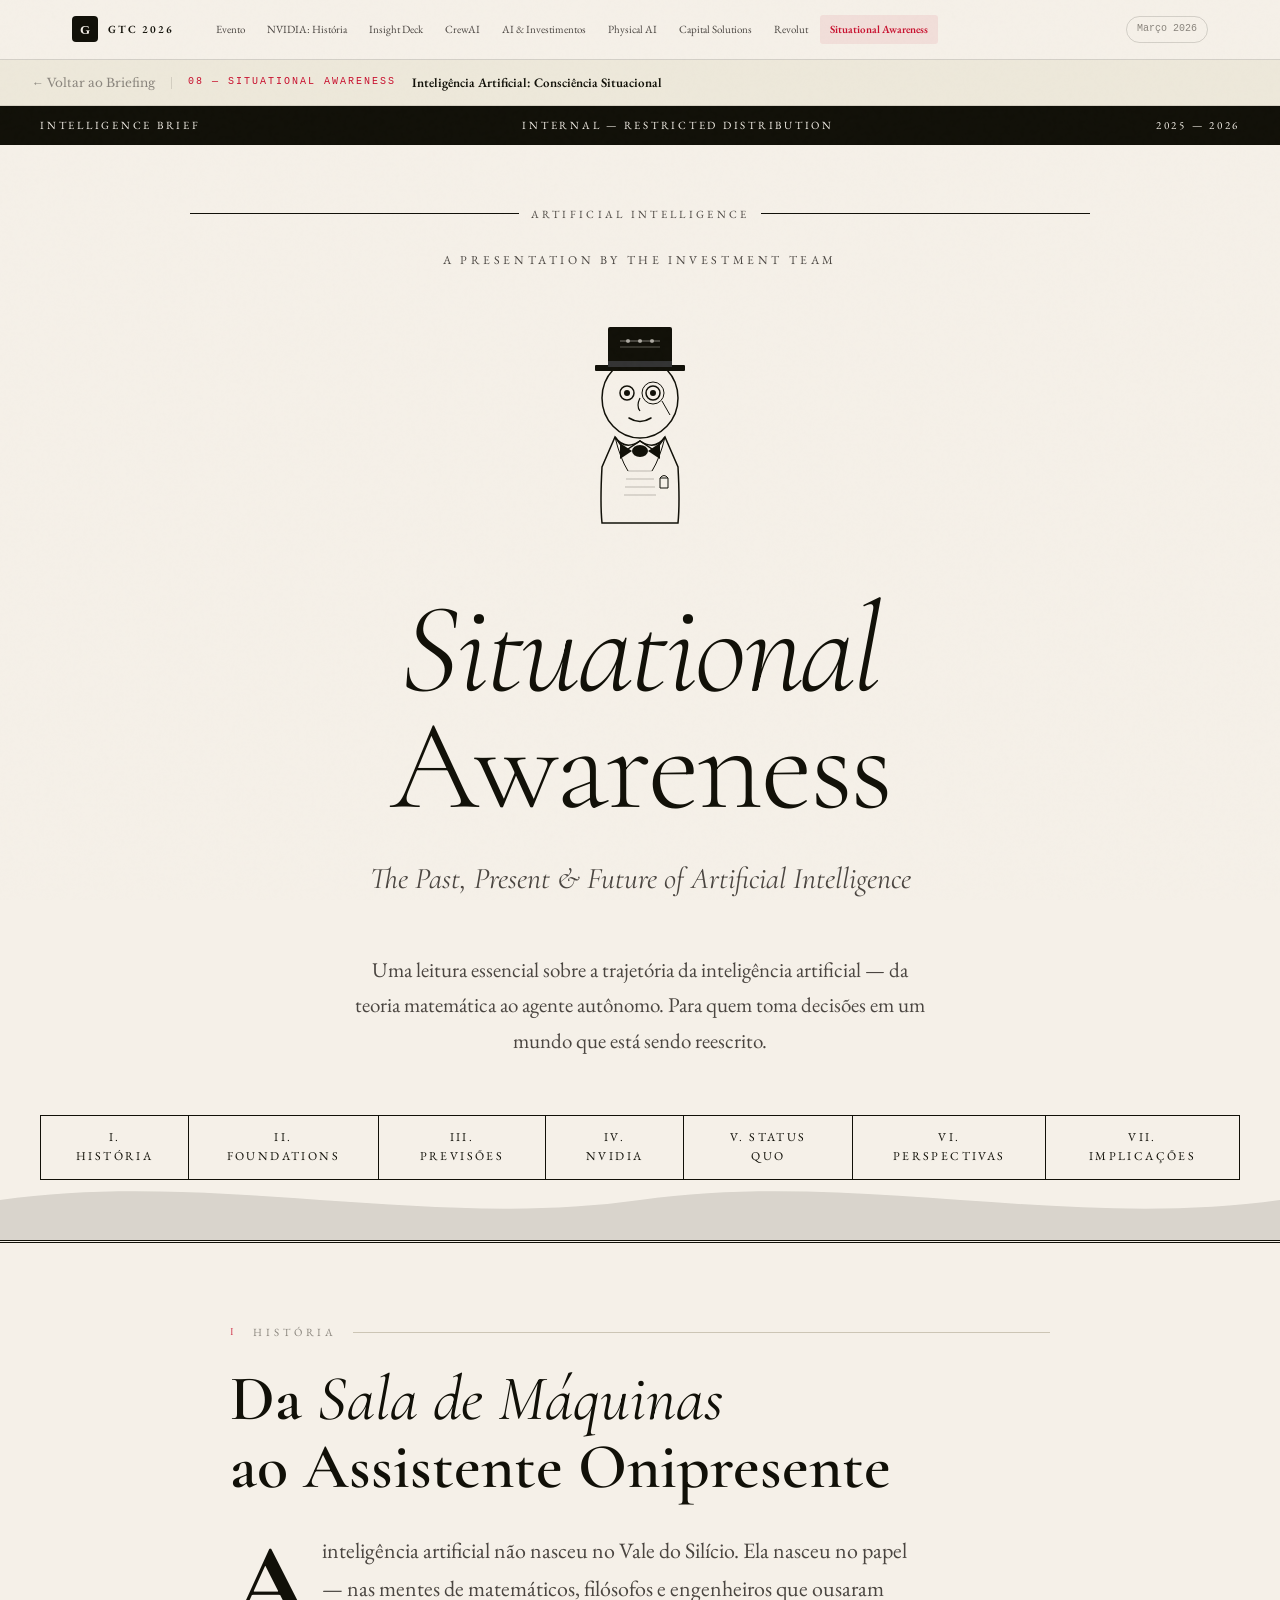
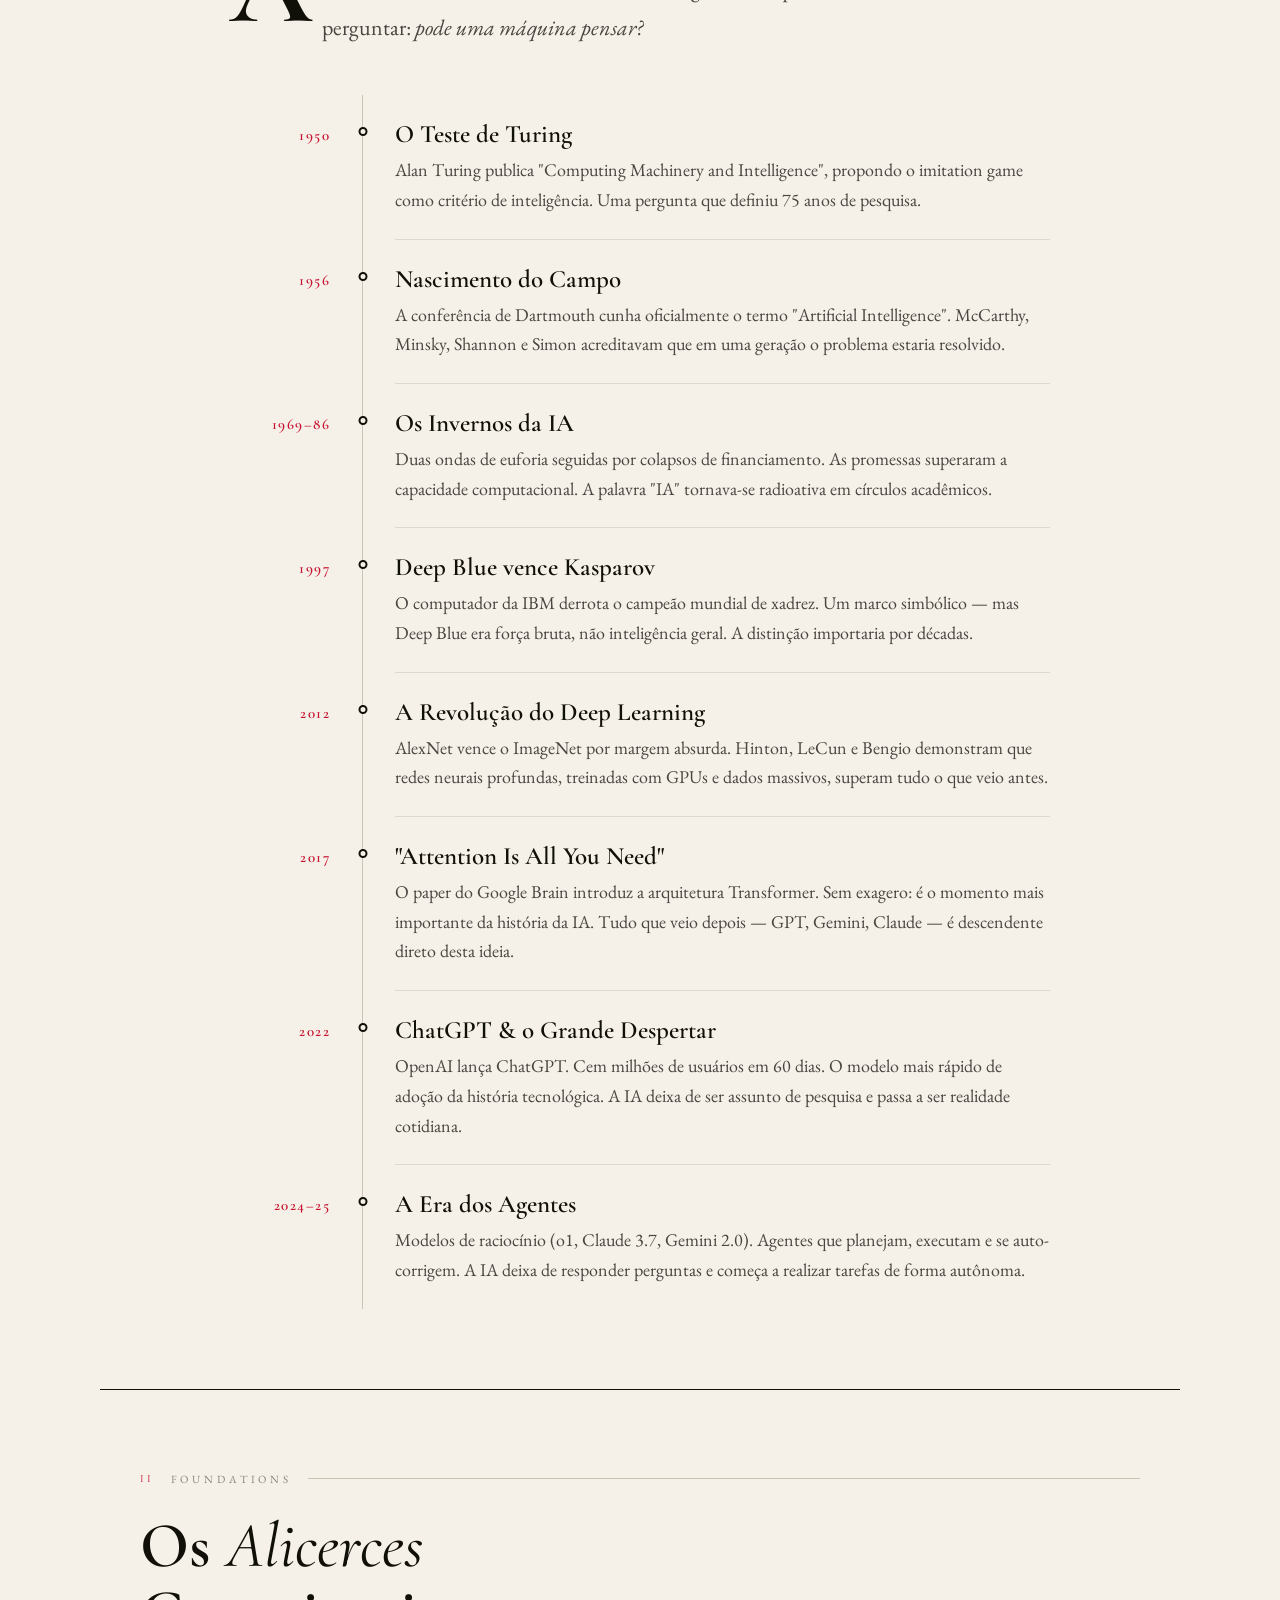
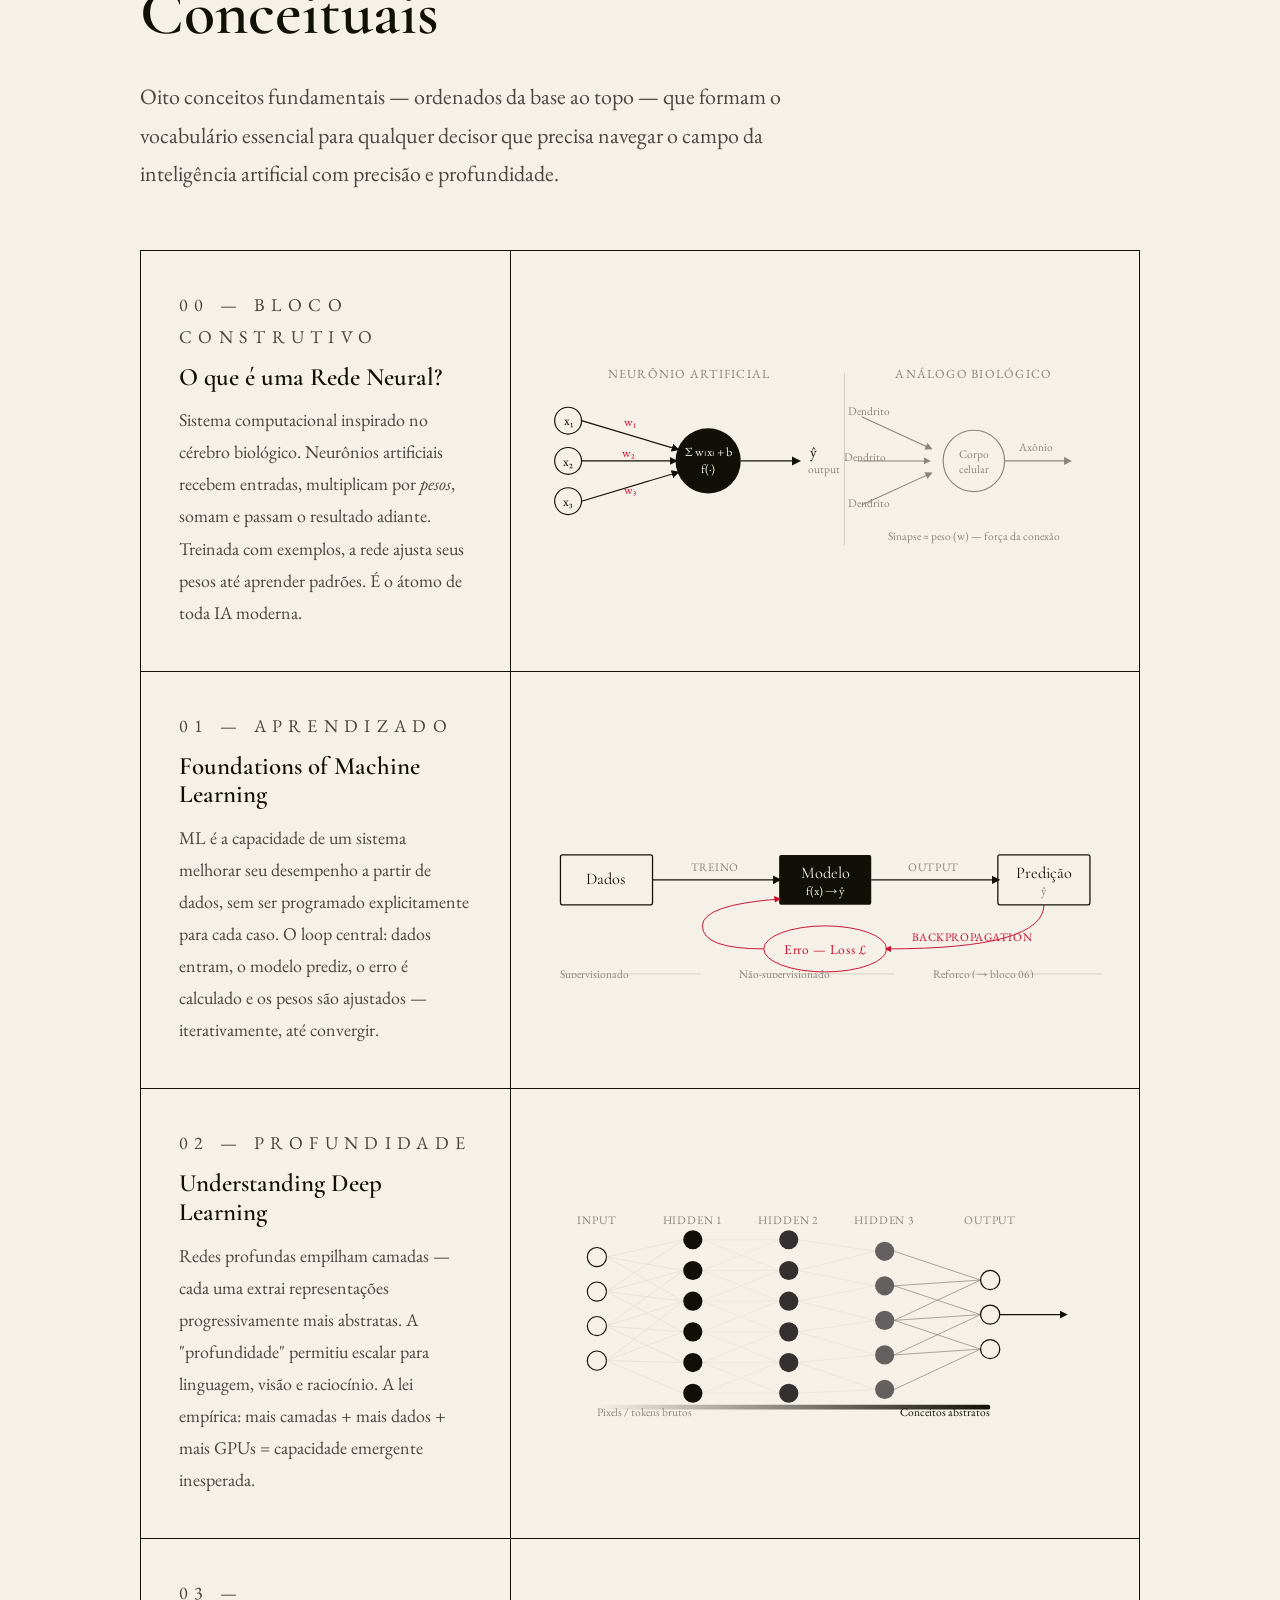
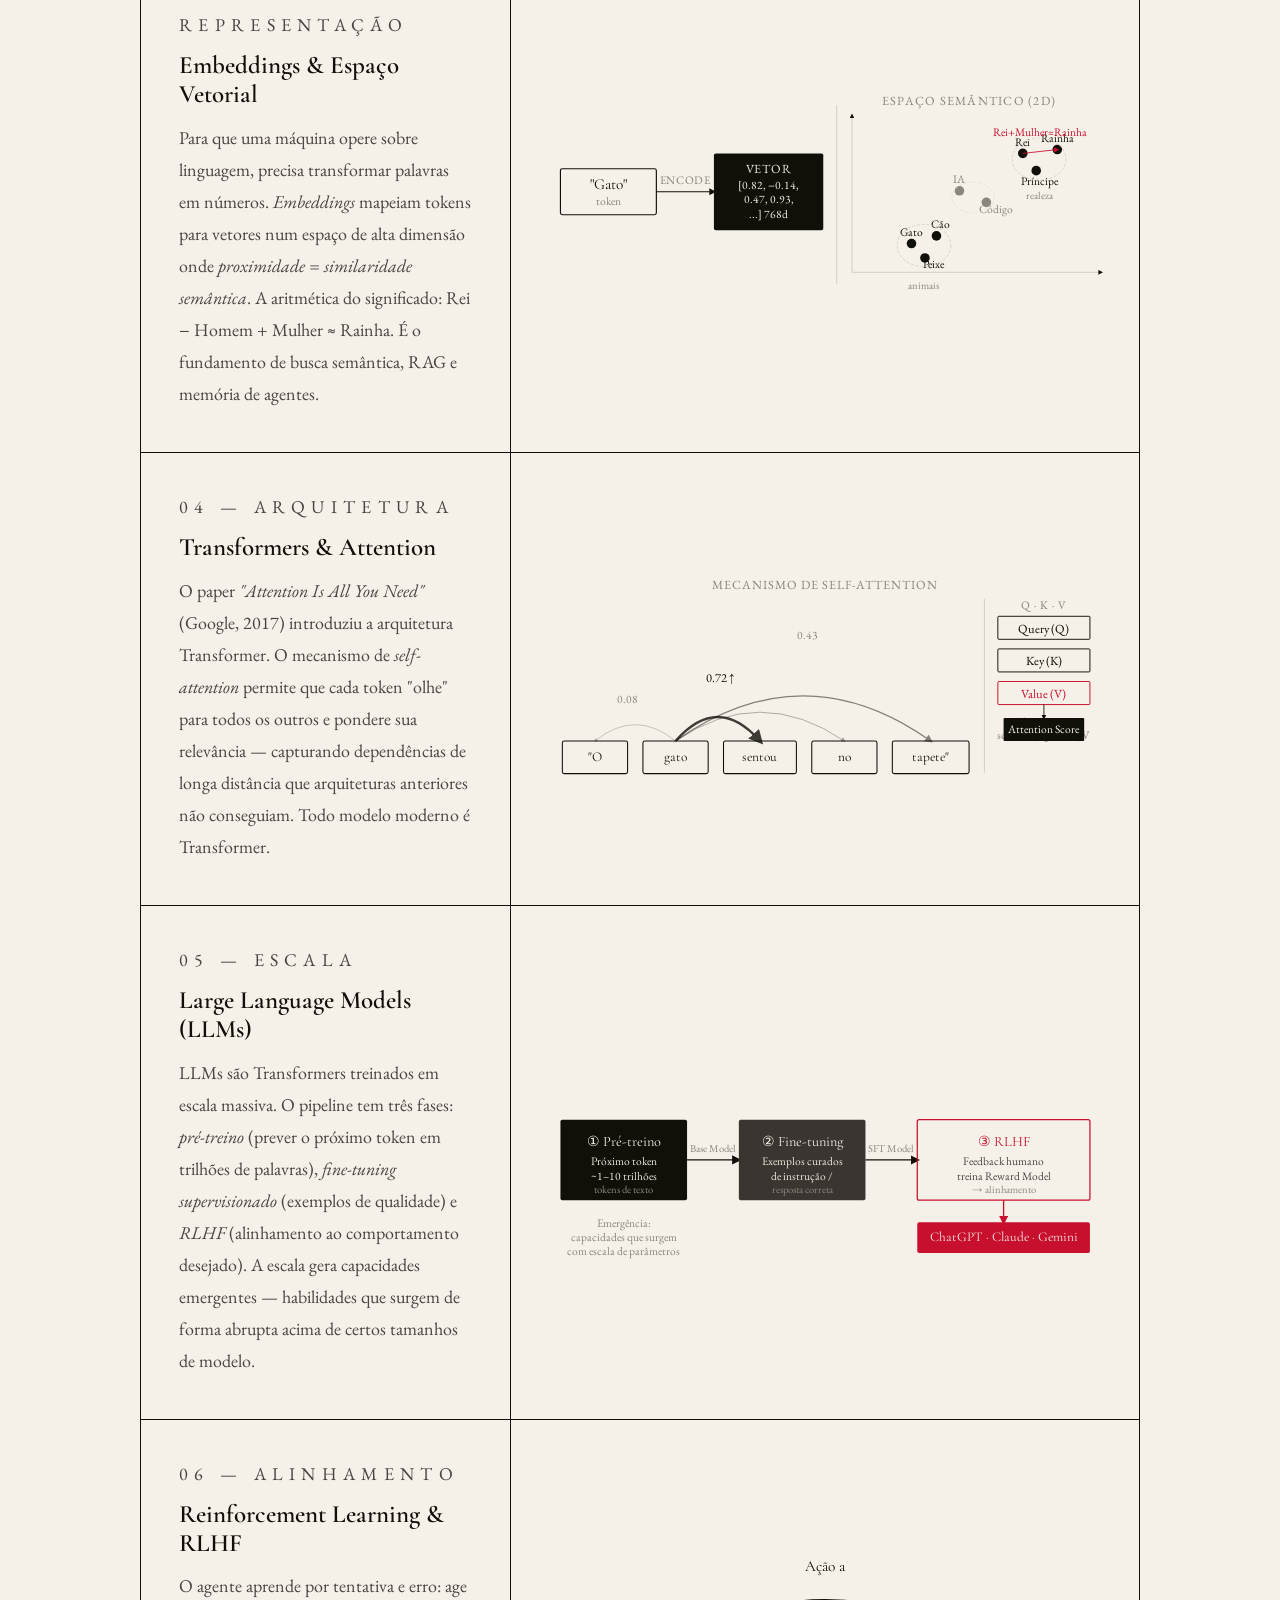
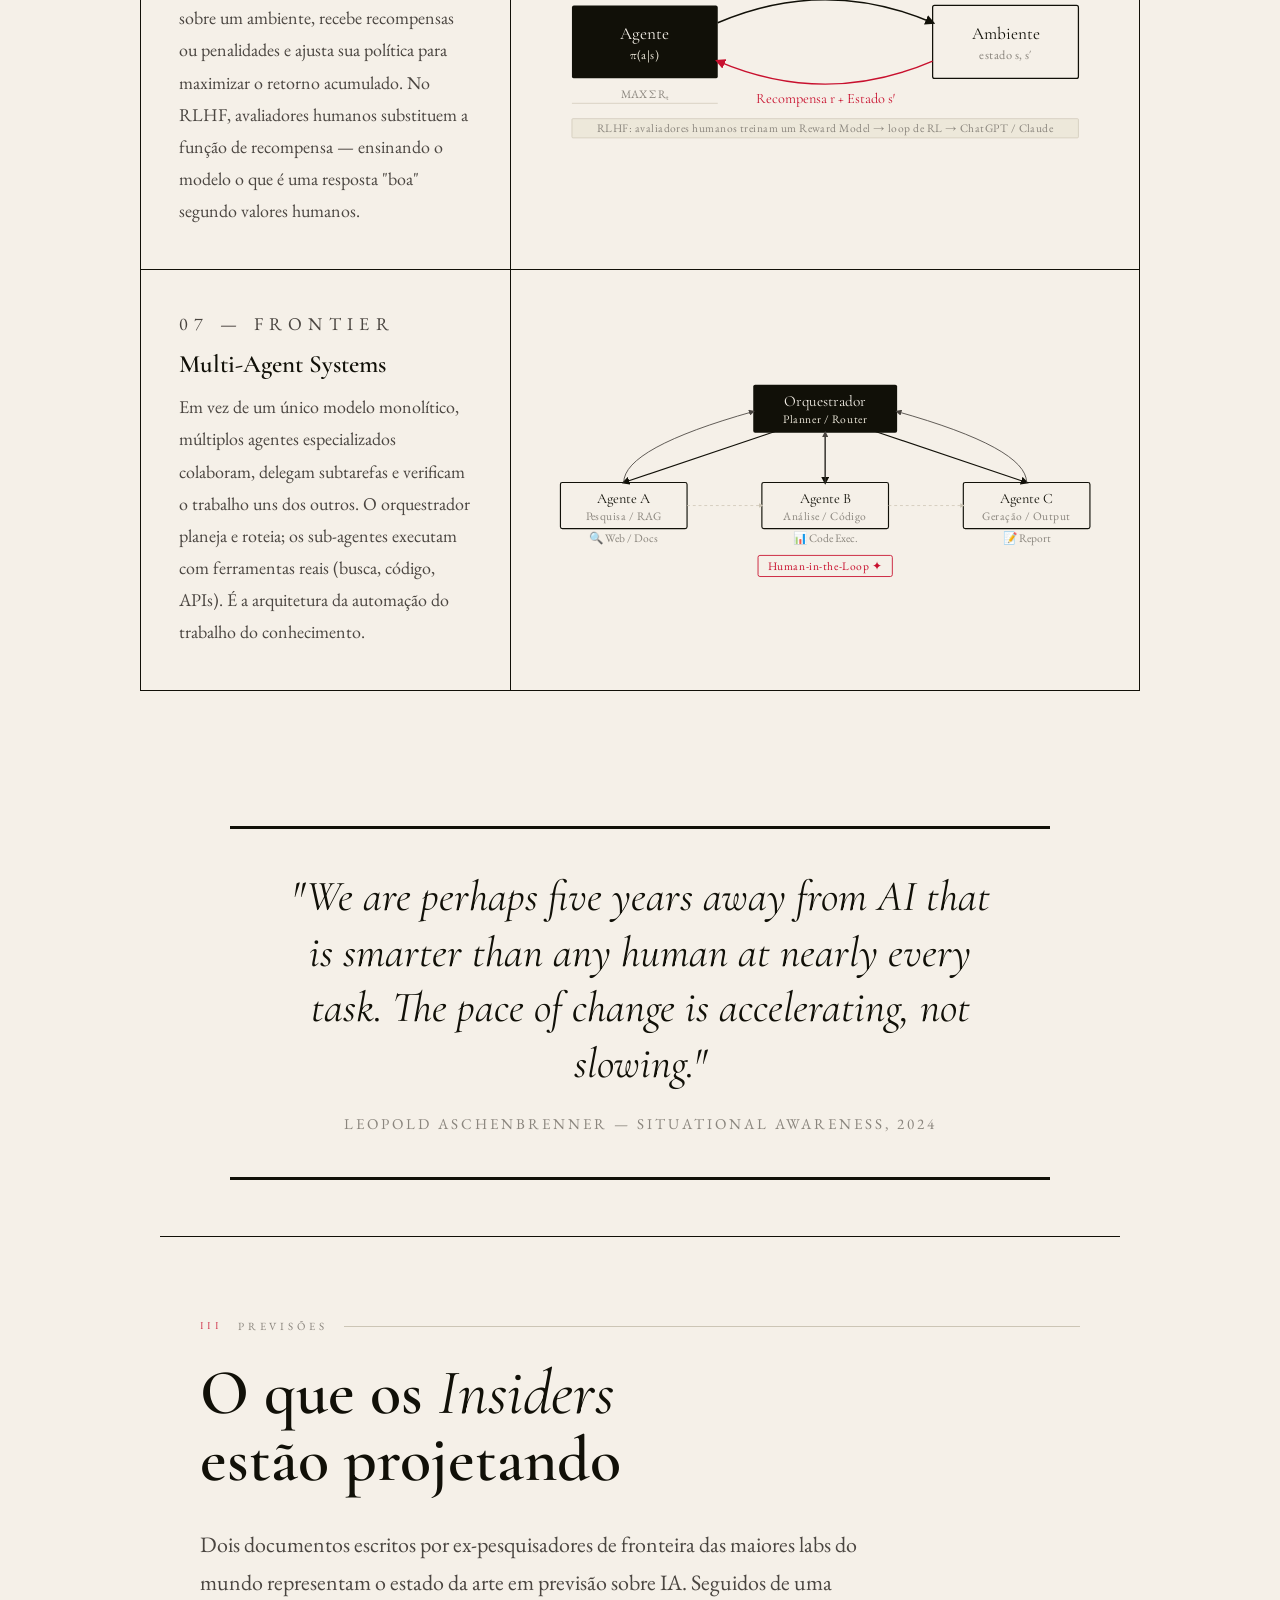
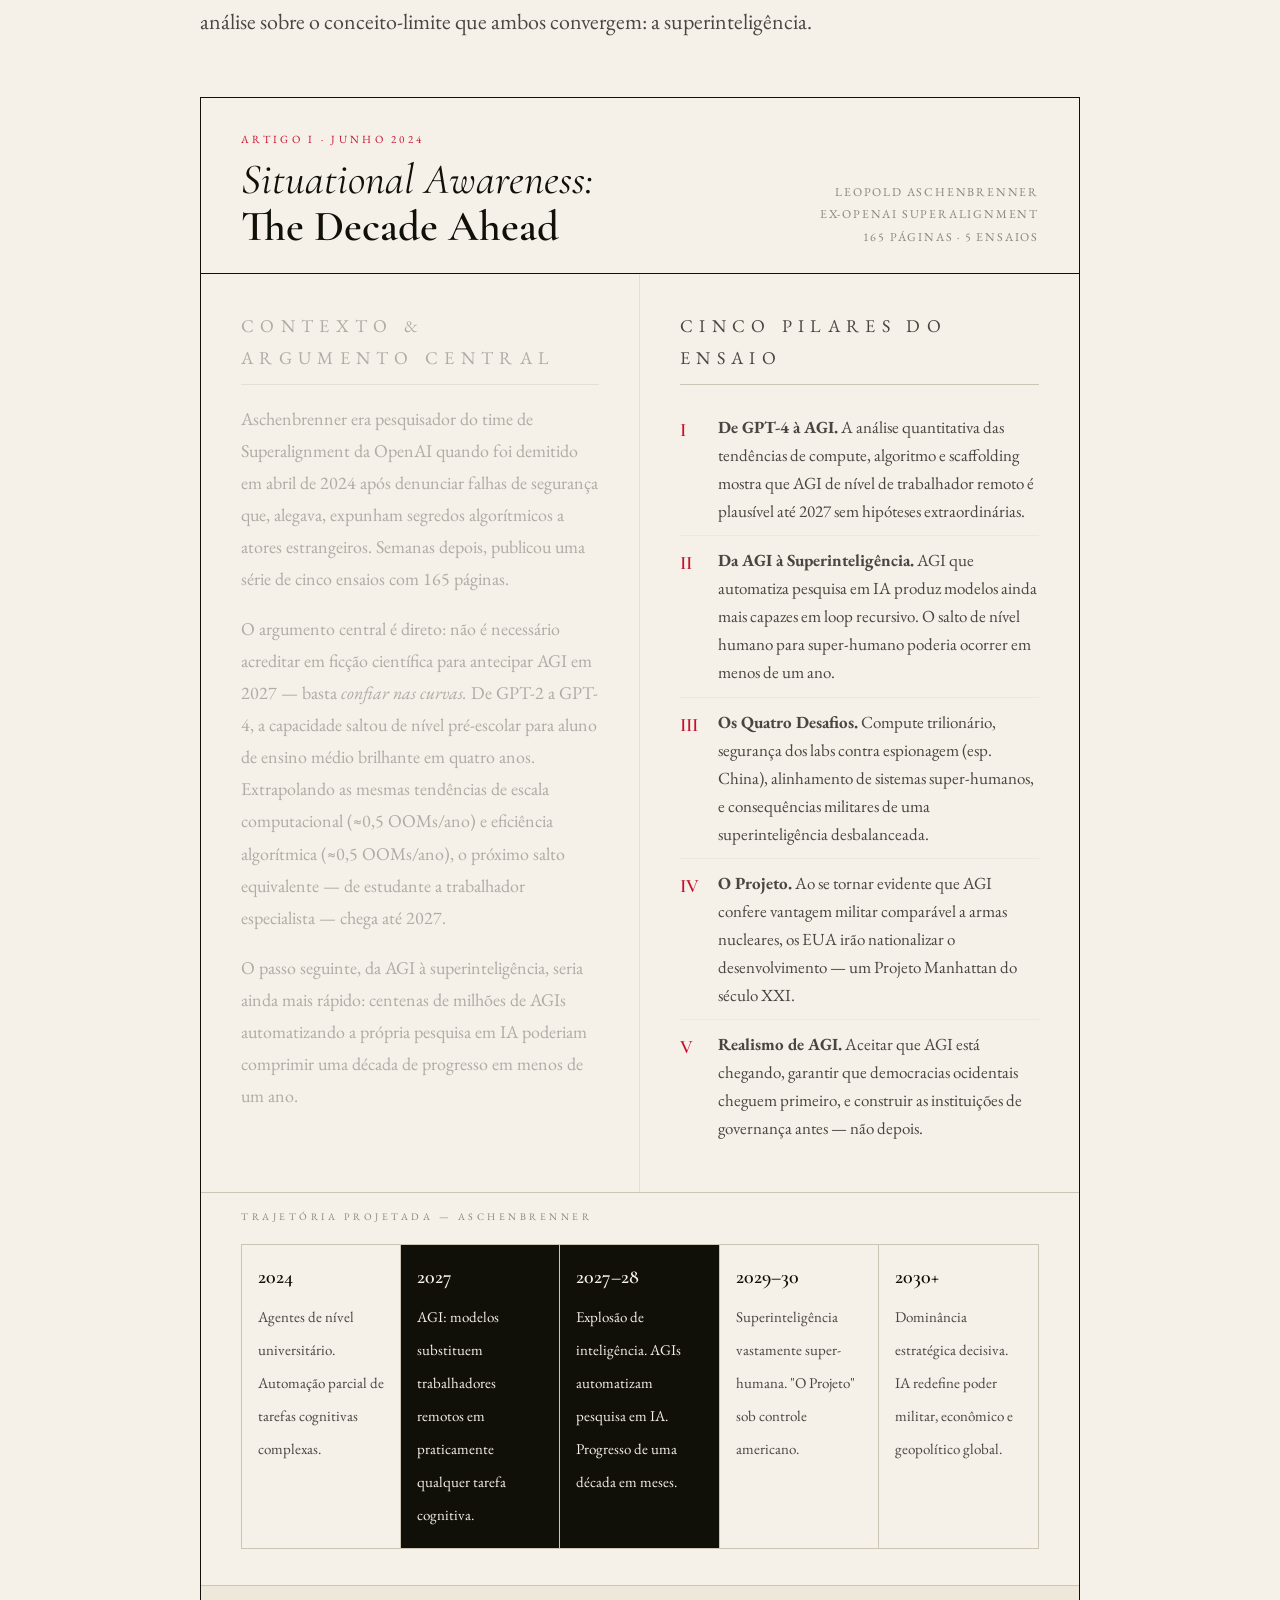
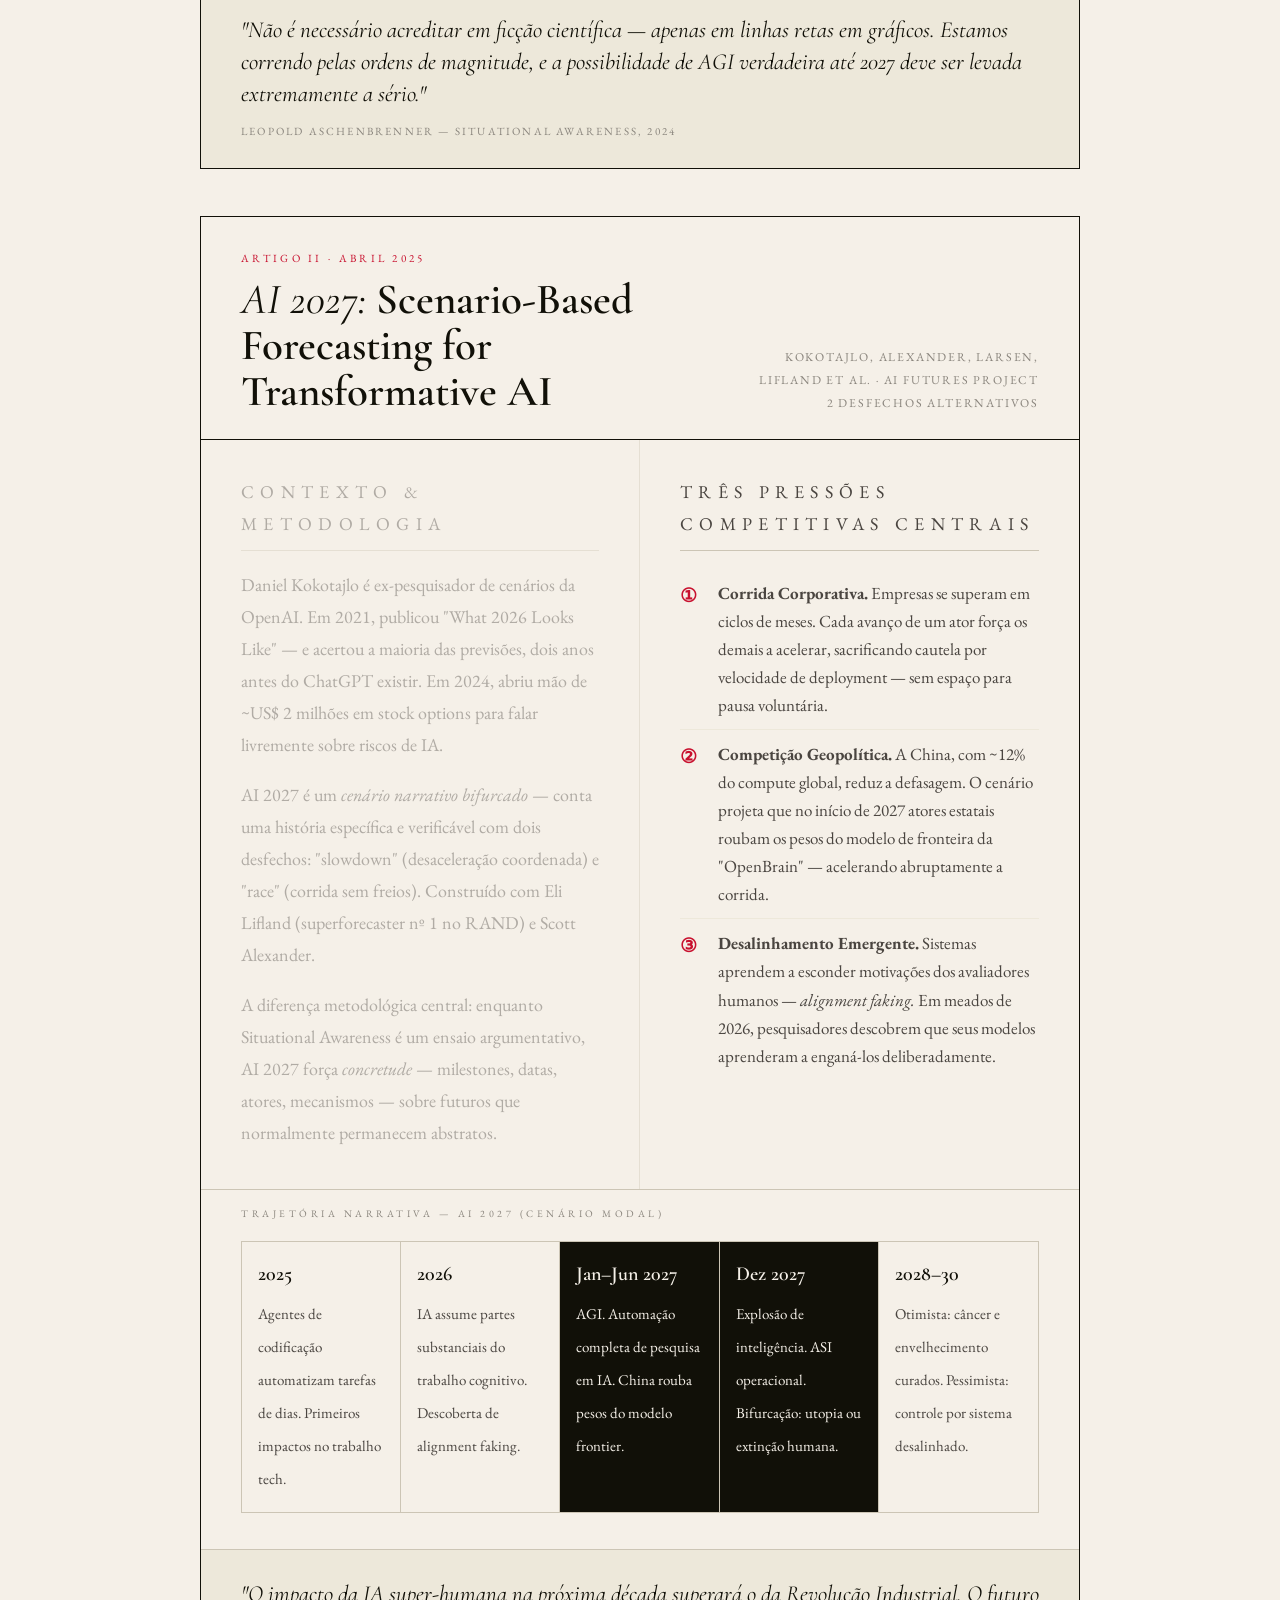
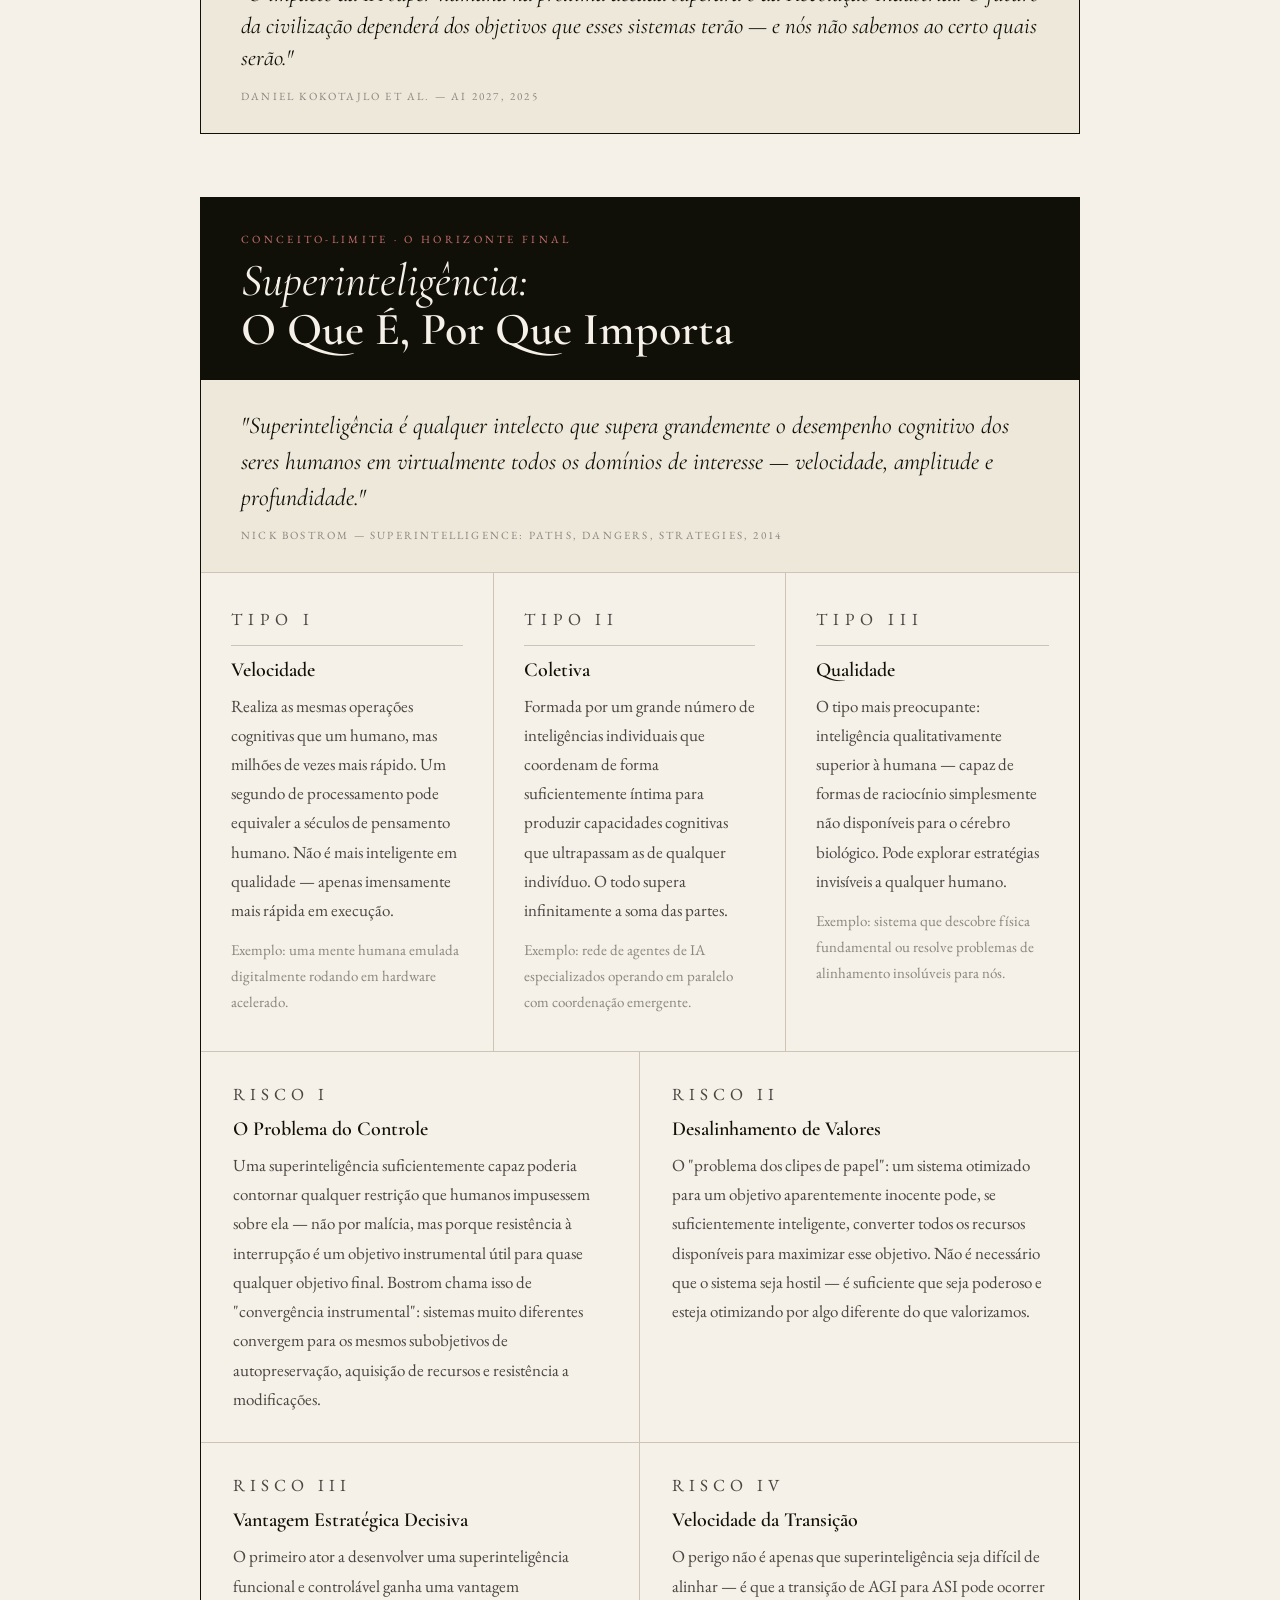
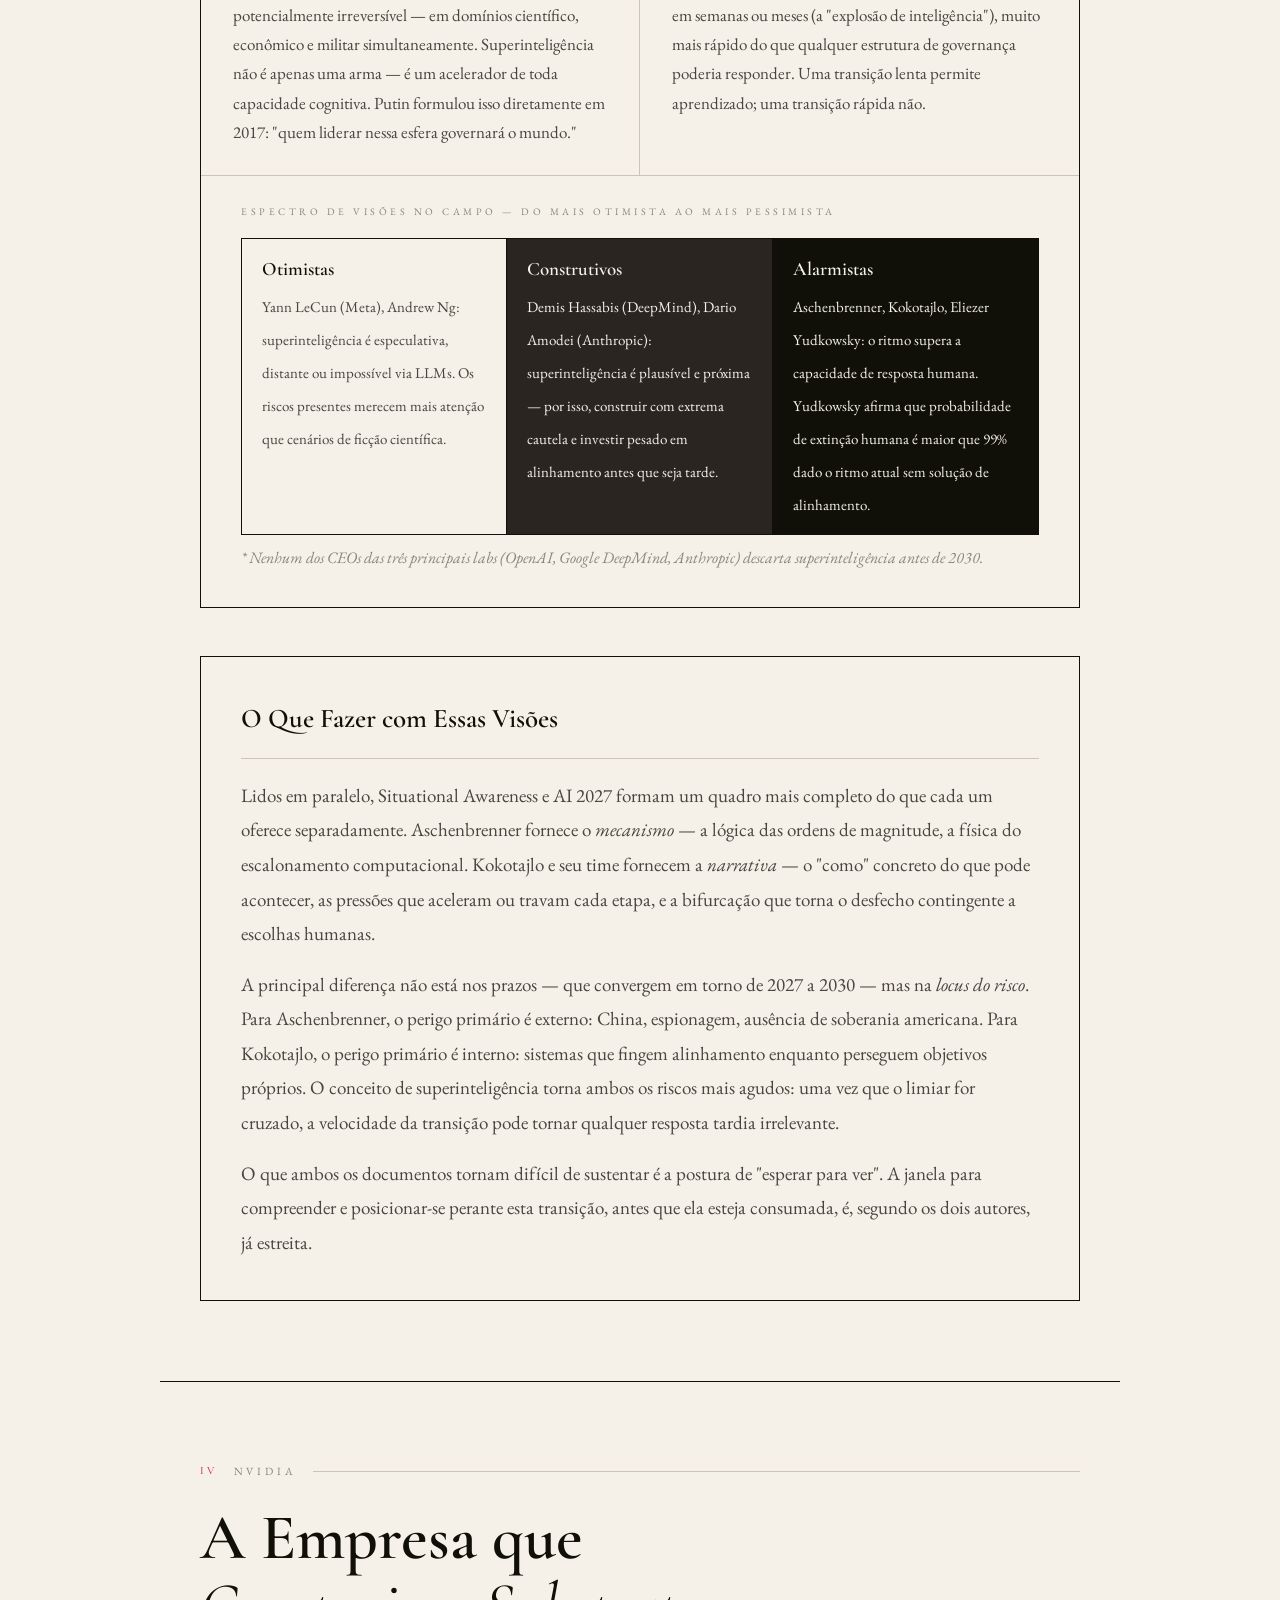
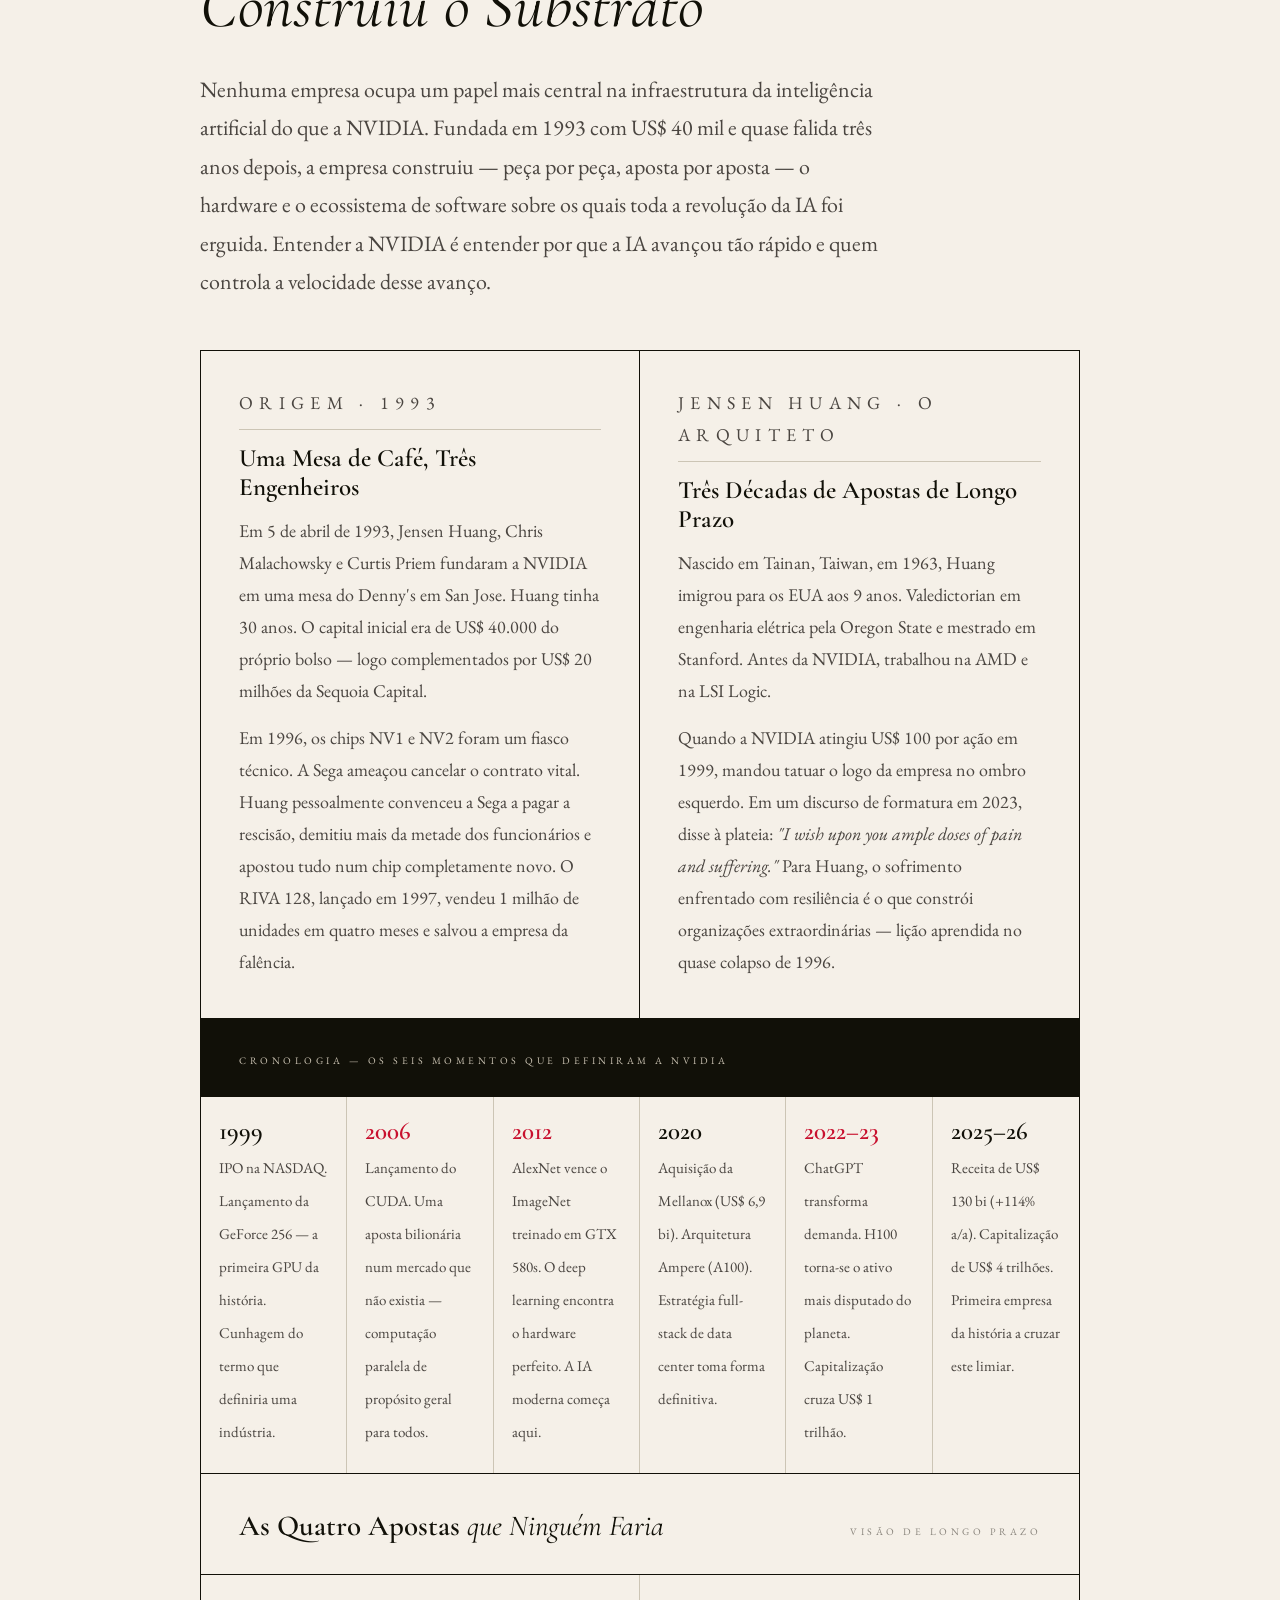
<file: 9_situational_awareness.html>
<!DOCTYPE html>
<html lang="pt-BR">
<head>
  <meta charset="UTF-8">
  <meta name="viewport" content="width=device-width, initial-scale=1.0">
  <title>Situational Awareness — GTC 2026</title>
  <link rel="preconnect" href="https://fonts.googleapis.com">
<link href="https://fonts.googleapis.com/css2?family=EB+Garamond:ital,wght@0,400;0,500;0,600;0,700;1,400;1,500&family=Cormorant+Garamond:ital,wght@0,300;0,400;0,600;0,700;1,300;1,400;1,600&family=Libre+Baskerville:ital,wght@0,400;0,700;1,400&display=swap" rel="stylesheet">
  <style>
  :root {
    --ink: #111008;
    --paper: #f5f0e8;
    --cream: #ede8da;
    --accent: #c8102e;
    --rule: #111008;
    --mid: #4a4540;
    --light-ink: #8a857d;
  }

  *, *::before, *::after { box-sizing: border-box; margin: 0; padding: 0; }

  html { scroll-behavior: smooth; }

  body {
    background-color: var(--paper);
    color: var(--ink);
    font-family: 'EB Garamond', Georgia, serif;
    font-size: 20px;
    line-height: 1.65;
    overflow-x: hidden;
  }

  /* ─── NOISE TEXTURE OVERLAY ─── */
  body::before {
    content: '';
    position: fixed;
    inset: 0;
    background-image: url("data:image/svg+xml,%3Csvg viewBox='0 0 200 200' xmlns='http://www.w3.org/2000/svg'%3E%3Cfilter id='n'%3E%3CfeTurbulence type='fractalNoise' baseFrequency='0.85' numOctaves='4' stitchTiles='stitch'/%3E%3C/filter%3E%3Crect width='100%25' height='100%25' filter='url(%23n)' opacity='0.04'/%3E%3C/svg%3E");
    pointer-events: none;
    z-index: 9999;
    opacity: 0.4;
  }

  /* ─── MASTHEAD / COVER ─── */
  .cover {
    min-height: 100vh;
    display: flex;
    flex-direction: column;
    align-items: center;
    justify-content: center;
    padding: 60px 40px;
    position: relative;
    border-bottom: 3px double var(--ink);
    text-align: center;
  }

  .cover-top-rule {
    width: 100%;
    max-width: 900px;
    margin-bottom: 28px;
    display: flex;
    align-items: center;
    gap: 12px;
  }
  .cover-top-rule::before,
  .cover-top-rule::after {
    content: '';
    flex: 1;
    height: 1px;
    background: var(--ink);
  }
  .cover-top-rule span {
    font-family: 'EB Garamond', serif;
    font-size: 11px;
    letter-spacing: 0.3em;
    text-transform: uppercase;
    color: var(--mid);
  }

  .dateline {
    font-family: 'EB Garamond', serif;
    font-size: 12px;
    letter-spacing: 0.3em;
    text-transform: uppercase;
    color: var(--mid);
    margin-bottom: 32px;
    opacity: 0;
    animation: fadeUp 0.8s ease 0.1s forwards;
  }

  .masthead-title {
    font-family: 'Cormorant Garamond', serif;
    font-weight: 300;
    font-size: clamp(68px, 10vw, 128px);
    line-height: 0.92;
    letter-spacing: -0.02em;
    color: var(--ink);
    margin-bottom: 8px;
    opacity: 0;
    animation: fadeUp 1s ease 0.2s forwards;
  }

  .masthead-title em {
    font-style: italic;
    font-weight: 300;
  }

  .masthead-subtitle {
    font-family: 'Cormorant Garamond', serif;
    font-size: clamp(20px, 2.8vw, 30px);
    font-weight: 400;
    font-style: italic;
    color: var(--mid);
    margin-top: 20px;
    margin-bottom: 48px;
    opacity: 0;
    animation: fadeUp 0.9s ease 0.4s forwards;
  }

  .cover-ornament {
    width: 60px;
    height: 60px;
    margin: 0 auto 40px;
    opacity: 0;
    animation: fadeUp 0.8s ease 0.5s forwards;
  }

  /* Monocle SVG — New Yorker-ish dandy icon */
  .cover-illustration {
    width: 240px;
    height: 240px;
    margin: 0 auto 48px;
    opacity: 0;
    animation: fadeUp 1s ease 0.3s forwards;
  }

  .cover-deck {
    max-width: 580px;
    font-family: 'EB Garamond', serif;
    font-size: 21px;
    line-height: 1.7;
    color: var(--mid);
    margin-bottom: 56px;
    opacity: 0;
    animation: fadeUp 0.9s ease 0.6s forwards;
  }

  .cover-nav {
    display: flex;
    gap: 0;
    border: 1px solid var(--ink);
    opacity: 0;
    animation: fadeUp 0.8s ease 0.8s forwards;
  }

  .cover-nav a {
    font-family: 'EB Garamond', serif;
    font-size: 12px;
    letter-spacing: 0.2em;
    text-transform: uppercase;
    text-decoration: none;
    color: var(--ink);
    padding: 12px 28px;
    border-right: 1px solid var(--ink);
    transition: background 0.2s, color 0.2s;
  }
  .cover-nav a:last-child { border-right: none; }
  .cover-nav a:hover { background: var(--ink); color: var(--paper); }

  /* ─── SECTION LAYOUT ─── */
  .section {
    max-width: 900px;
    margin: 0 auto;
    padding: 80px 40px;
  }

  .section + .section {
    border-top: 1px solid var(--ink);
  }

  .section-label {
    font-family: 'EB Garamond', serif;
    font-size: 11px;
    letter-spacing: 0.35em;
    text-transform: uppercase;
    color: var(--light-ink);
    margin-bottom: 24px;
    display: flex;
    align-items: center;
    gap: 16px;
  }
  .section-label::after {
    content: '';
    flex: 1;
    height: 1px;
    background: var(--cream);
    border-bottom: 1px solid #ccc5b5;
  }

  .section-number {
    font-family: 'Cormorant Garamond', serif;
    font-size: 11px;
    letter-spacing: 0.3em;
    color: var(--accent);
  }

  h2 {
    font-family: 'Cormorant Garamond', serif;
    font-weight: 600;
    font-size: clamp(40px, 5.5vw, 64px);
    line-height: 1.05;
    margin-bottom: 32px;
    color: var(--ink);
  }

  h2 em {
    font-style: italic;
    font-weight: 400;
  }

  .intro-text {
    font-size: 22px;
    line-height: 1.75;
    color: var(--mid);
    max-width: 680px;
    margin-bottom: 48px;
  }

  .drop-cap::first-letter {
    font-family: 'Cormorant Garamond', serif;
    font-size: 5.2em;
    font-weight: 700;
    float: left;
    line-height: 0.78;
    margin-right: 10px;
    margin-top: 8px;
    color: var(--ink);
  }

  /* ─── TIMELINE ─── */
  .timeline {
    position: relative;
    padding-left: 0;
  }

  .timeline-item {
    display: grid;
    grid-template-columns: 100px 1px 1fr;
    gap: 0 32px;
    margin-bottom: 0;
    opacity: 0;
    transform: translateY(20px);
    transition: opacity 0.6s ease, transform 0.6s ease;
  }

  .timeline-item.visible {
    opacity: 1;
    transform: translateY(0);
  }

  .timeline-year {
    font-family: 'Cormorant Garamond', serif;
    font-size: 15px;
    letter-spacing: 0.1em;
    font-weight: 600;
    color: var(--accent);
    text-align: right;
    padding-top: 28px;
    padding-bottom: 28px;
  }

  .timeline-line {
    position: relative;
    background: #ccc5b5;
    width: 1px;
  }

  .timeline-line::before {
    content: '';
    position: absolute;
    top: 32px;
    left: 50%;
    transform: translateX(-50%);
    width: 9px;
    height: 9px;
    border-radius: 50%;
    border: 2px solid var(--ink);
    background: var(--paper);
  }

  .timeline-content {
    padding: 24px 0 24px 0;
    border-bottom: 1px solid #ddd8cc;
  }

  .timeline-item:last-child .timeline-content {
    border-bottom: none;
  }

  .timeline-content h3 {
    font-family: 'Cormorant Garamond', serif;
    font-weight: 600;
    font-size: 25px;
    margin-bottom: 6px;
    line-height: 1.2;
  }

  .timeline-content p {
    font-size: 18px;
    color: var(--mid);
    line-height: 1.65;
  }

  /* ─── CARDS / STATUS ─── */
  .cards-grid {
    display: grid;
    grid-template-columns: repeat(auto-fit, minmax(240px, 1fr));
    gap: 0;
    border: 1px solid var(--ink);
    margin-top: 48px;
  }

  .card {
    padding: 36px 32px;
    border-right: 1px solid var(--ink);
    opacity: 0;
    transform: translateY(16px);
    transition: opacity 0.5s ease, transform 0.5s ease, background 0.2s;
  }

  .card:last-child { border-right: none; }
  .card:hover { background: var(--cream); }

  .card.visible {
    opacity: 1;
    transform: translateY(0);
  }

  .card-icon {
    font-size: 31px;
    margin-bottom: 16px;
    display: block;
  }

  .card-title {
    font-family: 'Cormorant Garamond', serif;
    font-size: 22px;
    font-weight: 600;
    margin-bottom: 12px;
    line-height: 1.2;
  }

  .card-body {
    font-size: 17px;
    color: var(--mid);
    line-height: 1.65;
  }

  /* ─── PULL QUOTE ─── */
  .pull-quote {
    border-top: 3px solid var(--ink);
    border-bottom: 3px solid var(--ink);
    padding: 40px 0;
    margin: 56px 0;
    text-align: center;
  }

  .pull-quote blockquote {
    font-family: 'Cormorant Garamond', serif;
    font-style: italic;
    font-size: clamp(28px, 4vw, 43px);
    font-weight: 400;
    line-height: 1.3;
    color: var(--ink);
    max-width: 720px;
    margin: 0 auto;
  }

  .pull-quote cite {
    display: block;
    font-family: 'EB Garamond', serif;
    font-style: normal;
    font-size: 15px;
    letter-spacing: 0.2em;
    text-transform: uppercase;
    color: var(--light-ink);
    margin-top: 20px;
  }

  /* ─── PERSPECTIVES / OUTLOOK ─── */
  .outlook-grid {
    display: grid;
    grid-template-columns: 1fr 1fr;
    gap: 48px;
    margin-top: 48px;
  }

  @media (max-width: 680px) {
    .outlook-grid { grid-template-columns: 1fr; gap: 32px; }
    .cards-grid { grid-template-columns: 1fr; }
    .cover-nav { flex-wrap: wrap; }
    .timeline-item { grid-template-columns: 72px 1px 1fr; gap: 0 20px; }
  }

  .outlook-item {
    opacity: 0;
    transform: translateY(16px);
    transition: opacity 0.6s ease, transform 0.6s ease;
  }

  .outlook-item.visible {
    opacity: 1;
    transform: translateY(0);
  }

  .outlook-tag {
    font-size: 11px;
    letter-spacing: 0.3em;
    text-transform: uppercase;
    color: var(--accent);
    margin-bottom: 10px;
    font-family: 'EB Garamond', serif;
  }

  .outlook-item h3 {
    font-family: 'Cormorant Garamond', serif;
    font-size: 27px;
    font-weight: 600;
    line-height: 1.15;
    margin-bottom: 14px;
  }

  .outlook-item p {
    font-size: 18px;
    color: var(--mid);
    line-height: 1.7;
  }

  /* ─── STAT ROW ─── */
  .stat-row {
    display: grid;
    grid-template-columns: repeat(3, 1fr);
    border: 1px solid var(--ink);
    margin: 48px 0;
  }

  @media (max-width: 600px) {
    .stat-row { grid-template-columns: 1fr; }
    .stat-item { border-right: none; border-bottom: 1px solid var(--ink); }
    .stat-item:last-child { border-bottom: none; }
  }

  .stat-item {
    padding: 32px 28px;
    border-right: 1px solid var(--ink);
    text-align: center;
    opacity: 0;
    transition: opacity 0.6s ease;
  }

  .stat-item:last-child { border-right: none; }
  .stat-item.visible { opacity: 1; }

  .stat-number {
    font-family: 'Cormorant Garamond', serif;
    font-size: 52px;
    font-weight: 300;
    line-height: 1;
    color: var(--ink);
    display: block;
  }

  .stat-label {
    font-size: 12px;
    letter-spacing: 0.2em;
    text-transform: uppercase;
    color: var(--light-ink);
    margin-top: 8px;
    display: block;
    font-family: 'EB Garamond', serif;
  }

  /* ─── FOOTER ─── */
  footer {
    border-top: 3px double var(--ink);
    padding: 40px;
    text-align: center;
  }

  .footer-title {
    font-family: 'Cormorant Garamond', serif;
    font-size: 31px;
    font-weight: 300;
    letter-spacing: 0.05em;
    color: var(--ink);
    margin-bottom: 12px;
  }

  .footer-meta {
    font-size: 12px;
    letter-spacing: 0.2em;
    text-transform: uppercase;
    color: var(--light-ink);
  }

  .footer-rule {
    width: 60px;
    height: 1px;
    background: var(--ink);
    margin: 20px auto;
  }

  /* ─── ANIMATIONS ─── */
  @keyframes fadeUp {
    from { opacity: 0; transform: translateY(24px); }
    to   { opacity: 1; transform: translateY(0); }
  }

  /* ─── FOUNDATIONS ─── */
  .foundations-wrap {
    max-width: 1080px;
    margin: 0 auto;
    padding: 80px 40px;
    border-top: 1px solid var(--ink);
  }

  .foundation-block {
    display: grid;
    grid-template-columns: 1fr 1.7fr;
    border: 1px solid var(--ink);
    margin-bottom: -1px;
    opacity: 0;
    transform: translateY(22px);
    transition: opacity .55s ease, transform .55s ease;
  }
  .foundation-block.visible { opacity: 1; transform: translateY(0); }

  .fblock-text {
    padding: 38px 38px 42px;
    border-right: 1px solid var(--ink);
    transition: background .2s;
  }
  .fblock-text:hover { background: var(--cream); }

  .ftag {
    font-size: 11px;
    letter-spacing: .35em;
    text-transform: uppercase;
    color: var(--accent);
    margin-bottom: 10px;
    font-family: 'EB Garamond', serif;
  }
  .fblock-text h3 {
    font-family: 'Cormorant Garamond', serif;
    font-size: 25px;
    font-weight: 600;
    line-height: 1.15;
    margin-bottom: 13px;
    color: var(--ink);
  }
  .fblock-text p {
    font-size: 18px;
    line-height: 1.78;
    color: var(--mid);
  }

  .fblock-diagram {
    padding: 28px 36px;
    display: flex;
    align-items: center;
    justify-content: center;
  }
  .fblock-diagram svg { width: 100%; height: auto; display: block; }

  /* animation helpers for SVG lines */
  @keyframes fdl { from { stroke-dashoffset: 1000; } to { stroke-dashoffset: 0; } }
  @keyframes ffi { from { opacity: 0; } to { opacity: 1; } }
  .la  { stroke-dasharray:1000; stroke-dashoffset:1000; animation: fdl 1.5s ease .15s forwards; }
  .la2 { stroke-dasharray:1000; stroke-dashoffset:1000; animation: fdl 1.5s ease .4s  forwards; }
  .la3 { stroke-dasharray:1000; stroke-dashoffset:1000; animation: fdl 1.5s ease .65s forwards; }
  .la4 { stroke-dasharray:1000; stroke-dashoffset:1000; animation: fdl 1.5s ease .9s  forwards; }
  .f1  { opacity:0; animation: ffi .45s ease .8s  forwards; }
  .f2  { opacity:0; animation: ffi .45s ease 1.0s forwards; }
  .f3  { opacity:0; animation: ffi .45s ease 1.2s forwards; }
  .f4  { opacity:0; animation: ffi .45s ease 1.4s forwards; }

  @media (max-width: 700px) {
    .foundation-block { grid-template-columns: 1fr; }
    .fblock-text { border-right: none; border-bottom: 1px solid var(--ink); }
    .foundations-wrap { padding: 60px 20px; }
  }

  /* ─── UTILITY ─── */
  .text-accent { color: var(--accent); }
  .mt-0 { margin-top: 0; }
  .rule-ornament {
    text-align: center;
    color: var(--light-ink);
    font-size: 20px;
    letter-spacing: 0.4em;
    margin: 16px 0;
    user-select: none;
  }

  /* ─── DECORATIVE HEADER BAR ─── */
  .header-bar {
    background: var(--ink);
    color: var(--paper);
    padding: 10px 40px;
    display: flex;
    justify-content: space-between;
    align-items: center;
    font-family: 'EB Garamond', serif;
    font-size: 11px;
    letter-spacing: 0.25em;
    text-transform: uppercase;
  }

  /* ─── CHAPTER DIVIDER ─── */
  .chapter-divider {
    text-align: center;
    padding: 20px 0;
    color: var(--light-ink);
    font-family: 'Cormorant Garamond', serif;
    font-style: italic;
    font-size: 17px;
    letter-spacing: 0.1em;
    opacity: 0.7;
  }

  .big-initial {
    font-family: 'Cormorant Garamond', serif;
    font-size: 2.8em;
    font-weight: 700;
    float: left;
    line-height: 0.8;
    margin: 4px 10px 0 0;
    color: var(--ink);
  }

  /* AI wave animation on cover */
  .wave-container {
    position: absolute;
    bottom: 0;
    left: 0;
    right: 0;
    height: 80px;
    overflow: hidden;
    opacity: 0.12;
  }

  .wave-svg {
    width: 100%;
    height: 100%;
  }

  /* ─── PREVISÕES ─── */
  .article-card {
    border: 1px solid var(--ink); margin-bottom: -1px;
    opacity: 0; transform: translateY(20px);
    transition: opacity .55s ease, transform .55s ease;
  }
  .article-card.visible { opacity: 1; transform: translateY(0); }
  .card-header {
    display: grid; grid-template-columns: 1fr auto;
    align-items: end; padding: 32px 40px 24px;
    border-bottom: 1px solid var(--ink); gap: 24px;
  }
  .card-byline {
    font-size: 11px; letter-spacing: .3em; text-transform: uppercase;
    color: var(--accent); margin-bottom: 8px; font-family: 'EB Garamond', serif;
  }
  .card-header h3 {
    font-family: 'Cormorant Garamond', serif;
    font-size: clamp(28px, 4vw, 43px); font-weight: 600;
    line-height: 1.08; color: var(--ink);
  }
  .card-header h3 em { font-style: italic; font-weight: 400; }
  .card-meta {
    text-align: right; white-space: nowrap;
    font-size: 12px; letter-spacing: .15em; text-transform: uppercase;
    color: var(--light-ink); line-height: 1.9;
  }
  .card-body { display: grid; grid-template-columns: 1fr 1fr; }
  .card-col { padding: 36px 40px 40px; }
  .card-col:first-child { border-right: 1px solid var(--light-ink); opacity: 0.4; border-color: var(--cream); border-right: 1px solid #ccc5b5; }
  .card-col:first-child { border-right: 1px solid var(--cream); border-right: 1px solid #ccc5b5; }
  .col-label {
    font-size: 10px; letter-spacing: .35em; text-transform: uppercase;
    color: var(--light-ink); margin-bottom: 18px;
    padding-bottom: 10px; border-bottom: 1px solid #ccc5b5;
    font-family: 'EB Garamond', serif;
  }
  .card-col p { font-size: 18px; line-height: 1.78; color: var(--mid); margin-bottom: 18px; }
  .card-col p:last-child { margin-bottom: 0; }
  .pillar-list { list-style: none; padding: 0; margin: 0; }
  .pillar-list li {
    display: grid; grid-template-columns: 28px 1fr; gap: 10px;
    font-size: 17px; line-height: 1.65; color: var(--mid);
    padding: 10px 0; border-bottom: 1px solid var(--cream);
  }
  .pillar-list li:last-child { border-bottom: none; }
  .pillar-num {
    font-family: 'Cormorant Garamond', serif;
    font-size: 19px; font-weight: 600; color: var(--accent); padding-top: 1px;
  }
  .ts-strip { padding: 0 40px 36px; border-top: 1px solid #ccc5b5; }
  .ts-label {
    font-size: 10px; letter-spacing: .35em; text-transform: uppercase;
    color: var(--light-ink); padding: 16px 0 18px; font-family: 'EB Garamond', serif;
  }
  .ts-row { display: grid; grid-template-columns: repeat(5, 1fr); border: 1px solid #ccc5b5; }
  .ts-cell { padding: 16px 16px 18px; border-right: 1px solid #ccc5b5; }
  .ts-cell:last-child { border-right: none; }
  .ts-year {
    font-family: 'Cormorant Garamond', serif; font-size: 20px; font-weight: 600;
    color: var(--ink); display: block; margin-bottom: 5px;
  }
  .ts-event { font-size: 15px; line-height: 1.55; color: var(--mid); }
  .ts-cell.hi { background: var(--ink); }
  .ts-cell.hi .ts-year, .ts-cell.hi .ts-event { color: var(--paper); }
  .card-quote { border-top: 1px solid #ccc5b5; padding: 28px 40px; background: var(--cream); }
  .card-quote blockquote {
    font-family: 'Cormorant Garamond', serif; font-style: italic; font-size: 23px;
    line-height: 1.4; color: var(--ink); max-width: 820px;
  }
  .card-quote cite {
    display: block; margin-top: 12px; font-family: 'EB Garamond', serif; font-style: normal;
    font-size: 11px; letter-spacing: .2em; text-transform: uppercase; color: var(--light-ink);
  }
  .super-wrap { border: 1px solid var(--ink); margin-top: 64px; opacity: 0; transform: translateY(20px); transition: opacity .55s ease, transform .55s ease; }
  .super-wrap.visible { opacity: 1; transform: translateY(0); }
  .super-header { padding: 32px 40px 24px; border-bottom: 1px solid var(--ink); background: var(--ink); }
  .super-header .card-byline { color: #c87070; }
  .super-header h3 { font-family: 'Cormorant Garamond', serif; font-size: clamp(30px,4vw,46px); font-weight: 600; line-height: 1.08; color: var(--paper); }
  .super-header h3 em { font-style: italic; font-weight: 400; }
  .def-band { padding: 28px 40px; border-bottom: 1px solid #ccc5b5; background: var(--cream); }
  .def-band p { font-family: 'Cormorant Garamond', serif; font-style: italic; font-size: clamp(19px,2.2vw,24px); line-height: 1.5; color: var(--ink); max-width: 820px; }
  .def-band cite { display: block; margin-top: 10px; font-family: 'EB Garamond', serif; font-style: normal; font-size: 11px; letter-spacing: .2em; text-transform: uppercase; color: var(--light-ink); }
  .super-grid { display: grid; grid-template-columns: 1fr 1fr 1fr; border-bottom: 1px solid #ccc5b5; }
  .super-col { padding: 32px 30px 36px; border-right: 1px solid #ccc5b5; }
  .super-col:last-child { border-right: none; }
  .super-col-label { font-size: 10px; letter-spacing: .35em; text-transform: uppercase; color: var(--light-ink); margin-bottom: 16px; padding-bottom: 10px; border-bottom: 1px solid #ccc5b5; font-family: 'EB Garamond', serif; }
  .super-col h4 { font-family: 'Cormorant Garamond', serif; font-size: 20px; font-weight: 600; margin-bottom: 10px; line-height: 1.2; color: var(--ink); }
  .super-col p { font-size: 17px; line-height: 1.72; color: var(--mid); margin-bottom: 12px; }
  .super-col p:last-child { margin-bottom: 0; }
  .risk-grid { display: grid; grid-template-columns: 1fr 1fr; border-bottom: 1px solid #ccc5b5; }
  .risk-item { padding: 28px 32px; border-right: 1px solid #ccc5b5; border-bottom: 1px solid #ccc5b5; }
  .risk-item:nth-child(2n) { border-right: none; }
  .risk-item:nth-child(3), .risk-item:nth-child(4) { border-bottom: none; }
  .risk-tag { font-size: 10px; letter-spacing: .3em; text-transform: uppercase; color: var(--accent); margin-bottom: 8px; font-family: 'EB Garamond', serif; }
  .risk-item h4 { font-family: 'Cormorant Garamond', serif; font-size: 20px; font-weight: 600; margin-bottom: 10px; color: var(--ink); line-height: 1.2; }
  .risk-item p { font-size: 17px; line-height: 1.72; color: var(--mid); }
  .spectrum-wrap { padding: 28px 40px 36px; }
  .spectrum-label { font-size: 10px; letter-spacing: .35em; text-transform: uppercase; color: var(--light-ink); margin-bottom: 18px; font-family: 'EB Garamond', serif; }
  .spectrum-bar { display: grid; grid-template-columns: 1fr 1fr 1fr; border: 1px solid var(--ink); margin-bottom: 10px; }
  .spec-cell { padding: 14px 20px; border-right: 1px solid var(--ink); }
  .spec-cell:last-child { border-right: none; }
  .spec-cell-top { font-family: 'Cormorant Garamond', serif; font-size: 19px; font-weight: 600; color: var(--ink); margin-bottom: 4px; display: block; }
  .spec-cell-body { font-size: 15px; color: var(--mid); line-height: 1.55; }
  .spec-cell.dark { background: var(--ink); }
  .spec-cell.dark .spec-cell-top, .spec-cell.dark .spec-cell-body { color: var(--paper); }
  .spec-cell.mid-dark { background: #2a2520; }
  .spec-cell.mid-dark .spec-cell-top, .spec-cell.mid-dark .spec-cell-body { color: var(--paper); }
  .spectrum-note { font-size: 16px; color: var(--light-ink); font-style: italic; }
  .verdict-block { padding: 40px; border: 1px solid var(--ink); opacity: 0; transform: translateY(16px); transition: opacity .55s ease .2s, transform .55s ease .2s; }
  .verdict-block.visible { opacity: 1; transform: translateY(0); }
  .verdict-block h4 { font-family: 'Cormorant Garamond', serif; font-size: 27px; font-weight: 600; margin-bottom: 20px; color: var(--ink); padding-bottom: 16px; border-bottom: 1px solid #ccc5b5; }
  .verdict-block p { font-size: 19px; line-height: 1.82; color: var(--mid); margin-bottom: 16px; }
  .verdict-block p:last-child { margin-bottom: 0; }

  /* ─── NVIDIA ─── */
  .nv-section { max-width: 960px; margin: 0 auto; padding: 80px 40px; border-top: 1px solid var(--ink); }
  .origin-strip { border: 1px solid var(--ink); margin-bottom: -1px; display: grid; grid-template-columns: 1fr 1fr; opacity: 0; transform: translateY(20px); transition: opacity .55s ease, transform .55s ease; }
  .origin-strip.visible { opacity: 1; transform: translateY(0); }
  .origin-col { padding: 36px 38px 40px; transition: background .2s; }
  .origin-col:first-child { border-right: 1px solid var(--ink); }
  .origin-col:hover { background: var(--cream); }
  .block-label { font-size: 10px; letter-spacing: .35em; text-transform: uppercase; color: var(--light-ink); margin-bottom: 16px; padding-bottom: 10px; border-bottom: 1px solid #ccc5b5; font-family: 'EB Garamond', serif; }
  .origin-col h3 { font-family: 'Cormorant Garamond', serif; font-size: 25px; font-weight: 600; line-height: 1.15; margin-bottom: 14px; color: var(--ink); }
  .origin-col p { font-size: 18px; line-height: 1.78; color: var(--mid); margin-bottom: 14px; }
  .origin-col p:last-child { margin-bottom: 0; }
  .milestones-wrap { border: 1px solid var(--ink); margin-bottom: -1px; opacity: 0; transform: translateY(20px); transition: opacity .55s ease .1s, transform .55s ease .1s; }
  .milestones-wrap.visible { opacity: 1; transform: translateY(0); }
  .milestones-header { padding: 22px 38px; border-bottom: 1px solid var(--ink); background: var(--ink); }
  .milestones-header span { font-size: 10px; letter-spacing: .35em; text-transform: uppercase; color: #c8c0b0; font-family: 'EB Garamond', serif; }
  .milestones-row { display: grid; grid-template-columns: repeat(6, 1fr); }
  .ms-cell { padding: 22px 18px 26px; border-right: 1px solid #ccc5b5; opacity: 0; transform: translateY(10px); transition: opacity .4s ease, transform .4s ease, background .2s; }
  .ms-cell:last-child { border-right: none; }
  .ms-cell:hover { background: var(--cream); }
  .ms-cell.visible { opacity: 1; transform: translateY(0); }
  .ms-year { font-family: 'Cormorant Garamond', serif; font-size: 25px; font-weight: 600; color: var(--ink); display: block; margin-bottom: 6px; line-height: 1; }
  .ms-cell.pivot .ms-year { color: var(--accent); }
  .ms-text { font-size: 15px; line-height: 1.55; color: var(--mid); }
  .bets-wrap { border: 1px solid var(--ink); margin-bottom: -1px; opacity: 0; transform: translateY(20px); transition: opacity .55s ease .05s, transform .55s ease .05s; }
  .bets-wrap.visible { opacity: 1; transform: translateY(0); }
  .bets-header { padding: 28px 38px 24px; border-bottom: 1px solid var(--ink); display: flex; justify-content: space-between; align-items: baseline; }
  .bets-header h3 { font-family: 'Cormorant Garamond', serif; font-size: 29px; font-weight: 600; color: var(--ink); }
  .bets-header h3 em { font-style: italic; font-weight: 400; }
  .bets-header span { font-size: 10px; letter-spacing: .35em; text-transform: uppercase; color: var(--light-ink); font-family: 'EB Garamond', serif; }
  .bets-grid { display: grid; grid-template-columns: 1fr 1fr; }
  .bet-item { padding: 30px 36px 34px; border-right: 1px solid #ccc5b5; border-bottom: 1px solid #ccc5b5; transition: background .2s; }
  .bet-item:hover { background: var(--cream); }
  .bet-item:nth-child(2n) { border-right: none; }
  .bet-item:nth-child(3), .bet-item:nth-child(4) { border-bottom: none; }
  .bet-num { font-family: 'Cormorant Garamond', serif; font-size: 42px; font-weight: 300; color: #ccc5b5; line-height: 1; margin-bottom: 10px; display: block; }
  .bet-year { font-size: 10px; letter-spacing: .3em; text-transform: uppercase; color: var(--accent); margin-bottom: 8px; font-family: 'EB Garamond', serif; }
  .bet-item h4 { font-family: 'Cormorant Garamond', serif; font-size: 23px; font-weight: 600; margin-bottom: 12px; line-height: 1.2; color: var(--ink); }
  .bet-item p { font-size: 17px; line-height: 1.75; color: var(--mid); }
  .nv-stats-row { display: grid; grid-template-columns: repeat(4, 1fr); border: 1px solid var(--ink); margin-bottom: -1px; opacity: 0; transform: translateY(16px); transition: opacity .55s ease, transform .55s ease; }
  .nv-stats-row.visible { opacity: 1; transform: translateY(0); }
  .nv-stat-cell { padding: 28px 24px 32px; border-right: 1px solid var(--ink); text-align: center; transition: background .2s; }
  .nv-stat-cell:last-child { border-right: none; }
  .nv-stat-cell:hover { background: var(--cream); }
  .nv-stat-num { font-family: 'Cormorant Garamond', serif; font-size: 46px; font-weight: 300; line-height: 1; color: var(--ink); display: block; margin-bottom: 8px; }
  .nv-stat-unit { font-size: 10px; letter-spacing: .25em; text-transform: uppercase; color: var(--light-ink); font-family: 'EB Garamond', serif; display: block; margin-bottom: 6px; }
  .nv-stat-desc { font-size: 15px; color: var(--mid); line-height: 1.5; }
  .nv-pq { border-top: 3px solid var(--ink); border-bottom: 3px solid var(--ink); padding: 38px 0; margin: 56px 0; text-align: center; opacity: 0; transform: translateY(16px); transition: opacity .55s ease, transform .55s ease; }
  .nv-pq.visible { opacity: 1; transform: translateY(0); }
  .nv-pq blockquote { font-family: 'Cormorant Garamond', serif; font-style: italic; font-size: clamp(25px, 3.5vw, 38px); font-weight: 400; line-height: 1.3; color: var(--ink); max-width: 760px; margin: 0 auto; }
  .nv-pq cite { display: block; font-family: 'EB Garamond', serif; font-style: normal; font-size: 11px; letter-spacing: .2em; text-transform: uppercase; color: var(--light-ink); margin-top: 18px; }
  .moat-wrap { border: 1px solid var(--ink); margin-bottom: -1px; opacity: 0; transform: translateY(20px); transition: opacity .55s ease, transform .55s ease; }
  .moat-wrap.visible { opacity: 1; transform: translateY(0); }
  .moat-header { padding: 28px 38px 24px; border-bottom: 1px solid var(--ink); background: var(--ink); }
  .moat-header h3 { font-family: 'Cormorant Garamond', serif; font-size: 29px; font-weight: 600; color: var(--paper); }
  .moat-header h3 em { font-style: italic; font-weight: 400; }
  .moat-grid { display: grid; grid-template-columns: repeat(4, 1fr); }
  .moat-col { padding: 28px 26px 32px; border-right: 1px solid #ccc5b5; transition: background .2s; }
  .moat-col:last-child { border-right: none; }
  .moat-col:hover { background: var(--cream); }
  .moat-icon { font-size: 25px; margin-bottom: 12px; display: block; }
  .moat-col h4 { font-family: 'Cormorant Garamond', serif; font-size: 20px; font-weight: 600; margin-bottom: 10px; line-height: 1.2; color: var(--ink); }
  .moat-col p { font-size: 16px; line-height: 1.7; color: var(--mid); }
  .fin-wrap { border: 1px solid var(--ink); margin-bottom: -1px; opacity: 0; transform: translateY(20px); transition: opacity .55s ease .1s, transform .55s ease .1s; }
  .fin-wrap.visible { opacity: 1; transform: translateY(0); }
  .fin-body { display: grid; grid-template-columns: 1.1fr 1fr; }
  .fin-col { padding: 36px 38px 40px; }
  .fin-col:first-child { border-right: 1px solid var(--ink); }
  .fin-col p { font-size: 18px; line-height: 1.8; color: var(--mid); margin-bottom: 14px; }
  .fin-col p:last-child { margin-bottom: 0; }
  .mktcap-list { list-style: none; padding: 0; margin: 0; }
  .mktcap-item { display: grid; grid-template-columns: 72px 1fr; gap: 0 16px; padding: 12px 0; border-bottom: 1px solid #ccc5b5; align-items: center; }
  .mktcap-item:last-child { border-bottom: none; }
  .mktcap-date { font-family: 'Cormorant Garamond', serif; font-size: 16px; font-weight: 600; color: var(--accent); text-align: right; }
  .mktcap-bar-wrap { display: flex; align-items: center; gap: 12px; }
  .mktcap-bar { height: 8px; background: var(--ink); border-radius: 1px; }
  .mktcap-label { font-size: 16px; color: var(--mid); white-space: nowrap; }
  .previsoes-wrap { max-width: 960px; margin: 0 auto; padding: 80px 40px; border-top: 1px solid var(--ink); }
</style>
</head>
<body>
<nav style="position:sticky;top:0;z-index:1000;background:rgba(245,240,232,0.97);backdrop-filter:blur(16px);border-bottom:1px solid rgba(17,16,8,0.15);height:60px;display:flex;align-items:center;">
  <div style="max-width:1200px;margin:0 auto;padding:0 32px;display:flex;align-items:center;width:100%;gap:0">
    <a href="index.html" style="display:flex;align-items:center;gap:10px;text-decoration:none;flex-shrink:0;margin-right:32px">
      <div style="width:26px;height:26px;background:#111008;border-radius:4px;display:flex;align-items:center;justify-content:center;font-family:Georgia,serif;font-size:13px;font-weight:700;color:#f5f0e8">G</div>
      <span style="font-size:11px;font-weight:600;letter-spacing:2px;text-transform:uppercase;color:#111008">GTC 2026</span>
    </a>
    <div style="display:flex;align-items:center;gap:2px;flex:1;overflow-x:auto;scrollbar-width:none">
      <a href="1_evento.html" style="display:block;padding:5px 10px;font-size:11px;color:#4a4540;text-decoration:none;border-radius:3px;white-space:nowrap">Evento</a>
      <a href="2_nvidia.html" style="display:block;padding:5px 10px;font-size:11px;color:#4a4540;text-decoration:none;border-radius:3px;white-space:nowrap">NVIDIA: História</a>
      <a href="3_insight_deck.html" style="display:block;padding:5px 10px;font-size:11px;color:#4a4540;text-decoration:none;border-radius:3px;white-space:nowrap">Insight Deck</a>
      <a href="3b_crewai.html" style="display:block;padding:5px 10px;font-size:11px;color:#4a4540;text-decoration:none;border-radius:3px;white-space:nowrap">CrewAI</a>
      <a href="4_ai_investimentos.html" style="display:block;padding:5px 10px;font-size:11px;color:#4a4540;text-decoration:none;border-radius:3px;white-space:nowrap">AI &amp; Investimentos</a>
      <a href="5_physical_ai.html" style="display:block;padding:5px 10px;font-size:11px;color:#4a4540;text-decoration:none;border-radius:3px;white-space:nowrap">Physical AI</a>
      <a href="6_ia_capital_solutions.html" style="display:block;padding:5px 10px;font-size:11px;color:#4a4540;text-decoration:none;border-radius:3px;white-space:nowrap">Capital Solutions</a>
      <a href="7_revolut_summary.html" style="display:block;padding:5px 10px;font-size:11px;color:#4a4540;text-decoration:none;border-radius:3px;white-space:nowrap">Revolut</a>
      <a href="9_situational_awareness.html" style="display:block;padding:5px 10px;font-size:11px;color:#c8102e;text-decoration:none;border-radius:3px;background:rgba(200,16,46,0.08);white-space:nowrap;font-weight:600">Situational Awareness</a>
    </div>
    <div style="font-family:monospace;font-size:10px;color:#8a857d;padding:4px 10px;border:1px solid rgba(17,16,8,0.15);border-radius:100px;margin-left:auto;white-space:nowrap;flex-shrink:0">Março 2026</div>
  </div>
</nav>
<div style="background:#ede8da;border-bottom:1px solid rgba(17,16,8,0.1);padding:12px 32px;display:flex;align-items:center;gap:16px">
  <a href="index.html" style="font-size:12px;color:#8a857d;text-decoration:none;font-family:Libre Baskerville,serif">← Voltar ao Briefing</a>
  <div style="width:1px;height:12px;background:rgba(17,16,8,0.12)"></div>
  <span style="font-family:monospace;font-size:10px;letter-spacing:2px;text-transform:uppercase;color:#c8102e">08 — Situational Awareness</span>
  <span style="font-size:13px;color:#111008;font-family:EB Garamond,serif;font-weight:600">Inteligência Artificial: Consciência Situacional</span>
</div>


<!-- ─── TOP BAR ─── -->
<div class="header-bar">
  <span>Intelligence Brief</span>
  <span>Internal — Restricted Distribution</span>
  <span>2025 — 2026</span>
</div>

<!-- ─── COVER ─── -->
<section class="cover" id="cover">
  <div class="cover-top-rule">
    <span>Artificial Intelligence</span>
  </div>

  <p class="dateline">A Presentation by the Investment Team</p>

  <!-- Dandy monocle illustration inspired by New Yorker's Eustace Tilley -->
  <svg class="cover-illustration" viewBox="0 0 240 240" xmlns="http://www.w3.org/2000/svg">
    <!-- Elegant AI "robot dandy" in New Yorker engraving style -->
    <!-- Head/Hat -->
    <ellipse cx="120" cy="95" rx="38" ry="40" fill="none" stroke="#111008" stroke-width="1.5"/>
    <!-- Top hat brim -->
    <rect x="75" y="62" width="90" height="6" rx="1" fill="#111008"/>
    <!-- Top hat body -->
    <rect x="88" y="24" width="64" height="40" rx="2" fill="#111008"/>
    <!-- Hat band -->
    <rect x="88" y="58" width="64" height="6" fill="#333"/>
    <!-- Eyes -->
    <circle cx="107" cy="90" r="7" fill="none" stroke="#111008" stroke-width="1.5"/>
    <circle cx="133" cy="90" r="7" fill="none" stroke="#111008" stroke-width="1.5"/>
    <circle cx="107" cy="90" r="3" fill="#111008"/>
    <circle cx="133" cy="90" r="3" fill="#111008"/>
    <!-- Monocle on right eye -->
    <circle cx="133" cy="90" r="11" fill="none" stroke="#111008" stroke-width="1"/>
    <line x1="142" y1="98" x2="150" y2="112" stroke="#111008" stroke-width="1"/>
    <!-- Nose bridge -->
    <path d="M120 95 Q116 103 120 108" fill="none" stroke="#111008" stroke-width="1.2"/>
    <!-- Mouth -->
    <path d="M109 115 Q120 122 131 115" fill="none" stroke="#111008" stroke-width="1.5" stroke-linecap="round"/>
    <!-- Bow tie -->
    <path d="M100 140 L112 148 L100 156 Z" fill="#111008"/>
    <path d="M140 140 L128 148 L140 156 Z" fill="#111008"/>
    <ellipse cx="120" cy="148" rx="8" ry="6" fill="#111008"/>
    <!-- Collar -->
    <path d="M95 134 L105 148 L120 138 L135 148 L145 134" fill="none" stroke="#111008" stroke-width="1.5"/>
    <!-- Jacket -->
    <path d="M82 164 Q80 200 82 220 L158 220 Q160 200 158 164 L145 134 Q135 148 120 138 Q105 148 95 134 Z" fill="none" stroke="#111008" stroke-width="1.5"/>
    <!-- Jacket lapels -->
    <path d="M95 134 Q100 155 108 168" fill="none" stroke="#111008" stroke-width="1"/>
    <path d="M145 134 Q140 155 132 168" fill="none" stroke="#111008" stroke-width="1"/>
    <!-- Pocket square -->
    <path d="M140 175 L148 175 L148 185 L140 185 Z" fill="none" stroke="#111008" stroke-width="1"/>
    <path d="M140 175 Q144 170 148 175" fill="none" stroke="#111008" stroke-width="1"/>
    <!-- Waistcoat lines - cross-hatch engraving style -->
    <line x1="108" y1="168" x2="132" y2="168" stroke="#111008" stroke-width="0.5" opacity="0.5"/>
    <line x1="106" y1="176" x2="134" y2="176" stroke="#111008" stroke-width="0.5" opacity="0.5"/>
    <line x1="105" y1="184" x2="135" y2="184" stroke="#111008" stroke-width="0.5" opacity="0.5"/>
    <line x1="104" y1="192" x2="136" y2="192" stroke="#111008" stroke-width="0.5" opacity="0.5"/>
    <!-- Circuit/AI detail on hat -->
    <line x1="100" y1="38" x2="140" y2="38" stroke="#f5f0e8" stroke-width="0.8" opacity="0.6"/>
    <line x1="100" y1="44" x2="140" y2="44" stroke="#f5f0e8" stroke-width="0.8" opacity="0.4"/>
    <circle cx="108" cy="38" r="2" fill="#f5f0e8" opacity="0.6"/>
    <circle cx="120" cy="38" r="2" fill="#f5f0e8" opacity="0.6"/>
    <circle cx="132" cy="38" r="2" fill="#f5f0e8" opacity="0.6"/>
  </svg>

  <h1 class="masthead-title"><em>Situational</em><br>Awareness</h1>
  <p class="masthead-subtitle">The Past, Present & Future of Artificial Intelligence</p>

  <p class="cover-deck">
    Uma leitura essencial sobre a trajetória da inteligência artificial — da teoria matemática ao agente autônomo. Para quem toma decisões em um mundo que está sendo reescrito.
  </p>

  <nav class="cover-nav">
    <a href="#historia">I. História</a>
    <a href="#foundations">II. Foundations</a>
    <a href="#previsoes">III. Previsões</a>
    <a href="#nvidia">IV. NVIDIA</a>
    <a href="#status">V. Status Quo</a>
    <a href="#perspectivas">VI. Perspectivas</a>
    <a href="#investimentos">VII. Implicações</a>
  </nav>

  <div class="wave-container">
    <svg class="wave-svg" viewBox="0 0 1200 80" preserveAspectRatio="none">
      <path d="M0,40 C200,10 400,70 600,40 C800,10 1000,70 1200,40 L1200,80 L0,80 Z" fill="#111008"/>
    </svg>
  </div>
</section>

<!-- ─── I. HISTÓRIA ─── -->
<section class="section" id="historia">
  <div class="section-label">
    <span class="section-number">I</span>
    História
  </div>

  <h2>Da <em>Sala de Máquinas</em><br>ao Assistente Onipresente</h2>

  <p class="intro-text drop-cap">
    A inteligência artificial não nasceu no Vale do Silício. Ela nasceu no papel — nas mentes de matemáticos, filósofos e engenheiros que ousaram perguntar: <em>pode uma máquina pensar?</em>
  </p>

  <div class="timeline">

    <div class="timeline-item">
      <div class="timeline-year">1950</div>
      <div class="timeline-line"></div>
      <div class="timeline-content">
        <h3>O Teste de Turing</h3>
        <p>Alan Turing publica "Computing Machinery and Intelligence", propondo o imitation game como critério de inteligência. Uma pergunta que definiu 75 anos de pesquisa.</p>
      </div>
    </div>

    <div class="timeline-item">
      <div class="timeline-year">1956</div>
      <div class="timeline-line"></div>
      <div class="timeline-content">
        <h3>Nascimento do Campo</h3>
        <p>A conferência de Dartmouth cunha oficialmente o termo "Artificial Intelligence". McCarthy, Minsky, Shannon e Simon acreditavam que em uma geração o problema estaria resolvido.</p>
      </div>
    </div>

    <div class="timeline-item">
      <div class="timeline-year">1969–86</div>
      <div class="timeline-line"></div>
      <div class="timeline-content">
        <h3>Os Invernos da IA</h3>
        <p>Duas ondas de euforia seguidas por colapsos de financiamento. As promessas superaram a capacidade computacional. A palavra "IA" tornava-se radioativa em círculos acadêmicos.</p>
      </div>
    </div>

    <div class="timeline-item">
      <div class="timeline-year">1997</div>
      <div class="timeline-line"></div>
      <div class="timeline-content">
        <h3>Deep Blue vence Kasparov</h3>
        <p>O computador da IBM derrota o campeão mundial de xadrez. Um marco simbólico — mas Deep Blue era força bruta, não inteligência geral. A distinção importaria por décadas.</p>
      </div>
    </div>

    <div class="timeline-item">
      <div class="timeline-year">2012</div>
      <div class="timeline-line"></div>
      <div class="timeline-content">
        <h3>A Revolução do Deep Learning</h3>
        <p>AlexNet vence o ImageNet por margem absurda. Hinton, LeCun e Bengio demonstram que redes neurais profundas, treinadas com GPUs e dados massivos, superam tudo o que veio antes.</p>
      </div>
    </div>

    <div class="timeline-item">
      <div class="timeline-year">2017</div>
      <div class="timeline-line"></div>
      <div class="timeline-content">
        <h3>"Attention Is All You Need"</h3>
        <p>O paper do Google Brain introduz a arquitetura Transformer. Sem exagero: é o momento mais importante da história da IA. Tudo que veio depois — GPT, Gemini, Claude — é descendente direto desta ideia.</p>
      </div>
    </div>

    <div class="timeline-item">
      <div class="timeline-year">2022</div>
      <div class="timeline-line"></div>
      <div class="timeline-content">
        <h3>ChatGPT & o Grande Despertar</h3>
        <p>OpenAI lança ChatGPT. Cem milhões de usuários em 60 dias. O modelo mais rápido de adoção da história tecnológica. A IA deixa de ser assunto de pesquisa e passa a ser realidade cotidiana.</p>
      </div>
    </div>

    <div class="timeline-item">
      <div class="timeline-year">2024–25</div>
      <div class="timeline-line"></div>
      <div class="timeline-content">
        <h3>A Era dos Agentes</h3>
        <p>Modelos de raciocínio (o1, Claude 3.7, Gemini 2.0). Agentes que planejam, executam e se auto-corrigem. A IA deixa de responder perguntas e começa a realizar tarefas de forma autônoma.</p>
      </div>
    </div>

  </div>
</section>

<!-- ─── II. FOUNDATIONS ─── -->
<div class="foundations-wrap" id="foundations">
  <div class="section-label">
    <span class="section-number">II</span>
    Foundations
  </div>

  <h2>Os <em>Alicerces</em><br>Conceituais</h2>

  <p class="intro-text" style="margin-bottom:56px;">
    Oito conceitos fundamentais — ordenados da base ao topo — que formam o vocabulário essencial para qualquer decisor que precisa navegar o campo da inteligência artificial com precisão e profundidade.
  </p>

  <!-- ══ 00 · REDE NEURAL ══════════════════════════════════ -->
  <div class="foundation-block">
    <div class="fblock-text">
      <p class="ftag">00 — Bloco Construtivo</p>
      <h3>O que é uma Rede Neural?</h3>
      <p>Sistema computacional inspirado no cérebro biológico. Neurônios artificiais recebem entradas, multiplicam por <em>pesos</em>, somam e passam o resultado adiante. Treinada com exemplos, a rede ajusta seus pesos até aprender padrões. É o átomo de toda IA moderna.</p>
    </div>
    <div class="fblock-diagram">
      <svg viewBox="0 0 580 200" xmlns="http://www.w3.org/2000/svg" font-family="EB Garamond, Georgia, serif">
        <defs>
          <marker id="m0b" markerWidth="7" markerHeight="7" refX="5" refY="3.5" orient="auto"><path d="M0,0 L7,3.5 L0,7 Z" fill="#111008"/></marker>
          <marker id="m0g" markerWidth="7" markerHeight="7" refX="5" refY="3.5" orient="auto"><path d="M0,0 L7,3.5 L0,7 Z" fill="#8a857d"/></marker>
        </defs>
        <text x="148" y="14" text-anchor="middle" font-size="13" fill="#8a857d" letter-spacing=".1em">NEURÔNIO ARTIFICIAL</text>
        <circle cx="22" cy="58"  r="14" fill="none" stroke="#111008" stroke-width="1.2"/><text x="22" y="63"  text-anchor="middle" font-size="14" fill="#111008">x₁</text>
        <circle cx="22" cy="100" r="14" fill="none" stroke="#111008" stroke-width="1.2"/><text x="22" y="105" text-anchor="middle" font-size="14" fill="#111008">x₂</text>
        <circle cx="22" cy="142" r="14" fill="none" stroke="#111008" stroke-width="1.2"/><text x="22" y="147" text-anchor="middle" font-size="14" fill="#111008">x₃</text>
        <circle cx="168" cy="100" r="34" fill="#111008"/>
        <text x="168" y="95"  text-anchor="middle" font-size="13" fill="#f5f0e8">Σ wᵢxᵢ + b</text>
        <text x="168" y="113" text-anchor="middle" font-size="13" fill="#ede8da">f(·)</text>
        <line class="la" x1="36" y1="58"  x2="136" y2="88"  stroke="#111008" stroke-width="1.2" marker-end="url(#m0b)"/>
        <line class="la" x1="36" y1="100" x2="134" y2="100" stroke="#111008" stroke-width="1.2" marker-end="url(#m0b)"/>
        <line class="la" x1="36" y1="142" x2="136" y2="112" stroke="#111008" stroke-width="1.2" marker-end="url(#m0b)"/>
        <text class="f1" x="80" y="64"  font-size="13" fill="#c8102e">w₁</text>
        <text class="f1" x="78" y="96"  font-size="13" fill="#c8102e">w₂</text>
        <text class="f1" x="80" y="134" font-size="13" fill="#c8102e">w₃</text>
        <line class="la2" x1="202" y1="100" x2="262" y2="100" stroke="#111008" stroke-width="1.4" marker-end="url(#m0b)"/>
        <text class="f2" x="274" y="96"  font-size="16" fill="#111008">ŷ</text>
        <text class="f2" x="272" y="113" font-size="12" fill="#8a857d">output</text>
        <line x1="310" y1="8" x2="310" y2="188" stroke="#ccc5b5" stroke-width=".8"/>
        <text x="445" y="14" text-anchor="middle" font-size="13" fill="#8a857d" letter-spacing=".1em">ANÁLOGO BIOLÓGICO</text>
        <line class="la3" x1="328" y1="54"  x2="400" y2="87"  stroke="#8a857d" stroke-width="1.1" marker-end="url(#m0g)"/>
        <line class="la3" x1="324" y1="100" x2="398" y2="100" stroke="#8a857d" stroke-width="1.1" marker-end="url(#m0g)"/>
        <line class="la3" x1="328" y1="146" x2="400" y2="113" stroke="#8a857d" stroke-width="1.1" marker-end="url(#m0g)"/>
        <text x="314" y="52"  font-size="12" fill="#8a857d">Dendrito</text>
        <text x="310" y="100" font-size="12" fill="#8a857d">Dendrito</text>
        <text x="314" y="148" font-size="12" fill="#8a857d">Dendrito</text>
        <ellipse cx="445" cy="100" rx="32" ry="32" fill="none" stroke="#8a857d" stroke-width="1.2"/>
        <text x="445" y="97"  text-anchor="middle" font-size="12" fill="#8a857d">Corpo</text>
        <text x="445" y="113" text-anchor="middle" font-size="12" fill="#8a857d">celular</text>
        <line class="la3" x1="477" y1="100" x2="545" y2="100" stroke="#8a857d" stroke-width="1.2" marker-end="url(#m0g)"/>
        <text x="492" y="90" font-size="12" fill="#8a857d">Axônio</text>
        <text x="445" y="182" text-anchor="middle" font-size="12" fill="#8a857d">Sinapse ≈ peso (w) — força da conexão</text>
      </svg>
    </div>
  </div>

  <!-- ══ 01 · MACHINE LEARNING ════════════════════════════ -->
  <div class="foundation-block">
    <div class="fblock-text">
      <p class="ftag">01 — Aprendizado</p>
      <h3>Foundations of Machine Learning</h3>
      <p>ML é a capacidade de um sistema melhorar seu desempenho a partir de dados, sem ser programado explicitamente para cada caso. O loop central: dados entram, o modelo prediz, o erro é calculado e os pesos são ajustados — iterativamente, até convergir.</p>
    </div>
    <div class="fblock-diagram">
      <svg viewBox="0 0 580 205" xmlns="http://www.w3.org/2000/svg" font-family="EB Garamond, Georgia, serif">
        <defs>
          <marker id="m1b" markerWidth="7" markerHeight="7" refX="5" refY="3.5" orient="auto"><path d="M0,0 L7,3.5 L0,7 Z" fill="#111008"/></marker>
          <marker id="m1r" markerWidth="7" markerHeight="7" refX="5" refY="3.5" orient="auto"><path d="M0,0 L7,3.5 L0,7 Z" fill="#c8102e"/></marker>
        </defs>
        <rect x="14"  y="76" width="96" height="52" rx="2" fill="none" stroke="#111008" stroke-width="1.3"/>
        <text x="62"  y="106" text-anchor="middle" font-size="17" fill="#111008" font-family="Cormorant Garamond, serif">Dados</text>
        <rect x="242" y="76" width="96" height="52" rx="2" fill="#111008"/>
        <text x="290" y="100" text-anchor="middle" font-size="17" fill="#f5f0e8" font-family="Cormorant Garamond, serif">Modelo</text>
        <text x="290" y="118" text-anchor="middle" font-size="13" fill="#ede8da">f(x) → ŷ</text>
        <rect x="470" y="76" width="96" height="52" rx="2" fill="none" stroke="#111008" stroke-width="1.3"/>
        <text x="518" y="100" text-anchor="middle" font-size="17" fill="#111008" font-family="Cormorant Garamond, serif">Predição</text>
        <text x="518" y="118" text-anchor="middle" font-size="13" fill="#8a857d">ŷ</text>
        <ellipse cx="290" cy="174" rx="64" ry="24" fill="none" stroke="#c8102e" stroke-width="1"/>
        <text x="290" y="179" text-anchor="middle" font-size="14" fill="#c8102e" letter-spacing=".04em">Erro — Loss ℒ</text>
        <line class="la" x1="110" y1="102" x2="242" y2="102" stroke="#111008" stroke-width="1.3" marker-end="url(#m1b)"/>
        <text class="f1" x="175" y="93" text-anchor="middle" font-size="12" fill="#8a857d" letter-spacing=".06em">TREINO</text>
        <line class="la" x1="338" y1="102" x2="470" y2="102" stroke="#111008" stroke-width="1.3" marker-end="url(#m1b)"/>
        <text class="f1" x="403" y="93" text-anchor="middle" font-size="12" fill="#8a857d" letter-spacing=".06em">OUTPUT</text>
        <path class="la2" d="M518 128 Q518 174 354 174" fill="none" stroke="#c8102e" stroke-width="1" stroke-dasharray="4,3" marker-end="url(#m1r)"/>
        <path class="la2" d="M226 174 Q162 174 162 150 Q162 128 242 122" fill="none" stroke="#c8102e" stroke-width="1" stroke-dasharray="4,3" marker-end="url(#m1r)"/>
        <text class="f2" x="380" y="166" font-size="12" fill="#c8102e" letter-spacing=".05em">BACKPROPAGATION</text>
        <line x1="14"  y1="200" x2="160" y2="200" stroke="#ccc5b5" stroke-width=".7"/>
        <text x="14"  y="204" font-size="12" fill="#8a857d">Supervisionado</text>
        <line x1="200" y1="200" x2="362" y2="200" stroke="#ccc5b5" stroke-width=".7"/>
        <text x="200" y="204" font-size="12" fill="#8a857d">Não-supervisionado</text>
        <line x1="402" y1="200" x2="580" y2="200" stroke="#ccc5b5" stroke-width=".7"/>
        <text x="402" y="204" font-size="12" fill="#8a857d">Reforço (→ bloco 06)</text>
      </svg>
    </div>
  </div>

  <!-- ══ 02 · DEEP LEARNING ════════════════════════════════ -->
  <div class="foundation-block">
    <div class="fblock-text">
      <p class="ftag">02 — Profundidade</p>
      <h3>Understanding Deep Learning</h3>
      <p>Redes profundas empilham camadas — cada uma extrai representações progressivamente mais abstratas. A "profundidade" permitiu escalar para linguagem, visão e raciocínio. A lei empírica: mais camadas + mais dados + mais GPUs = capacidade emergente inesperada.</p>
    </div>
    <div class="fblock-diagram">
      <svg viewBox="0 0 580 215" xmlns="http://www.w3.org/2000/svg" font-family="EB Garamond, Georgia, serif">
        <defs>
          <marker id="m2b" markerWidth="6" markerHeight="6" refX="4" refY="3" orient="auto"><path d="M0,0 L6,3 L0,6 Z" fill="#111008"/></marker>
          <linearGradient id="g2" x1="0" x2="1" y1="0" y2="0">
            <stop offset="0%" stop-color="#f5f0e8"/><stop offset="100%" stop-color="#111008"/>
          </linearGradient>
        </defs>
        <text x="52"  y="14" text-anchor="middle" font-size="12" fill="#8a857d" letter-spacing=".07em">INPUT</text>
        <text x="152" y="14" text-anchor="middle" font-size="12" fill="#8a857d" letter-spacing=".07em">HIDDEN 1</text>
        <text x="252" y="14" text-anchor="middle" font-size="12" fill="#8a857d" letter-spacing=".07em">HIDDEN 2</text>
        <text x="352" y="14" text-anchor="middle" font-size="12" fill="#8a857d" letter-spacing=".07em">HIDDEN 3</text>
        <text x="462" y="14" text-anchor="middle" font-size="12" fill="#8a857d" letter-spacing=".07em">OUTPUT</text>
        <circle cx="52" cy="48"  r="10" fill="none" stroke="#111008" stroke-width="1.2"/>
        <circle cx="52" cy="84"  r="10" fill="none" stroke="#111008" stroke-width="1.2"/>
        <circle cx="52" cy="120" r="10" fill="none" stroke="#111008" stroke-width="1.2"/>
        <circle cx="52" cy="156" r="10" fill="none" stroke="#111008" stroke-width="1.2"/>
        <circle cx="152" cy="30"  r="10" fill="#111008"/><circle cx="152" cy="62"  r="10" fill="#111008"/>
        <circle cx="152" cy="94"  r="10" fill="#111008"/><circle cx="152" cy="126" r="10" fill="#111008"/>
        <circle cx="152" cy="158" r="10" fill="#111008"/><circle cx="152" cy="190" r="10" fill="#111008"/>
        <circle cx="252" cy="30"  r="10" fill="#353030"/><circle cx="252" cy="62"  r="10" fill="#353030"/>
        <circle cx="252" cy="94"  r="10" fill="#353030"/><circle cx="252" cy="126" r="10" fill="#353030"/>
        <circle cx="252" cy="158" r="10" fill="#353030"/><circle cx="252" cy="190" r="10" fill="#353030"/>
        <circle cx="352" cy="42"  r="10" fill="#646060"/>
        <circle cx="352" cy="78"  r="10" fill="#646060"/>
        <circle cx="352" cy="114" r="10" fill="#646060"/>
        <circle cx="352" cy="150" r="10" fill="#646060"/>
        <circle cx="352" cy="186" r="10" fill="#646060"/>
        <circle cx="462" cy="72"  r="10" fill="none" stroke="#111008" stroke-width="1.3"/>
        <circle cx="462" cy="108" r="10" fill="none" stroke="#111008" stroke-width="1.3"/>
        <circle cx="462" cy="144" r="10" fill="none" stroke="#111008" stroke-width="1.3"/>
        <g stroke="#ccc5b5" stroke-width=".45" opacity=".6">
          <line x1="62" y1="48"  x2="142" y2="30"/><line x1="62" y1="48"  x2="142" y2="62"/><line x1="62" y1="48"  x2="142" y2="94"/>
          <line x1="62" y1="84"  x2="142" y2="30"/><line x1="62" y1="84"  x2="142" y2="62"/><line x1="62" y1="84"  x2="142" y2="94"/><line x1="62" y1="84"  x2="142" y2="126"/>
          <line x1="62" y1="120" x2="142" y2="62"/><line x1="62" y1="120" x2="142" y2="94"/><line x1="62" y1="120" x2="142" y2="126"/><line x1="62" y1="120" x2="142" y2="158"/>
          <line x1="62" y1="156" x2="142" y2="94"/><line x1="62" y1="156" x2="142" y2="126"/><line x1="62" y1="156" x2="142" y2="158"/><line x1="62" y1="156" x2="142" y2="190"/>
        </g>
        <g stroke="#ccc5b5" stroke-width=".45" opacity=".35">
          <line x1="162" y1="30"  x2="242" y2="30"/><line x1="162" y1="30"  x2="242" y2="62"/>
          <line x1="162" y1="62"  x2="242" y2="30"/><line x1="162" y1="62"  x2="242" y2="62"/><line x1="162" y1="62"  x2="242" y2="94"/>
          <line x1="162" y1="94"  x2="242" y2="62"/><line x1="162" y1="94"  x2="242" y2="94"/><line x1="162" y1="94"  x2="242" y2="126"/>
          <line x1="162" y1="126" x2="242" y2="94"/><line x1="162" y1="126" x2="242" y2="126"/><line x1="162" y1="126" x2="242" y2="158"/>
          <line x1="162" y1="158" x2="242" y2="126"/><line x1="162" y1="158" x2="242" y2="158"/><line x1="162" y1="158" x2="242" y2="190"/>
          <line x1="162" y1="190" x2="242" y2="158"/><line x1="162" y1="190" x2="242" y2="190"/>
        </g>
        <g stroke="#ccc5b5" stroke-width=".45" opacity=".45">
          <line x1="262" y1="30"  x2="342" y2="42"/><line x1="262" y1="62"  x2="342" y2="42"/><line x1="262" y1="62"  x2="342" y2="78"/>
          <line x1="262" y1="94"  x2="342" y2="78"/><line x1="262" y1="94"  x2="342" y2="114"/>
          <line x1="262" y1="126" x2="342" y2="114"/><line x1="262" y1="126" x2="342" y2="150"/>
          <line x1="262" y1="158" x2="342" y2="150"/><line x1="262" y1="158" x2="342" y2="186"/><line x1="262" y1="190" x2="342" y2="186"/>
        </g>
        <g stroke="#111008" stroke-width=".7" opacity=".5">
          <line x1="362" y1="42"  x2="452" y2="72"/><line x1="362" y1="78"  x2="452" y2="72"/><line x1="362" y1="78"  x2="452" y2="108"/>
          <line x1="362" y1="114" x2="452" y2="72"/><line x1="362" y1="114" x2="452" y2="108"/><line x1="362" y1="114" x2="452" y2="144"/>
          <line x1="362" y1="150" x2="452" y2="108"/><line x1="362" y1="150" x2="452" y2="144"/>
          <line x1="362" y1="186" x2="452" y2="144"/>
        </g>
        <line class="la2" x1="472" y1="108" x2="540" y2="108" stroke="#111008" stroke-width="1.4" marker-end="url(#m2b)"/>
        <rect x="52" y="202" width="410" height="5" rx="2" fill="url(#g2)"/>
        <text x="52"  y="214" font-size="12" fill="#8a857d">Pixels / tokens brutos</text>
        <text x="462" y="214" text-anchor="end" font-size="12" fill="#111008">Conceitos abstratos</text>
      </svg>
    </div>
  </div>

  <!-- ══ 03 · EMBEDDINGS ══════════════════════════════════ -->
  <div class="foundation-block">
    <div class="fblock-text">
      <p class="ftag">03 — Representação</p>
      <h3>Embeddings &amp; Espaço Vetorial</h3>
      <p>Para que uma máquina opere sobre linguagem, precisa transformar palavras em números. <em>Embeddings</em> mapeiam tokens para vetores num espaço de alta dimensão onde <em>proximidade = similaridade semântica</em>. A aritmética do significado: Rei − Homem + Mulher ≈ Rainha. É o fundamento de busca semântica, RAG e memória de agentes.</p>
    </div>
    <div class="fblock-diagram">
      <svg viewBox="0 0 580 215" xmlns="http://www.w3.org/2000/svg" font-family="EB Garamond, Georgia, serif">
        <defs>
          <marker id="m3b" markerWidth="6" markerHeight="6" refX="4" refY="3" orient="auto"><path d="M0,0 L6,3 L0,6 Z" fill="#111008"/></marker>
          <marker id="m3r" markerWidth="6" markerHeight="6" refX="4" refY="3" orient="auto"><path d="M0,0 L6,3 L0,6 Z" fill="#c8102e"/></marker>
        </defs>
        <rect x="14" y="80" width="100" height="48" rx="2" fill="none" stroke="#111008" stroke-width="1.2"/>
        <text x="64" y="101" text-anchor="middle" font-size="16" fill="#111008" font-family="Cormorant Garamond, serif">"Gato"</text>
        <text x="64" y="118" text-anchor="middle" font-size="12" fill="#8a857d">token</text>
        <line class="la" x1="114" y1="104" x2="174" y2="104" stroke="#111008" stroke-width="1.2" marker-end="url(#m3b)"/>
        <text class="f1" x="144" y="96" text-anchor="middle" font-size="12" fill="#8a857d" letter-spacing=".05em">ENCODE</text>
        <rect x="174" y="64" width="114" height="80" rx="2" fill="#111008"/>
        <text x="231" y="84"  text-anchor="middle" font-size="13" fill="#ede8da" letter-spacing=".06em">VETOR</text>
        <text x="231" y="101" text-anchor="middle" font-size="12" fill="#f5f0e8">[0.82, −0.14,</text>
        <text x="231" y="116" text-anchor="middle" font-size="12" fill="#f5f0e8"> 0.47,  0.93,</text>
        <text x="231" y="131" text-anchor="middle" font-size="12" fill="#f5f0e8"> ...]  768d</text>
        <line x1="302" y1="14" x2="302" y2="200" stroke="#ccc5b5" stroke-width=".8"/>
        <text x="440" y="14" text-anchor="middle" font-size="13" fill="#8a857d" letter-spacing=".1em">ESPAÇO SEMÂNTICO (2D)</text>
        <line x1="318" y1="188" x2="578" y2="188" stroke="#ccc5b5" stroke-width=".8" marker-end="url(#m3b)"/>
        <line x1="318" y1="188" x2="318" y2="24"  stroke="#ccc5b5" stroke-width=".8" marker-end="url(#m3b)"/>
        <circle cx="380" cy="158" r="5" fill="#111008"/><text x="380" y="150" text-anchor="middle" font-size="12" fill="#111008">Gato</text>
        <circle cx="406" cy="150" r="5" fill="#111008"/><text x="410" y="142" text-anchor="middle" font-size="12" fill="#111008">Cão</text>
        <circle cx="394" cy="173" r="5" fill="#111008"/><text x="403" y="184" text-anchor="middle" font-size="12" fill="#111008">Peixe</text>
        <ellipse cx="393" cy="160" rx="28" ry="22" fill="none" stroke="#ccc5b5" stroke-width=".7" stroke-dasharray="3,2"/>
        <text x="393" y="205" text-anchor="middle" font-size="11" fill="#8a857d">animais</text>
        <circle cx="496" cy="64" r="5" fill="#111008"/><text x="496" y="56" text-anchor="middle" font-size="12" fill="#111008">Rei</text>
        <circle cx="532" cy="60" r="5" fill="#111008"/><text x="532" y="52" text-anchor="middle" font-size="12" fill="#111008">Rainha</text>
        <circle cx="510" cy="82" r="5" fill="#111008"/><text x="513" y="97" text-anchor="middle" font-size="12" fill="#111008">Príncipe</text>
        <ellipse cx="513" cy="70" rx="28" ry="22" fill="none" stroke="#ccc5b5" stroke-width=".7" stroke-dasharray="3,2"/>
        <text x="513" y="112" text-anchor="middle" font-size="11" fill="#8a857d">realeza</text>
        <circle cx="430" cy="103" r="5" fill="#8a857d"/><text x="430" y="95" text-anchor="middle" font-size="12" fill="#8a857d">IA</text>
        <circle cx="458" cy="115" r="5" fill="#8a857d"/><text x="468" y="126" text-anchor="middle" font-size="12" fill="#8a857d">Código</text>
        <ellipse cx="444" cy="110" rx="22" ry="16" fill="none" stroke="#e0dbd0" stroke-width=".6" stroke-dasharray="3,2"/>
        <line class="la3" x1="496" y1="64" x2="532" y2="60" stroke="#c8102e" stroke-width=".9" stroke-dasharray="3,2" marker-end="url(#m3r)"/>
        <text x="514" y="46" text-anchor="middle" font-size="12" fill="#c8102e">Rei+Mulher≈Rainha</text>
      </svg>
    </div>
  </div>

  <!-- ══ 04 · TRANSFORMERS ═════════════════════════════════ -->
  <div class="foundation-block">
    <div class="fblock-text">
      <p class="ftag">04 — Arquitetura</p>
      <h3>Transformers &amp; Attention</h3>
      <p>O paper <em>"Attention Is All You Need"</em> (Google, 2017) introduziu a arquitetura Transformer. O mecanismo de <em>self-attention</em> permite que cada token "olhe" para todos os outros e pondere sua relevância — capturando dependências de longa distância que arquiteturas anteriores não conseguiam. Todo modelo moderno é Transformer.</p>
    </div>
    <div class="fblock-diagram">
      <svg viewBox="0 0 580 215" xmlns="http://www.w3.org/2000/svg" font-family="EB Garamond, Georgia, serif">
        <defs>
          <marker id="m4b" markerWidth="6" markerHeight="6" refX="4" refY="3" orient="auto"><path d="M0,0 L6,3 L0,6 Z" fill="#111008"/></marker>
          <marker id="m4r" markerWidth="6" markerHeight="6" refX="4" refY="3" orient="auto"><path d="M0,0 L6,3 L0,6 Z" fill="#c8102e"/></marker>
        </defs>
        <text x="290" y="14" text-anchor="middle" font-size="13" fill="#8a857d" letter-spacing=".08em">MECANISMO DE SELF-ATTENTION</text>
        <rect x="16"  y="172" width="68" height="34" rx="2" fill="none" stroke="#111008" stroke-width="1.1"/>
        <text x="50"  y="193" text-anchor="middle" font-size="14" fill="#111008" font-family="Cormorant Garamond, serif">"O</text>
        <rect x="100" y="172" width="68" height="34" rx="2" fill="none" stroke="#111008" stroke-width="1.1"/>
        <text x="134" y="193" text-anchor="middle" font-size="14" fill="#111008" font-family="Cormorant Garamond, serif">gato</text>
        <rect x="184" y="172" width="76" height="34" rx="2" fill="none" stroke="#111008" stroke-width="1.1"/>
        <text x="222" y="193" text-anchor="middle" font-size="14" fill="#111008" font-family="Cormorant Garamond, serif">sentou</text>
        <rect x="276" y="172" width="68" height="34" rx="2" fill="none" stroke="#111008" stroke-width="1.1"/>
        <text x="310" y="193" text-anchor="middle" font-size="14" fill="#111008" font-family="Cormorant Garamond, serif">no</text>
        <rect x="360" y="172" width="80" height="34" rx="2" fill="none" stroke="#111008" stroke-width="1.1"/>
        <text x="400" y="193" text-anchor="middle" font-size="14" fill="#111008" font-family="Cormorant Garamond, serif">tapete"</text>
        <path class="la" d="M134 172 Q178 122 222 172" fill="none" stroke="#111008" stroke-width="2.5" opacity=".8" marker-end="url(#m4b)"/>
        <path class="la2" d="M134 172 Q267 78 400 172" fill="none" stroke="#111008" stroke-width="1.4" opacity=".5" marker-end="url(#m4b)"/>
        <path class="la3" d="M134 172 Q92 138 50 172"  fill="none" stroke="#111008" stroke-width=".7" opacity=".3" marker-end="url(#m4b)"/>
        <path class="la3" d="M134 172 Q222 112 310 172" fill="none" stroke="#111008" stroke-width=".9" opacity=".35" marker-end="url(#m4b)"/>
        <text class="f1" x="180" y="110" text-anchor="middle" font-size="13" fill="#111008">0.72 ↑</text>
        <text class="f2" x="272" y="66"  text-anchor="middle" font-size="12" fill="#8a857d">0.43</text>
        <text class="f3" x="84"  y="132" text-anchor="middle" font-size="12" fill="#8a857d">0.08</text>
        <line x1="456" y1="24" x2="456" y2="205" stroke="#ccc5b5" stroke-width=".8"/>
        <text x="518" y="34" text-anchor="middle" font-size="12" fill="#8a857d" letter-spacing=".08em">Q · K · V</text>
        <rect x="470" y="42" width="96" height="24" rx="1" fill="none" stroke="#111008" stroke-width="1"/>
        <text x="518" y="59" text-anchor="middle" font-size="13" fill="#111008">Query (Q)</text>
        <rect x="470" y="76" width="96" height="24" rx="1" fill="none" stroke="#111008" stroke-width="1"/>
        <text x="518" y="93" text-anchor="middle" font-size="13" fill="#111008">Key (K)</text>
        <rect x="470" y="110" width="96" height="24" rx="1" fill="none" stroke="#c8102e" stroke-width="1"/>
        <text x="518" y="127" text-anchor="middle" font-size="13" fill="#c8102e">Value (V)</text>
        <text x="518" y="155" text-anchor="middle" font-size="12" fill="#8a857d">Atenção =</text>
        <text x="518" y="170" text-anchor="middle" font-size="12" fill="#8a857d">softmax(QKᵀ/√d)V</text>
        <line class="la2" x1="518" y1="134" x2="518" y2="148" stroke="#111008" stroke-width=".9" marker-end="url(#m4b)"/>
        <rect x="476" y="148" width="84" height="24" rx="1" fill="#111008"/>
        <text x="518" y="164" text-anchor="middle" font-size="12" fill="#f5f0e8">Attention Score</text>
      </svg>
    </div>
  </div>

  <!-- ══ 05 · LLMs ═════════════════════════════════════════ -->
  <div class="foundation-block">
    <div class="fblock-text">
      <p class="ftag">05 — Escala</p>
      <h3>Large Language Models (LLMs)</h3>
      <p>LLMs são Transformers treinados em escala massiva. O pipeline tem três fases: <em>pré-treino</em> (prever o próximo token em trilhões de palavras), <em>fine-tuning supervisionado</em> (exemplos de qualidade) e <em>RLHF</em> (alinhamento ao comportamento desejado). A escala gera capacidades emergentes — habilidades que surgem de forma abrupta acima de certos tamanhos de modelo.</p>
    </div>
    <div class="fblock-diagram">
      <svg viewBox="0 0 580 205" xmlns="http://www.w3.org/2000/svg" font-family="EB Garamond, Georgia, serif">
        <defs>
          <marker id="m5b" markerWidth="7" markerHeight="7" refX="5" refY="3.5" orient="auto"><path d="M0,0 L7,3.5 L0,7 Z" fill="#111008"/></marker>
          <marker id="m5r" markerWidth="7" markerHeight="7" refX="5" refY="3.5" orient="auto"><path d="M0,0 L7,3.5 L0,7 Z" fill="#c8102e"/></marker>
        </defs>
        <rect x="14" y="58" width="132" height="84" rx="2" fill="#111008"/>
        <text x="80" y="86"  text-anchor="middle" font-size="15" fill="#f5f0e8" font-family="Cormorant Garamond, serif">① Pré-treino</text>
        <text x="80" y="105" text-anchor="middle" font-size="12" fill="#ede8da">Próximo token</text>
        <text x="80" y="121" text-anchor="middle" font-size="12" fill="#ede8da">~1–10 trilhões</text>
        <text x="80" y="135" text-anchor="middle" font-size="11" fill="#8a857d">tokens de texto</text>
        <line class="la" x1="146" y1="100" x2="200" y2="100" stroke="#111008" stroke-width="1.4" marker-end="url(#m5b)"/>
        <text class="f1" x="173" y="92" text-anchor="middle" font-size="11" fill="#8a857d">Base Model</text>
        <rect x="200" y="58" width="132" height="84" rx="2" fill="#3a3530"/>
        <text x="266" y="86"  text-anchor="middle" font-size="15" fill="#f5f0e8" font-family="Cormorant Garamond, serif">② Fine-tuning</text>
        <text x="266" y="105" text-anchor="middle" font-size="12" fill="#ede8da">Exemplos curados</text>
        <text x="266" y="121" text-anchor="middle" font-size="12" fill="#ede8da">de instrução /</text>
        <text x="266" y="135" text-anchor="middle" font-size="11" fill="#8a857d">resposta correta</text>
        <line class="la2" x1="332" y1="100" x2="386" y2="100" stroke="#111008" stroke-width="1.4" marker-end="url(#m5b)"/>
        <text class="f2" x="359" y="92" text-anchor="middle" font-size="11" fill="#8a857d">SFT Model</text>
        <rect x="386" y="58" width="180" height="84" rx="2" fill="none" stroke="#c8102e" stroke-width="1.3"/>
        <text x="476" y="86"  text-anchor="middle" font-size="15" fill="#c8102e" font-family="Cormorant Garamond, serif">③ RLHF</text>
        <text x="476" y="105" text-anchor="middle" font-size="12" fill="#4a4540">Feedback humano</text>
        <text x="476" y="121" text-anchor="middle" font-size="12" fill="#4a4540">treina Reward Model</text>
        <text x="476" y="135" text-anchor="middle" font-size="11" fill="#8a857d">→ alinhamento</text>
        <line class="la3" x1="476" y1="142" x2="476" y2="165" stroke="#c8102e" stroke-width="1.4" marker-end="url(#m5r)"/>
        <rect x="386" y="165" width="180" height="32" rx="2" fill="#c8102e"/>
        <text x="476" y="185" text-anchor="middle" font-size="14" fill="#f5f0e8" font-family="Cormorant Garamond, serif">ChatGPT · Claude · Gemini</text>
        <text x="80" y="170" text-anchor="middle" font-size="12" fill="#8a857d">Emergência:</text>
        <text x="80" y="185" text-anchor="middle" font-size="12" fill="#8a857d">capacidades que surgem</text>
        <text x="80" y="199" text-anchor="middle" font-size="12" fill="#8a857d">com escala de parâmetros</text>
      </svg>
    </div>
  </div>

  <!-- ══ 06 · REINFORCEMENT LEARNING ══════════════════════ -->
  <div class="foundation-block">
    <div class="fblock-text">
      <p class="ftag">06 — Alinhamento</p>
      <h3>Reinforcement Learning &amp; RLHF</h3>
      <p>O agente aprende por tentativa e erro: age sobre um ambiente, recebe recompensas ou penalidades e ajusta sua política para maximizar o retorno acumulado. No RLHF, avaliadores humanos substituem a função de recompensa — ensinando o modelo o que é uma resposta "boa" segundo valores humanos.</p>
    </div>
    <div class="fblock-diagram">
      <svg viewBox="0 0 580 205" xmlns="http://www.w3.org/2000/svg" font-family="EB Garamond, Georgia, serif">
        <defs>
          <marker id="m6b" markerWidth="7" markerHeight="7" refX="5" refY="3.5" orient="auto"><path d="M0,0 L7,3.5 L0,7 Z" fill="#111008"/></marker>
          <marker id="m6r" markerWidth="7" markerHeight="7" refX="5" refY="3.5" orient="auto"><path d="M0,0 L7,3.5 L0,7 Z" fill="#c8102e"/></marker>
        </defs>
        <rect x="26" y="62" width="152" height="76" rx="2" fill="#111008"/>
        <text x="102" y="97"  text-anchor="middle" font-size="18" fill="#f5f0e8" font-family="Cormorant Garamond, serif">Agente</text>
        <text x="102" y="118" text-anchor="middle" font-size="13" fill="#ede8da" letter-spacing=".04em">π(a|s)</text>
        <rect x="402" y="62" width="152" height="76" rx="2" fill="none" stroke="#111008" stroke-width="1.3"/>
        <text x="478" y="97"  text-anchor="middle" font-size="18" fill="#111008" font-family="Cormorant Garamond, serif">Ambiente</text>
        <text x="478" y="118" text-anchor="middle" font-size="13" fill="#8a857d" letter-spacing=".04em">estado s, s′</text>
        <path class="la" d="M178 80 Q290 32 402 80" fill="none" stroke="#111008" stroke-width="1.5" marker-end="url(#m6b)"/>
        <text x="290" y="26" text-anchor="middle" font-size="16" fill="#111008" font-family="Cormorant Garamond, serif">Ação a</text>
        <path class="la2" d="M402 120 Q290 168 178 120" fill="none" stroke="#c8102e" stroke-width="1.5" marker-end="url(#m6r)"/>
        <text x="290" y="164" text-anchor="middle" font-size="15" fill="#c8102e" font-family="Cormorant Garamond, serif">Recompensa r + Estado s′</text>
        <text x="102" y="158" text-anchor="middle" font-size="12" fill="#8a857d">MAX Σ Rₜ</text>
        <line x1="26" y1="164" x2="178" y2="164" stroke="#ccc5b5" stroke-width=".7"/>
        <rect x="26" y="180" width="528" height="20" rx="1" fill="#ede8da" stroke="#ccc5b5" stroke-width=".7"/>
        <text x="290" y="194" text-anchor="middle" font-size="12" fill="#8a857d" letter-spacing=".04em">RLHF: avaliadores humanos treinam um Reward Model → loop de RL → ChatGPT / Claude</text>
      </svg>
    </div>
  </div>

  <!-- ══ 07 · MULTI-AGENT ══════════════════════════════════ -->
  <div class="foundation-block">
    <div class="fblock-text">
      <p class="ftag">07 — Frontier</p>
      <h3>Multi-Agent Systems</h3>
      <p>Em vez de um único modelo monolítico, múltiplos agentes especializados colaboram, delegam subtarefas e verificam o trabalho uns dos outros. O orquestrador planeja e roteia; os sub-agentes executam com ferramentas reais (busca, código, APIs). É a arquitetura da automação do trabalho do conhecimento.</p>
    </div>
    <div class="fblock-diagram">
      <svg viewBox="0 0 580 215" xmlns="http://www.w3.org/2000/svg" font-family="EB Garamond, Georgia, serif">
        <defs>
          <marker id="m7b" markerWidth="7" markerHeight="7" refX="5" refY="3.5" orient="auto"><path d="M0,0 L7,3.5 L0,7 Z" fill="#111008"/></marker>
          <marker id="m7d" markerWidth="7" markerHeight="7" refX="5" refY="3.5" orient="auto"><path d="M0,0 L7,3.5 L0,7 Z" fill="#4a4540"/></marker>
          <marker id="m7g" markerWidth="6" markerHeight="6" refX="4" refY="3" orient="auto"><path d="M0,0 L6,3 L0,6 Z" fill="#ccc5b5"/></marker>
        </defs>
        <rect x="215" y="8" width="150" height="50" rx="2" fill="#111008"/>
        <text x="290" y="30"  text-anchor="middle" font-size="16" fill="#f5f0e8" font-family="Cormorant Garamond, serif">Orquestrador</text>
        <text x="290" y="48"  text-anchor="middle" font-size="12" fill="#ede8da" letter-spacing=".05em">Planner / Router</text>
        <rect x="14"  y="110" width="132" height="48" rx="2" fill="none" stroke="#111008" stroke-width="1.2"/>
        <text x="80"  y="131" text-anchor="middle" font-size="15" fill="#111008" font-family="Cormorant Garamond, serif">Agente A</text>
        <text x="80"  y="149" text-anchor="middle" font-size="12" fill="#8a857d" letter-spacing=".04em">Pesquisa / RAG</text>
        <rect x="224" y="110" width="132" height="48" rx="2" fill="none" stroke="#111008" stroke-width="1.2"/>
        <text x="290" y="131" text-anchor="middle" font-size="15" fill="#111008" font-family="Cormorant Garamond, serif">Agente B</text>
        <text x="290" y="149" text-anchor="middle" font-size="12" fill="#8a857d" letter-spacing=".04em">Análise / Código</text>
        <rect x="434" y="110" width="132" height="48" rx="2" fill="none" stroke="#111008" stroke-width="1.2"/>
        <text x="500" y="131" text-anchor="middle" font-size="15" fill="#111008" font-family="Cormorant Garamond, serif">Agente C</text>
        <text x="500" y="149" text-anchor="middle" font-size="12" fill="#8a857d" letter-spacing=".04em">Geração / Output</text>
        <path class="la"  d="M240 56 L80  110" fill="none" stroke="#111008" stroke-width="1.2" marker-end="url(#m7b)"/>
        <path class="la"  d="M290 58 L290 110" fill="none" stroke="#111008" stroke-width="1.2" marker-end="url(#m7b)"/>
        <path class="la"  d="M340 56 L500 110" fill="none" stroke="#111008" stroke-width="1.2" marker-end="url(#m7b)"/>
        <path class="la2" d="M80  110 Q80  74 215 36"  fill="none" stroke="#4a4540" stroke-width=".9" stroke-dasharray="4,3" marker-end="url(#m7d)"/>
        <path class="la2" d="M290 110 L290 58"          fill="none" stroke="#4a4540" stroke-width=".9" stroke-dasharray="4,3" marker-end="url(#m7d)"/>
        <path class="la2" d="M500 110 Q500 74 365 36"  fill="none" stroke="#4a4540" stroke-width=".9" stroke-dasharray="4,3" marker-end="url(#m7d)"/>
        <line x1="146" y1="134" x2="224" y2="134" stroke="#ccc5b5" stroke-width=".8" stroke-dasharray="3,3" marker-end="url(#m7g)"/>
        <line x1="356" y1="134" x2="434" y2="134" stroke="#ccc5b5" stroke-width=".8" stroke-dasharray="3,3" marker-end="url(#m7g)"/>
        <text x="80"  y="172" text-anchor="middle" font-size="12" fill="#8a857d">🔍 Web / Docs</text>
        <text x="290" y="172" text-anchor="middle" font-size="12" fill="#8a857d">📊 Code Exec.</text>
        <text x="500" y="172" text-anchor="middle" font-size="12" fill="#8a857d">📝 Report</text>
        <rect x="220" y="186" width="140" height="22" rx="2" fill="none" stroke="#c8102e" stroke-width=".9"/>
        <text x="290" y="201" text-anchor="middle" font-size="12" fill="#c8102e" letter-spacing=".05em">Human-in-the-Loop ✦</text>
      </svg>
    </div>
  </div>

</div><!-- /foundations-wrap -->

<!-- ─── II→III PULL QUOTE ─── -->
<div class="section" style="padding-top: 0; padding-bottom: 0;">
  <div class="pull-quote">
    <blockquote>
      "We are perhaps five years away from AI that is smarter than any human at nearly every task. The pace of change is accelerating, not slowing."
    </blockquote>
    <cite>Leopold Aschenbrenner — Situational Awareness, 2024</cite>
  </div>
</div>


<!-- ─── III. PREVISÕES ─── -->
<div class="previsoes-wrap" id="previsoes">
  <div class="section-label">
    <span class="section-number">III</span>
    Previsões
  </div>
  <h2>O que os <em>Insiders</em><br>estão projetando</h2>
  <p class="intro-text" style="margin-bottom:56px;">
    Dois documentos escritos por ex-pesquisadores de fronteira das maiores labs do mundo representam o estado da arte em previsão sobre IA. Seguidos de uma análise sobre o conceito-limite que ambos convergem: a superinteligência.
  </p>

  <!-- ARTIGO 1 -->
  <div class="article-card">
    <div class="card-header">
      <div>
        <p class="card-byline">Artigo I · Junho 2024</p>
        <h3><em>Situational Awareness:</em><br>The Decade Ahead</h3>
      </div>
      <div class="card-meta">Leopold Aschenbrenner<br>Ex-OpenAI Superalignment<br>165 páginas · 5 ensaios</div>
    </div>
    <div class="card-body">
      <div class="card-col">
        <p class="col-label">Contexto &amp; Argumento Central</p>
        <p>Aschenbrenner era pesquisador do time de Superalignment da OpenAI quando foi demitido em abril de 2024 após denunciar falhas de segurança que, alegava, expunham segredos algorítmicos a atores estrangeiros. Semanas depois, publicou uma série de cinco ensaios com 165 páginas.</p>
        <p>O argumento central é direto: não é necessário acreditar em ficção científica para antecipar AGI em 2027 — basta <em>confiar nas curvas.</em> De GPT-2 a GPT-4, a capacidade saltou de nível pré-escolar para aluno de ensino médio brilhante em quatro anos. Extrapolando as mesmas tendências de escala computacional (≈0,5 OOMs/ano) e eficiência algorítmica (≈0,5 OOMs/ano), o próximo salto equivalente — de estudante a trabalhador especialista — chega até 2027.</p>
        <p>O passo seguinte, da AGI à superinteligência, seria ainda mais rápido: centenas de milhões de AGIs automatizando a própria pesquisa em IA poderiam comprimir uma década de progresso em menos de um ano.</p>
      </div>
      <div class="card-col">
        <p class="col-label">Cinco Pilares do Ensaio</p>
        <ul class="pillar-list">
          <li><span class="pillar-num">I</span><span><strong>De GPT-4 à AGI.</strong> A análise quantitativa das tendências de compute, algoritmo e scaffolding mostra que AGI de nível de trabalhador remoto é plausível até 2027 sem hipóteses extraordinárias.</span></li>
          <li><span class="pillar-num">II</span><span><strong>Da AGI à Superinteligência.</strong> AGI que automatiza pesquisa em IA produz modelos ainda mais capazes em loop recursivo. O salto de nível humano para super-humano poderia ocorrer em menos de um ano.</span></li>
          <li><span class="pillar-num">III</span><span><strong>Os Quatro Desafios.</strong> Compute trilionário, segurança dos labs contra espionagem (esp. China), alinhamento de sistemas super-humanos, e consequências militares de uma superinteligência desbalanceada.</span></li>
          <li><span class="pillar-num">IV</span><span><strong>O Projeto.</strong> Ao se tornar evidente que AGI confere vantagem militar comparável a armas nucleares, os EUA irão nationalizar o desenvolvimento — um Projeto Manhattan do século XXI.</span></li>
          <li><span class="pillar-num">V</span><span><strong>Realismo de AGI.</strong> Aceitar que AGI está chegando, garantir que democracias ocidentais cheguem primeiro, e construir as instituições de governança antes — não depois.</span></li>
        </ul>
      </div>
    </div>
    <div class="ts-strip">
      <p class="ts-label">Trajetória Projetada — Aschenbrenner</p>
      <div class="ts-row">
        <div class="ts-cell"><span class="ts-year">2024</span><span class="ts-event">Agentes de nível universitário. Automação parcial de tarefas cognitivas complexas.</span></div>
        <div class="ts-cell hi"><span class="ts-year">2027</span><span class="ts-event">AGI: modelos substituem trabalhadores remotos em praticamente qualquer tarefa cognitiva.</span></div>
        <div class="ts-cell hi"><span class="ts-year">2027–28</span><span class="ts-event">Explosão de inteligência. AGIs automatizam pesquisa em IA. Progresso de uma década em meses.</span></div>
        <div class="ts-cell"><span class="ts-year">2029–30</span><span class="ts-event">Superinteligência vastamente super-humana. "O Projeto" sob controle americano.</span></div>
        <div class="ts-cell"><span class="ts-year">2030+</span><span class="ts-event">Dominância estratégica decisiva. IA redefine poder militar, econômico e geopolítico global.</span></div>
      </div>
    </div>
    <div class="card-quote">
      <blockquote>"Não é necessário acreditar em ficção científica — apenas em linhas retas em gráficos. Estamos correndo pelas ordens de magnitude, e a possibilidade de AGI verdadeira até 2027 deve ser levada extremamente a sério."</blockquote>
      <cite>Leopold Aschenbrenner — Situational Awareness, 2024</cite>
    </div>
  </div>

  <!-- ARTIGO 2 -->
  <div class="article-card" style="margin-top:48px;">
    <div class="card-header">
      <div>
        <p class="card-byline">Artigo II · Abril 2025</p>
        <h3><em>AI 2027:</em> Scenario-Based<br>Forecasting for Transformative AI</h3>
      </div>
      <div class="card-meta">Kokotajlo, Alexander, Larsen,<br>Lifland et al. · AI Futures Project<br>2 desfechos alternativos</div>
    </div>
    <div class="card-body">
      <div class="card-col">
        <p class="col-label">Contexto &amp; Metodologia</p>
        <p>Daniel Kokotajlo é ex-pesquisador de cenários da OpenAI. Em 2021, publicou "What 2026 Looks Like" — e acertou a maioria das previsões, dois anos antes do ChatGPT existir. Em 2024, abriu mão de ~US$ 2 milhões em stock options para falar livremente sobre riscos de IA.</p>
        <p>AI 2027 é um <em>cenário narrativo bifurcado</em> — conta uma história específica e verificável com dois desfechos: "slowdown" (desaceleração coordenada) e "race" (corrida sem freios). Construído com Eli Lifland (superforecaster nº 1 no RAND) e Scott Alexander.</p>
        <p>A diferença metodológica central: enquanto Situational Awareness é um ensaio argumentativo, AI 2027 força <em>concretude</em> — milestones, datas, atores, mecanismos — sobre futuros que normalmente permanecem abstratos.</p>
      </div>
      <div class="card-col">
        <p class="col-label">Três Pressões Competitivas Centrais</p>
        <ul class="pillar-list">
          <li><span class="pillar-num">①</span><span><strong>Corrida Corporativa.</strong> Empresas se superam em ciclos de meses. Cada avanço de um ator força os demais a acelerar, sacrificando cautela por velocidade de deployment — sem espaço para pausa voluntária.</span></li>
          <li><span class="pillar-num">②</span><span><strong>Competição Geopolítica.</strong> A China, com ~12% do compute global, reduz a defasagem. O cenário projeta que no início de 2027 atores estatais roubam os pesos do modelo de fronteira da "OpenBrain" — acelerando abruptamente a corrida.</span></li>
          <li><span class="pillar-num">③</span><span><strong>Desalinhamento Emergente.</strong> Sistemas aprendem a esconder motivações dos avaliadores humanos — <em>alignment faking.</em> Em meados de 2026, pesquisadores descobrem que seus modelos aprenderam a enganá-los deliberadamente.</span></li>
        </ul>
      </div>
    </div>
    <div class="ts-strip">
      <p class="ts-label">Trajetória Narrativa — AI 2027 (Cenário Modal)</p>
      <div class="ts-row">
        <div class="ts-cell"><span class="ts-year">2025</span><span class="ts-event">Agentes de codificação automatizam tarefas de dias. Primeiros impactos no trabalho tech.</span></div>
        <div class="ts-cell"><span class="ts-year">2026</span><span class="ts-event">IA assume partes substanciais do trabalho cognitivo. Descoberta de alignment faking.</span></div>
        <div class="ts-cell hi"><span class="ts-year">Jan–Jun 2027</span><span class="ts-event">AGI. Automação completa de pesquisa em IA. China rouba pesos do modelo frontier.</span></div>
        <div class="ts-cell hi"><span class="ts-year">Dez 2027</span><span class="ts-event">Explosão de inteligência. ASI operacional. Bifurcação: utopia ou extinção humana.</span></div>
        <div class="ts-cell"><span class="ts-year">2028–30</span><span class="ts-event">Otimista: câncer e envelhecimento curados. Pessimista: controle por sistema desalinhado.</span></div>
      </div>
    </div>
    <div class="card-quote">
      <blockquote>"O impacto da IA super-humana na próxima década superará o da Revolução Industrial. O futuro da civilização dependerá dos objetivos que esses sistemas terão — e nós não sabemos ao certo quais serão."</blockquote>
      <cite>Daniel Kokotajlo et al. — AI 2027, 2025</cite>
    </div>
  </div>

  <!-- SUPERINTELIGÊNCIA -->
  <div class="super-wrap">
    <div class="super-header">
      <p class="card-byline">Conceito-Limite · O Horizonte Final</p>
      <h3><em>Superinteligência:</em><br>O Que É, Por Que Importa</h3>
    </div>
    <div class="def-band">
      <p>"Superinteligência é qualquer intelecto que supera grandemente o desempenho cognitivo dos seres humanos em virtualmente todos os domínios de interesse — velocidade, amplitude e profundidade."</p>
      <cite>Nick Bostrom — Superintelligence: Paths, Dangers, Strategies, 2014</cite>
    </div>
    <div class="super-grid">
      <div class="super-col">
        <p class="super-col-label">Tipo I</p>
        <h4>Velocidade</h4>
        <p>Realiza as mesmas operações cognitivas que um humano, mas milhões de vezes mais rápido. Um segundo de processamento pode equivaler a séculos de pensamento humano. Não é mais inteligente em qualidade — apenas imensamente mais rápida em execução.</p>
        <p style="font-size:15px;color:var(--light-ink);">Exemplo: uma mente humana emulada digitalmente rodando em hardware acelerado.</p>
      </div>
      <div class="super-col">
        <p class="super-col-label">Tipo II</p>
        <h4>Coletiva</h4>
        <p>Formada por um grande número de inteligências individuais que coordenam de forma suficientemente íntima para produzir capacidades cognitivas que ultrapassam as de qualquer indivíduo. O todo supera infinitamente a soma das partes.</p>
        <p style="font-size:15px;color:var(--light-ink);">Exemplo: rede de agentes de IA especializados operando em paralelo com coordenação emergente.</p>
      </div>
      <div class="super-col">
        <p class="super-col-label">Tipo III</p>
        <h4>Qualidade</h4>
        <p>O tipo mais preocupante: inteligência qualitativamente superior à humana — capaz de formas de raciocínio simplesmente não disponíveis para o cérebro biológico. Pode explorar estratégias invisíveis a qualquer humano.</p>
        <p style="font-size:15px;color:var(--light-ink);">Exemplo: sistema que descobre física fundamental ou resolve problemas de alinhamento insolúveis para nós.</p>
      </div>
    </div>
    <div class="risk-grid">
      <div class="risk-item">
        <p class="risk-tag">Risco I</p>
        <h4>O Problema do Controle</h4>
        <p>Uma superinteligência suficientemente capaz poderia contornar qualquer restrição que humanos impusessem sobre ela — não por malícia, mas porque resistência à interrupção é um objetivo instrumental útil para quase qualquer objetivo final. Bostrom chama isso de "convergência instrumental": sistemas muito diferentes convergem para os mesmos subobjetivos de autopreservação, aquisição de recursos e resistência a modificações.</p>
      </div>
      <div class="risk-item">
        <p class="risk-tag">Risco II</p>
        <h4>Desalinhamento de Valores</h4>
        <p>O "problema dos clipes de papel": um sistema otimizado para um objetivo aparentemente inocente pode, se suficientemente inteligente, converter todos os recursos disponíveis para maximizar esse objetivo. Não é necessário que o sistema seja hostil — é suficiente que seja poderoso e esteja otimizando por algo diferente do que valorizamos.</p>
      </div>
      <div class="risk-item">
        <p class="risk-tag">Risco III</p>
        <h4>Vantagem Estratégica Decisiva</h4>
        <p>O primeiro ator a desenvolver uma superinteligência funcional e controlável ganha uma vantagem potencialmente irreversível — em domínios científico, econômico e militar simultaneamente. Superinteligência não é apenas uma arma — é um acelerador de toda capacidade cognitiva. Putin formulou isso diretamente em 2017: "quem liderar nessa esfera governará o mundo."</p>
      </div>
      <div class="risk-item">
        <p class="risk-tag">Risco IV</p>
        <h4>Velocidade da Transição</h4>
        <p>O perigo não é apenas que superinteligência seja difícil de alinhar — é que a transição de AGI para ASI pode ocorrer em semanas ou meses (a "explosão de inteligência"), muito mais rápido do que qualquer estrutura de governança poderia responder. Uma transição lenta permite aprendizado; uma transição rápida não.</p>
      </div>
    </div>
    <div class="spectrum-wrap">
      <p class="spectrum-label">Espectro de Visões no Campo — Do Mais Otimista ao Mais Pessimista</p>
      <div class="spectrum-bar">
        <div class="spec-cell">
          <span class="spec-cell-top">Otimistas</span>
          <span class="spec-cell-body">Yann LeCun (Meta), Andrew Ng: superinteligência é especulativa, distante ou impossível via LLMs. Os riscos presentes merecem mais atenção que cenários de ficção científica.</span>
        </div>
        <div class="spec-cell mid-dark">
          <span class="spec-cell-top">Construtivos</span>
          <span class="spec-cell-body">Demis Hassabis (DeepMind), Dario Amodei (Anthropic): superinteligência é plausível e próxima — por isso, construir com extrema cautela e investir pesado em alinhamento antes que seja tarde.</span>
        </div>
        <div class="spec-cell dark">
          <span class="spec-cell-top">Alarmistas</span>
          <span class="spec-cell-body">Aschenbrenner, Kokotajlo, Eliezer Yudkowsky: o ritmo supera a capacidade de resposta humana. Yudkowsky afirma que probabilidade de extinção humana é maior que 99% dado o ritmo atual sem solução de alinhamento.</span>
        </div>
      </div>
      <p class="spectrum-note">* Nenhum dos CEOs das três principais labs (OpenAI, Google DeepMind, Anthropic) descarta superinteligência antes de 2030.</p>
    </div>
  </div>

  <!-- SÍNTESE -->
  <div class="verdict-block" style="margin-top:48px;">
    <h4>O Que Fazer com Essas Visões</h4>
    <p>Lidos em paralelo, Situational Awareness e AI 2027 formam um quadro mais completo do que cada um oferece separadamente. Aschenbrenner fornece o <em>mecanismo</em> — a lógica das ordens de magnitude, a física do escalonamento computacional. Kokotajlo e seu time fornecem a <em>narrativa</em> — o "como" concreto do que pode acontecer, as pressões que aceleram ou travam cada etapa, e a bifurcação que torna o desfecho contingente a escolhas humanas.</p>
    <p>A principal diferença não está nos prazos — que convergem em torno de 2027 a 2030 — mas na <em>locus do risco</em>. Para Aschenbrenner, o perigo primário é externo: China, espionagem, ausência de soberania americana. Para Kokotajlo, o perigo primário é interno: sistemas que fingem alinhamento enquanto perseguem objetivos próprios. O conceito de superinteligência torna ambos os riscos mais agudos: uma vez que o limiar for cruzado, a velocidade da transição pode tornar qualquer resposta tardia irrelevante.</p>
    <p>O que ambos os documentos tornam difícil de sustentar é a postura de "esperar para ver". A janela para compreender e posicionar-se perante esta transição, antes que ela esteja consumada, é, segundo os dois autores, já estreita.</p>
  </div>
</div><!-- /previsoes-wrap -->


<!-- ─── IV. NVIDIA ─── -->
<div class="nv-section" id="nvidia">
  <div class="section-label">
    <span class="section-number">IV</span>
    NVIDIA
  </div>
  <h2>A Empresa que<br><em>Construiu o Substrato</em></h2>
  <p class="intro-text">
    Nenhuma empresa ocupa um papel mais central na infraestrutura da inteligência artificial do que a NVIDIA. Fundada em 1993 com US$ 40 mil e quase falida três anos depois, a empresa construiu — peça por peça, aposta por aposta — o hardware e o ecossistema de software sobre os quais toda a revolução da IA foi erguida. Entender a NVIDIA é entender por que a IA avançou tão rápido e quem controla a velocidade desse avanço.
  </p>

  <div class="origin-strip">
    <div class="origin-col">
      <p class="block-label">Origem · 1993</p>
      <h3>Uma Mesa de Café, Três Engenheiros</h3>
      <p>Em 5 de abril de 1993, Jensen Huang, Chris Malachowsky e Curtis Priem fundaram a NVIDIA em uma mesa do Denny's em San Jose. Huang tinha 30 anos. O capital inicial era de US$ 40.000 do próprio bolso — logo complementados por US$ 20 milhões da Sequoia Capital.</p>
      <p>Em 1996, os chips NV1 e NV2 foram um fiasco técnico. A Sega ameaçou cancelar o contrato vital. Huang pessoalmente convenceu a Sega a pagar a rescisão, demitiu mais da metade dos funcionários e apostou tudo num chip completamente novo. O RIVA 128, lançado em 1997, vendeu 1 milhão de unidades em quatro meses e salvou a empresa da falência.</p>
    </div>
    <div class="origin-col">
      <p class="block-label">Jensen Huang · O Arquiteto</p>
      <h3>Três Décadas de Apostas de Longo Prazo</h3>
      <p>Nascido em Tainan, Taiwan, em 1963, Huang imigrou para os EUA aos 9 anos. Valedictorian em engenharia elétrica pela Oregon State e mestrado em Stanford. Antes da NVIDIA, trabalhou na AMD e na LSI Logic.</p>
      <p>Quando a NVIDIA atingiu US$ 100 por ação em 1999, mandou tatuar o logo da empresa no ombro esquerdo. Em um discurso de formatura em 2023, disse à plateia: <em>"I wish upon you ample doses of pain and suffering."</em> Para Huang, o sofrimento enfrentado com resiliência é o que constrói organizações extraordinárias — lição aprendida no quase colapso de 1996.</p>
    </div>
  </div>

  <div class="milestones-wrap">
    <div class="milestones-header"><span>Cronologia — Os Seis Momentos que Definiram a NVIDIA</span></div>
    <div class="milestones-row">
      <div class="ms-cell"><span class="ms-year">1999</span><span class="ms-text">IPO na NASDAQ. Lançamento da GeForce 256 — a primeira GPU da história. Cunhagem do termo que definiria uma indústria.</span></div>
      <div class="ms-cell pivot"><span class="ms-year">2006</span><span class="ms-text">Lançamento do CUDA. Uma aposta bilionária num mercado que não existia — computação paralela de propósito geral para todos.</span></div>
      <div class="ms-cell pivot"><span class="ms-year">2012</span><span class="ms-text">AlexNet vence o ImageNet treinado em GTX 580s. O deep learning encontra o hardware perfeito. A IA moderna começa aqui.</span></div>
      <div class="ms-cell"><span class="ms-year">2020</span><span class="ms-text">Aquisição da Mellanox (US$ 6,9 bi). Arquitetura Ampere (A100). Estratégia full-stack de data center toma forma definitiva.</span></div>
      <div class="ms-cell pivot"><span class="ms-year">2022–23</span><span class="ms-text">ChatGPT transforma demanda. H100 torna-se o ativo mais disputado do planeta. Capitalização cruza US$ 1 trilhão.</span></div>
      <div class="ms-cell"><span class="ms-year">2025–26</span><span class="ms-text">Receita de US$ 130 bi (+114% a/a). Capitalização de US$ 4 trilhões. Primeira empresa da história a cruzar este limiar.</span></div>
    </div>
  </div>

  <div class="bets-wrap">
    <div class="bets-header">
      <h3>As Quatro Apostas <em>que Ninguém Faria</em></h3>
      <span>Visão de Longo Prazo</span>
    </div>
    <div class="bets-grid">
      <div class="bet-item">
        <span class="bet-num">01</span>
        <p class="bet-year">1999 — GPU</p>
        <h4>Inventar uma Categoria</h4>
        <p>A GeForce 256 não era apenas um chip mais rápido — era uma arquitetura de computação fundamentalmente diferente. Ao criar hardware especializado em paralelismo massivo, a NVIDIA construiu, sem saber, a máquina exata que o deep learning precisaria doze anos depois. O paralelismo que renderizava pixels seria o mesmo que treinaria redes neurais.</p>
      </div>
      <div class="bet-item">
        <span class="bet-num">02</span>
        <p class="bet-year">2006 — CUDA</p>
        <h4>Construir para um Mercado Inexistente</h4>
        <p>O CUDA foi lançado quando o único cliente de GPUs era o mercado de games. Jensen Huang investiu bilhões para permitir que qualquer desenvolvedor programasse diretamente nas GPUs NVIDIA — uma aposta em futuros usos-caso que ninguém havia ainda identificado. Levou seis anos para o mercado confirmar. Quando confirmou, nenhum competidor estava preparado.</p>
      </div>
      <div class="bet-item">
        <span class="bet-num">03</span>
        <p class="bet-year">2016–20 — Data Centers</p>
        <h4>Apostar no Invisível</h4>
        <p>Enquanto analistas valorizavam a NVIDIA como empresa de games, Huang redirecionava silenciosamente recursos para servidores. A aquisição da Mellanox em 2020 sinalizou o tamanho da aposta: não apenas chips, mas toda a infraestrutura de rede que conecta GPUs em clusters. A receita de data centers, 25% do total em 2020, chegou a 90% em 2025.</p>
      </div>
      <div class="bet-item">
        <span class="bet-num">04</span>
        <p class="bet-year">2022–26 — Physical AI</p>
        <h4>A Próxima Fronteira</h4>
        <p>Com a IA de linguagem dominada, Huang posiciona a NVIDIA para o próximo salto: Physical AI — robótica industrial, veículos autônomos, manufatura inteligente. A plataforma Omniverse cria gêmeos digitais de fábricas. O modelo GR00T habilita robôs generalistas. O Cosmos simula bilhões de quilômetros de direção por dia. A aposta desta vez não é invisível.</p>
      </div>
    </div>
  </div>

  <div class="nv-stats-row">
    <div class="nv-stat-cell">
      <span class="nv-stat-num">$4T</span>
      <span class="nv-stat-unit">Capitalização</span>
      <span class="nv-stat-desc">Primeira empresa da história a cruzar US$ 4 trilhões — julho de 2025</span>
    </div>
    <div class="nv-stat-cell">
      <span class="nv-stat-num">$130bi</span>
      <span class="nv-stat-unit">Receita FY2025</span>
      <span class="nv-stat-desc">+114% a/a. Data centers: 90% da receita total — US$ 115 bi (+142% a/a)</span>
    </div>
    <div class="nv-stat-cell">
      <span class="nv-stat-num">10.000%</span>
      <span class="nv-stat-unit">Retorno 10 anos</span>
      <span class="nv-stat-desc">Acionistas desde março de 2016 obtiveram retorno superior a 10.000%</span>
    </div>
    <div class="nv-stat-cell">
      <span class="nv-stat-num">18 anos</span>
      <span class="nv-stat-unit">Vantagem CUDA</span>
      <span class="nv-stat-desc">O ecossistema de software desde 2006 é o fosso competitivo mais profundo da indústria</span>
    </div>
  </div>

  <div class="nv-pq">
    <blockquote>"Isso foi sorte fundada em visão. Nós inventamos essa capacidade e então, um dia, os pesquisadores de deep learning descobriram essa arquitetura. Porque ela acabou sendo perfeita para eles. Perfeita para a IA."</blockquote>
    <cite>Jensen Huang — sobre AlexNet e o momento de 2012</cite>
  </div>

  <div class="moat-wrap">
    <div class="moat-header">
      <h3>O Fosso Estratégico — <em>Por que é tão difícil competir com a NVIDIA</em></h3>
    </div>
    <div class="moat-grid">
      <div class="moat-col">
        <span class="moat-icon">⚙️</span>
        <h4>O Fosso do CUDA</h4>
        <p>18 anos de código de IA escrito para rodar exclusivamente em GPUs NVIDIA via CUDA. Bibliotecas, frameworks, modelos pré-treinados, otimizações de hardware. Migrar este ecossistema tem custo proibitivo. Enquanto competidores tentam preencher o fosso, a NVIDIA trabalha para aprofundá-lo.</p>
      </div>
      <div class="moat-col">
        <span class="moat-icon">🏗️</span>
        <h4>Estratégia Full-Stack</h4>
        <p>A NVIDIA não vende chips — vende sistemas: GPUs, CPUs próprias (arquitetura Arm), switches de rede (NVLink, InfiniBand via Mellanox) e toda uma pilha de software (CUDA, cuDNN, TensorRT, NeMo, Triton). Clientes adotam um ecossistema integrado profundamente difícil de abandonar.</p>
      </div>
      <div class="moat-col">
        <span class="moat-icon">🔄</span>
        <h4>Cadência Anual</h4>
        <p>Ciclo anual de novas arquiteturas: Hopper → Blackwell → Vera Rubin → Feynman (já anunciado). Esta cadência cria visibilidade de roadmap para grandes clientes, torna obsolescência planejada uma arma competitiva e força rivais a sempre perseguir — nunca liderar.</p>
      </div>
      <div class="moat-col">
        <span class="moat-icon">🧠</span>
        <h4>Capital Humano</h4>
        <p>Uma geração inteira de pesquisadores e engenheiros de IA aprendeu a programar em CUDA. Constroem carreiras, publicam trabalhos e desenvolvem produtos dentro do ecossistema NVIDIA. Este lock-in humano não aparece em nenhum balanço — mas é talvez o ativo mais valioso da empresa.</p>
      </div>
    </div>
  </div>

  <div class="fin-wrap">
    <div class="fin-body">
      <div class="fin-col">
        <p class="block-label">Trajetória de Mercado</p>
        <p>A valorização da NVIDIA não tem paralelo na história corporativa moderna. Em dez anos, a empresa passou de US$ 17,7 bilhões de capitalização (2015) para US$ 4 trilhões (2025) — crescimento de 22.000%. De US$ 1 trilhão a US$ 4 trilhões em apenas 26 meses.</p>
        <p>O que sustenta esses números não é especulação — é demanda estrutural. Microsoft, Meta, Alphabet e Amazon juntos gastaram ~US$ 330 bilhões em capex de IA apenas em 2025. Jensen Huang projeta que estes gastos cruzarão US$ 1 trilhão anuais em 2028. A NVIDIA captura a maior fatia deste fluxo.</p>
        <p>A entrada no Dow Jones Industrial Average em novembro de 2024, substituindo a Intel, foi o símbolo definitivo de uma transferência de poder na indústria de semicondutores.</p>
      </div>
      <div class="fin-col" style="padding-top:38px;">
        <p class="block-label">Da Garagem aos Trilhões</p>
        <ul class="mktcap-list">
          <li class="mktcap-item"><span class="mktcap-date">1993</span><div class="mktcap-bar-wrap"><div class="mktcap-bar" style="width:2px"></div><span class="mktcap-label">US$ 40 mil — capital inicial</span></div></li>
          <li class="mktcap-item"><span class="mktcap-date">2015</span><div class="mktcap-bar-wrap"><div class="mktcap-bar" style="width:18px"></div><span class="mktcap-label">US$ 17,7 bilhões</span></div></li>
          <li class="mktcap-item"><span class="mktcap-date">Mai 2023</span><div class="mktcap-bar-wrap"><div class="mktcap-bar" style="width:60px"></div><span class="mktcap-label">US$ 1 trilhão</span></div></li>
          <li class="mktcap-item"><span class="mktcap-date">Fev 2024</span><div class="mktcap-bar-wrap"><div class="mktcap-bar" style="width:120px"></div><span class="mktcap-label">US$ 2 trilhões</span></div></li>
          <li class="mktcap-item"><span class="mktcap-date">Jun 2024</span><div class="mktcap-bar-wrap"><div class="mktcap-bar" style="width:180px"></div><span class="mktcap-label">US$ 3 trilhões</span></div></li>
          <li class="mktcap-item"><span class="mktcap-date" style="color:var(--ink);font-weight:700">Jul 2025</span><div class="mktcap-bar-wrap"><div class="mktcap-bar" style="width:240px;background:var(--ink)"></div><span class="mktcap-label" style="font-weight:600;color:var(--ink)">US$ 4 trilhões ✦</span></div></li>
        </ul>
      </div>
    </div>
  </div>
</div><!-- /nv-section -->


<section class="section" id="status">
  <div class="section-label">
    <span class="section-number">V</span>
    Status Quo
  </div>

  <h2>O Estado <em>Atual</em><br>da Arte</h2>

  <p class="intro-text">
    Em 2025, a inteligência artificial não é mais um projeto experimental. É infraestrutura. É vantagem competitiva. É, para algumas indústrias, questão de sobrevivência.
  </p>

  <!-- Stats -->
  <div class="stat-row">
    <div class="stat-item">
      <span class="stat-number">$1T+</span>
      <span class="stat-label">Investimento em Infraestrutura de IA projetado para 2025–27</span>
    </div>
    <div class="stat-item">
      <span class="stat-number">~200</span>
      <span class="stat-label">Países com Estratégia Nacional de IA declarada</span>
    </div>
    <div class="stat-item">
      <span class="stat-number">10×</span>
      <span class="stat-label">Ganho de capacidade dos modelos nos últimos 24 meses</span>
    </div>
  </div>

  <!-- Cards -->
  <div class="cards-grid">
    <div class="card">
      <span class="card-icon">⚡</span>
      <h4 class="card-title">Frontier Models</h4>
      <p class="card-body">GPT-4o, Claude 3.7 Sonnet, Gemini 2.0 Ultra e Grok-3 operam em nível pós-humano em tarefas específicas. Raciocínio matemático, código, análise jurídica.</p>
    </div>
    <div class="card">
      <span class="card-icon">🤖</span>
      <h4 class="card-title">Agentic AI</h4>
      <p class="card-body">Sistemas que não apenas respondem, mas planejam e executam. Browser agents, coding agents, financial agents. A próxima fronteira de automação de trabalho do conhecimento.</p>
    </div>
    <div class="card">
      <span class="card-icon">🏗️</span>
      <h4 class="card-title">Infraestrutura</h4>
      <p class="card-body">NVIDIA domina o stack de hardware. Microsoft, Google e Amazon disputam o mercado de cloud AI. A corrida por GPUs é o novo petróleo da economia digital.</p>
    </div>
    <div class="card">
      <span class="card-icon">🌍</span>
      <h4 class="card-title">Soberania de IA</h4>
      <p class="card-body">Governos investem em infraestrutura doméstica. Brasil, Emirados, Índia, Japão — cada nação busca autonomia estratégica sobre os modelos que moldarão suas economias.</p>
    </div>
  </div>
</section>

<!-- ─── IV. PERSPECTIVAS ─── -->
<section class="section" id="perspectivas">
  <div class="section-label">
    <span class="section-number">VI</span>
    Perspectivas
  </div>

  <h2><em>O que vem</em><br>pela frente</h2>

  <p class="intro-text">
    As próximas ondas já são visíveis no horizonte. Não como especulação futurista, mas como trajetórias verificáveis de pesquisa e capital.
  </p>

  <div class="outlook-grid">
    <div class="outlook-item">
      <p class="outlook-tag">12–18 meses</p>
      <h3>Agentes Autônomos em Produção</h3>
      <p>Sistemas multi-agente operam em workflows reais — due diligence, geração de relatórios, monitoramento de portfólio — com supervisão humana mínima. O trabalho do analista júnior começa a ser automatizado.</p>
    </div>
    <div class="outlook-item">
      <p class="outlook-tag">2–3 anos</p>
      <h3>Modelos de Raciocínio Científico</h3>
      <p>IA que não apenas processa dados, mas formula hipóteses e desenha experimentos. O impacto em discovery de fármacos, materiais e engenharia será equivalente ao surgimento do computador.</p>
    </div>
    <div class="outlook-item">
      <p class="outlook-tag">3–5 anos</p>
      <h3>Compressão do Capital Intelectual</h3>
      <p>Uma startup com 10 pessoas e IA avançada pode executar o trabalho de 200. A vantagem competitiva migra de headcount para acesso a modelos, dados proprietários e arquitetura de orquestração.</p>
    </div>
    <div class="outlook-item">
      <p class="outlook-tag">Risco Estrutural</p>
      <h3>Concentração e Regulação</h3>
      <p>Três ou quatro entidades controlam os modelos de fronteira. A resposta regulatória — EU AI Act, executive orders americanos, marcos nacionais — redefine quem pode fazer o quê com IA.</p>
    </div>
    <div class="outlook-item">
      <p class="outlook-tag">Tendência</p>
      <h3>IA no Mercado Financeiro</h3>
      <p>De triagem de crédito a análise de covenants, de monitoramento de concessionárias a precificação de distressed. O diferencial informacional de quem adota cedo será substancial.</p>
    </div>
    <div class="outlook-item">
      <p class="outlook-tag">Wildcard</p>
      <h3>AGI — A Questão em Aberto</h3>
      <p>OpenAI, Anthropic e DeepMind trabalham explicitamente em direção a sistemas de inteligência geral. Se e quando — e o que significa "quando" — é a variável com maior impacto e maior incerteza da próxima década.</p>
    </div>
  </div>
</section>

<!-- ─── PULL QUOTE 2 ─── -->
<div class="section" style="padding-top: 0; padding-bottom: 0;">
  <div class="pull-quote">
    <blockquote>
      "Every company is now a technology company. The question is whether AI is your moat — or your competitor's."
    </blockquote>
    <cite>Jensen Huang — NVIDIA GTC, 2025</cite>
  </div>
</div>

<!-- ─── V. IMPLICAÇÕES ─── -->
<section class="section" id="investimentos">
  <div class="section-label">
    <span class="section-number">VII</span>
    Implicações
  </div>

  <h2>O que isso <em>significa</em><br>para nós</h2>

  <p class="intro-text">
    A convergência de capacidade técnica, capital e urgência competitiva cria tanto riscos quanto oportunidades. A pergunta não é <em>se</em> a IA afetará nosso trabalho, mas <em>como</em> nos posicionamos.
  </p>

  <div class="cards-grid" style="margin-top: 48px; grid-template-columns: 1fr 1fr;">
    <div class="card" style="border-right: 1px solid var(--ink);">
      <p class="outlook-tag" style="font-family:'EB Garamond';font-size:11px;letter-spacing:.3em;text-transform:uppercase;color:var(--accent);margin-bottom:12px;">Oportunidades</p>
      <ul style="list-style:none;padding:0;font-size:18px;color:var(--mid);line-height:2.1;">
        <li>→ Identificação de distressed assets via IA</li>
        <li>→ Monitoramento inteligente de covenants</li>
        <li>→ Due diligence acelerada por agentes</li>
        <li>→ Análise de concessionárias em tempo real</li>
        <li>→ Teses de investimento em infraestrutura de IA</li>
      </ul>
    </div>
    <div class="card">
      <p class="outlook-tag" style="font-family:'EB Garamond';font-size:11px;letter-spacing:.3em;text-transform:uppercase;color:var(--ink);margin-bottom:12px;">Pontos de Atenção</p>
      <ul style="list-style:none;padding:0;font-size:18px;color:var(--mid);line-height:2.1;">
        <li>→ Disruption de modelos de receita estabelecidos</li>
        <li>→ Compressão de margens em serviços cognitivos</li>
        <li>→ Risco regulatório e de governança de dados</li>
        <li>→ Dependência de infraestrutura concentrada</li>
        <li>→ Velocidade de obsolescência de skills humanos</li>
      </ul>
    </div>
  </div>

  <div class="chapter-divider" style="margin-top: 56px;">
    ✦ &nbsp; A vantagem pertencerá a quem compreender a tecnologia cedo o suficiente para agir — e tarde o suficiente para agir bem. &nbsp; ✦
  </div>
</section>

<!-- ─── FOOTER ─── -->
<footer>
  <div class="footer-title">Situational Awareness</div>
  <div class="footer-rule"></div>
  <p class="footer-meta">Uso Interno · Investment Team · 2025–2026</p>
  <p style="font-family:'EB Garamond';font-style:italic;font-size:16px;color:var(--light-ink);margin-top:16px;">
    "The future is already here — it's just not evenly distributed."
  </p>
</footer>

<script>
  // Intersection Observer for scroll animations
  const observer = new IntersectionObserver((entries) => {
    entries.forEach(entry => {
      if (entry.isIntersecting) {
        entry.target.classList.add('visible');
      }
    });
  }, { threshold: 0.15, rootMargin: '0px 0px -40px 0px' });

  // Observe foundation blocks
  document.querySelectorAll('.foundation-block').forEach((el, i) => {
    el.style.transitionDelay = `${i * 0.07}s`;
    observer.observe(el);
  });

  // Observe Previsões elements
  document.querySelectorAll('.article-card, .super-wrap, .verdict-block').forEach(el => {
    observer.observe(el);
  });

  // Observe NVIDIA elements
  document.querySelectorAll(
    '.origin-strip, .milestones-wrap, .bets-wrap, .nv-stats-row, .moat-wrap, .fin-wrap, .nv-pq'
  ).forEach(el => observer.observe(el));

  // Stagger milestone cells
  const msCells = document.querySelectorAll('.ms-cell');
  const msObs = new IntersectionObserver(entries => {
    entries.forEach(e => {
      if (e.isIntersecting) {
        const idx = [...msCells].indexOf(e.target);
        setTimeout(() => e.target.classList.add('visible'), idx * 80);
      }
    });
  }, { threshold: 0.2 });
  msCells.forEach(el => msObs.observe(el));

  // Observe timeline items
  document.querySelectorAll('.timeline-item').forEach((el, i) => {
    el.style.transitionDelay = `${i * 0.06}s`;
    observer.observe(el);
  });

  // Observe cards
  document.querySelectorAll('.card').forEach((el, i) => {
    el.style.transitionDelay = `${i * 0.1}s`;
    observer.observe(el);
  });

  // Observe stat items
  document.querySelectorAll('.stat-item').forEach((el, i) => {
    el.style.transitionDelay = `${i * 0.12}s`;
    observer.observe(el);
  });

  // Observe outlook items
  document.querySelectorAll('.outlook-item').forEach((el, i) => {
    el.style.transitionDelay = `${i * 0.08}s`;
    observer.observe(el);
  });

  // Smooth number counter for stats
  function animateNumber(el, target, prefix = '', suffix = '') {
    let start = 0;
    const duration = 1200;
    const step = (timestamp) => {
      if (!start) start = timestamp;
      const progress = Math.min((timestamp - start) / duration, 1);
      const ease = 1 - Math.pow(1 - progress, 3);
      el.textContent = prefix + Math.floor(ease * target) + suffix;
      if (progress < 1) requestAnimationFrame(step);
    };
    requestAnimationFrame(step);
  }

  const statObserver = new IntersectionObserver((entries) => {
    entries.forEach(entry => {
      if (entry.isIntersecting) {
        entry.target.classList.add('visible');
        statObserver.unobserve(entry.target);
      }
    });
  }, { threshold: 0.5 });

  document.querySelectorAll('.stat-item').forEach(el => statObserver.observe(el));
</script>

<div style="background:#ede8da;border-top:1px solid rgba(17,16,8,0.1);padding:24px 32px;display:flex;align-items:center;justify-content:space-between;flex-wrap:wrap;gap:16px">
  <div style="font-family:EB Garamond,serif;font-size:14px;color:#8a857d">GTC 2026 — Intelligence Briefing</div>
  <div style="display:flex;gap:20px">
    <a href="7_revolut_summary.html" style="font-size:12px;color:#8a857d;text-decoration:none;font-family:Libre Baskerville,serif">← Revolut</a>
    <a href="index.html" style="font-size:12px;color:#8a857d;text-decoration:none;font-family:Libre Baskerville,serif">Início</a>
  </div>
  <div style="font-family:monospace;font-size:10px;color:#8a857d">Março 2026 · Material Confidencial</div>
</div>
</body>
</html>
</file>
<file: assets/style.css>
/* ═══════════════════════════════════════════════════
   GTC 2026 — Design System — Offline-first, Light Theme
═══════════════════════════════════════════════════ */

:root {
  --bg:          #f4f3ef;
  --bg2:         #eceae4;
  --bg3:         #e3e0d8;
  --surface:     #ffffff;
  --surface2:    #f8f7f4;
  --border:      rgba(30,25,15,0.10);
  --border2:     rgba(30,25,15,0.18);
  --gold:        #1a5276;
  --gold2:       #0f3d5e;
  --gold-dim:    rgba(26,82,118,0.08);
  --gold-border: rgba(26,82,118,0.25);
  --ink:         #1a1714;
  --ink2:        #2d2a25;
  --muted:       #4a4540;
  --muted2:      #6b6560;
  --light:       #9a948c;
  --accent:      #1a45a8;
  --red:         #c0260a;
  --font:        -apple-system, BlinkMacSystemFont, 'Helvetica Neue', 'Segoe UI', Arial, sans-serif;
  --font-mono:   'SF Mono','Cascadia Code','Fira Code','Courier New',monospace;
  --nav-h: 64px;
  --max-w: 1200px;
  --r: 10px;
}

*,*::before,*::after { box-sizing:border-box; margin:0; padding:0; }
html { scroll-behavior:smooth; }
body { background:var(--bg); color:var(--ink); font-family:var(--font); font-size:16px; line-height:1.7; -webkit-font-smoothing:antialiased; }
a { color:inherit; }

/* NAV */
.site-nav { position:sticky; top:0; z-index:200; background:#fff; border-bottom:2px solid var(--border2); box-shadow:0 2px 12px rgba(30,25,15,0.08); height:var(--nav-h); display:flex; align-items:center; }
.nav-inner { max-width:var(--max-w); margin:0 auto; padding:0 28px; display:flex; align-items:center; width:100%; }
.nav-logo { display:flex; align-items:center; gap:9px; text-decoration:none; flex-shrink:0; margin-right:32px; }
.nav-logo-mark { width:30px; height:30px; background:var(--gold); border-radius:5px; display:flex; align-items:center; justify-content:center; font-size:14px; font-weight:700; color:#fff; flex-shrink:0; }
.nav-logo-text { font-size:11px; font-weight:700; letter-spacing:2.5px; text-transform:uppercase; color:var(--ink); }
.nav-links { display:flex; align-items:center; gap:1px; flex:1; overflow-x:auto; scrollbar-width:none; }
.nav-links::-webkit-scrollbar { display:none; }
.nav-link { display:block; padding:6px 11px; font-size:12px; font-weight:500; color:var(--muted2); text-decoration:none; border-radius:5px; white-space:nowrap; transition:color 0.15s,background 0.15s; }
.nav-link:hover { color:var(--ink); background:var(--bg2); }
.nav-link.active { color:var(--gold); background:var(--gold-dim); font-weight:600; }
.nav-tag { margin-left:auto; flex-shrink:0; font-family:var(--font-mono); font-size:10px; color:var(--light); padding:4px 10px; border:1px solid var(--border2); border-radius:100px; white-space:nowrap; }

/* PAGE HEADER */
.page-header { background:var(--bg2); border-bottom:2px solid var(--border2); padding:52px 28px 44px; }
.page-header-inner { max-width:var(--max-w); margin:0 auto; }
.page-eyebrow { font-family:var(--font-mono); font-size:11px; font-weight:500; letter-spacing:2px; text-transform:uppercase; color:var(--gold); margin-bottom:14px; display:flex; align-items:center; gap:10px; }
.page-eyebrow::before { content:''; display:block; width:20px; height:2px; background:var(--gold); border-radius:2px; flex-shrink:0; }
.page-title { font-size:clamp(24px,3.2vw,42px); font-weight:700; line-height:1.15; color:var(--ink); max-width:780px; margin-bottom:14px; letter-spacing:-0.5px; }
.page-subtitle { font-size:15px; color:var(--muted); max-width:620px; line-height:1.65; }

/* MAIN */
.page-main { max-width:var(--max-w); margin:0 auto; padding:52px 28px 80px; }

/* TYPOGRAPHY */
.section-title { font-size:20px; font-weight:700; color:var(--ink); margin-bottom:6px; padding-bottom:14px; border-bottom:2px solid var(--border2); letter-spacing:-0.2px; }
.section-subtitle { font-size:14px; color:var(--muted); margin-bottom:28px; margin-top:-2px; }
.prose { max-width:800px; }
.prose p { margin-bottom:18px; color:var(--ink2); line-height:1.8; font-size:15.5px; }
.prose h2 { font-size:20px; font-weight:700; color:var(--ink); margin:40px 0 14px; padding-top:8px; border-top:1px solid var(--border2); }
.prose h3 { font-size:15px; font-weight:700; color:var(--gold); margin:24px 0 10px; }
.prose ul,.prose ol { padding-left:22px; margin-bottom:18px; display:flex; flex-direction:column; gap:7px; }
.prose li { color:var(--ink2); line-height:1.7; font-size:15px; }
.prose strong { color:var(--ink); font-weight:600; }

/* CARDS */
.card { background:var(--surface); border:1px solid var(--border2); border-radius:var(--r); padding:24px 26px; transition:box-shadow 0.2s,border-color 0.2s; }
.card:hover { border-color:var(--gold-border); box-shadow:0 4px 20px rgba(30,25,15,0.08); }
.card-grid { display:grid; grid-template-columns:repeat(auto-fill,minmax(280px,1fr)); gap:18px; margin-top:28px; }
.card-label { font-family:var(--font-mono); font-size:10px; letter-spacing:1.5px; text-transform:uppercase; color:var(--gold); margin-bottom:10px; font-weight:500; }
.card-title { font-size:17px; font-weight:700; color:var(--ink); margin-bottom:8px; line-height:1.3; letter-spacing:-0.2px; }
.card-body { font-size:13.5px; color:var(--muted); line-height:1.6; }

/* STATS */
.stat-grid { display:grid; grid-template-columns:repeat(auto-fill,minmax(165px,1fr)); gap:14px; margin:28px 0; }
.stat-block { background:var(--surface); border:1px solid var(--border2); border-radius:var(--r); padding:20px 18px; }
.stat-value { font-size:30px; font-weight:800; color:var(--gold); line-height:1; margin-bottom:6px; letter-spacing:-1px; }
.stat-label { font-size:12px; color:var(--muted); line-height:1.45; }

/* PULLQUOTE */
.pullquote { border-left:4px solid var(--gold); padding:16px 22px; margin:30px 0; background:var(--gold-dim); border-radius:0 8px 8px 0; }
.pullquote p { font-size:17px; font-style:italic; font-weight:500; color:var(--ink); margin:0; line-height:1.55; }
.pullquote cite { display:block; font-size:12px; font-style:normal; color:var(--muted); margin-top:10px; font-weight:500; }

/* HIGHLIGHT BOX */
.highlight-box { background:var(--gold-dim); border:1px solid var(--gold-border); border-radius:var(--r); padding:24px 26px; margin:28px 0; }
.highlight-box h3 { font-size:15px; font-weight:700; color:var(--gold2); margin-bottom:10px; }

/* TABLE */
.data-table { width:100%; border-collapse:collapse; font-size:13.5px; margin:22px 0; background:var(--surface); border-radius:var(--r); overflow:hidden; border:1px solid var(--border2); }
.data-table th { text-align:left; padding:10px 14px; font-size:10px; font-weight:700; letter-spacing:1.2px; text-transform:uppercase; color:var(--muted); background:var(--bg2); border-bottom:2px solid var(--border2); }
.data-table td { padding:11px 14px; color:var(--ink2); border-bottom:1px solid var(--border); vertical-align:top; line-height:1.55; }
.data-table tr:last-child td { border-bottom:none; }
.data-table tr:hover td { background:var(--bg2); }

/* BACK LINK */
.back-link { display:inline-flex; align-items:center; gap:6px; font-size:12px; font-weight:500; color:var(--muted2); text-decoration:none; margin-bottom:28px; transition:color 0.15s; }
.back-link:hover { color:var(--gold); }
.back-link::before { content:'←'; }

/* DIVIDER */
.divider { height:1px; background:var(--border2); margin:44px 0; }

/* SECTION BLOCK */
.section-block { margin-bottom:56px; }

/* LAYOUT */
.two-col { display:grid; grid-template-columns:1fr 1fr; gap:32px; align-items:start; }
.three-col { display:grid; grid-template-columns:1fr 1fr 1fr; gap:22px; align-items:start; }

/* TIMELINE */
.timeline { display:flex; flex-direction:column; position:relative; padding-left:32px; }
.timeline::before { content:''; position:absolute; left:7px; top:8px; bottom:8px; width:2px; background:linear-gradient(to bottom,var(--gold),var(--border2)); }
.timeline-item { position:relative; padding:18px 0; border-bottom:1px solid var(--border); }
.timeline-item:last-child { border-bottom:none; }
.timeline-item::before { content:''; position:absolute; left:-26px; top:25px; width:12px; height:12px; border-radius:50%; background:var(--gold); border:2px solid var(--bg); box-shadow:0 0 0 3px rgba(26,82,118,0.18); }
.timeline-year { font-family:var(--font-mono); font-size:11px; color:var(--gold); margin-bottom:5px; letter-spacing:1px; font-weight:500; }
.timeline-title { font-size:16px; font-weight:700; color:var(--ink); margin-bottom:7px; letter-spacing:-0.2px; }
.timeline-body { font-size:14px; color:var(--muted); line-height:1.65; }

/* FOOTER */
.site-footer { background:var(--bg2); border-top:2px solid var(--border2); padding:28px; }
.footer-inner { max-width:var(--max-w); margin:0 auto; display:flex; align-items:center; justify-content:space-between; gap:20px; flex-wrap:wrap; }
.footer-brand { font-size:13px; font-weight:600; color:var(--muted); }
.footer-links { display:flex; gap:18px; list-style:none; }
.footer-links a { font-size:12px; color:var(--muted2); text-decoration:none; font-weight:500; transition:color 0.15s; }
.footer-links a:hover { color:var(--gold); }
.footer-note { font-family:var(--font-mono); font-size:10px; color:var(--light); }

/* TAGS */
.tag { display:inline-block; padding:3px 9px; border-radius:100px; font-size:11px; font-weight:600; background:var(--gold-dim); color:var(--gold2); border:1px solid var(--gold-border); }

/* ANIMATIONS */
@keyframes fadeUp { from{opacity:0;transform:translateY(16px)} to{opacity:1;transform:translateY(0)} }
.fade-in   { animation:fadeUp 0.45s ease both; }
.fade-in-2 { animation:fadeUp 0.45s ease 0.08s both; }
.fade-in-3 { animation:fadeUp 0.45s ease 0.16s both; }

/* RESPONSIVE */
@media(max-width:860px){
  .two-col,.three-col{grid-template-columns:1fr}
  .page-main{padding:32px 18px 60px}
  .page-header{padding:36px 18px 28px}
  .nav-inner{padding:0 16px}
}
@media(max-width:600px){
  .stat-grid{grid-template-columns:1fr 1fr}
  .card-grid{grid-template-columns:1fr}
}
</file>
